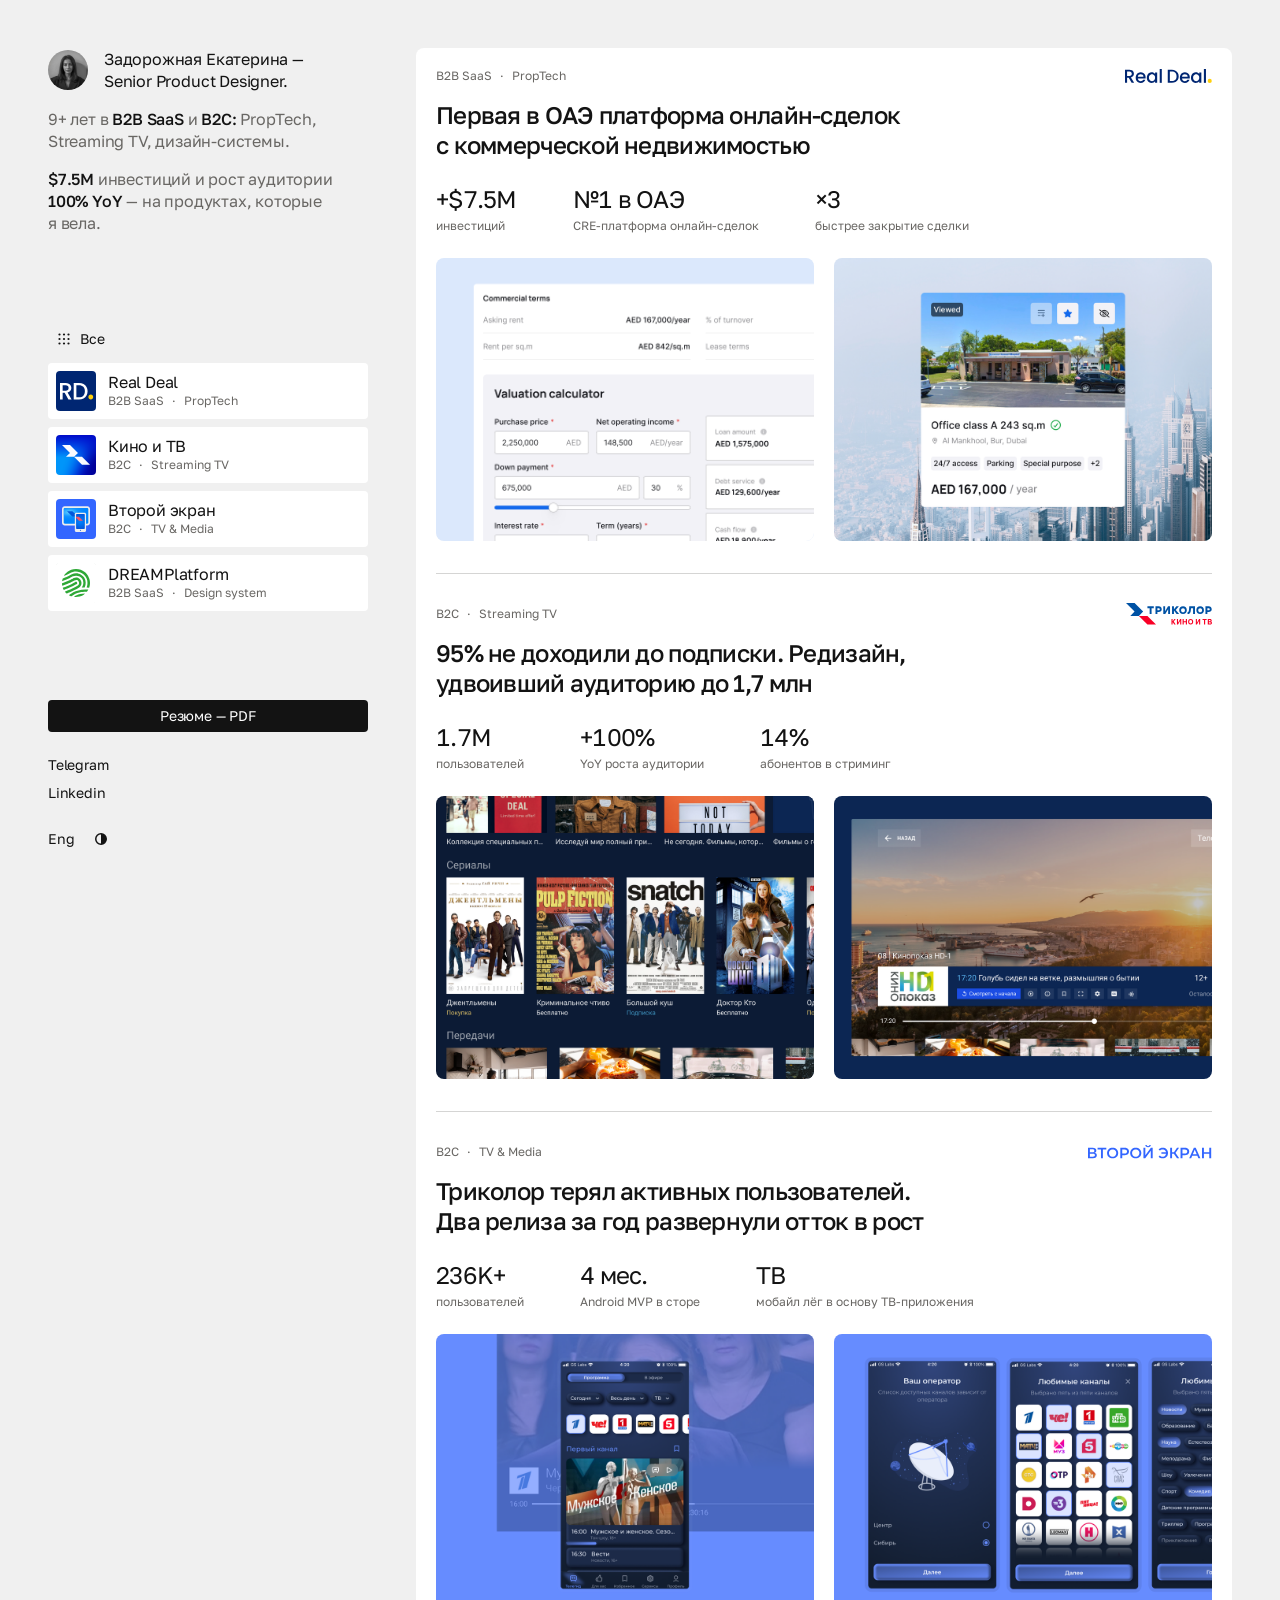
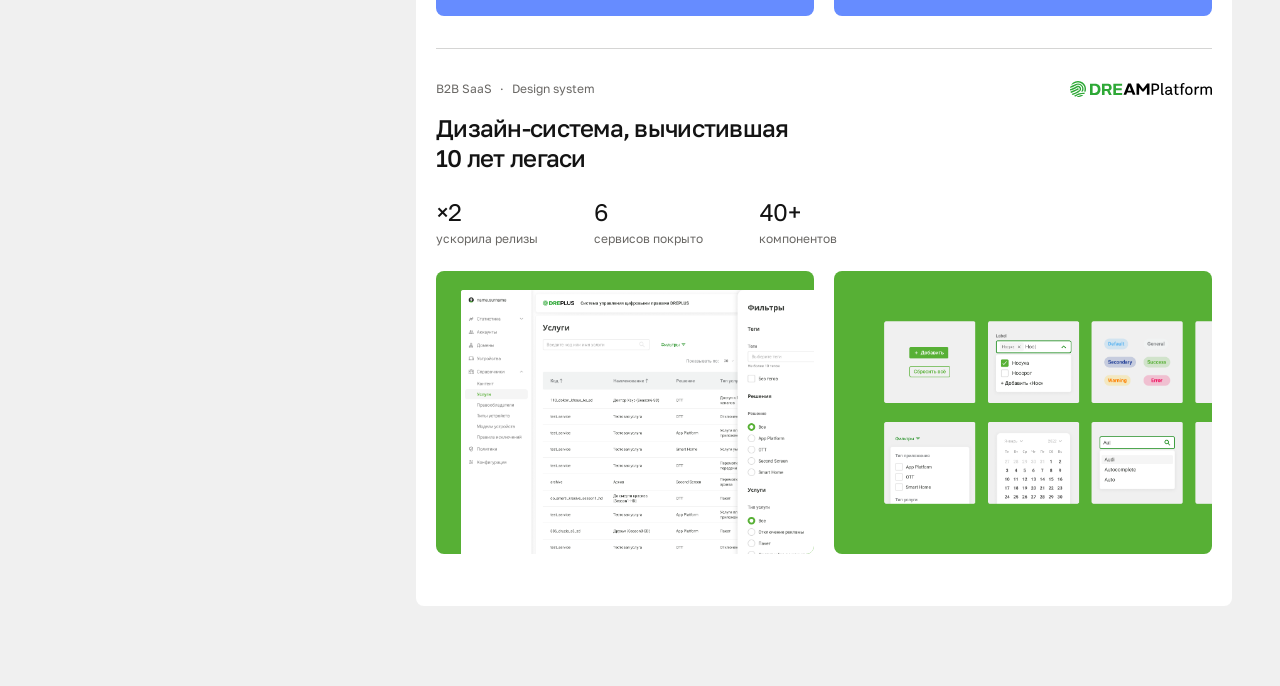
<file: index.html>
<!doctype html>
<html lang="ru">
<head>
<meta charset="utf-8">
<meta name="viewport" content="width=device-width, initial-scale=1">

<!-- <<HEAD>> -->
<title>Задорожная Екатерина — Senior Product Designer</title>
<meta name="description" content="Senior Product Designer, 9+ лет в B2B SaaS и B2C: PropTech, Streaming TV, дизайн-системы. $7.5M инвестиций и рост аудитории 100% YoY на продуктах, которые я вела.">
<link rel="canonical" href="https://codedesign.ru/">
<link rel="alternate" hreflang="ru" href="https://codedesign.ru/">
<link rel="alternate" hreflang="en" href="https://codedesign.ru/en/">
<link rel="alternate" hreflang="x-default" href="https://codedesign.ru/">

<meta property="og:type"         content="profile">
<meta property="og:url"          content="https://codedesign.ru/">
<meta property="og:title"        content="Задорожная Екатерина — Senior Product Designer">
<meta property="og:description"  content="9+ лет в B2B SaaS и B2C. Сложные интерфейсы, дизайн-системы, запуск продуктов с нуля. $7.5M на Демо + MVP, ×2 аудитории на редизайне.">
<meta property="og:image"        content="https://codedesign.ru/og/og.png">
<meta property="og:image:width"  content="1200">
<meta property="og:image:height" content="630">
<meta property="og:locale"       content="ru_RU">
<meta name="twitter:card"        content="summary_large_image">

<link rel="icon" href="/favicon.ico?v=3" sizes="any">
<link rel="apple-touch-icon" href="/apple-touch-icon.png?v=3">

<link rel="preconnect" href="https://fonts.googleapis.com">
<link rel="preconnect" href="https://fonts.gstatic.com" crossorigin>
<link rel="stylesheet" href="https://fonts.googleapis.com/css2?family=Golos+Text:wght@400;500&family=Literata:opsz,wght@7..72,400&display=swap">

<script>
(function(){try{var t=localStorage.getItem('theme');
if(t==='dark'||t==='light')document.documentElement.setAttribute('data-theme',t);}catch(e){}})();
</script>
<!-- <</HEAD>> -->

<style>
/* <<BASE>> */
/* ═══════════════════════════════════════════════════════════════
   ОБЩАЯ ОСНОВА ДВУХ СТРАНИЦ
   Вклеивается в index.html и realdeal.html скриптом build.py.
   Править её внутри самих страниц нельзя — перезапишется.

   Раскладка — с макетов 2026-10-12: колонка слева, белый лист справа
   (лента на главной, текст на странице кейса). Правки совета внесены
   поверх, каждая помечена в комментарии. Здесь только то, чем пользуются
   обе страницы; правила одной страницы лежат в её <style>.
   ═══════════════════════════════════════════════════════════════ */

:root{
  color-scheme: light;

  /* ИМЕНА: группа = свойство, которое токен задаёт;
     имя = значение (у примитивов) или роль (у семантики).
     Совпадают с переменными в Figma один в один — сверка макета
     с вёрсткой идёт по одному словарю. Подробно: спека-цвет.md. */

  /* ШКАЛА НЕЙТРАЛЬНЫХ, названа по воспринимаемой светлоте L*.
     Шкала расширяется вставкой без переименования соседей.
     neutral-6 и neutral-90 работают в обеих темах, меняясь ролями.
     Тёплая нота R ≥ G ≥ B на 8, 12, 22, 44, 63, 85;
     чистый серый на 6, 18, 78, 90, 95, 100. */

  /* примитивы светлой темы */
  --neutral-6:   #131313;   /* L*  5.9  текст, заливка кнопки          */
  --neutral-18:  #2C2C2C;   /* L* 18.0  кнопка в наведении             */
  --neutral-44:  #696764;   /* L* 43.7  вторичный и проза              */
  --neutral-85:  #D5D5D4;   /* L* 85.2  линейка                        */
  --neutral-90:  #E1E1E1;   /* L* 89.5  светлая: заглушка; тёмная: текст и светлая заливка */
  --neutral-95:  #F0F0F0;   /* L* 94.8  фон                            */
  --neutral-100: #FFFFFF;   /* L*100.0  лист, текст на кнопке          */

  /* примитивы тёмной темы (спека-цвет.md, 2026-10-21) */
  --neutral-8:   #1A1818;   /* L*  8.5  фон страницы                   */
  --neutral-12:  #20201E;   /* L* 12.2  подложка кадра                 */
  --neutral-22:  #343433;   /* L* 21.7  линейка                        */
  --neutral-63:  #999795;   /* L* 62.6  вторичный и проза              */
  --neutral-78:  #C0C0C0;   /* L* 77.7  заливка в наведении            */

  /* ЦВЕТА ПРОДУКТОВ — правка совета №4.
     Было: тёмно-синий, почти чёрно-синий, зелёный, голубой —
     три оттенка одного цвета из четырёх. При размытии
     различался только зелёный, то есть система работала
     на одном элементе из четырёх.

     Стало: четыре разных семейства, разведённые и по тону,
     и по светлоте — чтобы набор читался и в оттенках серого,
     и при дальтонизме, где цвет один не справляется.
     Светлота специально разная: 31 / 44 / 52 / 58.

     Одинаковы в обеих темах: это временные плашки под настоящие
     логотипы, которые от темы не зависят. В семантический слой
     не заводить — иначе их потянет развести по режимам. */
  --brand-realdeal:      #2F5AD9;   /* RealDeal      — синий,     L44 */
  --brand-kino-i-tv:     #B0308C;   /* Кино и ТВ     — маджента,  L52 */
  --brand-design-system: #14532D;   /* DREAMPlatform — зелёный,   L31 */
  --brand-second-screen: #DE5B1C;   /* Второй экран  — оранжевый, L58 */

  /* ПОЛЕ КАДРА С КАЛЬКУЛЯТОРОМ на главной — ТЗ вставки макетов, 2026-10-10:
     Accent/Info #1268EC на 15% поверх белого. Файл макета приходит
     с прозрачным полем, цвет даёт плашка. Один потребитель
     (.frame--field), от темы не зависит; в семантику не заводить. */
  --brand-realdeal-field: #DBE8FC;
  /* Сплошная подложка кадра с графиками на странице кейса — макет
     2026-10-10: Accent/Info #1268EC. Один потребитель (.shot__frame--accent). */
  --brand-realdeal-accent: #1268EC;
  /* Подложка кадров 16:9 на странице «Кино и ТВ» — тёмно-синий #0C2653,
     тон самого интерфейса ТВ-приложения (запрос автора 2026-10-12): поля
     вокруг кадров и шторок сливаются с экраном. Два потребителя
     (.shot__frame--navy, .cmpx), от темы не зависит; в семантику не заводить. */
  --brand-kino-i-tv-field: #0C2653;
  /* Подложка кадра «ленты» (kino_hero_lines) в карточке на главной — тот же
     синий, но темнее: #0C1B35 (запрос автора 2026-10-12). Один потребитель
     (.frame--navy-dark). */
  --brand-kino-i-tv-field-dark: #0C1B35;
  /* Подложка кадров DREAMPlatform — зелёный #57B035, акцентный цвет самой
     системы (запрос автора 2026-10-15). Сплошной: кадры главной
     (.frame--green) и DREPLUS на странице кейса (.shot__frame--green). От темы не зависит; в семантику
     не заводить. */
  --brand-design-system-field: #57B035;
  /* Подложки кадров «Второго экрана» (запрос автора 2026-10-20), сплошные,
     от темы не зависят; в семантику не заводить:
       -field      #668CFF — обложки (кейс и два кадра главной) и кадр тёмной темы;
       -field-soft #E9EEFB — светлые Android-экраны: MVP и «до» редизайна;
       -field-deep #3366FF — «после» редизайна и два кадра iOS-телегида. */
  --brand-second-screen-field: #668CFF;
  --brand-second-screen-field-soft: #E9EEFB;
  --brand-second-screen-field-deep: #3366FF;

  /* СЕМАНТИКА — десять ролей. Компонент обращается только к ним:
     примитив или литерал в правиле компонента не переключается темой.
     --text-primary и --bg-inverse сегодня совпадают по значению,
     но это два независимых решения: цвет текста и заливка кнопки.
     Наведение сдвигает заливку к середине шкалы: кнопка на 12
     пунктов L*, карточка на 2. */
  --text-primary:      var(--neutral-6);    /* заголовки, числа, активный якорь, выделение в прозе */
  --text-secondary:    var(--neutral-44);   /* проза, подписи, метастроки, шапки таблиц */
  --text-inverse:      var(--neutral-100);  /* текст на заливке --bg-inverse */
  --bg-page:           var(--neutral-95);   /* фон страницы */
  --bg-surface:        var(--neutral-100);  /* лист кейса, карточки кейсов в колонке */
  --bg-inverse:        var(--neutral-6);    /* заливка кнопки резюме */
  --bg-inverse-hover:  var(--neutral-18);   /* кнопка резюме при наведении */
  --bg-placeholder:    var(--neutral-90);   /* место под макет, аватар, чипы схемы пути */
  --border-default:    var(--neutral-85);   /* разделители, строки таблиц, рамка ленты */
  --shot-plate:        var(--neutral-95);   /* подложка кадра на странице кейса: в светлой совпадает с фоном, в тёмной нет */

  --sans: 'Golos Text', system-ui, -apple-system, 'Segoe UI', Roboto, sans-serif;
  --serif: 'Literata', Georgia, 'Times New Roman', serif;

  /* СКРУГЛЕНИЯ — четыре токена, все кратны четырём.
     Было восемь литералов (1, 3, 4, 6, 7, 8, 10, 50%): 3 против 4 —
     одно фокус-кольцо, 6 против 7 — соседние элементы с разницей
     в пиксель. Следы правок, а не решения.
     999px, а не 50%: на квадрате даёт круг, на узкой полосе —
     скруглённые торцы, и его можно хранить числом в Figma. */
  --radius-4:    4px;     /* марка 12×12, кольца :focus-visible */
  --radius-8:    8px;     /* кнопка, чип, skip-link, лист, кадры, врезка */
  --radius-full: 999px;   /* аватар, торцы рельса активного якоря */

  --width-cover: 760px;   /* полоса: обложка, метрики, макеты во всю ширину */
  /* Колонка прозы считается от знаков, а не от пикселей.
     Цель — 68–72 знака в строке. При Literata 16 это 570.
     (При Golos 16 то же правило давало 640 — поэтому при смене
     гарнитуры число пересчитывается, а не переносится.) */
  --width-prose: 640px;   /* было 570; макет кейса 2026-10-10 */
  --width-wide:  860px;   /* таблица и схема пути — по центру листа */
  --width-rail:  clamp(248px, 25vw, 360px);   /* левая колонка; резиновая (ТЗ адаптив 2026-10-10), 360 с 1440 */

  /* РИТМ СТРАНИЦЫ — четыре ступени, все кратны 16. Шкала закрыта.
     Внутренние поля компонентов ей не подчиняются и токенов
     не получают: токен с одним потребителем бесполезен. */
  --space-16: 16px;    /* 1×   между любыми соседними блоками */
  --space-24: 24px;    /* 1.5× после выноса и цитаты */
  --space-32: 32px;    /* 2×   до и после линейки между кейсами в ленте (2026-10-10) */
  --space-48: 48px;    /* 3×   внутри обложки и после лида */
  --space-64: 64px;    /* 4×   между разделами и между кейсами */

  /* ПОЛЯ СТРАНИЦЫ — плавные, а не ступенчатые.
     Модель снята с rafaelcespedes.com: там ширина контейнера —
     фиксированное число (800px), а всё, что вокруг, выведено
     из него через clamp(мин, доля, макс). Скачок поля с 30 на 16
     на пороге заметен глазом; clamp убирает сам скачок. */
  --page-gutter: clamp(16px, 3.75vw, 60px);   /* 60 с 1600 и шире (макет главной 2026-10-10) */
}

/* ═══ ТЁМНАЯ ТЕМА (включена 2026-10-21, спека-цвет.md) ═══
   Подобрана под светлую по отношениям, а не выведена зеркально: лист
   темнее фона (утоплен), текст на листе 14.21 вместо 18.58, проза
   6.38 вместо 5.64, шаг лист↔фон 1.05. Светлая — по умолчанию;
   системная настройка не учитывается (решение автора 2026-10-21), тёмная
   включается только кнопкой и запоминается. Скрипт
   переключателя — в parts/head.html (выбор до отрисовки) и в
   parts/rail_foot.html (кнопка). */
:root[data-theme="dark"]{
  --text-primary:      var(--neutral-90);
  --text-secondary:    var(--neutral-63);
  --text-inverse:      var(--neutral-6);
  --border-default:    var(--neutral-22);
  --bg-page:           var(--neutral-8);
  --bg-surface:        var(--neutral-6);
  --bg-placeholder:    var(--neutral-18);
  --bg-inverse:        var(--neutral-90);
  --bg-inverse-hover:  var(--neutral-78);
  --shot-plate:        var(--neutral-95);   /* решение автора 2026-10-21: как в светлой (#F0F0F0); в спеке neutral-12 */
  color-scheme: dark;
}
/* ВОРДМАРКИ В ТЁМНОЙ ТЕМЕ (2026-10-21): у RealDeal, Триколора и DREAMPlatform рядом
   со светлым файлом лежит белый *-dark.svg (RealDeal и DREAMPlatform — тёмные части
   белые, цветные остаются; Триколор — целиком белый). Переключает кнопка темы.
   Второй экран синий и остаётся как есть. */
.logo-dark{ display: none !important; }
:root[data-theme="dark"] .logo-light{ display: none !important; }
:root[data-theme="dark"] .logo-dark{ display: block !important; }
*{ box-sizing: border-box; }

body{
  margin: 0;
  background: var(--bg-page);
  color: var(--text-primary);
  font-family: var(--sans);
  font-size: 14px;
  line-height: 20px;   /* интерфейсная ступень; проза и заголовки задают свой */
  /* ТРЕКИНГА НА BODY НЕТ НАМЕРЕННО. -.012em здесь вычислялся от 14px
     в −0.168px и наследовался абсолютным числом: 18 элементов на 12px
     получали −1.4% там, где по правилу ноль. Трекинг задаётся
     на каждом элементе своим стилем, по наследству не приходит. */
  -webkit-font-smoothing: antialiased;
}

.app{
  /* Макет 2026-10-12 при 1600: поля 60, колонка 360, зазор 60, лист
     начинается с x=480. Зазор и верхнее поле плавные, как и поля
     страницы. */
  max-width: 1680px; margin: 0 auto;
  padding: max(24px, var(--page-gutter)) var(--page-gutter) 80px;
  display: grid; grid-template-columns: var(--width-rail) minmax(0,1fr);
  gap: 0 clamp(24px, 3.75vw, 60px);
  align-items: start;
}

.skip{
  position: absolute; left: -9999px; top: 0;
  background: var(--bg-inverse); color: var(--text-inverse);
  font-size: 14px; line-height: 16px; letter-spacing: -.012em;
  padding: 10px 16px; border-radius: var(--radius-8); z-index: 9; text-decoration: none;
}
.skip:focus{ left: 12px; top: 12px; }

/* ═══════════════════ ЛЕВАЯ КОЛОНКА ═══════════════════
   Порядок один на обеих страницах (макеты 2026-10-12):
     кто я  →  список кейсов (по центру)  →  резюме и контакты.
   Колонка липкая, занимает высоту экрана за вычетом полей; резюме
   и контакты прижаты к нижнему полю. Если контент выше экрана —
   прокрутка внутри колонки (см. сжатие по высоте в конце файла). */
.rail{
  position: sticky; top: max(24px, var(--page-gutter));
  height: calc(100vh - 2 * max(24px, var(--page-gutter)));
  height: calc(100dvh - 2 * max(24px, var(--page-gutter)));   /* 100vh на мобильных — не высота экрана */
  overflow-y: auto;
  display: flex; flex-direction: column; gap: 24px;
  padding: 0;   /* макеты 2026-10-12: аватар на верхнем поле страницы, контакты на нижнем */
  scrollbar-width: thin;
}

/* ── кто я ── */
/* Макеты 2026-10-12: на обеих страницах колонка одинакова — аватар слева,
   имя и роль справа 16/22 (вес 400), ниже серой строкой сфера и строка
   про инвестиции. Прежний вариант главной (аватар над именем 24/30) заменён. */
.me{
  display: grid; grid-template-columns: 40px minmax(0,1fr); gap: 0 16px;
  align-items: center; max-width: 320px;   /* ширина текста колонки по макету */
}
.me__ava{
  width: 40px; height: 40px; border-radius: var(--radius-full);
  background: var(--bg-placeholder); overflow: hidden;
  display: block;
}
.me__ava img{ width: 40px; height: 40px; display: block; object-fit: cover; }
.me__who{
  font-size: 16px; line-height: 22px; font-weight: 400; letter-spacing: -.012em;
  color: var(--text-primary); margin: 0;
}
.me__who a{ color: inherit; text-decoration: none; display: inline-block; transition: color .18s ease-out; }
/* наведение — цвет, без подчёркивания (2026-10-10) */
.me__who a:hover{ color: var(--text-secondary); }
/* Сфера и строка про инвестиции — 16/22, серым; акценты «B2B SaaS», «B2C:»,
   «$7.5M», «100% YoY» — вес 500 и чернила (правка 2026-10-10). */
.me__span, .me__sum{
  grid-column: 1 / -1; margin: 16px 0 0;
  font-size: 16px; line-height: 22px; font-weight: 400; letter-spacing: -.012em;
  color: var(--text-secondary);
}
.me__span b, .me__sum b{ font-weight: 500; color: var(--text-primary); }

/* ── действие (резюме) ──
   Правка совета №3 отменена, и вот почему.
   Совет исходил из холодного трафика: человек пришёл из поиска,
   у него нет твоих контактов, поэтому чёрное пятно обязано вести
   в переписку. Но портфолио уходит вместе с откликом — адресат
   уже может ответить одним нажатием в своей почте. Ему нужно
   не «написать», а быстро забрать резюме. Кнопка «Написать»
   при этом дублировала Telegram и LinkedIn внизу колонки.
   Поэтому чёрное пятно снова на резюме, а контакты внизу
   остаются единственным местом, где живут адреса. */
.act{ display: flex; flex-wrap: wrap; gap: 8px; max-width: 320px; }   /* ширина колонки текста, как у .me и списка кейсов */
/* кнопка стоит внизу колонки над контактами (макет 2026-10-12) */
.act a{
  display: inline-flex; align-items: center; gap: 6px;   /* зазор знака и слова — 6 везде */
  font-size: 14px; font-weight: 400; letter-spacing: -.012em; line-height: 16px;
  /* макет: высота 32 (8+16+8), радиус 4, поля по бокам 12, без значка */
  text-decoration: none; border-radius: var(--radius-4); padding: 8px 12px; min-height: 32px;
  transition: background .18s ease-out;
}
.act__cv{ background: var(--bg-inverse); color: var(--text-inverse); flex: 1 1 100%; justify-content: center; }   /* на всю ширину колонки, как интро */
.act__cv:hover{ background: var(--bg-inverse-hover); }
.act a:focus-visible{ outline: 2px solid var(--text-primary); outline-offset: 3px; }

/* ── низ: контакты ──
   Строки «Открыта к предложениям» нет: портфолио уходит вместе
   с откликом, и адресату это уже известно. Статус нужен сайту,
   который ищут сами; этот — приносят. */
/* Низ колонки (макеты 2026-10-12): кнопка резюме и контакты одной группой,
   прижатой к нижнему полю; список кейсов между «кто я» и этой группой
   стоит по центру (.rail .tree). */
.rail__foot{ display: grid; gap: 20px; }
/* ПЕРЕКЛЮЧАТЕЛЬ ТЕМЫ — внизу колонки под контактами (спека-цвет.md §6).
   Круг, залитый наполовину; в тёмной теме повёрнут на 180°. */
.prefs__theme{
  display: inline-flex; gap: 6px; align-items: center; width: fit-content; min-height: 26px; min-width: 26px;   /* без подписи цель касания не меньше 26×26 */
  padding: 0; border: 0; background: none; cursor: pointer; font: inherit;
  font-size: 14px; line-height: 16px; letter-spacing: -.012em;
  color: var(--text-primary); transition: color .18s ease-out;   /* как ссылки контактов: чернила, на наведение — приглушённый */
}
.prefs__theme:hover{ color: var(--text-secondary); }
.prefs__theme:focus-visible{ outline: 2px solid var(--text-primary); outline-offset: 3px; border-radius: var(--radius-4); }
.prefs__theme svg{ width: 12px; height: 12px; flex: none; transition: transform .18s ease-out; }
:root[data-theme="dark"] .prefs__theme svg{ transform: rotate(180deg); }
/* ЯЗЫК — «Eng» / «Рус» слева от темы, одной группой (.prefs). Ссылка на ту же страницу
   другой версии (/en/…). Начертание как у ссылок контактов. */
.prefs{ display: flex; align-items: center; gap: 20px; }
.prefs__lang{
  display: inline-flex; align-items: center; min-height: 26px;
  font-size: 14px; line-height: 16px; letter-spacing: -.012em;
  color: var(--text-primary); text-decoration: none; transition: color .18s ease-out;
}
.prefs__lang:hover{ color: var(--text-secondary); }
.prefs__lang:focus-visible{ outline: 2px solid var(--text-primary); outline-offset: 3px; border-radius: var(--radius-4); }
.hire{ display: grid; gap: 8px; }
.hire__links{ display: grid; gap: 2px; }
.hire__links a{
  font-size: 14px; line-height: 16px; letter-spacing: -.012em;   /* 14/16 (стиль «Link») по просьбе автора 2026-10-20; 2026-10-11 было 16/22 */
  color: var(--text-primary); text-decoration: none;
  display: inline-flex; gap: 6px; align-items: center; width: fit-content;
  min-height: 26px;
}
.hire__links a{ transition: color .18s ease-out; }
/* наведение — цвет, без подчёркивания (2026-10-11): чернила → приглушённый тон */
.hire__links a:hover{ color: var(--text-secondary); }
.hire__links a:focus-visible{ outline: 2px solid var(--text-primary); outline-offset: 3px; border-radius: var(--radius-4); }

/* перенос строки только на телефоне: переносы интро — как на макете iPhone 17 */
.br-m{ display: none; }

/* неразрывное сочетание в заголовках: «онлайн-сделок» не рвётся по дефису */
.nw{ white-space: nowrap; }
/* ЗНАК КЕЙСА В КОЛОНКЕ — квадрат из SVG (в колонке различить четыре кейса
   нужно до чтения, поэтому он крупный); цвет плашки остаётся запасным,
   пока файл не загрузился. Вордмарк на главной — `.mark` в index.html. */
.logo{
  width: 40px; height: 40px; border-radius: var(--radius-4); flex: none;   /* радиус 4 — макет 2026-10-10, было 12 */
  background: var(--brand, var(--bg-inverse)) var(--sign, none) center / cover no-repeat;
}

[data-brand="design-system"]{ --brand: var(--brand-design-system); --sign: url("/img/logo/DRM.svg"); }
[data-brand="realdeal"]{ --brand: var(--brand-realdeal); --sign: url("/img/logo/RD.svg"); }
[data-brand="kino-i-tv"]{ --brand: var(--brand-kino-i-tv); --sign: url("/img/logo/Cinema.svg"); }
[data-brand="second-screen"]{ --brand: var(--brand-second-screen); --sign: url("/img/logo/SS.svg"); }
[data-brand="smart-home"]{ --brand: var(--bg-placeholder); --sign: url("/img/logo/SH.svg"); }

/* ═══ СПИСОК КЕЙСОВ В КОЛОНКЕ (обе страницы) ═══
   ОДНО СОСТОЯНИЕ — ОДНА ПОДЛОЖКА (решение автора 2026-10-12).
   Карточки кейса и плашка «Все» в покое белые (--bg-surface). При наведении
   и у текущего пункта подложка — тон страницы (--bg-page, #F0F0F0): карточка
   «уходит» в фон. Цвет текста не меняется. Так «где я сейчас» и «куда
   нажму» читаются одним сигналом — подложкой, а не цветом строки. */
.tree{ display: grid; gap: 8px; }
/* «Все» — первый пункт списка (макеты 2026-10-12). Белая плашка; при наведении
   и на главной, где это текущая страница, — тон страницы. Как карточки кейсов. */
.all{
  display: inline-flex; align-items: center; gap: 10px; width: fit-content;
  min-height: 32px; padding: 0 9px 0 10px; border-radius: var(--radius-4);
  font-size: 14px; line-height: 16px; letter-spacing: -.012em;
  color: var(--text-primary); text-decoration: none;
  background: var(--bg-surface);
  transition: background .18s ease-out;
}
a.all:hover, .all[aria-current="page"]{ background: var(--bg-page); }
a.all:focus-visible{ outline: 2px solid var(--text-primary); outline-offset: 3px; }
.all svg{ width: 12px; height: 12px; flex: none; }

/* свёрнутые — карточки */
.row--flat{
  display: block; text-decoration: none;
  background: var(--bg-surface); border-radius: var(--radius-4); padding: 8px;   /* макет 2026-10-10: радиус 4, карточка 56 */
  transition: background .18s ease-out;
}
/* Четвёртый кейс «Умный дом» — в работе: та же карточка без ссылки,
   весь блок на 30% (макет 2026-10-10). Нажимать не на что. */
.row--soon{ opacity: .3; cursor: default; }
/* разделитель в строках «роль · сфера» — шире пробела, как на макете */
.sep{ margin: 0 5px; }

/* шапка строки: знак 40 слева, имя и сфера столбиком справа */
.row__id{
  display: grid; grid-template-columns: 40px minmax(0,1fr);
  align-items: center; gap: 12px;
}
.row__name{
  font-size: 16px; font-weight: 400; line-height: 18px;
  letter-spacing: -.012em; color: var(--text-primary);
}
.row--flat{ color: var(--text-primary); }
/* наведение на карточку — подложка в тон страницы (2026-10-12), текст не
   меняется. «В работе» не нажимается — подложка остаётся белой. */
.row--flat:hover{ background: var(--bg-page); }
.row--soon:hover{ background: var(--bg-surface); }
.row--flat:focus-visible{ outline: 2px solid var(--text-primary); outline-offset: 3px; }
.row em{
  display: block; font-style: normal; font-size: 12px; line-height: 16px;
  letter-spacing: 0; color: var(--text-secondary);
}

/* ═══ МЕТРИКИ — один компонент на обе страницы ═══ */
.metrics{
  display: flex; flex-wrap: wrap; gap: 16px 56px;
  margin: 0; padding: 0; list-style: none;
}
.metrics div{ display: grid; gap: 4px; min-width: 0; }
.metrics dt{
  font-size: 24px; font-weight: 400; line-height: 30px;
  letter-spacing: -.03em; color: var(--text-primary);
  font-variant-numeric: tabular-nums; white-space: nowrap;
}
.metrics dd{
  margin: 0; font-size: 12px; line-height: 16px; color: var(--text-secondary); letter-spacing: 0;
}

/* СПИСОК КЕЙСОВ — по центру между «кто я» и низом колонки, карточки до 320
   (на обеих страницах, макеты 2026-10-12). */
.rail .tree{ margin: auto -3px; padding: 3px; max-width: 326px; }
/* Интро и резюме с контактами не прячутся ни на какой высоте экрана:
   если колонка не помещается, прокручивается список кейсов между ними.
   Поля 3px — чтобы рамка фокуса карточек не обрезалась. */
@media (min-width: 801px){
  .rail .tree{ min-height: 0; overflow-y: auto; scrollbar-width: thin; }
}
/* «Умный дом» — карточка без ссылки; на невысоком экране она только отнимает
   место у настоящих кейсов и выглядит обрезанной, поэтому здесь её нет. */
@media (min-width: 801px) and (max-height: 940px){
  .rail .row--soon{ display: none; }
}

/* ПОРОГ СХЛОПЫВАНИЯ — 800 (ТЗ адаптив 2026-10-10; прежний 1140 заменён).
   Колонка резиновая, clamp(248, 25vw, 360), и отдаёт пиксели вместе
   с листом, поэтому сворачивать её раньше 800 незачем: ниже 800
   колонка оставляла бы листу меньше, чем он получает без неё.
   Четыре режима: 1141+ — колонка полная; 801–960 — сжатая;
   800 и ниже — шапка с меню, на главной под ней «кто я» с резюме. */
@media (min-width: 801px) and (max-width: 960px){
  :root{ --width-rail: clamp(200px, 22vw, 248px); }
  .app{ gap: 0 24px; }
  .rail .row__id em{ display: none; }   /* подзаголовки кейсов не влезают */
}
/* Колонка уже ~260 (до 1040): имя с ролью рядом с аватаром ломалось на 3–4 строки.
   Здесь аватар над именем, текст на всю ширину колонки. */
@media (min-width: 801px) and (max-width: 1040px){
  .me{ grid-template-columns: 1fr; }
  .me__ava{ margin-bottom: 16px; }
  .me__who{ grid-column: 1 / -1; }
}
@media (max-width: 800px){
  .app{ grid-template-columns: 1fr; gap: 24px; padding-top: 0; }
  /* Ниже 800 колонка сворачивается в «кто я» под липкой шапкой (.mbar):
     только на главной. На странице кейса её нет — имя и роль не повторяются
     над каждым кейсом, а кейсы, резюме и контакты лежат в меню (макеты
     iPhone 17, 2026-10-23). */
  .rail{ position: relative; top: auto; height: auto; max-height: none; overflow: visible;
         gap: 0; max-width: 760px; }
  .app--case .rail{ display: none; }
  .rail .tree, .rail .hire, .me__ava{ display: none; }   /* аватар живёт в шапке */
  /* ширина текста фиксирована (макет: 393 минус поля 16), переносы — по макету */
  .me{ grid-template-columns: 1fr; max-width: 361px; }
  .br-m{ display: inline; }
  .me__who{ grid-column: 1 / -1; }
  /* резюме слева, переключатель темы справа — одной строкой */
  .rail__foot{ display: flex; align-items: center; justify-content: space-between;
               gap: 16px; margin-top: 24px; }
  .rail__foot .act{ flex: none; max-width: none; }
  .rail__foot .act__cv{ flex: none; }
  /* переключатель темы — квадрат 32, как кнопки шапки */
  .prefs__theme{ width: 32px; height: 32px; min-width: 32px; min-height: 32px;
                 justify-content: center; border-radius: var(--radius-4);
                 background: var(--bg-placeholder); color: var(--text-primary); }
  .prefs__theme svg{ width: 14px; height: 14px; }
  /* язык — плашка той же высоты, слева от переключателя темы */
  .prefs{ gap: 8px; }
  .prefs__lang{ height: 32px; min-height: 32px; padding: 0 12px; justify-content: center;
                border-radius: var(--radius-4); background: var(--bg-placeholder); }
}

/* ШАПКА И МЕНЮ ТЕЛЕФОНА — 800 и ниже (макеты iPhone 17, 2026-10-23).
   Шапка липкая и всегда на экране: аватар слева, справа «CV» и меню.
   Меню — экран поверх страницы: кейсы карточками, резюме, контакты.
   В открытом меню в шапке остаётся одна кнопка (значок меняется). */
.mbar, .menu{ display: none; }
@media (max-width: 800px){
  .mbar{
    position: sticky; top: 0; z-index: 60; height: 72px;
    display: flex; align-items: center; justify-content: space-between;
    padding: 0 max(16px, var(--page-gutter)); background: var(--bg-page);
  }
  .mbar__ava{ display: block; width: 40px; height: 40px; border-radius: var(--radius-full);
              overflow: hidden; background: var(--bg-placeholder); }
  .mbar__ava img{ display: block; width: 40px; height: 40px; object-fit: cover; }
  .mbar__btns{ display: flex; gap: 8px; }
  .mbar__btn{
    box-sizing: border-box; width: 32px; height: 32px; padding: 0; border: 0;
    display: inline-flex; align-items: center; justify-content: center;
    border-radius: var(--radius-4); background: var(--bg-placeholder);
    color: var(--text-primary); font: inherit; font-size: 14px; line-height: 16px;
    letter-spacing: -.012em; text-decoration: none; cursor: pointer;
    transition: background .18s ease-out;
  }
  .mbar__btn:focus-visible{ outline: 2px solid var(--text-primary); outline-offset: 3px; }
  .mbar__btn svg{ width: 16px; height: 16px; }
  .mbar__menu .i-close{ display: none; }
  html.menu-open .mbar__menu .i-open{ display: none; }
  html.menu-open .mbar__menu .i-close{ display: block; }
  html.menu-open .mbar__ava, html.menu-open .mbar__cv{ visibility: hidden; }
  /* шапка 72, а кнопка меню кончается на 48: фон снимаем, чтобы первая карточка (отступ 62) не пряталась под ним */
  html.menu-open .mbar{ background: transparent; pointer-events: none; }
  html.menu-open .mbar__menu{ pointer-events: auto; }

  /* Меню — панель по высоте содержимого сверху, а не экран целиком:
     страница под ней видна, размыта и чуть осветлена. Нажатие мимо панели
     закрывает меню. */
  .menu{
    position: fixed; inset: 0; z-index: 59;
    background: color-mix(in srgb, var(--bg-page) 35%, transparent);
    backdrop-filter: blur(8px); -webkit-backdrop-filter: blur(8px);
  }
  .menu__panel{
    box-sizing: border-box; max-height: 100%; overflow-y: auto; overscroll-behavior: contain;
    display: flex; flex-direction: column;
    padding: 62px max(16px, var(--page-gutter)) 24px; background: var(--bg-page);
    border-radius: 0 0 var(--radius-8) var(--radius-8);
    box-shadow: 0 8px 24px rgba(0,0,0,.08);
  }
  html.menu-open{ overflow: hidden; }
  html.menu-open .menu{ display: block; animation: menu-in .18s ease-out; }
  @keyframes menu-in{ from{ opacity: 0; } to{ opacity: 1; } }
  .menu .tree{ gap: 8px; max-width: none; }
  .menu .logo{ width: 36px; height: 36px; }
  .menu .row__id{ grid-template-columns: 36px minmax(0,1fr); }
  /* текущий кейс — «в фоне страницы», как в колонке на десктопе */
  .menu .row--flat[aria-current="page"]{ background: transparent; }
  .menu__foot{ display: grid; gap: 24px; margin-top: 36px; }
  .menu .act{ max-width: none; }
  .menu .hire__links{ gap: 0; }
  .menu .hire__links a{ min-height: 32px; }
}
/* ТЕЛЕФОН — 480.
   Лист идёт во всю ширину экрана: поля страницы съедали 32px
   из 390, то есть десятую часть строки. Замер: с полями проза
   держит 38 знаков, без них — 44. Норма строки на телефоне
   35–45 знаков, и 38 — её нижний край.
   Приём снят с oimachi: на 390 у них боковое поле 7.2px. */
@media (max-width: 480px){
  .app{ padding-inline: 0; }
  /* поля страницы сняты ради ширины строки в листе — значит
     колонка обязана держать своё поле сама, иначе её карточки
     и контакты упираются в край экрана */
  .rail{ padding-inline: 16px; }
  /* метрики сеткой 2×2: три во flex-wrap ложились «две и одна» (ТЗ адаптив) */
  .metrics{ display: grid; grid-template-columns: repeat(2, minmax(0,1fr)); gap: 14px 20px; }
  .metrics dt{ white-space: normal; }   /* английские значения («#1 in the UAE») длиннее русских и в колонке 2×2 на 320 не помещались */
  /* Кегль метрики здесь не трогается: в ленте он изначально 24,
     а в кейсе спустился до 24 ещё на пороге 768. Правило, которое
     стояло на этом месте, ничего не меняло — осталось от прежней
     шкалы, где метрика была 28. */
}
/* КОЛОНКА ПО ВЫСОТЕ ЭКРАНА (2026-10-12). Макет рассчитан на экран ≈1084:
   «кто я» с интро, список кейсов (на странице кейса с якорями) и резюме
   с контактами занимают 680–760. Ниже колонка не помещается, и резюме
   с контактами уезжают за край — это главное действие, его не прячем.
   Поэтому сначала уходит строка про инвестиции, потом сфера; замер:
   главная помещается с 805, кейс — с 880 (со строкой сферы). */
/* порог по высоте — только с 801: ниже колонка уже не липкая */
@media (min-width: 801px) and (max-height: 720px){
  .rail{ gap: 18px; }   /* колонка плотнее: прокрутка внутри нужна реже */
  .rail__foot{ gap: 16px; }
  .row--flat{ padding-block: 4px; }   /* карточка 48 вместо 56 */
}
@media (prefers-reduced-motion: reduce){ *{ transition: none !important; animation: none !important; } }
/* <</BASE>> */

/* ═══════════════════════════════════════════════════════════════
   ТОЛЬКО ГЛАВНАЯ — то, чего нет на странице кейса
   Вордмарк продукта, плашки макетов, конец ленты. Общее лежит в BASE.
   ═══════════════════════════════════════════════════════════════ */

/* ВОРДМАРК ПРОДУКТА в метастроке кейса. Размер идёт от работы знака:
   рядом стоит заголовок-результат, различение делает он, а знак только
   отвечает на вопрос «что за продукт», поэтому мелкий. <img> внутри .mark,
   имя продукта — в alt; ширина по пропорции файла, высота — атрибутом.
   Высоты как в макете 2026-10-12: RealDeal 14, Триколор 16, DREAMPlatform 24
   (у файла поля, видимый знак ≈17), Второй экран 14. */
.mark{
  display: inline-flex; align-items: center; gap: 8px;
  font-size: 12px; line-height: 16px; font-weight: 400; letter-spacing: 0; color: var(--text-primary);
}
.mark img{ display: block; width: auto; }


/* ПЛАШКИ МАКЕТОВ. Пропорция плашки — из файла, инлайном на элементе. */
.frame{
  background: var(--bg-placeholder); border-radius: var(--radius-8); width: 100%;
  aspect-ratio: 16/9;          /* CLS = 0 ещё до загрузки картинки */
  min-width: 0;                /* width:100% + aspect-ratio внутри fr-колонки иначе даёт круговое вычисление ширины */
  overflow: hidden;
}
/* Поле макета — подложка плашки, которую даёт страница (файл приходит
   с прозрачным полем). */
.frame--field{ background: var(--brand-realdeal-field); }
/* подложка кадров Кино и ТВ — тёмно-синяя, как на макете главной 2026-10-12 и у кадров 16:9 на странице кейса */
.frame--navy{ background: var(--brand-kino-i-tv-field); }
.frame--navy-dark{ background: var(--brand-kino-i-tv-field-dark); }   /* кадр с лентами: #0C1B35 */
/* подложка кадров DREAMPlatform — сплошной #57B035 (запрос автора 2026-10-15) */
.frame--green{ background: var(--brand-design-system-field); }
/* подложка кадров «Второго экрана» на главной — #668CFF (запрос автора 2026-10-20) */
.frame--ss{ background: var(--brand-second-screen-field); }
/* Макет во всю плашку: ни поля, ни тени, ни своего радиуса, ни кадрирования.
   fill, а не contain/cover: пропорция плашки уже равна пропорции файла,
   а contain оставил бы щель в полпикселя по краю.
   WebP с запасным PNG: <picture> заполняет плашку, как сам <img>. */
.frame picture{ display: block; width: 100%; height: 100%; }
.frame img{ display: block; width: 100%; height: 100%; object-fit: fill; }

/* КОНЕЦ ЛЕНТЫ — контакты, только там, где колонка не липкая (≤800).
   На десктопе контакты всё время на экране, и повтор был бы шумом. */
.end{ display: none; }
@media (max-width: 800px){
  .end{
    display: block;
    border-top: 1px solid var(--border-default);
    padding-top: var(--space-64);
  }
  .end .hire__links{ display: flex; flex-wrap: wrap; gap: 8px 32px; }
}


/* ═══════════════════════════════════════════════════════════════
   ГЛАВНАЯ — раскладка с макета

   Лента кейсов, каждый разделён линейкой. В метастроке слева
   роль и сфера, справа — логотип продукта с его именем.
   Дальше заголовок-результат, три метрики, макеты.
   ═══════════════════════════════════════════════════════════════ */

/* ЛИСТ ЛЕНТЫ (макет 2026-10-12): лента лежит на белом листе, как текст
   кейса на внутренней странице, — поля 20. Линейки между колонкой
   и лентой больше нет: край даёт сам лист. Нижнее поле — 20 листа
   плюс 32 последнего кейса. */
.feed{
  display: grid; gap: 0;
  background: var(--bg-surface); border-radius: var(--radius-8);
  padding: 20px;
}
/* ТЕЛЕФОН. Ниже 480 страница снимает поля ради ширины строки —
   это правило писалось для листа кейса, где идёт проза. В ленте
   прозы нет, и лента осталась без поля: заголовок и метрики
   упирались в край экрана, пока колонка своё поле себе вернула.
   Лента возвращает его тем же числом. */
@media (max-width: 480px){
  .feed{ border-radius: 0; padding: 24px 16px 40px; }
}
/* лента кончается тем же разделителем, что делит кейсы */
.case{ padding: 0 0 var(--space-32); }
.case + .case{ border-top: 1px solid var(--border-default); padding-top: var(--space-32); }

/* метастрока: роль и сфера слева, логотип справа.
   Сетка, а не флекс: на узком экране левая часть переносится,
   а логотип остаётся прижатым к правому краю. */
.case__head{
  display: grid; grid-template-columns: minmax(0,1fr) auto;
  align-items: center; gap: 6px 16px; margin: 0 0 var(--space-16);   /* center, а не baseline: знак по центру строки, как на макете 2026-10-12 */
}
.case__role{
  margin: 0; font-size: 12px; line-height: 16px; color: var(--text-secondary); letter-spacing: 0;
}
/* У файла DREAMPlatform поля по 3–4 сверху и снизу (видимый знак ≈ 17 при 24):
   без этого строка метастроки выше макета на 8 (макет 2026-10-12). */
.mark[data-brand="design-system"] img{ margin-block: -4px; }
/* Знак Триколора двустрочный (слово + «КИНО И ТВ»), поэтому при ширине
   86 — как у вордмарка RealDeal (87) — он выше строки на 6: те же
   3 сверху и снизу уходят в отрицательный отступ, строка остаётся 16. */
.mark[data-brand="kino-i-tv"] img{ margin-block: -3px; }

.case__title{
  margin: 0 0 var(--space-24); max-width: 520px;   /* 2026-10-10: ширина заголовка по макету главной */
  /* 24, а не 34: в ленте четыре заголовка подряд. Замер — на 24
     каждый влезает в одну строку (120px на все четыре), на 32 они
     занимали две (288px). Кегль идёт от плотности контекста:
     в списке тише, на своей странице громче. */
  font-size: 24px; font-weight: 500; line-height: 30px;
  letter-spacing: -.03em; text-wrap: balance;
}
.case__title a{ color: var(--text-primary); text-decoration: none; }
.case__shots{ display: block; color: inherit; text-decoration: none; }
/* Наведение на заголовок или макеты кейса (2026-10-11): цвет заголовка не
   меняется, вместо этого у курсора облачко «Подробнее о …» — текст берётся
   из data-tip ссылки. Рука — от самой ссылки. Облачко ведёт скрипт ниже
   и только там, где есть наведение (мышь, тачпад). */
.tip{
  position: fixed; left: 0; top: 0; z-index: 70; pointer-events: none;
  opacity: 0; transform: translate3d(-200px, -200px, 0);
  padding: 6px 10px; border-radius: var(--radius-8);
  background: var(--bg-surface); color: var(--text-primary);
  font-size: 14px; line-height: 16px; letter-spacing: -.012em; white-space: nowrap;
  transition: opacity .12s ease-out;
}
.tip.is-on{ opacity: 1; }
@media (hover: none){ .tip{ display: none; } }
.case__title a:focus-visible{ outline: 2px solid var(--text-primary); outline-offset: 3px; border-radius: var(--radius-4); }

/* ПОДПИСЬ МЕТРИКИ ПЕРЕНОСИТСЯ, А НЕ РАСТЯГИВАЕТ РЯД.
   Лента набрана флексом, и длинная подпись раздувала ячейку
   до 383px — на 1200 ряд рвался на две строки, и три метрики
   переставали читаться как три. На внутренней странице это
   уже решено сеткой; здесь ту же работу делает потолок ширины. */
.case .metrics{ margin-bottom: var(--space-24); }
.case .metrics div{ max-width: 240px; }

/* макеты: пара кадров, зазор 20 (запрос автора 2026-10-16) */
.feed > *{ min-width: 0; }
.shots__pair{ display: grid; grid-template-columns: 1fr 1fr; gap: 20px; }

/* заголовок ленты и метрика уже на 24 — спускать нечего,
   на пороге меняется только плотность блока */
@media (max-width: 768px){
  .case .metrics{ gap: 20px 32px; }
}
/* [ИЗМЕНЕНО 2026-10-12] В ленте на 620 и ниже пара скрывалась — оставалась
   одна обложка на кейс (ТЗ адаптив 2026-10-10). Обложки в ленте больше нет,
   пара — единственное, что показывает кейс, поэтому теперь она встаёт
   в один столбец. ДОЛЖНО СТОЯТЬ ПОСЛЕДНИМ в таблице стилей:
   .shots__pair объявлен с display:grid выше, и медиазапрос, поставленный
   до него, проиграл бы по порядку каскада. */
@media (max-width: 620px){
  .shots__pair{ grid-template-columns: minmax(0,1fr); gap: 20px; }
}
</style>
</head>

<body>

<a class="skip" href="#feed">К кейсам</a>

<!-- <<MBAR>> -->
<header class="mbar">
  <a class="mbar__ava" href="/" aria-label="На главную"><img src="/img/avatar-120.jpg" width="40" height="40" alt=""></a>
  <div class="mbar__btns">
    <a class="mbar__btn mbar__cv" href="https://codedesign.ru/%D0%97%D0%B0%D0%B4%D0%BE%D1%80%D0%BE%D0%B6%D0%BD%D0%B0%D1%8F_%D0%95%D0%BA%D0%B0%D1%82%D0%B5%D1%80%D0%B8%D0%BD%D0%B0_Product_Designer.pdf" target="_blank" rel="noopener" aria-label="Резюме, PDF">CV</a>
    <button class="mbar__btn mbar__menu" type="button" aria-expanded="false" aria-controls="menu" aria-label="Меню">
      <svg class="i-open" viewBox="0 0 16 16" aria-hidden="true" fill="none" stroke="currentColor" stroke-width="1.5"><path d="M2 4h12M2 8h12M2 12h12"/></svg>
      <svg class="i-close" viewBox="0 0 16 16" aria-hidden="true" fill="none" stroke="currentColor" stroke-width="1.5"><path d="M4 2v12M8 2v12M12 2v12"/></svg>
    </button>
  </div>
</header>
<script>
(function(){
  var root = document.documentElement, btn = document.querySelector('.mbar__menu');
  if (!btn) return;
  function set(open){
    root.classList.toggle('menu-open', open);
    btn.setAttribute('aria-expanded', open ? 'true' : 'false');
    btn.setAttribute('aria-label', open ? 'Закрыть меню' : 'Меню');
  }
  btn.addEventListener('click', function(){ set(!root.classList.contains('menu-open')); });
  /* меню в разметке ниже скрипта — слушаем на документе: нажатие мимо панели закрывает */
  document.addEventListener('click', function(e){ if (e.target.id === 'menu') set(false); });
  document.addEventListener('keydown', function(e){ if (e.key === 'Escape') set(false); });
  window.matchMedia('(min-width: 801px)').addEventListener('change', function(e){ if (e.matches) set(false); });
})();
</script>
<!-- <</MBAR>> -->
<!-- <<MENU>> -->
<div class="menu menu--home" id="menu">
  <nav class="menu__panel" aria-label="Меню">
    <div class="tree">
      <a class="row row--flat" href="/realdeal" data-brand="realdeal"><span class="row__id"><span class="logo" aria-hidden="true"></span><span><span class="row__name">Real Deal</span><em>B2B SaaS <span class="sep">·</span> PropTech</em></span></span></a>
      <a class="row row--flat" href="/kino-i-tv" data-brand="kino-i-tv"><span class="row__id"><span class="logo" aria-hidden="true"></span><span><span class="row__name">Кино и ТВ</span><em>B2C <span class="sep">·</span> Streaming TV</em></span></span></a>
      <a class="row row--flat" href="/second-screen" data-brand="second-screen"><span class="row__id"><span class="logo" aria-hidden="true"></span><span><span class="row__name">Второй экран</span><em>B2C <span class="sep">·</span> TV &amp; Media</em></span></span></a>
      <a class="row row--flat" href="/design-system" data-brand="design-system"><span class="row__id"><span class="logo" aria-hidden="true"></span><span><span class="row__name">DREAMPlatform</span><em>B2B SaaS <span class="sep">·</span> Design system</em></span></span></a>
    </div>
    <div class="menu__foot">
      <div class="act">
        <a class="act__cv" href="https://codedesign.ru/%D0%97%D0%B0%D0%B4%D0%BE%D1%80%D0%BE%D0%B6%D0%BD%D0%B0%D1%8F_%D0%95%D0%BA%D0%B0%D1%82%D0%B5%D1%80%D0%B8%D0%BD%D0%B0_Product_Designer.pdf" target="_blank" rel="noopener">Резюме — PDF</a>
      </div>
      <div class="hire">
        <div class="hire__links">
          <a href="https://t.me/zador_ka" target="_blank" rel="noopener">Telegram</a>
          <a href="https://www.linkedin.com/in/zadorozhnayaekaterina/" target="_blank" rel="noopener">Linkedin</a>
          <a href="/en/" hreflang="en" lang="en" aria-label="English version">Eng</a>
        </div>
      </div>
      </div>
  </nav>
</div>
<!-- <</MENU>> -->

<div class="app">

  <aside class="rail">
<!-- <<RAIL_HEAD>> -->
    <!-- КТО Я — одинаково на главной и внутренней (макеты 2026-10-12) -->
    <div class="me">
      <span class="me__ava" aria-hidden="true"><img src="/img/avatar-120.jpg" width="40" height="40" alt=""></span>
      <p class="me__who">Задорожная Екатерина —<br>Senior Product Designer.</p>
      <p class="me__span">9+ лет в <b>B2B&nbsp;SaaS</b> и <b>B2C:</b> PropTech, <br class="br-m">Streaming&nbsp;TV, дизайн-системы.</p>
      <p class="me__sum"><b>$7.5M</b> инвестиций и рост аудитории <br class="br-m"><b>100%&nbsp;YoY</b> — на продуктах, которые я&nbsp;вела.</p>
    </div>
<!-- <</RAIL_HEAD>> -->

    <!-- КЕЙСЫ — с 2026-10-12 список есть и на главной: «Все» текущий. -->
<!-- <<CASE_TREE>> -->
    <nav class="tree" aria-label="Кейсы">
      <span class="all" aria-current="page"><svg viewBox="0 0 12 12" aria-hidden="true" fill="currentColor"><circle cx="1.5" cy="1.5" r="1.1"/><circle cx="6" cy="1.5" r="1.1"/><circle cx="10.5" cy="1.5" r="1.1"/><circle cx="1.5" cy="6" r="1.1"/><circle cx="6" cy="6" r="1.1"/><circle cx="10.5" cy="6" r="1.1"/><circle cx="1.5" cy="10.5" r="1.1"/><circle cx="6" cy="10.5" r="1.1"/><circle cx="10.5" cy="10.5" r="1.1"/></svg>Все</span>
      <a class="row row--flat" href="/realdeal" data-brand="realdeal"><span class="row__id"><span class="logo" aria-hidden="true"></span><span><span class="row__name">Real Deal</span><em>B2B SaaS <span class="sep">·</span> PropTech</em></span></span></a>
      <a class="row row--flat" href="/kino-i-tv" data-brand="kino-i-tv"><span class="row__id"><span class="logo" aria-hidden="true"></span><span><span class="row__name">Кино и ТВ</span><em>B2C <span class="sep">·</span> Streaming TV</em></span></span></a>
      <a class="row row--flat" href="/second-screen" data-brand="second-screen"><span class="row__id"><span class="logo" aria-hidden="true"></span><span><span class="row__name">Второй экран</span><em>B2C <span class="sep">·</span> TV &amp; Media</em></span></span></a>
      <a class="row row--flat" href="/design-system" data-brand="design-system"><span class="row__id"><span class="logo" aria-hidden="true"></span><span><span class="row__name">DREAMPlatform</span><em>B2B SaaS <span class="sep">·</span> Design system</em></span></span></a>
      <div class="row row--flat row--soon" data-brand="smart-home" aria-disabled="true"><span class="row__id"><span class="logo" aria-hidden="true"></span><span><span class="row__name">Умный дом</span><em>B2C <span class="sep">·</span> TV</em></span></span></div>
    </nav>
<!-- <</CASE_TREE>> -->

<!-- <<RAIL_FOOT>> -->
    <!-- НИЗ — резюме и контакты одной группой, одинаково на обеих страницах.
         Подпись «Linkedin» — как на макете 2026-10-12. -->
    <div class="rail__foot">
      <div class="act">
        <a class="act__cv" href="https://codedesign.ru/%D0%97%D0%B0%D0%B4%D0%BE%D1%80%D0%BE%D0%B6%D0%BD%D0%B0%D1%8F_%D0%95%D0%BA%D0%B0%D1%82%D0%B5%D1%80%D0%B8%D0%BD%D0%B0_Product_Designer.pdf" target="_blank" rel="noopener">Резюме — PDF</a>
      </div>
      <div class="hire">
        <div class="hire__links">
          <a href="https://t.me/zador_ka" target="_blank" rel="noopener">Telegram</a>
          <a href="https://www.linkedin.com/in/zadorozhnayaekaterina/" target="_blank" rel="noopener">Linkedin</a>
        </div>
      </div>
      <div class="prefs">
        <a class="prefs__lang" href="/en/" hreflang="en" lang="en" aria-label="English version">Eng</a>
        <button class="prefs__theme" type="button" aria-pressed="false" aria-label="Тёмная тема">
        <svg viewBox="0 0 12 12" aria-hidden="true"><circle cx="6" cy="6" r="5.25" fill="none" stroke="currentColor" stroke-width="1.5"/><path d="M6 .75a5.25 5.25 0 0 1 0 10.5z" fill="currentColor"/></svg>
        </button>
      </div>
    </div>
    <script>
    (function(){
      var root=document.documentElement, btns=document.querySelectorAll('.prefs__theme');
      if(!btns.length) return;
      function current(){ return root.getAttribute('data-theme')==='dark'?'dark':'light'; }
      function sync(){ var d=current()==='dark';
        btns.forEach(function(b){
          b.setAttribute('aria-pressed', d?'true':'false');
          b.setAttribute('aria-label', d?'Светлая тема':'Тёмная тема'); }); }
      sync();
      btns.forEach(function(b){ b.addEventListener('click', function(){
        var next = current()==='dark' ? 'light' : 'dark';
        root.setAttribute('data-theme', next);
        try{ localStorage.setItem('theme', next); }catch(e){}
        sync();
      }); });
    })();
    </script>
<!-- <</RAIL_FOOT>> -->
  </aside>

  <main class="feed" id="feed">

    <article class="case">
      <div class="case__head">
        <p class="case__role">B2B SaaS <span class="sep">·</span> PropTech</p>
        <span class="mark" data-brand="realdeal"><img class="logo-light" src="/img/logo/RD%202.svg" alt="Real Deal" width="88" height="14"><img class="logo-dark" src="/img/logo/RD%202%20dark.svg" alt="" width="88" height="14"></span>
      </div>
      <h2 class="case__title"><a href="/realdeal" data-tip="Подробнее о Real Deal">Первая в ОАЭ платформа <span class="nw">онлайн-сделок</span> с&nbsp;коммерческой недвижимостью</a></h2>
      <dl class="metrics">
        <div><dt>+$7.5M</dt><dd>инвестиций</dd></div>
        <div><dt>№1 в ОАЭ</dt><dd>CRE-платформа онлайн-сделок</dd></div>
        <div><dt>×3</dt><dd>быстрее закрытие сделки</dd></div>
      </dl>
      <!-- Макеты: файл приходит с собственной пропорцией, плашка берёт её
           из файла (aspect-ratio инлайном, width/height у <img> — те же числа).
           С 2026-10-12 на главной только пара: калькулятор и карточка; кадра
           с картой в ленте больше нет (он остался обложкой страницы кейса).
           Поля у карточки нет; у калькулятора поле прозрачное, цвет даёт .frame--field. -->
      <a class="case__shots" href="/realdeal" data-tip="Подробнее о Real Deal" aria-hidden="true" tabindex="-1">
      <div class="shots__pair">
        <div class="frame frame--field" style="aspect-ratio: 1604 / 1200"><picture><source srcset="/img/home/rd_hero_ROI.webp 1604w" sizes="(min-width: 1441px) 500px, (min-width: 801px) calc(32vw - 25px), (min-width: 621px) 50vw, 100vw" type="image/webp"><img src="/img/home/rd_hero_ROI.png" width="1604" height="1200" alt="Калькулятор доходности в карточке объекта" loading="lazy" decoding="async"></picture></div>
        <div class="frame" style="aspect-ratio: 1200 / 898"><picture><source srcset="/img/home/960/rd_hero_card.webp 960w, /img/home/rd_hero_card.webp 1200w" sizes="(min-width: 1441px) 500px, (min-width: 801px) calc(32vw - 25px), (min-width: 621px) 50vw, 100vw" type="image/webp"><img src="/img/home/rd_hero_card.png" width="1200" height="898" alt="Карточка объекта в каталоге на фоне панорамы города" loading="lazy" decoding="async"></picture></div>
      </div>
      </a>
    </article>

    <article class="case">
      <div class="case__head">
        <p class="case__role">B2C <span class="sep">·</span> Streaming TV</p>
        <span class="mark" data-brand="kino-i-tv"><img class="logo-light" src="/img/logo/Cinema%202.svg" alt="Триколор Кино и ТВ" width="86" height="22"><img class="logo-dark" src="/img/logo/Cinema%202%20dark.svg" alt="" width="86" height="22"></span>
      </div>
      <h2 class="case__title"><a href="/kino-i-tv" data-tip="Подробнее о Кино и ТВ">95% не доходили до подписки. Редизайн, удвоивший аудиторию до 1,7 млн</a></h2>
      <dl class="metrics">
        <div><dt>1.7M</dt><dd>пользователей</dd></div>
        <div><dt>+100%</dt><dd>YoY роста аудитории</dd></div>
        <div><dt>14%</dt><dd>абонентов в стриминг</dd></div>
      </dl>
      <a class="case__shots" href="/kino-i-tv" data-tip="Подробнее о Кино и ТВ" aria-hidden="true" tabindex="-1">
      <div class="shots__pair">
        <div class="frame frame--navy-dark" style="aspect-ratio: 2888 / 2160"><picture><source srcset="/img/home/960/kino_hero_lines.webp 960w, /img/home/1920/kino_hero_lines.webp 1920w, /img/home/kino_hero_lines.webp 2888w" sizes="(min-width: 1441px) 500px, (min-width: 801px) calc(32vw - 25px), (min-width: 621px) 50vw, 100vw" type="image/webp"><img src="/img/home/kino_hero_lines.png" width="2888" height="2160" alt="Раздел «Кино» в приложении: ленты «Продолжить просмотр» и «Передачи»" loading="lazy" decoding="async"></picture></div>
        <div class="frame frame--navy" style="aspect-ratio: 3444 / 2576"><picture><source srcset="/img/home/960/kino_hero_vod.webp 960w, /img/home/kino_hero_vod.webp 3444w" sizes="(min-width: 1441px) 500px, (min-width: 801px) calc(32vw - 25px), (min-width: 621px) 50vw, 100vw" type="image/webp"><img src="/img/home/kino_hero_vod.png" width="3444" height="2576" alt="Плеер телеканала «Кинопоказ HD-1»: программа передачи и кнопки управления" loading="lazy" decoding="async"></picture></div>
      </div>
      </a>
    </article>

    <article class="case">
      <div class="case__head">
        <p class="case__role">B2C <span class="sep">·</span> TV &amp; Media</p>
        <span class="mark" data-brand="second-screen"><img src="/img/logo/SS%202.svg" alt="Второй экран" width="124" height="14"></span>
      </div>
      <h2 class="case__title"><a href="/second-screen" data-tip="Подробнее о Втором экране">Триколор терял активных пользователей. Два релиза за&nbsp;год развернули отток в&nbsp;рост</a></h2>
      <dl class="metrics">
        <div><dt>236K+</dt><dd>пользователей</dd></div>
        <div><dt>4 мес.</dt><dd>Android MVP в сторе</dd></div>
        <div><dt>ТВ</dt><dd>мобайл лёг в основу ТВ-приложения</dd></div>
      </dl>
      <a class="case__shots" href="/second-screen" data-tip="Подробнее о Втором экране" aria-hidden="true" tabindex="-1">
      <div class="shots__pair">
        <div class="frame frame--ss" style="aspect-ratio: 2212 / 1654"><picture><source srcset="/img/home/960/ss_hero.webp 960w, /img/home/ss_hero.webp 2212w" sizes="(min-width: 1441px) 500px, (min-width: 801px) calc(32vw - 25px), (min-width: 621px) 50vw, 100vw" type="image/webp"><img src="/img/home/ss_hero.png" width="2212" height="1654" alt="Телегид «Второго экрана» на телефоне поверх трансляции на телевизоре" loading="lazy" decoding="async"></picture></div>
        <div class="frame frame--ss" style="aspect-ratio: 2212 / 1654"><picture><source srcset="/img/home/960/ss_hero_2.webp 960w, /img/home/ss_hero_2.webp 2212w" sizes="(min-width: 1441px) 500px, (min-width: 801px) calc(32vw - 25px), (min-width: 621px) 50vw, 100vw" type="image/webp"><img src="/img/home/ss_hero_2.png" width="2212" height="1654" alt="Выбор оператора и любимых каналов в приложении «Второй экран»" loading="lazy" decoding="async"></picture></div>
      </div>
      </a>
    </article>

    <article class="case">
      <div class="case__head">
        <p class="case__role">B2B SaaS <span class="sep">·</span> Design system</p>
        <span class="mark" data-brand="design-system"><img class="logo-light" src="/img/logo/DRM%202.svg" alt="DREAMPlatform" width="142" height="24"><img class="logo-dark" src="/img/logo/DRM%202%20dark.svg" alt="" width="142" height="24"></span>
      </div>
      <h2 class="case__title"><a href="/design-system" data-tip="Подробнее о Дизайн-системе">Дизайн-система, вычистившая<br>10 лет легаси</a></h2>
      <dl class="metrics">
        <div><dt>×2</dt><dd>ускорила релизы</dd></div>
        <div><dt>6</dt><dd>сервисов покрыто</dd></div>
        <div><dt>40+</dt><dd>компонентов</dd></div>
      </dl>
      <a class="case__shots" href="/design-system" data-tip="Подробнее о Дизайн-системе" aria-hidden="true" tabindex="-1">
      <div class="shots__pair">
        <div class="frame frame--green" style="aspect-ratio: 2406 / 1800"><picture><source srcset="/img/home/ds_hero_2.webp 2406w" sizes="(min-width: 1441px) 500px, (min-width: 801px) calc(32vw - 25px), (min-width: 621px) 50vw, 100vw" type="image/webp"><img src="/img/home/ds_hero_2.png" width="2406" height="1800" alt="Список услуг в админке DREPLUS с панелью фильтров" loading="lazy" decoding="async"></picture></div>
        <div class="frame frame--green" style="aspect-ratio: 2406 / 1800"><picture><source srcset="/img/home/ds_hero.webp 2406w" sizes="(min-width: 1441px) 500px, (min-width: 801px) calc(32vw - 25px), (min-width: 621px) 50vw, 100vw" type="image/webp"><img src="/img/home/ds_hero.png" width="2406" height="1800" alt="Сетка компонентов дизайн-системы: Button, Combobox, Status, Filter, Calendar, Search" loading="lazy" decoding="async"></picture></div>
      </div>
      </a>
    </article>

    <!-- КОНЕЦ ЛЕНТЫ — только там, где колонка не липкая.
         Ниже 800 колонка уходит наверх страницы: дочитавший
         упирается в конец ленты, а контакты остались за 5000px
         скролла. На десктопе блок не нужен — контакты всё время
         на экране. Статуса «открыта к предложениям» здесь нет по тому
         же правилу, что и в колонке: портфолио приносят вместе с откликом. -->
    <div class="end">
      <div class="hire__links">
        <a href="https://t.me/zador_ka" target="_blank" rel="noopener">Telegram</a>
        <a href="https://www.linkedin.com/in/zadorozhnayaekaterina/" target="_blank" rel="noopener">Linkedin</a>
        <a href="https://codedesign.ru/%D0%97%D0%B0%D0%B4%D0%BE%D1%80%D0%BE%D0%B6%D0%BD%D0%B0%D1%8F_%D0%95%D0%BA%D0%B0%D1%82%D0%B5%D1%80%D0%B8%D0%BD%D0%B0_Product_Designer.pdf" target="_blank" rel="noopener">Резюме — PDF</a>
      </div>
    </div>

  </main>
</div>

<div class="tip" aria-hidden="true"></div>
<script>
/* Облачко «Подробнее о …» ходит за курсором над заголовком и макетами кейса. */
(function(){
  var tip = document.querySelector('.tip');
  if (!tip || !window.matchMedia('(hover: hover)').matches) return;
  var x = 0, y = 0, queued = false;
  function draw(){ queued = false; tip.style.transform = 'translate3d(' + (x + 16) + 'px,' + (y + 18) + 'px,0)'; }
  document.addEventListener('mousemove', function(e){
    var el = e.target.closest && e.target.closest('[data-tip]');
    tip.classList.toggle('is-on', !!el);
    if (!el) return;
    if (tip.textContent !== el.getAttribute('data-tip')) tip.textContent = el.getAttribute('data-tip');
    x = e.clientX; y = e.clientY;
    if (!queued){ queued = true; requestAnimationFrame(draw); }
  });
  document.documentElement.addEventListener('mouseleave', function(){ tip.classList.remove('is-on'); });
})();
</script>

</body>
</html>
</file>
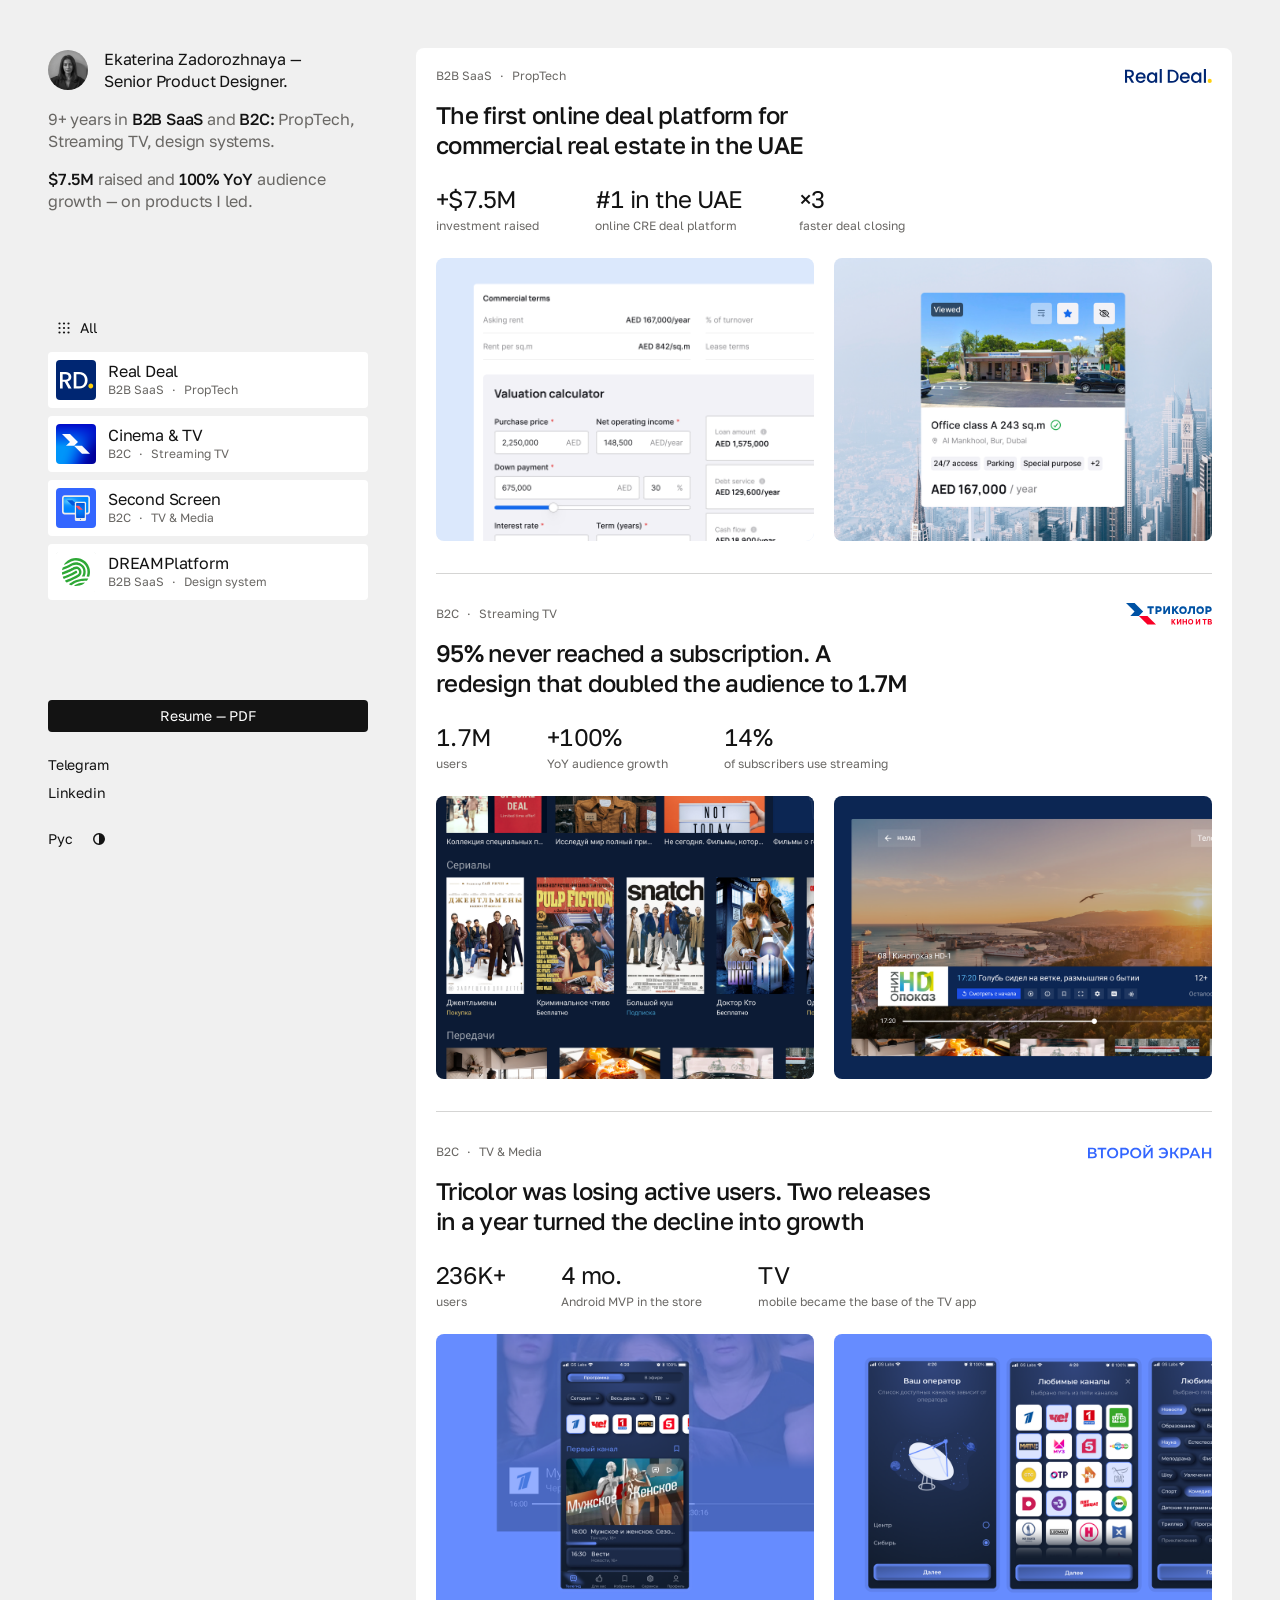
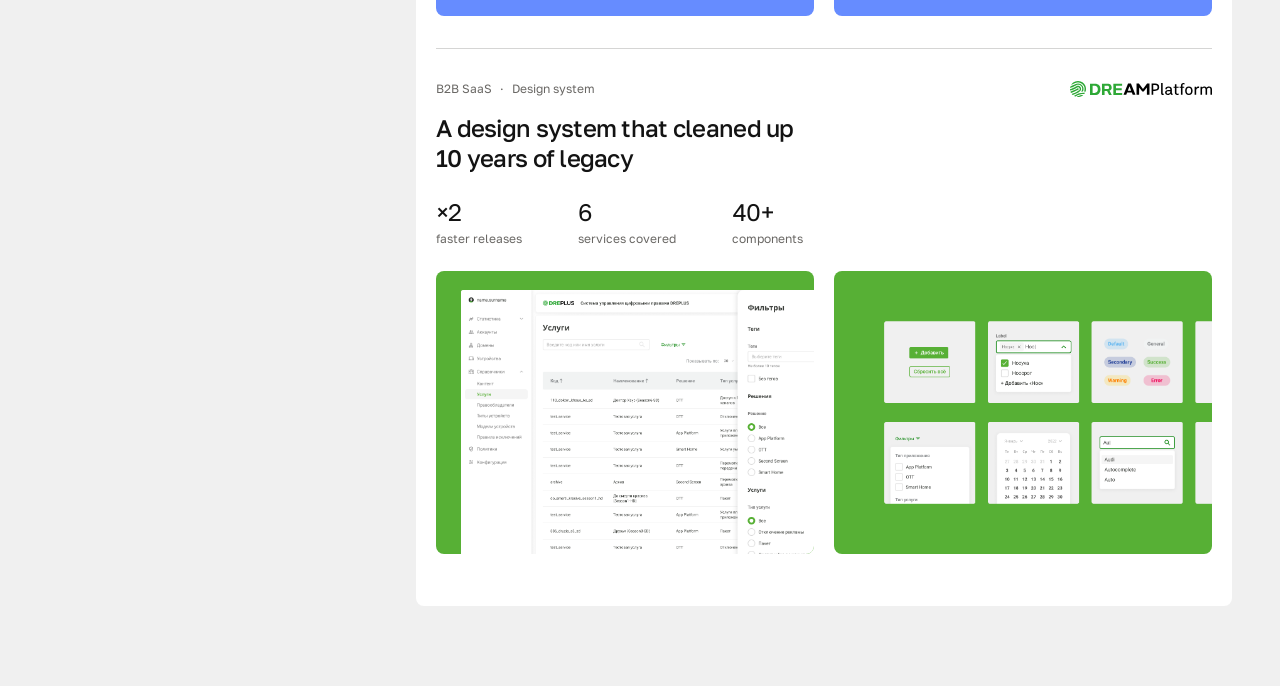
<file: en/index.html>
<!doctype html>
<html lang="en">
<head>
<meta charset="utf-8">
<meta name="viewport" content="width=device-width, initial-scale=1">

<!-- <<HEAD>> -->
<title>Ekaterina Zadorozhnaya — Senior Product Designer</title>
<meta name="description" content="Senior Product Designer with 9+ years in B2B SaaS and B2C: PropTech, Streaming TV, design systems. $7.5M raised and 100% YoY audience growth on products I led.">
<link rel="canonical" href="https://codedesign.ru/en/">
<link rel="alternate" hreflang="ru" href="https://codedesign.ru/">
<link rel="alternate" hreflang="en" href="https://codedesign.ru/en/">
<link rel="alternate" hreflang="x-default" href="https://codedesign.ru/">

<meta property="og:type"         content="profile">
<meta property="og:url"          content="https://codedesign.ru/en/">
<meta property="og:title"        content="Ekaterina Zadorozhnaya — Senior Product Designer">
<meta property="og:description"  content="9+ years in B2B SaaS and B2C. Complex interfaces, design systems, products from zero to launch. $7.5M raised on the Demo + MVP, 2× audience on the redesign.">
<meta property="og:image"        content="https://codedesign.ru/og/og_eng.png">
<meta property="og:image:width"  content="1200">
<meta property="og:image:height" content="630">
<meta property="og:locale"       content="en_US">
<meta name="twitter:card"        content="summary_large_image">

<link rel="icon" href="/favicon.ico?v=3" sizes="any">
<link rel="apple-touch-icon" href="/apple-touch-icon.png?v=3">

<link rel="preconnect" href="https://fonts.googleapis.com">
<link rel="preconnect" href="https://fonts.gstatic.com" crossorigin>
<link rel="stylesheet" href="https://fonts.googleapis.com/css2?family=Golos+Text:wght@400;500&family=Literata:opsz,wght@7..72,400&display=swap">

<script>
(function(){try{var t=localStorage.getItem('theme');
if(t==='dark'||t==='light')document.documentElement.setAttribute('data-theme',t);}catch(e){}})();
</script>
<!-- <</HEAD>> -->

<style>
/* <<BASE>> */
/* ═══════════════════════════════════════════════════════════════
   ОБЩАЯ ОСНОВА ДВУХ СТРАНИЦ
   Вклеивается в index.html и realdeal.html скриптом build.py.
   Править её внутри самих страниц нельзя — перезапишется.

   Раскладка — с макетов 2026-10-12: колонка слева, белый лист справа
   (лента на главной, текст на странице кейса). Правки совета внесены
   поверх, каждая помечена в комментарии. Здесь только то, чем пользуются
   обе страницы; правила одной страницы лежат в её <style>.
   ═══════════════════════════════════════════════════════════════ */

:root{
  color-scheme: light;

  /* ИМЕНА: группа = свойство, которое токен задаёт;
     имя = значение (у примитивов) или роль (у семантики).
     Совпадают с переменными в Figma один в один — сверка макета
     с вёрсткой идёт по одному словарю. Подробно: спека-цвет.md. */

  /* ШКАЛА НЕЙТРАЛЬНЫХ, названа по воспринимаемой светлоте L*.
     Шкала расширяется вставкой без переименования соседей.
     neutral-6 и neutral-90 работают в обеих темах, меняясь ролями.
     Тёплая нота R ≥ G ≥ B на 8, 12, 22, 44, 63, 85;
     чистый серый на 6, 18, 78, 90, 95, 100. */

  /* примитивы светлой темы */
  --neutral-6:   #131313;   /* L*  5.9  текст, заливка кнопки          */
  --neutral-18:  #2C2C2C;   /* L* 18.0  кнопка в наведении             */
  --neutral-44:  #696764;   /* L* 43.7  вторичный и проза              */
  --neutral-85:  #D5D5D4;   /* L* 85.2  линейка                        */
  --neutral-90:  #E1E1E1;   /* L* 89.5  светлая: заглушка; тёмная: текст и светлая заливка */
  --neutral-95:  #F0F0F0;   /* L* 94.8  фон                            */
  --neutral-100: #FFFFFF;   /* L*100.0  лист, текст на кнопке          */

  /* примитивы тёмной темы (спека-цвет.md, 2026-10-21) */
  --neutral-8:   #1A1818;   /* L*  8.5  фон страницы                   */
  --neutral-12:  #20201E;   /* L* 12.2  подложка кадра                 */
  --neutral-22:  #343433;   /* L* 21.7  линейка                        */
  --neutral-63:  #999795;   /* L* 62.6  вторичный и проза              */
  --neutral-78:  #C0C0C0;   /* L* 77.7  заливка в наведении            */

  /* ЦВЕТА ПРОДУКТОВ — правка совета №4.
     Было: тёмно-синий, почти чёрно-синий, зелёный, голубой —
     три оттенка одного цвета из четырёх. При размытии
     различался только зелёный, то есть система работала
     на одном элементе из четырёх.

     Стало: четыре разных семейства, разведённые и по тону,
     и по светлоте — чтобы набор читался и в оттенках серого,
     и при дальтонизме, где цвет один не справляется.
     Светлота специально разная: 31 / 44 / 52 / 58.

     Одинаковы в обеих темах: это временные плашки под настоящие
     логотипы, которые от темы не зависят. В семантический слой
     не заводить — иначе их потянет развести по режимам. */
  --brand-realdeal:      #2F5AD9;   /* RealDeal      — синий,     L44 */
  --brand-kino-i-tv:     #B0308C;   /* Кино и ТВ     — маджента,  L52 */
  --brand-design-system: #14532D;   /* DREAMPlatform — зелёный,   L31 */
  --brand-second-screen: #DE5B1C;   /* Второй экран  — оранжевый, L58 */

  /* ПОЛЕ КАДРА С КАЛЬКУЛЯТОРОМ на главной — ТЗ вставки макетов, 2026-10-10:
     Accent/Info #1268EC на 15% поверх белого. Файл макета приходит
     с прозрачным полем, цвет даёт плашка. Один потребитель
     (.frame--field), от темы не зависит; в семантику не заводить. */
  --brand-realdeal-field: #DBE8FC;
  /* Сплошная подложка кадра с графиками на странице кейса — макет
     2026-10-10: Accent/Info #1268EC. Один потребитель (.shot__frame--accent). */
  --brand-realdeal-accent: #1268EC;
  /* Подложка кадров 16:9 на странице «Кино и ТВ» — тёмно-синий #0C2653,
     тон самого интерфейса ТВ-приложения (запрос автора 2026-10-12): поля
     вокруг кадров и шторок сливаются с экраном. Два потребителя
     (.shot__frame--navy, .cmpx), от темы не зависит; в семантику не заводить. */
  --brand-kino-i-tv-field: #0C2653;
  /* Подложка кадра «ленты» (kino_hero_lines) в карточке на главной — тот же
     синий, но темнее: #0C1B35 (запрос автора 2026-10-12). Один потребитель
     (.frame--navy-dark). */
  --brand-kino-i-tv-field-dark: #0C1B35;
  /* Подложка кадров DREAMPlatform — зелёный #57B035, акцентный цвет самой
     системы (запрос автора 2026-10-15). Сплошной: кадры главной
     (.frame--green) и DREPLUS на странице кейса (.shot__frame--green). От темы не зависит; в семантику
     не заводить. */
  --brand-design-system-field: #57B035;
  /* Подложки кадров «Второго экрана» (запрос автора 2026-10-20), сплошные,
     от темы не зависят; в семантику не заводить:
       -field      #668CFF — обложки (кейс и два кадра главной) и кадр тёмной темы;
       -field-soft #E9EEFB — светлые Android-экраны: MVP и «до» редизайна;
       -field-deep #3366FF — «после» редизайна и два кадра iOS-телегида. */
  --brand-second-screen-field: #668CFF;
  --brand-second-screen-field-soft: #E9EEFB;
  --brand-second-screen-field-deep: #3366FF;

  /* СЕМАНТИКА — десять ролей. Компонент обращается только к ним:
     примитив или литерал в правиле компонента не переключается темой.
     --text-primary и --bg-inverse сегодня совпадают по значению,
     но это два независимых решения: цвет текста и заливка кнопки.
     Наведение сдвигает заливку к середине шкалы: кнопка на 12
     пунктов L*, карточка на 2. */
  --text-primary:      var(--neutral-6);    /* заголовки, числа, активный якорь, выделение в прозе */
  --text-secondary:    var(--neutral-44);   /* проза, подписи, метастроки, шапки таблиц */
  --text-inverse:      var(--neutral-100);  /* текст на заливке --bg-inverse */
  --bg-page:           var(--neutral-95);   /* фон страницы */
  --bg-surface:        var(--neutral-100);  /* лист кейса, карточки кейсов в колонке */
  --bg-inverse:        var(--neutral-6);    /* заливка кнопки резюме */
  --bg-inverse-hover:  var(--neutral-18);   /* кнопка резюме при наведении */
  --bg-placeholder:    var(--neutral-90);   /* место под макет, аватар, чипы схемы пути */
  --border-default:    var(--neutral-85);   /* разделители, строки таблиц, рамка ленты */
  --shot-plate:        var(--neutral-95);   /* подложка кадра на странице кейса: в светлой совпадает с фоном, в тёмной нет */

  --sans: 'Golos Text', system-ui, -apple-system, 'Segoe UI', Roboto, sans-serif;
  --serif: 'Literata', Georgia, 'Times New Roman', serif;

  /* СКРУГЛЕНИЯ — четыре токена, все кратны четырём.
     Было восемь литералов (1, 3, 4, 6, 7, 8, 10, 50%): 3 против 4 —
     одно фокус-кольцо, 6 против 7 — соседние элементы с разницей
     в пиксель. Следы правок, а не решения.
     999px, а не 50%: на квадрате даёт круг, на узкой полосе —
     скруглённые торцы, и его можно хранить числом в Figma. */
  --radius-4:    4px;     /* марка 12×12, кольца :focus-visible */
  --radius-8:    8px;     /* кнопка, чип, skip-link, лист, кадры, врезка */
  --radius-full: 999px;   /* аватар, торцы рельса активного якоря */

  --width-cover: 760px;   /* полоса: обложка, метрики, макеты во всю ширину */
  /* Колонка прозы считается от знаков, а не от пикселей.
     Цель — 68–72 знака в строке. При Literata 16 это 570.
     (При Golos 16 то же правило давало 640 — поэтому при смене
     гарнитуры число пересчитывается, а не переносится.) */
  --width-prose: 640px;   /* было 570; макет кейса 2026-10-10 */
  --width-wide:  860px;   /* таблица и схема пути — по центру листа */
  --width-rail:  clamp(248px, 25vw, 360px);   /* левая колонка; резиновая (ТЗ адаптив 2026-10-10), 360 с 1440 */

  /* РИТМ СТРАНИЦЫ — четыре ступени, все кратны 16. Шкала закрыта.
     Внутренние поля компонентов ей не подчиняются и токенов
     не получают: токен с одним потребителем бесполезен. */
  --space-16: 16px;    /* 1×   между любыми соседними блоками */
  --space-24: 24px;    /* 1.5× после выноса и цитаты */
  --space-32: 32px;    /* 2×   до и после линейки между кейсами в ленте (2026-10-10) */
  --space-48: 48px;    /* 3×   внутри обложки и после лида */
  --space-64: 64px;    /* 4×   между разделами и между кейсами */

  /* ПОЛЯ СТРАНИЦЫ — плавные, а не ступенчатые.
     Модель снята с rafaelcespedes.com: там ширина контейнера —
     фиксированное число (800px), а всё, что вокруг, выведено
     из него через clamp(мин, доля, макс). Скачок поля с 30 на 16
     на пороге заметен глазом; clamp убирает сам скачок. */
  --page-gutter: clamp(16px, 3.75vw, 60px);   /* 60 с 1600 и шире (макет главной 2026-10-10) */
}

/* ═══ ТЁМНАЯ ТЕМА (включена 2026-10-21, спека-цвет.md) ═══
   Подобрана под светлую по отношениям, а не выведена зеркально: лист
   темнее фона (утоплен), текст на листе 14.21 вместо 18.58, проза
   6.38 вместо 5.64, шаг лист↔фон 1.05. Светлая — по умолчанию;
   системная настройка не учитывается (решение автора 2026-10-21), тёмная
   включается только кнопкой и запоминается. Скрипт
   переключателя — в parts/head.html (выбор до отрисовки) и в
   parts/rail_foot.html (кнопка). */
:root[data-theme="dark"]{
  --text-primary:      var(--neutral-90);
  --text-secondary:    var(--neutral-63);
  --text-inverse:      var(--neutral-6);
  --border-default:    var(--neutral-22);
  --bg-page:           var(--neutral-8);
  --bg-surface:        var(--neutral-6);
  --bg-placeholder:    var(--neutral-18);
  --bg-inverse:        var(--neutral-90);
  --bg-inverse-hover:  var(--neutral-78);
  --shot-plate:        var(--neutral-95);   /* решение автора 2026-10-21: как в светлой (#F0F0F0); в спеке neutral-12 */
  color-scheme: dark;
}
/* ВОРДМАРКИ В ТЁМНОЙ ТЕМЕ (2026-10-21): у RealDeal, Триколора и DREAMPlatform рядом
   со светлым файлом лежит белый *-dark.svg (RealDeal и DREAMPlatform — тёмные части
   белые, цветные остаются; Триколор — целиком белый). Переключает кнопка темы.
   Второй экран синий и остаётся как есть. */
.logo-dark{ display: none !important; }
:root[data-theme="dark"] .logo-light{ display: none !important; }
:root[data-theme="dark"] .logo-dark{ display: block !important; }
*{ box-sizing: border-box; }

body{
  margin: 0;
  background: var(--bg-page);
  color: var(--text-primary);
  font-family: var(--sans);
  font-size: 14px;
  line-height: 20px;   /* интерфейсная ступень; проза и заголовки задают свой */
  /* ТРЕКИНГА НА BODY НЕТ НАМЕРЕННО. -.012em здесь вычислялся от 14px
     в −0.168px и наследовался абсолютным числом: 18 элементов на 12px
     получали −1.4% там, где по правилу ноль. Трекинг задаётся
     на каждом элементе своим стилем, по наследству не приходит. */
  -webkit-font-smoothing: antialiased;
}

.app{
  /* Макет 2026-10-12 при 1600: поля 60, колонка 360, зазор 60, лист
     начинается с x=480. Зазор и верхнее поле плавные, как и поля
     страницы. */
  max-width: 1680px; margin: 0 auto;
  padding: max(24px, var(--page-gutter)) var(--page-gutter) 80px;
  display: grid; grid-template-columns: var(--width-rail) minmax(0,1fr);
  gap: 0 clamp(24px, 3.75vw, 60px);
  align-items: start;
}

.skip{
  position: absolute; left: -9999px; top: 0;
  background: var(--bg-inverse); color: var(--text-inverse);
  font-size: 14px; line-height: 16px; letter-spacing: -.012em;
  padding: 10px 16px; border-radius: var(--radius-8); z-index: 9; text-decoration: none;
}
.skip:focus{ left: 12px; top: 12px; }

/* ═══════════════════ ЛЕВАЯ КОЛОНКА ═══════════════════
   Порядок один на обеих страницах (макеты 2026-10-12):
     кто я  →  список кейсов (по центру)  →  резюме и контакты.
   Колонка липкая, занимает высоту экрана за вычетом полей; резюме
   и контакты прижаты к нижнему полю. Если контент выше экрана —
   прокрутка внутри колонки (см. сжатие по высоте в конце файла). */
.rail{
  position: sticky; top: max(24px, var(--page-gutter));
  height: calc(100vh - 2 * max(24px, var(--page-gutter)));
  height: calc(100dvh - 2 * max(24px, var(--page-gutter)));   /* 100vh на мобильных — не высота экрана */
  overflow-y: auto;
  display: flex; flex-direction: column; gap: 24px;
  padding: 0;   /* макеты 2026-10-12: аватар на верхнем поле страницы, контакты на нижнем */
  scrollbar-width: thin;
}

/* ── кто я ── */
/* Макеты 2026-10-12: на обеих страницах колонка одинакова — аватар слева,
   имя и роль справа 16/22 (вес 400), ниже серой строкой сфера и строка
   про инвестиции. Прежний вариант главной (аватар над именем 24/30) заменён. */
.me{
  display: grid; grid-template-columns: 40px minmax(0,1fr); gap: 0 16px;
  align-items: center; max-width: 320px;   /* ширина текста колонки по макету */
}
.me__ava{
  width: 40px; height: 40px; border-radius: var(--radius-full);
  background: var(--bg-placeholder); overflow: hidden;
  display: block;
}
.me__ava img{ width: 40px; height: 40px; display: block; object-fit: cover; }
.me__who{
  font-size: 16px; line-height: 22px; font-weight: 400; letter-spacing: -.012em;
  color: var(--text-primary); margin: 0;
}
.me__who a{ color: inherit; text-decoration: none; display: inline-block; transition: color .18s ease-out; }
/* наведение — цвет, без подчёркивания (2026-10-10) */
.me__who a:hover{ color: var(--text-secondary); }
/* Сфера и строка про инвестиции — 16/22, серым; акценты «B2B SaaS», «B2C:»,
   «$7.5M», «100% YoY» — вес 500 и чернила (правка 2026-10-10). */
.me__span, .me__sum{
  grid-column: 1 / -1; margin: 16px 0 0;
  font-size: 16px; line-height: 22px; font-weight: 400; letter-spacing: -.012em;
  color: var(--text-secondary);
}
.me__span b, .me__sum b{ font-weight: 500; color: var(--text-primary); }

/* ── действие (резюме) ──
   Правка совета №3 отменена, и вот почему.
   Совет исходил из холодного трафика: человек пришёл из поиска,
   у него нет твоих контактов, поэтому чёрное пятно обязано вести
   в переписку. Но портфолио уходит вместе с откликом — адресат
   уже может ответить одним нажатием в своей почте. Ему нужно
   не «написать», а быстро забрать резюме. Кнопка «Написать»
   при этом дублировала Telegram и LinkedIn внизу колонки.
   Поэтому чёрное пятно снова на резюме, а контакты внизу
   остаются единственным местом, где живут адреса. */
.act{ display: flex; flex-wrap: wrap; gap: 8px; max-width: 320px; }   /* ширина колонки текста, как у .me и списка кейсов */
/* кнопка стоит внизу колонки над контактами (макет 2026-10-12) */
.act a{
  display: inline-flex; align-items: center; gap: 6px;   /* зазор знака и слова — 6 везде */
  font-size: 14px; font-weight: 400; letter-spacing: -.012em; line-height: 16px;
  /* макет: высота 32 (8+16+8), радиус 4, поля по бокам 12, без значка */
  text-decoration: none; border-radius: var(--radius-4); padding: 8px 12px; min-height: 32px;
  transition: background .18s ease-out;
}
.act__cv{ background: var(--bg-inverse); color: var(--text-inverse); flex: 1 1 100%; justify-content: center; }   /* на всю ширину колонки, как интро */
.act__cv:hover{ background: var(--bg-inverse-hover); }
.act a:focus-visible{ outline: 2px solid var(--text-primary); outline-offset: 3px; }

/* ── низ: контакты ──
   Строки «Открыта к предложениям» нет: портфолио уходит вместе
   с откликом, и адресату это уже известно. Статус нужен сайту,
   который ищут сами; этот — приносят. */
/* Низ колонки (макеты 2026-10-12): кнопка резюме и контакты одной группой,
   прижатой к нижнему полю; список кейсов между «кто я» и этой группой
   стоит по центру (.rail .tree). */
.rail__foot{ display: grid; gap: 20px; }
/* ПЕРЕКЛЮЧАТЕЛЬ ТЕМЫ — внизу колонки под контактами (спека-цвет.md §6).
   Круг, залитый наполовину; в тёмной теме повёрнут на 180°. */
.prefs__theme{
  display: inline-flex; gap: 6px; align-items: center; width: fit-content; min-height: 26px; min-width: 26px;   /* без подписи цель касания не меньше 26×26 */
  padding: 0; border: 0; background: none; cursor: pointer; font: inherit;
  font-size: 14px; line-height: 16px; letter-spacing: -.012em;
  color: var(--text-primary); transition: color .18s ease-out;   /* как ссылки контактов: чернила, на наведение — приглушённый */
}
.prefs__theme:hover{ color: var(--text-secondary); }
.prefs__theme:focus-visible{ outline: 2px solid var(--text-primary); outline-offset: 3px; border-radius: var(--radius-4); }
.prefs__theme svg{ width: 12px; height: 12px; flex: none; transition: transform .18s ease-out; }
:root[data-theme="dark"] .prefs__theme svg{ transform: rotate(180deg); }
/* ЯЗЫК — «Eng» / «Рус» слева от темы, одной группой (.prefs). Ссылка на ту же страницу
   другой версии (/en/…). Начертание как у ссылок контактов. */
.prefs{ display: flex; align-items: center; gap: 20px; }
.prefs__lang{
  display: inline-flex; align-items: center; min-height: 26px;
  font-size: 14px; line-height: 16px; letter-spacing: -.012em;
  color: var(--text-primary); text-decoration: none; transition: color .18s ease-out;
}
.prefs__lang:hover{ color: var(--text-secondary); }
.prefs__lang:focus-visible{ outline: 2px solid var(--text-primary); outline-offset: 3px; border-radius: var(--radius-4); }
.hire{ display: grid; gap: 8px; }
.hire__links{ display: grid; gap: 2px; }
.hire__links a{
  font-size: 14px; line-height: 16px; letter-spacing: -.012em;   /* 14/16 (стиль «Link») по просьбе автора 2026-10-20; 2026-10-11 было 16/22 */
  color: var(--text-primary); text-decoration: none;
  display: inline-flex; gap: 6px; align-items: center; width: fit-content;
  min-height: 26px;
}
.hire__links a{ transition: color .18s ease-out; }
/* наведение — цвет, без подчёркивания (2026-10-11): чернила → приглушённый тон */
.hire__links a:hover{ color: var(--text-secondary); }
.hire__links a:focus-visible{ outline: 2px solid var(--text-primary); outline-offset: 3px; border-radius: var(--radius-4); }

/* перенос строки только на телефоне: переносы интро — как на макете iPhone 17 */
.br-m{ display: none; }

/* неразрывное сочетание в заголовках: «онлайн-сделок» не рвётся по дефису */
.nw{ white-space: nowrap; }
/* ЗНАК КЕЙСА В КОЛОНКЕ — квадрат из SVG (в колонке различить четыре кейса
   нужно до чтения, поэтому он крупный); цвет плашки остаётся запасным,
   пока файл не загрузился. Вордмарк на главной — `.mark` в index.html. */
.logo{
  width: 40px; height: 40px; border-radius: var(--radius-4); flex: none;   /* радиус 4 — макет 2026-10-10, было 12 */
  background: var(--brand, var(--bg-inverse)) var(--sign, none) center / cover no-repeat;
}

[data-brand="design-system"]{ --brand: var(--brand-design-system); --sign: url("/img/logo/DRM.svg"); }
[data-brand="realdeal"]{ --brand: var(--brand-realdeal); --sign: url("/img/logo/RD.svg"); }
[data-brand="kino-i-tv"]{ --brand: var(--brand-kino-i-tv); --sign: url("/img/logo/Cinema.svg"); }
[data-brand="second-screen"]{ --brand: var(--brand-second-screen); --sign: url("/img/logo/SS.svg"); }
[data-brand="smart-home"]{ --brand: var(--bg-placeholder); --sign: url("/img/logo/SH.svg"); }

/* ═══ СПИСОК КЕЙСОВ В КОЛОНКЕ (обе страницы) ═══
   ОДНО СОСТОЯНИЕ — ОДНА ПОДЛОЖКА (решение автора 2026-10-12).
   Карточки кейса и плашка «Все» в покое белые (--bg-surface). При наведении
   и у текущего пункта подложка — тон страницы (--bg-page, #F0F0F0): карточка
   «уходит» в фон. Цвет текста не меняется. Так «где я сейчас» и «куда
   нажму» читаются одним сигналом — подложкой, а не цветом строки. */
.tree{ display: grid; gap: 8px; }
/* «Все» — первый пункт списка (макеты 2026-10-12). Белая плашка; при наведении
   и на главной, где это текущая страница, — тон страницы. Как карточки кейсов. */
.all{
  display: inline-flex; align-items: center; gap: 10px; width: fit-content;
  min-height: 32px; padding: 0 9px 0 10px; border-radius: var(--radius-4);
  font-size: 14px; line-height: 16px; letter-spacing: -.012em;
  color: var(--text-primary); text-decoration: none;
  background: var(--bg-surface);
  transition: background .18s ease-out;
}
a.all:hover, .all[aria-current="page"]{ background: var(--bg-page); }
a.all:focus-visible{ outline: 2px solid var(--text-primary); outline-offset: 3px; }
.all svg{ width: 12px; height: 12px; flex: none; }

/* свёрнутые — карточки */
.row--flat{
  display: block; text-decoration: none;
  background: var(--bg-surface); border-radius: var(--radius-4); padding: 8px;   /* макет 2026-10-10: радиус 4, карточка 56 */
  transition: background .18s ease-out;
}
/* Четвёртый кейс «Умный дом» — в работе: та же карточка без ссылки,
   весь блок на 30% (макет 2026-10-10). Нажимать не на что. */
.row--soon{ opacity: .3; cursor: default; }
/* разделитель в строках «роль · сфера» — шире пробела, как на макете */
.sep{ margin: 0 5px; }

/* шапка строки: знак 40 слева, имя и сфера столбиком справа */
.row__id{
  display: grid; grid-template-columns: 40px minmax(0,1fr);
  align-items: center; gap: 12px;
}
.row__name{
  font-size: 16px; font-weight: 400; line-height: 18px;
  letter-spacing: -.012em; color: var(--text-primary);
}
.row--flat{ color: var(--text-primary); }
/* наведение на карточку — подложка в тон страницы (2026-10-12), текст не
   меняется. «В работе» не нажимается — подложка остаётся белой. */
.row--flat:hover{ background: var(--bg-page); }
.row--soon:hover{ background: var(--bg-surface); }
.row--flat:focus-visible{ outline: 2px solid var(--text-primary); outline-offset: 3px; }
.row em{
  display: block; font-style: normal; font-size: 12px; line-height: 16px;
  letter-spacing: 0; color: var(--text-secondary);
}

/* ═══ МЕТРИКИ — один компонент на обе страницы ═══ */
.metrics{
  display: flex; flex-wrap: wrap; gap: 16px 56px;
  margin: 0; padding: 0; list-style: none;
}
.metrics div{ display: grid; gap: 4px; min-width: 0; }
.metrics dt{
  font-size: 24px; font-weight: 400; line-height: 30px;
  letter-spacing: -.03em; color: var(--text-primary);
  font-variant-numeric: tabular-nums; white-space: nowrap;
}
.metrics dd{
  margin: 0; font-size: 12px; line-height: 16px; color: var(--text-secondary); letter-spacing: 0;
}

/* СПИСОК КЕЙСОВ — по центру между «кто я» и низом колонки, карточки до 320
   (на обеих страницах, макеты 2026-10-12). */
.rail .tree{ margin: auto -3px; padding: 3px; max-width: 326px; }
/* Интро и резюме с контактами не прячутся ни на какой высоте экрана:
   если колонка не помещается, прокручивается список кейсов между ними.
   Поля 3px — чтобы рамка фокуса карточек не обрезалась. */
@media (min-width: 801px){
  .rail .tree{ min-height: 0; overflow-y: auto; scrollbar-width: thin; }
}
/* «Умный дом» — карточка без ссылки; на невысоком экране она только отнимает
   место у настоящих кейсов и выглядит обрезанной, поэтому здесь её нет. */
@media (min-width: 801px) and (max-height: 940px){
  .rail .row--soon{ display: none; }
}

/* ПОРОГ СХЛОПЫВАНИЯ — 800 (ТЗ адаптив 2026-10-10; прежний 1140 заменён).
   Колонка резиновая, clamp(248, 25vw, 360), и отдаёт пиксели вместе
   с листом, поэтому сворачивать её раньше 800 незачем: ниже 800
   колонка оставляла бы листу меньше, чем он получает без неё.
   Четыре режима: 1141+ — колонка полная; 801–960 — сжатая;
   800 и ниже — шапка с меню, на главной под ней «кто я» с резюме. */
@media (min-width: 801px) and (max-width: 960px){
  :root{ --width-rail: clamp(200px, 22vw, 248px); }
  .app{ gap: 0 24px; }
  .rail .row__id em{ display: none; }   /* подзаголовки кейсов не влезают */
}
/* Колонка уже ~260 (до 1040): имя с ролью рядом с аватаром ломалось на 3–4 строки.
   Здесь аватар над именем, текст на всю ширину колонки. */
@media (min-width: 801px) and (max-width: 1040px){
  .me{ grid-template-columns: 1fr; }
  .me__ava{ margin-bottom: 16px; }
  .me__who{ grid-column: 1 / -1; }
}
@media (max-width: 800px){
  .app{ grid-template-columns: 1fr; gap: 24px; padding-top: 0; }
  /* Ниже 800 колонка сворачивается в «кто я» под липкой шапкой (.mbar):
     только на главной. На странице кейса её нет — имя и роль не повторяются
     над каждым кейсом, а кейсы, резюме и контакты лежат в меню (макеты
     iPhone 17, 2026-10-23). */
  .rail{ position: relative; top: auto; height: auto; max-height: none; overflow: visible;
         gap: 0; max-width: 760px; }
  .app--case .rail{ display: none; }
  .rail .tree, .rail .hire, .me__ava{ display: none; }   /* аватар живёт в шапке */
  /* ширина текста фиксирована (макет: 393 минус поля 16), переносы — по макету */
  .me{ grid-template-columns: 1fr; max-width: 361px; }
  .br-m{ display: inline; }
  .me__who{ grid-column: 1 / -1; }
  /* резюме слева, переключатель темы справа — одной строкой */
  .rail__foot{ display: flex; align-items: center; justify-content: space-between;
               gap: 16px; margin-top: 24px; }
  .rail__foot .act{ flex: none; max-width: none; }
  .rail__foot .act__cv{ flex: none; }
  /* переключатель темы — квадрат 32, как кнопки шапки */
  .prefs__theme{ width: 32px; height: 32px; min-width: 32px; min-height: 32px;
                 justify-content: center; border-radius: var(--radius-4);
                 background: var(--bg-placeholder); color: var(--text-primary); }
  .prefs__theme svg{ width: 14px; height: 14px; }
  /* язык — плашка той же высоты, слева от переключателя темы */
  .prefs{ gap: 8px; }
  .prefs__lang{ height: 32px; min-height: 32px; padding: 0 12px; justify-content: center;
                border-radius: var(--radius-4); background: var(--bg-placeholder); }
}

/* ШАПКА И МЕНЮ ТЕЛЕФОНА — 800 и ниже (макеты iPhone 17, 2026-10-23).
   Шапка липкая и всегда на экране: аватар слева, справа «CV» и меню.
   Меню — экран поверх страницы: кейсы карточками, резюме, контакты.
   В открытом меню в шапке остаётся одна кнопка (значок меняется). */
.mbar, .menu{ display: none; }
@media (max-width: 800px){
  .mbar{
    position: sticky; top: 0; z-index: 60; height: 72px;
    display: flex; align-items: center; justify-content: space-between;
    padding: 0 max(16px, var(--page-gutter)); background: var(--bg-page);
  }
  .mbar__ava{ display: block; width: 40px; height: 40px; border-radius: var(--radius-full);
              overflow: hidden; background: var(--bg-placeholder); }
  .mbar__ava img{ display: block; width: 40px; height: 40px; object-fit: cover; }
  .mbar__btns{ display: flex; gap: 8px; }
  .mbar__btn{
    box-sizing: border-box; width: 32px; height: 32px; padding: 0; border: 0;
    display: inline-flex; align-items: center; justify-content: center;
    border-radius: var(--radius-4); background: var(--bg-placeholder);
    color: var(--text-primary); font: inherit; font-size: 14px; line-height: 16px;
    letter-spacing: -.012em; text-decoration: none; cursor: pointer;
    transition: background .18s ease-out;
  }
  .mbar__btn:focus-visible{ outline: 2px solid var(--text-primary); outline-offset: 3px; }
  .mbar__btn svg{ width: 16px; height: 16px; }
  .mbar__menu .i-close{ display: none; }
  html.menu-open .mbar__menu .i-open{ display: none; }
  html.menu-open .mbar__menu .i-close{ display: block; }
  html.menu-open .mbar__ava, html.menu-open .mbar__cv{ visibility: hidden; }
  /* шапка 72, а кнопка меню кончается на 48: фон снимаем, чтобы первая карточка (отступ 62) не пряталась под ним */
  html.menu-open .mbar{ background: transparent; pointer-events: none; }
  html.menu-open .mbar__menu{ pointer-events: auto; }

  /* Меню — панель по высоте содержимого сверху, а не экран целиком:
     страница под ней видна, размыта и чуть осветлена. Нажатие мимо панели
     закрывает меню. */
  .menu{
    position: fixed; inset: 0; z-index: 59;
    background: color-mix(in srgb, var(--bg-page) 35%, transparent);
    backdrop-filter: blur(8px); -webkit-backdrop-filter: blur(8px);
  }
  .menu__panel{
    box-sizing: border-box; max-height: 100%; overflow-y: auto; overscroll-behavior: contain;
    display: flex; flex-direction: column;
    padding: 62px max(16px, var(--page-gutter)) 24px; background: var(--bg-page);
    border-radius: 0 0 var(--radius-8) var(--radius-8);
    box-shadow: 0 8px 24px rgba(0,0,0,.08);
  }
  html.menu-open{ overflow: hidden; }
  html.menu-open .menu{ display: block; animation: menu-in .18s ease-out; }
  @keyframes menu-in{ from{ opacity: 0; } to{ opacity: 1; } }
  .menu .tree{ gap: 8px; max-width: none; }
  .menu .logo{ width: 36px; height: 36px; }
  .menu .row__id{ grid-template-columns: 36px minmax(0,1fr); }
  /* текущий кейс — «в фоне страницы», как в колонке на десктопе */
  .menu .row--flat[aria-current="page"]{ background: transparent; }
  .menu__foot{ display: grid; gap: 24px; margin-top: 36px; }
  .menu .act{ max-width: none; }
  .menu .hire__links{ gap: 0; }
  .menu .hire__links a{ min-height: 32px; }
}
/* ТЕЛЕФОН — 480.
   Лист идёт во всю ширину экрана: поля страницы съедали 32px
   из 390, то есть десятую часть строки. Замер: с полями проза
   держит 38 знаков, без них — 44. Норма строки на телефоне
   35–45 знаков, и 38 — её нижний край.
   Приём снят с oimachi: на 390 у них боковое поле 7.2px. */
@media (max-width: 480px){
  .app{ padding-inline: 0; }
  /* поля страницы сняты ради ширины строки в листе — значит
     колонка обязана держать своё поле сама, иначе её карточки
     и контакты упираются в край экрана */
  .rail{ padding-inline: 16px; }
  /* метрики сеткой 2×2: три во flex-wrap ложились «две и одна» (ТЗ адаптив) */
  .metrics{ display: grid; grid-template-columns: repeat(2, minmax(0,1fr)); gap: 14px 20px; }
  .metrics dt{ white-space: normal; }   /* английские значения («#1 in the UAE») длиннее русских и в колонке 2×2 на 320 не помещались */
  /* Кегль метрики здесь не трогается: в ленте он изначально 24,
     а в кейсе спустился до 24 ещё на пороге 768. Правило, которое
     стояло на этом месте, ничего не меняло — осталось от прежней
     шкалы, где метрика была 28. */
}
/* КОЛОНКА ПО ВЫСОТЕ ЭКРАНА (2026-10-12). Макет рассчитан на экран ≈1084:
   «кто я» с интро, список кейсов (на странице кейса с якорями) и резюме
   с контактами занимают 680–760. Ниже колонка не помещается, и резюме
   с контактами уезжают за край — это главное действие, его не прячем.
   Поэтому сначала уходит строка про инвестиции, потом сфера; замер:
   главная помещается с 805, кейс — с 880 (со строкой сферы). */
/* порог по высоте — только с 801: ниже колонка уже не липкая */
@media (min-width: 801px) and (max-height: 720px){
  .rail{ gap: 18px; }   /* колонка плотнее: прокрутка внутри нужна реже */
  .rail__foot{ gap: 16px; }
  .row--flat{ padding-block: 4px; }   /* карточка 48 вместо 56 */
}
@media (prefers-reduced-motion: reduce){ *{ transition: none !important; animation: none !important; } }
/* <</BASE>> */

/* ═══════════════════════════════════════════════════════════════
   ТОЛЬКО ГЛАВНАЯ — то, чего нет на странице кейса
   Вордмарк продукта, плашки макетов, конец ленты. Общее лежит в BASE.
   ═══════════════════════════════════════════════════════════════ */

/* ВОРДМАРК ПРОДУКТА в метастроке кейса. Размер идёт от работы знака:
   рядом стоит заголовок-результат, различение делает он, а знак только
   отвечает на вопрос «что за продукт», поэтому мелкий. <img> внутри .mark,
   имя продукта — в alt; ширина по пропорции файла, высота — атрибутом.
   Высоты как в макете 2026-10-12: RealDeal 14, Триколор 16, DREAMPlatform 24
   (у файла поля, видимый знак ≈17), Второй экран 14. */
.mark{
  display: inline-flex; align-items: center; gap: 8px;
  font-size: 12px; line-height: 16px; font-weight: 400; letter-spacing: 0; color: var(--text-primary);
}
.mark img{ display: block; width: auto; }


/* ПЛАШКИ МАКЕТОВ. Пропорция плашки — из файла, инлайном на элементе. */
.frame{
  background: var(--bg-placeholder); border-radius: var(--radius-8); width: 100%;
  aspect-ratio: 16/9;          /* CLS = 0 ещё до загрузки картинки */
  min-width: 0;                /* width:100% + aspect-ratio внутри fr-колонки иначе даёт круговое вычисление ширины */
  overflow: hidden;
}
/* Поле макета — подложка плашки, которую даёт страница (файл приходит
   с прозрачным полем). */
.frame--field{ background: var(--brand-realdeal-field); }
/* подложка кадров Кино и ТВ — тёмно-синяя, как на макете главной 2026-10-12 и у кадров 16:9 на странице кейса */
.frame--navy{ background: var(--brand-kino-i-tv-field); }
.frame--navy-dark{ background: var(--brand-kino-i-tv-field-dark); }   /* кадр с лентами: #0C1B35 */
/* подложка кадров DREAMPlatform — сплошной #57B035 (запрос автора 2026-10-15) */
.frame--green{ background: var(--brand-design-system-field); }
/* подложка кадров «Второго экрана» на главной — #668CFF (запрос автора 2026-10-20) */
.frame--ss{ background: var(--brand-second-screen-field); }
/* Макет во всю плашку: ни поля, ни тени, ни своего радиуса, ни кадрирования.
   fill, а не contain/cover: пропорция плашки уже равна пропорции файла,
   а contain оставил бы щель в полпикселя по краю.
   WebP с запасным PNG: <picture> заполняет плашку, как сам <img>. */
.frame picture{ display: block; width: 100%; height: 100%; }
.frame img{ display: block; width: 100%; height: 100%; object-fit: fill; }

/* КОНЕЦ ЛЕНТЫ — контакты, только там, где колонка не липкая (≤800).
   На десктопе контакты всё время на экране, и повтор был бы шумом. */
.end{ display: none; }
@media (max-width: 800px){
  .end{
    display: block;
    border-top: 1px solid var(--border-default);
    padding-top: var(--space-64);
  }
  .end .hire__links{ display: flex; flex-wrap: wrap; gap: 8px 32px; }
}


/* ═══════════════════════════════════════════════════════════════
   ГЛАВНАЯ — раскладка с макета

   Лента кейсов, каждый разделён линейкой. В метастроке слева
   роль и сфера, справа — логотип продукта с его именем.
   Дальше заголовок-результат, три метрики, макеты.
   ═══════════════════════════════════════════════════════════════ */

/* ЛИСТ ЛЕНТЫ (макет 2026-10-12): лента лежит на белом листе, как текст
   кейса на внутренней странице, — поля 20. Линейки между колонкой
   и лентой больше нет: край даёт сам лист. Нижнее поле — 20 листа
   плюс 32 последнего кейса. */
.feed{
  display: grid; gap: 0;
  background: var(--bg-surface); border-radius: var(--radius-8);
  padding: 20px;
}
/* ТЕЛЕФОН. Ниже 480 страница снимает поля ради ширины строки —
   это правило писалось для листа кейса, где идёт проза. В ленте
   прозы нет, и лента осталась без поля: заголовок и метрики
   упирались в край экрана, пока колонка своё поле себе вернула.
   Лента возвращает его тем же числом. */
@media (max-width: 480px){
  .feed{ border-radius: 0; padding: 24px 16px 40px; }
}
/* лента кончается тем же разделителем, что делит кейсы */
.case{ padding: 0 0 var(--space-32); }
.case + .case{ border-top: 1px solid var(--border-default); padding-top: var(--space-32); }

/* метастрока: роль и сфера слева, логотип справа.
   Сетка, а не флекс: на узком экране левая часть переносится,
   а логотип остаётся прижатым к правому краю. */
.case__head{
  display: grid; grid-template-columns: minmax(0,1fr) auto;
  align-items: center; gap: 6px 16px; margin: 0 0 var(--space-16);   /* center, а не baseline: знак по центру строки, как на макете 2026-10-12 */
}
.case__role{
  margin: 0; font-size: 12px; line-height: 16px; color: var(--text-secondary); letter-spacing: 0;
}
/* У файла DREAMPlatform поля по 3–4 сверху и снизу (видимый знак ≈ 17 при 24):
   без этого строка метастроки выше макета на 8 (макет 2026-10-12). */
.mark[data-brand="design-system"] img{ margin-block: -4px; }
/* Знак Триколора двустрочный (слово + «КИНО И ТВ»), поэтому при ширине
   86 — как у вордмарка RealDeal (87) — он выше строки на 6: те же
   3 сверху и снизу уходят в отрицательный отступ, строка остаётся 16. */
.mark[data-brand="kino-i-tv"] img{ margin-block: -3px; }

.case__title{
  margin: 0 0 var(--space-24); max-width: 520px;   /* 2026-10-10: ширина заголовка по макету главной */
  /* 24, а не 34: в ленте четыре заголовка подряд. Замер — на 24
     каждый влезает в одну строку (120px на все четыре), на 32 они
     занимали две (288px). Кегль идёт от плотности контекста:
     в списке тише, на своей странице громче. */
  font-size: 24px; font-weight: 500; line-height: 30px;
  letter-spacing: -.03em; text-wrap: balance;
}
.case__title a{ color: var(--text-primary); text-decoration: none; }
.case__shots{ display: block; color: inherit; text-decoration: none; }
/* Наведение на заголовок или макеты кейса (2026-10-11): цвет заголовка не
   меняется, вместо этого у курсора облачко «Подробнее о …» — текст берётся
   из data-tip ссылки. Рука — от самой ссылки. Облачко ведёт скрипт ниже
   и только там, где есть наведение (мышь, тачпад). */
.tip{
  position: fixed; left: 0; top: 0; z-index: 70; pointer-events: none;
  opacity: 0; transform: translate3d(-200px, -200px, 0);
  padding: 6px 10px; border-radius: var(--radius-8);
  background: var(--bg-surface); color: var(--text-primary);
  font-size: 14px; line-height: 16px; letter-spacing: -.012em; white-space: nowrap;
  transition: opacity .12s ease-out;
}
.tip.is-on{ opacity: 1; }
@media (hover: none){ .tip{ display: none; } }
.case__title a:focus-visible{ outline: 2px solid var(--text-primary); outline-offset: 3px; border-radius: var(--radius-4); }

/* ПОДПИСЬ МЕТРИКИ ПЕРЕНОСИТСЯ, А НЕ РАСТЯГИВАЕТ РЯД.
   Лента набрана флексом, и длинная подпись раздувала ячейку
   до 383px — на 1200 ряд рвался на две строки, и три метрики
   переставали читаться как три. На внутренней странице это
   уже решено сеткой; здесь ту же работу делает потолок ширины. */
.case .metrics{ margin-bottom: var(--space-24); }
.case .metrics div{ max-width: 240px; }

/* макеты: пара кадров, зазор 20 (запрос автора 2026-10-16) */
.feed > *{ min-width: 0; }
.shots__pair{ display: grid; grid-template-columns: 1fr 1fr; gap: 20px; }

/* заголовок ленты и метрика уже на 24 — спускать нечего,
   на пороге меняется только плотность блока */
@media (max-width: 768px){
  .case .metrics{ gap: 20px 32px; }
}
/* [ИЗМЕНЕНО 2026-10-12] В ленте на 620 и ниже пара скрывалась — оставалась
   одна обложка на кейс (ТЗ адаптив 2026-10-10). Обложки в ленте больше нет,
   пара — единственное, что показывает кейс, поэтому теперь она встаёт
   в один столбец. ДОЛЖНО СТОЯТЬ ПОСЛЕДНИМ в таблице стилей:
   .shots__pair объявлен с display:grid выше, и медиазапрос, поставленный
   до него, проиграл бы по порядку каскада. */
@media (max-width: 620px){
  .shots__pair{ grid-template-columns: minmax(0,1fr); gap: 20px; }
}
</style>
</head>

<body>

<a class="skip" href="#feed">Skip to cases</a>

<!-- <<MBAR>> -->
<header class="mbar">
  <a class="mbar__ava" href="/en/" aria-label="Home"><img src="/img/avatar-120.jpg" width="40" height="40" alt=""></a>
  <div class="mbar__btns">
    <a class="mbar__btn mbar__cv" href="https://codedesign.ru/Zadorozhnaya_Ekaterina_Product_Designer.pdf" target="_blank" rel="noopener" aria-label="Resume, PDF">CV</a>
    <button class="mbar__btn mbar__menu" type="button" aria-expanded="false" aria-controls="menu" aria-label="Menu">
      <svg class="i-open" viewBox="0 0 16 16" aria-hidden="true" fill="none" stroke="currentColor" stroke-width="1.5"><path d="M2 4h12M2 8h12M2 12h12"/></svg>
      <svg class="i-close" viewBox="0 0 16 16" aria-hidden="true" fill="none" stroke="currentColor" stroke-width="1.5"><path d="M4 2v12M8 2v12M12 2v12"/></svg>
    </button>
  </div>
</header>
<script>
(function(){
  var root = document.documentElement, btn = document.querySelector('.mbar__menu');
  if (!btn) return;
  function set(open){
    root.classList.toggle('menu-open', open);
    btn.setAttribute('aria-expanded', open ? 'true' : 'false');
    btn.setAttribute('aria-label', open ? 'Close menu' : 'Menu');
  }
  btn.addEventListener('click', function(){ set(!root.classList.contains('menu-open')); });
  /* меню в разметке ниже скрипта — слушаем на документе: нажатие мимо панели закрывает */
  document.addEventListener('click', function(e){ if (e.target.id === 'menu') set(false); });
  document.addEventListener('keydown', function(e){ if (e.key === 'Escape') set(false); });
  window.matchMedia('(min-width: 801px)').addEventListener('change', function(e){ if (e.matches) set(false); });
})();
</script>
<!-- <</MBAR>> -->
<!-- <<MENU>> -->
<div class="menu menu--home" id="menu">
  <nav class="menu__panel" aria-label="Menu">
    <div class="tree">
      <a class="row row--flat" href="/en/realdeal" data-brand="realdeal"><span class="row__id"><span class="logo" aria-hidden="true"></span><span><span class="row__name">Real Deal</span><em>B2B SaaS <span class="sep">·</span> PropTech</em></span></span></a>
      <a class="row row--flat" href="/en/kino-i-tv" data-brand="kino-i-tv"><span class="row__id"><span class="logo" aria-hidden="true"></span><span><span class="row__name">Cinema &amp; TV</span><em>B2C <span class="sep">·</span> Streaming TV</em></span></span></a>
      <a class="row row--flat" href="/en/second-screen" data-brand="second-screen"><span class="row__id"><span class="logo" aria-hidden="true"></span><span><span class="row__name">Second Screen</span><em>B2C <span class="sep">·</span> TV &amp; Media</em></span></span></a>
      <a class="row row--flat" href="/en/design-system" data-brand="design-system"><span class="row__id"><span class="logo" aria-hidden="true"></span><span><span class="row__name">DREAMPlatform</span><em>B2B SaaS <span class="sep">·</span> Design system</em></span></span></a>
    </div>
    <div class="menu__foot">
      <div class="act">
        <a class="act__cv" href="https://codedesign.ru/Zadorozhnaya_Ekaterina_Product_Designer.pdf" target="_blank" rel="noopener">Resume — PDF</a>
      </div>
      <div class="hire">
        <div class="hire__links">
          <a href="https://t.me/zador_ka" target="_blank" rel="noopener">Telegram</a>
          <a href="https://www.linkedin.com/in/zadorozhnayaekaterina/" target="_blank" rel="noopener">Linkedin</a>
          <a href="/" hreflang="ru" lang="ru" aria-label="Русская версия">Рус</a>
        </div>
      </div>
      </div>
  </nav>
</div>
<!-- <</MENU>> -->

<div class="app">

  <aside class="rail">
<!-- <<RAIL_HEAD>> -->
    <!-- КТО Я — одинаково на главной и внутренней (макеты 2026-10-12) -->
    <div class="me">
      <span class="me__ava" aria-hidden="true"><img src="/img/avatar-120.jpg" width="40" height="40" alt=""></span>
      <p class="me__who">Ekaterina Zadorozhnaya —<br>Senior Product Designer.</p>
      <p class="me__span">9+ years in <b>B2B&nbsp;SaaS</b> and <b>B2C:</b> PropTech, <br class="br-m">Streaming&nbsp;TV, design systems.</p>
      <p class="me__sum"><b>$7.5M</b> raised and <b>100%&nbsp;YoY</b> audience growth <br class="br-m">— on products I&nbsp;led.</p>
    </div>
<!-- <</RAIL_HEAD>> -->

    <!-- КЕЙСЫ — с 2026-10-12 список есть и на главной: «Все» текущий. -->
<!-- <<CASE_TREE>> -->
    <nav class="tree" aria-label="Cases">
      <span class="all" aria-current="page"><svg viewBox="0 0 12 12" aria-hidden="true" fill="currentColor"><circle cx="1.5" cy="1.5" r="1.1"/><circle cx="6" cy="1.5" r="1.1"/><circle cx="10.5" cy="1.5" r="1.1"/><circle cx="1.5" cy="6" r="1.1"/><circle cx="6" cy="6" r="1.1"/><circle cx="10.5" cy="6" r="1.1"/><circle cx="1.5" cy="10.5" r="1.1"/><circle cx="6" cy="10.5" r="1.1"/><circle cx="10.5" cy="10.5" r="1.1"/></svg>All</span>
      <a class="row row--flat" href="/en/realdeal" data-brand="realdeal"><span class="row__id"><span class="logo" aria-hidden="true"></span><span><span class="row__name">Real Deal</span><em>B2B SaaS <span class="sep">·</span> PropTech</em></span></span></a>
      <a class="row row--flat" href="/en/kino-i-tv" data-brand="kino-i-tv"><span class="row__id"><span class="logo" aria-hidden="true"></span><span><span class="row__name">Cinema &amp; TV</span><em>B2C <span class="sep">·</span> Streaming TV</em></span></span></a>
      <a class="row row--flat" href="/en/second-screen" data-brand="second-screen"><span class="row__id"><span class="logo" aria-hidden="true"></span><span><span class="row__name">Second Screen</span><em>B2C <span class="sep">·</span> TV &amp; Media</em></span></span></a>
      <a class="row row--flat" href="/en/design-system" data-brand="design-system"><span class="row__id"><span class="logo" aria-hidden="true"></span><span><span class="row__name">DREAMPlatform</span><em>B2B SaaS <span class="sep">·</span> Design system</em></span></span></a>
      <div class="row row--flat row--soon" data-brand="smart-home" aria-disabled="true"><span class="row__id"><span class="logo" aria-hidden="true"></span><span><span class="row__name">Smart Home</span><em>B2C <span class="sep">·</span> TV</em></span></span></div>
    </nav>
<!-- <</CASE_TREE>> -->

<!-- <<RAIL_FOOT>> -->
    <!-- НИЗ — резюме и контакты одной группой, одинаково на обеих страницах.
         Подпись «Linkedin» — как на макете 2026-10-12. -->
    <div class="rail__foot">
      <div class="act">
        <a class="act__cv" href="https://codedesign.ru/Zadorozhnaya_Ekaterina_Product_Designer.pdf" target="_blank" rel="noopener">Resume — PDF</a>
      </div>
      <div class="hire">
        <div class="hire__links">
          <a href="https://t.me/zador_ka" target="_blank" rel="noopener">Telegram</a>
          <a href="https://www.linkedin.com/in/zadorozhnayaekaterina/" target="_blank" rel="noopener">Linkedin</a>
        </div>
      </div>
      <div class="prefs">
        <a class="prefs__lang" href="/" hreflang="ru" lang="ru" aria-label="Русская версия">Рус</a>
        <button class="prefs__theme" type="button" aria-pressed="false" aria-label="Dark theme">
        <svg viewBox="0 0 12 12" aria-hidden="true"><circle cx="6" cy="6" r="5.25" fill="none" stroke="currentColor" stroke-width="1.5"/><path d="M6 .75a5.25 5.25 0 0 1 0 10.5z" fill="currentColor"/></svg>
        </button>
      </div>
    </div>
    <script>
    (function(){
      var root=document.documentElement, btns=document.querySelectorAll('.prefs__theme');
      if(!btns.length) return;
      function current(){ return root.getAttribute('data-theme')==='dark'?'dark':'light'; }
      function sync(){ var d=current()==='dark';
        btns.forEach(function(b){
          b.setAttribute('aria-pressed', d?'true':'false');
          b.setAttribute('aria-label', d?'Light theme':'Dark theme'); }); }
      sync();
      btns.forEach(function(b){ b.addEventListener('click', function(){
        var next = current()==='dark' ? 'light' : 'dark';
        root.setAttribute('data-theme', next);
        try{ localStorage.setItem('theme', next); }catch(e){}
        sync();
      }); });
    })();
    </script>
<!-- <</RAIL_FOOT>> -->
  </aside>

  <main class="feed" id="feed">

    <article class="case">
      <div class="case__head">
        <p class="case__role">B2B SaaS <span class="sep">·</span> PropTech</p>
        <span class="mark" data-brand="realdeal"><img class="logo-light" src="/img/logo/RD%202.svg" alt="Real Deal" width="88" height="14"><img class="logo-dark" src="/img/logo/RD%202%20dark.svg" alt="" width="88" height="14"></span>
      </div>
      <h2 class="case__title"><a href="/en/realdeal" data-tip="More about Real Deal">The first online deal platform for <span class="nw">commercial real estate</span> in the&nbsp;UAE</a></h2>
      <dl class="metrics">
        <div><dt>+$7.5M</dt><dd>investment raised</dd></div>
        <div><dt>#1 in the UAE</dt><dd>online CRE deal platform</dd></div>
        <div><dt>×3</dt><dd>faster deal closing</dd></div>
      </dl>
      <!-- Макеты: файл приходит с собственной пропорцией, плашка берёт её
           из файла (aspect-ratio инлайном, width/height у <img> — те же числа).
           С 2026-10-12 на главной только пара: калькулятор и карточка; кадра
           с картой в ленте больше нет (он остался обложкой страницы кейса).
           Поля у карточки нет; у калькулятора поле прозрачное, цвет даёт .frame--field. -->
      <a class="case__shots" href="/en/realdeal" data-tip="More about Real Deal" aria-hidden="true" tabindex="-1">
      <div class="shots__pair">
        <div class="frame frame--field" style="aspect-ratio: 1604 / 1200"><picture><source srcset="/img/home/rd_hero_ROI.webp 1604w" sizes="(min-width: 1441px) 500px, (min-width: 801px) calc(32vw - 25px), (min-width: 621px) 50vw, 100vw" type="image/webp"><img src="/img/home/rd_hero_ROI.png" width="1604" height="1200" alt="Калькулятор доходности в карточке объекта" loading="lazy" decoding="async"></picture></div>
        <div class="frame" style="aspect-ratio: 1200 / 898"><picture><source srcset="/img/home/960/rd_hero_card.webp 960w, /img/home/rd_hero_card.webp 1200w" sizes="(min-width: 1441px) 500px, (min-width: 801px) calc(32vw - 25px), (min-width: 621px) 50vw, 100vw" type="image/webp"><img src="/img/home/rd_hero_card.png" width="1200" height="898" alt="Карточка объекта в каталоге на фоне панорамы города" loading="lazy" decoding="async"></picture></div>
      </div>
      </a>
    </article>

    <article class="case">
      <div class="case__head">
        <p class="case__role">B2C <span class="sep">·</span> Streaming TV</p>
        <span class="mark" data-brand="kino-i-tv"><img class="logo-light" src="/img/logo/Cinema%202.svg" alt="Tricolor Cinema &amp; TV" width="86" height="22"><img class="logo-dark" src="/img/logo/Cinema%202%20dark.svg" alt="" width="86" height="22"></span>
      </div>
      <h2 class="case__title"><a href="/en/kino-i-tv" data-tip="More about Cinema &amp; TV">95% never reached a subscription. A redesign that doubled the audience to 1.7M</a></h2>
      <dl class="metrics">
        <div><dt>1.7M</dt><dd>users</dd></div>
        <div><dt>+100%</dt><dd>YoY audience growth</dd></div>
        <div><dt>14%</dt><dd>of subscribers use streaming</dd></div>
      </dl>
      <a class="case__shots" href="/en/kino-i-tv" data-tip="More about Cinema &amp; TV" aria-hidden="true" tabindex="-1">
      <div class="shots__pair">
        <div class="frame frame--navy-dark" style="aspect-ratio: 2888 / 2160"><picture><source srcset="/img/home/960/kino_hero_lines.webp 960w, /img/home/1920/kino_hero_lines.webp 1920w, /img/home/kino_hero_lines.webp 2888w" sizes="(min-width: 1441px) 500px, (min-width: 801px) calc(32vw - 25px), (min-width: 621px) 50vw, 100vw" type="image/webp"><img src="/img/home/kino_hero_lines.png" width="2888" height="2160" alt="Раздел «Кино» в приложении: ленты «Продолжить просмотр» и «Передачи»" loading="lazy" decoding="async"></picture></div>
        <div class="frame frame--navy" style="aspect-ratio: 3444 / 2576"><picture><source srcset="/img/home/960/kino_hero_vod.webp 960w, /img/home/kino_hero_vod.webp 3444w" sizes="(min-width: 1441px) 500px, (min-width: 801px) calc(32vw - 25px), (min-width: 621px) 50vw, 100vw" type="image/webp"><img src="/img/home/kino_hero_vod.png" width="3444" height="2576" alt="Плеер телеканала «Кинопоказ HD-1»: программа передачи и кнопки управления" loading="lazy" decoding="async"></picture></div>
      </div>
      </a>
    </article>

    <article class="case">
      <div class="case__head">
        <p class="case__role">B2C <span class="sep">·</span> TV &amp; Media</p>
        <span class="mark" data-brand="second-screen"><img src="/img/logo/SS%202.svg" alt="Second Screen" width="124" height="14"></span>
      </div>
      <h2 class="case__title"><a href="/en/second-screen" data-tip="More about Second Screen">Tricolor was losing active users. Two releases in a&nbsp;year turned the decline into growth</a></h2>
      <dl class="metrics">
        <div><dt>236K+</dt><dd>users</dd></div>
        <div><dt>4 mo.</dt><dd>Android MVP in the store</dd></div>
        <div><dt>TV</dt><dd>mobile became the base of the TV app</dd></div>
      </dl>
      <a class="case__shots" href="/en/second-screen" data-tip="More about Second Screen" aria-hidden="true" tabindex="-1">
      <div class="shots__pair">
        <div class="frame frame--ss" style="aspect-ratio: 2212 / 1654"><picture><source srcset="/img/home/960/ss_hero.webp 960w, /img/home/ss_hero.webp 2212w" sizes="(min-width: 1441px) 500px, (min-width: 801px) calc(32vw - 25px), (min-width: 621px) 50vw, 100vw" type="image/webp"><img src="/img/home/ss_hero.png" width="2212" height="1654" alt="Телегид «Второго экрана» на телефоне поверх трансляции на телевизоре" loading="lazy" decoding="async"></picture></div>
        <div class="frame frame--ss" style="aspect-ratio: 2212 / 1654"><picture><source srcset="/img/home/960/ss_hero_2.webp 960w, /img/home/ss_hero_2.webp 2212w" sizes="(min-width: 1441px) 500px, (min-width: 801px) calc(32vw - 25px), (min-width: 621px) 50vw, 100vw" type="image/webp"><img src="/img/home/ss_hero_2.png" width="2212" height="1654" alt="Выбор оператора и любимых каналов в приложении «Второй экран»" loading="lazy" decoding="async"></picture></div>
      </div>
      </a>
    </article>

    <article class="case">
      <div class="case__head">
        <p class="case__role">B2B SaaS <span class="sep">·</span> Design system</p>
        <span class="mark" data-brand="design-system"><img class="logo-light" src="/img/logo/DRM%202.svg" alt="DREAMPlatform" width="142" height="24"><img class="logo-dark" src="/img/logo/DRM%202%20dark.svg" alt="" width="142" height="24"></span>
      </div>
      <h2 class="case__title"><a href="/en/design-system" data-tip="More about the Design System">A design system that cleaned up<br>10 years of legacy</a></h2>
      <dl class="metrics">
        <div><dt>×2</dt><dd>faster releases</dd></div>
        <div><dt>6</dt><dd>services covered</dd></div>
        <div><dt>40+</dt><dd>components</dd></div>
      </dl>
      <a class="case__shots" href="/en/design-system" data-tip="More about the Design System" aria-hidden="true" tabindex="-1">
      <div class="shots__pair">
        <div class="frame frame--green" style="aspect-ratio: 2406 / 1800"><picture><source srcset="/img/home/ds_hero_2.webp 2406w" sizes="(min-width: 1441px) 500px, (min-width: 801px) calc(32vw - 25px), (min-width: 621px) 50vw, 100vw" type="image/webp"><img src="/img/home/ds_hero_2.png" width="2406" height="1800" alt="Список услуг в админке DREPLUS с панелью фильтров" loading="lazy" decoding="async"></picture></div>
        <div class="frame frame--green" style="aspect-ratio: 2406 / 1800"><picture><source srcset="/img/home/ds_hero.webp 2406w" sizes="(min-width: 1441px) 500px, (min-width: 801px) calc(32vw - 25px), (min-width: 621px) 50vw, 100vw" type="image/webp"><img src="/img/home/ds_hero.png" width="2406" height="1800" alt="Сетка компонентов дизайн-системы: Button, Combobox, Status, Filter, Calendar, Search" loading="lazy" decoding="async"></picture></div>
      </div>
      </a>
    </article>

    <!-- КОНЕЦ ЛЕНТЫ — только там, где колонка не липкая.
         Ниже 800 колонка уходит наверх страницы: дочитавший
         упирается в конец ленты, а контакты остались за 5000px
         скролла. На десктопе блок не нужен — контакты всё время
         на экране. Статуса «открыта к предложениям» здесь нет по тому
         же правилу, что и в колонке: портфолио приносят вместе с откликом. -->
    <div class="end">
      <div class="hire__links">
        <a href="https://t.me/zador_ka" target="_blank" rel="noopener">Telegram</a>
        <a href="https://www.linkedin.com/in/zadorozhnayaekaterina/" target="_blank" rel="noopener">Linkedin</a>
        <a href="https://codedesign.ru/Zadorozhnaya_Ekaterina_Product_Designer.pdf" target="_blank" rel="noopener">Resume — PDF</a>
      </div>
    </div>

  </main>
</div>

<div class="tip" aria-hidden="true"></div>
<script>
/* Облачко «Подробнее о …» ходит за курсором над заголовком и макетами кейса. */
(function(){
  var tip = document.querySelector('.tip');
  if (!tip || !window.matchMedia('(hover: hover)').matches) return;
  var x = 0, y = 0, queued = false;
  function draw(){ queued = false; tip.style.transform = 'translate3d(' + (x + 16) + 'px,' + (y + 18) + 'px,0)'; }
  document.addEventListener('mousemove', function(e){
    var el = e.target.closest && e.target.closest('[data-tip]');
    tip.classList.toggle('is-on', !!el);
    if (!el) return;
    if (tip.textContent !== el.getAttribute('data-tip')) tip.textContent = el.getAttribute('data-tip');
    x = e.clientX; y = e.clientY;
    if (!queued){ queued = true; requestAnimationFrame(draw); }
  });
  document.documentElement.addEventListener('mouseleave', function(){ tip.classList.remove('is-on'); });
})();
</script>

</body>
</html>
</file>
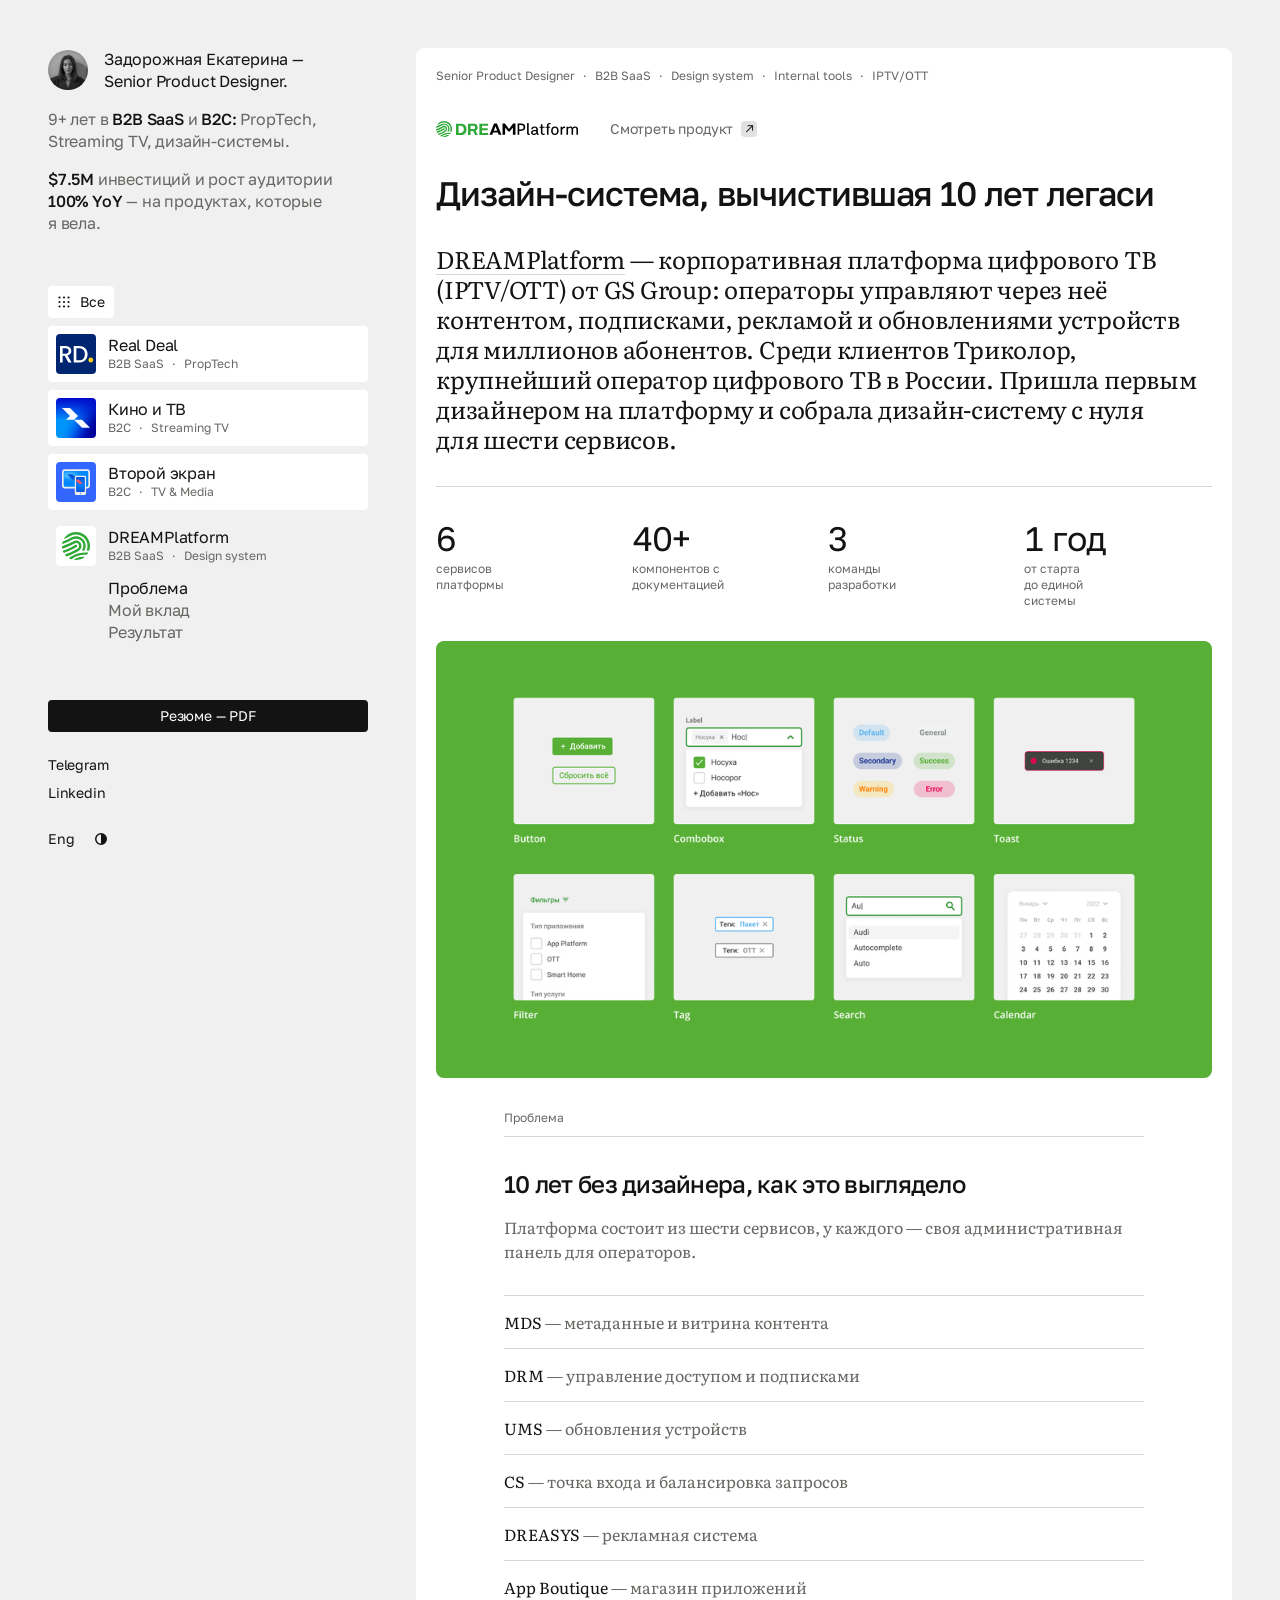
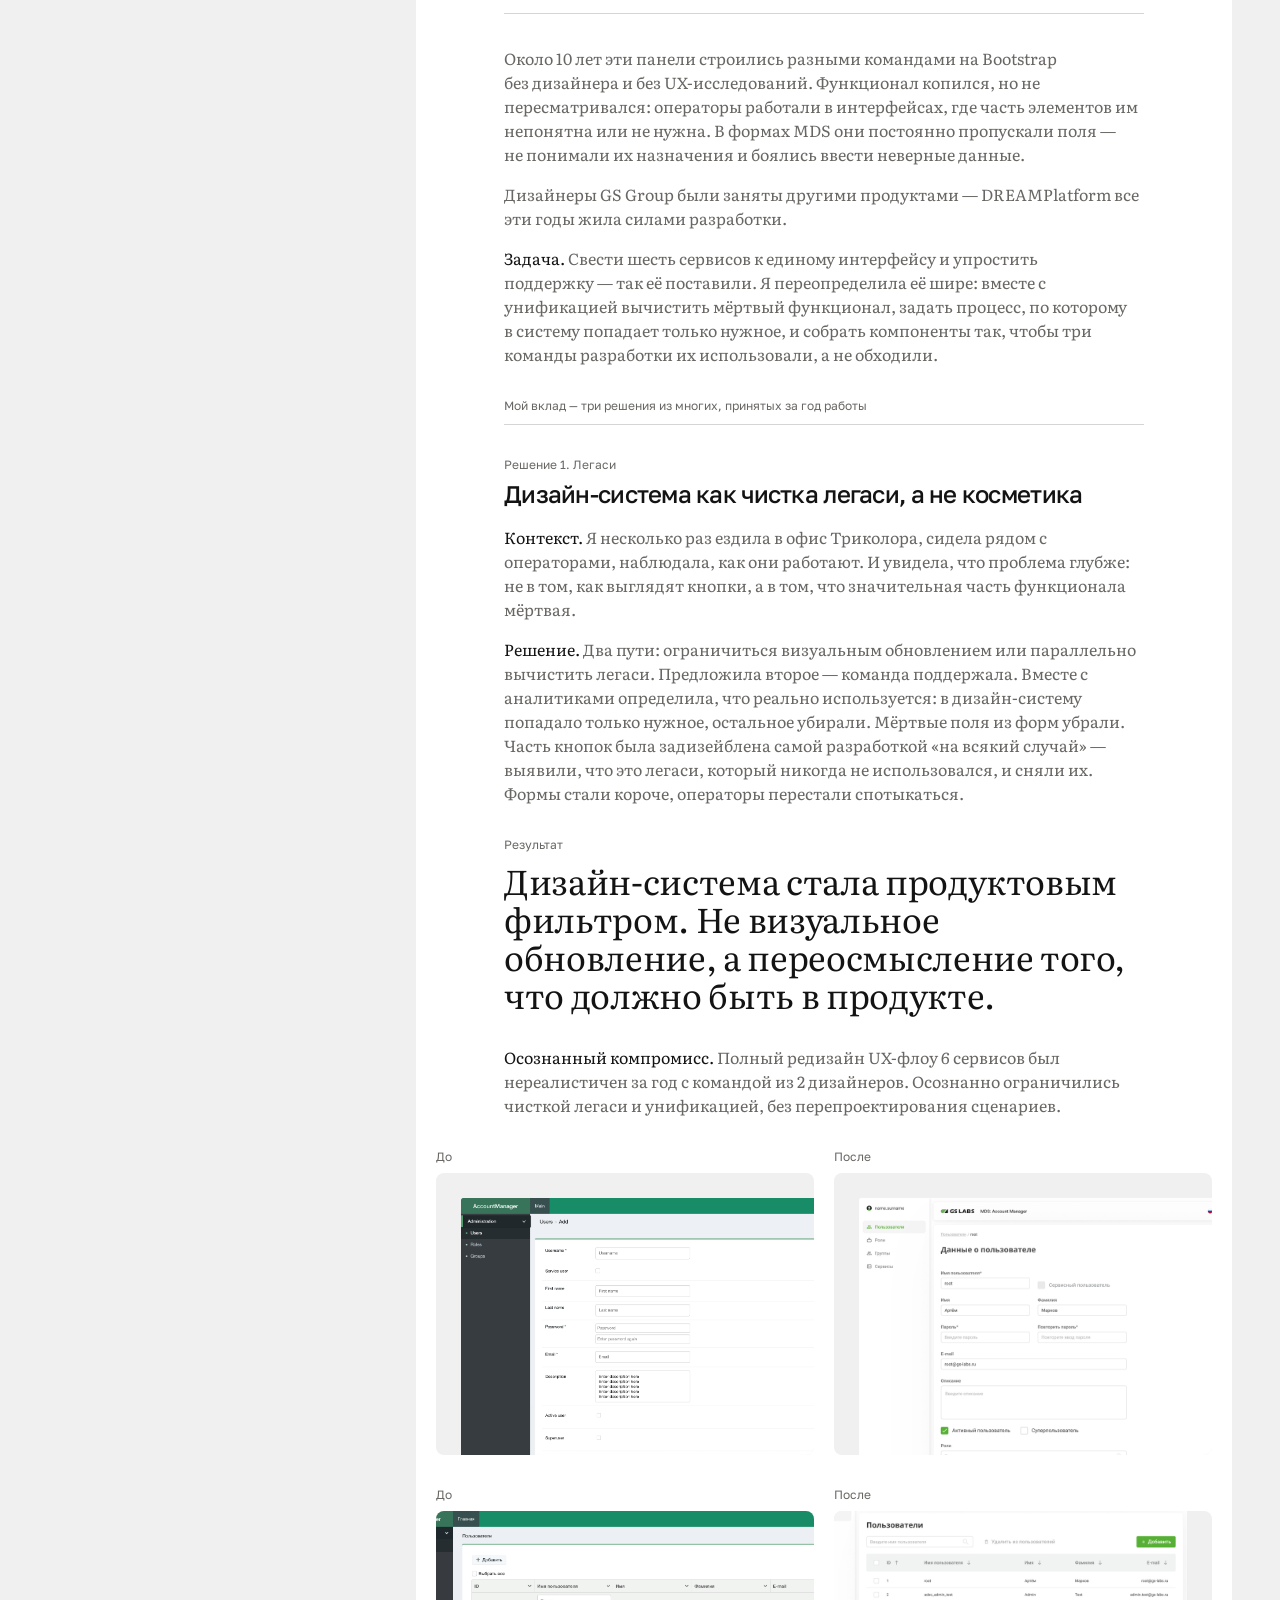
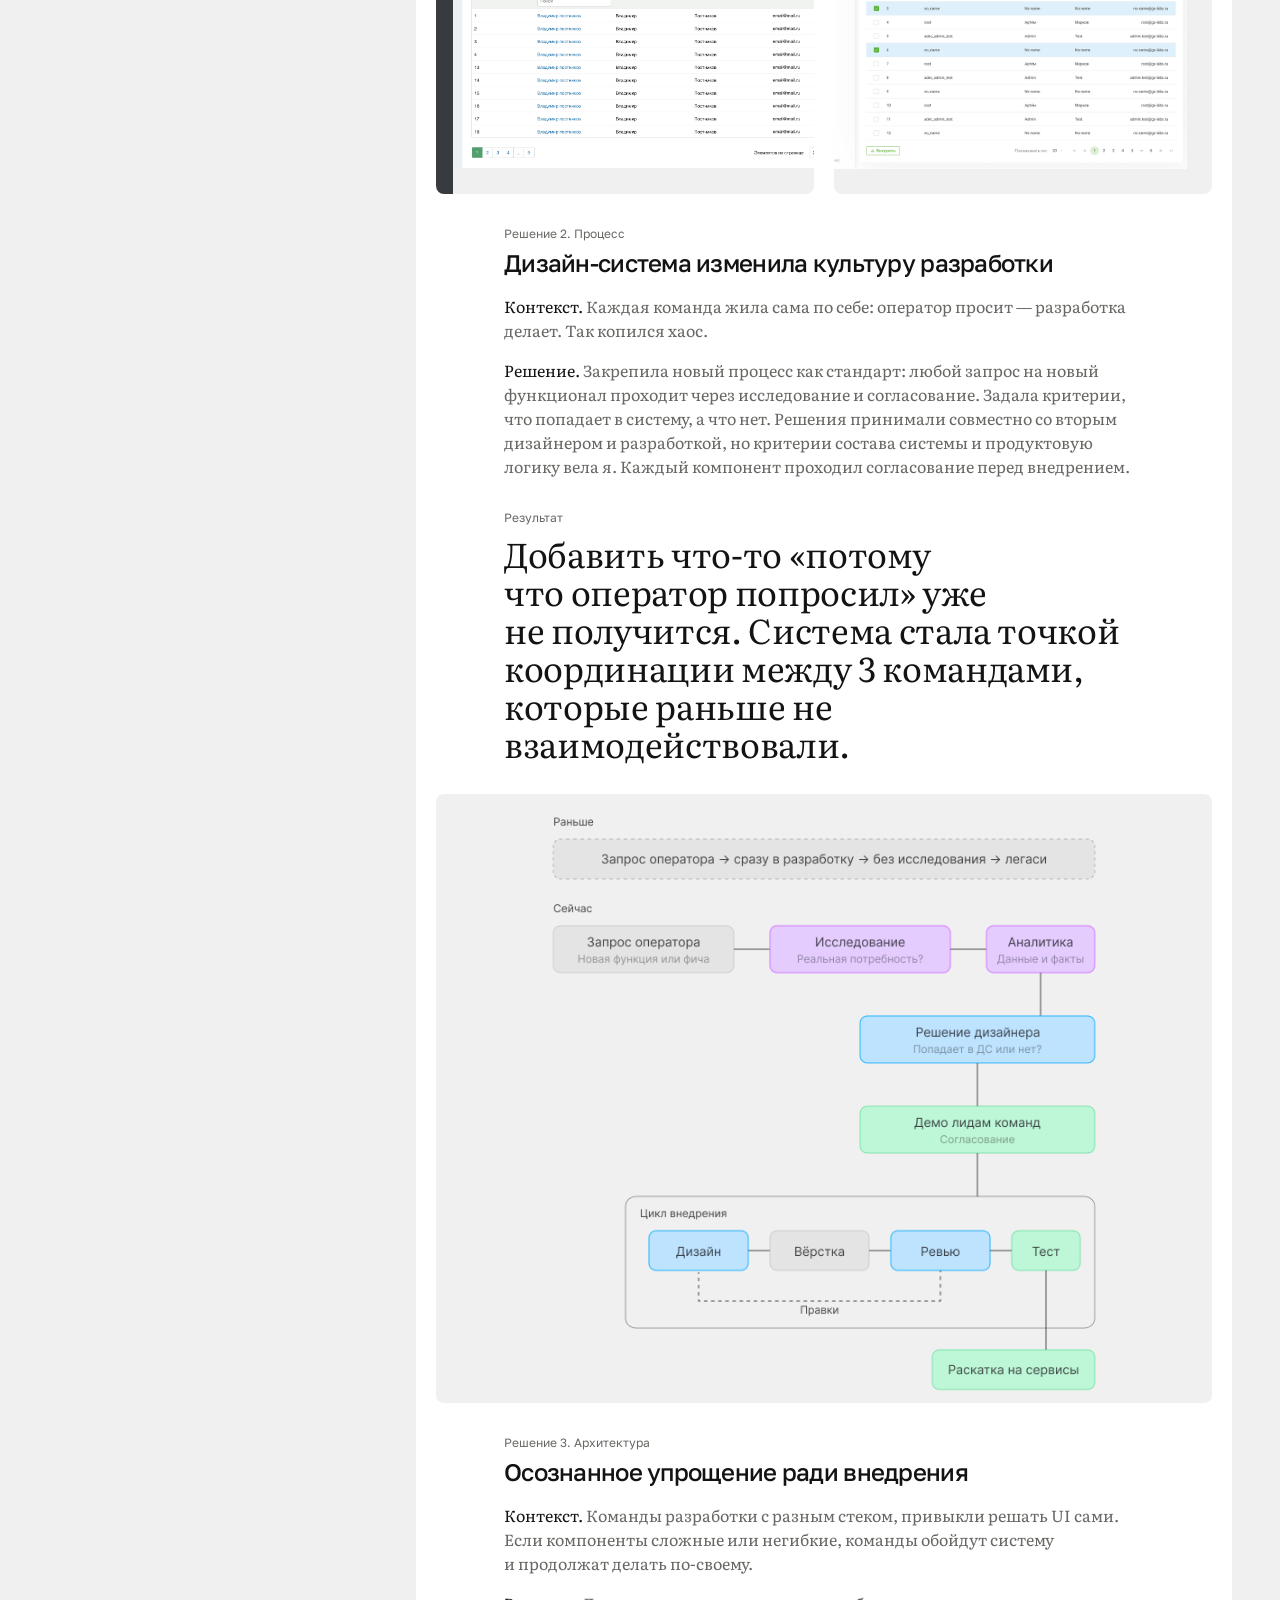
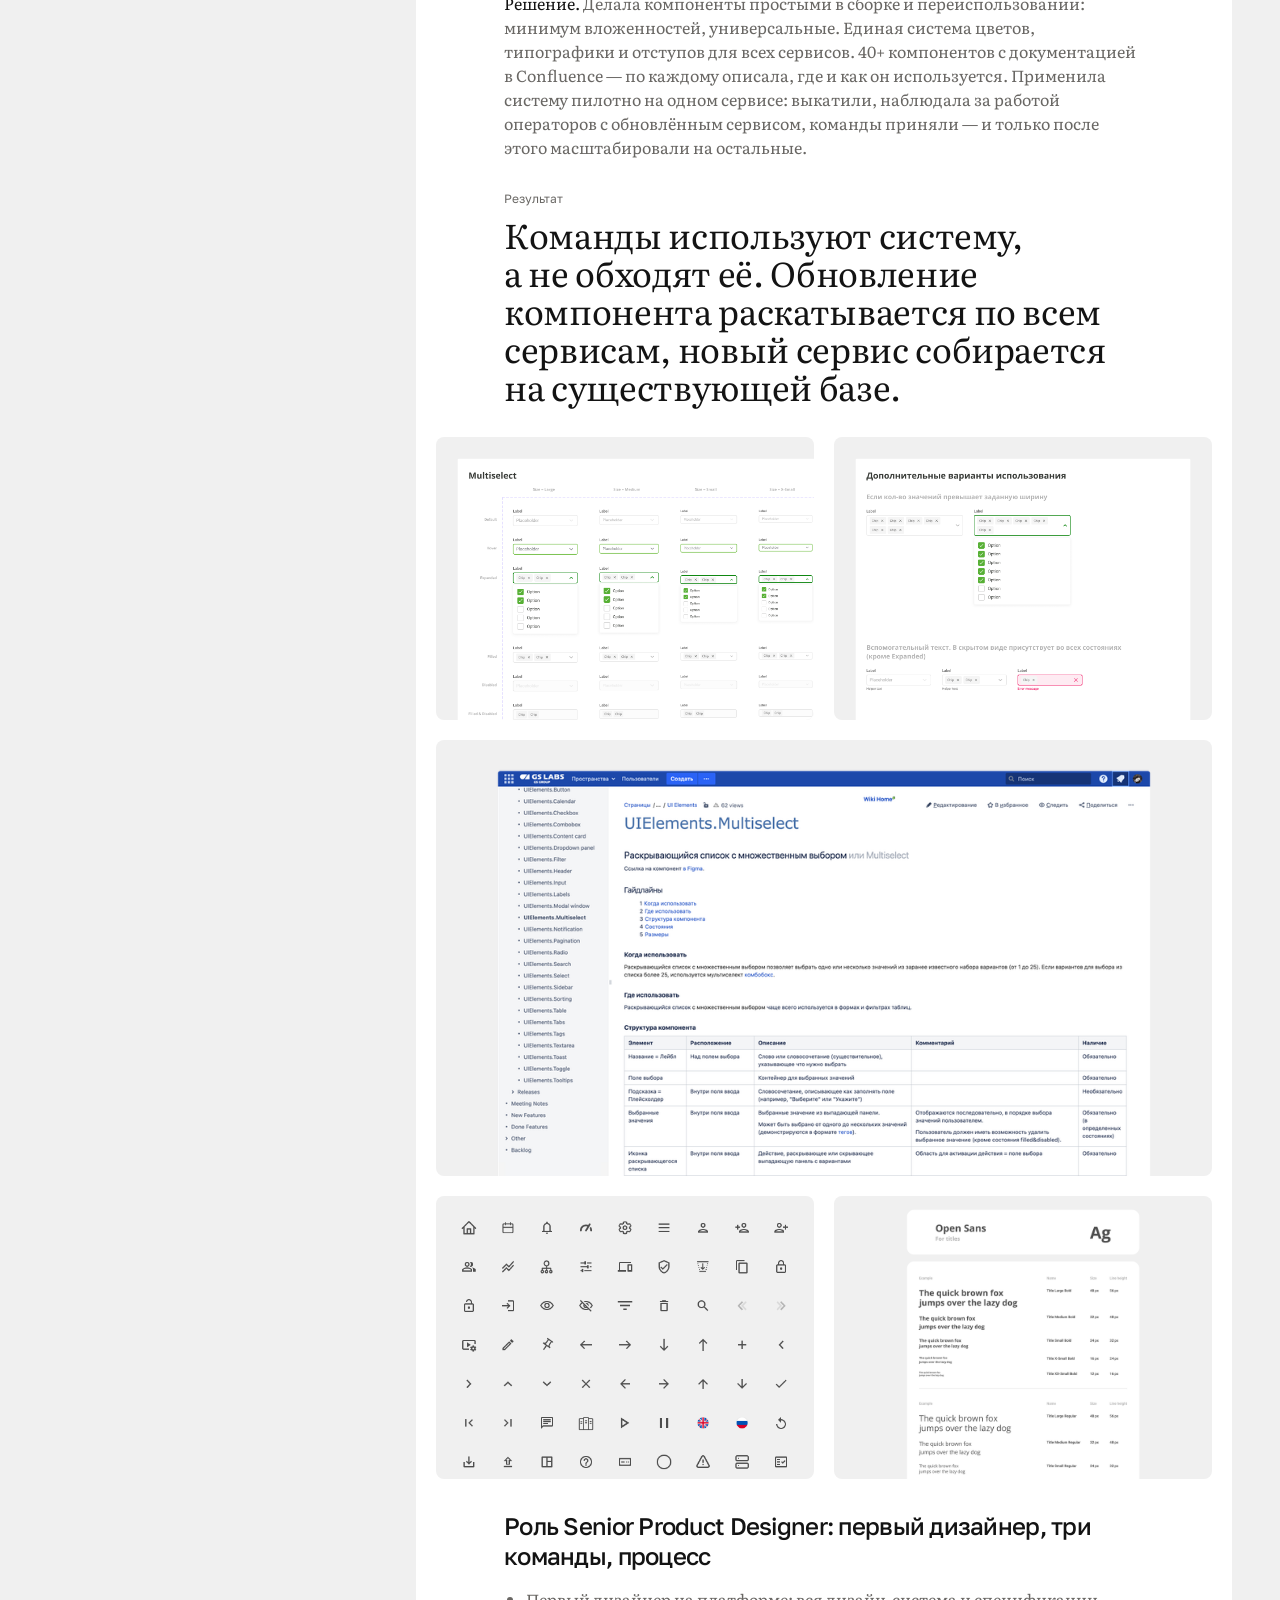
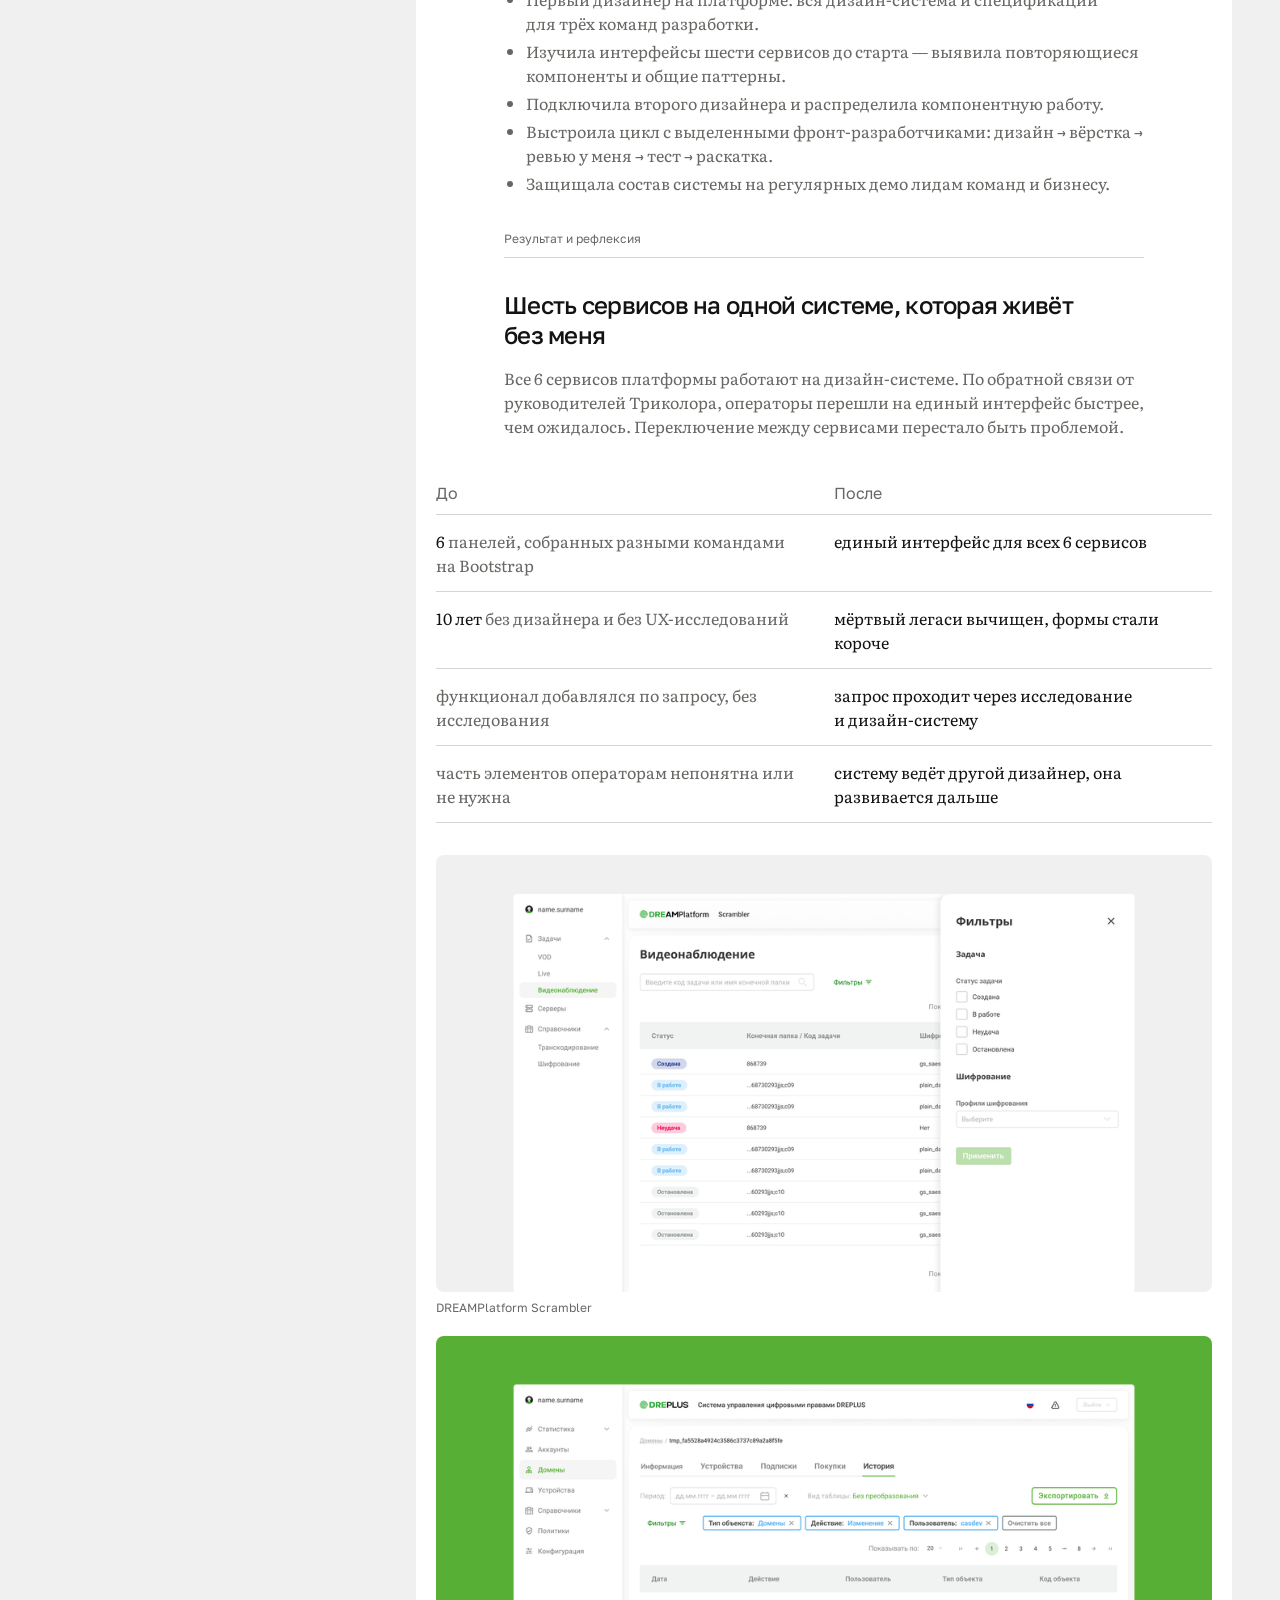
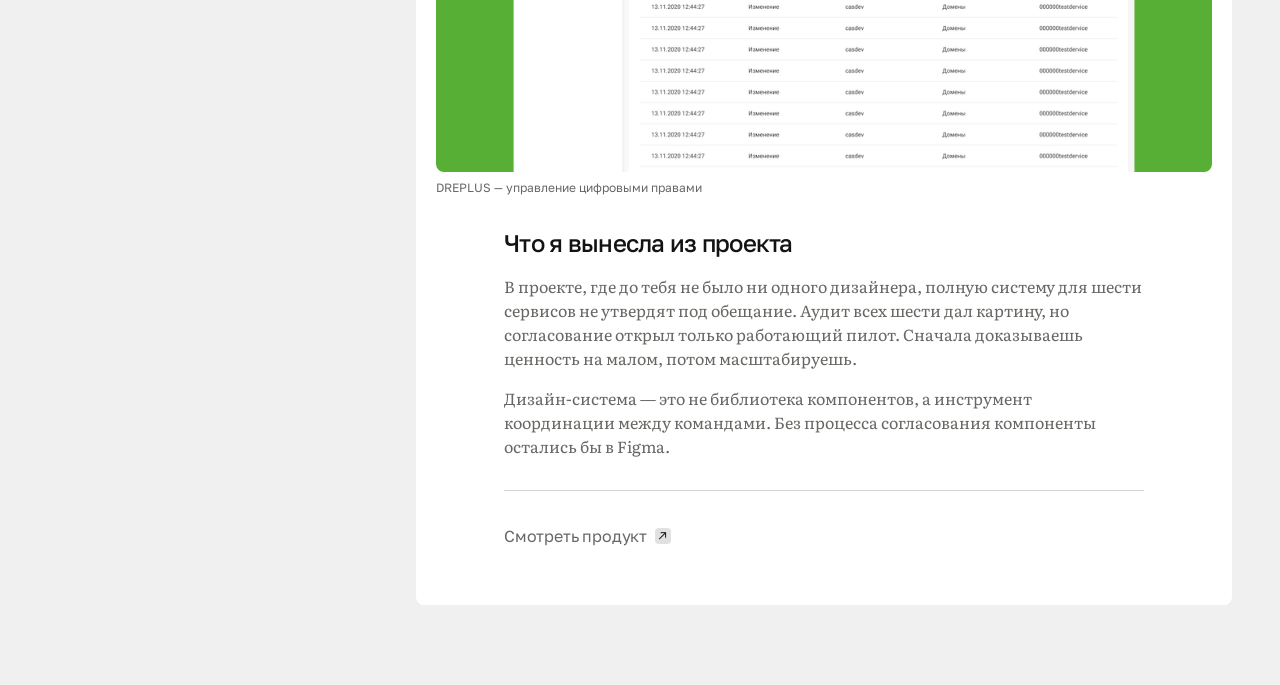
<file: design-system.html>
<!doctype html>
<html lang="ru">
<head>
<meta charset="utf-8">
<meta name="viewport" content="width=device-width, initial-scale=1">

<!-- <<HEAD>> -->
<title>Дизайн-система DREAMPlatform — Екатерина Задорожная</title>
<meta name="description" content="Кейс «Дизайн-система DREAMPlatform»: первая в платформе цифрового ТВ дизайн-система для шести сервисов. Senior Product Designer: чистка десятилетнего легаси, процесс согласования, 40+ компонентов с документацией.">
<link rel="canonical" href="https://codedesign.ru/design-system">
<link rel="alternate" hreflang="ru" href="https://codedesign.ru/design-system">
<link rel="alternate" hreflang="en" href="https://codedesign.ru/en/design-system">
<link rel="alternate" hreflang="x-default" href="https://codedesign.ru/design-system">

<meta property="og:type"         content="article">
<meta property="og:url"          content="https://codedesign.ru/design-system">
<meta property="og:title"        content="Дизайн-система для 6 сервисов">
<meta property="og:description"  content="Корпоративная дизайн-система для GS Group. 40+ компонентов, ускорила релизы ×2, работает без автора.">
<meta property="og:image"        content="https://codedesign.ru/og/og_ds.png">
<meta property="og:image:width"  content="1200">
<meta property="og:image:height" content="630">
<meta property="og:locale"       content="ru_RU">
<meta name="twitter:card"        content="summary_large_image">

<link rel="icon" href="/favicon.ico?v=3" sizes="any">
<link rel="apple-touch-icon" href="/apple-touch-icon.png?v=3">

<link rel="preconnect" href="https://fonts.googleapis.com">
<link rel="preconnect" href="https://fonts.gstatic.com" crossorigin>
<link rel="stylesheet" href="https://fonts.googleapis.com/css2?family=Golos+Text:wght@400;500&family=Literata:opsz,wght@7..72,400&display=swap">

<script>
(function(){try{var t=localStorage.getItem('theme');
if(t==='dark'||t==='light')document.documentElement.setAttribute('data-theme',t);}catch(e){}})();
</script>
<!-- <</HEAD>> -->


<style>
/* ═══════════════════════════════════════════════════════════════
   КЕЙС «ДИЗАЙН-СИСТЕМА DREAMPLATFORM»

   Каркас, типографика и ритм листа — общие для внутренних страниц:
   BASE (колонка, токены) и CASE (лист кейса) вклеивает build.py.
   Здесь только то, чего нет у соседних кейсов: справка по шести
   сервисам, рамка «осознанного компромисса», схема в колонке прозы,
   две карточки итога. Текст — по «дизайн-система-контент.md»,
   кадры — img/ds/ (PNG из Figma + WebP без потерь + 960).
   ═══════════════════════════════════════════════════════════════ */

/* <<BASE>> */
/* ═══════════════════════════════════════════════════════════════
   ОБЩАЯ ОСНОВА ДВУХ СТРАНИЦ
   Вклеивается в index.html и realdeal.html скриптом build.py.
   Править её внутри самих страниц нельзя — перезапишется.

   Раскладка — с макетов 2026-10-12: колонка слева, белый лист справа
   (лента на главной, текст на странице кейса). Правки совета внесены
   поверх, каждая помечена в комментарии. Здесь только то, чем пользуются
   обе страницы; правила одной страницы лежат в её <style>.
   ═══════════════════════════════════════════════════════════════ */

:root{
  color-scheme: light;

  /* ИМЕНА: группа = свойство, которое токен задаёт;
     имя = значение (у примитивов) или роль (у семантики).
     Совпадают с переменными в Figma один в один — сверка макета
     с вёрсткой идёт по одному словарю. Подробно: спека-цвет.md. */

  /* ШКАЛА НЕЙТРАЛЬНЫХ, названа по воспринимаемой светлоте L*.
     Шкала расширяется вставкой без переименования соседей.
     neutral-6 и neutral-90 работают в обеих темах, меняясь ролями.
     Тёплая нота R ≥ G ≥ B на 8, 12, 22, 44, 63, 85;
     чистый серый на 6, 18, 78, 90, 95, 100. */

  /* примитивы светлой темы */
  --neutral-6:   #131313;   /* L*  5.9  текст, заливка кнопки          */
  --neutral-18:  #2C2C2C;   /* L* 18.0  кнопка в наведении             */
  --neutral-44:  #696764;   /* L* 43.7  вторичный и проза              */
  --neutral-85:  #D5D5D4;   /* L* 85.2  линейка                        */
  --neutral-90:  #E1E1E1;   /* L* 89.5  светлая: заглушка; тёмная: текст и светлая заливка */
  --neutral-95:  #F0F0F0;   /* L* 94.8  фон                            */
  --neutral-100: #FFFFFF;   /* L*100.0  лист, текст на кнопке          */

  /* примитивы тёмной темы (спека-цвет.md, 2026-10-21) */
  --neutral-8:   #1A1818;   /* L*  8.5  фон страницы                   */
  --neutral-12:  #20201E;   /* L* 12.2  подложка кадра                 */
  --neutral-22:  #343433;   /* L* 21.7  линейка                        */
  --neutral-63:  #999795;   /* L* 62.6  вторичный и проза              */
  --neutral-78:  #C0C0C0;   /* L* 77.7  заливка в наведении            */

  /* ЦВЕТА ПРОДУКТОВ — правка совета №4.
     Было: тёмно-синий, почти чёрно-синий, зелёный, голубой —
     три оттенка одного цвета из четырёх. При размытии
     различался только зелёный, то есть система работала
     на одном элементе из четырёх.

     Стало: четыре разных семейства, разведённые и по тону,
     и по светлоте — чтобы набор читался и в оттенках серого,
     и при дальтонизме, где цвет один не справляется.
     Светлота специально разная: 31 / 44 / 52 / 58.

     Одинаковы в обеих темах: это временные плашки под настоящие
     логотипы, которые от темы не зависят. В семантический слой
     не заводить — иначе их потянет развести по режимам. */
  --brand-realdeal:      #2F5AD9;   /* RealDeal      — синий,     L44 */
  --brand-kino-i-tv:     #B0308C;   /* Кино и ТВ     — маджента,  L52 */
  --brand-design-system: #14532D;   /* DREAMPlatform — зелёный,   L31 */
  --brand-second-screen: #DE5B1C;   /* Второй экран  — оранжевый, L58 */

  /* ПОЛЕ КАДРА С КАЛЬКУЛЯТОРОМ на главной — ТЗ вставки макетов, 2026-10-10:
     Accent/Info #1268EC на 15% поверх белого. Файл макета приходит
     с прозрачным полем, цвет даёт плашка. Один потребитель
     (.frame--field), от темы не зависит; в семантику не заводить. */
  --brand-realdeal-field: #DBE8FC;
  /* Сплошная подложка кадра с графиками на странице кейса — макет
     2026-10-10: Accent/Info #1268EC. Один потребитель (.shot__frame--accent). */
  --brand-realdeal-accent: #1268EC;
  /* Подложка кадров 16:9 на странице «Кино и ТВ» — тёмно-синий #0C2653,
     тон самого интерфейса ТВ-приложения (запрос автора 2026-10-12): поля
     вокруг кадров и шторок сливаются с экраном. Два потребителя
     (.shot__frame--navy, .cmpx), от темы не зависит; в семантику не заводить. */
  --brand-kino-i-tv-field: #0C2653;
  /* Подложка кадра «ленты» (kino_hero_lines) в карточке на главной — тот же
     синий, но темнее: #0C1B35 (запрос автора 2026-10-12). Один потребитель
     (.frame--navy-dark). */
  --brand-kino-i-tv-field-dark: #0C1B35;
  /* Подложка кадров DREAMPlatform — зелёный #57B035, акцентный цвет самой
     системы (запрос автора 2026-10-15). Сплошной: кадры главной
     (.frame--green) и DREPLUS на странице кейса (.shot__frame--green). От темы не зависит; в семантику
     не заводить. */
  --brand-design-system-field: #57B035;
  /* Подложки кадров «Второго экрана» (запрос автора 2026-10-20), сплошные,
     от темы не зависят; в семантику не заводить:
       -field      #668CFF — обложки (кейс и два кадра главной) и кадр тёмной темы;
       -field-soft #E9EEFB — светлые Android-экраны: MVP и «до» редизайна;
       -field-deep #3366FF — «после» редизайна и два кадра iOS-телегида. */
  --brand-second-screen-field: #668CFF;
  --brand-second-screen-field-soft: #E9EEFB;
  --brand-second-screen-field-deep: #3366FF;

  /* СЕМАНТИКА — десять ролей. Компонент обращается только к ним:
     примитив или литерал в правиле компонента не переключается темой.
     --text-primary и --bg-inverse сегодня совпадают по значению,
     но это два независимых решения: цвет текста и заливка кнопки.
     Наведение сдвигает заливку к середине шкалы: кнопка на 12
     пунктов L*, карточка на 2. */
  --text-primary:      var(--neutral-6);    /* заголовки, числа, активный якорь, выделение в прозе */
  --text-secondary:    var(--neutral-44);   /* проза, подписи, метастроки, шапки таблиц */
  --text-inverse:      var(--neutral-100);  /* текст на заливке --bg-inverse */
  --bg-page:           var(--neutral-95);   /* фон страницы */
  --bg-surface:        var(--neutral-100);  /* лист кейса, карточки кейсов в колонке */
  --bg-inverse:        var(--neutral-6);    /* заливка кнопки резюме */
  --bg-inverse-hover:  var(--neutral-18);   /* кнопка резюме при наведении */
  --bg-placeholder:    var(--neutral-90);   /* место под макет, аватар, чипы схемы пути */
  --border-default:    var(--neutral-85);   /* разделители, строки таблиц, рамка ленты */
  --shot-plate:        var(--neutral-95);   /* подложка кадра на странице кейса: в светлой совпадает с фоном, в тёмной нет */

  --sans: 'Golos Text', system-ui, -apple-system, 'Segoe UI', Roboto, sans-serif;
  --serif: 'Literata', Georgia, 'Times New Roman', serif;

  /* СКРУГЛЕНИЯ — четыре токена, все кратны четырём.
     Было восемь литералов (1, 3, 4, 6, 7, 8, 10, 50%): 3 против 4 —
     одно фокус-кольцо, 6 против 7 — соседние элементы с разницей
     в пиксель. Следы правок, а не решения.
     999px, а не 50%: на квадрате даёт круг, на узкой полосе —
     скруглённые торцы, и его можно хранить числом в Figma. */
  --radius-4:    4px;     /* марка 12×12, кольца :focus-visible */
  --radius-8:    8px;     /* кнопка, чип, skip-link, лист, кадры, врезка */
  --radius-full: 999px;   /* аватар, торцы рельса активного якоря */

  --width-cover: 760px;   /* полоса: обложка, метрики, макеты во всю ширину */
  /* Колонка прозы считается от знаков, а не от пикселей.
     Цель — 68–72 знака в строке. При Literata 16 это 570.
     (При Golos 16 то же правило давало 640 — поэтому при смене
     гарнитуры число пересчитывается, а не переносится.) */
  --width-prose: 640px;   /* было 570; макет кейса 2026-10-10 */
  --width-wide:  860px;   /* таблица и схема пути — по центру листа */
  --width-rail:  clamp(248px, 25vw, 360px);   /* левая колонка; резиновая (ТЗ адаптив 2026-10-10), 360 с 1440 */

  /* РИТМ СТРАНИЦЫ — четыре ступени, все кратны 16. Шкала закрыта.
     Внутренние поля компонентов ей не подчиняются и токенов
     не получают: токен с одним потребителем бесполезен. */
  --space-16: 16px;    /* 1×   между любыми соседними блоками */
  --space-24: 24px;    /* 1.5× после выноса и цитаты */
  --space-32: 32px;    /* 2×   до и после линейки между кейсами в ленте (2026-10-10) */
  --space-48: 48px;    /* 3×   внутри обложки и после лида */
  --space-64: 64px;    /* 4×   между разделами и между кейсами */

  /* ПОЛЯ СТРАНИЦЫ — плавные, а не ступенчатые.
     Модель снята с rafaelcespedes.com: там ширина контейнера —
     фиксированное число (800px), а всё, что вокруг, выведено
     из него через clamp(мин, доля, макс). Скачок поля с 30 на 16
     на пороге заметен глазом; clamp убирает сам скачок. */
  --page-gutter: clamp(16px, 3.75vw, 60px);   /* 60 с 1600 и шире (макет главной 2026-10-10) */
}

/* ═══ ТЁМНАЯ ТЕМА (включена 2026-10-21, спека-цвет.md) ═══
   Подобрана под светлую по отношениям, а не выведена зеркально: лист
   темнее фона (утоплен), текст на листе 14.21 вместо 18.58, проза
   6.38 вместо 5.64, шаг лист↔фон 1.05. Светлая — по умолчанию;
   системная настройка не учитывается (решение автора 2026-10-21), тёмная
   включается только кнопкой и запоминается. Скрипт
   переключателя — в parts/head.html (выбор до отрисовки) и в
   parts/rail_foot.html (кнопка). */
:root[data-theme="dark"]{
  --text-primary:      var(--neutral-90);
  --text-secondary:    var(--neutral-63);
  --text-inverse:      var(--neutral-6);
  --border-default:    var(--neutral-22);
  --bg-page:           var(--neutral-8);
  --bg-surface:        var(--neutral-6);
  --bg-placeholder:    var(--neutral-18);
  --bg-inverse:        var(--neutral-90);
  --bg-inverse-hover:  var(--neutral-78);
  --shot-plate:        var(--neutral-95);   /* решение автора 2026-10-21: как в светлой (#F0F0F0); в спеке neutral-12 */
  color-scheme: dark;
}
/* ВОРДМАРКИ В ТЁМНОЙ ТЕМЕ (2026-10-21): у RealDeal, Триколора и DREAMPlatform рядом
   со светлым файлом лежит белый *-dark.svg (RealDeal и DREAMPlatform — тёмные части
   белые, цветные остаются; Триколор — целиком белый). Переключает кнопка темы.
   Второй экран синий и остаётся как есть. */
.logo-dark{ display: none !important; }
:root[data-theme="dark"] .logo-light{ display: none !important; }
:root[data-theme="dark"] .logo-dark{ display: block !important; }
*{ box-sizing: border-box; }

body{
  margin: 0;
  background: var(--bg-page);
  color: var(--text-primary);
  font-family: var(--sans);
  font-size: 14px;
  line-height: 20px;   /* интерфейсная ступень; проза и заголовки задают свой */
  /* ТРЕКИНГА НА BODY НЕТ НАМЕРЕННО. -.012em здесь вычислялся от 14px
     в −0.168px и наследовался абсолютным числом: 18 элементов на 12px
     получали −1.4% там, где по правилу ноль. Трекинг задаётся
     на каждом элементе своим стилем, по наследству не приходит. */
  -webkit-font-smoothing: antialiased;
}

.app{
  /* Макет 2026-10-12 при 1600: поля 60, колонка 360, зазор 60, лист
     начинается с x=480. Зазор и верхнее поле плавные, как и поля
     страницы. */
  max-width: 1680px; margin: 0 auto;
  padding: max(24px, var(--page-gutter)) var(--page-gutter) 80px;
  display: grid; grid-template-columns: var(--width-rail) minmax(0,1fr);
  gap: 0 clamp(24px, 3.75vw, 60px);
  align-items: start;
}

.skip{
  position: absolute; left: -9999px; top: 0;
  background: var(--bg-inverse); color: var(--text-inverse);
  font-size: 14px; line-height: 16px; letter-spacing: -.012em;
  padding: 10px 16px; border-radius: var(--radius-8); z-index: 9; text-decoration: none;
}
.skip:focus{ left: 12px; top: 12px; }

/* ═══════════════════ ЛЕВАЯ КОЛОНКА ═══════════════════
   Порядок один на обеих страницах (макеты 2026-10-12):
     кто я  →  список кейсов (по центру)  →  резюме и контакты.
   Колонка липкая, занимает высоту экрана за вычетом полей; резюме
   и контакты прижаты к нижнему полю. Если контент выше экрана —
   прокрутка внутри колонки (см. сжатие по высоте в конце файла). */
.rail{
  position: sticky; top: max(24px, var(--page-gutter));
  height: calc(100vh - 2 * max(24px, var(--page-gutter)));
  height: calc(100dvh - 2 * max(24px, var(--page-gutter)));   /* 100vh на мобильных — не высота экрана */
  overflow-y: auto;
  display: flex; flex-direction: column; gap: 24px;
  padding: 0;   /* макеты 2026-10-12: аватар на верхнем поле страницы, контакты на нижнем */
  scrollbar-width: thin;
}

/* ── кто я ── */
/* Макеты 2026-10-12: на обеих страницах колонка одинакова — аватар слева,
   имя и роль справа 16/22 (вес 400), ниже серой строкой сфера и строка
   про инвестиции. Прежний вариант главной (аватар над именем 24/30) заменён. */
.me{
  display: grid; grid-template-columns: 40px minmax(0,1fr); gap: 0 16px;
  align-items: center; max-width: 320px;   /* ширина текста колонки по макету */
}
.me__ava{
  width: 40px; height: 40px; border-radius: var(--radius-full);
  background: var(--bg-placeholder); overflow: hidden;
  display: block;
}
.me__ava img{ width: 40px; height: 40px; display: block; object-fit: cover; }
.me__who{
  font-size: 16px; line-height: 22px; font-weight: 400; letter-spacing: -.012em;
  color: var(--text-primary); margin: 0;
}
.me__who a{ color: inherit; text-decoration: none; display: inline-block; transition: color .18s ease-out; }
/* наведение — цвет, без подчёркивания (2026-10-10) */
.me__who a:hover{ color: var(--text-secondary); }
/* Сфера и строка про инвестиции — 16/22, серым; акценты «B2B SaaS», «B2C:»,
   «$7.5M», «100% YoY» — вес 500 и чернила (правка 2026-10-10). */
.me__span, .me__sum{
  grid-column: 1 / -1; margin: 16px 0 0;
  font-size: 16px; line-height: 22px; font-weight: 400; letter-spacing: -.012em;
  color: var(--text-secondary);
}
.me__span b, .me__sum b{ font-weight: 500; color: var(--text-primary); }

/* ── действие (резюме) ──
   Правка совета №3 отменена, и вот почему.
   Совет исходил из холодного трафика: человек пришёл из поиска,
   у него нет твоих контактов, поэтому чёрное пятно обязано вести
   в переписку. Но портфолио уходит вместе с откликом — адресат
   уже может ответить одним нажатием в своей почте. Ему нужно
   не «написать», а быстро забрать резюме. Кнопка «Написать»
   при этом дублировала Telegram и LinkedIn внизу колонки.
   Поэтому чёрное пятно снова на резюме, а контакты внизу
   остаются единственным местом, где живут адреса. */
.act{ display: flex; flex-wrap: wrap; gap: 8px; max-width: 320px; }   /* ширина колонки текста, как у .me и списка кейсов */
/* кнопка стоит внизу колонки над контактами (макет 2026-10-12) */
.act a{
  display: inline-flex; align-items: center; gap: 6px;   /* зазор знака и слова — 6 везде */
  font-size: 14px; font-weight: 400; letter-spacing: -.012em; line-height: 16px;
  /* макет: высота 32 (8+16+8), радиус 4, поля по бокам 12, без значка */
  text-decoration: none; border-radius: var(--radius-4); padding: 8px 12px; min-height: 32px;
  transition: background .18s ease-out;
}
.act__cv{ background: var(--bg-inverse); color: var(--text-inverse); flex: 1 1 100%; justify-content: center; }   /* на всю ширину колонки, как интро */
.act__cv:hover{ background: var(--bg-inverse-hover); }
.act a:focus-visible{ outline: 2px solid var(--text-primary); outline-offset: 3px; }

/* ── низ: контакты ──
   Строки «Открыта к предложениям» нет: портфолио уходит вместе
   с откликом, и адресату это уже известно. Статус нужен сайту,
   который ищут сами; этот — приносят. */
/* Низ колонки (макеты 2026-10-12): кнопка резюме и контакты одной группой,
   прижатой к нижнему полю; список кейсов между «кто я» и этой группой
   стоит по центру (.rail .tree). */
.rail__foot{ display: grid; gap: 20px; }
/* ПЕРЕКЛЮЧАТЕЛЬ ТЕМЫ — внизу колонки под контактами (спека-цвет.md §6).
   Круг, залитый наполовину; в тёмной теме повёрнут на 180°. */
.prefs__theme{
  display: inline-flex; gap: 6px; align-items: center; width: fit-content; min-height: 26px; min-width: 26px;   /* без подписи цель касания не меньше 26×26 */
  padding: 0; border: 0; background: none; cursor: pointer; font: inherit;
  font-size: 14px; line-height: 16px; letter-spacing: -.012em;
  color: var(--text-primary); transition: color .18s ease-out;   /* как ссылки контактов: чернила, на наведение — приглушённый */
}
.prefs__theme:hover{ color: var(--text-secondary); }
.prefs__theme:focus-visible{ outline: 2px solid var(--text-primary); outline-offset: 3px; border-radius: var(--radius-4); }
.prefs__theme svg{ width: 12px; height: 12px; flex: none; transition: transform .18s ease-out; }
:root[data-theme="dark"] .prefs__theme svg{ transform: rotate(180deg); }
/* ЯЗЫК — «Eng» / «Рус» слева от темы, одной группой (.prefs). Ссылка на ту же страницу
   другой версии (/en/…). Начертание как у ссылок контактов. */
.prefs{ display: flex; align-items: center; gap: 20px; }
.prefs__lang{
  display: inline-flex; align-items: center; min-height: 26px;
  font-size: 14px; line-height: 16px; letter-spacing: -.012em;
  color: var(--text-primary); text-decoration: none; transition: color .18s ease-out;
}
.prefs__lang:hover{ color: var(--text-secondary); }
.prefs__lang:focus-visible{ outline: 2px solid var(--text-primary); outline-offset: 3px; border-radius: var(--radius-4); }
.hire{ display: grid; gap: 8px; }
.hire__links{ display: grid; gap: 2px; }
.hire__links a{
  font-size: 14px; line-height: 16px; letter-spacing: -.012em;   /* 14/16 (стиль «Link») по просьбе автора 2026-10-20; 2026-10-11 было 16/22 */
  color: var(--text-primary); text-decoration: none;
  display: inline-flex; gap: 6px; align-items: center; width: fit-content;
  min-height: 26px;
}
.hire__links a{ transition: color .18s ease-out; }
/* наведение — цвет, без подчёркивания (2026-10-11): чернила → приглушённый тон */
.hire__links a:hover{ color: var(--text-secondary); }
.hire__links a:focus-visible{ outline: 2px solid var(--text-primary); outline-offset: 3px; border-radius: var(--radius-4); }

/* перенос строки только на телефоне: переносы интро — как на макете iPhone 17 */
.br-m{ display: none; }

/* неразрывное сочетание в заголовках: «онлайн-сделок» не рвётся по дефису */
.nw{ white-space: nowrap; }
/* ЗНАК КЕЙСА В КОЛОНКЕ — квадрат из SVG (в колонке различить четыре кейса
   нужно до чтения, поэтому он крупный); цвет плашки остаётся запасным,
   пока файл не загрузился. Вордмарк на главной — `.mark` в index.html. */
.logo{
  width: 40px; height: 40px; border-radius: var(--radius-4); flex: none;   /* радиус 4 — макет 2026-10-10, было 12 */
  background: var(--brand, var(--bg-inverse)) var(--sign, none) center / cover no-repeat;
}

[data-brand="design-system"]{ --brand: var(--brand-design-system); --sign: url("/img/logo/DRM.svg"); }
[data-brand="realdeal"]{ --brand: var(--brand-realdeal); --sign: url("/img/logo/RD.svg"); }
[data-brand="kino-i-tv"]{ --brand: var(--brand-kino-i-tv); --sign: url("/img/logo/Cinema.svg"); }
[data-brand="second-screen"]{ --brand: var(--brand-second-screen); --sign: url("/img/logo/SS.svg"); }
[data-brand="smart-home"]{ --brand: var(--bg-placeholder); --sign: url("/img/logo/SH.svg"); }

/* ═══ СПИСОК КЕЙСОВ В КОЛОНКЕ (обе страницы) ═══
   ОДНО СОСТОЯНИЕ — ОДНА ПОДЛОЖКА (решение автора 2026-10-12).
   Карточки кейса и плашка «Все» в покое белые (--bg-surface). При наведении
   и у текущего пункта подложка — тон страницы (--bg-page, #F0F0F0): карточка
   «уходит» в фон. Цвет текста не меняется. Так «где я сейчас» и «куда
   нажму» читаются одним сигналом — подложкой, а не цветом строки. */
.tree{ display: grid; gap: 8px; }
/* «Все» — первый пункт списка (макеты 2026-10-12). Белая плашка; при наведении
   и на главной, где это текущая страница, — тон страницы. Как карточки кейсов. */
.all{
  display: inline-flex; align-items: center; gap: 10px; width: fit-content;
  min-height: 32px; padding: 0 9px 0 10px; border-radius: var(--radius-4);
  font-size: 14px; line-height: 16px; letter-spacing: -.012em;
  color: var(--text-primary); text-decoration: none;
  background: var(--bg-surface);
  transition: background .18s ease-out;
}
a.all:hover, .all[aria-current="page"]{ background: var(--bg-page); }
a.all:focus-visible{ outline: 2px solid var(--text-primary); outline-offset: 3px; }
.all svg{ width: 12px; height: 12px; flex: none; }

/* свёрнутые — карточки */
.row--flat{
  display: block; text-decoration: none;
  background: var(--bg-surface); border-radius: var(--radius-4); padding: 8px;   /* макет 2026-10-10: радиус 4, карточка 56 */
  transition: background .18s ease-out;
}
/* Четвёртый кейс «Умный дом» — в работе: та же карточка без ссылки,
   весь блок на 30% (макет 2026-10-10). Нажимать не на что. */
.row--soon{ opacity: .3; cursor: default; }
/* разделитель в строках «роль · сфера» — шире пробела, как на макете */
.sep{ margin: 0 5px; }

/* шапка строки: знак 40 слева, имя и сфера столбиком справа */
.row__id{
  display: grid; grid-template-columns: 40px minmax(0,1fr);
  align-items: center; gap: 12px;
}
.row__name{
  font-size: 16px; font-weight: 400; line-height: 18px;
  letter-spacing: -.012em; color: var(--text-primary);
}
.row--flat{ color: var(--text-primary); }
/* наведение на карточку — подложка в тон страницы (2026-10-12), текст не
   меняется. «В работе» не нажимается — подложка остаётся белой. */
.row--flat:hover{ background: var(--bg-page); }
.row--soon:hover{ background: var(--bg-surface); }
.row--flat:focus-visible{ outline: 2px solid var(--text-primary); outline-offset: 3px; }
.row em{
  display: block; font-style: normal; font-size: 12px; line-height: 16px;
  letter-spacing: 0; color: var(--text-secondary);
}

/* ═══ МЕТРИКИ — один компонент на обе страницы ═══ */
.metrics{
  display: flex; flex-wrap: wrap; gap: 16px 56px;
  margin: 0; padding: 0; list-style: none;
}
.metrics div{ display: grid; gap: 4px; min-width: 0; }
.metrics dt{
  font-size: 24px; font-weight: 400; line-height: 30px;
  letter-spacing: -.03em; color: var(--text-primary);
  font-variant-numeric: tabular-nums; white-space: nowrap;
}
.metrics dd{
  margin: 0; font-size: 12px; line-height: 16px; color: var(--text-secondary); letter-spacing: 0;
}

/* СПИСОК КЕЙСОВ — по центру между «кто я» и низом колонки, карточки до 320
   (на обеих страницах, макеты 2026-10-12). */
.rail .tree{ margin: auto -3px; padding: 3px; max-width: 326px; }
/* Интро и резюме с контактами не прячутся ни на какой высоте экрана:
   если колонка не помещается, прокручивается список кейсов между ними.
   Поля 3px — чтобы рамка фокуса карточек не обрезалась. */
@media (min-width: 801px){
  .rail .tree{ min-height: 0; overflow-y: auto; scrollbar-width: thin; }
}
/* «Умный дом» — карточка без ссылки; на невысоком экране она только отнимает
   место у настоящих кейсов и выглядит обрезанной, поэтому здесь её нет. */
@media (min-width: 801px) and (max-height: 940px){
  .rail .row--soon{ display: none; }
}

/* ПОРОГ СХЛОПЫВАНИЯ — 800 (ТЗ адаптив 2026-10-10; прежний 1140 заменён).
   Колонка резиновая, clamp(248, 25vw, 360), и отдаёт пиксели вместе
   с листом, поэтому сворачивать её раньше 800 незачем: ниже 800
   колонка оставляла бы листу меньше, чем он получает без неё.
   Четыре режима: 1141+ — колонка полная; 801–960 — сжатая;
   800 и ниже — шапка с меню, на главной под ней «кто я» с резюме. */
@media (min-width: 801px) and (max-width: 960px){
  :root{ --width-rail: clamp(200px, 22vw, 248px); }
  .app{ gap: 0 24px; }
  .rail .row__id em{ display: none; }   /* подзаголовки кейсов не влезают */
}
/* Колонка уже ~260 (до 1040): имя с ролью рядом с аватаром ломалось на 3–4 строки.
   Здесь аватар над именем, текст на всю ширину колонки. */
@media (min-width: 801px) and (max-width: 1040px){
  .me{ grid-template-columns: 1fr; }
  .me__ava{ margin-bottom: 16px; }
  .me__who{ grid-column: 1 / -1; }
}
@media (max-width: 800px){
  .app{ grid-template-columns: 1fr; gap: 24px; padding-top: 0; }
  /* Ниже 800 колонка сворачивается в «кто я» под липкой шапкой (.mbar):
     только на главной. На странице кейса её нет — имя и роль не повторяются
     над каждым кейсом, а кейсы, резюме и контакты лежат в меню (макеты
     iPhone 17, 2026-10-23). */
  .rail{ position: relative; top: auto; height: auto; max-height: none; overflow: visible;
         gap: 0; max-width: 760px; }
  .app--case .rail{ display: none; }
  .rail .tree, .rail .hire, .me__ava{ display: none; }   /* аватар живёт в шапке */
  /* ширина текста фиксирована (макет: 393 минус поля 16), переносы — по макету */
  .me{ grid-template-columns: 1fr; max-width: 361px; }
  .br-m{ display: inline; }
  .me__who{ grid-column: 1 / -1; }
  /* резюме слева, переключатель темы справа — одной строкой */
  .rail__foot{ display: flex; align-items: center; justify-content: space-between;
               gap: 16px; margin-top: 24px; }
  .rail__foot .act{ flex: none; max-width: none; }
  .rail__foot .act__cv{ flex: none; }
  /* переключатель темы — квадрат 32, как кнопки шапки */
  .prefs__theme{ width: 32px; height: 32px; min-width: 32px; min-height: 32px;
                 justify-content: center; border-radius: var(--radius-4);
                 background: var(--bg-placeholder); color: var(--text-primary); }
  .prefs__theme svg{ width: 14px; height: 14px; }
  /* язык — плашка той же высоты, слева от переключателя темы */
  .prefs{ gap: 8px; }
  .prefs__lang{ height: 32px; min-height: 32px; padding: 0 12px; justify-content: center;
                border-radius: var(--radius-4); background: var(--bg-placeholder); }
}

/* ШАПКА И МЕНЮ ТЕЛЕФОНА — 800 и ниже (макеты iPhone 17, 2026-10-23).
   Шапка липкая и всегда на экране: аватар слева, справа «CV» и меню.
   Меню — экран поверх страницы: кейсы карточками, резюме, контакты.
   В открытом меню в шапке остаётся одна кнопка (значок меняется). */
.mbar, .menu{ display: none; }
@media (max-width: 800px){
  .mbar{
    position: sticky; top: 0; z-index: 60; height: 72px;
    display: flex; align-items: center; justify-content: space-between;
    padding: 0 max(16px, var(--page-gutter)); background: var(--bg-page);
  }
  .mbar__ava{ display: block; width: 40px; height: 40px; border-radius: var(--radius-full);
              overflow: hidden; background: var(--bg-placeholder); }
  .mbar__ava img{ display: block; width: 40px; height: 40px; object-fit: cover; }
  .mbar__btns{ display: flex; gap: 8px; }
  .mbar__btn{
    box-sizing: border-box; width: 32px; height: 32px; padding: 0; border: 0;
    display: inline-flex; align-items: center; justify-content: center;
    border-radius: var(--radius-4); background: var(--bg-placeholder);
    color: var(--text-primary); font: inherit; font-size: 14px; line-height: 16px;
    letter-spacing: -.012em; text-decoration: none; cursor: pointer;
    transition: background .18s ease-out;
  }
  .mbar__btn:focus-visible{ outline: 2px solid var(--text-primary); outline-offset: 3px; }
  .mbar__btn svg{ width: 16px; height: 16px; }
  .mbar__menu .i-close{ display: none; }
  html.menu-open .mbar__menu .i-open{ display: none; }
  html.menu-open .mbar__menu .i-close{ display: block; }
  html.menu-open .mbar__ava, html.menu-open .mbar__cv{ visibility: hidden; }
  /* шапка 72, а кнопка меню кончается на 48: фон снимаем, чтобы первая карточка (отступ 62) не пряталась под ним */
  html.menu-open .mbar{ background: transparent; pointer-events: none; }
  html.menu-open .mbar__menu{ pointer-events: auto; }

  /* Меню — панель по высоте содержимого сверху, а не экран целиком:
     страница под ней видна, размыта и чуть осветлена. Нажатие мимо панели
     закрывает меню. */
  .menu{
    position: fixed; inset: 0; z-index: 59;
    background: color-mix(in srgb, var(--bg-page) 35%, transparent);
    backdrop-filter: blur(8px); -webkit-backdrop-filter: blur(8px);
  }
  .menu__panel{
    box-sizing: border-box; max-height: 100%; overflow-y: auto; overscroll-behavior: contain;
    display: flex; flex-direction: column;
    padding: 62px max(16px, var(--page-gutter)) 24px; background: var(--bg-page);
    border-radius: 0 0 var(--radius-8) var(--radius-8);
    box-shadow: 0 8px 24px rgba(0,0,0,.08);
  }
  html.menu-open{ overflow: hidden; }
  html.menu-open .menu{ display: block; animation: menu-in .18s ease-out; }
  @keyframes menu-in{ from{ opacity: 0; } to{ opacity: 1; } }
  .menu .tree{ gap: 8px; max-width: none; }
  .menu .logo{ width: 36px; height: 36px; }
  .menu .row__id{ grid-template-columns: 36px minmax(0,1fr); }
  /* текущий кейс — «в фоне страницы», как в колонке на десктопе */
  .menu .row--flat[aria-current="page"]{ background: transparent; }
  .menu__foot{ display: grid; gap: 24px; margin-top: 36px; }
  .menu .act{ max-width: none; }
  .menu .hire__links{ gap: 0; }
  .menu .hire__links a{ min-height: 32px; }
}
/* ТЕЛЕФОН — 480.
   Лист идёт во всю ширину экрана: поля страницы съедали 32px
   из 390, то есть десятую часть строки. Замер: с полями проза
   держит 38 знаков, без них — 44. Норма строки на телефоне
   35–45 знаков, и 38 — её нижний край.
   Приём снят с oimachi: на 390 у них боковое поле 7.2px. */
@media (max-width: 480px){
  .app{ padding-inline: 0; }
  /* поля страницы сняты ради ширины строки в листе — значит
     колонка обязана держать своё поле сама, иначе её карточки
     и контакты упираются в край экрана */
  .rail{ padding-inline: 16px; }
  /* метрики сеткой 2×2: три во flex-wrap ложились «две и одна» (ТЗ адаптив) */
  .metrics{ display: grid; grid-template-columns: repeat(2, minmax(0,1fr)); gap: 14px 20px; }
  .metrics dt{ white-space: normal; }   /* английские значения («#1 in the UAE») длиннее русских и в колонке 2×2 на 320 не помещались */
  /* Кегль метрики здесь не трогается: в ленте он изначально 24,
     а в кейсе спустился до 24 ещё на пороге 768. Правило, которое
     стояло на этом месте, ничего не меняло — осталось от прежней
     шкалы, где метрика была 28. */
}
/* КОЛОНКА ПО ВЫСОТЕ ЭКРАНА (2026-10-12). Макет рассчитан на экран ≈1084:
   «кто я» с интро, список кейсов (на странице кейса с якорями) и резюме
   с контактами занимают 680–760. Ниже колонка не помещается, и резюме
   с контактами уезжают за край — это главное действие, его не прячем.
   Поэтому сначала уходит строка про инвестиции, потом сфера; замер:
   главная помещается с 805, кейс — с 880 (со строкой сферы). */
/* порог по высоте — только с 801: ниже колонка уже не липкая */
@media (min-width: 801px) and (max-height: 720px){
  .rail{ gap: 18px; }   /* колонка плотнее: прокрутка внутри нужна реже */
  .rail__foot{ gap: 16px; }
  .row--flat{ padding-block: 4px; }   /* карточка 48 вместо 56 */
}
@media (prefers-reduced-motion: reduce){ *{ transition: none !important; animation: none !important; } }
/* <</BASE>> */

/* <<CASE>> */
/* ═══════════════════════════════════════════════════════════════
   ТОЛЬКО СТРАНИЦА КЕЙСА — якоря в колонке и зачёркнутые метрики
   Общее лежит в BASE.
   ═══════════════════════════════════════════════════════════════ */

/* ТЕКУЩИЙ КЕЙС В СПИСКЕ — карточка в тоне страницы (--bg-page), как при
   наведении на соседние, и с якорями разделов под именем (решение автора
   2026-10-12). Сверху 8: от плашки «Все» до знака 16; снизу 5 — до следующей
   карточки ≈ 20 от текста последнего якоря (макет 2026-10-12). */
.row--open{ padding: 8px 8px 5px; background: var(--bg-page); border-radius: var(--radius-4); }

/* ЯКОРИ ТЕКУЩЕГО КЕЙСА.
   ПРАВКА СОВЕТА №1: порядок 01 → 02 → 03 — как на странице. На макете
   2026-10-12 «Мой вклад» стоит первым; оставлен порядок страницы
   (решение автора). */
.toc{
  margin-top: 11px; padding-left: 52px;   /* 40 знак + 12 отбивка = по имени */
  display: grid; gap: 0;
}
.toc a{
  position: relative; min-height: 22px;   /* шаг 22 по макету 2026-10-12 */
  display: flex; align-items: center;
  font-size: 16px; line-height: 22px; letter-spacing: -.012em;
  color: var(--text-secondary); text-decoration: none;
  transition: color .18s ease-out;
}
/* область нажатия 26, а шаг строк 22: невидимое поле по 2 сверху и снизу */
.toc a::after{ content: ''; position: absolute; inset: -2px -8px; }
/* наведение — цвет, без подчёркивания (2026-10-11): серый якорь темнеет */
.toc a:hover{ color: var(--text-primary); }
/* активный якорь метится тоном, не весом: весов на сайте два, и 500 занят
   двумя заголовками. Рельса слева нет (макеты 2026-10-12): активный —
   чернила, остальные серые. */
.toc a[aria-current="true"]{ color: var(--text-primary); }
.toc a[aria-current="true"]:hover{ color: var(--text-secondary); }   /* активный — наоборот, как все чернильные ссылки */
.toc a:focus-visible{ outline: 2px solid var(--text-primary); outline-offset: 3px; border-radius: var(--radius-4); }

/* ПРАВКА СОВЕТА №1. На главной зачёркивание пропало, и метрика
   читалась как «60 18» — два числа без отношения между ними. */
.metrics s{ color: var(--text-secondary); text-decoration-thickness: 2px; margin-right: 10px; font-weight: 400; }
/* зачёркнутое число в текстовом слое читалось слитно:
   стрелка есть для скринридера и для копирования, но не видна */
.sr{
  position: absolute; width: 1px; height: 1px; padding: 0; margin: -1px;
  overflow: hidden; clip-path: inset(50%); white-space: nowrap; border: 0;
}

/* ═══ ПОВЕРХНОСТЬ КЕЙСА ═══ */
.paper{
  background: var(--bg-surface); border-radius: var(--radius-8);
  /* поля листа выведены из ширины экрана так же, как поля страницы */
  /* макет кейса 2026-10-10: поля листа 20 (было до 40), кадры во всю ширину */
  padding: 20px 20px 56px;
}

/* метастрока — самая верхняя строка листа */
.meta{
  margin: 0 0 var(--space-32); font-size: 12px; line-height: 16px;
  letter-spacing: 0; color: var(--text-secondary);
}

/* логотип продукта и выход к нему.
   ПРАВКА СОВЕТА №6: до этого в шапке стоял только текст «RealDeal»,
   и переход по цветному квадрату приводил на страницу без цвета. */
.top{
  display: flex; flex-wrap: wrap; align-items: center; gap: 8px 32px;
  margin: 0 0 var(--space-32);
}
/* вордмарк продукта вместо набранного имени (макет 2026-10-10) */
.top__logo{ display: block; height: 16px; width: auto; }
.top__link{
  font-size: 14px; line-height: 16px; letter-spacing: -.012em; color: var(--text-secondary); text-decoration: none;
  display: inline-flex; align-items: center; gap: 8px; min-height: 26px;
}
/* стрелка — в сером квадрате 16×16, как на макете */
.top__link i{
  font-style: normal; font-size: 12px; line-height: 16px; letter-spacing: 0;
  width: 16px; height: 16px; display: inline-grid; place-items: center;
  background: var(--bg-placeholder); border-radius: var(--radius-4); color: var(--text-primary);
}
.top__link{ transition: color .18s ease-out; }
/* наведение — цвет, без подчёркивания (2026-10-10) */
.top__link:hover{ color: var(--text-primary); }

h1.title{
  font-size: 34px; font-weight: 500; letter-spacing: -.03em; line-height: 38px;
  color: var(--text-primary); margin: 0 0 var(--space-32); max-width: 620px; text-wrap: balance;
}

/* ЛИД — АНТИКВА. Засечки в шапке ставятся сюда, а не в заголовок:
   заголовок обязан совпадать с заголовком того же кейса на главной,
   иначе один объект получает два лица. Лид в паре с ним свободен
   и по референсу именно он несёт первую засечку страницы.
   24 кегль, а не 30: он стоит под заголовком и не должен его перекричать. */
/* ═══ ВЫДЕЛЕНИЕ В ПРОЗЕ ═══
   ЧЕРНИЛА, а не цвет продукта. В своде записано: два тона текста и
   ни одного третьего — чернила для того, что должно выскочить,
   приглушённый для прозы. Синий был бы третьим тоном и сломал бы
   правило, которое держит всю страницу.

   У цвета продукта уже есть работа: он метит сам продукт — знак
   в колонке и подсветку активного якоря. Если тем же цветом метить
   ещё и результаты, один цвет получает два значения.

   Выделяется только РЕЗУЛЬТАТ — то, что изменилось благодаря решению.
   Не объём работы (11 интервью, 20+ презентаций, 25+ компонентов),
   не параметры системы (5 слоёв, 3D, 15 инвесторов) и не «было»
   (45–60 дней). Иначе выделение перестаёт что-либо значить.

   Жирного нет: вес держит структуру (заголовки, ключи), тон держит
   смысл. Подчёркивание остаётся признаком ссылки — поэтому выделение
   никогда не подчёркнуто. */
.hl{ color: var(--text-primary); }

.lede a{
  color: inherit; text-decoration: underline; text-decoration-thickness: 1px;
  text-underline-offset: 5px; text-decoration-color: var(--border-default);
}
.lede a:hover{ text-decoration-color: currentColor; }
.lede{
  font-family: var(--serif); font-size: 24px; font-weight: 400;
  line-height: 30px; letter-spacing: -.01em; color: var(--text-primary);
  margin: 0 0 var(--space-32); text-wrap: pretty;
}

.paper .metrics{
  margin: 0 0 var(--space-32); padding: var(--space-32) 0 0;
  border-top: 1px solid var(--border-default);
}
/* РАЗДЕЛЕНИЕ МЕТРИК ПО ТОМУ, НУЖЕН ЛИ ИМ КОНТЕКСТ.
   Наверху — то, что понятно без чтения: сумма раунда и «первая
   в стране». Внизу — то, что понятно только после кейса: срок,
   комиссии, физические шаги. «12+ → 0 шагов» в шапке занимала
   четверть самого дорогого места и ничего не сообщала.

   Срок повторяется намеренно: наверху сжат до «×3», внизу
   развёрнут в «45–60 → 12–18». Наверху обещание, внизу откуда оно.
   ×3 защищается при любой паре: 45→12 это ×3,75, 60→18 это ×3,33.

   Три колонки по 240, а не четыре по 172: на 172 подпись «первая
   онлайн-сделка с коммерческой недвижимостью в ОАЭ» занимала три
   строки против двух у соседей, и ряд был рваным по низу. */
.metrics--top{
  /* макет 2026-10-10: колонки по содержимому, зазор 84, подпись уже числа */
  display: flex; flex-wrap: wrap; gap: 20px 84px;
}
/* Число и подпись — столбик от верхней линии. Ячейка метрики растягивается
   на высоту ряда, и без align-content строки сетки делили лишнюю высоту
   поровну: однострочная подпись уезжала ниже двухстрочных соседей. */
.paper .metrics > div{ align-content: start; }
.metrics--top dt{ white-space: nowrap; }
.metrics--top dd{ max-width: 112px; }
/* Внутри кейса число крупнее, чем в ленте: на главной метрика стоит
   в списке из четырёх, здесь — одна. Тот же принцип, по которому
   заголовок кейса в ленте 24, а на своей странице 34. */
.paper .metrics dt{ font-size: 34px; line-height: 38px; }

.paper .shot--cover{ margin: 0; }   /* 32 до следующего раздела даёт сам раздел */

/* ИТОГОВЫЕ МЕТРИКИ — тот же компонент, что в шапке.
   Кейс открывается результатом и закрывается результатом:
   наверху — чем всё кончилось для бизнеса, внизу — что
   изменилось в самой сделке. Пересечение одно (срок),
   и внизу оно дано полным диапазоном.
   Два в ряд, а не четыре: «45–60 → 12–18» на 26 кегле
   в четверти полосы разрывается по строкам. */
.metrics--out{
  /* макет кейса 2026-10-10: четыре в ряд на 860, колонки по содержимому */
  display: grid; grid-template-columns: repeat(4, auto); justify-content: space-between;
  gap: 28px 32px;
  padding: var(--space-24) 0 0; border-top: 1px solid var(--border-default);
}
.metrics--out dt{ white-space: nowrap; }   /* четыре в ряд: число не рвётся (макет 2026-10-10) */
.metrics--out dd{ max-width: 150px; }
.metrics--out div:first-child dd{ max-width: none; }

/* ═══ РАСКЛАДКА КОНТЕНТА (мерка снята с oimachi/posts) ═══
   Два класса блоков, без третьего:
     проза — колонка 570, выровнена по центру полосы;
     медиа — во всю ширину полосы.
   Центрирование, а не прижатие влево: тогда кадр и текст
   делят одну ось, а не два разных правых края. */
.paper h2, .paper h3, .paper .t, .paper ul.list, .paper .quote, .paper .flow, .paper .sec__label, .paper .tag, .paper .res{
  max-width: var(--width-prose);
  margin-left: auto; margin-right: auto;
}

/* ОБЛОЖКА — по левому краю и шире колонки.
   Две оси на странице не случайность: верх — это витрина,
   её читают сканируя слева; всё, что ниже кадра, читают
   подряд — и там включается центрированная колонка. */
.paper .top, .paper .meta, .paper .metrics, .paper .metrics--top, .paper .metrics--out, .paper .title{
  max-width: var(--width-cover); margin-left: 0; margin-right: 0;
}
/* макет кейса 2026-10-10: линия и метрики шапки — на всю ширину листа,
   таблица — 860 по центру */
.paper .metrics.metrics--top{ max-width: none; }
.paper .metrics.metrics--out{
  max-width: var(--width-wide); margin-left: auto; margin-right: auto;
  /* линии над итоговыми метриками на макете нет — над ними уже линия
     последней строки таблицы (макет кейса 2026-10-10) */
  border-top: 0; padding-top: var(--space-16);
}
.paper .tbl{ max-width: var(--width-wide); margin-left: auto; margin-right: auto; }
/* ВЫНОС ЖИВЁТ В КОЛОНКЕ ПРОЗЫ, а не в полосе.
   Пробовали полосу 760: там Literata 34 даёт 37 знаков в строке
   против 28 в колонке. Но вынос при этом заводил третий левый
   край на странице и вопрос «почему этот блок шире соседних».
   Решение: вынос — тот же текст, набранный крупнее, а не другой
   блок. Одна ширина с прозой, отличие несёт только кегль. */
/* лид держит ширину полосы: на 24 кегле Literata это 56 знаков
   в строке — внутри нормы для крупного кегля. Отдельного числа
   под лид нет, ширин на странице три, а не четыре. */
.paper .lede{ max-width: 800px; margin-left: 0; margin-right: 0; }   .paper .lede{ margin-left: 0; margin-right: 0; }
.paper .top{ max-width: none; }

/* единый ритм: один и тот же промежуток между всеми блоками.
   Над заголовком не больше, чем под ним — иерархию держат
   кегль, вес и цвет, а не пустота. */
.paper h2, .paper h3, .paper .t, .paper ul.list, .paper .quote, .paper .flow, .paper .res, .paper .shot, .paper .shots2, .paper .shots-lead, .paper .tbl{
  margin-top: 0; margin-bottom: var(--space-16);
}
/* 1.5r после выноса — единственное исключение в ритме */
.paper .quote, .paper .res{ margin-bottom: var(--space-24); }

/* ВЫНОСНОЕ УТВЕРЖДЕНИЕ
   Замер oimachi: 54 блока, антиквой набраны 7 — 13%.
   Акцент работает потому, что это чужая гарнитура среди своей:
   крупная антиква посреди антиквы остаётся той же фактурой.
   Здесь вынос несёт суждение — фразу, где принято решение;
   результаты уже стоят в заголовках. */

.paper .sec > *:last-child{ margin-bottom: 0; }

/* РИТМ ВНУТРИ ЛИСТА — правило автора 2026-10-10:
   между блоками 32, внутри текста 16. Делается отступом сверху от
   предыдущего соседа, а не снизу у каждого блока: так не бывает
   двойных промежутков и не надо помнить исключения.
   Исключения только два: ярлык «Решение N» и его заголовок — одна
   пара (6), и заголовок с его текстом — 16, как строки внутри текста. */
.paper .shot--cover{ margin-bottom: 0; }   /* до первого раздела 32 даёт сам раздел */
.paper .sec > *{ margin-top: 0; margin-bottom: 0; }
.paper .sec > * + *{ margin-top: var(--space-32); }
.paper .sec > .tag + h3{ margin-top: 6px; }
.paper .sec > h3 + .t, .paper .sec > h3 + ul.list, .paper .sec > .t + .t{ margin-top: var(--space-16); }

/* ═══ РАЗДЕЛЫ ═══ */
.sec{ padding-top: var(--space-32); scroll-margin-top: 24px; }   /* макет 2026-10-10: между разделами 32, было 64 */
.sec__label{
  font-size: 12px; font-weight: 400; letter-spacing: 0; line-height: 16px;
  color: var(--text-secondary); margin: 0 auto var(--space-16);
  padding-bottom: 10px; border-bottom: 1px solid var(--border-default);
}
/* Метка раздела — теперь <h2>: структура документа должна
   совпадать с тем, что видит глаз. Общий стиль h2 перебиваем. */
.paper h2.sec__label{
  font-size: 12px; line-height: 16px; font-weight: 400;
  letter-spacing: 0; color: var(--text-secondary); text-wrap: wrap;
}

/* Ярлык решения — та же ступень, что метка раздела, но без линейки:
   четыре слова дают структуру раздела с одного взгляда.
   В оригинале это была нумерация «1. Стратегия», и она работала. */
.paper .tag{ margin-bottom: 6px; }
.tag{
  font-size: 12px; font-weight: 400; letter-spacing: 0; line-height: 16px;
  color: var(--text-secondary); margin: 0 auto 6px;
}

h2{
  font-size: 24px; font-weight: 500; letter-spacing: -.03em; line-height: 30px;
  text-wrap: balance;
}
h3{
  /* вес и тон на одном кегле с прозой не держат разницу:
     заголовки решений стоят на 24 — ступень выше тела */
  font-family: var(--sans); font-size: 24px; font-weight: 500;
  letter-spacing: -.03em; line-height: 30px; color: var(--text-primary);
}

.t{
  /* ТЕЛО — АНТИКВА. Замер rafaelcespedes.com/Nucleus:
     тело модалки Newsreader 15.12/19.66 вес 300, сто процентов
     блоков антиквой; гротеск живёт только на главной.
     То есть у него не «антиква как акцент», а два регистра:
     главная сканируется гротеском, кейс читается антиквой.

     Здесь взят тот же принцип, но проза и структура разведены:
     всё, на что падает глаз при сканировании — заголовки, метки,
     метрики, подписи, трейдоффы — осталось гротеском. Антиквой
     набрано только то, что читают подряд. Рекрутер сканирует
     гротеск, дизайн-лид читает антикву, и им не мешает друг другу. */
  font-family: var(--serif); font-size: 16px; font-weight: 400;
  line-height: 24px; letter-spacing: 0; color: var(--text-secondary);
}
.t:last-child{ margin-bottom: 0; }
/* «Контекст.», «Решение.», «Результат.» и выводы в списках —
   это структура внутри прозы, а не сама проза. Поэтому гротеск
   и вес 500, а не заливка: маркер поверх строки резал верхние
   выносные и читался как след маркера на бумаге. */
/* выделение внутри антиквенной прозы — той же гарнитурой:
   гротеск в 15 кегле посреди антиквы читался как вставка из
   другого документа, а это просто ударное слово. */
.t b, ul.list b{
  font-family: var(--serif); font-weight: 400; color: var(--text-primary);
}

ul.list{
  font-family: var(--serif); font-size: 16px; line-height: 24px; letter-spacing: 0; color: var(--text-secondary);
  padding-left: 22px;
}
ul.list li{ margin-bottom: 4px; }
ul.list li::marker{ color: var(--text-secondary); }


/* цитата */
/* ВЫНОСНОЕ УТВЕРЖДЕНИЕ
   У oimachi крупная антиква — не один лид, а приём, который
   возвращается по тексту. Здесь он несёт суждение — фразу,
   где принято решение. Результаты уже стоят в заголовках,
   поэтому вынос не дублирует их, а добавляет то, что может
   сказать только автор. */
.quote{
  font-family: var(--serif); font-size: 34px; font-style: normal; line-height: 38px;
  letter-spacing: -.01em; color: var(--text-primary); padding: 8px 0; border: 0; text-wrap: pretty;
}
.quote footer{
  font-family: var(--sans); font-style: normal; font-size: 12px; line-height: 16px;
  color: var(--text-secondary); margin-top: 12px; letter-spacing: 0;
}

/* путь пользователя */
.flow{
  display: flex; flex-wrap: wrap; align-items: center; gap: 8px 10px;
  font-size: 14px; line-height: 16px; letter-spacing: -.012em;
}
.flow span{
  /* чип 8+16+8 = 32: ровно 4× и 25% к --radius-8. Поле по горизонтали
     12, а не 16: пять чипов со стрелками держатся в колонке 570 одной
     строкой, 16 добавляет 40px и ломает строку */
  padding: 8px 12px; background: var(--bg-placeholder); border-radius: var(--radius-8); white-space: nowrap;
}
.flow i{ font-style: normal; color: var(--text-secondary); font-size: 12px; line-height: 16px; letter-spacing: 0; }

/* ДРУГИЕ КЕЙСЫ В КОНЦЕ — только там, где колонка не липкая.
   Ниже 800 список кейсов уезжает на самый верх страницы (и из колонки
   убирается совсем): дочитавший до рефлексии оказывается в 11 000
   пикселей от него. Пока колонка сбоку, блок не нужен. */
.more{ display: none; }
@media (max-width: 800px){
  .more{ display: block; margin-top: var(--space-64); }
  .more__t{
    margin: 0 0 12px; font-size: 12px; line-height: 16px;
    letter-spacing: 0; color: var(--text-secondary);
  }
  .more .tree{ grid-template-columns: repeat(auto-fit, minmax(230px, 1fr)); }
}

/* ═══ МАКЕТЫ ═══ */
.shot{ margin: 0; }
.shot__frame{
  /* СОСТОЯНИЕ ЗАГРУЗКИ — полноценное состояние, его видит каждый.
     Заливка без рамки: два сигнала одной границы — грязь.
     Тон 90, а не 95: на белом листе 95 читается как пустота,
     а место под картинку должно читаться как занятое. */
  border-radius: var(--radius-8); aspect-ratio: 16/9;
  width: 100%;
  /* МАКЕТЫ ПОСТАВЛЕНЫ (ТЗ вставки, 2026-10-10). Файл приходит с прозрачным
     полем нужной пропорции, и цвет поля даёт плашка: --bg-page = #F0F0F0.
     Поэтому состояние загрузки теперь тот же тон, что поле готового
     кадра — вспышки другого серого при загрузке нет. Пропорция —
     из файла, инлайном на элементе; класс-модификаторы остались
     запасными. Ни поля страницы, ни тени, ни кадрирования. */
  background: var(--shot-plate); overflow: hidden;   /* светлая: neutral-95 = прежний --bg-page; тёмная: neutral-12 */
}
/* Подпись «Демо» / «MVP» стоит НАД кадром (2026-10-11), не под ним. */
.shot__cap.shot__cap--top{ margin: 0 0 8px; }   /* 8, как от схемы до её подписи; .shot__cap объявлен ниже — поэтому двойной класс */
.shot__frame picture{ display: block; width: 100%; height: 100%; }
.shot__frame img{ display: block; width: 100%; height: 100%; object-fit: fill; }
/* сплошная подложка кадров-полос с графиками, запросом на сделку и
   дашбордом — #1268EC по макету кейса 2026-10-10; карты и пары — серые */
.shot__frame--accent{ background: var(--brand-realdeal-accent); }

/* схема пути: 860 по центру листа (макет 2026-10-10) */
.paper .shot--wide{ max-width: var(--width-wide); margin-left: auto; margin-right: auto; }
.paper .shot--wide .shot__cap{ margin-left: 0; }
.flow--text{ display: none; }
.flow span small{
  display: block; font-size: 12px; line-height: 16px; letter-spacing: 0; color: var(--text-secondary);
}
@media (max-width: 620px){
  .flow-img{ display: none; }
  .flow--text{ display: flex; }
}
/* Подписи несут смысл, а не служебную роль: когда макеты станут
   настоящими, подпись — единственное, что объясняет кадр.
   Кегль 12 — общий для всех служебных строк страницы; отличие
   подписи несут отбивка 8px и положение под кадром, а не свой размер. */
.shot__cap{
  font-size: 12px; font-weight: 400; line-height: 16px; color: var(--text-secondary);
  margin: 8px 0 0; letter-spacing: 0;
}
.shots2{ display: grid; grid-template-columns: 1fr 1fr; gap: 20px; }

/* ТРИ ЭКРАНА В РЯД — по 293px на штуку: десктопный интерфейс
   в таком размере превращается в пятно. Стало: главный экран
   во всю полосу, два сопутствующих парой под ним. */
.shots-lead{ display: grid; gap: 20px; }
.shots-lead__pair{ display: grid; grid-template-columns: 1fr 1fr; gap: 20px; }
.shots-lead .shot{ margin: 0; }
.shots-lead > .shot .shot__frame{ aspect-ratio: 16/9; }
.shots-lead__pair .shot__frame{ aspect-ratio: 4/3; }

.shots2 .shot__frame{ aspect-ratio: 4/3; }


/* ВЫНОС НЕСЁТ РЕЗУЛЬТАТ
   Прежде крупной антиквой был набран трейдофф. Теперь — результат
   решения, и это смена адресата: трейдофф читает дизайн-лид,
   результат читают оба. Самое крупное в прозе достаётся тому,
   что должно дойти и до того, кто не дочитает.

   Трейдофф при этом не исчез — он стал рядовым абзацем
   с чернильным ярлыком. Это честно: он остаётся в тексте
   для того, кто читает подряд, и не отнимает внимания у того,
   кто сканирует.

   Ярлык набран как метка раздела: структура гротеском,
   высказывание антиквой. Кавычек нет — они признак цитаты. */
.res{
  display: grid; grid-template-columns: minmax(0,1fr); gap: 8px;
  align-items: start; padding: 0; border: 0;
}
.res b{
  font-family: var(--sans); font-size: 12px; font-weight: 400;
  line-height: 16px; letter-spacing: 0; color: var(--text-secondary);
  text-transform: none; white-space: normal;
}
.res span{
  font-family: var(--serif); font-size: 34px; font-weight: 400;
  line-height: 38px; letter-spacing: -.01em; color: var(--text-primary);
  text-wrap: pretty;
}

/* Зачёркивание — визуальный слой. В текстовом слое метрика
   читалась как «6018»: так её получал скринридер, поисковик
   и любой, кто копирует цифру в письмо. Стрелка живёт рядом,
   но не видна глазу. */
/* .sr объявлен в общей основе — здесь не повторяется */


/* ═══ ТАБЛИЦА ЭТАПОВ ═══
   Три колонки в строку, как в оригинале на codedesign.ru.
   Карточками было хуже: три равных прямоугольника читаются как
   три равнозначных блока, а здесь есть порядок — демо, раунд A,
   сейчас. Строка задаёт последовательность, карточка нет.
   Живёт в полосе 760: три колонки в 570 не помещаются. */
.tbl{ display: grid; gap: 0; border-top: 1px solid var(--border-default); }
.tbl > div{
  display: grid; grid-template-columns: 116px 84px minmax(0,1fr); gap: 20px;
  padding: 14px 0; border-bottom: 1px solid var(--border-default); align-items: baseline;
}
.tbl__head{ color: var(--text-secondary); font-size: 16px; line-height: 18px; letter-spacing: -.012em;
            padding-bottom: 12px !important; }   /* макет 2026-10-10: линия под шапкой — обычная, шапка 16 */
.tbl{ border-top: 0; }
.tbl .k{ font-family: var(--serif); font-size: 16px; line-height: 24px; letter-spacing: 0; color: var(--text-primary); }
.tbl .v{ font-family: var(--serif); font-size: 16px; line-height: 24px; letter-spacing: 0; color: var(--text-primary);
         font-variant-numeric: tabular-nums; white-space: nowrap; }
/* таблица результата: 860 = 140+20+220+20+460, макет кейса 2026-10-10.
   Колонки в долях, а не в пикселях (2026-10-12): с зазорами 20 доли 140:220:460
   дают ровно эти числа на 860, а на узком листе сжимаются все три вместе —
   раньше сжималась одна «резиновая», фиксированные стояли как были. */
.tbl:not(.tbl--find) > div{ grid-template-columns: minmax(0,140fr) minmax(136px,220fr) minmax(0,460fr); }   /* 136 — ширина «Спроектировано» (nowrap): общий пол одинаков во всех строках, колонки не расходятся */
.tbl p{ font-family: var(--serif); font-size: 16px; line-height: 24px;
        letter-spacing: 0; color: var(--text-secondary); margin: 0; }
/* Находки: три шага пути, что мешает, что я сделала.
   Две колонки прозы равны — барьер и ответ читаются парой. */
.tbl--find{ border-top: 0; }
.tbl--find > div{ grid-template-columns: minmax(0,150fr) minmax(0,370fr) minmax(0,300fr); }   /* 860 = 150+20+370+20+300, макет 2026-10-10; доли — см. выше */
.tbl--find p + p{ color: var(--text-primary); }
@media (max-width: 620px){
  .tbl > div, .tbl:not(.tbl--find) > div{ grid-template-columns: minmax(0,1fr) auto; gap: 4px 16px; }
  .tbl p{ grid-column: 1 / -1; }
  .tbl > .tbl__head{ display: none; }
  .tbl--find > div{ grid-template-columns: minmax(0,1fr); }
  .tbl--find p + p::before{ content: '→ '; color: var(--text-secondary); }
}


/* ═══ ОБЩЕЕ ДЛЯ КЕЙСОВ С «ДО / ПОСЛЕ» (из kino-i-tv.html, 2026-10-13) ═══ */

/* ДО И ПОСЛЕ — таблица, как у RealDeal («Шаг / Боль / Гипотеза»): общий
   компонент .tbl (860 по центру, шапка, линии между строками), здесь две
   равные колонки без ключевого столбца. Правая («после») — чернила, левая
   серая: как «Гипотеза» против «Боли». Числа внутри — гарнитура прозы,
   вес 400, чернила. На ≤620 шапка скрыта, и каждая ячейка получает свою
   метку (data-l) над текстом: колонки встают друг под друга. */
.tbl--cmp > div, .tbl.tbl--cmp > div{ grid-template-columns: minmax(0, 1fr) minmax(0, 1fr); }
.tbl--cmp p + p{ color: var(--text-primary); }
.tbl--cmp p b{ font-weight: 400; color: var(--text-primary); }
@media (max-width: 620px){
  .tbl--cmp > div, .tbl.tbl--cmp > div{ grid-template-columns: minmax(0, 1fr); gap: 8px; }
  .tbl--cmp p::before{
    content: attr(data-l); display: block; margin-bottom: 2px;
    font-family: var(--sans); font-size: 12px; line-height: 16px; letter-spacing: 0;
    color: var(--text-secondary);
  }
}

/* ГРУППА С ОДНОЙ МЕТКОЙ — «До» / «После» в блоке «Регистрация и вход».
   Группа — один блок ритма листа (32 до и после); внутри метка отстоит
   от кадров на 8, как у одиночных кадров, а лишних 16 в конце нет. */
.paper .grp > *:last-child{ margin-bottom: 0; }



/* низ */
/* ═══ КОНЕЦ КЕЙСА ═══
   ПОКАЗЫВАЕТСЯ ТОЛЬКО ТАМ, ГДЕ КОЛОНКА НЕ ЛИПКАЯ.
   На широком экране Telegram и LinkedIn видны в левой колонке
   ровно в тот момент, когда человек дочитал, — блок внизу был
   бы их точной копией. На узком колонка статична и давно уехала
   вверх, и тогда это единственный выход со страницы.
   Один и тот же блок бывает дубликатом и единственным выходом —
   зависит не от него, а от того, виден ли сейчас сайдбар.

   ССЫЛКА НА ПРОДУКТ видна всегда: кто дочитал до конца, не должен
   возвращаться за ней в шапку. Это не дубликат, а второй вход
   в один продукт с разных концов текста.

   КОНТАКТЫ показываются только там, где колонка не липкая.
   На широком экране Telegram и LinkedIn видны слева ровно в тот
   момент, когда человек дочитал, — блок внизу был бы их копией.
   На узком колонка статична и давно уехала вверх, и тогда это
   единственный выход со страницы. */
.foot{
  display: grid;
  margin-top: var(--space-32); padding-top: var(--space-32);   /* 32 до линии и после (правило ритма 2026-10-10) */
  border-top: 1px solid var(--border-default);
  max-width: var(--width-prose); margin-left: auto; margin-right: auto;
  gap: var(--space-16);
}
.foot__site{
  font-size: 16px; line-height: 18px; font-weight: 400; letter-spacing: -.012em;
  color: var(--text-secondary); text-decoration: none;   /* в покое серая, как в шапке: так велела автор 2026-10-11 (на макете была чёрной) */
  display: inline-flex; gap: 8px; align-items: center;
  min-height: 26px; width: fit-content;
}
.foot__site{ transition: color .18s ease-out; }
.foot__site:hover{ color: var(--text-primary); }   /* серый → чёрный, как «Сайт продукта» в шапке (2026-10-11) */
.foot__site i{
  font-style: normal; font-size: 12px; line-height: 16px; letter-spacing: 0; color: var(--text-primary);
  width: 16px; height: 16px; display: inline-grid; place-items: center;
  background: var(--bg-placeholder); border-radius: var(--radius-4);   /* как в шапке, макет 2026-10-10 */
}
.foot--hire{ display: none; margin-top: var(--space-48); }
/* порог см. ниже: 1140 */
.foot__ask{ margin: 0; font-size: 24px; font-weight: 500; line-height: 30px;
            letter-spacing: -.03em; color: var(--text-primary); max-width: 22ch; }
.foot__row{ display: flex; flex-wrap: wrap; align-items: baseline; gap: 10px 24px; }
.foot__row a{
  font-size: 14px; line-height: 16px; font-weight: 400; letter-spacing: -.012em;   /* контакты 14/16, как в колонке (2026-10-20; было 16/22) */
  color: var(--text-primary); text-decoration: none;
  display: inline-flex; gap: 6px; align-items: baseline; min-height: 26px;
}
.foot__row a{ transition: color .18s ease-out; }
.foot__row a:hover{ color: var(--text-secondary); }   /* цвет вместо подчёркивания (2026-10-11) */
.foot__row .muted{ font-weight: 400; color: var(--text-secondary); }

a:focus-visible{ outline: 2px solid var(--text-primary); outline-offset: 3px; border-radius: var(--radius-4); }

/* С клавиатуры до текста кейса было десять табов по сайдбару */


/* Контакты внизу появляются ровно там, где колонка перестаёт
   быть липкой, — на 1140, а не на 1080. Прежний разрыв в 60px
   оставлял полосу, где сайдбар уже уехал вверх, а выхода
   со страницы внизу ещё не было. */
@media (max-width: 800px){
  .foot--hire{ display: grid; }
}
/* ═══ УЗКИЙ ЭКРАН — 768 ═══
   Здесь меняются кегли, а не раскладка. На узкой полосе заголовок
   на 34 кегле занимает три строки, а вынос даёт рваные 19–24 знака
   в строке. Одно правило на весь порог: всё, что набрано 34,
   спускается на 24 — следующую ступень той же шкалы. Новых чисел нет. */
@media (max-width: 768px){
  h1.title{ font-size: 24px; line-height: 30px; }
  .quote, .res span{ font-size: 24px; line-height: 30px; }
  .paper .metrics dt{ font-size: 24px; line-height: 30px; }
  .metrics--top{ grid-template-columns: repeat(2, minmax(0,1fr)); }
  .sec{ scroll-margin-top: 60px; }   /* ниже 768 сверху липкая шапка 48 — якорь не уезжает под неё */
}

/* ═══ ТЕЛЕФОН — 480 ═══
   Здесь меняется раскладка: всё, что стояло в два и три столбца,
   встаёт в один. Лист теряет поля страницы и радиус: на 390
   рамка вокруг листа съедала десятую часть строки и ничего
   не сообщала. */
@media (max-width: 480px){
  .paper{ border-radius: 0; padding: 24px 16px 40px; }
  /* balance выравнивает строки по длине и на узком экране растягивает
     заголовок с трёх строк до четырёх по 16 знаков. Здесь важнее
     набить строки, чем выровнять их. */
  h1.title{ text-wrap: pretty; }
  /* метрики 2×2 (ТЗ адаптив): три во flex-wrap ложились «две и одна» */
  .metrics--top, .metrics--out{ display: grid; grid-template-columns: repeat(2, minmax(0,1fr)); gap: 14px 20px; }
    }

/* Пары кадров — в столбец с 620 (ТЗ адаптив 2026-10-10); полосы остаются полосами. */
@media (max-width: 620px){
  .shots2, .shots-lead__pair{ grid-template-columns: 1fr; }
}

@media (prefers-reduced-motion: reduce){ *{ transition: none !important; } }
/* <</CASE>> */

/* ═══ ТОЛЬКО ДИЗАЙН-СИСТЕМА ═══ */

/* ВОРДМАРК В ШАПКЕ. Файл DREAMPlatform с полями по 3–4 сверху и снизу:
   при высоте 24 видимый знак ≈ 17 — столько же, сколько у вордмарка
   RealDeal (16). Поля гасим отрицательным отступом, строка шапки
   не растёт (тот же приём, что в ленте на главной). */
.top__logo{ height: 24px; margin-block: -4px; }

/* СПРАВКА ПО ШЕСТИ СЕРВИСАМ — общий компонент .tbl (линии между строками,
   гарнитура прозы 16/24), без шапки и без колонок (запрос автора
   2026-10-15): одна строка — «имя — расшифровка». Имя — чернила, как
   числа в таблицах «до / после», расшифровка серая. Ширина колонки
   прозы 640, чтобы таблица стояла на одной оси с абзацами вокруг;
   линия сверху есть, шапки нет. */
.paper .tbl--refs{ max-width: var(--width-prose); border-top: 1px solid var(--border-default); }
.tbl--refs > div, .tbl.tbl--refs > div{ grid-template-columns: minmax(0, 1fr); }
.tbl--refs p b{ font-weight: 400; color: var(--text-primary); }

/* ПОДЛОЖКА КАДРОВ — сплошная, от темы не зависит: прозрачное поле в
   файлах окрашивает плашка. Зелёная #57B035 (токен) — DREPLUS и обложка;
   серая F0F0F0 — мультиселект, мультиселект 2 и scrambler; зелёная
   #57B035 — и обложка (запрос автора 2026-10-21; до этого белая с рамкой 2px F0F0F0, запрос 2026-10-16).
   Остальные кадры кейса на --bg-page. */
.shot__frame--green{ background: var(--brand-design-system-field); }
.shot__frame--gray{ background: var(--shot-plate); }

/* Слово с дефисом не рвётся на «дизайн-» / «система» (то же, что .nw у RealDeal). */
.nw{ white-space: nowrap; }

/* Кадры внутри пары, стопки и сетки не несут своего нижнего отступа:
   зазор между ними задаёт сетка (20), иначе ряды разъезжаются на 16. */
.shots2 .shot, .shots-lead .shot{ margin: 0; }
/* Внутри группы кадры стоят друг под другом с тем же зазором 20, что
   между кадрами пары; нижний отступ группе даёт ритм листа. */
.paper .grp > .shots2, .paper .grp > .shots-lead{ margin-bottom: 0; }
.paper .grp > .shots2 + .shot, .paper .grp > .shot + .shots2{ margin-top: 20px; }

/* ЧЕТЫРЕ МЕТРИКИ — как у «Кино и ТВ»: на ≤768 сетка 2×2, а не «три и одна».
   Ширина подписи общая, 112 из общего CSS (запрос автора 2026-10-15:
   «сервисов платформы» и «команды разработки» — в две строки, как
   остальные подписи): шире 128 они вставали в одну. balance выравнивает
   строки по длине. */
.metrics--top dd{ text-wrap: balance; }
@media (max-width: 768px){
  .metrics--top{
    display: grid; grid-template-columns: repeat(2, minmax(0, 1fr)); gap: 14px 20px;
  }
}
</style>
</head>


<body>

<a class="skip" href="#case">К тексту кейса</a>

<!-- <<MBAR>> -->
<header class="mbar">
  <a class="mbar__ava" href="/" aria-label="На главную"><img src="/img/avatar-120.jpg" width="40" height="40" alt=""></a>
  <div class="mbar__btns">
    <a class="mbar__btn mbar__cv" href="https://codedesign.ru/%D0%97%D0%B0%D0%B4%D0%BE%D1%80%D0%BE%D0%B6%D0%BD%D0%B0%D1%8F_%D0%95%D0%BA%D0%B0%D1%82%D0%B5%D1%80%D0%B8%D0%BD%D0%B0_Product_Designer.pdf" target="_blank" rel="noopener" aria-label="Резюме, PDF">CV</a>
    <button class="mbar__btn mbar__menu" type="button" aria-expanded="false" aria-controls="menu" aria-label="Меню">
      <svg class="i-open" viewBox="0 0 16 16" aria-hidden="true" fill="none" stroke="currentColor" stroke-width="1.5"><path d="M2 4h12M2 8h12M2 12h12"/></svg>
      <svg class="i-close" viewBox="0 0 16 16" aria-hidden="true" fill="none" stroke="currentColor" stroke-width="1.5"><path d="M4 2v12M8 2v12M12 2v12"/></svg>
    </button>
  </div>
</header>
<script>
(function(){
  var root = document.documentElement, btn = document.querySelector('.mbar__menu');
  if (!btn) return;
  function set(open){
    root.classList.toggle('menu-open', open);
    btn.setAttribute('aria-expanded', open ? 'true' : 'false');
    btn.setAttribute('aria-label', open ? 'Закрыть меню' : 'Меню');
  }
  btn.addEventListener('click', function(){ set(!root.classList.contains('menu-open')); });
  /* меню в разметке ниже скрипта — слушаем на документе: нажатие мимо панели закрывает */
  document.addEventListener('click', function(e){ if (e.target.id === 'menu') set(false); });
  document.addEventListener('keydown', function(e){ if (e.key === 'Escape') set(false); });
  window.matchMedia('(min-width: 801px)').addEventListener('change', function(e){ if (e.matches) set(false); });
})();
</script>
<!-- <</MBAR>> -->
<!-- <<MENU>> -->
<div class="menu" id="menu">
  <nav class="menu__panel" aria-label="Меню">
    <div class="tree">
      <a class="row row--flat" href="/realdeal" data-brand="realdeal"><span class="row__id"><span class="logo" aria-hidden="true"></span><span><span class="row__name">Real Deal</span><em>B2B SaaS <span class="sep">·</span> PropTech</em></span></span></a>
      <a class="row row--flat" href="/kino-i-tv" data-brand="kino-i-tv"><span class="row__id"><span class="logo" aria-hidden="true"></span><span><span class="row__name">Кино и ТВ</span><em>B2C <span class="sep">·</span> Streaming TV</em></span></span></a>
      <a class="row row--flat" href="/second-screen" data-brand="second-screen"><span class="row__id"><span class="logo" aria-hidden="true"></span><span><span class="row__name">Второй экран</span><em>B2C <span class="sep">·</span> TV &amp; Media</em></span></span></a>
      <a class="row row--flat" aria-current="page" href="/design-system" data-brand="design-system"><span class="row__id"><span class="logo" aria-hidden="true"></span><span><span class="row__name">DREAMPlatform</span><em>B2B SaaS <span class="sep">·</span> Design system</em></span></span></a>
    </div>
    <div class="menu__foot">
      <div class="act">
        <a class="act__cv" href="https://codedesign.ru/%D0%97%D0%B0%D0%B4%D0%BE%D1%80%D0%BE%D0%B6%D0%BD%D0%B0%D1%8F_%D0%95%D0%BA%D0%B0%D1%82%D0%B5%D1%80%D0%B8%D0%BD%D0%B0_Product_Designer.pdf" target="_blank" rel="noopener">Резюме — PDF</a>
      </div>
      <div class="hire">
        <div class="hire__links">
          <a href="https://t.me/zador_ka" target="_blank" rel="noopener">Telegram</a>
          <a href="https://www.linkedin.com/in/zadorozhnayaekaterina/" target="_blank" rel="noopener">Linkedin</a>
          <a href="/en/design-system" hreflang="en" lang="en" aria-label="English version">Eng</a>
        </div>
      </div>
      </div>
  </nav>
</div>
<!-- <</MENU>> -->

<div class="app app--case">

  <!-- ═══ ЛИПКАЯ КОЛОНКА ═══ -->
  <aside class="rail">
<!-- <<RAIL_HEAD>> -->
    <!-- КТО Я — одинаково на главной и внутренней (макеты 2026-10-12) -->
    <div class="me">
      <span class="me__ava" aria-hidden="true"><img src="/img/avatar-120.jpg" width="40" height="40" alt=""></span>
      <p class="me__who"><a href="/">Задорожная Екатерина —<br>Senior Product Designer.</a></p>
      <p class="me__span">9+ лет в <b>B2B&nbsp;SaaS</b> и <b>B2C:</b> PropTech, <br class="br-m">Streaming&nbsp;TV, дизайн-системы.</p>
      <p class="me__sum"><b>$7.5M</b> инвестиций и рост аудитории <br class="br-m"><b>100%&nbsp;YoY</b> — на продуктах, которые я&nbsp;вела.</p>
    </div>
<!-- <</RAIL_HEAD>> -->

<!-- <<CASE_TREE>> -->
    <nav class="tree" aria-label="Кейсы">
      <a class="all" href="/"><svg viewBox="0 0 12 12" aria-hidden="true" fill="currentColor"><circle cx="1.5" cy="1.5" r="1.1"/><circle cx="6" cy="1.5" r="1.1"/><circle cx="10.5" cy="1.5" r="1.1"/><circle cx="1.5" cy="6" r="1.1"/><circle cx="6" cy="6" r="1.1"/><circle cx="10.5" cy="6" r="1.1"/><circle cx="1.5" cy="10.5" r="1.1"/><circle cx="6" cy="10.5" r="1.1"/><circle cx="10.5" cy="10.5" r="1.1"/></svg>Все</a>
      <a class="row row--flat" href="/realdeal" data-brand="realdeal"><span class="row__id"><span class="logo" aria-hidden="true"></span><span><span class="row__name">Real Deal</span><em>B2B SaaS <span class="sep">·</span> PropTech</em></span></span></a>
      <a class="row row--flat" href="/kino-i-tv" data-brand="kino-i-tv"><span class="row__id"><span class="logo" aria-hidden="true"></span><span><span class="row__name">Кино и ТВ</span><em>B2C <span class="sep">·</span> Streaming TV</em></span></span></a>
      <a class="row row--flat" href="/second-screen" data-brand="second-screen"><span class="row__id"><span class="logo" aria-hidden="true"></span><span><span class="row__name">Второй экран</span><em>B2C <span class="sep">·</span> TV &amp; Media</em></span></span></a>
      <div class="row row--open" data-brand="design-system" aria-current="page">
        <span class="row__id"><span class="logo" aria-hidden="true"></span>
        <span><span class="row__name">DREAMPlatform</span><em>B2B SaaS <span class="sep">·</span> Design system</em></span></span>
        <span class="toc"><a href="#problem">Проблема</a><a href="#work">Мой вклад</a><a href="#result">Результат</a></span>
      </div>
      <div class="row row--flat row--soon" data-brand="smart-home" aria-disabled="true"><span class="row__id"><span class="logo" aria-hidden="true"></span><span><span class="row__name">Умный дом</span><em>B2C <span class="sep">·</span> TV</em></span></span></div>
    </nav>
<!-- <</CASE_TREE>> -->

<!-- <<RAIL_FOOT>> -->
    <!-- НИЗ — резюме и контакты одной группой, одинаково на обеих страницах.
         Подпись «Linkedin» — как на макете 2026-10-12. -->
    <div class="rail__foot">
      <div class="act">
        <a class="act__cv" href="https://codedesign.ru/%D0%97%D0%B0%D0%B4%D0%BE%D1%80%D0%BE%D0%B6%D0%BD%D0%B0%D1%8F_%D0%95%D0%BA%D0%B0%D1%82%D0%B5%D1%80%D0%B8%D0%BD%D0%B0_Product_Designer.pdf" target="_blank" rel="noopener">Резюме — PDF</a>
      </div>
      <div class="hire">
        <div class="hire__links">
          <a href="https://t.me/zador_ka" target="_blank" rel="noopener">Telegram</a>
          <a href="https://www.linkedin.com/in/zadorozhnayaekaterina/" target="_blank" rel="noopener">Linkedin</a>
        </div>
      </div>
      <div class="prefs">
        <a class="prefs__lang" href="/en/design-system" hreflang="en" lang="en" aria-label="English version">Eng</a>
        <button class="prefs__theme" type="button" aria-pressed="false" aria-label="Тёмная тема">
        <svg viewBox="0 0 12 12" aria-hidden="true"><circle cx="6" cy="6" r="5.25" fill="none" stroke="currentColor" stroke-width="1.5"/><path d="M6 .75a5.25 5.25 0 0 1 0 10.5z" fill="currentColor"/></svg>
        </button>
      </div>
    </div>
    <script>
    (function(){
      var root=document.documentElement, btns=document.querySelectorAll('.prefs__theme');
      if(!btns.length) return;
      function current(){ return root.getAttribute('data-theme')==='dark'?'dark':'light'; }
      function sync(){ var d=current()==='dark';
        btns.forEach(function(b){
          b.setAttribute('aria-pressed', d?'true':'false');
          b.setAttribute('aria-label', d?'Светлая тема':'Тёмная тема'); }); }
      sync();
      btns.forEach(function(b){ b.addEventListener('click', function(){
        var next = current()==='dark' ? 'light' : 'dark';
        root.setAttribute('data-theme', next);
        try{ localStorage.setItem('theme', next); }catch(e){}
        sync();
      }); });
    })();
    </script>
<!-- <</RAIL_FOOT>> -->
  </aside>

  <!-- ═══ ПОВЕРХНОСТЬ КЕЙСА ═══ -->
  <main class="paper" id="case" tabindex="-1">

    <p class="meta">Senior Product Designer <span class="sep">·</span> B2B SaaS <span class="sep">·</span> Design system <span class="sep">·</span> Internal tools <span class="sep">·</span> IPTV/OTT</p>

    <div class="top">
      <img class="top__logo logo-light" src="/img/logo/DRM%202.svg" alt="DREAMPlatform" width="142" height="24"><img class="top__logo logo-dark" src="/img/logo/DRM%202%20dark.svg" alt="" width="142" height="24">
      <a class="top__link" href="https://gs-labs.ru/dreamplatform/" target="_blank" rel="noopener">Смотреть продукт <i>↗</i></a>
    </div>

    <h1 class="title"><span class="nw">Дизайн-система</span>, вычистившая 10&nbsp;лет легаси</h1>

    <p class="lede"><a href="https://gs-labs.ru/dreamplatform/" target="_blank" rel="noopener">DREAMPlatform</a> — корпоративная платформа цифрового ТВ (IPTV/OTT) от GS&nbsp;Group: операторы управляют через неё контентом, подписками, рекламой и обновлениями устройств для миллионов абонентов. Среди клиентов Триколор, крупнейший оператор цифрового ТВ в России. Пришла первым дизайнером на платформу и собрала <span class="nw">дизайн-систему</span> с нуля для шести сервисов.</p>

    <dl class="metrics metrics--top">
      <div><dt>6</dt><dd>сервисов платформы</dd></div>
      <div><dt>40+</dt><dd>компонентов с документацией</dd></div>
      <div><dt>3</dt><dd>команды разработки</dd></div>
      <div><dt>1 год</dt><dd>от старта до единой системы</dd></div>
    </dl>

    <!-- КАДРЫ — img/ds/ (PNG из Figma + WebP без потерь + 960). Пропорция
         — по файлу, инлайном на плашке; поле в файлах прозрачное, цвет
         даёт плашка (--bg-page). Подпись обложке не нужна: она
         показывает, а не доказывает. -->
    <figure class="shot shot--cover">
      <div class="shot__frame shot__frame--green" style="aspect-ratio: 3200 / 1800"><picture><source srcset="/img/ds/960/ds_cover.webp 960w, /img/ds/ds_cover.webp 3200w" sizes="(min-width: 1441px) 1000px, (min-width: 801px) calc(64vw - 40px), 100vw" type="image/webp"><img src="/img/ds/ds_cover.png" width="3200" height="1800" alt="Сетка компонентов библиотеки DREAMPlatform: Button, Combobox, Status, Toast, Filter, Tag, Search, Calendar" fetchpriority="high"></picture></div>
    </figure>

    <!-- ── ПРОБЛЕМА И КОНТЕКСТ ── -->
    <section class="sec" id="problem">
      <h2 class="sec__label">Проблема</h2>

      <h3>10 лет без дизайнера, как это выглядело</h3>

      <p class="t">Платформа состоит из шести сервисов, у каждого — своя административная панель для операторов.</p>

      <!-- СПРАВКА — таблицей, как «Шаг / Боль / Гипотеза» у RealDeal: шесть
           расшифровок в скобках внутри предложения не читаются, их сканируют.
           Заодно перебивка: кадров в блоке нет. Ширина колонки прозы. -->
      <div class="tbl tbl--refs">
        <div><p><b>MDS</b> — метаданные и витрина контента</p></div>
        <div><p><b>DRM</b> — управление доступом и подписками</p></div>
        <div><p><b>UMS</b> — обновления устройств</p></div>
        <div><p><b>CS</b> — точка входа и балансировка запросов</p></div>
        <div><p><b>DREASYS</b> — рекламная система</p></div>
        <div><p><b>App Boutique</b> — магазин приложений</p></div>
      </div>

      <p class="t">Около 10 лет эти панели строились разными командами на Bootstrap без дизайнера и без UX-исследований. Функционал копился, но не пересматривался: операторы работали в интерфейсах, где часть элементов им непонятна или не нужна. В формах MDS они постоянно пропускали поля — не понимали их назначения и боялись ввести неверные данные.</p>

      <p class="t">Дизайнеры GS&nbsp;Group были заняты другими продуктами — DREAMPlatform все эти годы жила силами разработки.</p>

      <p class="t"><b>Задача.</b> Свести шесть сервисов к единому интерфейсу и упростить поддержку — так её поставили. Я переопределила её шире: вместе с унификацией вычистить мёртвый функционал, задать процесс, по которому в систему попадает только нужное, и собрать компоненты так, чтобы три команды разработки их использовали, а не обходили.</p>
    </section>

    <!-- ── МОЙ ВКЛАД ── -->
    <section class="sec" id="work">
      <h2 class="sec__label">Мой вклад — три решения из многих, принятых за год работы</h2>

      <!-- 1. ЛЕГАСИ -->
      <p class="tag">Решение 1. Легаси</p>
      <h3><span class="nw">Дизайн-система</span> как чистка легаси, а не косметика</h3>
      <p class="t"><b>Контекст.</b> Я несколько раз ездила в офис Триколора, сидела рядом с операторами, наблюдала, как они работают. И увидела, что проблема глубже: не в том, как выглядят кнопки, а в том, что значительная часть функционала мёртвая.</p>
      <p class="t"><b>Решение.</b> Два пути: ограничиться визуальным обновлением или параллельно вычистить легаси. Предложила второе — команда поддержала. Вместе с аналитиками определила, что реально используется: в <span class="nw">дизайн-систему</span> попадало только нужное, остальное убирали. Мёртвые поля из форм убрали. Часть кнопок была задизейблена самой разработкой «на всякий случай» — выявили, что это легаси, который никогда не использовался, и сняли их. Формы стали короче, операторы перестали спотыкаться.</p>
      <p class="res"><b>Результат</b><span><span class="nw">Дизайн-система</span> стала продуктовым фильтром. Не визуальное обновление, а переосмысление того, что должно быть в продукте.</span></p>
      <p class="t"><b>Осознанный компромисс.</b> Полный редизайн UX-флоу 6 сервисов был нереалистичен за год с командой из 2 дизайнеров. Осознанно ограничились чисткой легаси и унификацией, без перепроектирования сценариев.</p>

      <!-- ПАРЫ 4:3 — один и тот же участок формы, один масштаб. Порядок не
           случайный: «редактирование» доказывает чистку легаси (заголовок
           кейса), «список» — унификацию. Обе стороны одной пропорции: иначе
           разница в полях смешалась бы с разницей в кадрировании.
           Подписей под кадрами нет (решение автора 2026-10-14): только
           метки «До» / «После» над кадрами. -->
      <div class="grp">
        <div class="shots2">
          <figure class="shot">
            <figcaption class="shot__cap shot__cap--top">До</figcaption>
            <div class="shot__frame" style="aspect-ratio: 2406 / 1800"><picture><source srcset="/img/ds/mds_edit_before.webp 2406w" sizes="(min-width: 1441px) 500px, (min-width: 801px) calc(32vw - 25px), (min-width: 621px) 50vw, 100vw" type="image/webp"><img src="/img/ds/mds_edit_before.png" width="2406" height="1800" alt="До: MDS Account Manager, редактирование пользователя — полная форма с лишними полями" loading="lazy" decoding="async"></picture></div>
          </figure>
          <figure class="shot">
            <figcaption class="shot__cap shot__cap--top">После</figcaption>
            <div class="shot__frame" style="aspect-ratio: 2406 / 1800"><picture><source srcset="/img/ds/960/mds-edit-after.webp 960w, /img/ds/mds-edit-after.webp 2406w" sizes="(min-width: 1441px) 500px, (min-width: 801px) calc(32vw - 25px), (min-width: 621px) 50vw, 100vw" type="image/webp"><img src="/img/ds/mds-edit-after.png" width="2406" height="1800" alt="После: MDS Account Manager, редактирование пользователя — часть полей убрана" loading="lazy" decoding="async"></picture></div>
          </figure>
        </div>
      </div>

      <div class="grp">
        <div class="shots2">
          <figure class="shot">
            <figcaption class="shot__cap shot__cap--top">До</figcaption>
            <div class="shot__frame" style="aspect-ratio: 2406 / 1800"><picture><source srcset="/img/ds/mds-users-before.webp 2406w" sizes="(min-width: 1441px) 500px, (min-width: 801px) calc(32vw - 25px), (min-width: 621px) 50vw, 100vw" type="image/webp"><img src="/img/ds/mds-users-before.png" width="2406" height="1800" alt="До: MDS Account Manager, список пользователей" loading="lazy" decoding="async"></picture></div>
          </figure>
          <figure class="shot">
            <figcaption class="shot__cap shot__cap--top">После</figcaption>
            <div class="shot__frame" style="aspect-ratio: 2406 / 1800"><picture><source srcset="/img/ds/960/mds-users-after.webp 960w, /img/ds/mds-users-after.webp 2406w" sizes="(min-width: 1441px) 500px, (min-width: 801px) calc(32vw - 25px), (min-width: 621px) 50vw, 100vw" type="image/webp"><img src="/img/ds/mds-users-after.png" width="2406" height="1800" alt="После: MDS Account Manager, список пользователей в единой системе" loading="lazy" decoding="async"></picture></div>
          </figure>
        </div>
      </div>

      <!-- 2. ПРОЦЕСС -->
      <p class="tag">Решение 2. Процесс</p>
      <h3><span class="nw">Дизайн-система</span> изменила культуру разработки</h3>
      <p class="t"><b>Контекст.</b> Каждая команда жила сама по себе: оператор просит — разработка делает. Так копился хаос.</p>
      <p class="t"><b>Решение.</b> Закрепила новый процесс как стандарт: любой запрос на новый функционал проходит через исследование и согласование. Задала критерии, что попадает в систему, а что нет. Решения принимали совместно со вторым дизайнером и разработкой, но критерии состава системы и продуктовую логику вела я. Каждый компонент проходил согласование перед внедрением.</p>
      <p class="res"><b>Результат</b><span>Добавить что-то «потому что оператор попросил» уже не получится. Система стала точкой координации между 3 командами, которые раньше не взаимодействовали.</span></p>

      <figure class="shot shot--wide">
        <div class="shot__frame" style="aspect-ratio: 1720 / 1350"><picture><source srcset="/img/ds/ds_process.webp 1720w" sizes="(min-width: 1441px) 860px, (min-width: 801px) calc(64vw - 40px), 100vw" type="image/webp"><img src="/img/ds/ds_process.png" width="1720" height="1350" alt="Схема процесса: запрос оператора проходит исследование, аналитику, решение дизайнера, демо лидам команд и цикл внедрения — дизайн, вёрстка, ревью, тест, раскатка" loading="lazy" decoding="async"></picture></div>
      </figure>

      <!-- 3. АРХИТЕКТУРА -->
      <p class="tag">Решение 3. Архитектура</p>
      <h3>Осознанное упрощение ради внедрения</h3>
      <p class="t"><b>Контекст.</b> Команды разработки с разным стеком, привыкли решать UI сами. Если компоненты сложные или негибкие, команды обойдут систему и продолжат делать по-своему.</p>
      <p class="t"><b>Решение.</b> Делала компоненты простыми в сборке и переиспользовании: минимум вложенностей, универсальные. Единая система цветов, типографики и отступов для всех сервисов. 40+ компонентов с документацией в Confluence — по каждому описала, где и как он используется. Применила систему пилотно на одном сервисе: выкатили, наблюдала за работой операторов с обновлённым сервисом, команды приняли — и только после этого масштабировали на остальные.</p>
      <p class="res"><b>Результат</b><span>Команды используют систему, а не обходят её. Обновление компонента раскатывается по всем сервисам, новый сервис собирается на существующей базе.</span></p>

      <!-- Главное доказательство первым: один компонент сквозняком, от
           библиотеки до документации для разработки. Состояния и варианты
           применения — парой 4:3 (фрагмент листа), спецификация под ними
           16:9 во всю ширину: на половине листа она нечитаема. Метка одна
           на группу. -->
      <div class="grp">
        <div class="shots2">
          <figure class="shot">
            <div class="shot__frame shot__frame--gray" style="aspect-ratio: 2800 / 2094"><picture><source srcset="/img/ds/multiselect.webp 2800w" sizes="(min-width: 1441px) 500px, (min-width: 801px) calc(32vw - 25px), (min-width: 621px) 50vw, 100vw" type="image/webp"><img src="/img/ds/multiselect.png" width="2800" height="2094" alt="Multiselect: четыре размера компонента в состояниях Default, Hover, Expanded, Filled и Disabled" loading="lazy" decoding="async"></picture></div>
          </figure>
          <figure class="shot">
            <div class="shot__frame shot__frame--gray" style="aspect-ratio: 2800 / 2094"><picture><source srcset="/img/ds/multiselect_2.webp 2800w" sizes="(min-width: 1441px) 500px, (min-width: 801px) calc(32vw - 25px), (min-width: 621px) 50vw, 100vw" type="image/webp"><img src="/img/ds/multiselect_2.png" width="2800" height="2094" alt="Multiselect: дополнительные варианты использования — много значений, вспомогательный текст, ошибка" loading="lazy" decoding="async"></picture></div>
          </figure>
        </div>
        <figure class="shot">
          <div class="shot__frame" style="aspect-ratio: 4000 / 2250"><picture><source srcset="/img/ds/960/doc_multiselect.webp 960w, /img/ds/doc_multiselect.webp 4000w" sizes="(min-width: 1441px) 1000px, (min-width: 801px) calc(64vw - 40px), 100vw" type="image/webp"><img src="/img/ds/doc_multiselect.png" width="4000" height="2250" alt="Multiselect: страница спецификации в Confluence" loading="lazy" decoding="async"></picture></div>
        </figure>

        <!-- Пара 4:3: фрагменты листа ДС. -->
        <div class="shots2">
          <figure class="shot">
            <div class="shot__frame" style="aspect-ratio: 1240 / 928"><picture><source srcset="/img/ds/icons.webp 1240w" sizes="(min-width: 1441px) 500px, (min-width: 801px) calc(32vw - 25px), (min-width: 621px) 50vw, 100vw" type="image/webp"><img src="/img/ds/icons.png" width="1240" height="928" alt="Иконки дизайн-системы одной сеткой" loading="lazy" decoding="async"></picture></div>
          </figure>
          <figure class="shot">
            <div class="shot__frame" style="aspect-ratio: 4370 / 3268"><picture><source srcset="/img/ds/960/typography.webp 960w, /img/ds/typography.webp 4370w" sizes="(min-width: 1441px) 500px, (min-width: 801px) calc(32vw - 25px), (min-width: 621px) 50vw, 100vw" type="image/webp"><img src="/img/ds/typography.png" width="4370" height="3268" alt="Типографика: шрифт Open Sans, шкала Title от 48 до 12 пикселей с высотой строки" loading="lazy" decoding="async"></picture></div>
          </figure>
        </div>
      </div>

      <!-- РОЛЬ — кадра в блоке нет -->
      <h3>Роль Senior Product Designer: первый дизайнер, три команды, процесс</h3>
      <ul class="list">
        <li>Первый дизайнер на платформе: вся <span class="nw">дизайн-система</span> и спецификации для трёх команд разработки.</li>
        <li>Изучила интерфейсы шести сервисов до старта — выявила повторяющиеся компоненты и общие паттерны.</li>
        <li>Подключила второго дизайнера и распределила компонентную работу.</li>
        <li>Выстроила цикл с выделенными фронт-разработчиками: дизайн → вёрстка → ревью у меня → тест → раскатка.</li>
        <li>Защищала состав системы на регулярных демо лидам команд и бизнесу.</li>
      </ul>
    </section>

    <!-- ── РЕЗУЛЬТАТ И РЕФЛЕКСИЯ ── -->
    <section class="sec" id="result">
      <h2 class="sec__label">Результат и рефлексия</h2>

      <h3>Шесть сервисов на одной системе, которая живёт без&nbsp;меня</h3>

      <p class="t">Все 6 сервисов платформы работают на <span class="nw">дизайн-системе</span>. По обратной связи от руководителей Триколора, операторы перешли на единый интерфейс быстрее, чем ожидалось. Переключение между сервисами перестало быть проблемой.</p>

      <!-- ДО / ПОСЛЕ — таблицей, как у «Кино и ТВ»: 860 по центру, шапка,
           линии между строками. Строки повторяют сказанное выше сознательно:
           проверяемых метрик в проекте нет, а после трёх решений нужна
           сводка. Повтор в конце работает как резюме. -->
      <div class="tbl tbl--cmp">
        <div class="tbl__head"><span>До</span><span>После</span></div>
        <div>
          <p data-l="До"><b>6</b> панелей, собранных разными командами на Bootstrap</p>
          <p data-l="После">единый интерфейс для всех <b>6</b> сервисов</p>
        </div>
        <div>
          <p data-l="До"><b>10 лет</b> без дизайнера и без UX-исследований</p>
          <p data-l="После">мёртвый легаси вычищен, формы стали короче</p>
        </div>
        <div>
          <p data-l="До">функционал добавлялся по запросу, без исследования</p>
          <p data-l="После">запрос проходит через исследование и <span class="nw">дизайн-систему</span></p>
        </div>
        <div>
          <p data-l="До">часть элементов операторам непонятна или не нужна</p>
          <p data-l="После">систему ведёт другой дизайнер, она развивается дальше</p>
        </div>
      </div>

      <!-- Друг под другом, каждый во всю ширину листа: админки с плотными
           таблицами на половине листа превращаются в кашу, и тезис
           «единый интерфейс» декларировался бы под нечитаемыми картинками.
           Подписи оставлены (2026-10-15): DREPLUS — это DRM из справки,
           без подписи читатель не найдёт соответствия. -->
      <div class="grp">
        <div class="shots-lead">
          <figure class="shot">
            <div class="shot__frame shot__frame--gray" style="aspect-ratio: 3200 / 1800"><picture><source srcset="/img/ds/960/scrambler.webp 960w, /img/ds/scrambler.webp 3200w" sizes="(min-width: 1441px) 1000px, (min-width: 801px) calc(64vw - 40px), 100vw" type="image/webp"><img src="/img/ds/scrambler.png" width="3200" height="1800" alt="DREAMPlatform Scrambler в интерфейсе платформы" loading="lazy" decoding="async"></picture></div>
            <figcaption class="shot__cap">DREAMPlatform Scrambler</figcaption>
          </figure>
          <figure class="shot">
            <div class="shot__frame shot__frame--green" style="aspect-ratio: 3200 / 1800"><picture><source srcset="/img/ds/960/dreplus.webp 960w, /img/ds/dreplus.webp 3200w" sizes="(min-width: 1441px) 1000px, (min-width: 801px) calc(64vw - 40px), 100vw" type="image/webp"><img src="/img/ds/dreplus.png" width="3200" height="1800" alt="DREPLUS — управление цифровыми правами в интерфейсе платформы" loading="lazy" decoding="async"></picture></div>
            <figcaption class="shot__cap">DREPLUS — управление цифровыми правами</figcaption>
          </figure>
        </div>
      </div>

      <h3>Что я вынесла из проекта</h3>
      <p class="t">В проекте, где до тебя не было ни одного дизайнера, полную систему для шести сервисов не утвердят под обещание. Аудит всех шести дал картину, но согласование открыл только работающий пилот. Сначала доказываешь ценность на малом, потом масштабируешь.</p>
      <p class="t"><span class="nw">Дизайн-система</span> — это не библиотека компонентов, а инструмент координации между командами. Без процесса согласования компоненты остались бы в Figma.</p>
    </section>

    <div class="foot">
      <a class="foot__site" href="https://gs-labs.ru/dreamplatform/" target="_blank" rel="noopener">Смотреть продукт <i>↗</i></a>
    </div>

<!-- <<CASE_MORE>> -->
    <nav class="more" aria-label="Другие кейсы">
      <p class="more__t">Другие кейсы</p>
      <div class="tree">
        <a class="row row--flat" href="/realdeal" data-brand="realdeal"><span class="row__id"><span class="logo" aria-hidden="true"></span><span><span class="row__name">Real Deal</span><em>B2B SaaS <span class="sep">·</span> PropTech</em></span></span></a>
        <a class="row row--flat" href="/kino-i-tv" data-brand="kino-i-tv"><span class="row__id"><span class="logo" aria-hidden="true"></span><span><span class="row__name">Кино и ТВ</span><em>B2C <span class="sep">·</span> Streaming TV</em></span></span></a>
        <a class="row row--flat" href="/second-screen" data-brand="second-screen"><span class="row__id"><span class="logo" aria-hidden="true"></span><span><span class="row__name">Второй экран</span><em>B2C <span class="sep">·</span> TV &amp; Media</em></span></span></a>
        <div class="row row--flat row--soon" data-brand="smart-home" aria-disabled="true"><span class="row__id"><span class="logo" aria-hidden="true"></span><span><span class="row__name">Умный дом</span><em>B2C <span class="sep">·</span> TV</em></span></span></div>
      </div>
    </nav>
<!-- <</CASE_MORE>> -->

    <div class="foot foot--hire">
      <p class="foot__ask">Написать мне</p>
      <div class="foot__row">
        <a href="https://t.me/zador_ka" target="_blank" rel="noopener">Telegram</a>
        <a href="https://www.linkedin.com/in/zadorozhnayaekaterina/" target="_blank" rel="noopener">Linkedin</a>
        <a class="muted" href="https://codedesign.ru/%D0%97%D0%B0%D0%B4%D0%BE%D1%80%D0%BE%D0%B6%D0%BD%D0%B0%D1%8F_%D0%95%D0%BA%D0%B0%D1%82%D0%B5%D1%80%D0%B8%D0%BD%D0%B0_Product_Designer.pdf" target="_blank" rel="noopener">Резюме — PDF</a>
      </div>
    </div>

  </main>
</div>

<!-- <<CASE_JS>> -->
<script>
/* ПОДСВЕТКА АКТИВНОГО РАЗДЕЛА — слушатель прокрутки, а не
   IntersectionObserver. Наблюдатель стоял здесь первым, и у него
   был изъян: когда ни одна секция не попадала в полосу наблюдения,
   последнее состояние замирало — на самом верху страницы оставался
   подсвечен последний раздел. Слушатель считает положение явно
   и знает края: выше первой секции активна первая, у низа страницы —
   последняя. Расчёт убран в requestAnimationFrame, поэтому на кадр
   приходится одно вычисление, а не одно на событие. */
(function(){
  var links = Array.prototype.slice.call(document.querySelectorAll('.toc a'));
  var secs  = links.map(function(a){ return document.querySelector(a.getAttribute('href')); });
  if (!secs.length || !secs[0]) return;

  function setCurrent(i){
    links.forEach(function(a, n){
      if (n === i) a.setAttribute('aria-current', 'true');
      else a.removeAttribute('aria-current');
    });
  }

  function recalc(){
    var y = window.scrollY + window.innerHeight * 0.18;
    var best = 0;
    for (var i = 0; i < secs.length; i++){
      if (!secs[i]) continue;
      if (secs[i].getBoundingClientRect().top + window.scrollY <= y) best = i;
    }
    if (window.scrollY + window.innerHeight >= document.body.scrollHeight - 4) best = secs.length - 1;
    setCurrent(best);
  }

  var ticking = false;
  function onScroll(){
    if (ticking) return;
    ticking = true;
    requestAnimationFrame(function(){ recalc(); ticking = false; });
  }
  window.addEventListener('scroll', onScroll, { passive: true });
  window.addEventListener('resize', onScroll, { passive: true });
  recalc();

  links.forEach(function(a){
    a.addEventListener('click', function(e){
      var t = document.querySelector(a.getAttribute('href'));
      if (!t) return;
      e.preventDefault();
      t.scrollIntoView({ behavior: window.matchMedia('(prefers-reduced-motion: reduce)').matches ? 'auto' : 'smooth', block: 'start' });
      history.replaceState(null, '', a.getAttribute('href'));
    });
  });
})();
</script>
<!-- <</CASE_JS>> -->

</body>
</html>
</file>
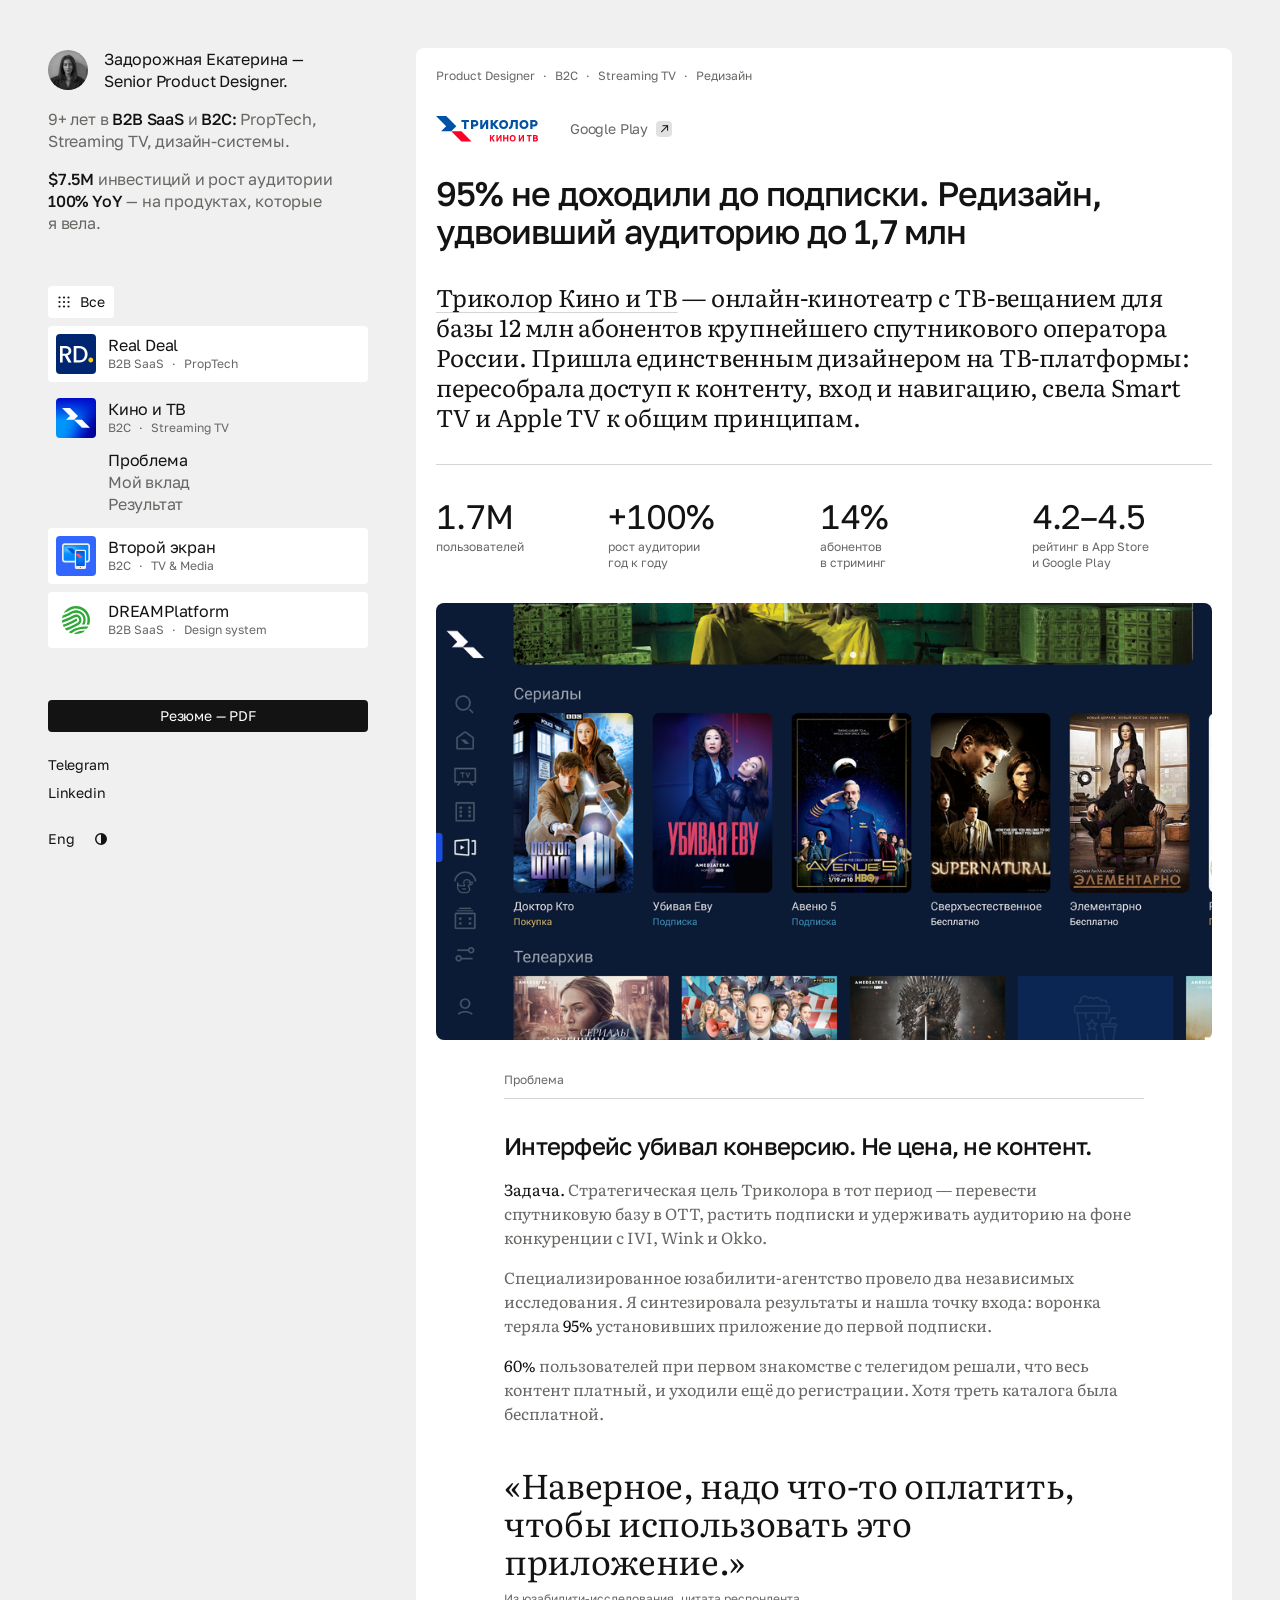
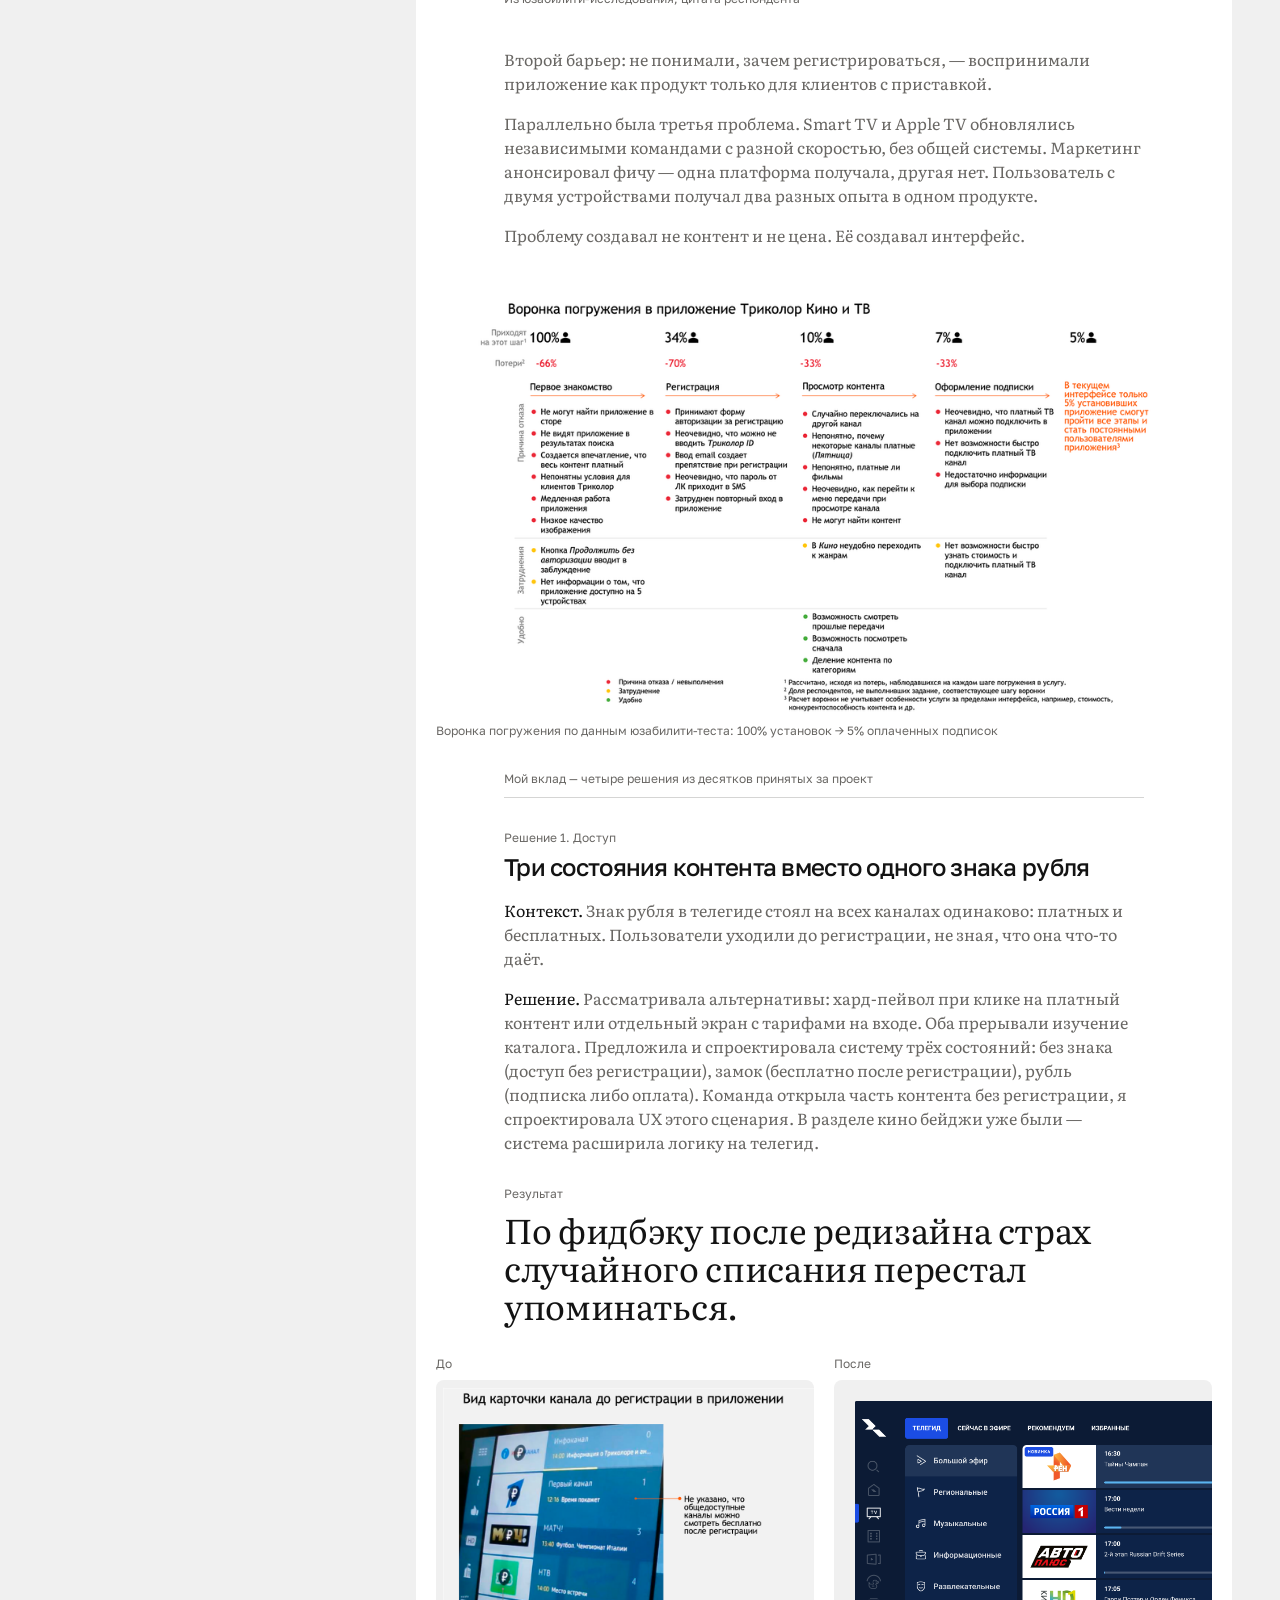
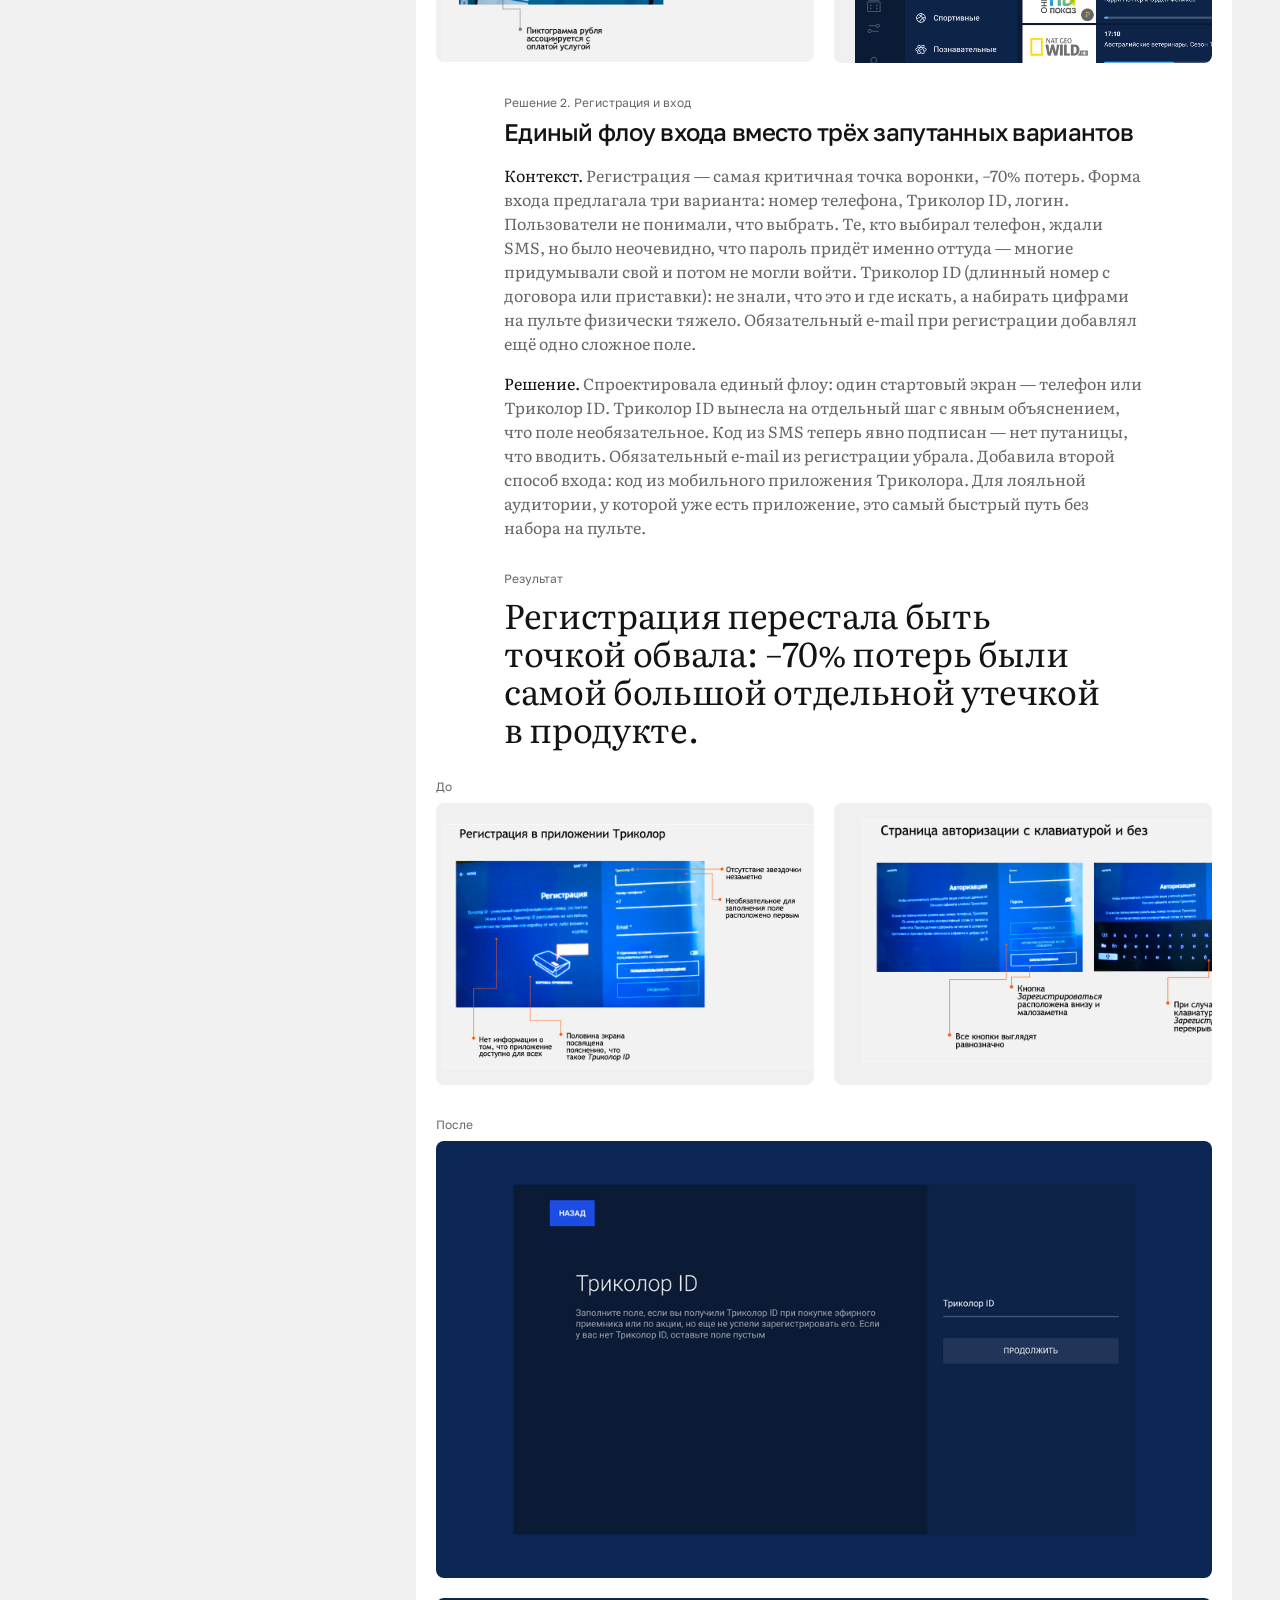
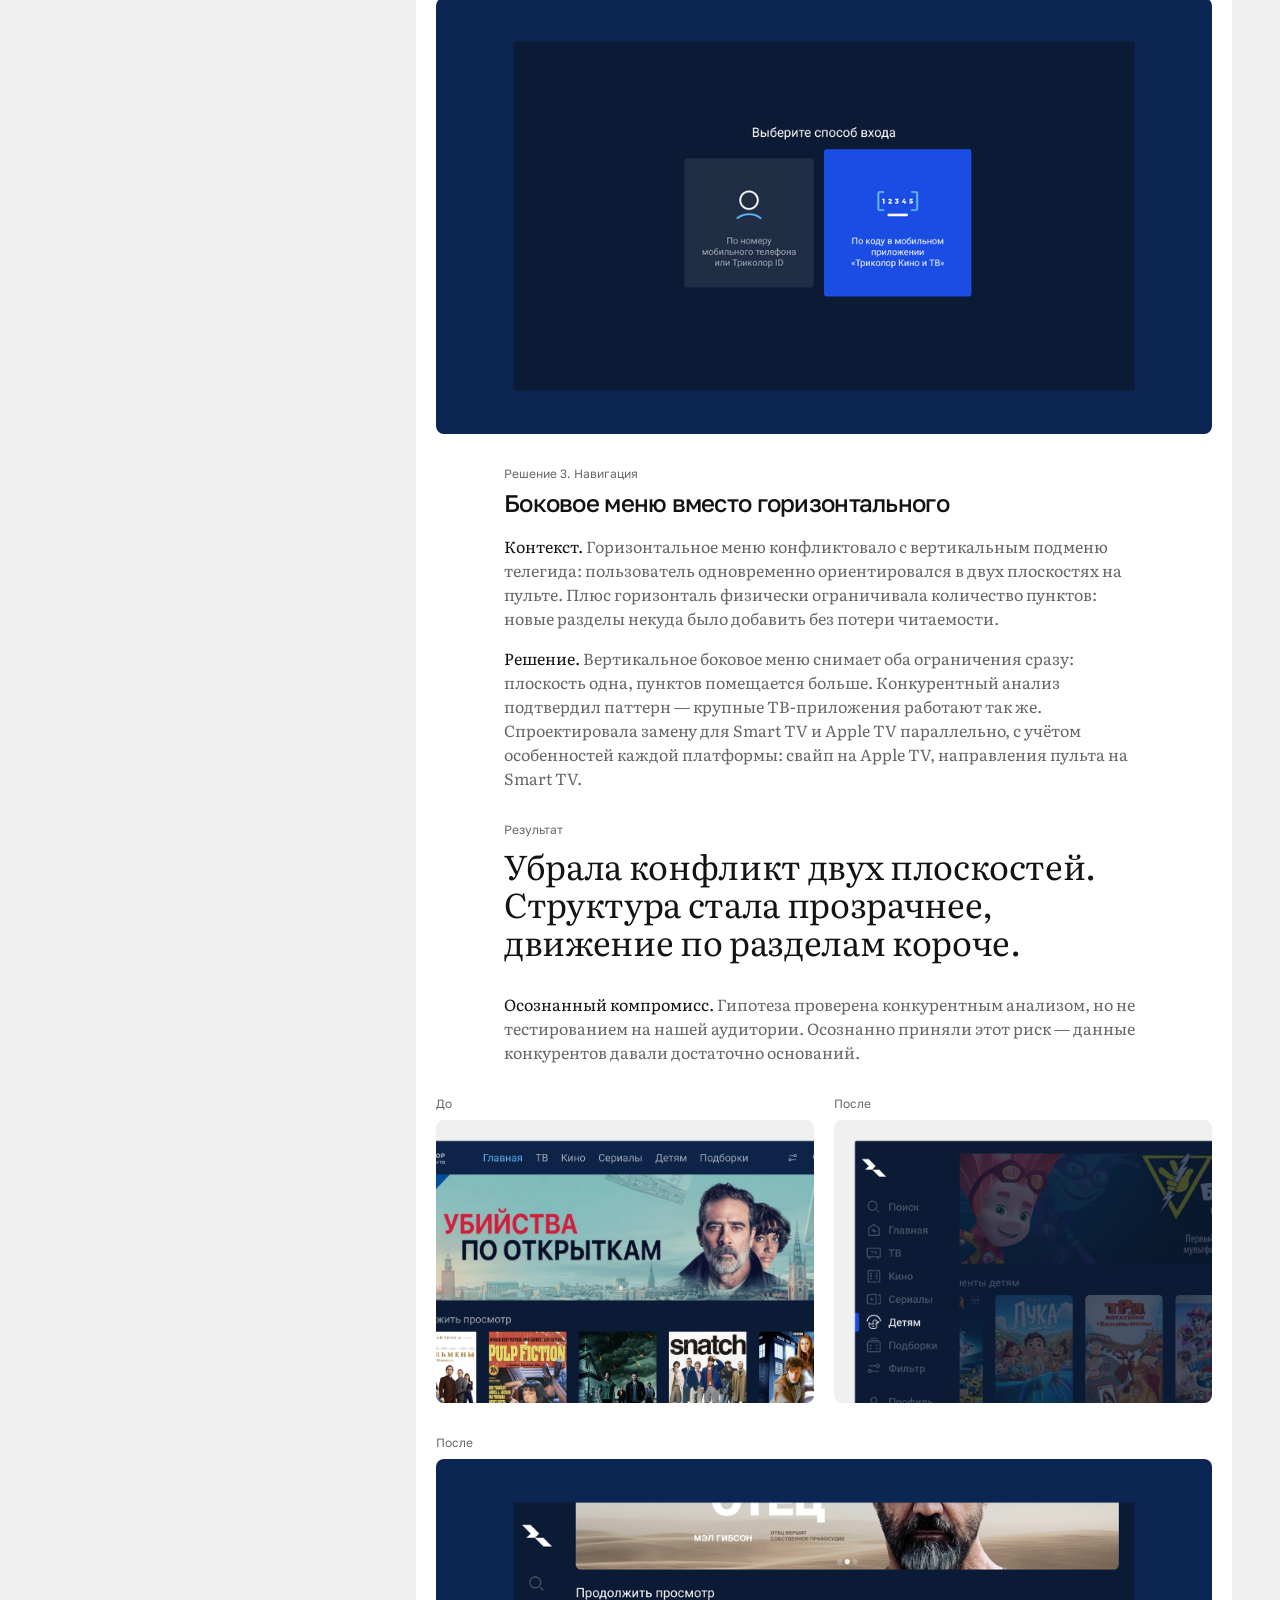
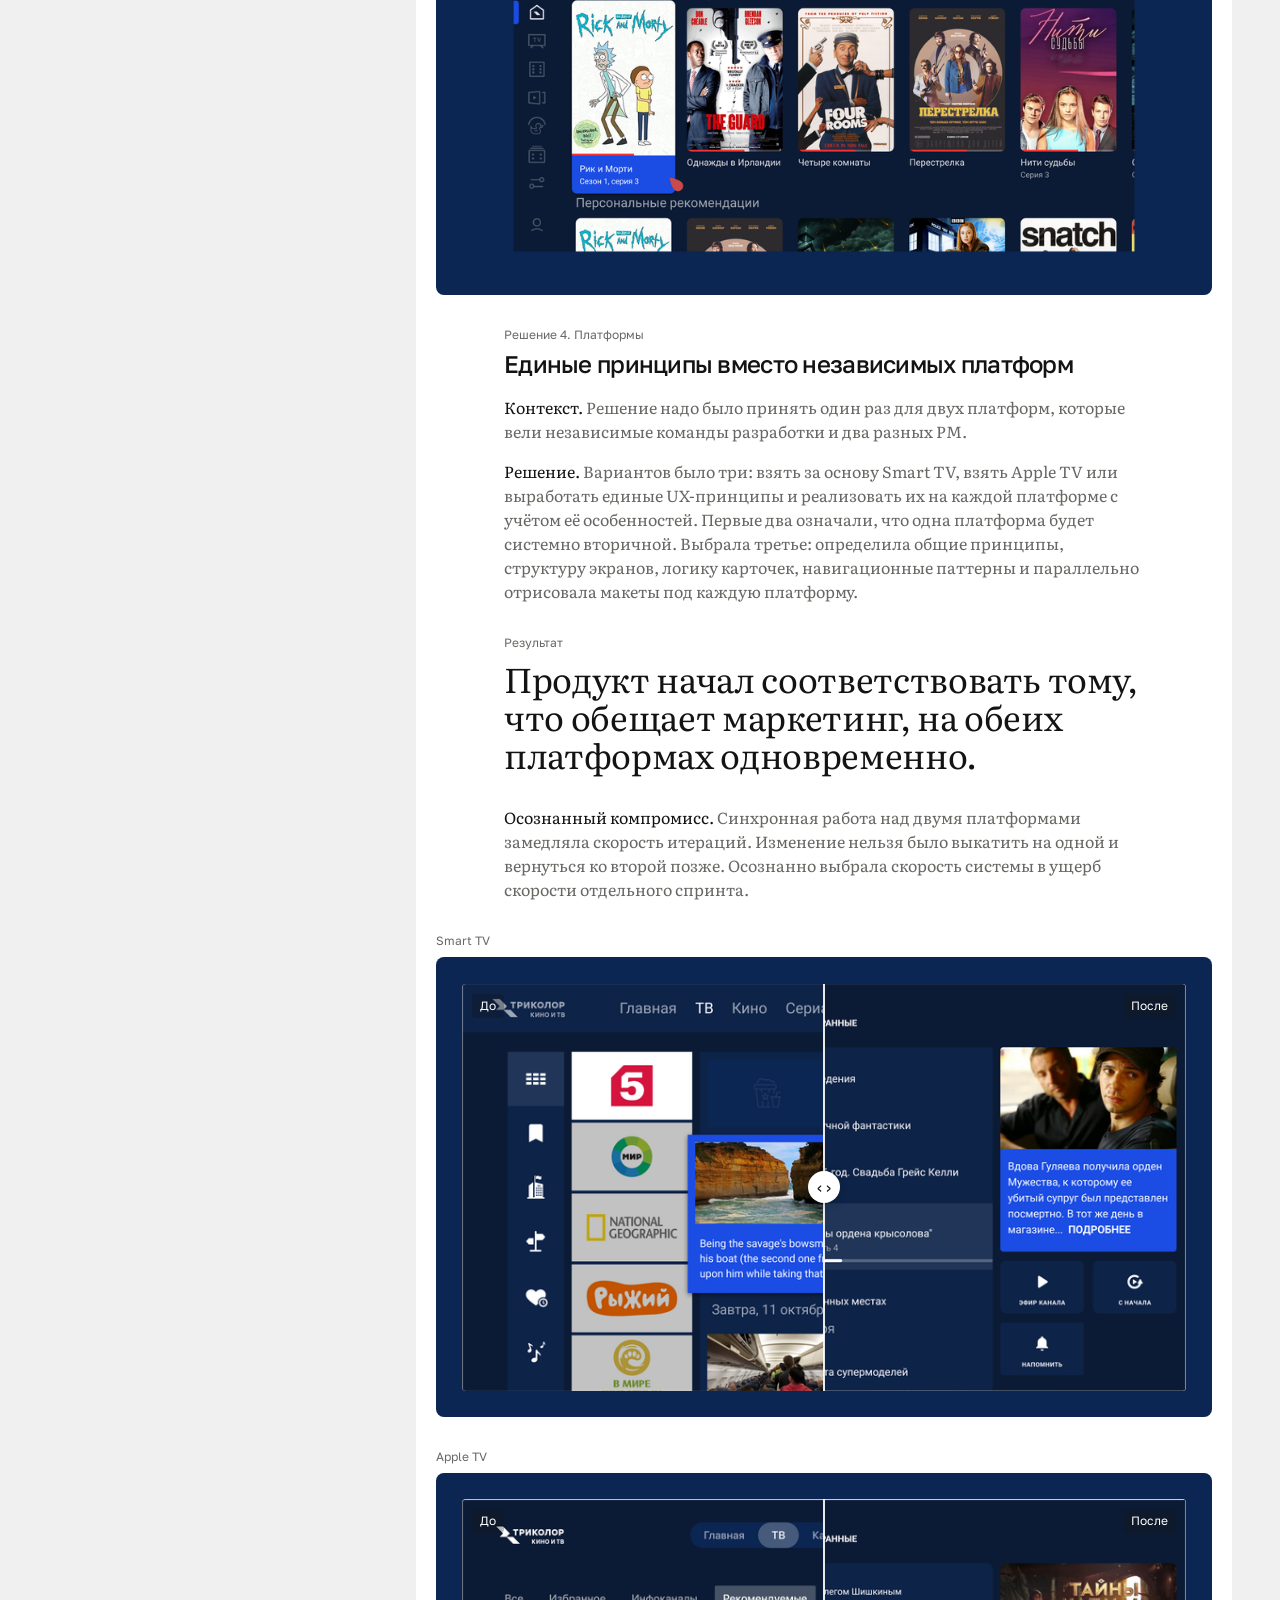
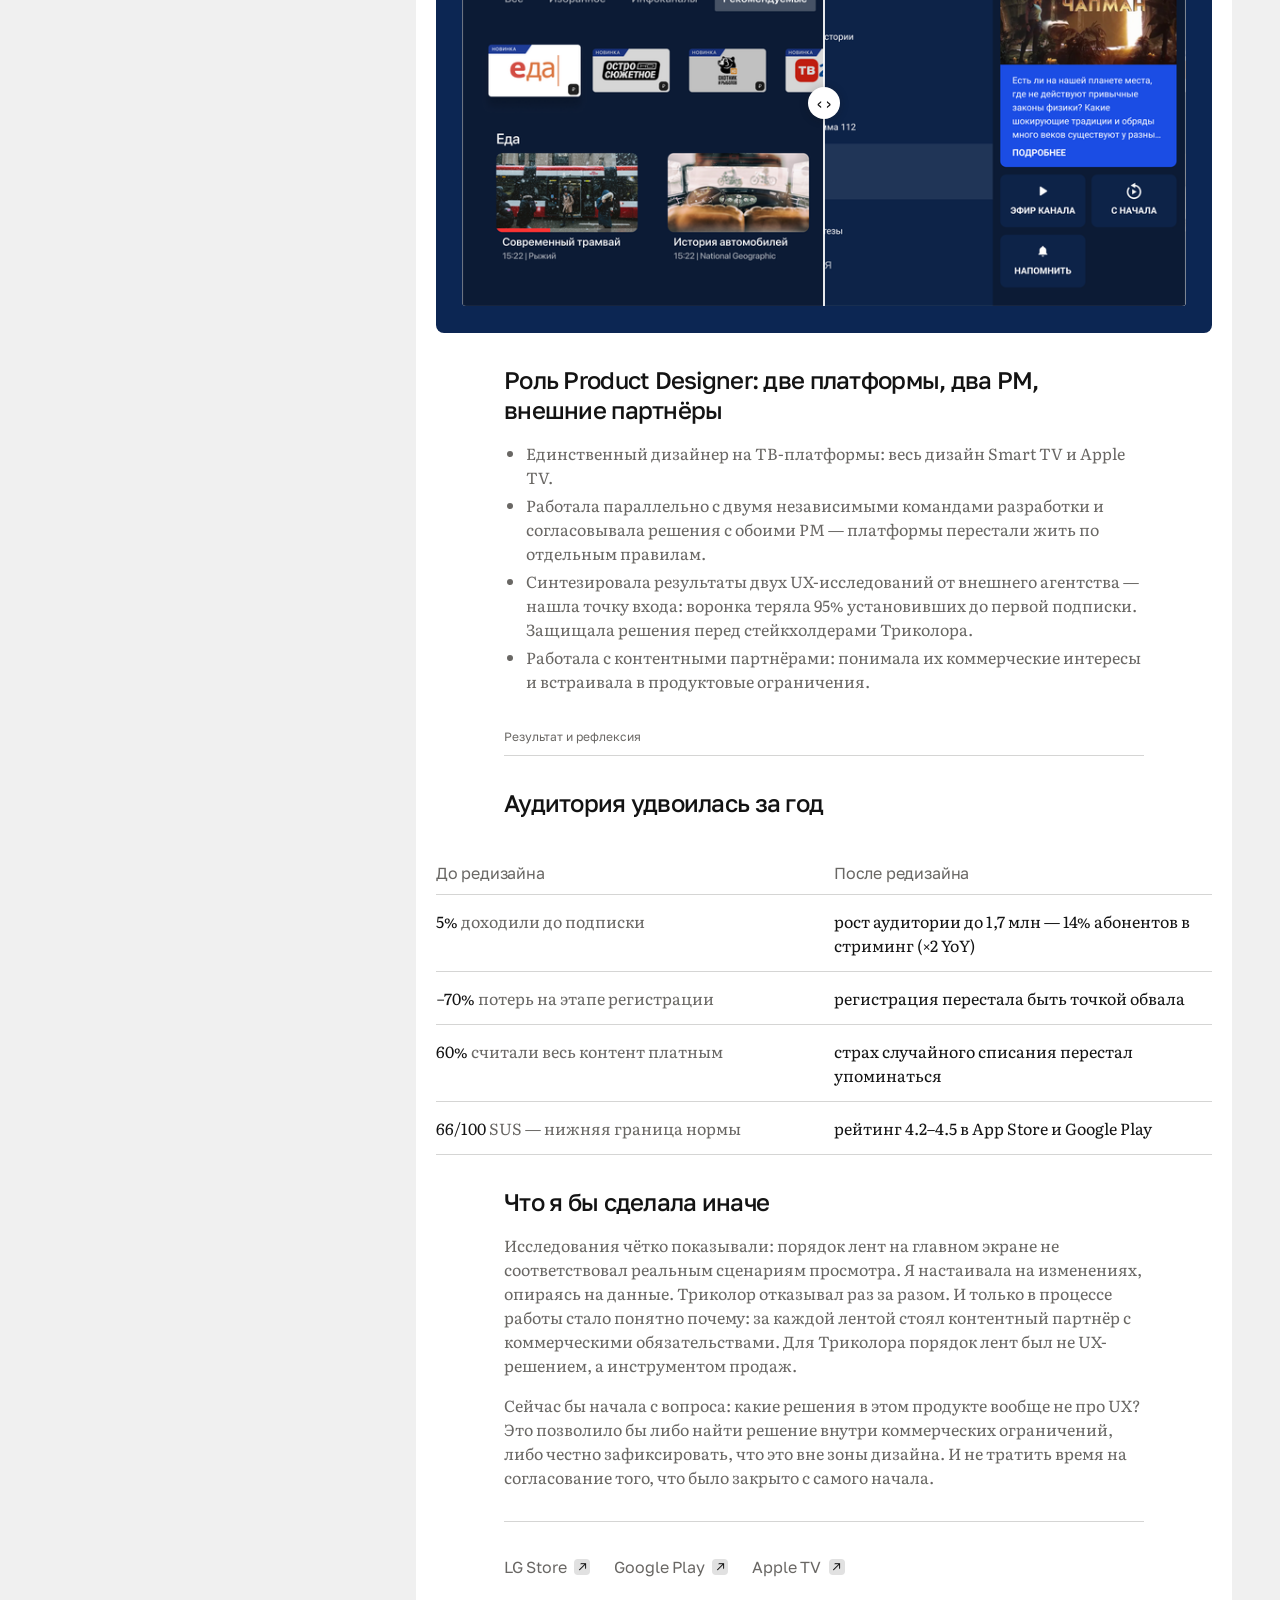
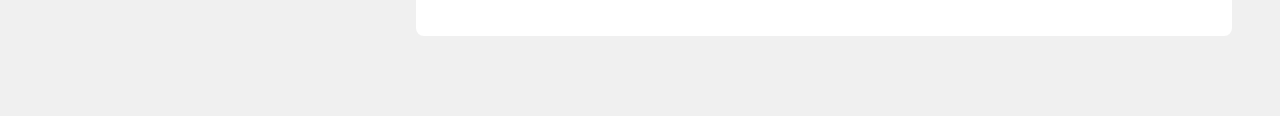
<file: kino-i-tv.html>
<!doctype html>
<html lang="ru">
<head>
<meta charset="utf-8">
<meta name="viewport" content="width=device-width, initial-scale=1">

<!-- <<HEAD>> -->
<title>Триколор Кино и ТВ — Екатерина Задорожная</title>
<meta name="description" content="Кейс «Триколор Кино и ТВ»: редизайн онлайн-кинотеатра для базы 12 млн абонентов. Product Designer: доступ к контенту, вход, навигация, единые принципы Smart TV и Apple TV. Аудитория выросла до 1,7 млн.">
<link rel="canonical" href="https://codedesign.ru/kino-i-tv">
<link rel="alternate" hreflang="ru" href="https://codedesign.ru/kino-i-tv">
<link rel="alternate" hreflang="en" href="https://codedesign.ru/en/kino-i-tv">
<link rel="alternate" hreflang="x-default" href="https://codedesign.ru/kino-i-tv">

<meta property="og:type"         content="article">
<meta property="og:url"          content="https://codedesign.ru/kino-i-tv">
<meta property="og:title"        content="×2 аудитории до 1,7 млн">
<meta property="og:description"  content="Онлайн-кинотеатр для базы 12 млн абонентов. 95% не доходили до подписки — аудитория удвоилась за год.">
<meta property="og:image"        content="https://codedesign.ru/og/og_kino.png">
<meta property="og:image:width"  content="1200">
<meta property="og:image:height" content="630">
<meta property="og:locale"       content="ru_RU">
<meta name="twitter:card"        content="summary_large_image">

<link rel="icon" href="/favicon.ico?v=3" sizes="any">
<link rel="apple-touch-icon" href="/apple-touch-icon.png?v=3">

<link rel="preconnect" href="https://fonts.googleapis.com">
<link rel="preconnect" href="https://fonts.gstatic.com" crossorigin>
<link rel="stylesheet" href="https://fonts.googleapis.com/css2?family=Golos+Text:wght@400;500&family=Literata:opsz,wght@7..72,400&display=swap">

<script>
(function(){try{var t=localStorage.getItem('theme');
if(t==='dark'||t==='light')document.documentElement.setAttribute('data-theme',t);}catch(e){}})();
</script>
<!-- <</HEAD>> -->

<style>
/* ═══════════════════════════════════════════════════════════════
   КЕЙС «ТРИКОЛОР КИНО И ТВ»

   Каркас, типографика и ритм листа — общие для внутренних страниц:
   BASE (колонка, токены) и CASE (лист кейса) вклеивает build.py.
   Здесь только то, чего нет у RealDeal: четыре метрики в шапке,
   два списка «до / после» и строка-итог под ними, ряд ссылок
   в конце. Текст — по kino-i-tv spec («кино-и-тв-контент_1.md»),
   кадры — серые заглушки с пропорцией из спеки; файлы придут позже.
   ═══════════════════════════════════════════════════════════════ */

/* <<BASE>> */
/* ═══════════════════════════════════════════════════════════════
   ОБЩАЯ ОСНОВА ДВУХ СТРАНИЦ
   Вклеивается в index.html и realdeal.html скриптом build.py.
   Править её внутри самих страниц нельзя — перезапишется.

   Раскладка — с макетов 2026-10-12: колонка слева, белый лист справа
   (лента на главной, текст на странице кейса). Правки совета внесены
   поверх, каждая помечена в комментарии. Здесь только то, чем пользуются
   обе страницы; правила одной страницы лежат в её <style>.
   ═══════════════════════════════════════════════════════════════ */

:root{
  color-scheme: light;

  /* ИМЕНА: группа = свойство, которое токен задаёт;
     имя = значение (у примитивов) или роль (у семантики).
     Совпадают с переменными в Figma один в один — сверка макета
     с вёрсткой идёт по одному словарю. Подробно: спека-цвет.md. */

  /* ШКАЛА НЕЙТРАЛЬНЫХ, названа по воспринимаемой светлоте L*.
     Шкала расширяется вставкой без переименования соседей.
     neutral-6 и neutral-90 работают в обеих темах, меняясь ролями.
     Тёплая нота R ≥ G ≥ B на 8, 12, 22, 44, 63, 85;
     чистый серый на 6, 18, 78, 90, 95, 100. */

  /* примитивы светлой темы */
  --neutral-6:   #131313;   /* L*  5.9  текст, заливка кнопки          */
  --neutral-18:  #2C2C2C;   /* L* 18.0  кнопка в наведении             */
  --neutral-44:  #696764;   /* L* 43.7  вторичный и проза              */
  --neutral-85:  #D5D5D4;   /* L* 85.2  линейка                        */
  --neutral-90:  #E1E1E1;   /* L* 89.5  светлая: заглушка; тёмная: текст и светлая заливка */
  --neutral-95:  #F0F0F0;   /* L* 94.8  фон                            */
  --neutral-100: #FFFFFF;   /* L*100.0  лист, текст на кнопке          */

  /* примитивы тёмной темы (спека-цвет.md, 2026-10-21) */
  --neutral-8:   #1A1818;   /* L*  8.5  фон страницы                   */
  --neutral-12:  #20201E;   /* L* 12.2  подложка кадра                 */
  --neutral-22:  #343433;   /* L* 21.7  линейка                        */
  --neutral-63:  #999795;   /* L* 62.6  вторичный и проза              */
  --neutral-78:  #C0C0C0;   /* L* 77.7  заливка в наведении            */

  /* ЦВЕТА ПРОДУКТОВ — правка совета №4.
     Было: тёмно-синий, почти чёрно-синий, зелёный, голубой —
     три оттенка одного цвета из четырёх. При размытии
     различался только зелёный, то есть система работала
     на одном элементе из четырёх.

     Стало: четыре разных семейства, разведённые и по тону,
     и по светлоте — чтобы набор читался и в оттенках серого,
     и при дальтонизме, где цвет один не справляется.
     Светлота специально разная: 31 / 44 / 52 / 58.

     Одинаковы в обеих темах: это временные плашки под настоящие
     логотипы, которые от темы не зависят. В семантический слой
     не заводить — иначе их потянет развести по режимам. */
  --brand-realdeal:      #2F5AD9;   /* RealDeal      — синий,     L44 */
  --brand-kino-i-tv:     #B0308C;   /* Кино и ТВ     — маджента,  L52 */
  --brand-design-system: #14532D;   /* DREAMPlatform — зелёный,   L31 */
  --brand-second-screen: #DE5B1C;   /* Второй экран  — оранжевый, L58 */

  /* ПОЛЕ КАДРА С КАЛЬКУЛЯТОРОМ на главной — ТЗ вставки макетов, 2026-10-10:
     Accent/Info #1268EC на 15% поверх белого. Файл макета приходит
     с прозрачным полем, цвет даёт плашка. Один потребитель
     (.frame--field), от темы не зависит; в семантику не заводить. */
  --brand-realdeal-field: #DBE8FC;
  /* Сплошная подложка кадра с графиками на странице кейса — макет
     2026-10-10: Accent/Info #1268EC. Один потребитель (.shot__frame--accent). */
  --brand-realdeal-accent: #1268EC;
  /* Подложка кадров 16:9 на странице «Кино и ТВ» — тёмно-синий #0C2653,
     тон самого интерфейса ТВ-приложения (запрос автора 2026-10-12): поля
     вокруг кадров и шторок сливаются с экраном. Два потребителя
     (.shot__frame--navy, .cmpx), от темы не зависит; в семантику не заводить. */
  --brand-kino-i-tv-field: #0C2653;
  /* Подложка кадра «ленты» (kino_hero_lines) в карточке на главной — тот же
     синий, но темнее: #0C1B35 (запрос автора 2026-10-12). Один потребитель
     (.frame--navy-dark). */
  --brand-kino-i-tv-field-dark: #0C1B35;
  /* Подложка кадров DREAMPlatform — зелёный #57B035, акцентный цвет самой
     системы (запрос автора 2026-10-15). Сплошной: кадры главной
     (.frame--green) и DREPLUS на странице кейса (.shot__frame--green). От темы не зависит; в семантику
     не заводить. */
  --brand-design-system-field: #57B035;
  /* Подложки кадров «Второго экрана» (запрос автора 2026-10-20), сплошные,
     от темы не зависят; в семантику не заводить:
       -field      #668CFF — обложки (кейс и два кадра главной) и кадр тёмной темы;
       -field-soft #E9EEFB — светлые Android-экраны: MVP и «до» редизайна;
       -field-deep #3366FF — «после» редизайна и два кадра iOS-телегида. */
  --brand-second-screen-field: #668CFF;
  --brand-second-screen-field-soft: #E9EEFB;
  --brand-second-screen-field-deep: #3366FF;

  /* СЕМАНТИКА — десять ролей. Компонент обращается только к ним:
     примитив или литерал в правиле компонента не переключается темой.
     --text-primary и --bg-inverse сегодня совпадают по значению,
     но это два независимых решения: цвет текста и заливка кнопки.
     Наведение сдвигает заливку к середине шкалы: кнопка на 12
     пунктов L*, карточка на 2. */
  --text-primary:      var(--neutral-6);    /* заголовки, числа, активный якорь, выделение в прозе */
  --text-secondary:    var(--neutral-44);   /* проза, подписи, метастроки, шапки таблиц */
  --text-inverse:      var(--neutral-100);  /* текст на заливке --bg-inverse */
  --bg-page:           var(--neutral-95);   /* фон страницы */
  --bg-surface:        var(--neutral-100);  /* лист кейса, карточки кейсов в колонке */
  --bg-inverse:        var(--neutral-6);    /* заливка кнопки резюме */
  --bg-inverse-hover:  var(--neutral-18);   /* кнопка резюме при наведении */
  --bg-placeholder:    var(--neutral-90);   /* место под макет, аватар, чипы схемы пути */
  --border-default:    var(--neutral-85);   /* разделители, строки таблиц, рамка ленты */
  --shot-plate:        var(--neutral-95);   /* подложка кадра на странице кейса: в светлой совпадает с фоном, в тёмной нет */

  --sans: 'Golos Text', system-ui, -apple-system, 'Segoe UI', Roboto, sans-serif;
  --serif: 'Literata', Georgia, 'Times New Roman', serif;

  /* СКРУГЛЕНИЯ — четыре токена, все кратны четырём.
     Было восемь литералов (1, 3, 4, 6, 7, 8, 10, 50%): 3 против 4 —
     одно фокус-кольцо, 6 против 7 — соседние элементы с разницей
     в пиксель. Следы правок, а не решения.
     999px, а не 50%: на квадрате даёт круг, на узкой полосе —
     скруглённые торцы, и его можно хранить числом в Figma. */
  --radius-4:    4px;     /* марка 12×12, кольца :focus-visible */
  --radius-8:    8px;     /* кнопка, чип, skip-link, лист, кадры, врезка */
  --radius-full: 999px;   /* аватар, торцы рельса активного якоря */

  --width-cover: 760px;   /* полоса: обложка, метрики, макеты во всю ширину */
  /* Колонка прозы считается от знаков, а не от пикселей.
     Цель — 68–72 знака в строке. При Literata 16 это 570.
     (При Golos 16 то же правило давало 640 — поэтому при смене
     гарнитуры число пересчитывается, а не переносится.) */
  --width-prose: 640px;   /* было 570; макет кейса 2026-10-10 */
  --width-wide:  860px;   /* таблица и схема пути — по центру листа */
  --width-rail:  clamp(248px, 25vw, 360px);   /* левая колонка; резиновая (ТЗ адаптив 2026-10-10), 360 с 1440 */

  /* РИТМ СТРАНИЦЫ — четыре ступени, все кратны 16. Шкала закрыта.
     Внутренние поля компонентов ей не подчиняются и токенов
     не получают: токен с одним потребителем бесполезен. */
  --space-16: 16px;    /* 1×   между любыми соседними блоками */
  --space-24: 24px;    /* 1.5× после выноса и цитаты */
  --space-32: 32px;    /* 2×   до и после линейки между кейсами в ленте (2026-10-10) */
  --space-48: 48px;    /* 3×   внутри обложки и после лида */
  --space-64: 64px;    /* 4×   между разделами и между кейсами */

  /* ПОЛЯ СТРАНИЦЫ — плавные, а не ступенчатые.
     Модель снята с rafaelcespedes.com: там ширина контейнера —
     фиксированное число (800px), а всё, что вокруг, выведено
     из него через clamp(мин, доля, макс). Скачок поля с 30 на 16
     на пороге заметен глазом; clamp убирает сам скачок. */
  --page-gutter: clamp(16px, 3.75vw, 60px);   /* 60 с 1600 и шире (макет главной 2026-10-10) */
}

/* ═══ ТЁМНАЯ ТЕМА (включена 2026-10-21, спека-цвет.md) ═══
   Подобрана под светлую по отношениям, а не выведена зеркально: лист
   темнее фона (утоплен), текст на листе 14.21 вместо 18.58, проза
   6.38 вместо 5.64, шаг лист↔фон 1.05. Светлая — по умолчанию;
   системная настройка не учитывается (решение автора 2026-10-21), тёмная
   включается только кнопкой и запоминается. Скрипт
   переключателя — в parts/head.html (выбор до отрисовки) и в
   parts/rail_foot.html (кнопка). */
:root[data-theme="dark"]{
  --text-primary:      var(--neutral-90);
  --text-secondary:    var(--neutral-63);
  --text-inverse:      var(--neutral-6);
  --border-default:    var(--neutral-22);
  --bg-page:           var(--neutral-8);
  --bg-surface:        var(--neutral-6);
  --bg-placeholder:    var(--neutral-18);
  --bg-inverse:        var(--neutral-90);
  --bg-inverse-hover:  var(--neutral-78);
  --shot-plate:        var(--neutral-95);   /* решение автора 2026-10-21: как в светлой (#F0F0F0); в спеке neutral-12 */
  color-scheme: dark;
}
/* ВОРДМАРКИ В ТЁМНОЙ ТЕМЕ (2026-10-21): у RealDeal, Триколора и DREAMPlatform рядом
   со светлым файлом лежит белый *-dark.svg (RealDeal и DREAMPlatform — тёмные части
   белые, цветные остаются; Триколор — целиком белый). Переключает кнопка темы.
   Второй экран синий и остаётся как есть. */
.logo-dark{ display: none !important; }
:root[data-theme="dark"] .logo-light{ display: none !important; }
:root[data-theme="dark"] .logo-dark{ display: block !important; }
*{ box-sizing: border-box; }

body{
  margin: 0;
  background: var(--bg-page);
  color: var(--text-primary);
  font-family: var(--sans);
  font-size: 14px;
  line-height: 20px;   /* интерфейсная ступень; проза и заголовки задают свой */
  /* ТРЕКИНГА НА BODY НЕТ НАМЕРЕННО. -.012em здесь вычислялся от 14px
     в −0.168px и наследовался абсолютным числом: 18 элементов на 12px
     получали −1.4% там, где по правилу ноль. Трекинг задаётся
     на каждом элементе своим стилем, по наследству не приходит. */
  -webkit-font-smoothing: antialiased;
}

.app{
  /* Макет 2026-10-12 при 1600: поля 60, колонка 360, зазор 60, лист
     начинается с x=480. Зазор и верхнее поле плавные, как и поля
     страницы. */
  max-width: 1680px; margin: 0 auto;
  padding: max(24px, var(--page-gutter)) var(--page-gutter) 80px;
  display: grid; grid-template-columns: var(--width-rail) minmax(0,1fr);
  gap: 0 clamp(24px, 3.75vw, 60px);
  align-items: start;
}

.skip{
  position: absolute; left: -9999px; top: 0;
  background: var(--bg-inverse); color: var(--text-inverse);
  font-size: 14px; line-height: 16px; letter-spacing: -.012em;
  padding: 10px 16px; border-radius: var(--radius-8); z-index: 9; text-decoration: none;
}
.skip:focus{ left: 12px; top: 12px; }

/* ═══════════════════ ЛЕВАЯ КОЛОНКА ═══════════════════
   Порядок один на обеих страницах (макеты 2026-10-12):
     кто я  →  список кейсов (по центру)  →  резюме и контакты.
   Колонка липкая, занимает высоту экрана за вычетом полей; резюме
   и контакты прижаты к нижнему полю. Если контент выше экрана —
   прокрутка внутри колонки (см. сжатие по высоте в конце файла). */
.rail{
  position: sticky; top: max(24px, var(--page-gutter));
  height: calc(100vh - 2 * max(24px, var(--page-gutter)));
  height: calc(100dvh - 2 * max(24px, var(--page-gutter)));   /* 100vh на мобильных — не высота экрана */
  overflow-y: auto;
  display: flex; flex-direction: column; gap: 24px;
  padding: 0;   /* макеты 2026-10-12: аватар на верхнем поле страницы, контакты на нижнем */
  scrollbar-width: thin;
}

/* ── кто я ── */
/* Макеты 2026-10-12: на обеих страницах колонка одинакова — аватар слева,
   имя и роль справа 16/22 (вес 400), ниже серой строкой сфера и строка
   про инвестиции. Прежний вариант главной (аватар над именем 24/30) заменён. */
.me{
  display: grid; grid-template-columns: 40px minmax(0,1fr); gap: 0 16px;
  align-items: center; max-width: 320px;   /* ширина текста колонки по макету */
}
.me__ava{
  width: 40px; height: 40px; border-radius: var(--radius-full);
  background: var(--bg-placeholder); overflow: hidden;
  display: block;
}
.me__ava img{ width: 40px; height: 40px; display: block; object-fit: cover; }
.me__who{
  font-size: 16px; line-height: 22px; font-weight: 400; letter-spacing: -.012em;
  color: var(--text-primary); margin: 0;
}
.me__who a{ color: inherit; text-decoration: none; display: inline-block; transition: color .18s ease-out; }
/* наведение — цвет, без подчёркивания (2026-10-10) */
.me__who a:hover{ color: var(--text-secondary); }
/* Сфера и строка про инвестиции — 16/22, серым; акценты «B2B SaaS», «B2C:»,
   «$7.5M», «100% YoY» — вес 500 и чернила (правка 2026-10-10). */
.me__span, .me__sum{
  grid-column: 1 / -1; margin: 16px 0 0;
  font-size: 16px; line-height: 22px; font-weight: 400; letter-spacing: -.012em;
  color: var(--text-secondary);
}
.me__span b, .me__sum b{ font-weight: 500; color: var(--text-primary); }

/* ── действие (резюме) ──
   Правка совета №3 отменена, и вот почему.
   Совет исходил из холодного трафика: человек пришёл из поиска,
   у него нет твоих контактов, поэтому чёрное пятно обязано вести
   в переписку. Но портфолио уходит вместе с откликом — адресат
   уже может ответить одним нажатием в своей почте. Ему нужно
   не «написать», а быстро забрать резюме. Кнопка «Написать»
   при этом дублировала Telegram и LinkedIn внизу колонки.
   Поэтому чёрное пятно снова на резюме, а контакты внизу
   остаются единственным местом, где живут адреса. */
.act{ display: flex; flex-wrap: wrap; gap: 8px; max-width: 320px; }   /* ширина колонки текста, как у .me и списка кейсов */
/* кнопка стоит внизу колонки над контактами (макет 2026-10-12) */
.act a{
  display: inline-flex; align-items: center; gap: 6px;   /* зазор знака и слова — 6 везде */
  font-size: 14px; font-weight: 400; letter-spacing: -.012em; line-height: 16px;
  /* макет: высота 32 (8+16+8), радиус 4, поля по бокам 12, без значка */
  text-decoration: none; border-radius: var(--radius-4); padding: 8px 12px; min-height: 32px;
  transition: background .18s ease-out;
}
.act__cv{ background: var(--bg-inverse); color: var(--text-inverse); flex: 1 1 100%; justify-content: center; }   /* на всю ширину колонки, как интро */
.act__cv:hover{ background: var(--bg-inverse-hover); }
.act a:focus-visible{ outline: 2px solid var(--text-primary); outline-offset: 3px; }

/* ── низ: контакты ──
   Строки «Открыта к предложениям» нет: портфолио уходит вместе
   с откликом, и адресату это уже известно. Статус нужен сайту,
   который ищут сами; этот — приносят. */
/* Низ колонки (макеты 2026-10-12): кнопка резюме и контакты одной группой,
   прижатой к нижнему полю; список кейсов между «кто я» и этой группой
   стоит по центру (.rail .tree). */
.rail__foot{ display: grid; gap: 20px; }
/* ПЕРЕКЛЮЧАТЕЛЬ ТЕМЫ — внизу колонки под контактами (спека-цвет.md §6).
   Круг, залитый наполовину; в тёмной теме повёрнут на 180°. */
.prefs__theme{
  display: inline-flex; gap: 6px; align-items: center; width: fit-content; min-height: 26px; min-width: 26px;   /* без подписи цель касания не меньше 26×26 */
  padding: 0; border: 0; background: none; cursor: pointer; font: inherit;
  font-size: 14px; line-height: 16px; letter-spacing: -.012em;
  color: var(--text-primary); transition: color .18s ease-out;   /* как ссылки контактов: чернила, на наведение — приглушённый */
}
.prefs__theme:hover{ color: var(--text-secondary); }
.prefs__theme:focus-visible{ outline: 2px solid var(--text-primary); outline-offset: 3px; border-radius: var(--radius-4); }
.prefs__theme svg{ width: 12px; height: 12px; flex: none; transition: transform .18s ease-out; }
:root[data-theme="dark"] .prefs__theme svg{ transform: rotate(180deg); }
/* ЯЗЫК — «Eng» / «Рус» слева от темы, одной группой (.prefs). Ссылка на ту же страницу
   другой версии (/en/…). Начертание как у ссылок контактов. */
.prefs{ display: flex; align-items: center; gap: 20px; }
.prefs__lang{
  display: inline-flex; align-items: center; min-height: 26px;
  font-size: 14px; line-height: 16px; letter-spacing: -.012em;
  color: var(--text-primary); text-decoration: none; transition: color .18s ease-out;
}
.prefs__lang:hover{ color: var(--text-secondary); }
.prefs__lang:focus-visible{ outline: 2px solid var(--text-primary); outline-offset: 3px; border-radius: var(--radius-4); }
.hire{ display: grid; gap: 8px; }
.hire__links{ display: grid; gap: 2px; }
.hire__links a{
  font-size: 14px; line-height: 16px; letter-spacing: -.012em;   /* 14/16 (стиль «Link») по просьбе автора 2026-10-20; 2026-10-11 было 16/22 */
  color: var(--text-primary); text-decoration: none;
  display: inline-flex; gap: 6px; align-items: center; width: fit-content;
  min-height: 26px;
}
.hire__links a{ transition: color .18s ease-out; }
/* наведение — цвет, без подчёркивания (2026-10-11): чернила → приглушённый тон */
.hire__links a:hover{ color: var(--text-secondary); }
.hire__links a:focus-visible{ outline: 2px solid var(--text-primary); outline-offset: 3px; border-radius: var(--radius-4); }

/* перенос строки только на телефоне: переносы интро — как на макете iPhone 17 */
.br-m{ display: none; }

/* неразрывное сочетание в заголовках: «онлайн-сделок» не рвётся по дефису */
.nw{ white-space: nowrap; }
/* ЗНАК КЕЙСА В КОЛОНКЕ — квадрат из SVG (в колонке различить четыре кейса
   нужно до чтения, поэтому он крупный); цвет плашки остаётся запасным,
   пока файл не загрузился. Вордмарк на главной — `.mark` в index.html. */
.logo{
  width: 40px; height: 40px; border-radius: var(--radius-4); flex: none;   /* радиус 4 — макет 2026-10-10, было 12 */
  background: var(--brand, var(--bg-inverse)) var(--sign, none) center / cover no-repeat;
}

[data-brand="design-system"]{ --brand: var(--brand-design-system); --sign: url("/img/logo/DRM.svg"); }
[data-brand="realdeal"]{ --brand: var(--brand-realdeal); --sign: url("/img/logo/RD.svg"); }
[data-brand="kino-i-tv"]{ --brand: var(--brand-kino-i-tv); --sign: url("/img/logo/Cinema.svg"); }
[data-brand="second-screen"]{ --brand: var(--brand-second-screen); --sign: url("/img/logo/SS.svg"); }
[data-brand="smart-home"]{ --brand: var(--bg-placeholder); --sign: url("/img/logo/SH.svg"); }

/* ═══ СПИСОК КЕЙСОВ В КОЛОНКЕ (обе страницы) ═══
   ОДНО СОСТОЯНИЕ — ОДНА ПОДЛОЖКА (решение автора 2026-10-12).
   Карточки кейса и плашка «Все» в покое белые (--bg-surface). При наведении
   и у текущего пункта подложка — тон страницы (--bg-page, #F0F0F0): карточка
   «уходит» в фон. Цвет текста не меняется. Так «где я сейчас» и «куда
   нажму» читаются одним сигналом — подложкой, а не цветом строки. */
.tree{ display: grid; gap: 8px; }
/* «Все» — первый пункт списка (макеты 2026-10-12). Белая плашка; при наведении
   и на главной, где это текущая страница, — тон страницы. Как карточки кейсов. */
.all{
  display: inline-flex; align-items: center; gap: 10px; width: fit-content;
  min-height: 32px; padding: 0 9px 0 10px; border-radius: var(--radius-4);
  font-size: 14px; line-height: 16px; letter-spacing: -.012em;
  color: var(--text-primary); text-decoration: none;
  background: var(--bg-surface);
  transition: background .18s ease-out;
}
a.all:hover, .all[aria-current="page"]{ background: var(--bg-page); }
a.all:focus-visible{ outline: 2px solid var(--text-primary); outline-offset: 3px; }
.all svg{ width: 12px; height: 12px; flex: none; }

/* свёрнутые — карточки */
.row--flat{
  display: block; text-decoration: none;
  background: var(--bg-surface); border-radius: var(--radius-4); padding: 8px;   /* макет 2026-10-10: радиус 4, карточка 56 */
  transition: background .18s ease-out;
}
/* Четвёртый кейс «Умный дом» — в работе: та же карточка без ссылки,
   весь блок на 30% (макет 2026-10-10). Нажимать не на что. */
.row--soon{ opacity: .3; cursor: default; }
/* разделитель в строках «роль · сфера» — шире пробела, как на макете */
.sep{ margin: 0 5px; }

/* шапка строки: знак 40 слева, имя и сфера столбиком справа */
.row__id{
  display: grid; grid-template-columns: 40px minmax(0,1fr);
  align-items: center; gap: 12px;
}
.row__name{
  font-size: 16px; font-weight: 400; line-height: 18px;
  letter-spacing: -.012em; color: var(--text-primary);
}
.row--flat{ color: var(--text-primary); }
/* наведение на карточку — подложка в тон страницы (2026-10-12), текст не
   меняется. «В работе» не нажимается — подложка остаётся белой. */
.row--flat:hover{ background: var(--bg-page); }
.row--soon:hover{ background: var(--bg-surface); }
.row--flat:focus-visible{ outline: 2px solid var(--text-primary); outline-offset: 3px; }
.row em{
  display: block; font-style: normal; font-size: 12px; line-height: 16px;
  letter-spacing: 0; color: var(--text-secondary);
}

/* ═══ МЕТРИКИ — один компонент на обе страницы ═══ */
.metrics{
  display: flex; flex-wrap: wrap; gap: 16px 56px;
  margin: 0; padding: 0; list-style: none;
}
.metrics div{ display: grid; gap: 4px; min-width: 0; }
.metrics dt{
  font-size: 24px; font-weight: 400; line-height: 30px;
  letter-spacing: -.03em; color: var(--text-primary);
  font-variant-numeric: tabular-nums; white-space: nowrap;
}
.metrics dd{
  margin: 0; font-size: 12px; line-height: 16px; color: var(--text-secondary); letter-spacing: 0;
}

/* СПИСОК КЕЙСОВ — по центру между «кто я» и низом колонки, карточки до 320
   (на обеих страницах, макеты 2026-10-12). */
.rail .tree{ margin: auto -3px; padding: 3px; max-width: 326px; }
/* Интро и резюме с контактами не прячутся ни на какой высоте экрана:
   если колонка не помещается, прокручивается список кейсов между ними.
   Поля 3px — чтобы рамка фокуса карточек не обрезалась. */
@media (min-width: 801px){
  .rail .tree{ min-height: 0; overflow-y: auto; scrollbar-width: thin; }
}
/* «Умный дом» — карточка без ссылки; на невысоком экране она только отнимает
   место у настоящих кейсов и выглядит обрезанной, поэтому здесь её нет. */
@media (min-width: 801px) and (max-height: 940px){
  .rail .row--soon{ display: none; }
}

/* ПОРОГ СХЛОПЫВАНИЯ — 800 (ТЗ адаптив 2026-10-10; прежний 1140 заменён).
   Колонка резиновая, clamp(248, 25vw, 360), и отдаёт пиксели вместе
   с листом, поэтому сворачивать её раньше 800 незачем: ниже 800
   колонка оставляла бы листу меньше, чем он получает без неё.
   Четыре режима: 1141+ — колонка полная; 801–960 — сжатая;
   800 и ниже — шапка с меню, на главной под ней «кто я» с резюме. */
@media (min-width: 801px) and (max-width: 960px){
  :root{ --width-rail: clamp(200px, 22vw, 248px); }
  .app{ gap: 0 24px; }
  .rail .row__id em{ display: none; }   /* подзаголовки кейсов не влезают */
}
/* Колонка уже ~260 (до 1040): имя с ролью рядом с аватаром ломалось на 3–4 строки.
   Здесь аватар над именем, текст на всю ширину колонки. */
@media (min-width: 801px) and (max-width: 1040px){
  .me{ grid-template-columns: 1fr; }
  .me__ava{ margin-bottom: 16px; }
  .me__who{ grid-column: 1 / -1; }
}
@media (max-width: 800px){
  .app{ grid-template-columns: 1fr; gap: 24px; padding-top: 0; }
  /* Ниже 800 колонка сворачивается в «кто я» под липкой шапкой (.mbar):
     только на главной. На странице кейса её нет — имя и роль не повторяются
     над каждым кейсом, а кейсы, резюме и контакты лежат в меню (макеты
     iPhone 17, 2026-10-23). */
  .rail{ position: relative; top: auto; height: auto; max-height: none; overflow: visible;
         gap: 0; max-width: 760px; }
  .app--case .rail{ display: none; }
  .rail .tree, .rail .hire, .me__ava{ display: none; }   /* аватар живёт в шапке */
  /* ширина текста фиксирована (макет: 393 минус поля 16), переносы — по макету */
  .me{ grid-template-columns: 1fr; max-width: 361px; }
  .br-m{ display: inline; }
  .me__who{ grid-column: 1 / -1; }
  /* резюме слева, переключатель темы справа — одной строкой */
  .rail__foot{ display: flex; align-items: center; justify-content: space-between;
               gap: 16px; margin-top: 24px; }
  .rail__foot .act{ flex: none; max-width: none; }
  .rail__foot .act__cv{ flex: none; }
  /* переключатель темы — квадрат 32, как кнопки шапки */
  .prefs__theme{ width: 32px; height: 32px; min-width: 32px; min-height: 32px;
                 justify-content: center; border-radius: var(--radius-4);
                 background: var(--bg-placeholder); color: var(--text-primary); }
  .prefs__theme svg{ width: 14px; height: 14px; }
  /* язык — плашка той же высоты, слева от переключателя темы */
  .prefs{ gap: 8px; }
  .prefs__lang{ height: 32px; min-height: 32px; padding: 0 12px; justify-content: center;
                border-radius: var(--radius-4); background: var(--bg-placeholder); }
}

/* ШАПКА И МЕНЮ ТЕЛЕФОНА — 800 и ниже (макеты iPhone 17, 2026-10-23).
   Шапка липкая и всегда на экране: аватар слева, справа «CV» и меню.
   Меню — экран поверх страницы: кейсы карточками, резюме, контакты.
   В открытом меню в шапке остаётся одна кнопка (значок меняется). */
.mbar, .menu{ display: none; }
@media (max-width: 800px){
  .mbar{
    position: sticky; top: 0; z-index: 60; height: 72px;
    display: flex; align-items: center; justify-content: space-between;
    padding: 0 max(16px, var(--page-gutter)); background: var(--bg-page);
  }
  .mbar__ava{ display: block; width: 40px; height: 40px; border-radius: var(--radius-full);
              overflow: hidden; background: var(--bg-placeholder); }
  .mbar__ava img{ display: block; width: 40px; height: 40px; object-fit: cover; }
  .mbar__btns{ display: flex; gap: 8px; }
  .mbar__btn{
    box-sizing: border-box; width: 32px; height: 32px; padding: 0; border: 0;
    display: inline-flex; align-items: center; justify-content: center;
    border-radius: var(--radius-4); background: var(--bg-placeholder);
    color: var(--text-primary); font: inherit; font-size: 14px; line-height: 16px;
    letter-spacing: -.012em; text-decoration: none; cursor: pointer;
    transition: background .18s ease-out;
  }
  .mbar__btn:focus-visible{ outline: 2px solid var(--text-primary); outline-offset: 3px; }
  .mbar__btn svg{ width: 16px; height: 16px; }
  .mbar__menu .i-close{ display: none; }
  html.menu-open .mbar__menu .i-open{ display: none; }
  html.menu-open .mbar__menu .i-close{ display: block; }
  html.menu-open .mbar__ava, html.menu-open .mbar__cv{ visibility: hidden; }
  /* шапка 72, а кнопка меню кончается на 48: фон снимаем, чтобы первая карточка (отступ 62) не пряталась под ним */
  html.menu-open .mbar{ background: transparent; pointer-events: none; }
  html.menu-open .mbar__menu{ pointer-events: auto; }

  /* Меню — панель по высоте содержимого сверху, а не экран целиком:
     страница под ней видна, размыта и чуть осветлена. Нажатие мимо панели
     закрывает меню. */
  .menu{
    position: fixed; inset: 0; z-index: 59;
    background: color-mix(in srgb, var(--bg-page) 35%, transparent);
    backdrop-filter: blur(8px); -webkit-backdrop-filter: blur(8px);
  }
  .menu__panel{
    box-sizing: border-box; max-height: 100%; overflow-y: auto; overscroll-behavior: contain;
    display: flex; flex-direction: column;
    padding: 62px max(16px, var(--page-gutter)) 24px; background: var(--bg-page);
    border-radius: 0 0 var(--radius-8) var(--radius-8);
    box-shadow: 0 8px 24px rgba(0,0,0,.08);
  }
  html.menu-open{ overflow: hidden; }
  html.menu-open .menu{ display: block; animation: menu-in .18s ease-out; }
  @keyframes menu-in{ from{ opacity: 0; } to{ opacity: 1; } }
  .menu .tree{ gap: 8px; max-width: none; }
  .menu .logo{ width: 36px; height: 36px; }
  .menu .row__id{ grid-template-columns: 36px minmax(0,1fr); }
  /* текущий кейс — «в фоне страницы», как в колонке на десктопе */
  .menu .row--flat[aria-current="page"]{ background: transparent; }
  .menu__foot{ display: grid; gap: 24px; margin-top: 36px; }
  .menu .act{ max-width: none; }
  .menu .hire__links{ gap: 0; }
  .menu .hire__links a{ min-height: 32px; }
}
/* ТЕЛЕФОН — 480.
   Лист идёт во всю ширину экрана: поля страницы съедали 32px
   из 390, то есть десятую часть строки. Замер: с полями проза
   держит 38 знаков, без них — 44. Норма строки на телефоне
   35–45 знаков, и 38 — её нижний край.
   Приём снят с oimachi: на 390 у них боковое поле 7.2px. */
@media (max-width: 480px){
  .app{ padding-inline: 0; }
  /* поля страницы сняты ради ширины строки в листе — значит
     колонка обязана держать своё поле сама, иначе её карточки
     и контакты упираются в край экрана */
  .rail{ padding-inline: 16px; }
  /* метрики сеткой 2×2: три во flex-wrap ложились «две и одна» (ТЗ адаптив) */
  .metrics{ display: grid; grid-template-columns: repeat(2, minmax(0,1fr)); gap: 14px 20px; }
  .metrics dt{ white-space: normal; }   /* английские значения («#1 in the UAE») длиннее русских и в колонке 2×2 на 320 не помещались */
  /* Кегль метрики здесь не трогается: в ленте он изначально 24,
     а в кейсе спустился до 24 ещё на пороге 768. Правило, которое
     стояло на этом месте, ничего не меняло — осталось от прежней
     шкалы, где метрика была 28. */
}
/* КОЛОНКА ПО ВЫСОТЕ ЭКРАНА (2026-10-12). Макет рассчитан на экран ≈1084:
   «кто я» с интро, список кейсов (на странице кейса с якорями) и резюме
   с контактами занимают 680–760. Ниже колонка не помещается, и резюме
   с контактами уезжают за край — это главное действие, его не прячем.
   Поэтому сначала уходит строка про инвестиции, потом сфера; замер:
   главная помещается с 805, кейс — с 880 (со строкой сферы). */
/* порог по высоте — только с 801: ниже колонка уже не липкая */
@media (min-width: 801px) and (max-height: 720px){
  .rail{ gap: 18px; }   /* колонка плотнее: прокрутка внутри нужна реже */
  .rail__foot{ gap: 16px; }
  .row--flat{ padding-block: 4px; }   /* карточка 48 вместо 56 */
}
@media (prefers-reduced-motion: reduce){ *{ transition: none !important; animation: none !important; } }
/* <</BASE>> */

/* <<CASE>> */
/* ═══════════════════════════════════════════════════════════════
   ТОЛЬКО СТРАНИЦА КЕЙСА — якоря в колонке и зачёркнутые метрики
   Общее лежит в BASE.
   ═══════════════════════════════════════════════════════════════ */

/* ТЕКУЩИЙ КЕЙС В СПИСКЕ — карточка в тоне страницы (--bg-page), как при
   наведении на соседние, и с якорями разделов под именем (решение автора
   2026-10-12). Сверху 8: от плашки «Все» до знака 16; снизу 5 — до следующей
   карточки ≈ 20 от текста последнего якоря (макет 2026-10-12). */
.row--open{ padding: 8px 8px 5px; background: var(--bg-page); border-radius: var(--radius-4); }

/* ЯКОРИ ТЕКУЩЕГО КЕЙСА.
   ПРАВКА СОВЕТА №1: порядок 01 → 02 → 03 — как на странице. На макете
   2026-10-12 «Мой вклад» стоит первым; оставлен порядок страницы
   (решение автора). */
.toc{
  margin-top: 11px; padding-left: 52px;   /* 40 знак + 12 отбивка = по имени */
  display: grid; gap: 0;
}
.toc a{
  position: relative; min-height: 22px;   /* шаг 22 по макету 2026-10-12 */
  display: flex; align-items: center;
  font-size: 16px; line-height: 22px; letter-spacing: -.012em;
  color: var(--text-secondary); text-decoration: none;
  transition: color .18s ease-out;
}
/* область нажатия 26, а шаг строк 22: невидимое поле по 2 сверху и снизу */
.toc a::after{ content: ''; position: absolute; inset: -2px -8px; }
/* наведение — цвет, без подчёркивания (2026-10-11): серый якорь темнеет */
.toc a:hover{ color: var(--text-primary); }
/* активный якорь метится тоном, не весом: весов на сайте два, и 500 занят
   двумя заголовками. Рельса слева нет (макеты 2026-10-12): активный —
   чернила, остальные серые. */
.toc a[aria-current="true"]{ color: var(--text-primary); }
.toc a[aria-current="true"]:hover{ color: var(--text-secondary); }   /* активный — наоборот, как все чернильные ссылки */
.toc a:focus-visible{ outline: 2px solid var(--text-primary); outline-offset: 3px; border-radius: var(--radius-4); }

/* ПРАВКА СОВЕТА №1. На главной зачёркивание пропало, и метрика
   читалась как «60 18» — два числа без отношения между ними. */
.metrics s{ color: var(--text-secondary); text-decoration-thickness: 2px; margin-right: 10px; font-weight: 400; }
/* зачёркнутое число в текстовом слое читалось слитно:
   стрелка есть для скринридера и для копирования, но не видна */
.sr{
  position: absolute; width: 1px; height: 1px; padding: 0; margin: -1px;
  overflow: hidden; clip-path: inset(50%); white-space: nowrap; border: 0;
}

/* ═══ ПОВЕРХНОСТЬ КЕЙСА ═══ */
.paper{
  background: var(--bg-surface); border-radius: var(--radius-8);
  /* поля листа выведены из ширины экрана так же, как поля страницы */
  /* макет кейса 2026-10-10: поля листа 20 (было до 40), кадры во всю ширину */
  padding: 20px 20px 56px;
}

/* метастрока — самая верхняя строка листа */
.meta{
  margin: 0 0 var(--space-32); font-size: 12px; line-height: 16px;
  letter-spacing: 0; color: var(--text-secondary);
}

/* логотип продукта и выход к нему.
   ПРАВКА СОВЕТА №6: до этого в шапке стоял только текст «RealDeal»,
   и переход по цветному квадрату приводил на страницу без цвета. */
.top{
  display: flex; flex-wrap: wrap; align-items: center; gap: 8px 32px;
  margin: 0 0 var(--space-32);
}
/* вордмарк продукта вместо набранного имени (макет 2026-10-10) */
.top__logo{ display: block; height: 16px; width: auto; }
.top__link{
  font-size: 14px; line-height: 16px; letter-spacing: -.012em; color: var(--text-secondary); text-decoration: none;
  display: inline-flex; align-items: center; gap: 8px; min-height: 26px;
}
/* стрелка — в сером квадрате 16×16, как на макете */
.top__link i{
  font-style: normal; font-size: 12px; line-height: 16px; letter-spacing: 0;
  width: 16px; height: 16px; display: inline-grid; place-items: center;
  background: var(--bg-placeholder); border-radius: var(--radius-4); color: var(--text-primary);
}
.top__link{ transition: color .18s ease-out; }
/* наведение — цвет, без подчёркивания (2026-10-10) */
.top__link:hover{ color: var(--text-primary); }

h1.title{
  font-size: 34px; font-weight: 500; letter-spacing: -.03em; line-height: 38px;
  color: var(--text-primary); margin: 0 0 var(--space-32); max-width: 620px; text-wrap: balance;
}

/* ЛИД — АНТИКВА. Засечки в шапке ставятся сюда, а не в заголовок:
   заголовок обязан совпадать с заголовком того же кейса на главной,
   иначе один объект получает два лица. Лид в паре с ним свободен
   и по референсу именно он несёт первую засечку страницы.
   24 кегль, а не 30: он стоит под заголовком и не должен его перекричать. */
/* ═══ ВЫДЕЛЕНИЕ В ПРОЗЕ ═══
   ЧЕРНИЛА, а не цвет продукта. В своде записано: два тона текста и
   ни одного третьего — чернила для того, что должно выскочить,
   приглушённый для прозы. Синий был бы третьим тоном и сломал бы
   правило, которое держит всю страницу.

   У цвета продукта уже есть работа: он метит сам продукт — знак
   в колонке и подсветку активного якоря. Если тем же цветом метить
   ещё и результаты, один цвет получает два значения.

   Выделяется только РЕЗУЛЬТАТ — то, что изменилось благодаря решению.
   Не объём работы (11 интервью, 20+ презентаций, 25+ компонентов),
   не параметры системы (5 слоёв, 3D, 15 инвесторов) и не «было»
   (45–60 дней). Иначе выделение перестаёт что-либо значить.

   Жирного нет: вес держит структуру (заголовки, ключи), тон держит
   смысл. Подчёркивание остаётся признаком ссылки — поэтому выделение
   никогда не подчёркнуто. */
.hl{ color: var(--text-primary); }

.lede a{
  color: inherit; text-decoration: underline; text-decoration-thickness: 1px;
  text-underline-offset: 5px; text-decoration-color: var(--border-default);
}
.lede a:hover{ text-decoration-color: currentColor; }
.lede{
  font-family: var(--serif); font-size: 24px; font-weight: 400;
  line-height: 30px; letter-spacing: -.01em; color: var(--text-primary);
  margin: 0 0 var(--space-32); text-wrap: pretty;
}

.paper .metrics{
  margin: 0 0 var(--space-32); padding: var(--space-32) 0 0;
  border-top: 1px solid var(--border-default);
}
/* РАЗДЕЛЕНИЕ МЕТРИК ПО ТОМУ, НУЖЕН ЛИ ИМ КОНТЕКСТ.
   Наверху — то, что понятно без чтения: сумма раунда и «первая
   в стране». Внизу — то, что понятно только после кейса: срок,
   комиссии, физические шаги. «12+ → 0 шагов» в шапке занимала
   четверть самого дорогого места и ничего не сообщала.

   Срок повторяется намеренно: наверху сжат до «×3», внизу
   развёрнут в «45–60 → 12–18». Наверху обещание, внизу откуда оно.
   ×3 защищается при любой паре: 45→12 это ×3,75, 60→18 это ×3,33.

   Три колонки по 240, а не четыре по 172: на 172 подпись «первая
   онлайн-сделка с коммерческой недвижимостью в ОАЭ» занимала три
   строки против двух у соседей, и ряд был рваным по низу. */
.metrics--top{
  /* макет 2026-10-10: колонки по содержимому, зазор 84, подпись уже числа */
  display: flex; flex-wrap: wrap; gap: 20px 84px;
}
/* Число и подпись — столбик от верхней линии. Ячейка метрики растягивается
   на высоту ряда, и без align-content строки сетки делили лишнюю высоту
   поровну: однострочная подпись уезжала ниже двухстрочных соседей. */
.paper .metrics > div{ align-content: start; }
.metrics--top dt{ white-space: nowrap; }
.metrics--top dd{ max-width: 112px; }
/* Внутри кейса число крупнее, чем в ленте: на главной метрика стоит
   в списке из четырёх, здесь — одна. Тот же принцип, по которому
   заголовок кейса в ленте 24, а на своей странице 34. */
.paper .metrics dt{ font-size: 34px; line-height: 38px; }

.paper .shot--cover{ margin: 0; }   /* 32 до следующего раздела даёт сам раздел */

/* ИТОГОВЫЕ МЕТРИКИ — тот же компонент, что в шапке.
   Кейс открывается результатом и закрывается результатом:
   наверху — чем всё кончилось для бизнеса, внизу — что
   изменилось в самой сделке. Пересечение одно (срок),
   и внизу оно дано полным диапазоном.
   Два в ряд, а не четыре: «45–60 → 12–18» на 26 кегле
   в четверти полосы разрывается по строкам. */
.metrics--out{
  /* макет кейса 2026-10-10: четыре в ряд на 860, колонки по содержимому */
  display: grid; grid-template-columns: repeat(4, auto); justify-content: space-between;
  gap: 28px 32px;
  padding: var(--space-24) 0 0; border-top: 1px solid var(--border-default);
}
.metrics--out dt{ white-space: nowrap; }   /* четыре в ряд: число не рвётся (макет 2026-10-10) */
.metrics--out dd{ max-width: 150px; }
.metrics--out div:first-child dd{ max-width: none; }

/* ═══ РАСКЛАДКА КОНТЕНТА (мерка снята с oimachi/posts) ═══
   Два класса блоков, без третьего:
     проза — колонка 570, выровнена по центру полосы;
     медиа — во всю ширину полосы.
   Центрирование, а не прижатие влево: тогда кадр и текст
   делят одну ось, а не два разных правых края. */
.paper h2, .paper h3, .paper .t, .paper ul.list, .paper .quote, .paper .flow, .paper .sec__label, .paper .tag, .paper .res{
  max-width: var(--width-prose);
  margin-left: auto; margin-right: auto;
}

/* ОБЛОЖКА — по левому краю и шире колонки.
   Две оси на странице не случайность: верх — это витрина,
   её читают сканируя слева; всё, что ниже кадра, читают
   подряд — и там включается центрированная колонка. */
.paper .top, .paper .meta, .paper .metrics, .paper .metrics--top, .paper .metrics--out, .paper .title{
  max-width: var(--width-cover); margin-left: 0; margin-right: 0;
}
/* макет кейса 2026-10-10: линия и метрики шапки — на всю ширину листа,
   таблица — 860 по центру */
.paper .metrics.metrics--top{ max-width: none; }
.paper .metrics.metrics--out{
  max-width: var(--width-wide); margin-left: auto; margin-right: auto;
  /* линии над итоговыми метриками на макете нет — над ними уже линия
     последней строки таблицы (макет кейса 2026-10-10) */
  border-top: 0; padding-top: var(--space-16);
}
.paper .tbl{ max-width: var(--width-wide); margin-left: auto; margin-right: auto; }
/* ВЫНОС ЖИВЁТ В КОЛОНКЕ ПРОЗЫ, а не в полосе.
   Пробовали полосу 760: там Literata 34 даёт 37 знаков в строке
   против 28 в колонке. Но вынос при этом заводил третий левый
   край на странице и вопрос «почему этот блок шире соседних».
   Решение: вынос — тот же текст, набранный крупнее, а не другой
   блок. Одна ширина с прозой, отличие несёт только кегль. */
/* лид держит ширину полосы: на 24 кегле Literata это 56 знаков
   в строке — внутри нормы для крупного кегля. Отдельного числа
   под лид нет, ширин на странице три, а не четыре. */
.paper .lede{ max-width: 800px; margin-left: 0; margin-right: 0; }   .paper .lede{ margin-left: 0; margin-right: 0; }
.paper .top{ max-width: none; }

/* единый ритм: один и тот же промежуток между всеми блоками.
   Над заголовком не больше, чем под ним — иерархию держат
   кегль, вес и цвет, а не пустота. */
.paper h2, .paper h3, .paper .t, .paper ul.list, .paper .quote, .paper .flow, .paper .res, .paper .shot, .paper .shots2, .paper .shots-lead, .paper .tbl{
  margin-top: 0; margin-bottom: var(--space-16);
}
/* 1.5r после выноса — единственное исключение в ритме */
.paper .quote, .paper .res{ margin-bottom: var(--space-24); }

/* ВЫНОСНОЕ УТВЕРЖДЕНИЕ
   Замер oimachi: 54 блока, антиквой набраны 7 — 13%.
   Акцент работает потому, что это чужая гарнитура среди своей:
   крупная антиква посреди антиквы остаётся той же фактурой.
   Здесь вынос несёт суждение — фразу, где принято решение;
   результаты уже стоят в заголовках. */

.paper .sec > *:last-child{ margin-bottom: 0; }

/* РИТМ ВНУТРИ ЛИСТА — правило автора 2026-10-10:
   между блоками 32, внутри текста 16. Делается отступом сверху от
   предыдущего соседа, а не снизу у каждого блока: так не бывает
   двойных промежутков и не надо помнить исключения.
   Исключения только два: ярлык «Решение N» и его заголовок — одна
   пара (6), и заголовок с его текстом — 16, как строки внутри текста. */
.paper .shot--cover{ margin-bottom: 0; }   /* до первого раздела 32 даёт сам раздел */
.paper .sec > *{ margin-top: 0; margin-bottom: 0; }
.paper .sec > * + *{ margin-top: var(--space-32); }
.paper .sec > .tag + h3{ margin-top: 6px; }
.paper .sec > h3 + .t, .paper .sec > h3 + ul.list, .paper .sec > .t + .t{ margin-top: var(--space-16); }

/* ═══ РАЗДЕЛЫ ═══ */
.sec{ padding-top: var(--space-32); scroll-margin-top: 24px; }   /* макет 2026-10-10: между разделами 32, было 64 */
.sec__label{
  font-size: 12px; font-weight: 400; letter-spacing: 0; line-height: 16px;
  color: var(--text-secondary); margin: 0 auto var(--space-16);
  padding-bottom: 10px; border-bottom: 1px solid var(--border-default);
}
/* Метка раздела — теперь <h2>: структура документа должна
   совпадать с тем, что видит глаз. Общий стиль h2 перебиваем. */
.paper h2.sec__label{
  font-size: 12px; line-height: 16px; font-weight: 400;
  letter-spacing: 0; color: var(--text-secondary); text-wrap: wrap;
}

/* Ярлык решения — та же ступень, что метка раздела, но без линейки:
   четыре слова дают структуру раздела с одного взгляда.
   В оригинале это была нумерация «1. Стратегия», и она работала. */
.paper .tag{ margin-bottom: 6px; }
.tag{
  font-size: 12px; font-weight: 400; letter-spacing: 0; line-height: 16px;
  color: var(--text-secondary); margin: 0 auto 6px;
}

h2{
  font-size: 24px; font-weight: 500; letter-spacing: -.03em; line-height: 30px;
  text-wrap: balance;
}
h3{
  /* вес и тон на одном кегле с прозой не держат разницу:
     заголовки решений стоят на 24 — ступень выше тела */
  font-family: var(--sans); font-size: 24px; font-weight: 500;
  letter-spacing: -.03em; line-height: 30px; color: var(--text-primary);
}

.t{
  /* ТЕЛО — АНТИКВА. Замер rafaelcespedes.com/Nucleus:
     тело модалки Newsreader 15.12/19.66 вес 300, сто процентов
     блоков антиквой; гротеск живёт только на главной.
     То есть у него не «антиква как акцент», а два регистра:
     главная сканируется гротеском, кейс читается антиквой.

     Здесь взят тот же принцип, но проза и структура разведены:
     всё, на что падает глаз при сканировании — заголовки, метки,
     метрики, подписи, трейдоффы — осталось гротеском. Антиквой
     набрано только то, что читают подряд. Рекрутер сканирует
     гротеск, дизайн-лид читает антикву, и им не мешает друг другу. */
  font-family: var(--serif); font-size: 16px; font-weight: 400;
  line-height: 24px; letter-spacing: 0; color: var(--text-secondary);
}
.t:last-child{ margin-bottom: 0; }
/* «Контекст.», «Решение.», «Результат.» и выводы в списках —
   это структура внутри прозы, а не сама проза. Поэтому гротеск
   и вес 500, а не заливка: маркер поверх строки резал верхние
   выносные и читался как след маркера на бумаге. */
/* выделение внутри антиквенной прозы — той же гарнитурой:
   гротеск в 15 кегле посреди антиквы читался как вставка из
   другого документа, а это просто ударное слово. */
.t b, ul.list b{
  font-family: var(--serif); font-weight: 400; color: var(--text-primary);
}

ul.list{
  font-family: var(--serif); font-size: 16px; line-height: 24px; letter-spacing: 0; color: var(--text-secondary);
  padding-left: 22px;
}
ul.list li{ margin-bottom: 4px; }
ul.list li::marker{ color: var(--text-secondary); }


/* цитата */
/* ВЫНОСНОЕ УТВЕРЖДЕНИЕ
   У oimachi крупная антиква — не один лид, а приём, который
   возвращается по тексту. Здесь он несёт суждение — фразу,
   где принято решение. Результаты уже стоят в заголовках,
   поэтому вынос не дублирует их, а добавляет то, что может
   сказать только автор. */
.quote{
  font-family: var(--serif); font-size: 34px; font-style: normal; line-height: 38px;
  letter-spacing: -.01em; color: var(--text-primary); padding: 8px 0; border: 0; text-wrap: pretty;
}
.quote footer{
  font-family: var(--sans); font-style: normal; font-size: 12px; line-height: 16px;
  color: var(--text-secondary); margin-top: 12px; letter-spacing: 0;
}

/* путь пользователя */
.flow{
  display: flex; flex-wrap: wrap; align-items: center; gap: 8px 10px;
  font-size: 14px; line-height: 16px; letter-spacing: -.012em;
}
.flow span{
  /* чип 8+16+8 = 32: ровно 4× и 25% к --radius-8. Поле по горизонтали
     12, а не 16: пять чипов со стрелками держатся в колонке 570 одной
     строкой, 16 добавляет 40px и ломает строку */
  padding: 8px 12px; background: var(--bg-placeholder); border-radius: var(--radius-8); white-space: nowrap;
}
.flow i{ font-style: normal; color: var(--text-secondary); font-size: 12px; line-height: 16px; letter-spacing: 0; }

/* ДРУГИЕ КЕЙСЫ В КОНЦЕ — только там, где колонка не липкая.
   Ниже 800 список кейсов уезжает на самый верх страницы (и из колонки
   убирается совсем): дочитавший до рефлексии оказывается в 11 000
   пикселей от него. Пока колонка сбоку, блок не нужен. */
.more{ display: none; }
@media (max-width: 800px){
  .more{ display: block; margin-top: var(--space-64); }
  .more__t{
    margin: 0 0 12px; font-size: 12px; line-height: 16px;
    letter-spacing: 0; color: var(--text-secondary);
  }
  .more .tree{ grid-template-columns: repeat(auto-fit, minmax(230px, 1fr)); }
}

/* ═══ МАКЕТЫ ═══ */
.shot{ margin: 0; }
.shot__frame{
  /* СОСТОЯНИЕ ЗАГРУЗКИ — полноценное состояние, его видит каждый.
     Заливка без рамки: два сигнала одной границы — грязь.
     Тон 90, а не 95: на белом листе 95 читается как пустота,
     а место под картинку должно читаться как занятое. */
  border-radius: var(--radius-8); aspect-ratio: 16/9;
  width: 100%;
  /* МАКЕТЫ ПОСТАВЛЕНЫ (ТЗ вставки, 2026-10-10). Файл приходит с прозрачным
     полем нужной пропорции, и цвет поля даёт плашка: --bg-page = #F0F0F0.
     Поэтому состояние загрузки теперь тот же тон, что поле готового
     кадра — вспышки другого серого при загрузке нет. Пропорция —
     из файла, инлайном на элементе; класс-модификаторы остались
     запасными. Ни поля страницы, ни тени, ни кадрирования. */
  background: var(--shot-plate); overflow: hidden;   /* светлая: neutral-95 = прежний --bg-page; тёмная: neutral-12 */
}
/* Подпись «Демо» / «MVP» стоит НАД кадром (2026-10-11), не под ним. */
.shot__cap.shot__cap--top{ margin: 0 0 8px; }   /* 8, как от схемы до её подписи; .shot__cap объявлен ниже — поэтому двойной класс */
.shot__frame picture{ display: block; width: 100%; height: 100%; }
.shot__frame img{ display: block; width: 100%; height: 100%; object-fit: fill; }
/* сплошная подложка кадров-полос с графиками, запросом на сделку и
   дашбордом — #1268EC по макету кейса 2026-10-10; карты и пары — серые */
.shot__frame--accent{ background: var(--brand-realdeal-accent); }

/* схема пути: 860 по центру листа (макет 2026-10-10) */
.paper .shot--wide{ max-width: var(--width-wide); margin-left: auto; margin-right: auto; }
.paper .shot--wide .shot__cap{ margin-left: 0; }
.flow--text{ display: none; }
.flow span small{
  display: block; font-size: 12px; line-height: 16px; letter-spacing: 0; color: var(--text-secondary);
}
@media (max-width: 620px){
  .flow-img{ display: none; }
  .flow--text{ display: flex; }
}
/* Подписи несут смысл, а не служебную роль: когда макеты станут
   настоящими, подпись — единственное, что объясняет кадр.
   Кегль 12 — общий для всех служебных строк страницы; отличие
   подписи несут отбивка 8px и положение под кадром, а не свой размер. */
.shot__cap{
  font-size: 12px; font-weight: 400; line-height: 16px; color: var(--text-secondary);
  margin: 8px 0 0; letter-spacing: 0;
}
.shots2{ display: grid; grid-template-columns: 1fr 1fr; gap: 20px; }

/* ТРИ ЭКРАНА В РЯД — по 293px на штуку: десктопный интерфейс
   в таком размере превращается в пятно. Стало: главный экран
   во всю полосу, два сопутствующих парой под ним. */
.shots-lead{ display: grid; gap: 20px; }
.shots-lead__pair{ display: grid; grid-template-columns: 1fr 1fr; gap: 20px; }
.shots-lead .shot{ margin: 0; }
.shots-lead > .shot .shot__frame{ aspect-ratio: 16/9; }
.shots-lead__pair .shot__frame{ aspect-ratio: 4/3; }

.shots2 .shot__frame{ aspect-ratio: 4/3; }


/* ВЫНОС НЕСЁТ РЕЗУЛЬТАТ
   Прежде крупной антиквой был набран трейдофф. Теперь — результат
   решения, и это смена адресата: трейдофф читает дизайн-лид,
   результат читают оба. Самое крупное в прозе достаётся тому,
   что должно дойти и до того, кто не дочитает.

   Трейдофф при этом не исчез — он стал рядовым абзацем
   с чернильным ярлыком. Это честно: он остаётся в тексте
   для того, кто читает подряд, и не отнимает внимания у того,
   кто сканирует.

   Ярлык набран как метка раздела: структура гротеском,
   высказывание антиквой. Кавычек нет — они признак цитаты. */
.res{
  display: grid; grid-template-columns: minmax(0,1fr); gap: 8px;
  align-items: start; padding: 0; border: 0;
}
.res b{
  font-family: var(--sans); font-size: 12px; font-weight: 400;
  line-height: 16px; letter-spacing: 0; color: var(--text-secondary);
  text-transform: none; white-space: normal;
}
.res span{
  font-family: var(--serif); font-size: 34px; font-weight: 400;
  line-height: 38px; letter-spacing: -.01em; color: var(--text-primary);
  text-wrap: pretty;
}

/* Зачёркивание — визуальный слой. В текстовом слое метрика
   читалась как «6018»: так её получал скринридер, поисковик
   и любой, кто копирует цифру в письмо. Стрелка живёт рядом,
   но не видна глазу. */
/* .sr объявлен в общей основе — здесь не повторяется */


/* ═══ ТАБЛИЦА ЭТАПОВ ═══
   Три колонки в строку, как в оригинале на codedesign.ru.
   Карточками было хуже: три равных прямоугольника читаются как
   три равнозначных блока, а здесь есть порядок — демо, раунд A,
   сейчас. Строка задаёт последовательность, карточка нет.
   Живёт в полосе 760: три колонки в 570 не помещаются. */
.tbl{ display: grid; gap: 0; border-top: 1px solid var(--border-default); }
.tbl > div{
  display: grid; grid-template-columns: 116px 84px minmax(0,1fr); gap: 20px;
  padding: 14px 0; border-bottom: 1px solid var(--border-default); align-items: baseline;
}
.tbl__head{ color: var(--text-secondary); font-size: 16px; line-height: 18px; letter-spacing: -.012em;
            padding-bottom: 12px !important; }   /* макет 2026-10-10: линия под шапкой — обычная, шапка 16 */
.tbl{ border-top: 0; }
.tbl .k{ font-family: var(--serif); font-size: 16px; line-height: 24px; letter-spacing: 0; color: var(--text-primary); }
.tbl .v{ font-family: var(--serif); font-size: 16px; line-height: 24px; letter-spacing: 0; color: var(--text-primary);
         font-variant-numeric: tabular-nums; white-space: nowrap; }
/* таблица результата: 860 = 140+20+220+20+460, макет кейса 2026-10-10.
   Колонки в долях, а не в пикселях (2026-10-12): с зазорами 20 доли 140:220:460
   дают ровно эти числа на 860, а на узком листе сжимаются все три вместе —
   раньше сжималась одна «резиновая», фиксированные стояли как были. */
.tbl:not(.tbl--find) > div{ grid-template-columns: minmax(0,140fr) minmax(136px,220fr) minmax(0,460fr); }   /* 136 — ширина «Спроектировано» (nowrap): общий пол одинаков во всех строках, колонки не расходятся */
.tbl p{ font-family: var(--serif); font-size: 16px; line-height: 24px;
        letter-spacing: 0; color: var(--text-secondary); margin: 0; }
/* Находки: три шага пути, что мешает, что я сделала.
   Две колонки прозы равны — барьер и ответ читаются парой. */
.tbl--find{ border-top: 0; }
.tbl--find > div{ grid-template-columns: minmax(0,150fr) minmax(0,370fr) minmax(0,300fr); }   /* 860 = 150+20+370+20+300, макет 2026-10-10; доли — см. выше */
.tbl--find p + p{ color: var(--text-primary); }
@media (max-width: 620px){
  .tbl > div, .tbl:not(.tbl--find) > div{ grid-template-columns: minmax(0,1fr) auto; gap: 4px 16px; }
  .tbl p{ grid-column: 1 / -1; }
  .tbl > .tbl__head{ display: none; }
  .tbl--find > div{ grid-template-columns: minmax(0,1fr); }
  .tbl--find p + p::before{ content: '→ '; color: var(--text-secondary); }
}


/* ═══ ОБЩЕЕ ДЛЯ КЕЙСОВ С «ДО / ПОСЛЕ» (из kino-i-tv.html, 2026-10-13) ═══ */

/* ДО И ПОСЛЕ — таблица, как у RealDeal («Шаг / Боль / Гипотеза»): общий
   компонент .tbl (860 по центру, шапка, линии между строками), здесь две
   равные колонки без ключевого столбца. Правая («после») — чернила, левая
   серая: как «Гипотеза» против «Боли». Числа внутри — гарнитура прозы,
   вес 400, чернила. На ≤620 шапка скрыта, и каждая ячейка получает свою
   метку (data-l) над текстом: колонки встают друг под друга. */
.tbl--cmp > div, .tbl.tbl--cmp > div{ grid-template-columns: minmax(0, 1fr) minmax(0, 1fr); }
.tbl--cmp p + p{ color: var(--text-primary); }
.tbl--cmp p b{ font-weight: 400; color: var(--text-primary); }
@media (max-width: 620px){
  .tbl--cmp > div, .tbl.tbl--cmp > div{ grid-template-columns: minmax(0, 1fr); gap: 8px; }
  .tbl--cmp p::before{
    content: attr(data-l); display: block; margin-bottom: 2px;
    font-family: var(--sans); font-size: 12px; line-height: 16px; letter-spacing: 0;
    color: var(--text-secondary);
  }
}

/* ГРУППА С ОДНОЙ МЕТКОЙ — «До» / «После» в блоке «Регистрация и вход».
   Группа — один блок ритма листа (32 до и после); внутри метка отстоит
   от кадров на 8, как у одиночных кадров, а лишних 16 в конце нет. */
.paper .grp > *:last-child{ margin-bottom: 0; }



/* низ */
/* ═══ КОНЕЦ КЕЙСА ═══
   ПОКАЗЫВАЕТСЯ ТОЛЬКО ТАМ, ГДЕ КОЛОНКА НЕ ЛИПКАЯ.
   На широком экране Telegram и LinkedIn видны в левой колонке
   ровно в тот момент, когда человек дочитал, — блок внизу был
   бы их точной копией. На узком колонка статична и давно уехала
   вверх, и тогда это единственный выход со страницы.
   Один и тот же блок бывает дубликатом и единственным выходом —
   зависит не от него, а от того, виден ли сейчас сайдбар.

   ССЫЛКА НА ПРОДУКТ видна всегда: кто дочитал до конца, не должен
   возвращаться за ней в шапку. Это не дубликат, а второй вход
   в один продукт с разных концов текста.

   КОНТАКТЫ показываются только там, где колонка не липкая.
   На широком экране Telegram и LinkedIn видны слева ровно в тот
   момент, когда человек дочитал, — блок внизу был бы их копией.
   На узком колонка статична и давно уехала вверх, и тогда это
   единственный выход со страницы. */
.foot{
  display: grid;
  margin-top: var(--space-32); padding-top: var(--space-32);   /* 32 до линии и после (правило ритма 2026-10-10) */
  border-top: 1px solid var(--border-default);
  max-width: var(--width-prose); margin-left: auto; margin-right: auto;
  gap: var(--space-16);
}
.foot__site{
  font-size: 16px; line-height: 18px; font-weight: 400; letter-spacing: -.012em;
  color: var(--text-secondary); text-decoration: none;   /* в покое серая, как в шапке: так велела автор 2026-10-11 (на макете была чёрной) */
  display: inline-flex; gap: 8px; align-items: center;
  min-height: 26px; width: fit-content;
}
.foot__site{ transition: color .18s ease-out; }
.foot__site:hover{ color: var(--text-primary); }   /* серый → чёрный, как «Сайт продукта» в шапке (2026-10-11) */
.foot__site i{
  font-style: normal; font-size: 12px; line-height: 16px; letter-spacing: 0; color: var(--text-primary);
  width: 16px; height: 16px; display: inline-grid; place-items: center;
  background: var(--bg-placeholder); border-radius: var(--radius-4);   /* как в шапке, макет 2026-10-10 */
}
.foot--hire{ display: none; margin-top: var(--space-48); }
/* порог см. ниже: 1140 */
.foot__ask{ margin: 0; font-size: 24px; font-weight: 500; line-height: 30px;
            letter-spacing: -.03em; color: var(--text-primary); max-width: 22ch; }
.foot__row{ display: flex; flex-wrap: wrap; align-items: baseline; gap: 10px 24px; }
.foot__row a{
  font-size: 14px; line-height: 16px; font-weight: 400; letter-spacing: -.012em;   /* контакты 14/16, как в колонке (2026-10-20; было 16/22) */
  color: var(--text-primary); text-decoration: none;
  display: inline-flex; gap: 6px; align-items: baseline; min-height: 26px;
}
.foot__row a{ transition: color .18s ease-out; }
.foot__row a:hover{ color: var(--text-secondary); }   /* цвет вместо подчёркивания (2026-10-11) */
.foot__row .muted{ font-weight: 400; color: var(--text-secondary); }

a:focus-visible{ outline: 2px solid var(--text-primary); outline-offset: 3px; border-radius: var(--radius-4); }

/* С клавиатуры до текста кейса было десять табов по сайдбару */


/* Контакты внизу появляются ровно там, где колонка перестаёт
   быть липкой, — на 1140, а не на 1080. Прежний разрыв в 60px
   оставлял полосу, где сайдбар уже уехал вверх, а выхода
   со страницы внизу ещё не было. */
@media (max-width: 800px){
  .foot--hire{ display: grid; }
}
/* ═══ УЗКИЙ ЭКРАН — 768 ═══
   Здесь меняются кегли, а не раскладка. На узкой полосе заголовок
   на 34 кегле занимает три строки, а вынос даёт рваные 19–24 знака
   в строке. Одно правило на весь порог: всё, что набрано 34,
   спускается на 24 — следующую ступень той же шкалы. Новых чисел нет. */
@media (max-width: 768px){
  h1.title{ font-size: 24px; line-height: 30px; }
  .quote, .res span{ font-size: 24px; line-height: 30px; }
  .paper .metrics dt{ font-size: 24px; line-height: 30px; }
  .metrics--top{ grid-template-columns: repeat(2, minmax(0,1fr)); }
  .sec{ scroll-margin-top: 60px; }   /* ниже 768 сверху липкая шапка 48 — якорь не уезжает под неё */
}

/* ═══ ТЕЛЕФОН — 480 ═══
   Здесь меняется раскладка: всё, что стояло в два и три столбца,
   встаёт в один. Лист теряет поля страницы и радиус: на 390
   рамка вокруг листа съедала десятую часть строки и ничего
   не сообщала. */
@media (max-width: 480px){
  .paper{ border-radius: 0; padding: 24px 16px 40px; }
  /* balance выравнивает строки по длине и на узком экране растягивает
     заголовок с трёх строк до четырёх по 16 знаков. Здесь важнее
     набить строки, чем выровнять их. */
  h1.title{ text-wrap: pretty; }
  /* метрики 2×2 (ТЗ адаптив): три во flex-wrap ложились «две и одна» */
  .metrics--top, .metrics--out{ display: grid; grid-template-columns: repeat(2, minmax(0,1fr)); gap: 14px 20px; }
    }

/* Пары кадров — в столбец с 620 (ТЗ адаптив 2026-10-10); полосы остаются полосами. */
@media (max-width: 620px){
  .shots2, .shots-lead__pair{ grid-template-columns: 1fr; }
}

@media (prefers-reduced-motion: reduce){ *{ transition: none !important; } }
/* <</CASE>> */

/* ═══ ТОЛЬКО КИНО И ТВ ═══ */

/* ЗНАК ТРИКОЛОРА В ШАПКЕ. Двустрочный знак (слово + «КИНО И ТВ») при высоте 16
   выглядел вдвое мельче вордмарка RealDeal (100×16). Выравнивание по ширине:
   26 высоты дают ≈100 по ширине — те же, что у вордмарка. Строка шапки
   не растёт: ссылку «Google Play» держит min-height 26. */
.top__logo{ height: 26px; }

/* Подписи метрик шапки — не больше двух строк (запрос автора 2026-10-12).
   «рейтинг в App Store и Google Play» при общих 112 уходил в три; 128 — две.
   balance делает обе строки близкими по длине, без одинокого слова. */
.metrics--top dd{ max-width: 128px; text-wrap: balance; }

/* ЧЕТЫРЕ МЕТРИКИ В ОДИН РЯД. У RealDeal их три, и в flex-wrap «сирота»
   на узком листе принят. Здесь четыре — на ≤768 они встают сеткой 2×2
   (спека: «на ≤768 встают сеткой 2×2, на ≤480 остаются 2×2»), а не
   «три и одна». Зазоры 14/20 — те же, что в правиле ≤480 общего CSS. */
@media (max-width: 768px){
  .metrics--top{
    display: grid; grid-template-columns: repeat(2, minmax(0, 1fr)); gap: 14px 20px;
  }
}

/* Выделение числа внутри списка — тот же приём, что .t b: гарнитура
   прозы, вес 400, чернила. Жирного в проекте нет. */
ul.list b{ font-family: var(--serif); font-weight: 400; color: var(--text-primary); }

/* ССЫЛКИ В КОНЦЕ — три строкой, не списком. Тот же .foot__site, что
   «Сайт продукта» у RealDeal, но рядом: переносятся целиком. */
.foot--links{ display: flex; flex-wrap: wrap; gap: 10px 24px; }   /* как .foot__row */

/* ПОДЛОЖКА КАДРОВ 16:9 — тёмно-синяя, #0C2653 (токен): прозрачное поле
   в файлах окрашивает плашка. Кадры 4:3 и схема остаются серыми. */
.shot__frame--navy{ background: var(--brand-kino-i-tv-field); }

/* Кадры внутри пары и стопки не несут своего нижнего отступа: зазор между
   ними задаёт сетка (10), иначе ряды разъезжаются на 16. */
.shots2 .shot{ margin: 0; }

/* ═══ ШТОРКА «ДО / ПОСЛЕ» ═══
   Нижний слой — «до» и задаёт размер, верхний — «после», обрезан слева
   до границы. Старт 50%. Файлы без поля одного размера: поле — плашка
   с padding 3.4% и остаётся на месте, пока ходит граница (единственное
   место на сайте, где поле даёт CSS, а не файл — иначе ручка первую и
   последнюю седьмую часть хода едет по пустоте).
   Цвета — токены: белое 90% и чёрное 28% собраны через color-mix. */
.cmpx{
  display: grid; width: 100%; padding: 3.4%;
  background: var(--brand-kino-i-tv-field); border-radius: var(--radius-8); overflow: hidden;
}
.cmpx__stage{
  --p: 50%;
  position: relative; overflow: hidden; border-radius: var(--radius-4);
  cursor: ew-resize; user-select: none; touch-action: pan-y;   /* вертикальный скролл страницы не ломается */
}
.cmpx__layer{ position: absolute; inset: 0; }
/* В файлах шторки прозрачное поле по 10% с каждой стороны (480 из 4800,
   270 из 2700): без поправки ручка ехала бы по пустоте — ровно то, от чего
   правило «без поля». Увеличиваем картинку до 125% и сдвигаем на −12.5%:
   видны только 3840×2160 самого интерфейса. Когда файлы придут без поля,
   правило убрать — ширина и высота снова 100%. */
.cmpx__layer{ overflow: hidden; }
.cmpx__layer picture{ display: block; }
.cmpx__layer img{
  position: absolute; left: -12.5%; top: -12.5%; width: 125%; height: 125%;
  max-width: none; object-fit: fill;
}
.cmpx__layer--before{ background: var(--bg-placeholder); }
.cmpx__layer--after{ background: var(--bg-surface); clip-path: inset(0 0 0 var(--p)); }
.cmpx__tag{
  position: absolute; top: 10px; padding: 4px 8px; pointer-events: none;
  font-size: 12px; font-weight: 400; line-height: 16px; letter-spacing: 0;
  color: var(--neutral-100); border-radius: var(--radius-4);
  background: color-mix(in srgb, var(--neutral-6) 28%, transparent);   /* хром поверх кадра на синей подложке: от темы не зависит (2026-10-21), как .ba2 в спеке */
}
.cmpx__tag--l{ left: 10px; }
.cmpx__tag--r{ right: 10px; }
.cmpx__handle{
  position: absolute; top: 0; bottom: 0; left: var(--p); width: 32px; margin-left: -16px;
  display: grid; place-items: center; touch-action: pan-y; outline: 0;
}
.cmpx__handle::before{
  content: ''; position: absolute; top: 0; bottom: 0; left: 50%; width: 2px; margin-left: -1px;
  background: color-mix(in srgb, var(--neutral-100) 90%, transparent);   /* поверх кадра — белая в обеих темах */
}
.cmpx__handle i{
  position: relative; width: 32px; height: 32px; border-radius: var(--radius-full);
  background: var(--neutral-100); color: var(--neutral-6);   /* ручка поверх кадра: белая с тёмной стрелкой в обеих темах */
  box-shadow: 0 1px 8px color-mix(in srgb, var(--neutral-6) 25%, transparent);
  display: grid; place-items: center; font-style: normal;
  font-size: 16px; line-height: 16px; letter-spacing: 0;
}
.cmpx__handle i::before{ content: '‹ ›'; white-space: pre; }
.cmpx__handle:focus-visible i{ outline: 2px solid var(--text-primary); outline-offset: 3px; }
</style>
</head>

<body>

<a class="skip" href="#case">К тексту кейса</a>

<!-- <<MBAR>> -->
<header class="mbar">
  <a class="mbar__ava" href="/" aria-label="На главную"><img src="/img/avatar-120.jpg" width="40" height="40" alt=""></a>
  <div class="mbar__btns">
    <a class="mbar__btn mbar__cv" href="https://codedesign.ru/%D0%97%D0%B0%D0%B4%D0%BE%D1%80%D0%BE%D0%B6%D0%BD%D0%B0%D1%8F_%D0%95%D0%BA%D0%B0%D1%82%D0%B5%D1%80%D0%B8%D0%BD%D0%B0_Product_Designer.pdf" target="_blank" rel="noopener" aria-label="Резюме, PDF">CV</a>
    <button class="mbar__btn mbar__menu" type="button" aria-expanded="false" aria-controls="menu" aria-label="Меню">
      <svg class="i-open" viewBox="0 0 16 16" aria-hidden="true" fill="none" stroke="currentColor" stroke-width="1.5"><path d="M2 4h12M2 8h12M2 12h12"/></svg>
      <svg class="i-close" viewBox="0 0 16 16" aria-hidden="true" fill="none" stroke="currentColor" stroke-width="1.5"><path d="M4 2v12M8 2v12M12 2v12"/></svg>
    </button>
  </div>
</header>
<script>
(function(){
  var root = document.documentElement, btn = document.querySelector('.mbar__menu');
  if (!btn) return;
  function set(open){
    root.classList.toggle('menu-open', open);
    btn.setAttribute('aria-expanded', open ? 'true' : 'false');
    btn.setAttribute('aria-label', open ? 'Закрыть меню' : 'Меню');
  }
  btn.addEventListener('click', function(){ set(!root.classList.contains('menu-open')); });
  /* меню в разметке ниже скрипта — слушаем на документе: нажатие мимо панели закрывает */
  document.addEventListener('click', function(e){ if (e.target.id === 'menu') set(false); });
  document.addEventListener('keydown', function(e){ if (e.key === 'Escape') set(false); });
  window.matchMedia('(min-width: 801px)').addEventListener('change', function(e){ if (e.matches) set(false); });
})();
</script>
<!-- <</MBAR>> -->
<!-- <<MENU>> -->
<div class="menu" id="menu">
  <nav class="menu__panel" aria-label="Меню">
    <div class="tree">
      <a class="row row--flat" href="/realdeal" data-brand="realdeal"><span class="row__id"><span class="logo" aria-hidden="true"></span><span><span class="row__name">Real Deal</span><em>B2B SaaS <span class="sep">·</span> PropTech</em></span></span></a>
      <a class="row row--flat" aria-current="page" href="/kino-i-tv" data-brand="kino-i-tv"><span class="row__id"><span class="logo" aria-hidden="true"></span><span><span class="row__name">Кино и ТВ</span><em>B2C <span class="sep">·</span> Streaming TV</em></span></span></a>
      <a class="row row--flat" href="/second-screen" data-brand="second-screen"><span class="row__id"><span class="logo" aria-hidden="true"></span><span><span class="row__name">Второй экран</span><em>B2C <span class="sep">·</span> TV &amp; Media</em></span></span></a>
      <a class="row row--flat" href="/design-system" data-brand="design-system"><span class="row__id"><span class="logo" aria-hidden="true"></span><span><span class="row__name">DREAMPlatform</span><em>B2B SaaS <span class="sep">·</span> Design system</em></span></span></a>
    </div>
    <div class="menu__foot">
      <div class="act">
        <a class="act__cv" href="https://codedesign.ru/%D0%97%D0%B0%D0%B4%D0%BE%D1%80%D0%BE%D0%B6%D0%BD%D0%B0%D1%8F_%D0%95%D0%BA%D0%B0%D1%82%D0%B5%D1%80%D0%B8%D0%BD%D0%B0_Product_Designer.pdf" target="_blank" rel="noopener">Резюме — PDF</a>
      </div>
      <div class="hire">
        <div class="hire__links">
          <a href="https://t.me/zador_ka" target="_blank" rel="noopener">Telegram</a>
          <a href="https://www.linkedin.com/in/zadorozhnayaekaterina/" target="_blank" rel="noopener">Linkedin</a>
          <a href="/en/kino-i-tv" hreflang="en" lang="en" aria-label="English version">Eng</a>
        </div>
      </div>
      </div>
  </nav>
</div>
<!-- <</MENU>> -->

<div class="app app--case">

  <!-- ═══ ЛИПКАЯ КОЛОНКА ═══ -->
  <aside class="rail">
<!-- <<RAIL_HEAD>> -->
    <!-- КТО Я — одинаково на главной и внутренней (макеты 2026-10-12) -->
    <div class="me">
      <span class="me__ava" aria-hidden="true"><img src="/img/avatar-120.jpg" width="40" height="40" alt=""></span>
      <p class="me__who"><a href="/">Задорожная Екатерина —<br>Senior Product Designer.</a></p>
      <p class="me__span">9+ лет в <b>B2B&nbsp;SaaS</b> и <b>B2C:</b> PropTech, <br class="br-m">Streaming&nbsp;TV, дизайн-системы.</p>
      <p class="me__sum"><b>$7.5M</b> инвестиций и рост аудитории <br class="br-m"><b>100%&nbsp;YoY</b> — на продуктах, которые я&nbsp;вела.</p>
    </div>
<!-- <</RAIL_HEAD>> -->

<!-- <<CASE_TREE>> -->
    <nav class="tree" aria-label="Кейсы">
      <a class="all" href="/"><svg viewBox="0 0 12 12" aria-hidden="true" fill="currentColor"><circle cx="1.5" cy="1.5" r="1.1"/><circle cx="6" cy="1.5" r="1.1"/><circle cx="10.5" cy="1.5" r="1.1"/><circle cx="1.5" cy="6" r="1.1"/><circle cx="6" cy="6" r="1.1"/><circle cx="10.5" cy="6" r="1.1"/><circle cx="1.5" cy="10.5" r="1.1"/><circle cx="6" cy="10.5" r="1.1"/><circle cx="10.5" cy="10.5" r="1.1"/></svg>Все</a>
      <a class="row row--flat" href="/realdeal" data-brand="realdeal"><span class="row__id"><span class="logo" aria-hidden="true"></span><span><span class="row__name">Real Deal</span><em>B2B SaaS <span class="sep">·</span> PropTech</em></span></span></a>
      <div class="row row--open" data-brand="kino-i-tv" aria-current="page">
        <span class="row__id"><span class="logo" aria-hidden="true"></span>
        <span><span class="row__name">Кино и ТВ</span><em>B2C <span class="sep">·</span> Streaming TV</em></span></span>
        <span class="toc"><a href="#problem">Проблема</a><a href="#work">Мой вклад</a><a href="#result">Результат</a></span>
      </div>
      <a class="row row--flat" href="/second-screen" data-brand="second-screen"><span class="row__id"><span class="logo" aria-hidden="true"></span><span><span class="row__name">Второй экран</span><em>B2C <span class="sep">·</span> TV &amp; Media</em></span></span></a>
      <a class="row row--flat" href="/design-system" data-brand="design-system"><span class="row__id"><span class="logo" aria-hidden="true"></span><span><span class="row__name">DREAMPlatform</span><em>B2B SaaS <span class="sep">·</span> Design system</em></span></span></a>
      <div class="row row--flat row--soon" data-brand="smart-home" aria-disabled="true"><span class="row__id"><span class="logo" aria-hidden="true"></span><span><span class="row__name">Умный дом</span><em>B2C <span class="sep">·</span> TV</em></span></span></div>
    </nav>
<!-- <</CASE_TREE>> -->

<!-- <<RAIL_FOOT>> -->
    <!-- НИЗ — резюме и контакты одной группой, одинаково на обеих страницах.
         Подпись «Linkedin» — как на макете 2026-10-12. -->
    <div class="rail__foot">
      <div class="act">
        <a class="act__cv" href="https://codedesign.ru/%D0%97%D0%B0%D0%B4%D0%BE%D1%80%D0%BE%D0%B6%D0%BD%D0%B0%D1%8F_%D0%95%D0%BA%D0%B0%D1%82%D0%B5%D1%80%D0%B8%D0%BD%D0%B0_Product_Designer.pdf" target="_blank" rel="noopener">Резюме — PDF</a>
      </div>
      <div class="hire">
        <div class="hire__links">
          <a href="https://t.me/zador_ka" target="_blank" rel="noopener">Telegram</a>
          <a href="https://www.linkedin.com/in/zadorozhnayaekaterina/" target="_blank" rel="noopener">Linkedin</a>
        </div>
      </div>
      <div class="prefs">
        <a class="prefs__lang" href="/en/kino-i-tv" hreflang="en" lang="en" aria-label="English version">Eng</a>
        <button class="prefs__theme" type="button" aria-pressed="false" aria-label="Тёмная тема">
        <svg viewBox="0 0 12 12" aria-hidden="true"><circle cx="6" cy="6" r="5.25" fill="none" stroke="currentColor" stroke-width="1.5"/><path d="M6 .75a5.25 5.25 0 0 1 0 10.5z" fill="currentColor"/></svg>
        </button>
      </div>
    </div>
    <script>
    (function(){
      var root=document.documentElement, btns=document.querySelectorAll('.prefs__theme');
      if(!btns.length) return;
      function current(){ return root.getAttribute('data-theme')==='dark'?'dark':'light'; }
      function sync(){ var d=current()==='dark';
        btns.forEach(function(b){
          b.setAttribute('aria-pressed', d?'true':'false');
          b.setAttribute('aria-label', d?'Светлая тема':'Тёмная тема'); }); }
      sync();
      btns.forEach(function(b){ b.addEventListener('click', function(){
        var next = current()==='dark' ? 'light' : 'dark';
        root.setAttribute('data-theme', next);
        try{ localStorage.setItem('theme', next); }catch(e){}
        sync();
      }); });
    })();
    </script>
<!-- <</RAIL_FOOT>> -->
  </aside>

  <!-- ═══ ПОВЕРХНОСТЬ КЕЙСА ═══ -->
  <main class="paper" id="case" tabindex="-1">

    <p class="meta">Product Designer <span class="sep">·</span> B2C <span class="sep">·</span> Streaming TV <span class="sep">·</span> Редизайн</p>

    <div class="top">
      <img class="top__logo logo-light" src="/img/logo/Cinema%202.svg" alt="Триколор Кино и ТВ" width="102" height="26"><img class="top__logo logo-dark" src="/img/logo/Cinema%202%20dark.svg" alt="" width="102" height="26">
      <a class="top__link" href="https://play.google.com/store/apps/details?id=com.gsgroup.tricoloronline&amp;hl=ru" target="_blank" rel="noopener">Google Play <i>↗</i></a>
    </div>

    <h1 class="title">95% не доходили до подписки. Редизайн, удвоивший аудиторию до&nbsp;1,7&nbsp;млн</h1>

    <p class="lede"><a href="https://ru.lgappstv.com/main/tvapp/detail?appId=985096&amp;catCode1=&amp;moreYn=N&amp;cateYn=N&amp;orderType=0&amp;headerName=&amp;appRankCode=&amp;sellrUsrNo=" target="_blank" rel="noopener">Триколор Кино и&nbsp;ТВ</a> — онлайн-кинотеатр с ТВ-вещанием для базы 12 млн абонентов крупнейшего спутникового оператора России. Пришла единственным дизайнером на ТВ-платформы: пересобрала доступ к контенту, вход и навигацию, свела Smart TV и Apple TV к общим принципам.</p>

    <dl class="metrics metrics--top">
      <div><dt>1.7M</dt><dd>пользователей</dd></div>
      <div><dt>+100%</dt><dd>рост аудитории год к году</dd></div>
      <div><dt>14%</dt><dd>абонентов в стриминг</dd></div>
      <div><dt>4.2–4.5</dt><dd>рейтинг в App&nbsp;Store и&nbsp;Google&nbsp;Play</dd></div>
    </dl>

    <!-- КАДРЫ — img/kino-i-tv/ (PNG из Figma + WebP без потерь + 960/1920).
         Пропорция — по файлу, инлайном на плашке; поле в файлах прозрачное,
         цвет даёт плашка (--bg-page). Подпись обложке не нужна: она
         показывает, а не доказывает. -->
    <figure class="shot shot--cover">
      <div class="shot__frame shot__frame--navy" style="aspect-ratio: 3840 / 2160"><picture><source srcset="/img/kino-i-tv/960/cinema_cover.webp 960w, /img/kino-i-tv/1920/cinema_cover.webp 1920w, /img/kino-i-tv/cinema_cover.webp 3840w" sizes="(min-width: 1441px) 1000px, (min-width: 801px) calc(64vw - 40px), 100vw" type="image/webp"><img src="/img/kino-i-tv/cinema_cover.png" width="3840" height="2160" alt="Экран приложения Триколор Кино и ТВ: слева боковое меню, ленты с сериалами" fetchpriority="high"></picture></div>
    </figure>

    <!-- ── ПРОБЛЕМА ── -->
    <section class="sec" id="problem">
      <h2 class="sec__label">Проблема</h2>

      <h3>Интерфейс убивал конверсию. Не цена, не контент.</h3>

      <p class="t"><b>Задача.</b> Стратегическая цель Триколора в тот период — перевести спутниковую базу в OTT, растить подписки и удерживать аудиторию на фоне конкуренции с IVI, Wink и Okko.</p>

      <p class="t">Специализированное юзабилити-агентство провело два независимых исследования. Я синтезировала результаты и нашла точку входа: воронка теряла <b>95%</b> установивших приложение до первой подписки.</p>

      <p class="t"><b>60%</b> пользователей при первом знакомстве с телегидом решали, что весь контент платный, и уходили ещё до регистрации. Хотя треть каталога была бесплатной.</p>

      <blockquote class="quote">
        «Наверное, надо что-то оплатить, чтобы использовать это приложение.»
        <footer>Из юзабилити-исследования, цитата респондента</footer>
      </blockquote>

      <p class="t">Второй барьер: не понимали, зачем регистрироваться, — воспринимали приложение как продукт только для клиентов с приставкой.</p>

      <p class="t">Параллельно была третья проблема. Smart TV и Apple TV обновлялись независимыми командами с разной скоростью, без общей системы. Маркетинг анонсировал фичу — одна платформа получала, другая нет. Пользователь с двумя устройствами получал два разных опыта в одном продукте.</p>


      <p class="t">Проблему создавал не контент и не цена. Её создавал интерфейс.</p>

      <!-- СХЕМА ВОРОНКИ — рисованная, своя пропорция 1867 × 1150 (не снимок
           интерфейса). Подпись объясняет обозначения, которых в тексте нет. -->
      <figure class="shot shot--wide">
        <div class="shot__frame" style="aspect-ratio: 4296 / 2416"><picture><source srcset="/img/kino-i-tv/960/funnel.webp 960w, /img/kino-i-tv/funnel.webp 4296w" sizes="(min-width: 1441px) 1000px, (min-width: 801px) calc(64vw - 40px), 100vw" type="image/webp"><img src="/img/kino-i-tv/funnel.png" width="4296" height="2416" alt="Воронка погружения: 100% установок, 34% доходят до регистрации, 10% до просмотра контента, 7% до оформления подписки, 5% оплачивают; под каждым шагом причины потерь" loading="lazy" decoding="async"></picture></div>
        <figcaption class="shot__cap">Воронка погружения по данным юзабилити-теста: 100% установок → 5% оплаченных подписок</figcaption>
      </figure>
    </section>

    <!-- ── МОЙ ВКЛАД ── -->
    <section class="sec" id="work">
      <h2 class="sec__label">Мой вклад — четыре решения из десятков принятых за проект</h2>

      <!-- 1. ДОСТУП -->
      <p class="tag">Решение 1. Доступ</p>
      <h3>Три состояния контента вместо одного знака рубля</h3>
      <p class="t"><b>Контекст.</b> Знак рубля в телегиде стоял на всех каналах одинаково: платных и бесплатных. Пользователи уходили до регистрации, не зная, что она что-то даёт.</p>
      <p class="t"><b>Решение.</b> Рассматривала альтернативы: хард-пейвол при клике на платный контент или отдельный экран с тарифами на входе. Оба прерывали изучение каталога. Предложила и спроектировала систему трёх состояний: без знака (доступ без регистрации), замок (бесплатно после регистрации), рубль (подписка либо оплата). Команда открыла часть контента без регистрации, я спроектировала UX этого сценария. В разделе кино бейджи уже были — система расширила логику на телегид.</p>
      <p class="res"><b>Результат</b><span>По фидбэку после редизайна страх случайного списания перестал упоминаться.</span></p>

      <div class="shots2">
        <figure class="shot">
          <figcaption class="shot__cap shot__cap--top">До</figcaption>
          <div class="shot__frame" style="aspect-ratio: 1600 / 1196"><picture><source srcset="/img/kino-i-tv/960/access_before.webp 960w, /img/kino-i-tv/access_before.webp 1600w" sizes="(min-width: 1441px) 500px, (min-width: 801px) calc(32vw - 25px), (min-width: 621px) 50vw, 100vw" type="image/webp"><img src="/img/kino-i-tv/access_before.png" width="1600" height="1196" alt="До: карточка канала до регистрации — знак рубля у всех каналов, не указано, что часть каналов бесплатна после регистрации" loading="lazy" decoding="async"></picture></div>
        </figure>
        <figure class="shot">
          <figcaption class="shot__cap shot__cap--top">После</figcaption>
          <div class="shot__frame" style="aspect-ratio: 2888 / 2160"><picture><source srcset="/img/kino-i-tv/access_after.webp 2888w" sizes="(min-width: 1441px) 500px, (min-width: 801px) calc(32vw - 25px), (min-width: 621px) 50vw, 100vw" type="image/webp"><img src="/img/kino-i-tv/access_after.png" width="2888" height="2160" alt="После: телегид с тремя состояниями контента — без знака, замок и рубль" loading="lazy" decoding="async"></picture></div>
        </figure>
      </div>

      <!-- 2. РЕГИСТРАЦИЯ И ВХОД -->
      <p class="tag">Решение 2. Регистрация и вход</p>
      <h3>Единый флоу входа вместо трёх запутанных вариантов</h3>
      <p class="t"><b>Контекст.</b> Регистрация — самая критичная точка воронки, −70% потерь. Форма входа предлагала три варианта: номер телефона, Триколор ID, логин. Пользователи не понимали, что выбрать. Те, кто выбирал телефон, ждали SMS, но было неочевидно, что пароль придёт именно оттуда — многие придумывали свой и потом не могли войти. Триколор ID (длинный номер с договора или приставки): не знали, что это и где искать, а набирать цифрами на пульте физически тяжело. Обязательный e-mail при регистрации добавлял ещё одно сложное поле.</p>
      <p class="t"><b>Решение.</b> Спроектировала единый флоу: один стартовый экран — телефон или Триколор ID. Триколор ID вынесла на отдельный шаг с явным объяснением, что поле необязательное. Код из SMS теперь явно подписан — нет путаницы, что вводить. Обязательный e-mail из регистрации убрала. Добавила второй способ входа: код из мобильного приложения Триколора. Для лояльной аудитории, у которой уже есть приложение, это самый быстрый путь без набора на пульте.</p>
      <p class="res"><b>Результат</b><span>Регистрация перестала быть точкой обвала: −70% потерь были самой большой отдельной утечкой в продукте.</span></p>

      <!-- Состояние против состояния: метка одна на группу, не на каждый кадр
           (два одинаковых слова подряд читаются как сбой вёрстки).
           «До» — пара фрагментов 4:3, «После» — две полосы 16:9 друг под другом. -->
      <div class="grp">
        <p class="shot__cap shot__cap--top">До</p>
        <div class="shots2">
          <figure class="shot">
            <div class="shot__frame" style="aspect-ratio: 1800 / 1346"><picture><source srcset="/img/kino-i-tv/960/reg_before.webp 960w, /img/kino-i-tv/reg_before.webp 1800w" sizes="(min-width: 1441px) 500px, (min-width: 801px) calc(32vw - 25px), (min-width: 621px) 50vw, 100vw" type="image/webp"><img src="/img/kino-i-tv/reg_before.png" width="1800" height="1346" alt="До: регистрация в приложении — обязательный e-mail, пояснение к Триколор ID на половине экрана" loading="lazy" decoding="async"></picture></div>
          </figure>
          <figure class="shot">
            <div class="shot__frame" style="aspect-ratio: 1600 / 1196"><picture><source srcset="/img/kino-i-tv/960/auth_before.webp 960w, /img/kino-i-tv/auth_before.webp 1600w" sizes="(min-width: 1441px) 500px, (min-width: 801px) calc(32vw - 25px), (min-width: 621px) 50vw, 100vw" type="image/webp"><img src="/img/kino-i-tv/auth_before.png" width="1600" height="1196" alt="До: страница авторизации с клавиатурой и без — кнопка «Зарегистрироваться» внизу и малозаметна" loading="lazy" decoding="async"></picture></div>
          </figure>
        </div>
      </div>

      <div class="grp">
        <p class="shot__cap shot__cap--top">После</p>
        <div class="shots-lead">
          <figure class="shot">
            <div class="shot__frame shot__frame--navy" style="aspect-ratio: 4800 / 2700"><picture><source srcset="/img/kino-i-tv/960/reg_after.webp 960w, /img/kino-i-tv/reg_after.webp 4800w" sizes="(min-width: 1441px) 1000px, (min-width: 801px) calc(64vw - 40px), 100vw" type="image/webp"><img src="/img/kino-i-tv/reg_after.png" width="4800" height="2700" alt="После: отдельный шаг «Триколор ID» с пояснением, что поле необязательное" loading="lazy" decoding="async"></picture></div>
          </figure>
          <figure class="shot">
            <div class="shot__frame shot__frame--navy" style="aspect-ratio: 4800 / 2700"><picture><source srcset="/img/kino-i-tv/960/auth_after.webp 960w, /img/kino-i-tv/auth_after.webp 4800w" sizes="(min-width: 1441px) 1000px, (min-width: 801px) calc(64vw - 40px), 100vw" type="image/webp"><img src="/img/kino-i-tv/auth_after.png" width="4800" height="2700" alt="После: «Выберите способ входа» — по номеру телефона или Триколор ID, по коду в мобильном приложении" loading="lazy" decoding="async"></picture></div>
          </figure>
        </div>
      </div>

      <!-- 3. НАВИГАЦИЯ -->
      <p class="tag">Решение 3. Навигация</p>
      <h3>Боковое меню вместо горизонтального</h3>
      <p class="t"><b>Контекст.</b> Горизонтальное меню конфликтовало с вертикальным подменю телегида: пользователь одновременно ориентировался в двух плоскостях на пульте. Плюс горизонталь физически ограничивала количество пунктов: новые разделы некуда было добавить без потери читаемости.</p>
      <p class="t"><b>Решение.</b> Вертикальное боковое меню снимает оба ограничения сразу: плоскость одна, пунктов помещается больше. Конкурентный анализ подтвердил паттерн — крупные ТВ-приложения работают так же. Спроектировала замену для Smart TV и Apple TV параллельно, с учётом особенностей каждой платформы: свайп на Apple TV, направления пульта на Smart TV.</p>
      <p class="res"><b>Результат</b><span>Убрала конфликт двух плоскостей. Структура стала прозрачнее, движение по разделам короче.</span></p>
      <p class="t"><b>Осознанный компромисс.</b> Гипотеза проверена конкурентным анализом, но не тестированием на нашей аудитории. Осознанно приняли этот риск — данные конкурентов давали достаточно оснований.</p>

      <!-- Пара 4:3 сравнивает деталь, полоса 16:9 под ней возвращает её в целый экран. -->
      <div class="shots2">
        <figure class="shot">
          <figcaption class="shot__cap shot__cap--top">До</figcaption>
          <div class="shot__frame" style="aspect-ratio: 2888 / 2160"><picture><source srcset="/img/kino-i-tv/960/nav_before.webp 960w, /img/kino-i-tv/1920/nav_before.webp 1920w, /img/kino-i-tv/nav_before.webp 2888w" sizes="(min-width: 1441px) 500px, (min-width: 801px) calc(32vw - 25px), (min-width: 621px) 50vw, 100vw" type="image/webp"><img src="/img/kino-i-tv/nav_before.png" width="2888" height="2160" alt="До: горизонтальное меню — Главная, ТВ, Кино, Сериалы, Детям, Подборки" loading="lazy" decoding="async"></picture></div>
        </figure>
        <figure class="shot">
          <figcaption class="shot__cap shot__cap--top">После</figcaption>
          <div class="shot__frame" style="aspect-ratio: 2888 / 2160"><picture><source srcset="/img/kino-i-tv/960/nav_after.webp 960w, /img/kino-i-tv/nav_after.webp 2888w" sizes="(min-width: 1441px) 500px, (min-width: 801px) calc(32vw - 25px), (min-width: 621px) 50vw, 100vw" type="image/webp"><img src="/img/kino-i-tv/nav_after.png" width="2888" height="2160" alt="После: вертикальное боковое меню — Поиск, Главная, ТВ, Кино, Сериалы, Детям, Подборки, Фильтр" loading="lazy" decoding="async"></picture></div>
        </figure>
      </div>

      <figure class="shot">
        <figcaption class="shot__cap shot__cap--top">После</figcaption>
        <div class="shot__frame shot__frame--navy" style="aspect-ratio: 4800 / 2700"><picture><source srcset="/img/kino-i-tv/960/nav_after_2.webp 960w, /img/kino-i-tv/1920/nav_after_2.webp 1920w, /img/kino-i-tv/nav_after_2.webp 4800w" sizes="(min-width: 1441px) 1000px, (min-width: 801px) calc(64vw - 40px), 100vw" type="image/webp"><img src="/img/kino-i-tv/nav_after_2.png" width="4800" height="2700" alt="После: главный экран с боковым меню слева и лентами «Продолжить просмотр» и «Персональные рекомендации»" loading="lazy" decoding="async"></picture></div>
      </figure>

      <!-- 4. ПЛАТФОРМЫ -->
      <p class="tag">Решение 4. Платформы</p>
      <h3>Единые принципы вместо независимых платформ</h3>
      <p class="t"><b>Контекст.</b> Решение надо было принять один раз для двух платформ, которые вели независимые команды разработки и два разных PM.</p>
      <p class="t"><b>Решение.</b> Вариантов было три: взять за основу Smart TV, взять Apple TV или выработать единые UX-принципы и реализовать их на каждой платформе с учётом её особенностей. Первые два означали, что одна платформа будет системно вторичной. Выбрала третье: определила общие принципы, структуру экранов, логику карточек, навигационные паттерны и параллельно отрисовала макеты под каждую платформу.</p>
      <p class="res"><b>Результат</b><span>Продукт начал соответствовать тому, что обещает маркетинг, на обеих платформах одновременно.</span></p>
      <p class="t"><b>Осознанный компромисс.</b> Синхронная работа над двумя платформами замедляла скорость итераций. Изменение нельзя было выкатить на одной и вернуться ко второй позже. Осознанно выбрала скорость системы в ущерб скорости отдельного спринта.</p>

      <!-- ШТОРКИ «ДО / ПОСЛЕ» — две, по одной на платформу. Ось времени несёт
           сама шторка (метки внутри кадра), ось платформы — метка над ней.
           Файлы без поля, одного размера; поле даёт плашка (.cmpx). -->
      <figure class="shot">
        <figcaption class="shot__cap shot__cap--top">Smart TV</figcaption>
        <div class="cmpx" data-cmpx aria-label="Smart TV: до и после">
          <div class="cmpx__stage" style="aspect-ratio: 16 / 9">
            <div class="cmpx__layer cmpx__layer--before"><picture><source srcset="/img/kino-i-tv/960/smarttv_before.webp 960w, /img/kino-i-tv/1920/smarttv_before.webp 1920w, /img/kino-i-tv/smarttv_before.webp 4800w" sizes="(min-width: 1441px) 1000px, (min-width: 801px) calc(64vw - 40px), 100vw" type="image/webp"><img src="/img/kino-i-tv/smarttv_before.png" width="4800" height="2700" alt="Smart TV, до: горизонтальное меню вверху и вертикальное подменю телегида слева" loading="lazy" decoding="async"></picture></div>
            <div class="cmpx__layer cmpx__layer--after"><picture><source srcset="/img/kino-i-tv/960/smarttv_after.webp 960w, /img/kino-i-tv/1920/smarttv_after.webp 1920w, /img/kino-i-tv/smarttv_after.webp 4800w" sizes="(min-width: 1441px) 1000px, (min-width: 801px) calc(64vw - 40px), 100vw" type="image/webp"><img src="/img/kino-i-tv/smarttv_after.png" width="4800" height="2700" alt="Smart TV, после: одно вертикальное боковое меню, телегид справа от него" loading="lazy" decoding="async"></picture></div>
            <span class="cmpx__tag cmpx__tag--l">До</span>
            <span class="cmpx__tag cmpx__tag--r">После</span>
            <div class="cmpx__handle" role="slider" tabindex="0" aria-orientation="horizontal" aria-label="Граница «до / после», Smart TV" aria-valuemin="0" aria-valuemax="100" aria-valuenow="50"><i aria-hidden="true"></i></div>
          </div>
        </div>
      </figure>

      <figure class="shot">
        <figcaption class="shot__cap shot__cap--top">Apple TV</figcaption>
        <div class="cmpx" data-cmpx aria-label="Apple TV: до и после">
          <div class="cmpx__stage" style="aspect-ratio: 16 / 9">
            <div class="cmpx__layer cmpx__layer--before"><picture><source srcset="/img/kino-i-tv/960/appletv_before.webp 960w, /img/kino-i-tv/1920/appletv_before.webp 1920w, /img/kino-i-tv/appletv_before.webp 4800w" sizes="(min-width: 1441px) 1000px, (min-width: 801px) calc(64vw - 40px), 100vw" type="image/webp"><img src="/img/kino-i-tv/appletv_before.png" width="4800" height="2700" alt="Apple TV, до: горизонтальное меню вверху, под ним разделы телегида" loading="lazy" decoding="async"></picture></div>
            <div class="cmpx__layer cmpx__layer--after"><picture><source srcset="/img/kino-i-tv/960/appletv_after.webp 960w, /img/kino-i-tv/1920/appletv_after.webp 1920w, /img/kino-i-tv/appletv_after.webp 4800w" sizes="(min-width: 1441px) 1000px, (min-width: 801px) calc(64vw - 40px), 100vw" type="image/webp"><img src="/img/kino-i-tv/appletv_after.png" width="4800" height="2700" alt="Apple TV, после: вертикальное боковое меню слева и телегид" loading="lazy" decoding="async"></picture></div>
            <span class="cmpx__tag cmpx__tag--l">До</span>
            <span class="cmpx__tag cmpx__tag--r">После</span>
            <div class="cmpx__handle" role="slider" tabindex="0" aria-orientation="horizontal" aria-label="Граница «до / после», Apple TV" aria-valuemin="0" aria-valuemax="100" aria-valuenow="50"><i aria-hidden="true"></i></div>
          </div>
        </div>
      </figure>

      <!-- РОЛЬ — кадра в блоке нет -->
      <h3>Роль Product Designer: две платформы, два PM, внешние партнёры</h3>
      <ul class="list">
        <li>Единственный дизайнер на ТВ-платформы: весь дизайн Smart TV и Apple TV.</li>
        <li>Работала параллельно с двумя независимыми командами разработки и согласовывала решения с обоими PM — платформы перестали жить по отдельным правилам.</li>
        <li>Синтезировала результаты двух UX-исследований от внешнего агентства — нашла точку входа: воронка теряла 95% установивших до первой подписки. Защищала решения перед стейкхолдерами Триколора.</li>
        <li>Работала с контентными партнёрами: понимала их коммерческие интересы и встраивала в продуктовые ограничения.</li>
      </ul>
    </section>

    <!-- ── РЕЗУЛЬТАТ И РЕФЛЕКСИЯ ── -->
    <section class="sec" id="result">
      <h2 class="sec__label">Результат и рефлексия</h2>

      <h3>Аудитория удвоилась за год</h3>

      <!-- До / после — таблицей, как «Шаг / Боль / Гипотеза» у RealDeal: 860 по
           центру, шапка 16, линии между строками. Строки не сопоставлены один
           к одному: связь «число → число» таблица не заявляет, это два списка
           на общей сетке. -->
      <div class="tbl tbl--cmp">
        <div class="tbl__head"><span>До редизайна</span><span>После редизайна</span></div>
        <div>
          <p data-l="До редизайна"><b>5%</b> доходили до подписки</p>
          <p data-l="После редизайна">рост аудитории до <b>1,7 млн</b> — <b>14%</b> абонентов в стриминг (×2 YoY)</p>
        </div>
        <div>
          <p data-l="До редизайна"><b>−70%</b> потерь на этапе регистрации</p>
          <p data-l="После редизайна">регистрация перестала быть точкой обвала</p>
        </div>
        <div>
          <p data-l="До редизайна"><b>60%</b> считали весь контент платным</p>
          <p data-l="После редизайна">страх случайного списания перестал упоминаться</p>
        </div>
        <div>
          <p data-l="До редизайна"><b>66/100</b> SUS — нижняя граница нормы</p>
          <p data-l="После редизайна">рейтинг <b>4.2–4.5</b> в App Store и Google Play</p>
        </div>
      </div>

      <h3>Что я бы сделала иначе</h3>
      <p class="t">Исследования чётко показывали: порядок лент на главном экране не соответствовал реальным сценариям просмотра. Я настаивала на изменениях, опираясь на данные. Триколор отказывал раз за разом. И только в процессе работы стало понятно почему: за каждой лентой стоял контентный партнёр с коммерческими обязательствами. Для Триколора порядок лент был не UX-решением, а инструментом продаж.</p>
      <p class="t">Сейчас бы начала с вопроса: какие решения в этом продукте вообще не про UX? Это позволило бы либо найти решение внутри коммерческих ограничений, либо честно зафиксировать, что это вне зоны дизайна. И не тратить время на согласование того, что было закрыто с самого начала.</p>
    </section>

    <div class="foot foot--links">
      <a class="foot__site" href="https://ru.lgappstv.com/main/tvapp/detail?appId=985096&amp;catCode1=&amp;moreYn=N&amp;cateYn=N&amp;orderType=0&amp;headerName=&amp;appRankCode=&amp;sellrUsrNo=" target="_blank" rel="noopener">LG Store <i>↗</i></a>
      <a class="foot__site" href="https://play.google.com/store/apps/details?id=com.gsgroup.tricoloronline&amp;hl=ru" target="_blank" rel="noopener">Google Play <i>↗</i></a>
      <a class="foot__site" href="https://apps.apple.com/ru/app/%D1%82%D1%80%D0%B8%D0%BA%D0%BE%D0%BB%D0%BE%D1%80-%D0%BA%D0%B8%D0%BD%D0%BE-%D0%B8-%D1%82%D0%B2-%D0%BE%D0%BD%D0%BB%D0%B0%D0%B9%D0%BD/id1412797916?platform=tv" target="_blank" rel="noopener">Apple TV <i>↗</i></a>
    </div>

<!-- <<CASE_MORE>> -->
    <nav class="more" aria-label="Другие кейсы">
      <p class="more__t">Другие кейсы</p>
      <div class="tree">
        <a class="row row--flat" href="/realdeal" data-brand="realdeal"><span class="row__id"><span class="logo" aria-hidden="true"></span><span><span class="row__name">Real Deal</span><em>B2B SaaS <span class="sep">·</span> PropTech</em></span></span></a>
        <a class="row row--flat" href="/second-screen" data-brand="second-screen"><span class="row__id"><span class="logo" aria-hidden="true"></span><span><span class="row__name">Второй экран</span><em>B2C <span class="sep">·</span> TV &amp; Media</em></span></span></a>
        <a class="row row--flat" href="/design-system" data-brand="design-system"><span class="row__id"><span class="logo" aria-hidden="true"></span><span><span class="row__name">DREAMPlatform</span><em>B2B SaaS <span class="sep">·</span> Design system</em></span></span></a>
        <div class="row row--flat row--soon" data-brand="smart-home" aria-disabled="true"><span class="row__id"><span class="logo" aria-hidden="true"></span><span><span class="row__name">Умный дом</span><em>B2C <span class="sep">·</span> TV</em></span></span></div>
      </div>
    </nav>
<!-- <</CASE_MORE>> -->

    <div class="foot foot--hire">
      <p class="foot__ask">Написать мне</p>
      <div class="foot__row">
        <a href="https://t.me/zador_ka" target="_blank" rel="noopener">Telegram</a>
        <a href="https://www.linkedin.com/in/zadorozhnayaekaterina/" target="_blank" rel="noopener">Linkedin</a>
        <a class="muted" href="https://codedesign.ru/%D0%97%D0%B0%D0%B4%D0%BE%D1%80%D0%BE%D0%B6%D0%BD%D0%B0%D1%8F_%D0%95%D0%BA%D0%B0%D1%82%D0%B5%D1%80%D0%B8%D0%BD%D0%B0_Product_Designer.pdf" target="_blank" rel="noopener">Резюме — PDF</a>
      </div>
    </div>

  </main>
</div>

<!-- <<CASE_JS>> -->
<script>
/* ПОДСВЕТКА АКТИВНОГО РАЗДЕЛА — слушатель прокрутки, а не
   IntersectionObserver. Наблюдатель стоял здесь первым, и у него
   был изъян: когда ни одна секция не попадала в полосу наблюдения,
   последнее состояние замирало — на самом верху страницы оставался
   подсвечен последний раздел. Слушатель считает положение явно
   и знает края: выше первой секции активна первая, у низа страницы —
   последняя. Расчёт убран в requestAnimationFrame, поэтому на кадр
   приходится одно вычисление, а не одно на событие. */
(function(){
  var links = Array.prototype.slice.call(document.querySelectorAll('.toc a'));
  var secs  = links.map(function(a){ return document.querySelector(a.getAttribute('href')); });
  if (!secs.length || !secs[0]) return;

  function setCurrent(i){
    links.forEach(function(a, n){
      if (n === i) a.setAttribute('aria-current', 'true');
      else a.removeAttribute('aria-current');
    });
  }

  function recalc(){
    var y = window.scrollY + window.innerHeight * 0.18;
    var best = 0;
    for (var i = 0; i < secs.length; i++){
      if (!secs[i]) continue;
      if (secs[i].getBoundingClientRect().top + window.scrollY <= y) best = i;
    }
    if (window.scrollY + window.innerHeight >= document.body.scrollHeight - 4) best = secs.length - 1;
    setCurrent(best);
  }

  var ticking = false;
  function onScroll(){
    if (ticking) return;
    ticking = true;
    requestAnimationFrame(function(){ recalc(); ticking = false; });
  }
  window.addEventListener('scroll', onScroll, { passive: true });
  window.addEventListener('resize', onScroll, { passive: true });
  recalc();

  links.forEach(function(a){
    a.addEventListener('click', function(e){
      var t = document.querySelector(a.getAttribute('href'));
      if (!t) return;
      e.preventDefault();
      t.scrollIntoView({ behavior: window.matchMedia('(prefers-reduced-motion: reduce)').matches ? 'auto' : 'smooth', block: 'start' });
      history.replaceState(null, '', a.getAttribute('href'));
    });
  });
})();
</script>
<!-- <</CASE_JS>> -->


<script>
/* ШТОРКА «ДО / ПОСЛЕ»: перетаскивание мышью и пальцем, клик по кадру ставит
   границу, стрелки шагают по 4%, Home/End — края. Без скрипта шторка стоит
   на 50% и остаётся читаемой. */
(function(){
  Array.prototype.forEach.call(document.querySelectorAll('[data-cmpx]'), function(box){
    var stage = box.querySelector('.cmpx__stage'), h = box.querySelector('.cmpx__handle');
    var pos = 50, drag = false;
    function set(v){
      pos = Math.max(0, Math.min(100, v));
      stage.style.setProperty('--p', pos + '%');
      h.setAttribute('aria-valuenow', String(Math.round(pos)));
    }
    function at(e){
      var r = stage.getBoundingClientRect();
      if (r.width) set((e.clientX - r.left) / r.width * 100);
    }
    stage.addEventListener('pointerdown', function(e){
      drag = true;
      try { stage.setPointerCapture(e.pointerId); } catch (_) {}
      at(e);
    });
    stage.addEventListener('pointermove', function(e){ if (drag) at(e); });
    ['pointerup', 'pointercancel', 'lostpointercapture'].forEach(function(n){
      stage.addEventListener(n, function(){ drag = false; });
    });
    h.addEventListener('keydown', function(e){
      var d = e.key === 'ArrowLeft' ? -4 : e.key === 'ArrowRight' ? 4 : null;
      if (d !== null) set(pos + d);
      else if (e.key === 'Home') set(0);
      else if (e.key === 'End') set(100);
      else return;
      e.preventDefault();
    });
  });
})();
</script>

</body>
</html>
</file>
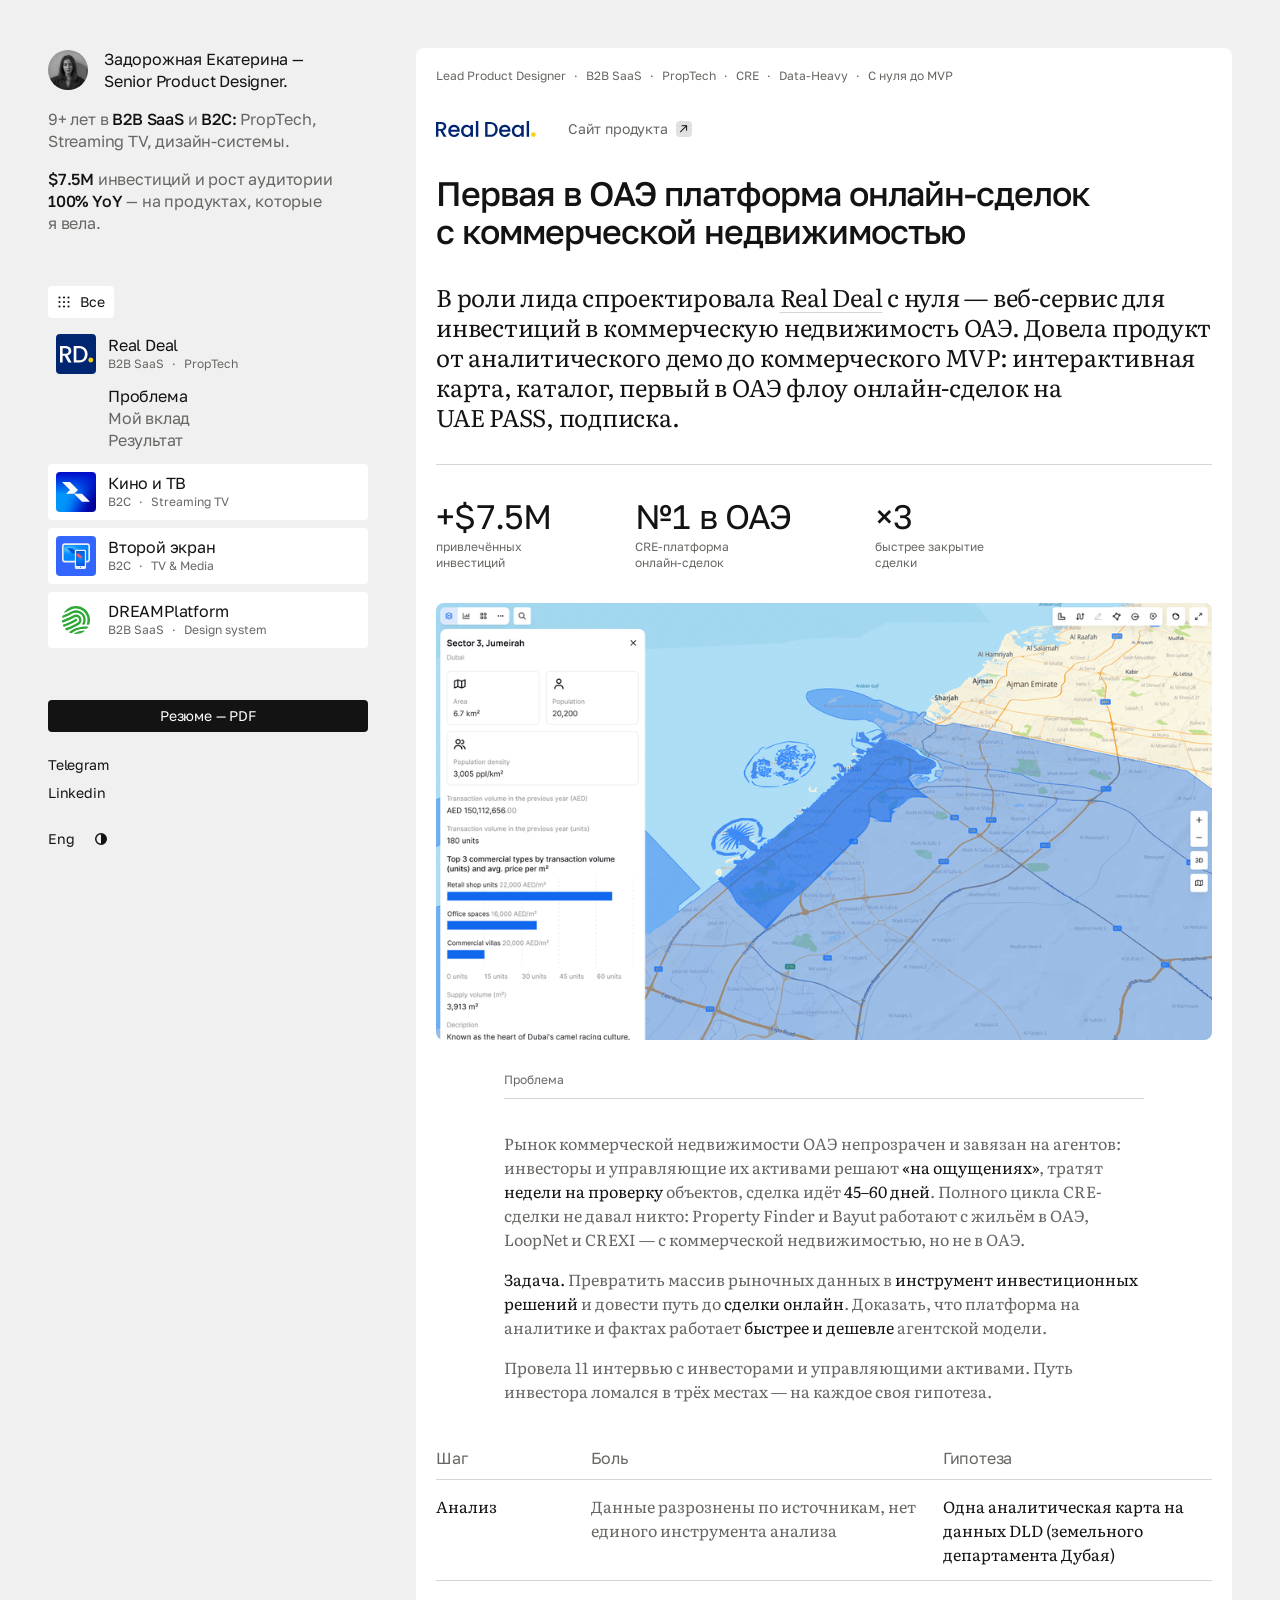
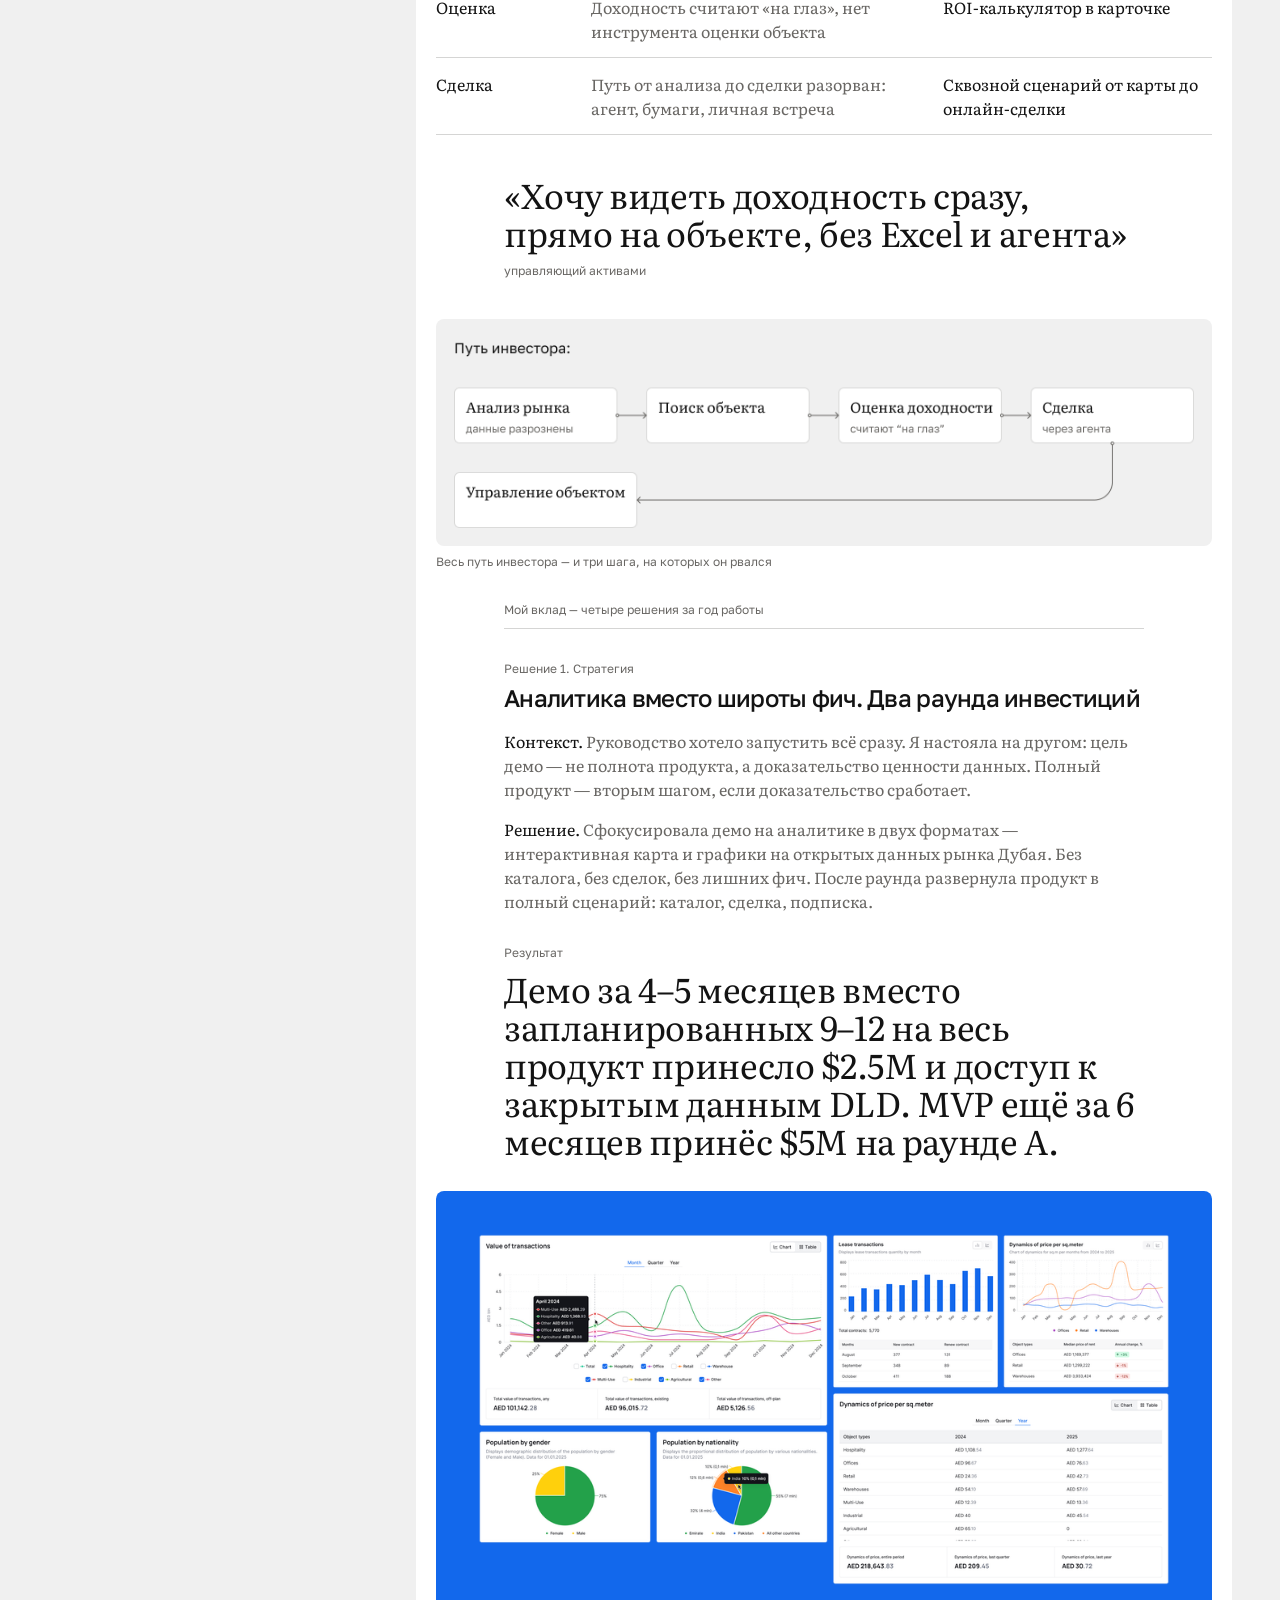
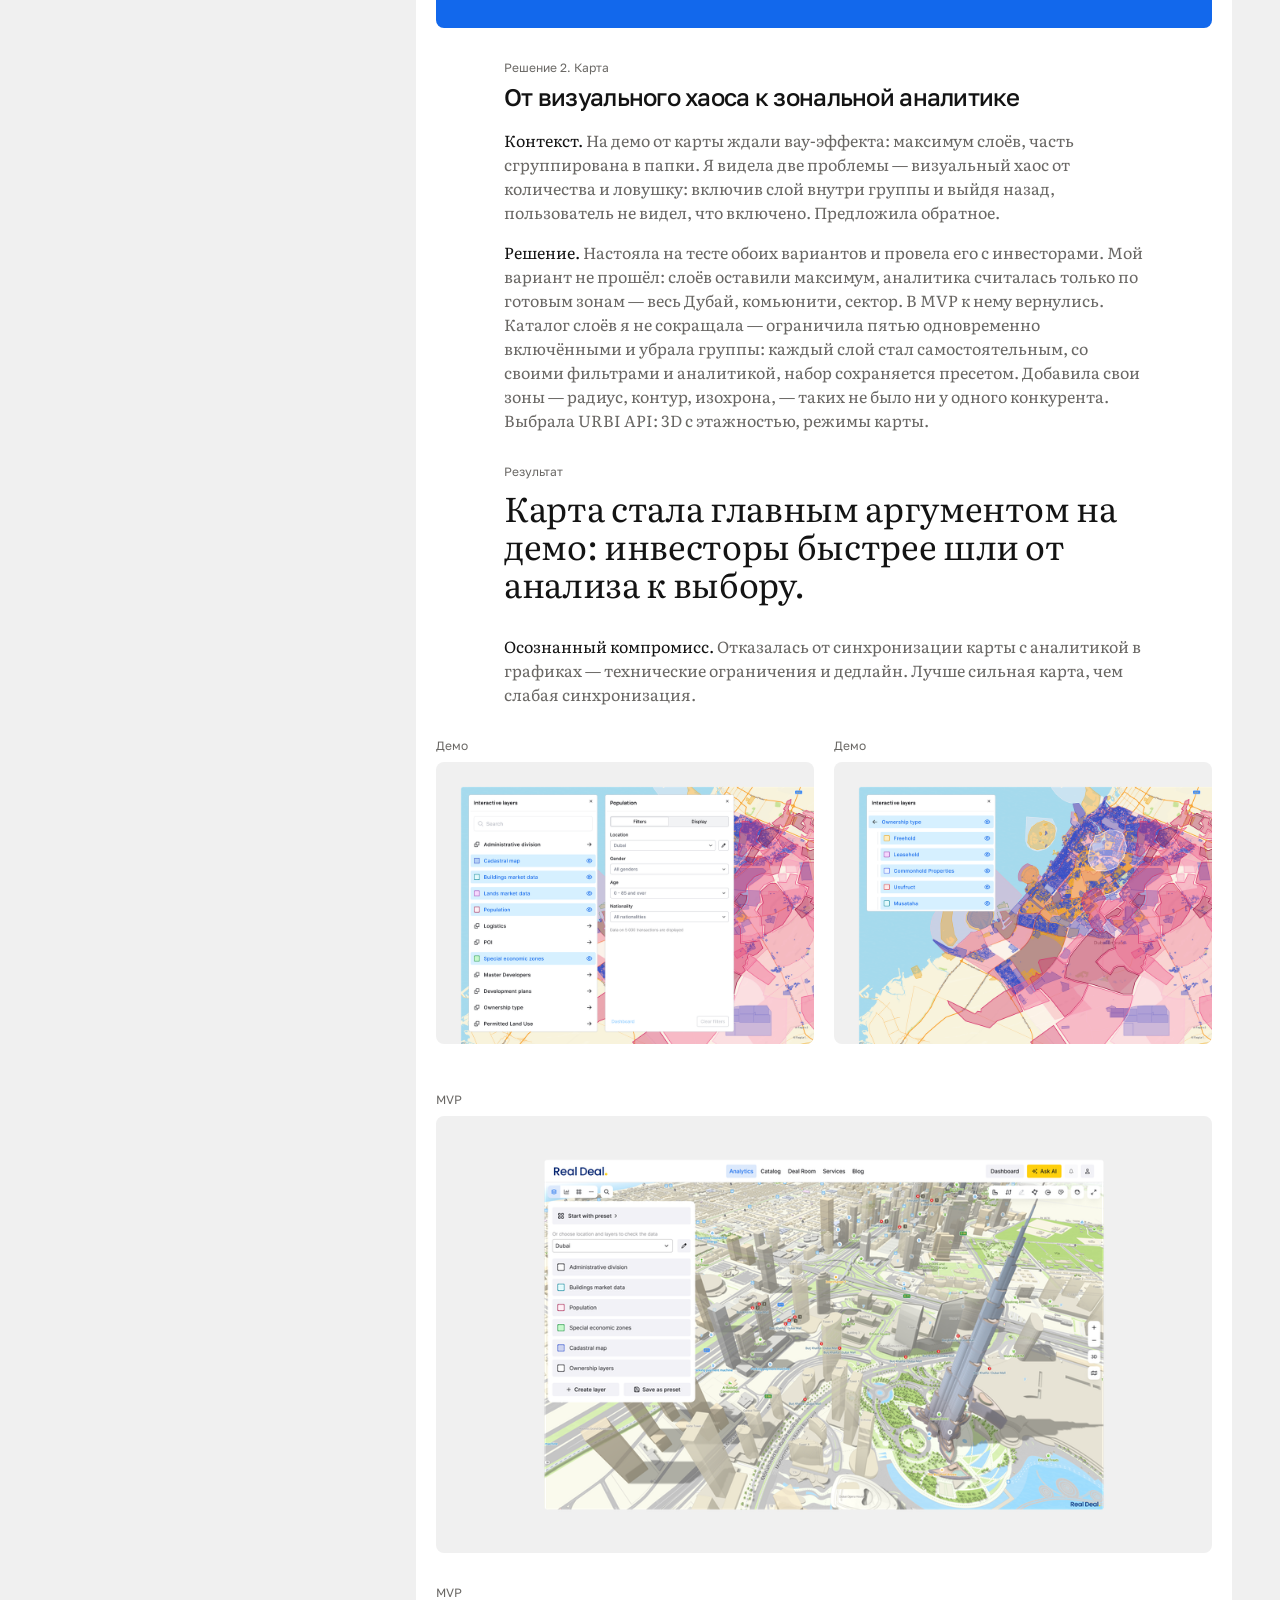
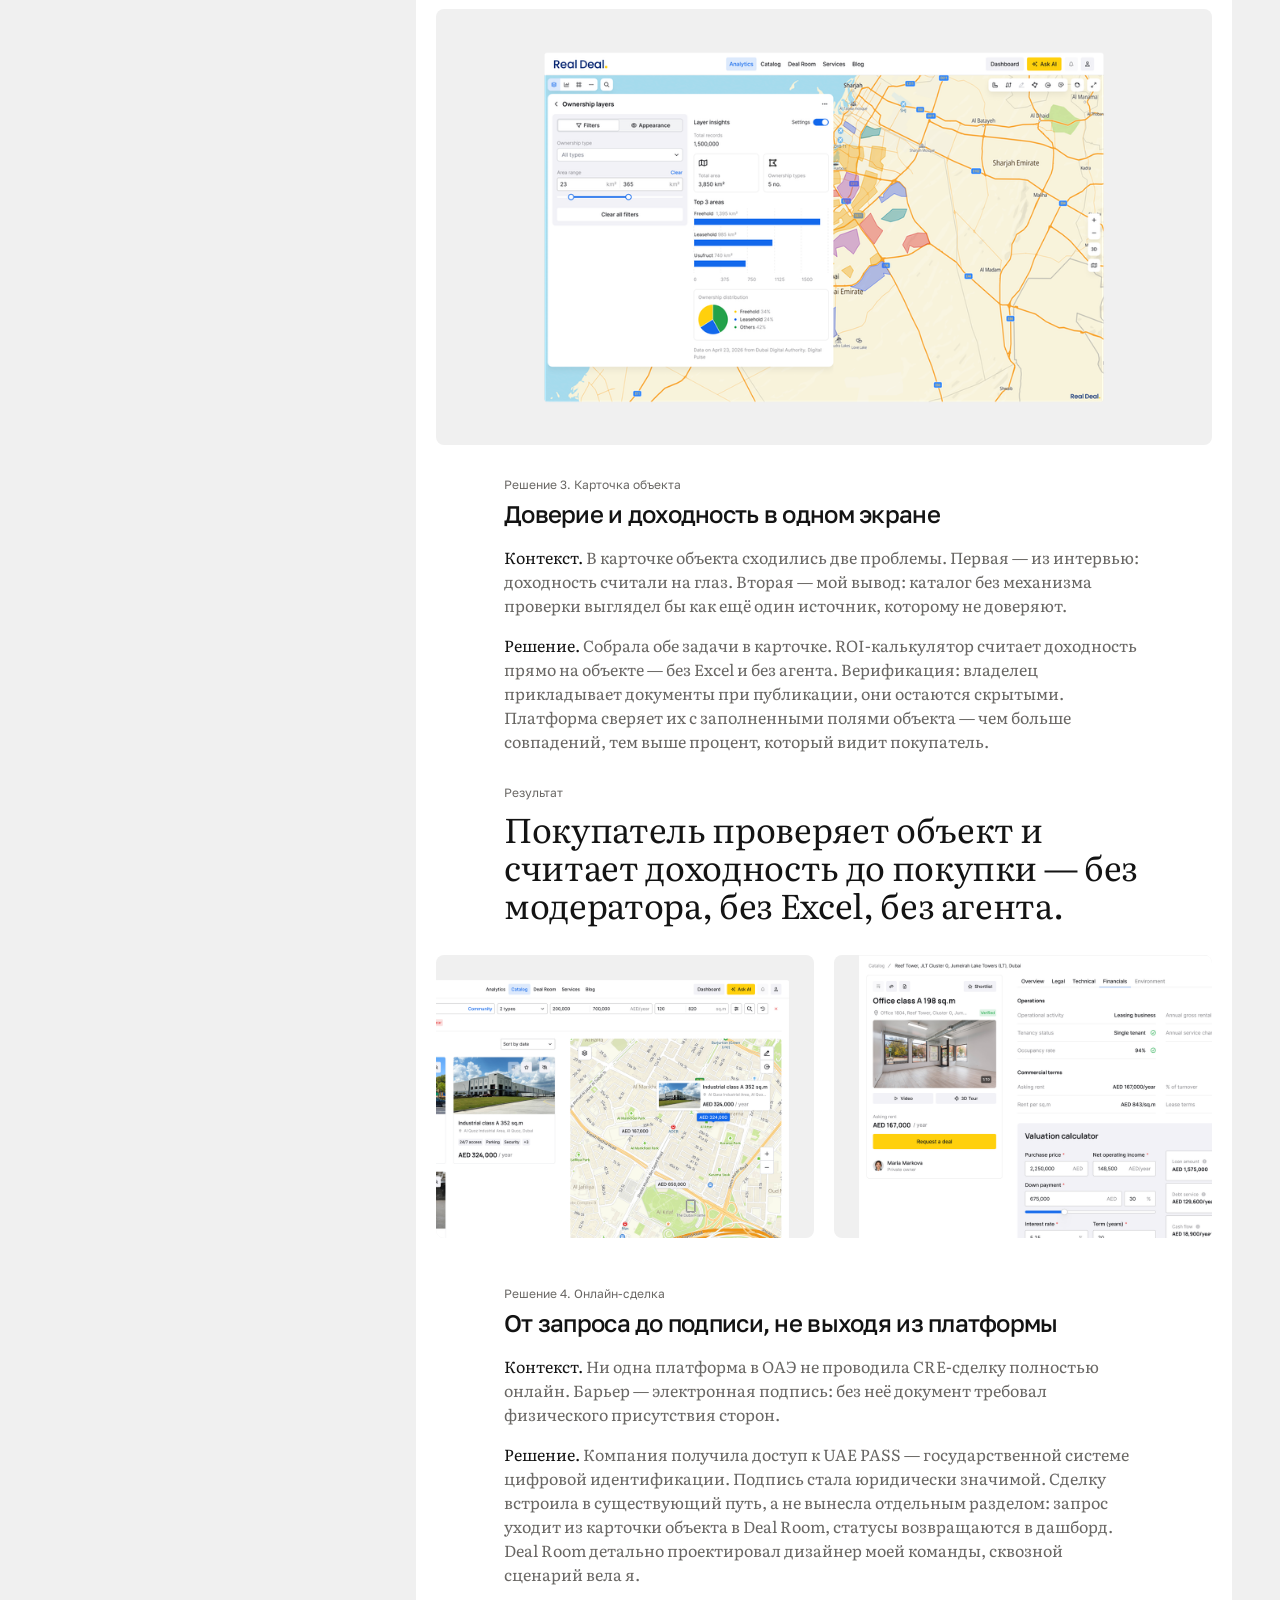
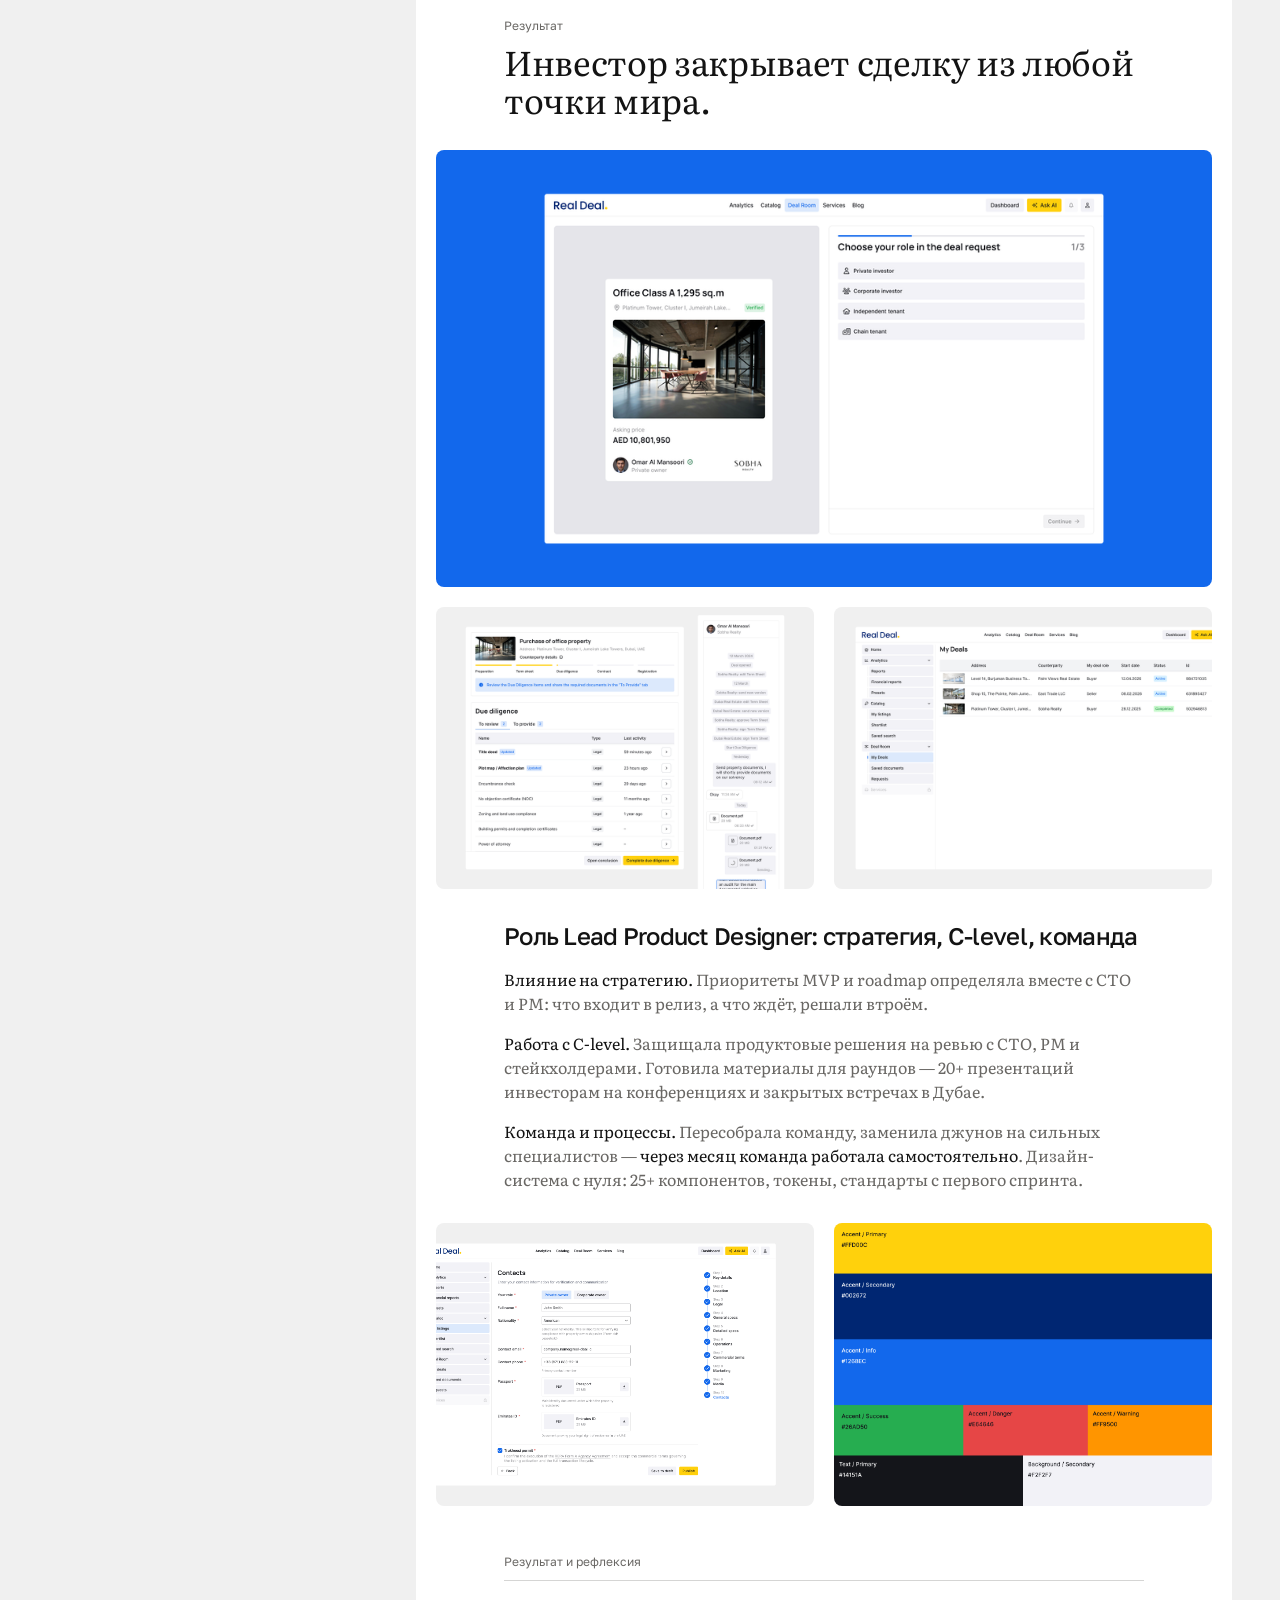
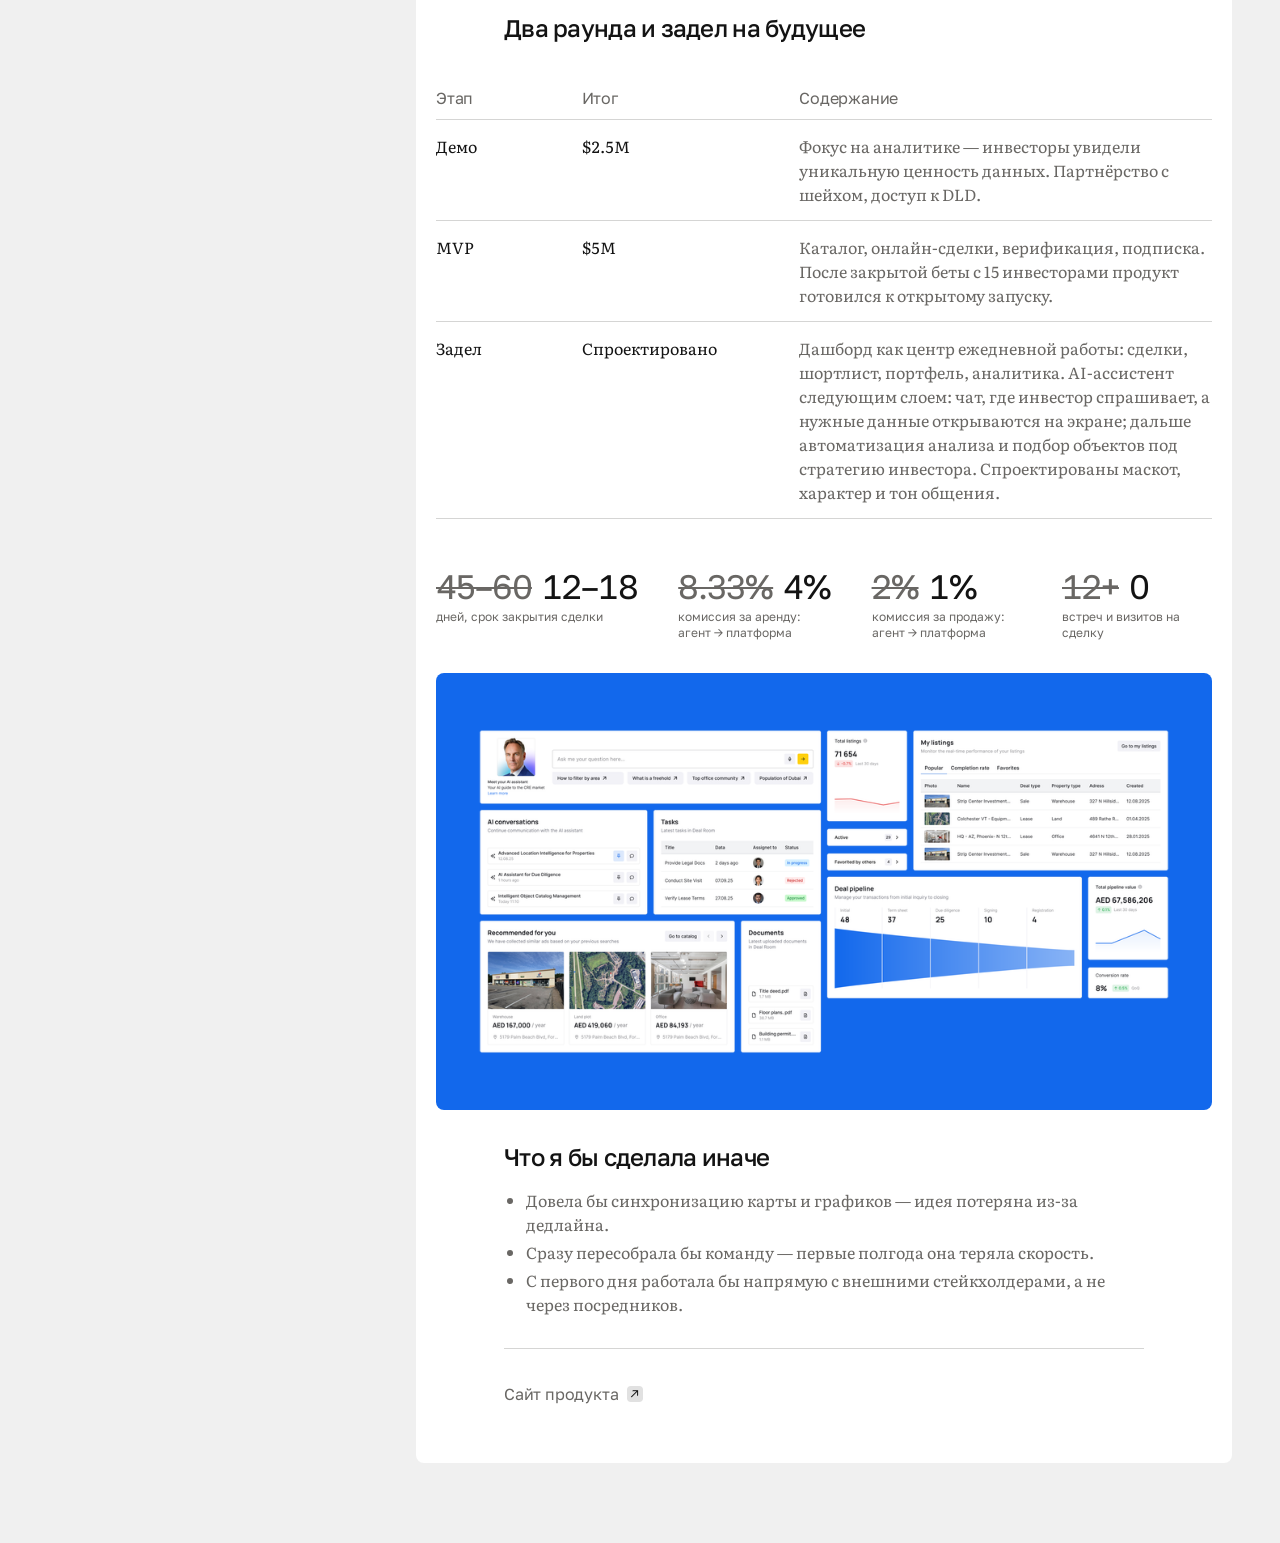
<file: realdeal.html>
<!doctype html>
<html lang="ru">
<head>
<meta charset="utf-8">
<meta name="viewport" content="width=device-width, initial-scale=1">

<!-- <<HEAD>> -->
<title>Real Deal — Екатерина Задорожная</title>
<meta name="description" content="Кейс Real Deal: первая в ОАЭ платформа онлайн-сделок с коммерческой недвижимостью. Роль Lead Product Designer, путь от аналитического демо до коммерческого MVP.">
<link rel="canonical" href="https://codedesign.ru/realdeal">
<link rel="alternate" hreflang="ru" href="https://codedesign.ru/realdeal">
<link rel="alternate" hreflang="en" href="https://codedesign.ru/en/realdeal">
<link rel="alternate" hreflang="x-default" href="https://codedesign.ru/realdeal">

<meta property="og:type"         content="article">
<meta property="og:url"          content="https://codedesign.ru/realdeal">
<meta property="og:title"        content="Демо + MVP, поднявшие $7.5M">
<meta property="og:description"  content="Первая в ОАЭ платформа онлайн-сделок с коммерческой недвижимостью. Аналитика на данных земельного департамента Дубая.">
<meta property="og:image"        content="https://codedesign.ru/og/og_realdeal.png">
<meta property="og:image:width"  content="1200">
<meta property="og:image:height" content="630">
<meta property="og:locale"       content="ru_RU">
<meta name="twitter:card"        content="summary_large_image">

<link rel="icon" href="/favicon.ico?v=3" sizes="any">
<link rel="apple-touch-icon" href="/apple-touch-icon.png?v=3">

<link rel="preconnect" href="https://fonts.googleapis.com">
<link rel="preconnect" href="https://fonts.gstatic.com" crossorigin>
<link rel="stylesheet" href="https://fonts.googleapis.com/css2?family=Golos+Text:wght@400;500&family=Literata:opsz,wght@7..72,400&display=swap">

<script>
(function(){try{var t=localStorage.getItem('theme');
if(t==='dark'||t==='light')document.documentElement.setAttribute('data-theme',t);}catch(e){}})();
</script>
<!-- <</HEAD>> -->

<style>
/* ═══════════════════════════════════════════════════════════════
   ВНУТРЕННЯЯ СТРАНИЦА КЕЙСА

   Роли 95 и 100 меняются местами: кейс лежит на белой поверхности
   поверх серой страницы, контейнеры под макеты внутри него — серые.
   Текст всегда на более светлом, изображение — на более тёмном.

   ДВА РЕГИСТРА ГАРНИТУР.
   Golos Text — структура и интерфейс: заголовки, метастроки, подписи,
   навигация, метрики, ключи таблиц, кнопки.
   Literata — проза: лид, абзацы решений, цитаты, выносы результатов,
   списки, значения таблиц.

   Решение пересматривалось. Первая версия шла по замеру oimachi —
   тело гротеском, антиква только на выносное утверждение, 13% блоков.
   От него отказались: кейс читают подряд, а не сканируют, и на длинном
   чтении антиква в теле работает лучше. Акцент внутри прозы теперь
   несут кегль и тон, а не смена гарнитуры.
   ═══════════════════════════════════════════════════════════════ */

/* <<BASE>> */
/* ═══════════════════════════════════════════════════════════════
   ОБЩАЯ ОСНОВА ДВУХ СТРАНИЦ
   Вклеивается в index.html и realdeal.html скриптом build.py.
   Править её внутри самих страниц нельзя — перезапишется.

   Раскладка — с макетов 2026-10-12: колонка слева, белый лист справа
   (лента на главной, текст на странице кейса). Правки совета внесены
   поверх, каждая помечена в комментарии. Здесь только то, чем пользуются
   обе страницы; правила одной страницы лежат в её <style>.
   ═══════════════════════════════════════════════════════════════ */

:root{
  color-scheme: light;

  /* ИМЕНА: группа = свойство, которое токен задаёт;
     имя = значение (у примитивов) или роль (у семантики).
     Совпадают с переменными в Figma один в один — сверка макета
     с вёрсткой идёт по одному словарю. Подробно: спека-цвет.md. */

  /* ШКАЛА НЕЙТРАЛЬНЫХ, названа по воспринимаемой светлоте L*.
     Шкала расширяется вставкой без переименования соседей.
     neutral-6 и neutral-90 работают в обеих темах, меняясь ролями.
     Тёплая нота R ≥ G ≥ B на 8, 12, 22, 44, 63, 85;
     чистый серый на 6, 18, 78, 90, 95, 100. */

  /* примитивы светлой темы */
  --neutral-6:   #131313;   /* L*  5.9  текст, заливка кнопки          */
  --neutral-18:  #2C2C2C;   /* L* 18.0  кнопка в наведении             */
  --neutral-44:  #696764;   /* L* 43.7  вторичный и проза              */
  --neutral-85:  #D5D5D4;   /* L* 85.2  линейка                        */
  --neutral-90:  #E1E1E1;   /* L* 89.5  светлая: заглушка; тёмная: текст и светлая заливка */
  --neutral-95:  #F0F0F0;   /* L* 94.8  фон                            */
  --neutral-100: #FFFFFF;   /* L*100.0  лист, текст на кнопке          */

  /* примитивы тёмной темы (спека-цвет.md, 2026-10-21) */
  --neutral-8:   #1A1818;   /* L*  8.5  фон страницы                   */
  --neutral-12:  #20201E;   /* L* 12.2  подложка кадра                 */
  --neutral-22:  #343433;   /* L* 21.7  линейка                        */
  --neutral-63:  #999795;   /* L* 62.6  вторичный и проза              */
  --neutral-78:  #C0C0C0;   /* L* 77.7  заливка в наведении            */

  /* ЦВЕТА ПРОДУКТОВ — правка совета №4.
     Было: тёмно-синий, почти чёрно-синий, зелёный, голубой —
     три оттенка одного цвета из четырёх. При размытии
     различался только зелёный, то есть система работала
     на одном элементе из четырёх.

     Стало: четыре разных семейства, разведённые и по тону,
     и по светлоте — чтобы набор читался и в оттенках серого,
     и при дальтонизме, где цвет один не справляется.
     Светлота специально разная: 31 / 44 / 52 / 58.

     Одинаковы в обеих темах: это временные плашки под настоящие
     логотипы, которые от темы не зависят. В семантический слой
     не заводить — иначе их потянет развести по режимам. */
  --brand-realdeal:      #2F5AD9;   /* RealDeal      — синий,     L44 */
  --brand-kino-i-tv:     #B0308C;   /* Кино и ТВ     — маджента,  L52 */
  --brand-design-system: #14532D;   /* DREAMPlatform — зелёный,   L31 */
  --brand-second-screen: #DE5B1C;   /* Второй экран  — оранжевый, L58 */

  /* ПОЛЕ КАДРА С КАЛЬКУЛЯТОРОМ на главной — ТЗ вставки макетов, 2026-10-10:
     Accent/Info #1268EC на 15% поверх белого. Файл макета приходит
     с прозрачным полем, цвет даёт плашка. Один потребитель
     (.frame--field), от темы не зависит; в семантику не заводить. */
  --brand-realdeal-field: #DBE8FC;
  /* Сплошная подложка кадра с графиками на странице кейса — макет
     2026-10-10: Accent/Info #1268EC. Один потребитель (.shot__frame--accent). */
  --brand-realdeal-accent: #1268EC;
  /* Подложка кадров 16:9 на странице «Кино и ТВ» — тёмно-синий #0C2653,
     тон самого интерфейса ТВ-приложения (запрос автора 2026-10-12): поля
     вокруг кадров и шторок сливаются с экраном. Два потребителя
     (.shot__frame--navy, .cmpx), от темы не зависит; в семантику не заводить. */
  --brand-kino-i-tv-field: #0C2653;
  /* Подложка кадра «ленты» (kino_hero_lines) в карточке на главной — тот же
     синий, но темнее: #0C1B35 (запрос автора 2026-10-12). Один потребитель
     (.frame--navy-dark). */
  --brand-kino-i-tv-field-dark: #0C1B35;
  /* Подложка кадров DREAMPlatform — зелёный #57B035, акцентный цвет самой
     системы (запрос автора 2026-10-15). Сплошной: кадры главной
     (.frame--green) и DREPLUS на странице кейса (.shot__frame--green). От темы не зависит; в семантику
     не заводить. */
  --brand-design-system-field: #57B035;
  /* Подложки кадров «Второго экрана» (запрос автора 2026-10-20), сплошные,
     от темы не зависят; в семантику не заводить:
       -field      #668CFF — обложки (кейс и два кадра главной) и кадр тёмной темы;
       -field-soft #E9EEFB — светлые Android-экраны: MVP и «до» редизайна;
       -field-deep #3366FF — «после» редизайна и два кадра iOS-телегида. */
  --brand-second-screen-field: #668CFF;
  --brand-second-screen-field-soft: #E9EEFB;
  --brand-second-screen-field-deep: #3366FF;

  /* СЕМАНТИКА — десять ролей. Компонент обращается только к ним:
     примитив или литерал в правиле компонента не переключается темой.
     --text-primary и --bg-inverse сегодня совпадают по значению,
     но это два независимых решения: цвет текста и заливка кнопки.
     Наведение сдвигает заливку к середине шкалы: кнопка на 12
     пунктов L*, карточка на 2. */
  --text-primary:      var(--neutral-6);    /* заголовки, числа, активный якорь, выделение в прозе */
  --text-secondary:    var(--neutral-44);   /* проза, подписи, метастроки, шапки таблиц */
  --text-inverse:      var(--neutral-100);  /* текст на заливке --bg-inverse */
  --bg-page:           var(--neutral-95);   /* фон страницы */
  --bg-surface:        var(--neutral-100);  /* лист кейса, карточки кейсов в колонке */
  --bg-inverse:        var(--neutral-6);    /* заливка кнопки резюме */
  --bg-inverse-hover:  var(--neutral-18);   /* кнопка резюме при наведении */
  --bg-placeholder:    var(--neutral-90);   /* место под макет, аватар, чипы схемы пути */
  --border-default:    var(--neutral-85);   /* разделители, строки таблиц, рамка ленты */
  --shot-plate:        var(--neutral-95);   /* подложка кадра на странице кейса: в светлой совпадает с фоном, в тёмной нет */

  --sans: 'Golos Text', system-ui, -apple-system, 'Segoe UI', Roboto, sans-serif;
  --serif: 'Literata', Georgia, 'Times New Roman', serif;

  /* СКРУГЛЕНИЯ — четыре токена, все кратны четырём.
     Было восемь литералов (1, 3, 4, 6, 7, 8, 10, 50%): 3 против 4 —
     одно фокус-кольцо, 6 против 7 — соседние элементы с разницей
     в пиксель. Следы правок, а не решения.
     999px, а не 50%: на квадрате даёт круг, на узкой полосе —
     скруглённые торцы, и его можно хранить числом в Figma. */
  --radius-4:    4px;     /* марка 12×12, кольца :focus-visible */
  --radius-8:    8px;     /* кнопка, чип, skip-link, лист, кадры, врезка */
  --radius-full: 999px;   /* аватар, торцы рельса активного якоря */

  --width-cover: 760px;   /* полоса: обложка, метрики, макеты во всю ширину */
  /* Колонка прозы считается от знаков, а не от пикселей.
     Цель — 68–72 знака в строке. При Literata 16 это 570.
     (При Golos 16 то же правило давало 640 — поэтому при смене
     гарнитуры число пересчитывается, а не переносится.) */
  --width-prose: 640px;   /* было 570; макет кейса 2026-10-10 */
  --width-wide:  860px;   /* таблица и схема пути — по центру листа */
  --width-rail:  clamp(248px, 25vw, 360px);   /* левая колонка; резиновая (ТЗ адаптив 2026-10-10), 360 с 1440 */

  /* РИТМ СТРАНИЦЫ — четыре ступени, все кратны 16. Шкала закрыта.
     Внутренние поля компонентов ей не подчиняются и токенов
     не получают: токен с одним потребителем бесполезен. */
  --space-16: 16px;    /* 1×   между любыми соседними блоками */
  --space-24: 24px;    /* 1.5× после выноса и цитаты */
  --space-32: 32px;    /* 2×   до и после линейки между кейсами в ленте (2026-10-10) */
  --space-48: 48px;    /* 3×   внутри обложки и после лида */
  --space-64: 64px;    /* 4×   между разделами и между кейсами */

  /* ПОЛЯ СТРАНИЦЫ — плавные, а не ступенчатые.
     Модель снята с rafaelcespedes.com: там ширина контейнера —
     фиксированное число (800px), а всё, что вокруг, выведено
     из него через clamp(мин, доля, макс). Скачок поля с 30 на 16
     на пороге заметен глазом; clamp убирает сам скачок. */
  --page-gutter: clamp(16px, 3.75vw, 60px);   /* 60 с 1600 и шире (макет главной 2026-10-10) */
}

/* ═══ ТЁМНАЯ ТЕМА (включена 2026-10-21, спека-цвет.md) ═══
   Подобрана под светлую по отношениям, а не выведена зеркально: лист
   темнее фона (утоплен), текст на листе 14.21 вместо 18.58, проза
   6.38 вместо 5.64, шаг лист↔фон 1.05. Светлая — по умолчанию;
   системная настройка не учитывается (решение автора 2026-10-21), тёмная
   включается только кнопкой и запоминается. Скрипт
   переключателя — в parts/head.html (выбор до отрисовки) и в
   parts/rail_foot.html (кнопка). */
:root[data-theme="dark"]{
  --text-primary:      var(--neutral-90);
  --text-secondary:    var(--neutral-63);
  --text-inverse:      var(--neutral-6);
  --border-default:    var(--neutral-22);
  --bg-page:           var(--neutral-8);
  --bg-surface:        var(--neutral-6);
  --bg-placeholder:    var(--neutral-18);
  --bg-inverse:        var(--neutral-90);
  --bg-inverse-hover:  var(--neutral-78);
  --shot-plate:        var(--neutral-95);   /* решение автора 2026-10-21: как в светлой (#F0F0F0); в спеке neutral-12 */
  color-scheme: dark;
}
/* ВОРДМАРКИ В ТЁМНОЙ ТЕМЕ (2026-10-21): у RealDeal, Триколора и DREAMPlatform рядом
   со светлым файлом лежит белый *-dark.svg (RealDeal и DREAMPlatform — тёмные части
   белые, цветные остаются; Триколор — целиком белый). Переключает кнопка темы.
   Второй экран синий и остаётся как есть. */
.logo-dark{ display: none !important; }
:root[data-theme="dark"] .logo-light{ display: none !important; }
:root[data-theme="dark"] .logo-dark{ display: block !important; }
*{ box-sizing: border-box; }

body{
  margin: 0;
  background: var(--bg-page);
  color: var(--text-primary);
  font-family: var(--sans);
  font-size: 14px;
  line-height: 20px;   /* интерфейсная ступень; проза и заголовки задают свой */
  /* ТРЕКИНГА НА BODY НЕТ НАМЕРЕННО. -.012em здесь вычислялся от 14px
     в −0.168px и наследовался абсолютным числом: 18 элементов на 12px
     получали −1.4% там, где по правилу ноль. Трекинг задаётся
     на каждом элементе своим стилем, по наследству не приходит. */
  -webkit-font-smoothing: antialiased;
}

.app{
  /* Макет 2026-10-12 при 1600: поля 60, колонка 360, зазор 60, лист
     начинается с x=480. Зазор и верхнее поле плавные, как и поля
     страницы. */
  max-width: 1680px; margin: 0 auto;
  padding: max(24px, var(--page-gutter)) var(--page-gutter) 80px;
  display: grid; grid-template-columns: var(--width-rail) minmax(0,1fr);
  gap: 0 clamp(24px, 3.75vw, 60px);
  align-items: start;
}

.skip{
  position: absolute; left: -9999px; top: 0;
  background: var(--bg-inverse); color: var(--text-inverse);
  font-size: 14px; line-height: 16px; letter-spacing: -.012em;
  padding: 10px 16px; border-radius: var(--radius-8); z-index: 9; text-decoration: none;
}
.skip:focus{ left: 12px; top: 12px; }

/* ═══════════════════ ЛЕВАЯ КОЛОНКА ═══════════════════
   Порядок один на обеих страницах (макеты 2026-10-12):
     кто я  →  список кейсов (по центру)  →  резюме и контакты.
   Колонка липкая, занимает высоту экрана за вычетом полей; резюме
   и контакты прижаты к нижнему полю. Если контент выше экрана —
   прокрутка внутри колонки (см. сжатие по высоте в конце файла). */
.rail{
  position: sticky; top: max(24px, var(--page-gutter));
  height: calc(100vh - 2 * max(24px, var(--page-gutter)));
  height: calc(100dvh - 2 * max(24px, var(--page-gutter)));   /* 100vh на мобильных — не высота экрана */
  overflow-y: auto;
  display: flex; flex-direction: column; gap: 24px;
  padding: 0;   /* макеты 2026-10-12: аватар на верхнем поле страницы, контакты на нижнем */
  scrollbar-width: thin;
}

/* ── кто я ── */
/* Макеты 2026-10-12: на обеих страницах колонка одинакова — аватар слева,
   имя и роль справа 16/22 (вес 400), ниже серой строкой сфера и строка
   про инвестиции. Прежний вариант главной (аватар над именем 24/30) заменён. */
.me{
  display: grid; grid-template-columns: 40px minmax(0,1fr); gap: 0 16px;
  align-items: center; max-width: 320px;   /* ширина текста колонки по макету */
}
.me__ava{
  width: 40px; height: 40px; border-radius: var(--radius-full);
  background: var(--bg-placeholder); overflow: hidden;
  display: block;
}
.me__ava img{ width: 40px; height: 40px; display: block; object-fit: cover; }
.me__who{
  font-size: 16px; line-height: 22px; font-weight: 400; letter-spacing: -.012em;
  color: var(--text-primary); margin: 0;
}
.me__who a{ color: inherit; text-decoration: none; display: inline-block; transition: color .18s ease-out; }
/* наведение — цвет, без подчёркивания (2026-10-10) */
.me__who a:hover{ color: var(--text-secondary); }
/* Сфера и строка про инвестиции — 16/22, серым; акценты «B2B SaaS», «B2C:»,
   «$7.5M», «100% YoY» — вес 500 и чернила (правка 2026-10-10). */
.me__span, .me__sum{
  grid-column: 1 / -1; margin: 16px 0 0;
  font-size: 16px; line-height: 22px; font-weight: 400; letter-spacing: -.012em;
  color: var(--text-secondary);
}
.me__span b, .me__sum b{ font-weight: 500; color: var(--text-primary); }

/* ── действие (резюме) ──
   Правка совета №3 отменена, и вот почему.
   Совет исходил из холодного трафика: человек пришёл из поиска,
   у него нет твоих контактов, поэтому чёрное пятно обязано вести
   в переписку. Но портфолио уходит вместе с откликом — адресат
   уже может ответить одним нажатием в своей почте. Ему нужно
   не «написать», а быстро забрать резюме. Кнопка «Написать»
   при этом дублировала Telegram и LinkedIn внизу колонки.
   Поэтому чёрное пятно снова на резюме, а контакты внизу
   остаются единственным местом, где живут адреса. */
.act{ display: flex; flex-wrap: wrap; gap: 8px; max-width: 320px; }   /* ширина колонки текста, как у .me и списка кейсов */
/* кнопка стоит внизу колонки над контактами (макет 2026-10-12) */
.act a{
  display: inline-flex; align-items: center; gap: 6px;   /* зазор знака и слова — 6 везде */
  font-size: 14px; font-weight: 400; letter-spacing: -.012em; line-height: 16px;
  /* макет: высота 32 (8+16+8), радиус 4, поля по бокам 12, без значка */
  text-decoration: none; border-radius: var(--radius-4); padding: 8px 12px; min-height: 32px;
  transition: background .18s ease-out;
}
.act__cv{ background: var(--bg-inverse); color: var(--text-inverse); flex: 1 1 100%; justify-content: center; }   /* на всю ширину колонки, как интро */
.act__cv:hover{ background: var(--bg-inverse-hover); }
.act a:focus-visible{ outline: 2px solid var(--text-primary); outline-offset: 3px; }

/* ── низ: контакты ──
   Строки «Открыта к предложениям» нет: портфолио уходит вместе
   с откликом, и адресату это уже известно. Статус нужен сайту,
   который ищут сами; этот — приносят. */
/* Низ колонки (макеты 2026-10-12): кнопка резюме и контакты одной группой,
   прижатой к нижнему полю; список кейсов между «кто я» и этой группой
   стоит по центру (.rail .tree). */
.rail__foot{ display: grid; gap: 20px; }
/* ПЕРЕКЛЮЧАТЕЛЬ ТЕМЫ — внизу колонки под контактами (спека-цвет.md §6).
   Круг, залитый наполовину; в тёмной теме повёрнут на 180°. */
.prefs__theme{
  display: inline-flex; gap: 6px; align-items: center; width: fit-content; min-height: 26px; min-width: 26px;   /* без подписи цель касания не меньше 26×26 */
  padding: 0; border: 0; background: none; cursor: pointer; font: inherit;
  font-size: 14px; line-height: 16px; letter-spacing: -.012em;
  color: var(--text-primary); transition: color .18s ease-out;   /* как ссылки контактов: чернила, на наведение — приглушённый */
}
.prefs__theme:hover{ color: var(--text-secondary); }
.prefs__theme:focus-visible{ outline: 2px solid var(--text-primary); outline-offset: 3px; border-radius: var(--radius-4); }
.prefs__theme svg{ width: 12px; height: 12px; flex: none; transition: transform .18s ease-out; }
:root[data-theme="dark"] .prefs__theme svg{ transform: rotate(180deg); }
/* ЯЗЫК — «Eng» / «Рус» слева от темы, одной группой (.prefs). Ссылка на ту же страницу
   другой версии (/en/…). Начертание как у ссылок контактов. */
.prefs{ display: flex; align-items: center; gap: 20px; }
.prefs__lang{
  display: inline-flex; align-items: center; min-height: 26px;
  font-size: 14px; line-height: 16px; letter-spacing: -.012em;
  color: var(--text-primary); text-decoration: none; transition: color .18s ease-out;
}
.prefs__lang:hover{ color: var(--text-secondary); }
.prefs__lang:focus-visible{ outline: 2px solid var(--text-primary); outline-offset: 3px; border-radius: var(--radius-4); }
.hire{ display: grid; gap: 8px; }
.hire__links{ display: grid; gap: 2px; }
.hire__links a{
  font-size: 14px; line-height: 16px; letter-spacing: -.012em;   /* 14/16 (стиль «Link») по просьбе автора 2026-10-20; 2026-10-11 было 16/22 */
  color: var(--text-primary); text-decoration: none;
  display: inline-flex; gap: 6px; align-items: center; width: fit-content;
  min-height: 26px;
}
.hire__links a{ transition: color .18s ease-out; }
/* наведение — цвет, без подчёркивания (2026-10-11): чернила → приглушённый тон */
.hire__links a:hover{ color: var(--text-secondary); }
.hire__links a:focus-visible{ outline: 2px solid var(--text-primary); outline-offset: 3px; border-radius: var(--radius-4); }

/* перенос строки только на телефоне: переносы интро — как на макете iPhone 17 */
.br-m{ display: none; }

/* неразрывное сочетание в заголовках: «онлайн-сделок» не рвётся по дефису */
.nw{ white-space: nowrap; }
/* ЗНАК КЕЙСА В КОЛОНКЕ — квадрат из SVG (в колонке различить четыре кейса
   нужно до чтения, поэтому он крупный); цвет плашки остаётся запасным,
   пока файл не загрузился. Вордмарк на главной — `.mark` в index.html. */
.logo{
  width: 40px; height: 40px; border-radius: var(--radius-4); flex: none;   /* радиус 4 — макет 2026-10-10, было 12 */
  background: var(--brand, var(--bg-inverse)) var(--sign, none) center / cover no-repeat;
}

[data-brand="design-system"]{ --brand: var(--brand-design-system); --sign: url("/img/logo/DRM.svg"); }
[data-brand="realdeal"]{ --brand: var(--brand-realdeal); --sign: url("/img/logo/RD.svg"); }
[data-brand="kino-i-tv"]{ --brand: var(--brand-kino-i-tv); --sign: url("/img/logo/Cinema.svg"); }
[data-brand="second-screen"]{ --brand: var(--brand-second-screen); --sign: url("/img/logo/SS.svg"); }
[data-brand="smart-home"]{ --brand: var(--bg-placeholder); --sign: url("/img/logo/SH.svg"); }

/* ═══ СПИСОК КЕЙСОВ В КОЛОНКЕ (обе страницы) ═══
   ОДНО СОСТОЯНИЕ — ОДНА ПОДЛОЖКА (решение автора 2026-10-12).
   Карточки кейса и плашка «Все» в покое белые (--bg-surface). При наведении
   и у текущего пункта подложка — тон страницы (--bg-page, #F0F0F0): карточка
   «уходит» в фон. Цвет текста не меняется. Так «где я сейчас» и «куда
   нажму» читаются одним сигналом — подложкой, а не цветом строки. */
.tree{ display: grid; gap: 8px; }
/* «Все» — первый пункт списка (макеты 2026-10-12). Белая плашка; при наведении
   и на главной, где это текущая страница, — тон страницы. Как карточки кейсов. */
.all{
  display: inline-flex; align-items: center; gap: 10px; width: fit-content;
  min-height: 32px; padding: 0 9px 0 10px; border-radius: var(--radius-4);
  font-size: 14px; line-height: 16px; letter-spacing: -.012em;
  color: var(--text-primary); text-decoration: none;
  background: var(--bg-surface);
  transition: background .18s ease-out;
}
a.all:hover, .all[aria-current="page"]{ background: var(--bg-page); }
a.all:focus-visible{ outline: 2px solid var(--text-primary); outline-offset: 3px; }
.all svg{ width: 12px; height: 12px; flex: none; }

/* свёрнутые — карточки */
.row--flat{
  display: block; text-decoration: none;
  background: var(--bg-surface); border-radius: var(--radius-4); padding: 8px;   /* макет 2026-10-10: радиус 4, карточка 56 */
  transition: background .18s ease-out;
}
/* Четвёртый кейс «Умный дом» — в работе: та же карточка без ссылки,
   весь блок на 30% (макет 2026-10-10). Нажимать не на что. */
.row--soon{ opacity: .3; cursor: default; }
/* разделитель в строках «роль · сфера» — шире пробела, как на макете */
.sep{ margin: 0 5px; }

/* шапка строки: знак 40 слева, имя и сфера столбиком справа */
.row__id{
  display: grid; grid-template-columns: 40px minmax(0,1fr);
  align-items: center; gap: 12px;
}
.row__name{
  font-size: 16px; font-weight: 400; line-height: 18px;
  letter-spacing: -.012em; color: var(--text-primary);
}
.row--flat{ color: var(--text-primary); }
/* наведение на карточку — подложка в тон страницы (2026-10-12), текст не
   меняется. «В работе» не нажимается — подложка остаётся белой. */
.row--flat:hover{ background: var(--bg-page); }
.row--soon:hover{ background: var(--bg-surface); }
.row--flat:focus-visible{ outline: 2px solid var(--text-primary); outline-offset: 3px; }
.row em{
  display: block; font-style: normal; font-size: 12px; line-height: 16px;
  letter-spacing: 0; color: var(--text-secondary);
}

/* ═══ МЕТРИКИ — один компонент на обе страницы ═══ */
.metrics{
  display: flex; flex-wrap: wrap; gap: 16px 56px;
  margin: 0; padding: 0; list-style: none;
}
.metrics div{ display: grid; gap: 4px; min-width: 0; }
.metrics dt{
  font-size: 24px; font-weight: 400; line-height: 30px;
  letter-spacing: -.03em; color: var(--text-primary);
  font-variant-numeric: tabular-nums; white-space: nowrap;
}
.metrics dd{
  margin: 0; font-size: 12px; line-height: 16px; color: var(--text-secondary); letter-spacing: 0;
}

/* СПИСОК КЕЙСОВ — по центру между «кто я» и низом колонки, карточки до 320
   (на обеих страницах, макеты 2026-10-12). */
.rail .tree{ margin: auto -3px; padding: 3px; max-width: 326px; }
/* Интро и резюме с контактами не прячутся ни на какой высоте экрана:
   если колонка не помещается, прокручивается список кейсов между ними.
   Поля 3px — чтобы рамка фокуса карточек не обрезалась. */
@media (min-width: 801px){
  .rail .tree{ min-height: 0; overflow-y: auto; scrollbar-width: thin; }
}
/* «Умный дом» — карточка без ссылки; на невысоком экране она только отнимает
   место у настоящих кейсов и выглядит обрезанной, поэтому здесь её нет. */
@media (min-width: 801px) and (max-height: 940px){
  .rail .row--soon{ display: none; }
}

/* ПОРОГ СХЛОПЫВАНИЯ — 800 (ТЗ адаптив 2026-10-10; прежний 1140 заменён).
   Колонка резиновая, clamp(248, 25vw, 360), и отдаёт пиксели вместе
   с листом, поэтому сворачивать её раньше 800 незачем: ниже 800
   колонка оставляла бы листу меньше, чем он получает без неё.
   Четыре режима: 1141+ — колонка полная; 801–960 — сжатая;
   800 и ниже — шапка с меню, на главной под ней «кто я» с резюме. */
@media (min-width: 801px) and (max-width: 960px){
  :root{ --width-rail: clamp(200px, 22vw, 248px); }
  .app{ gap: 0 24px; }
  .rail .row__id em{ display: none; }   /* подзаголовки кейсов не влезают */
}
/* Колонка уже ~260 (до 1040): имя с ролью рядом с аватаром ломалось на 3–4 строки.
   Здесь аватар над именем, текст на всю ширину колонки. */
@media (min-width: 801px) and (max-width: 1040px){
  .me{ grid-template-columns: 1fr; }
  .me__ava{ margin-bottom: 16px; }
  .me__who{ grid-column: 1 / -1; }
}
@media (max-width: 800px){
  .app{ grid-template-columns: 1fr; gap: 24px; padding-top: 0; }
  /* Ниже 800 колонка сворачивается в «кто я» под липкой шапкой (.mbar):
     только на главной. На странице кейса её нет — имя и роль не повторяются
     над каждым кейсом, а кейсы, резюме и контакты лежат в меню (макеты
     iPhone 17, 2026-10-23). */
  .rail{ position: relative; top: auto; height: auto; max-height: none; overflow: visible;
         gap: 0; max-width: 760px; }
  .app--case .rail{ display: none; }
  .rail .tree, .rail .hire, .me__ava{ display: none; }   /* аватар живёт в шапке */
  /* ширина текста фиксирована (макет: 393 минус поля 16), переносы — по макету */
  .me{ grid-template-columns: 1fr; max-width: 361px; }
  .br-m{ display: inline; }
  .me__who{ grid-column: 1 / -1; }
  /* резюме слева, переключатель темы справа — одной строкой */
  .rail__foot{ display: flex; align-items: center; justify-content: space-between;
               gap: 16px; margin-top: 24px; }
  .rail__foot .act{ flex: none; max-width: none; }
  .rail__foot .act__cv{ flex: none; }
  /* переключатель темы — квадрат 32, как кнопки шапки */
  .prefs__theme{ width: 32px; height: 32px; min-width: 32px; min-height: 32px;
                 justify-content: center; border-radius: var(--radius-4);
                 background: var(--bg-placeholder); color: var(--text-primary); }
  .prefs__theme svg{ width: 14px; height: 14px; }
  /* язык — плашка той же высоты, слева от переключателя темы */
  .prefs{ gap: 8px; }
  .prefs__lang{ height: 32px; min-height: 32px; padding: 0 12px; justify-content: center;
                border-radius: var(--radius-4); background: var(--bg-placeholder); }
}

/* ШАПКА И МЕНЮ ТЕЛЕФОНА — 800 и ниже (макеты iPhone 17, 2026-10-23).
   Шапка липкая и всегда на экране: аватар слева, справа «CV» и меню.
   Меню — экран поверх страницы: кейсы карточками, резюме, контакты.
   В открытом меню в шапке остаётся одна кнопка (значок меняется). */
.mbar, .menu{ display: none; }
@media (max-width: 800px){
  .mbar{
    position: sticky; top: 0; z-index: 60; height: 72px;
    display: flex; align-items: center; justify-content: space-between;
    padding: 0 max(16px, var(--page-gutter)); background: var(--bg-page);
  }
  .mbar__ava{ display: block; width: 40px; height: 40px; border-radius: var(--radius-full);
              overflow: hidden; background: var(--bg-placeholder); }
  .mbar__ava img{ display: block; width: 40px; height: 40px; object-fit: cover; }
  .mbar__btns{ display: flex; gap: 8px; }
  .mbar__btn{
    box-sizing: border-box; width: 32px; height: 32px; padding: 0; border: 0;
    display: inline-flex; align-items: center; justify-content: center;
    border-radius: var(--radius-4); background: var(--bg-placeholder);
    color: var(--text-primary); font: inherit; font-size: 14px; line-height: 16px;
    letter-spacing: -.012em; text-decoration: none; cursor: pointer;
    transition: background .18s ease-out;
  }
  .mbar__btn:focus-visible{ outline: 2px solid var(--text-primary); outline-offset: 3px; }
  .mbar__btn svg{ width: 16px; height: 16px; }
  .mbar__menu .i-close{ display: none; }
  html.menu-open .mbar__menu .i-open{ display: none; }
  html.menu-open .mbar__menu .i-close{ display: block; }
  html.menu-open .mbar__ava, html.menu-open .mbar__cv{ visibility: hidden; }
  /* шапка 72, а кнопка меню кончается на 48: фон снимаем, чтобы первая карточка (отступ 62) не пряталась под ним */
  html.menu-open .mbar{ background: transparent; pointer-events: none; }
  html.menu-open .mbar__menu{ pointer-events: auto; }

  /* Меню — панель по высоте содержимого сверху, а не экран целиком:
     страница под ней видна, размыта и чуть осветлена. Нажатие мимо панели
     закрывает меню. */
  .menu{
    position: fixed; inset: 0; z-index: 59;
    background: color-mix(in srgb, var(--bg-page) 35%, transparent);
    backdrop-filter: blur(8px); -webkit-backdrop-filter: blur(8px);
  }
  .menu__panel{
    box-sizing: border-box; max-height: 100%; overflow-y: auto; overscroll-behavior: contain;
    display: flex; flex-direction: column;
    padding: 62px max(16px, var(--page-gutter)) 24px; background: var(--bg-page);
    border-radius: 0 0 var(--radius-8) var(--radius-8);
    box-shadow: 0 8px 24px rgba(0,0,0,.08);
  }
  html.menu-open{ overflow: hidden; }
  html.menu-open .menu{ display: block; animation: menu-in .18s ease-out; }
  @keyframes menu-in{ from{ opacity: 0; } to{ opacity: 1; } }
  .menu .tree{ gap: 8px; max-width: none; }
  .menu .logo{ width: 36px; height: 36px; }
  .menu .row__id{ grid-template-columns: 36px minmax(0,1fr); }
  /* текущий кейс — «в фоне страницы», как в колонке на десктопе */
  .menu .row--flat[aria-current="page"]{ background: transparent; }
  .menu__foot{ display: grid; gap: 24px; margin-top: 36px; }
  .menu .act{ max-width: none; }
  .menu .hire__links{ gap: 0; }
  .menu .hire__links a{ min-height: 32px; }
}
/* ТЕЛЕФОН — 480.
   Лист идёт во всю ширину экрана: поля страницы съедали 32px
   из 390, то есть десятую часть строки. Замер: с полями проза
   держит 38 знаков, без них — 44. Норма строки на телефоне
   35–45 знаков, и 38 — её нижний край.
   Приём снят с oimachi: на 390 у них боковое поле 7.2px. */
@media (max-width: 480px){
  .app{ padding-inline: 0; }
  /* поля страницы сняты ради ширины строки в листе — значит
     колонка обязана держать своё поле сама, иначе её карточки
     и контакты упираются в край экрана */
  .rail{ padding-inline: 16px; }
  /* метрики сеткой 2×2: три во flex-wrap ложились «две и одна» (ТЗ адаптив) */
  .metrics{ display: grid; grid-template-columns: repeat(2, minmax(0,1fr)); gap: 14px 20px; }
  .metrics dt{ white-space: normal; }   /* английские значения («#1 in the UAE») длиннее русских и в колонке 2×2 на 320 не помещались */
  /* Кегль метрики здесь не трогается: в ленте он изначально 24,
     а в кейсе спустился до 24 ещё на пороге 768. Правило, которое
     стояло на этом месте, ничего не меняло — осталось от прежней
     шкалы, где метрика была 28. */
}
/* КОЛОНКА ПО ВЫСОТЕ ЭКРАНА (2026-10-12). Макет рассчитан на экран ≈1084:
   «кто я» с интро, список кейсов (на странице кейса с якорями) и резюме
   с контактами занимают 680–760. Ниже колонка не помещается, и резюме
   с контактами уезжают за край — это главное действие, его не прячем.
   Поэтому сначала уходит строка про инвестиции, потом сфера; замер:
   главная помещается с 805, кейс — с 880 (со строкой сферы). */
/* порог по высоте — только с 801: ниже колонка уже не липкая */
@media (min-width: 801px) and (max-height: 720px){
  .rail{ gap: 18px; }   /* колонка плотнее: прокрутка внутри нужна реже */
  .rail__foot{ gap: 16px; }
  .row--flat{ padding-block: 4px; }   /* карточка 48 вместо 56 */
}
@media (prefers-reduced-motion: reduce){ *{ transition: none !important; animation: none !important; } }
/* <</BASE>> */

/* <<CASE>> */
/* ═══════════════════════════════════════════════════════════════
   ТОЛЬКО СТРАНИЦА КЕЙСА — якоря в колонке и зачёркнутые метрики
   Общее лежит в BASE.
   ═══════════════════════════════════════════════════════════════ */

/* ТЕКУЩИЙ КЕЙС В СПИСКЕ — карточка в тоне страницы (--bg-page), как при
   наведении на соседние, и с якорями разделов под именем (решение автора
   2026-10-12). Сверху 8: от плашки «Все» до знака 16; снизу 5 — до следующей
   карточки ≈ 20 от текста последнего якоря (макет 2026-10-12). */
.row--open{ padding: 8px 8px 5px; background: var(--bg-page); border-radius: var(--radius-4); }

/* ЯКОРИ ТЕКУЩЕГО КЕЙСА.
   ПРАВКА СОВЕТА №1: порядок 01 → 02 → 03 — как на странице. На макете
   2026-10-12 «Мой вклад» стоит первым; оставлен порядок страницы
   (решение автора). */
.toc{
  margin-top: 11px; padding-left: 52px;   /* 40 знак + 12 отбивка = по имени */
  display: grid; gap: 0;
}
.toc a{
  position: relative; min-height: 22px;   /* шаг 22 по макету 2026-10-12 */
  display: flex; align-items: center;
  font-size: 16px; line-height: 22px; letter-spacing: -.012em;
  color: var(--text-secondary); text-decoration: none;
  transition: color .18s ease-out;
}
/* область нажатия 26, а шаг строк 22: невидимое поле по 2 сверху и снизу */
.toc a::after{ content: ''; position: absolute; inset: -2px -8px; }
/* наведение — цвет, без подчёркивания (2026-10-11): серый якорь темнеет */
.toc a:hover{ color: var(--text-primary); }
/* активный якорь метится тоном, не весом: весов на сайте два, и 500 занят
   двумя заголовками. Рельса слева нет (макеты 2026-10-12): активный —
   чернила, остальные серые. */
.toc a[aria-current="true"]{ color: var(--text-primary); }
.toc a[aria-current="true"]:hover{ color: var(--text-secondary); }   /* активный — наоборот, как все чернильные ссылки */
.toc a:focus-visible{ outline: 2px solid var(--text-primary); outline-offset: 3px; border-radius: var(--radius-4); }

/* ПРАВКА СОВЕТА №1. На главной зачёркивание пропало, и метрика
   читалась как «60 18» — два числа без отношения между ними. */
.metrics s{ color: var(--text-secondary); text-decoration-thickness: 2px; margin-right: 10px; font-weight: 400; }
/* зачёркнутое число в текстовом слое читалось слитно:
   стрелка есть для скринридера и для копирования, но не видна */
.sr{
  position: absolute; width: 1px; height: 1px; padding: 0; margin: -1px;
  overflow: hidden; clip-path: inset(50%); white-space: nowrap; border: 0;
}

/* ═══ ПОВЕРХНОСТЬ КЕЙСА ═══ */
.paper{
  background: var(--bg-surface); border-radius: var(--radius-8);
  /* поля листа выведены из ширины экрана так же, как поля страницы */
  /* макет кейса 2026-10-10: поля листа 20 (было до 40), кадры во всю ширину */
  padding: 20px 20px 56px;
}

/* метастрока — самая верхняя строка листа */
.meta{
  margin: 0 0 var(--space-32); font-size: 12px; line-height: 16px;
  letter-spacing: 0; color: var(--text-secondary);
}

/* логотип продукта и выход к нему.
   ПРАВКА СОВЕТА №6: до этого в шапке стоял только текст «RealDeal»,
   и переход по цветному квадрату приводил на страницу без цвета. */
.top{
  display: flex; flex-wrap: wrap; align-items: center; gap: 8px 32px;
  margin: 0 0 var(--space-32);
}
/* вордмарк продукта вместо набранного имени (макет 2026-10-10) */
.top__logo{ display: block; height: 16px; width: auto; }
.top__link{
  font-size: 14px; line-height: 16px; letter-spacing: -.012em; color: var(--text-secondary); text-decoration: none;
  display: inline-flex; align-items: center; gap: 8px; min-height: 26px;
}
/* стрелка — в сером квадрате 16×16, как на макете */
.top__link i{
  font-style: normal; font-size: 12px; line-height: 16px; letter-spacing: 0;
  width: 16px; height: 16px; display: inline-grid; place-items: center;
  background: var(--bg-placeholder); border-radius: var(--radius-4); color: var(--text-primary);
}
.top__link{ transition: color .18s ease-out; }
/* наведение — цвет, без подчёркивания (2026-10-10) */
.top__link:hover{ color: var(--text-primary); }

h1.title{
  font-size: 34px; font-weight: 500; letter-spacing: -.03em; line-height: 38px;
  color: var(--text-primary); margin: 0 0 var(--space-32); max-width: 620px; text-wrap: balance;
}

/* ЛИД — АНТИКВА. Засечки в шапке ставятся сюда, а не в заголовок:
   заголовок обязан совпадать с заголовком того же кейса на главной,
   иначе один объект получает два лица. Лид в паре с ним свободен
   и по референсу именно он несёт первую засечку страницы.
   24 кегль, а не 30: он стоит под заголовком и не должен его перекричать. */
/* ═══ ВЫДЕЛЕНИЕ В ПРОЗЕ ═══
   ЧЕРНИЛА, а не цвет продукта. В своде записано: два тона текста и
   ни одного третьего — чернила для того, что должно выскочить,
   приглушённый для прозы. Синий был бы третьим тоном и сломал бы
   правило, которое держит всю страницу.

   У цвета продукта уже есть работа: он метит сам продукт — знак
   в колонке и подсветку активного якоря. Если тем же цветом метить
   ещё и результаты, один цвет получает два значения.

   Выделяется только РЕЗУЛЬТАТ — то, что изменилось благодаря решению.
   Не объём работы (11 интервью, 20+ презентаций, 25+ компонентов),
   не параметры системы (5 слоёв, 3D, 15 инвесторов) и не «было»
   (45–60 дней). Иначе выделение перестаёт что-либо значить.

   Жирного нет: вес держит структуру (заголовки, ключи), тон держит
   смысл. Подчёркивание остаётся признаком ссылки — поэтому выделение
   никогда не подчёркнуто. */
.hl{ color: var(--text-primary); }

.lede a{
  color: inherit; text-decoration: underline; text-decoration-thickness: 1px;
  text-underline-offset: 5px; text-decoration-color: var(--border-default);
}
.lede a:hover{ text-decoration-color: currentColor; }
.lede{
  font-family: var(--serif); font-size: 24px; font-weight: 400;
  line-height: 30px; letter-spacing: -.01em; color: var(--text-primary);
  margin: 0 0 var(--space-32); text-wrap: pretty;
}

.paper .metrics{
  margin: 0 0 var(--space-32); padding: var(--space-32) 0 0;
  border-top: 1px solid var(--border-default);
}
/* РАЗДЕЛЕНИЕ МЕТРИК ПО ТОМУ, НУЖЕН ЛИ ИМ КОНТЕКСТ.
   Наверху — то, что понятно без чтения: сумма раунда и «первая
   в стране». Внизу — то, что понятно только после кейса: срок,
   комиссии, физические шаги. «12+ → 0 шагов» в шапке занимала
   четверть самого дорогого места и ничего не сообщала.

   Срок повторяется намеренно: наверху сжат до «×3», внизу
   развёрнут в «45–60 → 12–18». Наверху обещание, внизу откуда оно.
   ×3 защищается при любой паре: 45→12 это ×3,75, 60→18 это ×3,33.

   Три колонки по 240, а не четыре по 172: на 172 подпись «первая
   онлайн-сделка с коммерческой недвижимостью в ОАЭ» занимала три
   строки против двух у соседей, и ряд был рваным по низу. */
.metrics--top{
  /* макет 2026-10-10: колонки по содержимому, зазор 84, подпись уже числа */
  display: flex; flex-wrap: wrap; gap: 20px 84px;
}
/* Число и подпись — столбик от верхней линии. Ячейка метрики растягивается
   на высоту ряда, и без align-content строки сетки делили лишнюю высоту
   поровну: однострочная подпись уезжала ниже двухстрочных соседей. */
.paper .metrics > div{ align-content: start; }
.metrics--top dt{ white-space: nowrap; }
.metrics--top dd{ max-width: 112px; }
/* Внутри кейса число крупнее, чем в ленте: на главной метрика стоит
   в списке из четырёх, здесь — одна. Тот же принцип, по которому
   заголовок кейса в ленте 24, а на своей странице 34. */
.paper .metrics dt{ font-size: 34px; line-height: 38px; }

.paper .shot--cover{ margin: 0; }   /* 32 до следующего раздела даёт сам раздел */

/* ИТОГОВЫЕ МЕТРИКИ — тот же компонент, что в шапке.
   Кейс открывается результатом и закрывается результатом:
   наверху — чем всё кончилось для бизнеса, внизу — что
   изменилось в самой сделке. Пересечение одно (срок),
   и внизу оно дано полным диапазоном.
   Два в ряд, а не четыре: «45–60 → 12–18» на 26 кегле
   в четверти полосы разрывается по строкам. */
.metrics--out{
  /* макет кейса 2026-10-10: четыре в ряд на 860, колонки по содержимому */
  display: grid; grid-template-columns: repeat(4, auto); justify-content: space-between;
  gap: 28px 32px;
  padding: var(--space-24) 0 0; border-top: 1px solid var(--border-default);
}
.metrics--out dt{ white-space: nowrap; }   /* четыре в ряд: число не рвётся (макет 2026-10-10) */
.metrics--out dd{ max-width: 150px; }
.metrics--out div:first-child dd{ max-width: none; }

/* ═══ РАСКЛАДКА КОНТЕНТА (мерка снята с oimachi/posts) ═══
   Два класса блоков, без третьего:
     проза — колонка 570, выровнена по центру полосы;
     медиа — во всю ширину полосы.
   Центрирование, а не прижатие влево: тогда кадр и текст
   делят одну ось, а не два разных правых края. */
.paper h2, .paper h3, .paper .t, .paper ul.list, .paper .quote, .paper .flow, .paper .sec__label, .paper .tag, .paper .res{
  max-width: var(--width-prose);
  margin-left: auto; margin-right: auto;
}

/* ОБЛОЖКА — по левому краю и шире колонки.
   Две оси на странице не случайность: верх — это витрина,
   её читают сканируя слева; всё, что ниже кадра, читают
   подряд — и там включается центрированная колонка. */
.paper .top, .paper .meta, .paper .metrics, .paper .metrics--top, .paper .metrics--out, .paper .title{
  max-width: var(--width-cover); margin-left: 0; margin-right: 0;
}
/* макет кейса 2026-10-10: линия и метрики шапки — на всю ширину листа,
   таблица — 860 по центру */
.paper .metrics.metrics--top{ max-width: none; }
.paper .metrics.metrics--out{
  max-width: var(--width-wide); margin-left: auto; margin-right: auto;
  /* линии над итоговыми метриками на макете нет — над ними уже линия
     последней строки таблицы (макет кейса 2026-10-10) */
  border-top: 0; padding-top: var(--space-16);
}
.paper .tbl{ max-width: var(--width-wide); margin-left: auto; margin-right: auto; }
/* ВЫНОС ЖИВЁТ В КОЛОНКЕ ПРОЗЫ, а не в полосе.
   Пробовали полосу 760: там Literata 34 даёт 37 знаков в строке
   против 28 в колонке. Но вынос при этом заводил третий левый
   край на странице и вопрос «почему этот блок шире соседних».
   Решение: вынос — тот же текст, набранный крупнее, а не другой
   блок. Одна ширина с прозой, отличие несёт только кегль. */
/* лид держит ширину полосы: на 24 кегле Literata это 56 знаков
   в строке — внутри нормы для крупного кегля. Отдельного числа
   под лид нет, ширин на странице три, а не четыре. */
.paper .lede{ max-width: 800px; margin-left: 0; margin-right: 0; }   .paper .lede{ margin-left: 0; margin-right: 0; }
.paper .top{ max-width: none; }

/* единый ритм: один и тот же промежуток между всеми блоками.
   Над заголовком не больше, чем под ним — иерархию держат
   кегль, вес и цвет, а не пустота. */
.paper h2, .paper h3, .paper .t, .paper ul.list, .paper .quote, .paper .flow, .paper .res, .paper .shot, .paper .shots2, .paper .shots-lead, .paper .tbl{
  margin-top: 0; margin-bottom: var(--space-16);
}
/* 1.5r после выноса — единственное исключение в ритме */
.paper .quote, .paper .res{ margin-bottom: var(--space-24); }

/* ВЫНОСНОЕ УТВЕРЖДЕНИЕ
   Замер oimachi: 54 блока, антиквой набраны 7 — 13%.
   Акцент работает потому, что это чужая гарнитура среди своей:
   крупная антиква посреди антиквы остаётся той же фактурой.
   Здесь вынос несёт суждение — фразу, где принято решение;
   результаты уже стоят в заголовках. */

.paper .sec > *:last-child{ margin-bottom: 0; }

/* РИТМ ВНУТРИ ЛИСТА — правило автора 2026-10-10:
   между блоками 32, внутри текста 16. Делается отступом сверху от
   предыдущего соседа, а не снизу у каждого блока: так не бывает
   двойных промежутков и не надо помнить исключения.
   Исключения только два: ярлык «Решение N» и его заголовок — одна
   пара (6), и заголовок с его текстом — 16, как строки внутри текста. */
.paper .shot--cover{ margin-bottom: 0; }   /* до первого раздела 32 даёт сам раздел */
.paper .sec > *{ margin-top: 0; margin-bottom: 0; }
.paper .sec > * + *{ margin-top: var(--space-32); }
.paper .sec > .tag + h3{ margin-top: 6px; }
.paper .sec > h3 + .t, .paper .sec > h3 + ul.list, .paper .sec > .t + .t{ margin-top: var(--space-16); }

/* ═══ РАЗДЕЛЫ ═══ */
.sec{ padding-top: var(--space-32); scroll-margin-top: 24px; }   /* макет 2026-10-10: между разделами 32, было 64 */
.sec__label{
  font-size: 12px; font-weight: 400; letter-spacing: 0; line-height: 16px;
  color: var(--text-secondary); margin: 0 auto var(--space-16);
  padding-bottom: 10px; border-bottom: 1px solid var(--border-default);
}
/* Метка раздела — теперь <h2>: структура документа должна
   совпадать с тем, что видит глаз. Общий стиль h2 перебиваем. */
.paper h2.sec__label{
  font-size: 12px; line-height: 16px; font-weight: 400;
  letter-spacing: 0; color: var(--text-secondary); text-wrap: wrap;
}

/* Ярлык решения — та же ступень, что метка раздела, но без линейки:
   четыре слова дают структуру раздела с одного взгляда.
   В оригинале это была нумерация «1. Стратегия», и она работала. */
.paper .tag{ margin-bottom: 6px; }
.tag{
  font-size: 12px; font-weight: 400; letter-spacing: 0; line-height: 16px;
  color: var(--text-secondary); margin: 0 auto 6px;
}

h2{
  font-size: 24px; font-weight: 500; letter-spacing: -.03em; line-height: 30px;
  text-wrap: balance;
}
h3{
  /* вес и тон на одном кегле с прозой не держат разницу:
     заголовки решений стоят на 24 — ступень выше тела */
  font-family: var(--sans); font-size: 24px; font-weight: 500;
  letter-spacing: -.03em; line-height: 30px; color: var(--text-primary);
}

.t{
  /* ТЕЛО — АНТИКВА. Замер rafaelcespedes.com/Nucleus:
     тело модалки Newsreader 15.12/19.66 вес 300, сто процентов
     блоков антиквой; гротеск живёт только на главной.
     То есть у него не «антиква как акцент», а два регистра:
     главная сканируется гротеском, кейс читается антиквой.

     Здесь взят тот же принцип, но проза и структура разведены:
     всё, на что падает глаз при сканировании — заголовки, метки,
     метрики, подписи, трейдоффы — осталось гротеском. Антиквой
     набрано только то, что читают подряд. Рекрутер сканирует
     гротеск, дизайн-лид читает антикву, и им не мешает друг другу. */
  font-family: var(--serif); font-size: 16px; font-weight: 400;
  line-height: 24px; letter-spacing: 0; color: var(--text-secondary);
}
.t:last-child{ margin-bottom: 0; }
/* «Контекст.», «Решение.», «Результат.» и выводы в списках —
   это структура внутри прозы, а не сама проза. Поэтому гротеск
   и вес 500, а не заливка: маркер поверх строки резал верхние
   выносные и читался как след маркера на бумаге. */
/* выделение внутри антиквенной прозы — той же гарнитурой:
   гротеск в 15 кегле посреди антиквы читался как вставка из
   другого документа, а это просто ударное слово. */
.t b, ul.list b{
  font-family: var(--serif); font-weight: 400; color: var(--text-primary);
}

ul.list{
  font-family: var(--serif); font-size: 16px; line-height: 24px; letter-spacing: 0; color: var(--text-secondary);
  padding-left: 22px;
}
ul.list li{ margin-bottom: 4px; }
ul.list li::marker{ color: var(--text-secondary); }


/* цитата */
/* ВЫНОСНОЕ УТВЕРЖДЕНИЕ
   У oimachi крупная антиква — не один лид, а приём, который
   возвращается по тексту. Здесь он несёт суждение — фразу,
   где принято решение. Результаты уже стоят в заголовках,
   поэтому вынос не дублирует их, а добавляет то, что может
   сказать только автор. */
.quote{
  font-family: var(--serif); font-size: 34px; font-style: normal; line-height: 38px;
  letter-spacing: -.01em; color: var(--text-primary); padding: 8px 0; border: 0; text-wrap: pretty;
}
.quote footer{
  font-family: var(--sans); font-style: normal; font-size: 12px; line-height: 16px;
  color: var(--text-secondary); margin-top: 12px; letter-spacing: 0;
}

/* путь пользователя */
.flow{
  display: flex; flex-wrap: wrap; align-items: center; gap: 8px 10px;
  font-size: 14px; line-height: 16px; letter-spacing: -.012em;
}
.flow span{
  /* чип 8+16+8 = 32: ровно 4× и 25% к --radius-8. Поле по горизонтали
     12, а не 16: пять чипов со стрелками держатся в колонке 570 одной
     строкой, 16 добавляет 40px и ломает строку */
  padding: 8px 12px; background: var(--bg-placeholder); border-radius: var(--radius-8); white-space: nowrap;
}
.flow i{ font-style: normal; color: var(--text-secondary); font-size: 12px; line-height: 16px; letter-spacing: 0; }

/* ДРУГИЕ КЕЙСЫ В КОНЦЕ — только там, где колонка не липкая.
   Ниже 800 список кейсов уезжает на самый верх страницы (и из колонки
   убирается совсем): дочитавший до рефлексии оказывается в 11 000
   пикселей от него. Пока колонка сбоку, блок не нужен. */
.more{ display: none; }
@media (max-width: 800px){
  .more{ display: block; margin-top: var(--space-64); }
  .more__t{
    margin: 0 0 12px; font-size: 12px; line-height: 16px;
    letter-spacing: 0; color: var(--text-secondary);
  }
  .more .tree{ grid-template-columns: repeat(auto-fit, minmax(230px, 1fr)); }
}

/* ═══ МАКЕТЫ ═══ */
.shot{ margin: 0; }
.shot__frame{
  /* СОСТОЯНИЕ ЗАГРУЗКИ — полноценное состояние, его видит каждый.
     Заливка без рамки: два сигнала одной границы — грязь.
     Тон 90, а не 95: на белом листе 95 читается как пустота,
     а место под картинку должно читаться как занятое. */
  border-radius: var(--radius-8); aspect-ratio: 16/9;
  width: 100%;
  /* МАКЕТЫ ПОСТАВЛЕНЫ (ТЗ вставки, 2026-10-10). Файл приходит с прозрачным
     полем нужной пропорции, и цвет поля даёт плашка: --bg-page = #F0F0F0.
     Поэтому состояние загрузки теперь тот же тон, что поле готового
     кадра — вспышки другого серого при загрузке нет. Пропорция —
     из файла, инлайном на элементе; класс-модификаторы остались
     запасными. Ни поля страницы, ни тени, ни кадрирования. */
  background: var(--shot-plate); overflow: hidden;   /* светлая: neutral-95 = прежний --bg-page; тёмная: neutral-12 */
}
/* Подпись «Демо» / «MVP» стоит НАД кадром (2026-10-11), не под ним. */
.shot__cap.shot__cap--top{ margin: 0 0 8px; }   /* 8, как от схемы до её подписи; .shot__cap объявлен ниже — поэтому двойной класс */
.shot__frame picture{ display: block; width: 100%; height: 100%; }
.shot__frame img{ display: block; width: 100%; height: 100%; object-fit: fill; }
/* сплошная подложка кадров-полос с графиками, запросом на сделку и
   дашбордом — #1268EC по макету кейса 2026-10-10; карты и пары — серые */
.shot__frame--accent{ background: var(--brand-realdeal-accent); }

/* схема пути: 860 по центру листа (макет 2026-10-10) */
.paper .shot--wide{ max-width: var(--width-wide); margin-left: auto; margin-right: auto; }
.paper .shot--wide .shot__cap{ margin-left: 0; }
.flow--text{ display: none; }
.flow span small{
  display: block; font-size: 12px; line-height: 16px; letter-spacing: 0; color: var(--text-secondary);
}
@media (max-width: 620px){
  .flow-img{ display: none; }
  .flow--text{ display: flex; }
}
/* Подписи несут смысл, а не служебную роль: когда макеты станут
   настоящими, подпись — единственное, что объясняет кадр.
   Кегль 12 — общий для всех служебных строк страницы; отличие
   подписи несут отбивка 8px и положение под кадром, а не свой размер. */
.shot__cap{
  font-size: 12px; font-weight: 400; line-height: 16px; color: var(--text-secondary);
  margin: 8px 0 0; letter-spacing: 0;
}
.shots2{ display: grid; grid-template-columns: 1fr 1fr; gap: 20px; }

/* ТРИ ЭКРАНА В РЯД — по 293px на штуку: десктопный интерфейс
   в таком размере превращается в пятно. Стало: главный экран
   во всю полосу, два сопутствующих парой под ним. */
.shots-lead{ display: grid; gap: 20px; }
.shots-lead__pair{ display: grid; grid-template-columns: 1fr 1fr; gap: 20px; }
.shots-lead .shot{ margin: 0; }
.shots-lead > .shot .shot__frame{ aspect-ratio: 16/9; }
.shots-lead__pair .shot__frame{ aspect-ratio: 4/3; }

.shots2 .shot__frame{ aspect-ratio: 4/3; }


/* ВЫНОС НЕСЁТ РЕЗУЛЬТАТ
   Прежде крупной антиквой был набран трейдофф. Теперь — результат
   решения, и это смена адресата: трейдофф читает дизайн-лид,
   результат читают оба. Самое крупное в прозе достаётся тому,
   что должно дойти и до того, кто не дочитает.

   Трейдофф при этом не исчез — он стал рядовым абзацем
   с чернильным ярлыком. Это честно: он остаётся в тексте
   для того, кто читает подряд, и не отнимает внимания у того,
   кто сканирует.

   Ярлык набран как метка раздела: структура гротеском,
   высказывание антиквой. Кавычек нет — они признак цитаты. */
.res{
  display: grid; grid-template-columns: minmax(0,1fr); gap: 8px;
  align-items: start; padding: 0; border: 0;
}
.res b{
  font-family: var(--sans); font-size: 12px; font-weight: 400;
  line-height: 16px; letter-spacing: 0; color: var(--text-secondary);
  text-transform: none; white-space: normal;
}
.res span{
  font-family: var(--serif); font-size: 34px; font-weight: 400;
  line-height: 38px; letter-spacing: -.01em; color: var(--text-primary);
  text-wrap: pretty;
}

/* Зачёркивание — визуальный слой. В текстовом слое метрика
   читалась как «6018»: так её получал скринридер, поисковик
   и любой, кто копирует цифру в письмо. Стрелка живёт рядом,
   но не видна глазу. */
/* .sr объявлен в общей основе — здесь не повторяется */


/* ═══ ТАБЛИЦА ЭТАПОВ ═══
   Три колонки в строку, как в оригинале на codedesign.ru.
   Карточками было хуже: три равных прямоугольника читаются как
   три равнозначных блока, а здесь есть порядок — демо, раунд A,
   сейчас. Строка задаёт последовательность, карточка нет.
   Живёт в полосе 760: три колонки в 570 не помещаются. */
.tbl{ display: grid; gap: 0; border-top: 1px solid var(--border-default); }
.tbl > div{
  display: grid; grid-template-columns: 116px 84px minmax(0,1fr); gap: 20px;
  padding: 14px 0; border-bottom: 1px solid var(--border-default); align-items: baseline;
}
.tbl__head{ color: var(--text-secondary); font-size: 16px; line-height: 18px; letter-spacing: -.012em;
            padding-bottom: 12px !important; }   /* макет 2026-10-10: линия под шапкой — обычная, шапка 16 */
.tbl{ border-top: 0; }
.tbl .k{ font-family: var(--serif); font-size: 16px; line-height: 24px; letter-spacing: 0; color: var(--text-primary); }
.tbl .v{ font-family: var(--serif); font-size: 16px; line-height: 24px; letter-spacing: 0; color: var(--text-primary);
         font-variant-numeric: tabular-nums; white-space: nowrap; }
/* таблица результата: 860 = 140+20+220+20+460, макет кейса 2026-10-10.
   Колонки в долях, а не в пикселях (2026-10-12): с зазорами 20 доли 140:220:460
   дают ровно эти числа на 860, а на узком листе сжимаются все три вместе —
   раньше сжималась одна «резиновая», фиксированные стояли как были. */
.tbl:not(.tbl--find) > div{ grid-template-columns: minmax(0,140fr) minmax(136px,220fr) minmax(0,460fr); }   /* 136 — ширина «Спроектировано» (nowrap): общий пол одинаков во всех строках, колонки не расходятся */
.tbl p{ font-family: var(--serif); font-size: 16px; line-height: 24px;
        letter-spacing: 0; color: var(--text-secondary); margin: 0; }
/* Находки: три шага пути, что мешает, что я сделала.
   Две колонки прозы равны — барьер и ответ читаются парой. */
.tbl--find{ border-top: 0; }
.tbl--find > div{ grid-template-columns: minmax(0,150fr) minmax(0,370fr) minmax(0,300fr); }   /* 860 = 150+20+370+20+300, макет 2026-10-10; доли — см. выше */
.tbl--find p + p{ color: var(--text-primary); }
@media (max-width: 620px){
  .tbl > div, .tbl:not(.tbl--find) > div{ grid-template-columns: minmax(0,1fr) auto; gap: 4px 16px; }
  .tbl p{ grid-column: 1 / -1; }
  .tbl > .tbl__head{ display: none; }
  .tbl--find > div{ grid-template-columns: minmax(0,1fr); }
  .tbl--find p + p::before{ content: '→ '; color: var(--text-secondary); }
}


/* ═══ ОБЩЕЕ ДЛЯ КЕЙСОВ С «ДО / ПОСЛЕ» (из kino-i-tv.html, 2026-10-13) ═══ */

/* ДО И ПОСЛЕ — таблица, как у RealDeal («Шаг / Боль / Гипотеза»): общий
   компонент .tbl (860 по центру, шапка, линии между строками), здесь две
   равные колонки без ключевого столбца. Правая («после») — чернила, левая
   серая: как «Гипотеза» против «Боли». Числа внутри — гарнитура прозы,
   вес 400, чернила. На ≤620 шапка скрыта, и каждая ячейка получает свою
   метку (data-l) над текстом: колонки встают друг под друга. */
.tbl--cmp > div, .tbl.tbl--cmp > div{ grid-template-columns: minmax(0, 1fr) minmax(0, 1fr); }
.tbl--cmp p + p{ color: var(--text-primary); }
.tbl--cmp p b{ font-weight: 400; color: var(--text-primary); }
@media (max-width: 620px){
  .tbl--cmp > div, .tbl.tbl--cmp > div{ grid-template-columns: minmax(0, 1fr); gap: 8px; }
  .tbl--cmp p::before{
    content: attr(data-l); display: block; margin-bottom: 2px;
    font-family: var(--sans); font-size: 12px; line-height: 16px; letter-spacing: 0;
    color: var(--text-secondary);
  }
}

/* ГРУППА С ОДНОЙ МЕТКОЙ — «До» / «После» в блоке «Регистрация и вход».
   Группа — один блок ритма листа (32 до и после); внутри метка отстоит
   от кадров на 8, как у одиночных кадров, а лишних 16 в конце нет. */
.paper .grp > *:last-child{ margin-bottom: 0; }



/* низ */
/* ═══ КОНЕЦ КЕЙСА ═══
   ПОКАЗЫВАЕТСЯ ТОЛЬКО ТАМ, ГДЕ КОЛОНКА НЕ ЛИПКАЯ.
   На широком экране Telegram и LinkedIn видны в левой колонке
   ровно в тот момент, когда человек дочитал, — блок внизу был
   бы их точной копией. На узком колонка статична и давно уехала
   вверх, и тогда это единственный выход со страницы.
   Один и тот же блок бывает дубликатом и единственным выходом —
   зависит не от него, а от того, виден ли сейчас сайдбар.

   ССЫЛКА НА ПРОДУКТ видна всегда: кто дочитал до конца, не должен
   возвращаться за ней в шапку. Это не дубликат, а второй вход
   в один продукт с разных концов текста.

   КОНТАКТЫ показываются только там, где колонка не липкая.
   На широком экране Telegram и LinkedIn видны слева ровно в тот
   момент, когда человек дочитал, — блок внизу был бы их копией.
   На узком колонка статична и давно уехала вверх, и тогда это
   единственный выход со страницы. */
.foot{
  display: grid;
  margin-top: var(--space-32); padding-top: var(--space-32);   /* 32 до линии и после (правило ритма 2026-10-10) */
  border-top: 1px solid var(--border-default);
  max-width: var(--width-prose); margin-left: auto; margin-right: auto;
  gap: var(--space-16);
}
.foot__site{
  font-size: 16px; line-height: 18px; font-weight: 400; letter-spacing: -.012em;
  color: var(--text-secondary); text-decoration: none;   /* в покое серая, как в шапке: так велела автор 2026-10-11 (на макете была чёрной) */
  display: inline-flex; gap: 8px; align-items: center;
  min-height: 26px; width: fit-content;
}
.foot__site{ transition: color .18s ease-out; }
.foot__site:hover{ color: var(--text-primary); }   /* серый → чёрный, как «Сайт продукта» в шапке (2026-10-11) */
.foot__site i{
  font-style: normal; font-size: 12px; line-height: 16px; letter-spacing: 0; color: var(--text-primary);
  width: 16px; height: 16px; display: inline-grid; place-items: center;
  background: var(--bg-placeholder); border-radius: var(--radius-4);   /* как в шапке, макет 2026-10-10 */
}
.foot--hire{ display: none; margin-top: var(--space-48); }
/* порог см. ниже: 1140 */
.foot__ask{ margin: 0; font-size: 24px; font-weight: 500; line-height: 30px;
            letter-spacing: -.03em; color: var(--text-primary); max-width: 22ch; }
.foot__row{ display: flex; flex-wrap: wrap; align-items: baseline; gap: 10px 24px; }
.foot__row a{
  font-size: 14px; line-height: 16px; font-weight: 400; letter-spacing: -.012em;   /* контакты 14/16, как в колонке (2026-10-20; было 16/22) */
  color: var(--text-primary); text-decoration: none;
  display: inline-flex; gap: 6px; align-items: baseline; min-height: 26px;
}
.foot__row a{ transition: color .18s ease-out; }
.foot__row a:hover{ color: var(--text-secondary); }   /* цвет вместо подчёркивания (2026-10-11) */
.foot__row .muted{ font-weight: 400; color: var(--text-secondary); }

a:focus-visible{ outline: 2px solid var(--text-primary); outline-offset: 3px; border-radius: var(--radius-4); }

/* С клавиатуры до текста кейса было десять табов по сайдбару */


/* Контакты внизу появляются ровно там, где колонка перестаёт
   быть липкой, — на 1140, а не на 1080. Прежний разрыв в 60px
   оставлял полосу, где сайдбар уже уехал вверх, а выхода
   со страницы внизу ещё не было. */
@media (max-width: 800px){
  .foot--hire{ display: grid; }
}
/* ═══ УЗКИЙ ЭКРАН — 768 ═══
   Здесь меняются кегли, а не раскладка. На узкой полосе заголовок
   на 34 кегле занимает три строки, а вынос даёт рваные 19–24 знака
   в строке. Одно правило на весь порог: всё, что набрано 34,
   спускается на 24 — следующую ступень той же шкалы. Новых чисел нет. */
@media (max-width: 768px){
  h1.title{ font-size: 24px; line-height: 30px; }
  .quote, .res span{ font-size: 24px; line-height: 30px; }
  .paper .metrics dt{ font-size: 24px; line-height: 30px; }
  .metrics--top{ grid-template-columns: repeat(2, minmax(0,1fr)); }
  .sec{ scroll-margin-top: 60px; }   /* ниже 768 сверху липкая шапка 48 — якорь не уезжает под неё */
}

/* ═══ ТЕЛЕФОН — 480 ═══
   Здесь меняется раскладка: всё, что стояло в два и три столбца,
   встаёт в один. Лист теряет поля страницы и радиус: на 390
   рамка вокруг листа съедала десятую часть строки и ничего
   не сообщала. */
@media (max-width: 480px){
  .paper{ border-radius: 0; padding: 24px 16px 40px; }
  /* balance выравнивает строки по длине и на узком экране растягивает
     заголовок с трёх строк до четырёх по 16 знаков. Здесь важнее
     набить строки, чем выровнять их. */
  h1.title{ text-wrap: pretty; }
  /* метрики 2×2 (ТЗ адаптив): три во flex-wrap ложились «две и одна» */
  .metrics--top, .metrics--out{ display: grid; grid-template-columns: repeat(2, minmax(0,1fr)); gap: 14px 20px; }
    }

/* Пары кадров — в столбец с 620 (ТЗ адаптив 2026-10-10); полосы остаются полосами. */
@media (max-width: 620px){
  .shots2, .shots-lead__pair{ grid-template-columns: 1fr; }
}

@media (prefers-reduced-motion: reduce){ *{ transition: none !important; } }
/* <</CASE>> */
</style>
</head>

<body>

<a class="skip" href="#case">К тексту кейса</a>

<!-- <<MBAR>> -->
<header class="mbar">
  <a class="mbar__ava" href="/" aria-label="На главную"><img src="/img/avatar-120.jpg" width="40" height="40" alt=""></a>
  <div class="mbar__btns">
    <a class="mbar__btn mbar__cv" href="https://codedesign.ru/%D0%97%D0%B0%D0%B4%D0%BE%D1%80%D0%BE%D0%B6%D0%BD%D0%B0%D1%8F_%D0%95%D0%BA%D0%B0%D1%82%D0%B5%D1%80%D0%B8%D0%BD%D0%B0_Product_Designer.pdf" target="_blank" rel="noopener" aria-label="Резюме, PDF">CV</a>
    <button class="mbar__btn mbar__menu" type="button" aria-expanded="false" aria-controls="menu" aria-label="Меню">
      <svg class="i-open" viewBox="0 0 16 16" aria-hidden="true" fill="none" stroke="currentColor" stroke-width="1.5"><path d="M2 4h12M2 8h12M2 12h12"/></svg>
      <svg class="i-close" viewBox="0 0 16 16" aria-hidden="true" fill="none" stroke="currentColor" stroke-width="1.5"><path d="M4 2v12M8 2v12M12 2v12"/></svg>
    </button>
  </div>
</header>
<script>
(function(){
  var root = document.documentElement, btn = document.querySelector('.mbar__menu');
  if (!btn) return;
  function set(open){
    root.classList.toggle('menu-open', open);
    btn.setAttribute('aria-expanded', open ? 'true' : 'false');
    btn.setAttribute('aria-label', open ? 'Закрыть меню' : 'Меню');
  }
  btn.addEventListener('click', function(){ set(!root.classList.contains('menu-open')); });
  /* меню в разметке ниже скрипта — слушаем на документе: нажатие мимо панели закрывает */
  document.addEventListener('click', function(e){ if (e.target.id === 'menu') set(false); });
  document.addEventListener('keydown', function(e){ if (e.key === 'Escape') set(false); });
  window.matchMedia('(min-width: 801px)').addEventListener('change', function(e){ if (e.matches) set(false); });
})();
</script>
<!-- <</MBAR>> -->
<!-- <<MENU>> -->
<div class="menu" id="menu">
  <nav class="menu__panel" aria-label="Меню">
    <div class="tree">
      <a class="row row--flat" aria-current="page" href="/realdeal" data-brand="realdeal"><span class="row__id"><span class="logo" aria-hidden="true"></span><span><span class="row__name">Real Deal</span><em>B2B SaaS <span class="sep">·</span> PropTech</em></span></span></a>
      <a class="row row--flat" href="/kino-i-tv" data-brand="kino-i-tv"><span class="row__id"><span class="logo" aria-hidden="true"></span><span><span class="row__name">Кино и ТВ</span><em>B2C <span class="sep">·</span> Streaming TV</em></span></span></a>
      <a class="row row--flat" href="/second-screen" data-brand="second-screen"><span class="row__id"><span class="logo" aria-hidden="true"></span><span><span class="row__name">Второй экран</span><em>B2C <span class="sep">·</span> TV &amp; Media</em></span></span></a>
      <a class="row row--flat" href="/design-system" data-brand="design-system"><span class="row__id"><span class="logo" aria-hidden="true"></span><span><span class="row__name">DREAMPlatform</span><em>B2B SaaS <span class="sep">·</span> Design system</em></span></span></a>
    </div>
    <div class="menu__foot">
      <div class="act">
        <a class="act__cv" href="https://codedesign.ru/%D0%97%D0%B0%D0%B4%D0%BE%D1%80%D0%BE%D0%B6%D0%BD%D0%B0%D1%8F_%D0%95%D0%BA%D0%B0%D1%82%D0%B5%D1%80%D0%B8%D0%BD%D0%B0_Product_Designer.pdf" target="_blank" rel="noopener">Резюме — PDF</a>
      </div>
      <div class="hire">
        <div class="hire__links">
          <a href="https://t.me/zador_ka" target="_blank" rel="noopener">Telegram</a>
          <a href="https://www.linkedin.com/in/zadorozhnayaekaterina/" target="_blank" rel="noopener">Linkedin</a>
          <a href="/en/realdeal" hreflang="en" lang="en" aria-label="English version">Eng</a>
        </div>
      </div>
      </div>
  </nav>
</div>
<!-- <</MENU>> -->

<div class="app app--case">

  <!-- ═══ ЛИПКАЯ КОЛОНКА ═══ -->
  <aside class="rail">
<!-- <<RAIL_HEAD>> -->
    <!-- КТО Я — одинаково на главной и внутренней (макеты 2026-10-12) -->
    <div class="me">
      <span class="me__ava" aria-hidden="true"><img src="/img/avatar-120.jpg" width="40" height="40" alt=""></span>
      <p class="me__who"><a href="/">Задорожная Екатерина —<br>Senior Product Designer.</a></p>
      <p class="me__span">9+ лет в <b>B2B&nbsp;SaaS</b> и <b>B2C:</b> PropTech, <br class="br-m">Streaming&nbsp;TV, дизайн-системы.</p>
      <p class="me__sum"><b>$7.5M</b> инвестиций и рост аудитории <br class="br-m"><b>100%&nbsp;YoY</b> — на продуктах, которые я&nbsp;вела.</p>
    </div>
<!-- <</RAIL_HEAD>> -->

    <!-- КЕЙСЫ. На главной здесь ничего нет: там лента и есть список. -->
<!-- <<CASE_TREE>> -->
    <nav class="tree" aria-label="Кейсы">
      <a class="all" href="/"><svg viewBox="0 0 12 12" aria-hidden="true" fill="currentColor"><circle cx="1.5" cy="1.5" r="1.1"/><circle cx="6" cy="1.5" r="1.1"/><circle cx="10.5" cy="1.5" r="1.1"/><circle cx="1.5" cy="6" r="1.1"/><circle cx="6" cy="6" r="1.1"/><circle cx="10.5" cy="6" r="1.1"/><circle cx="1.5" cy="10.5" r="1.1"/><circle cx="6" cy="10.5" r="1.1"/><circle cx="10.5" cy="10.5" r="1.1"/></svg>Все</a>
      <div class="row row--open" data-brand="realdeal" aria-current="page">
        <span class="row__id"><span class="logo" aria-hidden="true"></span>
        <span><span class="row__name">Real Deal</span><em>B2B SaaS <span class="sep">·</span> PropTech</em></span></span>
        <span class="toc"><a href="#problem">Проблема</a><a href="#work">Мой вклад</a><a href="#result">Результат</a></span>
      </div>
      <a class="row row--flat" href="/kino-i-tv" data-brand="kino-i-tv"><span class="row__id"><span class="logo" aria-hidden="true"></span><span><span class="row__name">Кино и ТВ</span><em>B2C <span class="sep">·</span> Streaming TV</em></span></span></a>
      <a class="row row--flat" href="/second-screen" data-brand="second-screen"><span class="row__id"><span class="logo" aria-hidden="true"></span><span><span class="row__name">Второй экран</span><em>B2C <span class="sep">·</span> TV &amp; Media</em></span></span></a>
      <a class="row row--flat" href="/design-system" data-brand="design-system"><span class="row__id"><span class="logo" aria-hidden="true"></span><span><span class="row__name">DREAMPlatform</span><em>B2B SaaS <span class="sep">·</span> Design system</em></span></span></a>
      <div class="row row--flat row--soon" data-brand="smart-home" aria-disabled="true"><span class="row__id"><span class="logo" aria-hidden="true"></span><span><span class="row__name">Умный дом</span><em>B2C <span class="sep">·</span> TV</em></span></span></div>
    </nav>
<!-- <</CASE_TREE>> -->

<!-- <<RAIL_FOOT>> -->
    <!-- НИЗ — резюме и контакты одной группой, одинаково на обеих страницах.
         Подпись «Linkedin» — как на макете 2026-10-12. -->
    <div class="rail__foot">
      <div class="act">
        <a class="act__cv" href="https://codedesign.ru/%D0%97%D0%B0%D0%B4%D0%BE%D1%80%D0%BE%D0%B6%D0%BD%D0%B0%D1%8F_%D0%95%D0%BA%D0%B0%D1%82%D0%B5%D1%80%D0%B8%D0%BD%D0%B0_Product_Designer.pdf" target="_blank" rel="noopener">Резюме — PDF</a>
      </div>
      <div class="hire">
        <div class="hire__links">
          <a href="https://t.me/zador_ka" target="_blank" rel="noopener">Telegram</a>
          <a href="https://www.linkedin.com/in/zadorozhnayaekaterina/" target="_blank" rel="noopener">Linkedin</a>
        </div>
      </div>
      <div class="prefs">
        <a class="prefs__lang" href="/en/realdeal" hreflang="en" lang="en" aria-label="English version">Eng</a>
        <button class="prefs__theme" type="button" aria-pressed="false" aria-label="Тёмная тема">
        <svg viewBox="0 0 12 12" aria-hidden="true"><circle cx="6" cy="6" r="5.25" fill="none" stroke="currentColor" stroke-width="1.5"/><path d="M6 .75a5.25 5.25 0 0 1 0 10.5z" fill="currentColor"/></svg>
        </button>
      </div>
    </div>
    <script>
    (function(){
      var root=document.documentElement, btns=document.querySelectorAll('.prefs__theme');
      if(!btns.length) return;
      function current(){ return root.getAttribute('data-theme')==='dark'?'dark':'light'; }
      function sync(){ var d=current()==='dark';
        btns.forEach(function(b){
          b.setAttribute('aria-pressed', d?'true':'false');
          b.setAttribute('aria-label', d?'Светлая тема':'Тёмная тема'); }); }
      sync();
      btns.forEach(function(b){ b.addEventListener('click', function(){
        var next = current()==='dark' ? 'light' : 'dark';
        root.setAttribute('data-theme', next);
        try{ localStorage.setItem('theme', next); }catch(e){}
        sync();
      }); });
    })();
    </script>
<!-- <</RAIL_FOOT>> -->
  </aside>

  <!-- ═══ ПОВЕРХНОСТЬ КЕЙСА ═══ -->
  <main class="paper" id="case" tabindex="-1">

    <p class="meta">Lead Product Designer <span class="sep">·</span> B2B SaaS <span class="sep">·</span> PropTech <span class="sep">·</span> CRE <span class="sep">·</span> Data-Heavy <span class="sep">·</span> С нуля до MVP</p>

    <div class="top">
      <img class="top__logo logo-light" src="/img/logo/RD%202.svg" alt="Real Deal" width="100" height="16"><img class="top__logo logo-dark" src="/img/logo/RD%202%20dark.svg" alt="" width="100" height="16">
      <a class="top__link" href="https://real-deal.ae/" target="_blank" rel="noopener">Сайт продукта <i>↗</i></a>
    </div>

    <h1 class="title">Первая в ОАЭ платформа <span class="nw">онлайн-сделок</span> с&nbsp;коммерческой недвижимостью</h1>

    <p class="lede">В роли лида спроектировала <a href="https://real-deal.ae/" target="_blank" rel="noopener">Real Deal</a> с нуля — веб-сервис для инвестиций в коммерческую недвижимость ОАЭ. Довела продукт от аналитического демо до коммерческого MVP: интерактивная карта, каталог, первый в ОАЭ флоу онлайн-сделок на UAE&nbsp;PASS, подписка.</p>

    <dl class="metrics metrics--top">
      <div><dt>+$7.5M</dt><dd>привлечённых инвестиций</dd></div>
      <div><dt>№1 в ОАЭ</dt><dd>CRE-платформа онлайн-сделок</dd></div>
      <div><dt>×3</dt><dd>быстрее закрытие сделки</dd></div>
    </dl>

    <!-- ОБЛОЖКА БЕЗ ПОДПИСИ.
         Подпись есть у кадра, который что-то доказывает. Обложке
         доказывать нечего — она показывает. Любая подпись здесь
         либо повторяет заголовок, либо вводит деталь, которую
         читатель ещё не может оценить: про данные DLD он узнает
         только через полторы тысячи пикселей. -->
    <figure class="shot shot--cover">
      <!-- Обложка 16:9, файл 16:10 (2880×1800): единственное место, где
           макет кадрируется — срезается только низ (180px), верх виден
           целиком. На главной тот же файл показан целиком в 16:10.
           Чтобы убрать кадрирование, выгрузить файл 16:9 и вернуть fill. -->
      <div class="shot__frame" style="aspect-ratio: 16 / 9"><picture><source srcset="/img/home/960/rd_hero_map.webp 960w, /img/home/1920/rd_hero_map.webp 1920w, /img/home/rd_hero_map.webp 2880w" sizes="(min-width: 1441px) 1000px, (min-width: 801px) calc(64vw - 40px), 100vw" type="image/webp"><img src="/img/home/rd_hero_map.png" width="2880" height="1800" alt="Аналитическая карта Дубая на данных DLD: выбран сектор, рядом панель показателей" fetchpriority="high" style="object-fit: cover; object-position: top"></picture></div>
    </figure>

    <!-- ── ПРОБЛЕМА И КОНТЕКСТ ── -->
    <section class="sec" id="problem">
      <h2 class="sec__label">Проблема</h2>

      <p class="t">Рынок коммерческой недвижимости ОАЭ непрозрачен и завязан на агентов: инвесторы и управляющие их активами решают <b>«на ощущениях»</b>, тратят <b>недели на проверку</b> объектов, сделка идёт <b>45–60 дней</b>. Полного цикла CRE-сделки не давал никто: Property&nbsp;Finder и Bayut работают с жильём в ОАЭ, LoopNet и CREXI — с коммерческой недвижимостью, но не в ОАЭ.</p>

      <p class="t"><b>Задача.</b> Превратить массив рыночных данных в <b>инструмент инвестиционных решений</b> и довести путь до <b>сделки онлайн</b>. Доказать, что платформа на аналитике и фактах работает <b>быстрее и дешевле</b> агентской модели.</p>

      <p class="t">Провела 11 интервью с инвесторами и управляющими активами. Путь инвестора ломался в трёх местах — на каждое своя гипотеза.</p>

      <div class="tbl tbl--find">
        <div class="tbl__head"><span>Шаг</span><span>Боль</span><span>Гипотеза</span></div>
        <div>
          <span class="k">Анализ</span>
          <p>Данные разрознены по источникам, нет единого инструмента анализа</p>
          <p>Одна аналитическая карта на данных DLD (земельного департамента Дубая)</p>
        </div>
        <div>
          <span class="k">Оценка</span>
          <p>Доходность считают «на глаз», нет инструмента оценки объекта</p>
          <p>ROI-калькулятор в карточке</p>
        </div>
        <div>
          <span class="k">Сделка</span>
          <p>Путь от анализа до сделки разорван: агент, бумаги, личная встреча</p>
          <p>Сквозной сценарий от карты до онлайн-сделки</p>
        </div>
      </div>

      <blockquote class="quote">
        «Хочу видеть доходность сразу, прямо на объекте, без Excel и агента»
        <footer>управляющий активами</footer>
      </blockquote>

      <!-- СХЕМА ПУТИ — файл Flow.png из макета 2026-10-10: прозрачное поле,
           плашку #F0F0F0 с радиусом 8 даёт страница; 860 по центру листа.
           Подпись остаётся по ТЗ. На 620 и ниже текст в схеме мельче 5px,
           поэтому вместо файла показывается тот же путь чипами. -->
      <figure class="shot shot--wide">
        <div class="shot__frame flow-img" style="aspect-ratio: 1720 / 504"><picture><source srcset="/img/realdeal/Flow.webp" type="image/webp"><img src="/img/realdeal/Flow.png" width="1720" height="504" alt="Путь инвестора: анализ рынка (данные разрознены), поиск объекта, оценка доходности (считают «на глаз»), сделка (через агента), управление объектом" loading="lazy" decoding="async"></picture></div>
        <div class="flow flow--text" aria-hidden="true">
          <span>Анализ рынка<small>данные разрознены</small></span><i>→</i><span>Поиск объекта</span><i>→</i><span>Оценка доходности<small>считают «на глаз»</small></span><i>→</i><span>Сделка<small>через агента</small></span><i>→</i><span>Управление объектом</span>
        </div>
        <figcaption class="shot__cap">Весь путь инвестора — и три шага, на которых он рвался</figcaption>
      </figure>
    </section>

    <!-- ── МОЙ ВКЛАД ── -->
    <section class="sec" id="work">
      <h2 class="sec__label">Мой вклад — четыре решения за год работы</h2>

      <p class="tag">Решение 1. Стратегия</p>
      <h3>Аналитика вместо широты фич. Два раунда инвестиций</h3>
      <p class="t"><b>Контекст.</b> Руководство хотело запустить всё сразу. Я настояла на другом: цель демо — не полнота продукта, а доказательство ценности данных. Полный продукт — вторым шагом, если доказательство сработает.</p>
      <p class="t"><b>Решение.</b> Сфокусировала демо на аналитике в двух форматах — интерактивная карта и графики на открытых данных рынка Дубая. Без каталога, без сделок, без лишних фич. После раунда развернула продукт в полный сценарий: каталог, сделка, подписка.</p>
      <p class="res"><b>Результат</b><span>Демо за 4–5 месяцев вместо запланированных 9–12 на весь продукт принесло $2.5M и доступ к закрытым данным DLD. MVP ещё за 6 месяцев принёс $5M на раунде A.</span></p>

      <figure class="shot">
        <div class="shot__frame shot__frame--accent" style="aspect-ratio: 4968 / 2796"><picture><source srcset="/img/realdeal/960/analytic.webp 960w, /img/realdeal/analytic.webp 4968w" sizes="(min-width: 1441px) 1000px, (min-width: 801px) calc(64vw - 40px), 100vw" type="image/webp"><img src="/img/realdeal/analytic.png" width="4968" height="2796" alt="Аналитика в графиках: объём сделок, аренда, динамика цены, демография" loading="lazy" decoding="async"></picture></div>
      </figure>

      <p class="tag">Решение 2. Карта</p>
      <h3>От визуального хаоса к зональной аналитике</h3>
      <p class="t"><b>Контекст.</b> На демо от карты ждали вау-эффекта: максимум слоёв, часть сгруппирована в папки. Я видела две проблемы — визуальный хаос от количества и ловушку: включив слой внутри группы и выйдя назад, пользователь не видел, что включено. Предложила обратное.</p>
      <p class="t"><b>Решение.</b> Настояла на тесте обоих вариантов и провела его с инвесторами. Мой вариант не прошёл: слоёв оставили максимум, аналитика считалась только по готовым зонам — весь Дубай, комьюнити, сектор. В MVP к нему вернулись. Каталог слоёв я не сокращала — ограничила пятью одновременно включёнными и убрала группы: каждый слой стал самостоятельным, со своими фильтрами и аналитикой, набор сохраняется пресетом. Добавила свои зоны — радиус, контур, изохрона, — таких не было ни у одного конкурента. Выбрала URBI&nbsp;API: 3D с этажностью, режимы карты.</p>
      <p class="res"><b>Результат</b><span>Карта стала главным аргументом на демо: инвесторы быстрее шли от анализа к выбору.</span></p>
      <p class="t"><b>Осознанный компромисс.</b> Отказалась от синхронизации карты с аналитикой в графиках — технические ограничения и дедлайн. Лучше сильная карта, чем слабая синхронизация.</p>

      <!-- РАСКЛАДКА ПО ТЗ ВСТАВКИ МАКЕТОВ: пара «демо» — слои включены
           разом и слой внутри группы; затем две полосы одна под другой —
           объёмная карта с пресетом и слой Ownership отдельной панелью.
           Две полосы, не пара: на половине колонки панель фильтров
           превращается в пятно. Подписи несут «Демо:» и «MVP:» сами. -->
      <div class="shots2">
        <figure class="shot">
            <figcaption class="shot__cap shot__cap--top">Демо</figcaption>
            <div class="shot__frame" style="aspect-ratio: 2406 / 1800"><picture><source srcset="/img/realdeal/960/map_before.webp 960w, /img/realdeal/map_before.webp 2406w" sizes="(min-width: 1441px) 500px, (min-width: 801px) calc(32vw - 25px), (min-width: 621px) 50vw, 100vw" type="image/webp"><img src="/img/realdeal/map_before.png" width="2406" height="1800" alt="Демо: несколько слоёв включены разом, поверх панель фильтров" loading="lazy" decoding="async"></picture></div>
          </figure>
        <figure class="shot">
            <figcaption class="shot__cap shot__cap--top">Демо</figcaption>
            <div class="shot__frame" style="aspect-ratio: 2406 / 1800"><picture><source srcset="/img/realdeal/960/map_before2.webp 960w, /img/realdeal/map_before2.webp 2406w" sizes="(min-width: 1441px) 500px, (min-width: 801px) calc(32vw - 25px), (min-width: 621px) 50vw, 100vw" type="image/webp"><img src="/img/realdeal/map_before2.png" width="2406" height="1800" alt="Демо: слой Ownership раскрыт внутри группы" loading="lazy" decoding="async"></picture></div>
          </figure>
      </div>

      <figure class="shot">
        <figcaption class="shot__cap shot__cap--top">MVP</figcaption>
        <div class="shot__frame" style="aspect-ratio: 4000 / 2250"><picture><source srcset="/img/realdeal/960/map_after.webp 960w, /img/realdeal/1920/map_after.webp 1920w, /img/realdeal/map_after.webp 4000w" sizes="(min-width: 1441px) 1000px, (min-width: 801px) calc(64vw - 40px), 100vw" type="image/webp"><img src="/img/realdeal/map_after.png" width="4000" height="2250" alt="MVP: карта в объёмном режиме, панель слоёв с сохранением пресета" loading="lazy" decoding="async"></picture></div>
      </figure>

      <figure class="shot">
        <figcaption class="shot__cap shot__cap--top">MVP</figcaption>
        <div class="shot__frame" style="aspect-ratio: 4000 / 2250"><picture><source srcset="/img/realdeal/960/map_after2.webp 960w, /img/realdeal/1920/map_after2.webp 1920w, /img/realdeal/map_after2.webp 4000w" sizes="(min-width: 1441px) 1000px, (min-width: 801px) calc(64vw - 40px), 100vw" type="image/webp"><img src="/img/realdeal/map_after2.png" width="4000" height="2250" alt="MVP: слой Ownership отдельной панелью — фильтры и аналитика по слою" loading="lazy" decoding="async"></picture></div>
      </figure>

      <p class="tag">Решение 3. Карточка объекта</p>
      <h3>Доверие и доходность в одном экране</h3>

      <!-- СВЯЗКА МЕЖДУ РАЗДЕЛАМИ. Кейс заявляет сквозной сценарий
           «от карты до сделки», но до сих пор показывал карту,
           карточку и сделку как три отдельных экрана. Этот кадр —
           единственное место, где видно переход. -->
      <p class="t"><b>Контекст.</b> В карточке объекта сходились две проблемы. Первая — из интервью: доходность считали на глаз. Вторая — мой вывод: каталог без механизма проверки выглядел бы как ещё один источник, которому не доверяют.</p>
      <p class="t"><b>Решение.</b> Собрала обе задачи в карточке. ROI-калькулятор считает доходность прямо на объекте — без Excel и без агента. Верификация: владелец прикладывает документы при публикации, они остаются скрытыми. Платформа сверяет их с заполненными полями объекта — чем больше совпадений, тем выше процент, который видит покупатель.</p>
      <p class="res"><b>Результат</b><span>Покупатель проверяет объект и считает доходность до покупки — без модератора, без Excel, без агента.</span></p>

      <div class="shots2">
        <figure class="shot">
            <div class="shot__frame" style="aspect-ratio: 2406 / 1800"><picture><source srcset="/img/realdeal/960/catalog.webp 960w, /img/realdeal/catalog.webp 2406w" sizes="(min-width: 1441px) 500px, (min-width: 801px) calc(32vw - 25px), (min-width: 621px) 50vw, 100vw" type="image/webp"><img src="/img/realdeal/catalog.png" width="2406" height="1800" alt="Каталог: список объектов и карта с ценниками, на точке открыта карточка" loading="lazy" decoding="async"></picture></div>
          </figure>
        <figure class="shot">
            <div class="shot__frame" style="aspect-ratio: 2406 / 1800"><picture><source srcset="/img/realdeal/960/object_card.webp 960w, /img/realdeal/object_card.webp 2406w" sizes="(min-width: 1441px) 500px, (min-width: 801px) calc(32vw - 25px), (min-width: 621px) 50vw, 100vw" type="image/webp"><img src="/img/realdeal/object_card.png" width="2406" height="1800" alt="Карточка объекта: проверка, условия, калькулятор доходности" loading="lazy" decoding="async"></picture></div>
          </figure>
      </div>

      <p class="tag">Решение 4. Онлайн-сделка</p>
      <h3>От запроса до подписи, не выходя из платформы</h3>
      <p class="t"><b>Контекст.</b> Ни одна платформа в ОАЭ не проводила CRE-сделку полностью онлайн. Барьер — электронная подпись: без неё документ требовал физического присутствия сторон.</p>
      <p class="t"><b>Решение.</b> Компания получила доступ к UAE&nbsp;PASS — государственной системе цифровой идентификации. Подпись стала юридически значимой. Сделку встроила в существующий путь, а не вынесла отдельным разделом: запрос уходит из карточки объекта в Deal&nbsp;Room, статусы возвращаются в дашборд. Deal&nbsp;Room детально проектировал дизайнер моей команды, сквозной сценарий вела я.</p>
      <p class="res"><b>Результат</b><span>Инвестор закрывает сделку из любой точки мира.</span></p>

      <div class="shots-lead">
        <figure class="shot">
          <div class="shot__frame shot__frame--accent" style="aspect-ratio: 4000 / 2250"><picture><source srcset="/img/realdeal/960/dealroom.webp 960w, /img/realdeal/1920/dealroom.webp 1920w, /img/realdeal/dealroom.webp 4000w" sizes="(min-width: 1441px) 1000px, (min-width: 801px) calc(64vw - 40px), 100vw" type="image/webp"><img src="/img/realdeal/dealroom.png" width="4000" height="2250" alt="Запрос на сделку: выбор роли, шаг 1 из 3" loading="lazy" decoding="async"></picture></div>
        </figure>
        <div class="shots-lead__pair">
          <figure class="shot">
            <div class="shot__frame" style="aspect-ratio: 2800 / 2094"><picture><source srcset="/img/realdeal/960/dealroom2.webp 960w, /img/realdeal/dealroom2.webp 2800w" sizes="(min-width: 1441px) 500px, (min-width: 801px) calc(32vw - 25px), (min-width: 621px) 50vw, 100vw" type="image/webp"><img src="/img/realdeal/dealroom2.png" width="2800" height="2094" alt="Deal Room: этапы сделки, due diligence, переписка сторон" loading="lazy" decoding="async"></picture></div>
          </figure>
          <figure class="shot">
            <div class="shot__frame" style="aspect-ratio: 2800 / 2094"><picture><source srcset="/img/realdeal/960/dealroom3.webp 960w, /img/realdeal/dealroom3.webp 2800w" sizes="(min-width: 1441px) 500px, (min-width: 801px) calc(32vw - 25px), (min-width: 621px) 50vw, 100vw" type="image/webp"><img src="/img/realdeal/dealroom3.png" width="2800" height="2094" alt="Мои сделки: таблица с контрагентом, ролью и статусом" loading="lazy" decoding="async"></picture></div>
          </figure>
        </div>
      </div>

      <h3>Роль Lead Product Designer: стратегия, C-level, команда</h3>
      <p class="t"><b>Влияние на стратегию.</b> Приоритеты MVP и roadmap определяла вместе с CTO и PM: что входит в релиз, а что ждёт, решали втроём.</p>
      <p class="t"><b>Работа с C-level.</b> Защищала продуктовые решения на ревью с CTO, PM и стейкхолдерами. Готовила материалы для раундов — 20+ презентаций инвесторам на конференциях и закрытых встречах в Дубае.</p>
      <p class="t"><b>Команда и процессы.</b> Пересобрала команду, заменила джунов на сильных специалистов — <span class="hl">через месяц команда работала самостоятельно</span>. Дизайн-система с нуля: 25+ компонентов, токены, стандарты с первого спринта.</p>

      <div class="shots2">
        <figure class="shot">
            <div class="shot__frame" style="aspect-ratio: 2958 / 2212"><picture><source srcset="/img/realdeal/add_object.webp 2958w" sizes="(min-width: 1441px) 500px, (min-width: 801px) calc(32vw - 25px), (min-width: 621px) 50vw, 100vw" type="image/webp"><img src="/img/realdeal/add_object.png" width="2958" height="2212" alt="Форма публикации объекта: контакты, паспорт, Emirates ID, Trakheesi permit" loading="lazy" decoding="async"></picture></div>
          </figure>
        <figure class="shot">
            <div class="shot__frame" style="aspect-ratio: 2406 / 1800"><picture><source srcset="/img/realdeal/color.webp 2406w" sizes="(min-width: 1441px) 500px, (min-width: 801px) calc(32vw - 25px), (min-width: 621px) 50vw, 100vw" type="image/webp"><img src="/img/realdeal/color.png" width="2406" height="1800" alt="Палитра дизайн-системы со значениями" loading="lazy" decoding="async"></picture></div>
          </figure>
      </div>
    </section>

    <!-- ── РЕЗУЛЬТАТ И РЕФЛЕКСИЯ ── -->
    <section class="sec" id="result">
      <h2 class="sec__label">Результат и рефлексия</h2>

      <h3>Два раунда и задел на будущее</h3>
      <div class="tbl">
        <div class="tbl__head"><span>Этап</span><span>Итог</span><span>Содержание</span></div>
        <div>
          <span class="k">Демо</span><span class="v">$2.5M</span>
          <p>Фокус на аналитике — инвесторы увидели уникальную ценность данных. Партнёрство с шейхом, доступ к DLD.</p>
        </div>
        <div>
          <span class="k">MVP</span><span class="v">$5M</span>
          <p>Каталог, онлайн-сделки, верификация, подписка. После закрытой беты с 15 инвесторами продукт готовился к открытому запуску.</p>
        </div>
        <div>
          <span class="k">Задел</span><span class="v">Спроектировано</span>
          <p>Дашборд как центр ежедневной работы: сделки, шортлист, портфель, аналитика. AI-ассистент следующим слоем: чат, где инвестор спрашивает, а нужные данные открываются на экране; дальше автоматизация анализа и подбор объектов под стратегию инвестора. Спроектированы маскот, характер и тон общения.</p>
        </div>
      </div>

      <dl class="metrics metrics--out">
        <div><dt><s>45–60</s><span class="sr"> → </span>12–18</dt><dd>дней, срок закрытия сделки</dd></div>
        <div><dt><s>8.33%</s><span class="sr"> → </span>4%</dt><dd>комиссия за аренду: агент → платформа</dd></div>
        <div><dt><s>2%</s><span class="sr"> → </span>1%</dt><dd>комиссия за продажу: агент → платформа</dd></div>
        <div><dt><s>12+</s><span class="sr"> → </span>0</dt><dd>встреч и визитов на сделку</dd></div>
      </dl>

      <figure class="shot">
        <div class="shot__frame shot__frame--accent" style="aspect-ratio: 4936 / 2776"><picture><source srcset="/img/realdeal/960/dashboard.webp 960w, /img/realdeal/1920/dashboard.webp 1920w, /img/realdeal/dashboard.webp 4936w" sizes="(min-width: 1441px) 1000px, (min-width: 801px) calc(64vw - 40px), 100vw" type="image/webp"><img src="/img/realdeal/dashboard.png" width="4936" height="2776" alt="Дашборд инвестора: AI-ассистент, задачи, объекты, воронка сделок" loading="lazy" decoding="async"></picture></div>
      </figure>

      <h3>Что я бы сделала иначе</h3>
      <ul class="list">
        <li>Довела бы синхронизацию карты и графиков — идея потеряна из-за дедлайна.</li>
        <li>Сразу пересобрала бы команду — первые полгода она теряла скорость.</li>
        <li>С первого дня работала бы напрямую с внешними стейкхолдерами, а не через посредников.</li>
      </ul>
    </section>

    <div class="foot">
      <a class="foot__site" href="https://real-deal.ae/" target="_blank" rel="noopener">Сайт продукта <i>↗</i></a>
    </div>

<!-- <<CASE_MORE>> -->
    <nav class="more" aria-label="Другие кейсы">
      <p class="more__t">Другие кейсы</p>
      <div class="tree">
        <a class="row row--flat" href="/kino-i-tv" data-brand="kino-i-tv"><span class="row__id"><span class="logo" aria-hidden="true"></span><span><span class="row__name">Кино и ТВ</span><em>B2C <span class="sep">·</span> Streaming TV</em></span></span></a>
        <a class="row row--flat" href="/second-screen" data-brand="second-screen"><span class="row__id"><span class="logo" aria-hidden="true"></span><span><span class="row__name">Второй экран</span><em>B2C <span class="sep">·</span> TV &amp; Media</em></span></span></a>
        <a class="row row--flat" href="/design-system" data-brand="design-system"><span class="row__id"><span class="logo" aria-hidden="true"></span><span><span class="row__name">DREAMPlatform</span><em>B2B SaaS <span class="sep">·</span> Design system</em></span></span></a>
        <div class="row row--flat row--soon" data-brand="smart-home" aria-disabled="true"><span class="row__id"><span class="logo" aria-hidden="true"></span><span><span class="row__name">Умный дом</span><em>B2C <span class="sep">·</span> TV</em></span></span></div>
      </div>
    </nav>
<!-- <</CASE_MORE>> -->

    <div class="foot foot--hire">
      <p class="foot__ask">Написать мне</p>
      <div class="foot__row">
        <a href="https://t.me/zador_ka" target="_blank" rel="noopener">Telegram</a>
        <a href="https://www.linkedin.com/in/zadorozhnayaekaterina/" target="_blank" rel="noopener">Linkedin</a>
        <a class="muted" href="https://codedesign.ru/%D0%97%D0%B0%D0%B4%D0%BE%D1%80%D0%BE%D0%B6%D0%BD%D0%B0%D1%8F_%D0%95%D0%BA%D0%B0%D1%82%D0%B5%D1%80%D0%B8%D0%BD%D0%B0_Product_Designer.pdf" target="_blank" rel="noopener">Резюме — PDF</a>
      </div>
    </div>

  </main>
</div>

<!-- <<CASE_JS>> -->
<script>
/* ПОДСВЕТКА АКТИВНОГО РАЗДЕЛА — слушатель прокрутки, а не
   IntersectionObserver. Наблюдатель стоял здесь первым, и у него
   был изъян: когда ни одна секция не попадала в полосу наблюдения,
   последнее состояние замирало — на самом верху страницы оставался
   подсвечен последний раздел. Слушатель считает положение явно
   и знает края: выше первой секции активна первая, у низа страницы —
   последняя. Расчёт убран в requestAnimationFrame, поэтому на кадр
   приходится одно вычисление, а не одно на событие. */
(function(){
  var links = Array.prototype.slice.call(document.querySelectorAll('.toc a'));
  var secs  = links.map(function(a){ return document.querySelector(a.getAttribute('href')); });
  if (!secs.length || !secs[0]) return;

  function setCurrent(i){
    links.forEach(function(a, n){
      if (n === i) a.setAttribute('aria-current', 'true');
      else a.removeAttribute('aria-current');
    });
  }

  function recalc(){
    var y = window.scrollY + window.innerHeight * 0.18;
    var best = 0;
    for (var i = 0; i < secs.length; i++){
      if (!secs[i]) continue;
      if (secs[i].getBoundingClientRect().top + window.scrollY <= y) best = i;
    }
    if (window.scrollY + window.innerHeight >= document.body.scrollHeight - 4) best = secs.length - 1;
    setCurrent(best);
  }

  var ticking = false;
  function onScroll(){
    if (ticking) return;
    ticking = true;
    requestAnimationFrame(function(){ recalc(); ticking = false; });
  }
  window.addEventListener('scroll', onScroll, { passive: true });
  window.addEventListener('resize', onScroll, { passive: true });
  recalc();

  links.forEach(function(a){
    a.addEventListener('click', function(e){
      var t = document.querySelector(a.getAttribute('href'));
      if (!t) return;
      e.preventDefault();
      t.scrollIntoView({ behavior: window.matchMedia('(prefers-reduced-motion: reduce)').matches ? 'auto' : 'smooth', block: 'start' });
      history.replaceState(null, '', a.getAttribute('href'));
    });
  });
})();
</script>
<!-- <</CASE_JS>> -->

</body>
</html>
</file>
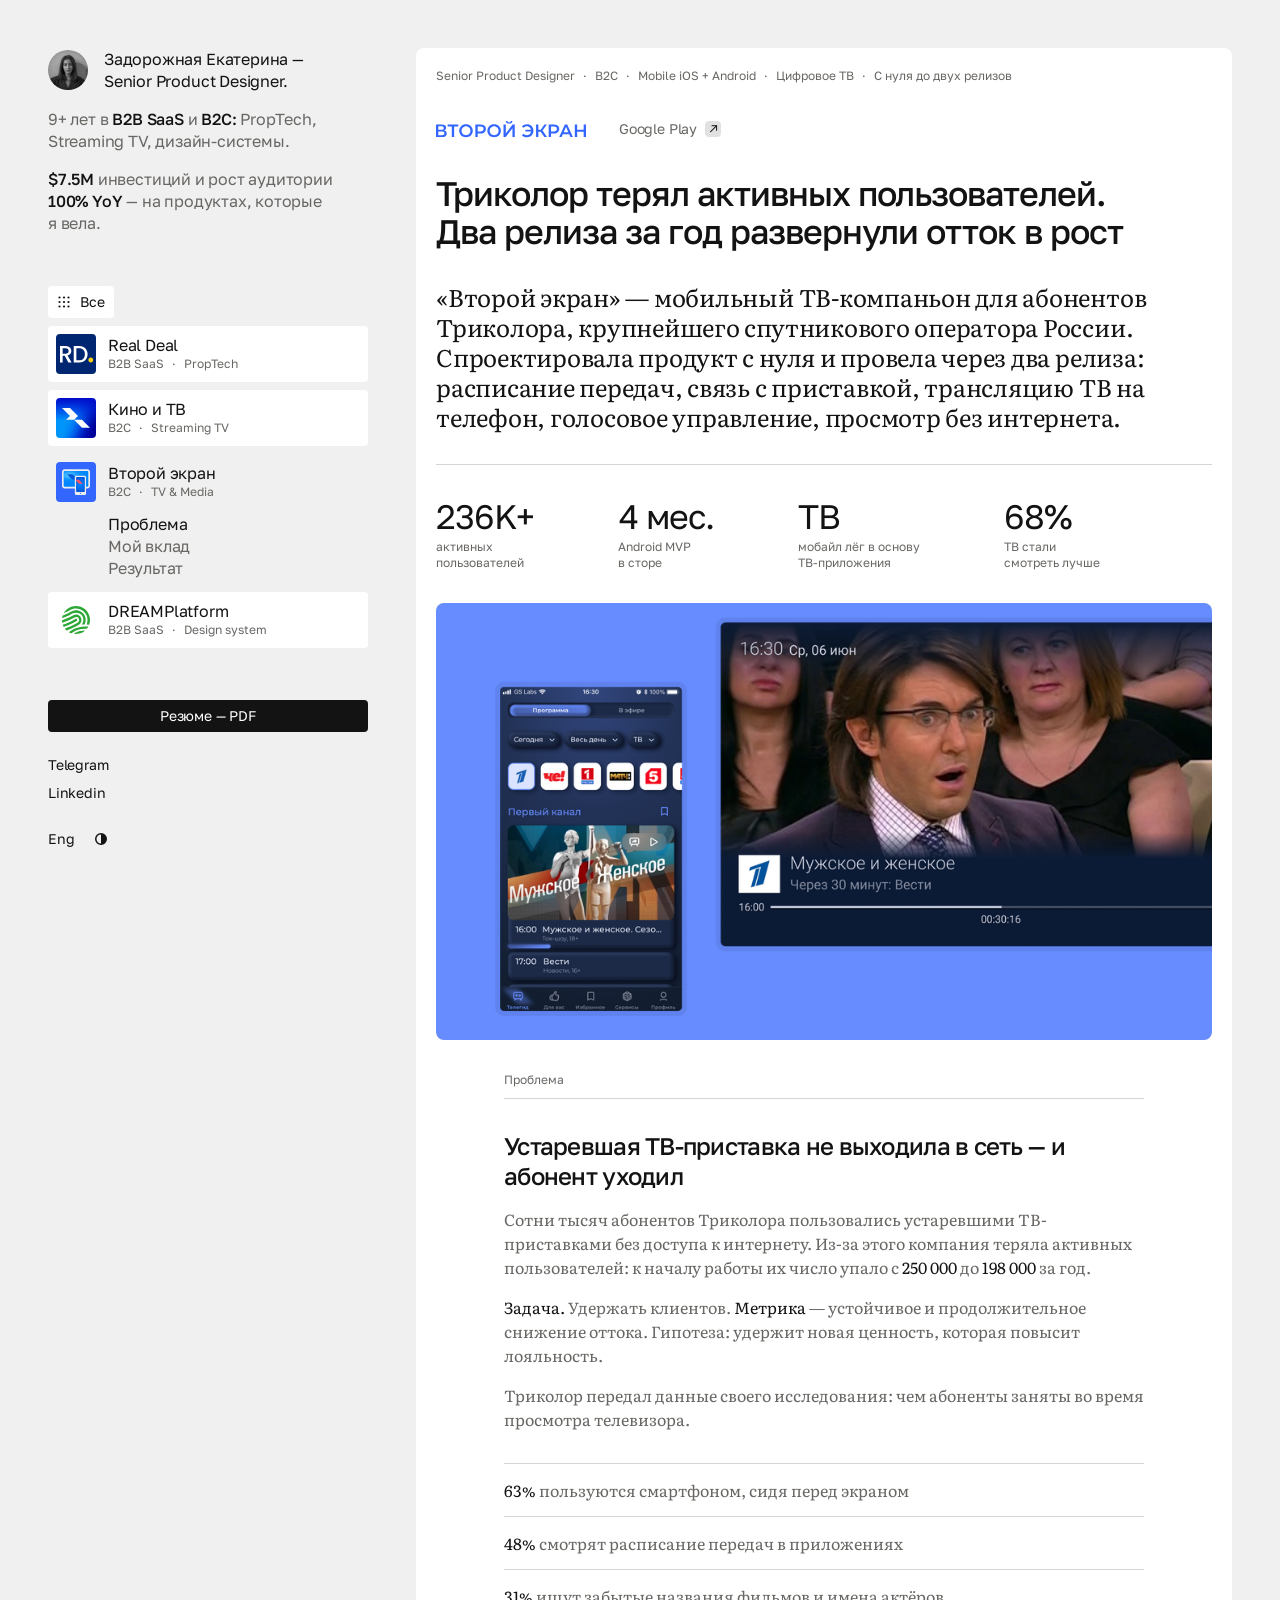
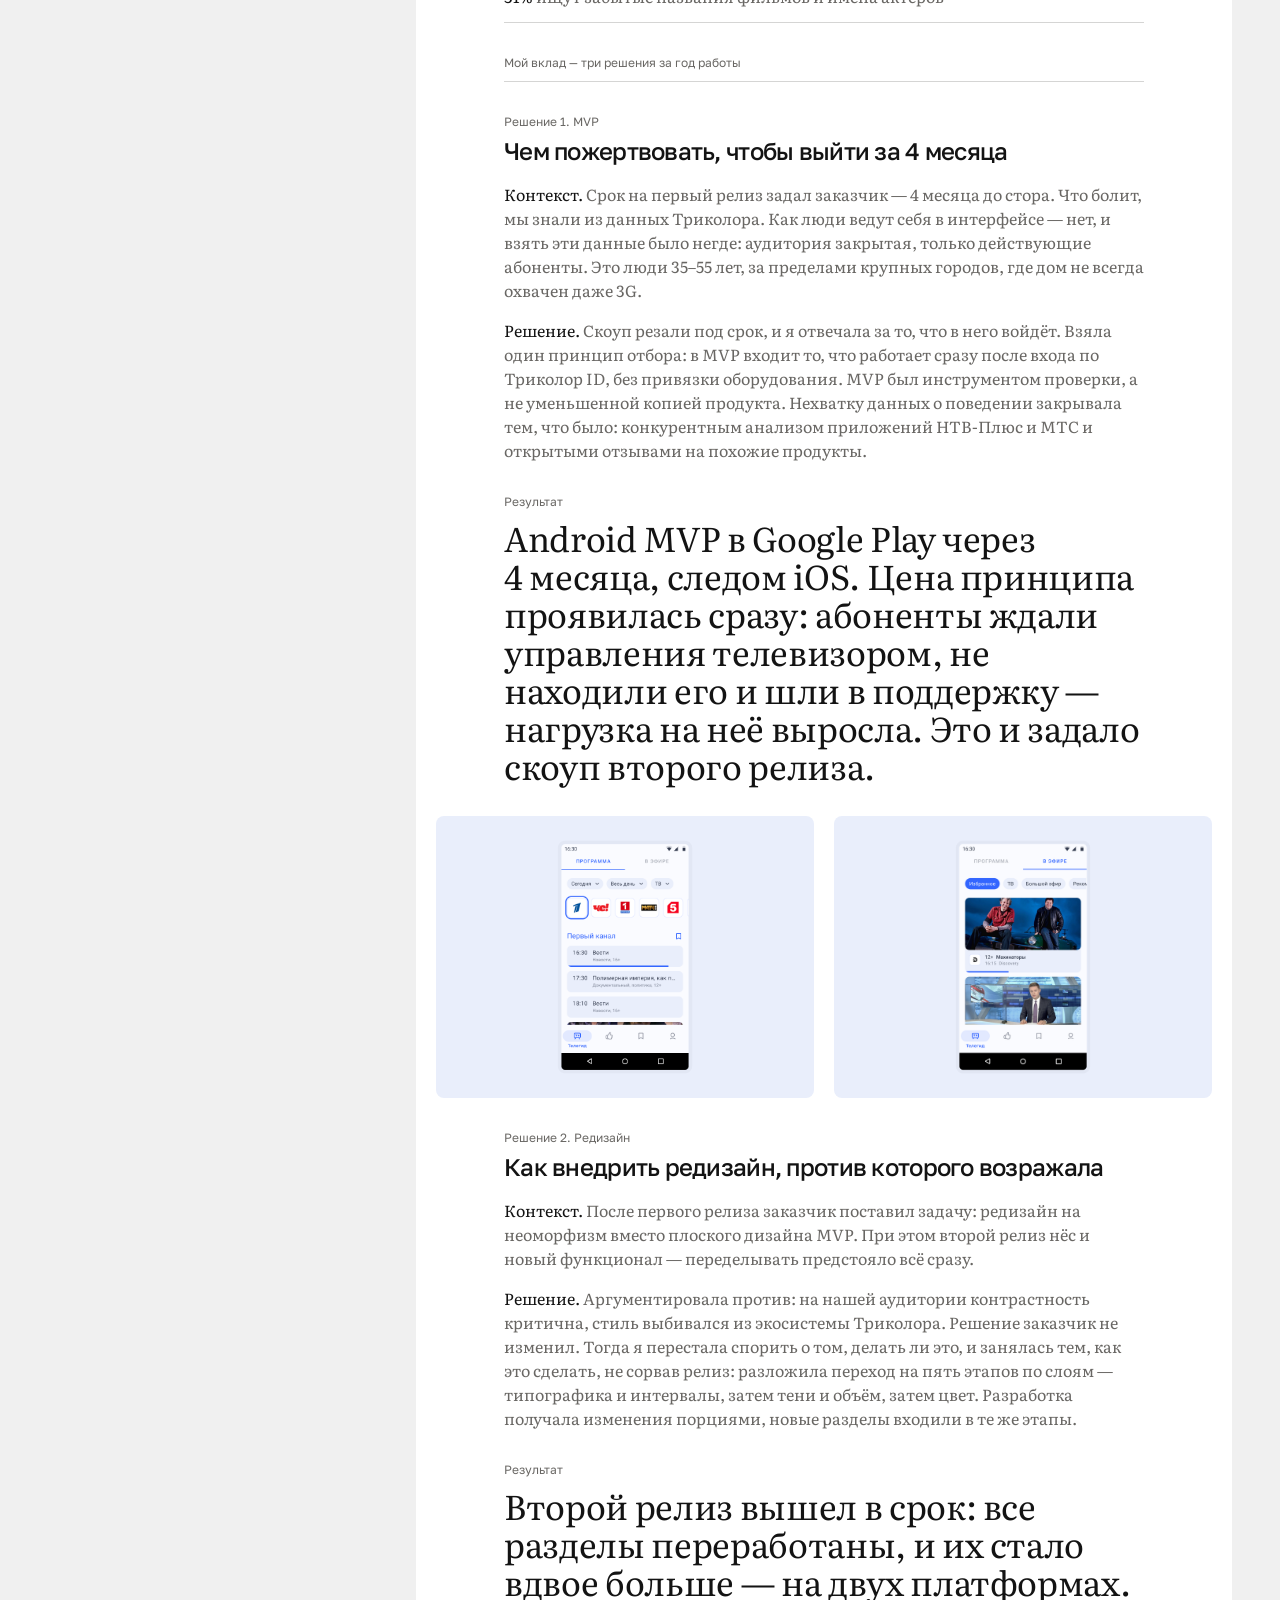
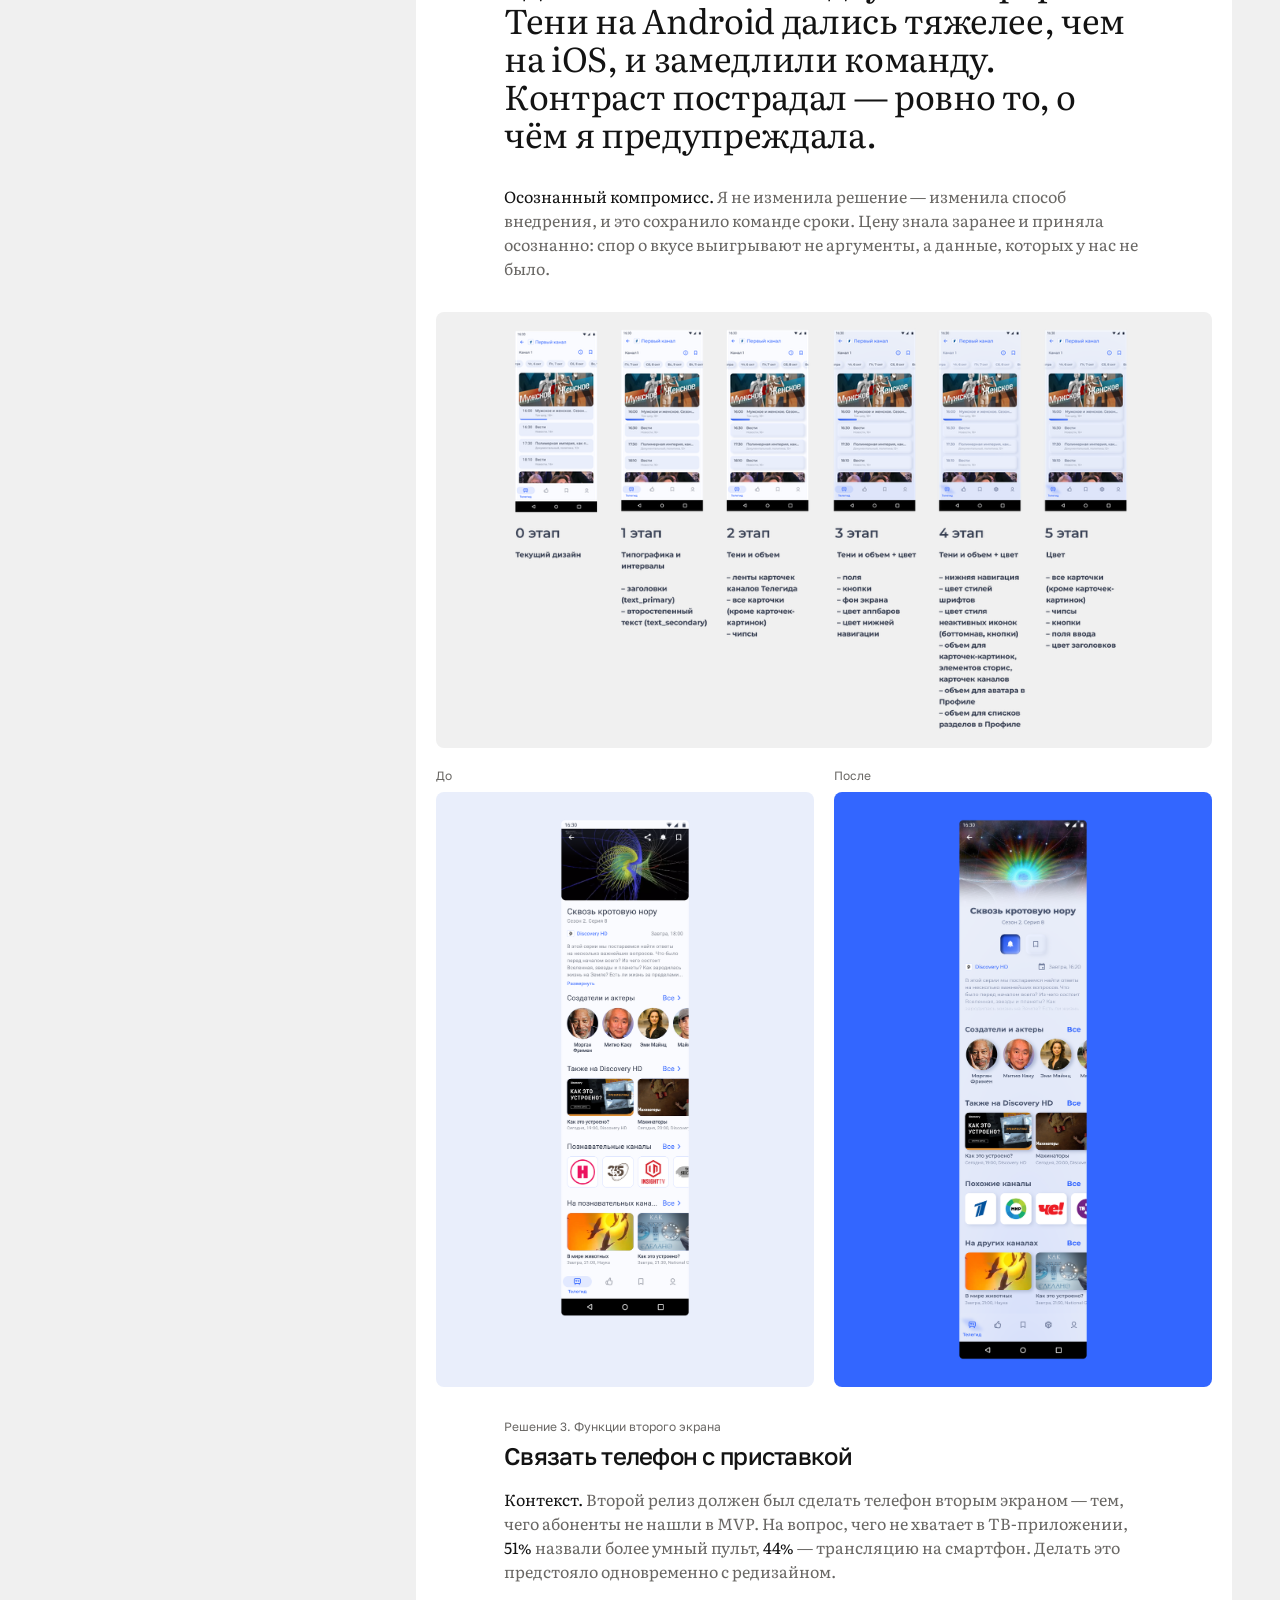
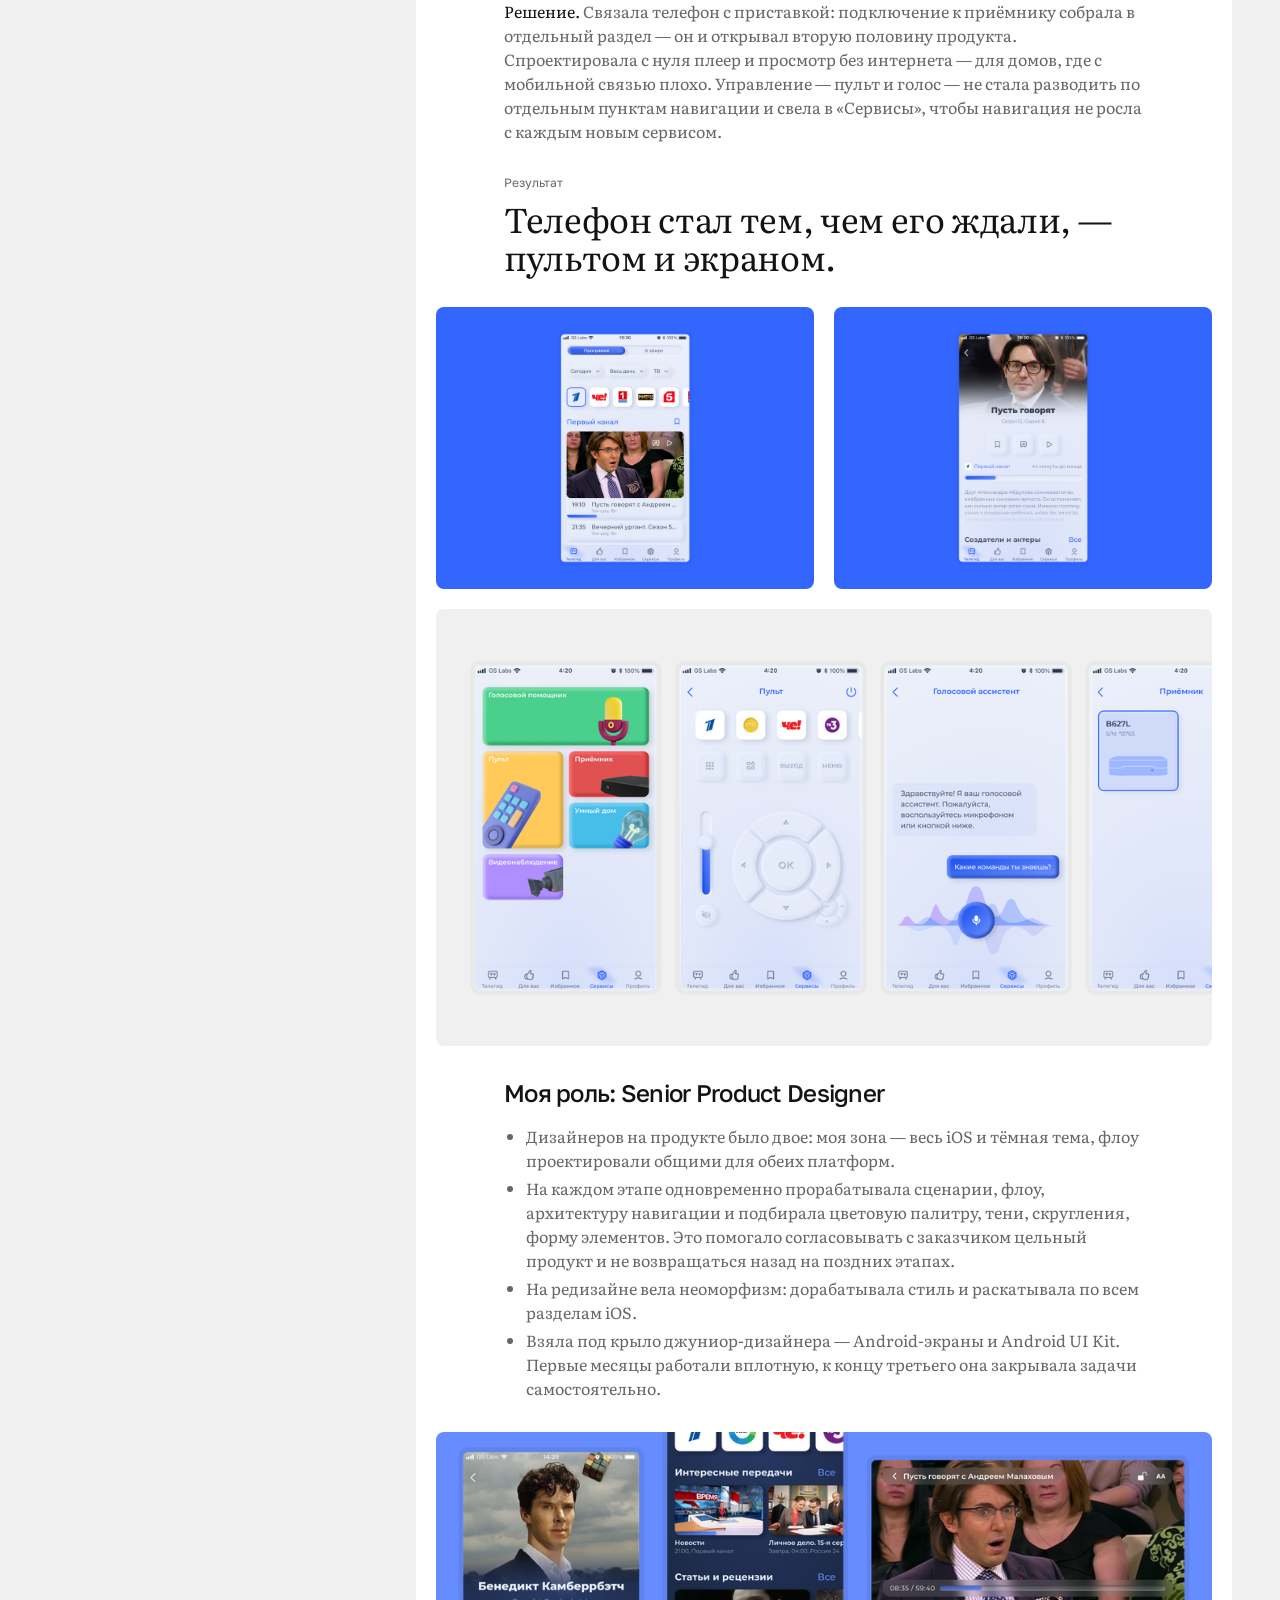
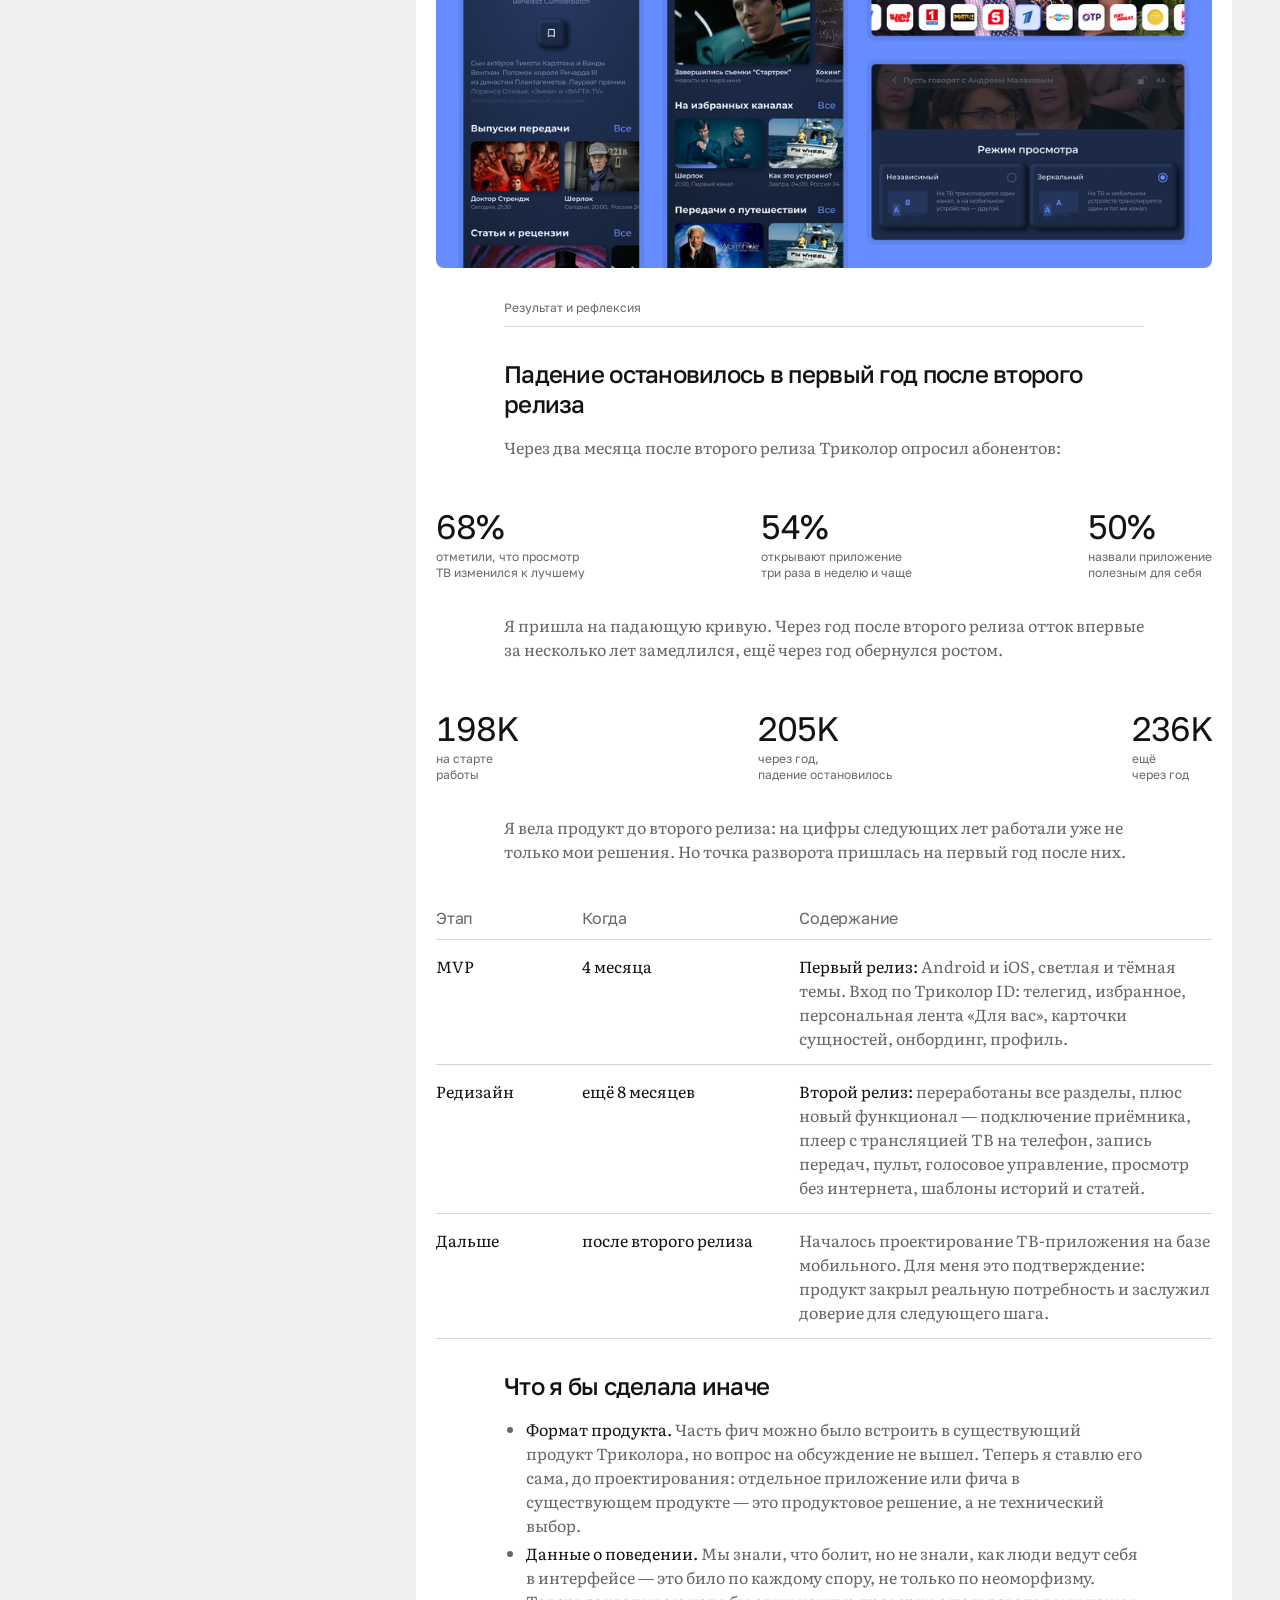
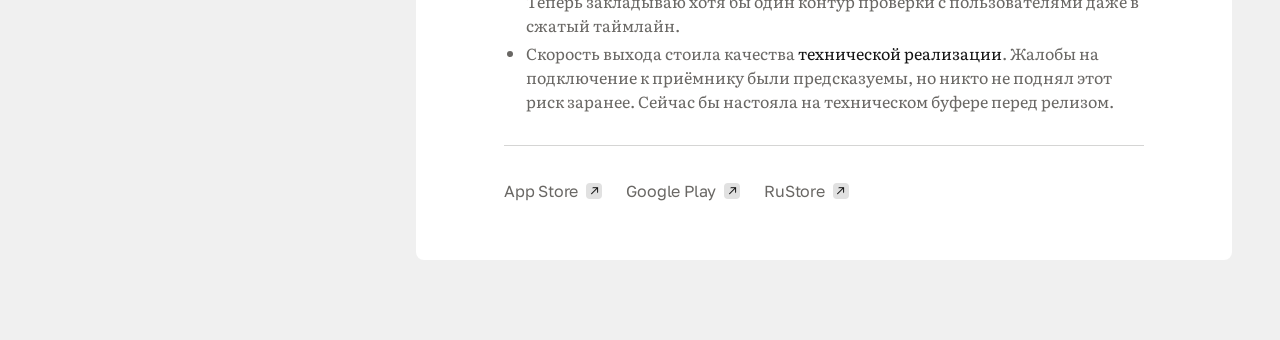
<file: second-screen.html>
<!doctype html>
<html lang="ru">
<head>
<meta charset="utf-8">
<meta name="viewport" content="width=device-width, initial-scale=1">

<!-- <<HEAD>> -->
<title>Второй экран — Екатерина Задорожная</title>
<meta name="description" content="Кейс «Второй экран» для Триколора: MVP за 4 месяца, два релиза за год, разворот оттока с 198K до 236K активных пользователей.">
<link rel="canonical" href="https://codedesign.ru/second-screen">
<link rel="alternate" hreflang="ru" href="https://codedesign.ru/second-screen">
<link rel="alternate" hreflang="en" href="https://codedesign.ru/en/second-screen">
<link rel="alternate" hreflang="x-default" href="https://codedesign.ru/second-screen">

<meta property="og:type"         content="article">
<meta property="og:url"          content="https://codedesign.ru/second-screen">
<meta property="og:title"        content="Триколор терял активных пользователей. Два релиза за год развернули отток в рост">
<meta property="og:description"  content="Кейс «Второй экран». Senior Product Designer: MVP на двух платформах, связь телефона с приставкой, 198K → 236K активных пользователей.">
<meta property="og:image"        content="https://codedesign.ru/og/og_ss.png">
<meta property="og:image:width"  content="1200">
<meta property="og:image:height" content="630">
<meta property="og:locale"       content="ru_RU">
<meta name="twitter:card"        content="summary_large_image">

<link rel="icon" href="/favicon.ico?v=3" sizes="any">
<link rel="apple-touch-icon" href="/apple-touch-icon.png?v=3">

<link rel="preconnect" href="https://fonts.googleapis.com">
<link rel="preconnect" href="https://fonts.gstatic.com" crossorigin>
<link rel="stylesheet" href="https://fonts.googleapis.com/css2?family=Golos+Text:wght@400;500&family=Literata:opsz,wght@7..72,400&display=swap">

<script>
(function(){try{var t=localStorage.getItem('theme');
if(t==='dark'||t==='light')document.documentElement.setAttribute('data-theme',t);}catch(e){}})();
</script>
<!-- <</HEAD>> -->


<style>
/* ═══════════════════════════════════════════════════════════════
   КЕЙС «ВТОРОЙ ЭКРАН»

   Каркас, типографика и ритм листа — общие для внутренних страниц:
   BASE (колонка, токены) и CASE (лист кейса) вклеивает build.py.
   Здесь только то, чего нет у соседних кейсов: два ряда итоговых
   метрик, справка по опросу, пара «До / После» разной высоты. Текст — по
   «второй-экран-контент.md», кадры — img/ss/ и img/home/ss_cover.
   ═══════════════════════════════════════════════════════════════ */

/* <<BASE>> */
/* ═══════════════════════════════════════════════════════════════
   ОБЩАЯ ОСНОВА ДВУХ СТРАНИЦ
   Вклеивается в index.html и realdeal.html скриптом build.py.
   Править её внутри самих страниц нельзя — перезапишется.

   Раскладка — с макетов 2026-10-12: колонка слева, белый лист справа
   (лента на главной, текст на странице кейса). Правки совета внесены
   поверх, каждая помечена в комментарии. Здесь только то, чем пользуются
   обе страницы; правила одной страницы лежат в её <style>.
   ═══════════════════════════════════════════════════════════════ */

:root{
  color-scheme: light;

  /* ИМЕНА: группа = свойство, которое токен задаёт;
     имя = значение (у примитивов) или роль (у семантики).
     Совпадают с переменными в Figma один в один — сверка макета
     с вёрсткой идёт по одному словарю. Подробно: спека-цвет.md. */

  /* ШКАЛА НЕЙТРАЛЬНЫХ, названа по воспринимаемой светлоте L*.
     Шкала расширяется вставкой без переименования соседей.
     neutral-6 и neutral-90 работают в обеих темах, меняясь ролями.
     Тёплая нота R ≥ G ≥ B на 8, 12, 22, 44, 63, 85;
     чистый серый на 6, 18, 78, 90, 95, 100. */

  /* примитивы светлой темы */
  --neutral-6:   #131313;   /* L*  5.9  текст, заливка кнопки          */
  --neutral-18:  #2C2C2C;   /* L* 18.0  кнопка в наведении             */
  --neutral-44:  #696764;   /* L* 43.7  вторичный и проза              */
  --neutral-85:  #D5D5D4;   /* L* 85.2  линейка                        */
  --neutral-90:  #E1E1E1;   /* L* 89.5  светлая: заглушка; тёмная: текст и светлая заливка */
  --neutral-95:  #F0F0F0;   /* L* 94.8  фон                            */
  --neutral-100: #FFFFFF;   /* L*100.0  лист, текст на кнопке          */

  /* примитивы тёмной темы (спека-цвет.md, 2026-10-21) */
  --neutral-8:   #1A1818;   /* L*  8.5  фон страницы                   */
  --neutral-12:  #20201E;   /* L* 12.2  подложка кадра                 */
  --neutral-22:  #343433;   /* L* 21.7  линейка                        */
  --neutral-63:  #999795;   /* L* 62.6  вторичный и проза              */
  --neutral-78:  #C0C0C0;   /* L* 77.7  заливка в наведении            */

  /* ЦВЕТА ПРОДУКТОВ — правка совета №4.
     Было: тёмно-синий, почти чёрно-синий, зелёный, голубой —
     три оттенка одного цвета из четырёх. При размытии
     различался только зелёный, то есть система работала
     на одном элементе из четырёх.

     Стало: четыре разных семейства, разведённые и по тону,
     и по светлоте — чтобы набор читался и в оттенках серого,
     и при дальтонизме, где цвет один не справляется.
     Светлота специально разная: 31 / 44 / 52 / 58.

     Одинаковы в обеих темах: это временные плашки под настоящие
     логотипы, которые от темы не зависят. В семантический слой
     не заводить — иначе их потянет развести по режимам. */
  --brand-realdeal:      #2F5AD9;   /* RealDeal      — синий,     L44 */
  --brand-kino-i-tv:     #B0308C;   /* Кино и ТВ     — маджента,  L52 */
  --brand-design-system: #14532D;   /* DREAMPlatform — зелёный,   L31 */
  --brand-second-screen: #DE5B1C;   /* Второй экран  — оранжевый, L58 */

  /* ПОЛЕ КАДРА С КАЛЬКУЛЯТОРОМ на главной — ТЗ вставки макетов, 2026-10-10:
     Accent/Info #1268EC на 15% поверх белого. Файл макета приходит
     с прозрачным полем, цвет даёт плашка. Один потребитель
     (.frame--field), от темы не зависит; в семантику не заводить. */
  --brand-realdeal-field: #DBE8FC;
  /* Сплошная подложка кадра с графиками на странице кейса — макет
     2026-10-10: Accent/Info #1268EC. Один потребитель (.shot__frame--accent). */
  --brand-realdeal-accent: #1268EC;
  /* Подложка кадров 16:9 на странице «Кино и ТВ» — тёмно-синий #0C2653,
     тон самого интерфейса ТВ-приложения (запрос автора 2026-10-12): поля
     вокруг кадров и шторок сливаются с экраном. Два потребителя
     (.shot__frame--navy, .cmpx), от темы не зависит; в семантику не заводить. */
  --brand-kino-i-tv-field: #0C2653;
  /* Подложка кадра «ленты» (kino_hero_lines) в карточке на главной — тот же
     синий, но темнее: #0C1B35 (запрос автора 2026-10-12). Один потребитель
     (.frame--navy-dark). */
  --brand-kino-i-tv-field-dark: #0C1B35;
  /* Подложка кадров DREAMPlatform — зелёный #57B035, акцентный цвет самой
     системы (запрос автора 2026-10-15). Сплошной: кадры главной
     (.frame--green) и DREPLUS на странице кейса (.shot__frame--green). От темы не зависит; в семантику
     не заводить. */
  --brand-design-system-field: #57B035;
  /* Подложки кадров «Второго экрана» (запрос автора 2026-10-20), сплошные,
     от темы не зависят; в семантику не заводить:
       -field      #668CFF — обложки (кейс и два кадра главной) и кадр тёмной темы;
       -field-soft #E9EEFB — светлые Android-экраны: MVP и «до» редизайна;
       -field-deep #3366FF — «после» редизайна и два кадра iOS-телегида. */
  --brand-second-screen-field: #668CFF;
  --brand-second-screen-field-soft: #E9EEFB;
  --brand-second-screen-field-deep: #3366FF;

  /* СЕМАНТИКА — десять ролей. Компонент обращается только к ним:
     примитив или литерал в правиле компонента не переключается темой.
     --text-primary и --bg-inverse сегодня совпадают по значению,
     но это два независимых решения: цвет текста и заливка кнопки.
     Наведение сдвигает заливку к середине шкалы: кнопка на 12
     пунктов L*, карточка на 2. */
  --text-primary:      var(--neutral-6);    /* заголовки, числа, активный якорь, выделение в прозе */
  --text-secondary:    var(--neutral-44);   /* проза, подписи, метастроки, шапки таблиц */
  --text-inverse:      var(--neutral-100);  /* текст на заливке --bg-inverse */
  --bg-page:           var(--neutral-95);   /* фон страницы */
  --bg-surface:        var(--neutral-100);  /* лист кейса, карточки кейсов в колонке */
  --bg-inverse:        var(--neutral-6);    /* заливка кнопки резюме */
  --bg-inverse-hover:  var(--neutral-18);   /* кнопка резюме при наведении */
  --bg-placeholder:    var(--neutral-90);   /* место под макет, аватар, чипы схемы пути */
  --border-default:    var(--neutral-85);   /* разделители, строки таблиц, рамка ленты */
  --shot-plate:        var(--neutral-95);   /* подложка кадра на странице кейса: в светлой совпадает с фоном, в тёмной нет */

  --sans: 'Golos Text', system-ui, -apple-system, 'Segoe UI', Roboto, sans-serif;
  --serif: 'Literata', Georgia, 'Times New Roman', serif;

  /* СКРУГЛЕНИЯ — четыре токена, все кратны четырём.
     Было восемь литералов (1, 3, 4, 6, 7, 8, 10, 50%): 3 против 4 —
     одно фокус-кольцо, 6 против 7 — соседние элементы с разницей
     в пиксель. Следы правок, а не решения.
     999px, а не 50%: на квадрате даёт круг, на узкой полосе —
     скруглённые торцы, и его можно хранить числом в Figma. */
  --radius-4:    4px;     /* марка 12×12, кольца :focus-visible */
  --radius-8:    8px;     /* кнопка, чип, skip-link, лист, кадры, врезка */
  --radius-full: 999px;   /* аватар, торцы рельса активного якоря */

  --width-cover: 760px;   /* полоса: обложка, метрики, макеты во всю ширину */
  /* Колонка прозы считается от знаков, а не от пикселей.
     Цель — 68–72 знака в строке. При Literata 16 это 570.
     (При Golos 16 то же правило давало 640 — поэтому при смене
     гарнитуры число пересчитывается, а не переносится.) */
  --width-prose: 640px;   /* было 570; макет кейса 2026-10-10 */
  --width-wide:  860px;   /* таблица и схема пути — по центру листа */
  --width-rail:  clamp(248px, 25vw, 360px);   /* левая колонка; резиновая (ТЗ адаптив 2026-10-10), 360 с 1440 */

  /* РИТМ СТРАНИЦЫ — четыре ступени, все кратны 16. Шкала закрыта.
     Внутренние поля компонентов ей не подчиняются и токенов
     не получают: токен с одним потребителем бесполезен. */
  --space-16: 16px;    /* 1×   между любыми соседними блоками */
  --space-24: 24px;    /* 1.5× после выноса и цитаты */
  --space-32: 32px;    /* 2×   до и после линейки между кейсами в ленте (2026-10-10) */
  --space-48: 48px;    /* 3×   внутри обложки и после лида */
  --space-64: 64px;    /* 4×   между разделами и между кейсами */

  /* ПОЛЯ СТРАНИЦЫ — плавные, а не ступенчатые.
     Модель снята с rafaelcespedes.com: там ширина контейнера —
     фиксированное число (800px), а всё, что вокруг, выведено
     из него через clamp(мин, доля, макс). Скачок поля с 30 на 16
     на пороге заметен глазом; clamp убирает сам скачок. */
  --page-gutter: clamp(16px, 3.75vw, 60px);   /* 60 с 1600 и шире (макет главной 2026-10-10) */
}

/* ═══ ТЁМНАЯ ТЕМА (включена 2026-10-21, спека-цвет.md) ═══
   Подобрана под светлую по отношениям, а не выведена зеркально: лист
   темнее фона (утоплен), текст на листе 14.21 вместо 18.58, проза
   6.38 вместо 5.64, шаг лист↔фон 1.05. Светлая — по умолчанию;
   системная настройка не учитывается (решение автора 2026-10-21), тёмная
   включается только кнопкой и запоминается. Скрипт
   переключателя — в parts/head.html (выбор до отрисовки) и в
   parts/rail_foot.html (кнопка). */
:root[data-theme="dark"]{
  --text-primary:      var(--neutral-90);
  --text-secondary:    var(--neutral-63);
  --text-inverse:      var(--neutral-6);
  --border-default:    var(--neutral-22);
  --bg-page:           var(--neutral-8);
  --bg-surface:        var(--neutral-6);
  --bg-placeholder:    var(--neutral-18);
  --bg-inverse:        var(--neutral-90);
  --bg-inverse-hover:  var(--neutral-78);
  --shot-plate:        var(--neutral-95);   /* решение автора 2026-10-21: как в светлой (#F0F0F0); в спеке neutral-12 */
  color-scheme: dark;
}
/* ВОРДМАРКИ В ТЁМНОЙ ТЕМЕ (2026-10-21): у RealDeal, Триколора и DREAMPlatform рядом
   со светлым файлом лежит белый *-dark.svg (RealDeal и DREAMPlatform — тёмные части
   белые, цветные остаются; Триколор — целиком белый). Переключает кнопка темы.
   Второй экран синий и остаётся как есть. */
.logo-dark{ display: none !important; }
:root[data-theme="dark"] .logo-light{ display: none !important; }
:root[data-theme="dark"] .logo-dark{ display: block !important; }
*{ box-sizing: border-box; }

body{
  margin: 0;
  background: var(--bg-page);
  color: var(--text-primary);
  font-family: var(--sans);
  font-size: 14px;
  line-height: 20px;   /* интерфейсная ступень; проза и заголовки задают свой */
  /* ТРЕКИНГА НА BODY НЕТ НАМЕРЕННО. -.012em здесь вычислялся от 14px
     в −0.168px и наследовался абсолютным числом: 18 элементов на 12px
     получали −1.4% там, где по правилу ноль. Трекинг задаётся
     на каждом элементе своим стилем, по наследству не приходит. */
  -webkit-font-smoothing: antialiased;
}

.app{
  /* Макет 2026-10-12 при 1600: поля 60, колонка 360, зазор 60, лист
     начинается с x=480. Зазор и верхнее поле плавные, как и поля
     страницы. */
  max-width: 1680px; margin: 0 auto;
  padding: max(24px, var(--page-gutter)) var(--page-gutter) 80px;
  display: grid; grid-template-columns: var(--width-rail) minmax(0,1fr);
  gap: 0 clamp(24px, 3.75vw, 60px);
  align-items: start;
}

.skip{
  position: absolute; left: -9999px; top: 0;
  background: var(--bg-inverse); color: var(--text-inverse);
  font-size: 14px; line-height: 16px; letter-spacing: -.012em;
  padding: 10px 16px; border-radius: var(--radius-8); z-index: 9; text-decoration: none;
}
.skip:focus{ left: 12px; top: 12px; }

/* ═══════════════════ ЛЕВАЯ КОЛОНКА ═══════════════════
   Порядок один на обеих страницах (макеты 2026-10-12):
     кто я  →  список кейсов (по центру)  →  резюме и контакты.
   Колонка липкая, занимает высоту экрана за вычетом полей; резюме
   и контакты прижаты к нижнему полю. Если контент выше экрана —
   прокрутка внутри колонки (см. сжатие по высоте в конце файла). */
.rail{
  position: sticky; top: max(24px, var(--page-gutter));
  height: calc(100vh - 2 * max(24px, var(--page-gutter)));
  height: calc(100dvh - 2 * max(24px, var(--page-gutter)));   /* 100vh на мобильных — не высота экрана */
  overflow-y: auto;
  display: flex; flex-direction: column; gap: 24px;
  padding: 0;   /* макеты 2026-10-12: аватар на верхнем поле страницы, контакты на нижнем */
  scrollbar-width: thin;
}

/* ── кто я ── */
/* Макеты 2026-10-12: на обеих страницах колонка одинакова — аватар слева,
   имя и роль справа 16/22 (вес 400), ниже серой строкой сфера и строка
   про инвестиции. Прежний вариант главной (аватар над именем 24/30) заменён. */
.me{
  display: grid; grid-template-columns: 40px minmax(0,1fr); gap: 0 16px;
  align-items: center; max-width: 320px;   /* ширина текста колонки по макету */
}
.me__ava{
  width: 40px; height: 40px; border-radius: var(--radius-full);
  background: var(--bg-placeholder); overflow: hidden;
  display: block;
}
.me__ava img{ width: 40px; height: 40px; display: block; object-fit: cover; }
.me__who{
  font-size: 16px; line-height: 22px; font-weight: 400; letter-spacing: -.012em;
  color: var(--text-primary); margin: 0;
}
.me__who a{ color: inherit; text-decoration: none; display: inline-block; transition: color .18s ease-out; }
/* наведение — цвет, без подчёркивания (2026-10-10) */
.me__who a:hover{ color: var(--text-secondary); }
/* Сфера и строка про инвестиции — 16/22, серым; акценты «B2B SaaS», «B2C:»,
   «$7.5M», «100% YoY» — вес 500 и чернила (правка 2026-10-10). */
.me__span, .me__sum{
  grid-column: 1 / -1; margin: 16px 0 0;
  font-size: 16px; line-height: 22px; font-weight: 400; letter-spacing: -.012em;
  color: var(--text-secondary);
}
.me__span b, .me__sum b{ font-weight: 500; color: var(--text-primary); }

/* ── действие (резюме) ──
   Правка совета №3 отменена, и вот почему.
   Совет исходил из холодного трафика: человек пришёл из поиска,
   у него нет твоих контактов, поэтому чёрное пятно обязано вести
   в переписку. Но портфолио уходит вместе с откликом — адресат
   уже может ответить одним нажатием в своей почте. Ему нужно
   не «написать», а быстро забрать резюме. Кнопка «Написать»
   при этом дублировала Telegram и LinkedIn внизу колонки.
   Поэтому чёрное пятно снова на резюме, а контакты внизу
   остаются единственным местом, где живут адреса. */
.act{ display: flex; flex-wrap: wrap; gap: 8px; max-width: 320px; }   /* ширина колонки текста, как у .me и списка кейсов */
/* кнопка стоит внизу колонки над контактами (макет 2026-10-12) */
.act a{
  display: inline-flex; align-items: center; gap: 6px;   /* зазор знака и слова — 6 везде */
  font-size: 14px; font-weight: 400; letter-spacing: -.012em; line-height: 16px;
  /* макет: высота 32 (8+16+8), радиус 4, поля по бокам 12, без значка */
  text-decoration: none; border-radius: var(--radius-4); padding: 8px 12px; min-height: 32px;
  transition: background .18s ease-out;
}
.act__cv{ background: var(--bg-inverse); color: var(--text-inverse); flex: 1 1 100%; justify-content: center; }   /* на всю ширину колонки, как интро */
.act__cv:hover{ background: var(--bg-inverse-hover); }
.act a:focus-visible{ outline: 2px solid var(--text-primary); outline-offset: 3px; }

/* ── низ: контакты ──
   Строки «Открыта к предложениям» нет: портфолио уходит вместе
   с откликом, и адресату это уже известно. Статус нужен сайту,
   который ищут сами; этот — приносят. */
/* Низ колонки (макеты 2026-10-12): кнопка резюме и контакты одной группой,
   прижатой к нижнему полю; список кейсов между «кто я» и этой группой
   стоит по центру (.rail .tree). */
.rail__foot{ display: grid; gap: 20px; }
/* ПЕРЕКЛЮЧАТЕЛЬ ТЕМЫ — внизу колонки под контактами (спека-цвет.md §6).
   Круг, залитый наполовину; в тёмной теме повёрнут на 180°. */
.prefs__theme{
  display: inline-flex; gap: 6px; align-items: center; width: fit-content; min-height: 26px; min-width: 26px;   /* без подписи цель касания не меньше 26×26 */
  padding: 0; border: 0; background: none; cursor: pointer; font: inherit;
  font-size: 14px; line-height: 16px; letter-spacing: -.012em;
  color: var(--text-primary); transition: color .18s ease-out;   /* как ссылки контактов: чернила, на наведение — приглушённый */
}
.prefs__theme:hover{ color: var(--text-secondary); }
.prefs__theme:focus-visible{ outline: 2px solid var(--text-primary); outline-offset: 3px; border-radius: var(--radius-4); }
.prefs__theme svg{ width: 12px; height: 12px; flex: none; transition: transform .18s ease-out; }
:root[data-theme="dark"] .prefs__theme svg{ transform: rotate(180deg); }
/* ЯЗЫК — «Eng» / «Рус» слева от темы, одной группой (.prefs). Ссылка на ту же страницу
   другой версии (/en/…). Начертание как у ссылок контактов. */
.prefs{ display: flex; align-items: center; gap: 20px; }
.prefs__lang{
  display: inline-flex; align-items: center; min-height: 26px;
  font-size: 14px; line-height: 16px; letter-spacing: -.012em;
  color: var(--text-primary); text-decoration: none; transition: color .18s ease-out;
}
.prefs__lang:hover{ color: var(--text-secondary); }
.prefs__lang:focus-visible{ outline: 2px solid var(--text-primary); outline-offset: 3px; border-radius: var(--radius-4); }
.hire{ display: grid; gap: 8px; }
.hire__links{ display: grid; gap: 2px; }
.hire__links a{
  font-size: 14px; line-height: 16px; letter-spacing: -.012em;   /* 14/16 (стиль «Link») по просьбе автора 2026-10-20; 2026-10-11 было 16/22 */
  color: var(--text-primary); text-decoration: none;
  display: inline-flex; gap: 6px; align-items: center; width: fit-content;
  min-height: 26px;
}
.hire__links a{ transition: color .18s ease-out; }
/* наведение — цвет, без подчёркивания (2026-10-11): чернила → приглушённый тон */
.hire__links a:hover{ color: var(--text-secondary); }
.hire__links a:focus-visible{ outline: 2px solid var(--text-primary); outline-offset: 3px; border-radius: var(--radius-4); }

/* перенос строки только на телефоне: переносы интро — как на макете iPhone 17 */
.br-m{ display: none; }

/* неразрывное сочетание в заголовках: «онлайн-сделок» не рвётся по дефису */
.nw{ white-space: nowrap; }
/* ЗНАК КЕЙСА В КОЛОНКЕ — квадрат из SVG (в колонке различить четыре кейса
   нужно до чтения, поэтому он крупный); цвет плашки остаётся запасным,
   пока файл не загрузился. Вордмарк на главной — `.mark` в index.html. */
.logo{
  width: 40px; height: 40px; border-radius: var(--radius-4); flex: none;   /* радиус 4 — макет 2026-10-10, было 12 */
  background: var(--brand, var(--bg-inverse)) var(--sign, none) center / cover no-repeat;
}

[data-brand="design-system"]{ --brand: var(--brand-design-system); --sign: url("/img/logo/DRM.svg"); }
[data-brand="realdeal"]{ --brand: var(--brand-realdeal); --sign: url("/img/logo/RD.svg"); }
[data-brand="kino-i-tv"]{ --brand: var(--brand-kino-i-tv); --sign: url("/img/logo/Cinema.svg"); }
[data-brand="second-screen"]{ --brand: var(--brand-second-screen); --sign: url("/img/logo/SS.svg"); }
[data-brand="smart-home"]{ --brand: var(--bg-placeholder); --sign: url("/img/logo/SH.svg"); }

/* ═══ СПИСОК КЕЙСОВ В КОЛОНКЕ (обе страницы) ═══
   ОДНО СОСТОЯНИЕ — ОДНА ПОДЛОЖКА (решение автора 2026-10-12).
   Карточки кейса и плашка «Все» в покое белые (--bg-surface). При наведении
   и у текущего пункта подложка — тон страницы (--bg-page, #F0F0F0): карточка
   «уходит» в фон. Цвет текста не меняется. Так «где я сейчас» и «куда
   нажму» читаются одним сигналом — подложкой, а не цветом строки. */
.tree{ display: grid; gap: 8px; }
/* «Все» — первый пункт списка (макеты 2026-10-12). Белая плашка; при наведении
   и на главной, где это текущая страница, — тон страницы. Как карточки кейсов. */
.all{
  display: inline-flex; align-items: center; gap: 10px; width: fit-content;
  min-height: 32px; padding: 0 9px 0 10px; border-radius: var(--radius-4);
  font-size: 14px; line-height: 16px; letter-spacing: -.012em;
  color: var(--text-primary); text-decoration: none;
  background: var(--bg-surface);
  transition: background .18s ease-out;
}
a.all:hover, .all[aria-current="page"]{ background: var(--bg-page); }
a.all:focus-visible{ outline: 2px solid var(--text-primary); outline-offset: 3px; }
.all svg{ width: 12px; height: 12px; flex: none; }

/* свёрнутые — карточки */
.row--flat{
  display: block; text-decoration: none;
  background: var(--bg-surface); border-radius: var(--radius-4); padding: 8px;   /* макет 2026-10-10: радиус 4, карточка 56 */
  transition: background .18s ease-out;
}
/* Четвёртый кейс «Умный дом» — в работе: та же карточка без ссылки,
   весь блок на 30% (макет 2026-10-10). Нажимать не на что. */
.row--soon{ opacity: .3; cursor: default; }
/* разделитель в строках «роль · сфера» — шире пробела, как на макете */
.sep{ margin: 0 5px; }

/* шапка строки: знак 40 слева, имя и сфера столбиком справа */
.row__id{
  display: grid; grid-template-columns: 40px minmax(0,1fr);
  align-items: center; gap: 12px;
}
.row__name{
  font-size: 16px; font-weight: 400; line-height: 18px;
  letter-spacing: -.012em; color: var(--text-primary);
}
.row--flat{ color: var(--text-primary); }
/* наведение на карточку — подложка в тон страницы (2026-10-12), текст не
   меняется. «В работе» не нажимается — подложка остаётся белой. */
.row--flat:hover{ background: var(--bg-page); }
.row--soon:hover{ background: var(--bg-surface); }
.row--flat:focus-visible{ outline: 2px solid var(--text-primary); outline-offset: 3px; }
.row em{
  display: block; font-style: normal; font-size: 12px; line-height: 16px;
  letter-spacing: 0; color: var(--text-secondary);
}

/* ═══ МЕТРИКИ — один компонент на обе страницы ═══ */
.metrics{
  display: flex; flex-wrap: wrap; gap: 16px 56px;
  margin: 0; padding: 0; list-style: none;
}
.metrics div{ display: grid; gap: 4px; min-width: 0; }
.metrics dt{
  font-size: 24px; font-weight: 400; line-height: 30px;
  letter-spacing: -.03em; color: var(--text-primary);
  font-variant-numeric: tabular-nums; white-space: nowrap;
}
.metrics dd{
  margin: 0; font-size: 12px; line-height: 16px; color: var(--text-secondary); letter-spacing: 0;
}

/* СПИСОК КЕЙСОВ — по центру между «кто я» и низом колонки, карточки до 320
   (на обеих страницах, макеты 2026-10-12). */
.rail .tree{ margin: auto -3px; padding: 3px; max-width: 326px; }
/* Интро и резюме с контактами не прячутся ни на какой высоте экрана:
   если колонка не помещается, прокручивается список кейсов между ними.
   Поля 3px — чтобы рамка фокуса карточек не обрезалась. */
@media (min-width: 801px){
  .rail .tree{ min-height: 0; overflow-y: auto; scrollbar-width: thin; }
}
/* «Умный дом» — карточка без ссылки; на невысоком экране она только отнимает
   место у настоящих кейсов и выглядит обрезанной, поэтому здесь её нет. */
@media (min-width: 801px) and (max-height: 940px){
  .rail .row--soon{ display: none; }
}

/* ПОРОГ СХЛОПЫВАНИЯ — 800 (ТЗ адаптив 2026-10-10; прежний 1140 заменён).
   Колонка резиновая, clamp(248, 25vw, 360), и отдаёт пиксели вместе
   с листом, поэтому сворачивать её раньше 800 незачем: ниже 800
   колонка оставляла бы листу меньше, чем он получает без неё.
   Четыре режима: 1141+ — колонка полная; 801–960 — сжатая;
   800 и ниже — шапка с меню, на главной под ней «кто я» с резюме. */
@media (min-width: 801px) and (max-width: 960px){
  :root{ --width-rail: clamp(200px, 22vw, 248px); }
  .app{ gap: 0 24px; }
  .rail .row__id em{ display: none; }   /* подзаголовки кейсов не влезают */
}
/* Колонка уже ~260 (до 1040): имя с ролью рядом с аватаром ломалось на 3–4 строки.
   Здесь аватар над именем, текст на всю ширину колонки. */
@media (min-width: 801px) and (max-width: 1040px){
  .me{ grid-template-columns: 1fr; }
  .me__ava{ margin-bottom: 16px; }
  .me__who{ grid-column: 1 / -1; }
}
@media (max-width: 800px){
  .app{ grid-template-columns: 1fr; gap: 24px; padding-top: 0; }
  /* Ниже 800 колонка сворачивается в «кто я» под липкой шапкой (.mbar):
     только на главной. На странице кейса её нет — имя и роль не повторяются
     над каждым кейсом, а кейсы, резюме и контакты лежат в меню (макеты
     iPhone 17, 2026-10-23). */
  .rail{ position: relative; top: auto; height: auto; max-height: none; overflow: visible;
         gap: 0; max-width: 760px; }
  .app--case .rail{ display: none; }
  .rail .tree, .rail .hire, .me__ava{ display: none; }   /* аватар живёт в шапке */
  /* ширина текста фиксирована (макет: 393 минус поля 16), переносы — по макету */
  .me{ grid-template-columns: 1fr; max-width: 361px; }
  .br-m{ display: inline; }
  .me__who{ grid-column: 1 / -1; }
  /* резюме слева, переключатель темы справа — одной строкой */
  .rail__foot{ display: flex; align-items: center; justify-content: space-between;
               gap: 16px; margin-top: 24px; }
  .rail__foot .act{ flex: none; max-width: none; }
  .rail__foot .act__cv{ flex: none; }
  /* переключатель темы — квадрат 32, как кнопки шапки */
  .prefs__theme{ width: 32px; height: 32px; min-width: 32px; min-height: 32px;
                 justify-content: center; border-radius: var(--radius-4);
                 background: var(--bg-placeholder); color: var(--text-primary); }
  .prefs__theme svg{ width: 14px; height: 14px; }
  /* язык — плашка той же высоты, слева от переключателя темы */
  .prefs{ gap: 8px; }
  .prefs__lang{ height: 32px; min-height: 32px; padding: 0 12px; justify-content: center;
                border-radius: var(--radius-4); background: var(--bg-placeholder); }
}

/* ШАПКА И МЕНЮ ТЕЛЕФОНА — 800 и ниже (макеты iPhone 17, 2026-10-23).
   Шапка липкая и всегда на экране: аватар слева, справа «CV» и меню.
   Меню — экран поверх страницы: кейсы карточками, резюме, контакты.
   В открытом меню в шапке остаётся одна кнопка (значок меняется). */
.mbar, .menu{ display: none; }
@media (max-width: 800px){
  .mbar{
    position: sticky; top: 0; z-index: 60; height: 72px;
    display: flex; align-items: center; justify-content: space-between;
    padding: 0 max(16px, var(--page-gutter)); background: var(--bg-page);
  }
  .mbar__ava{ display: block; width: 40px; height: 40px; border-radius: var(--radius-full);
              overflow: hidden; background: var(--bg-placeholder); }
  .mbar__ava img{ display: block; width: 40px; height: 40px; object-fit: cover; }
  .mbar__btns{ display: flex; gap: 8px; }
  .mbar__btn{
    box-sizing: border-box; width: 32px; height: 32px; padding: 0; border: 0;
    display: inline-flex; align-items: center; justify-content: center;
    border-radius: var(--radius-4); background: var(--bg-placeholder);
    color: var(--text-primary); font: inherit; font-size: 14px; line-height: 16px;
    letter-spacing: -.012em; text-decoration: none; cursor: pointer;
    transition: background .18s ease-out;
  }
  .mbar__btn:focus-visible{ outline: 2px solid var(--text-primary); outline-offset: 3px; }
  .mbar__btn svg{ width: 16px; height: 16px; }
  .mbar__menu .i-close{ display: none; }
  html.menu-open .mbar__menu .i-open{ display: none; }
  html.menu-open .mbar__menu .i-close{ display: block; }
  html.menu-open .mbar__ava, html.menu-open .mbar__cv{ visibility: hidden; }
  /* шапка 72, а кнопка меню кончается на 48: фон снимаем, чтобы первая карточка (отступ 62) не пряталась под ним */
  html.menu-open .mbar{ background: transparent; pointer-events: none; }
  html.menu-open .mbar__menu{ pointer-events: auto; }

  /* Меню — панель по высоте содержимого сверху, а не экран целиком:
     страница под ней видна, размыта и чуть осветлена. Нажатие мимо панели
     закрывает меню. */
  .menu{
    position: fixed; inset: 0; z-index: 59;
    background: color-mix(in srgb, var(--bg-page) 35%, transparent);
    backdrop-filter: blur(8px); -webkit-backdrop-filter: blur(8px);
  }
  .menu__panel{
    box-sizing: border-box; max-height: 100%; overflow-y: auto; overscroll-behavior: contain;
    display: flex; flex-direction: column;
    padding: 62px max(16px, var(--page-gutter)) 24px; background: var(--bg-page);
    border-radius: 0 0 var(--radius-8) var(--radius-8);
    box-shadow: 0 8px 24px rgba(0,0,0,.08);
  }
  html.menu-open{ overflow: hidden; }
  html.menu-open .menu{ display: block; animation: menu-in .18s ease-out; }
  @keyframes menu-in{ from{ opacity: 0; } to{ opacity: 1; } }
  .menu .tree{ gap: 8px; max-width: none; }
  .menu .logo{ width: 36px; height: 36px; }
  .menu .row__id{ grid-template-columns: 36px minmax(0,1fr); }
  /* текущий кейс — «в фоне страницы», как в колонке на десктопе */
  .menu .row--flat[aria-current="page"]{ background: transparent; }
  .menu__foot{ display: grid; gap: 24px; margin-top: 36px; }
  .menu .act{ max-width: none; }
  .menu .hire__links{ gap: 0; }
  .menu .hire__links a{ min-height: 32px; }
}
/* ТЕЛЕФОН — 480.
   Лист идёт во всю ширину экрана: поля страницы съедали 32px
   из 390, то есть десятую часть строки. Замер: с полями проза
   держит 38 знаков, без них — 44. Норма строки на телефоне
   35–45 знаков, и 38 — её нижний край.
   Приём снят с oimachi: на 390 у них боковое поле 7.2px. */
@media (max-width: 480px){
  .app{ padding-inline: 0; }
  /* поля страницы сняты ради ширины строки в листе — значит
     колонка обязана держать своё поле сама, иначе её карточки
     и контакты упираются в край экрана */
  .rail{ padding-inline: 16px; }
  /* метрики сеткой 2×2: три во flex-wrap ложились «две и одна» (ТЗ адаптив) */
  .metrics{ display: grid; grid-template-columns: repeat(2, minmax(0,1fr)); gap: 14px 20px; }
  .metrics dt{ white-space: normal; }   /* английские значения («#1 in the UAE») длиннее русских и в колонке 2×2 на 320 не помещались */
  /* Кегль метрики здесь не трогается: в ленте он изначально 24,
     а в кейсе спустился до 24 ещё на пороге 768. Правило, которое
     стояло на этом месте, ничего не меняло — осталось от прежней
     шкалы, где метрика была 28. */
}
/* КОЛОНКА ПО ВЫСОТЕ ЭКРАНА (2026-10-12). Макет рассчитан на экран ≈1084:
   «кто я» с интро, список кейсов (на странице кейса с якорями) и резюме
   с контактами занимают 680–760. Ниже колонка не помещается, и резюме
   с контактами уезжают за край — это главное действие, его не прячем.
   Поэтому сначала уходит строка про инвестиции, потом сфера; замер:
   главная помещается с 805, кейс — с 880 (со строкой сферы). */
/* порог по высоте — только с 801: ниже колонка уже не липкая */
@media (min-width: 801px) and (max-height: 720px){
  .rail{ gap: 18px; }   /* колонка плотнее: прокрутка внутри нужна реже */
  .rail__foot{ gap: 16px; }
  .row--flat{ padding-block: 4px; }   /* карточка 48 вместо 56 */
}
@media (prefers-reduced-motion: reduce){ *{ transition: none !important; animation: none !important; } }
/* <</BASE>> */

/* <<CASE>> */
/* ═══════════════════════════════════════════════════════════════
   ТОЛЬКО СТРАНИЦА КЕЙСА — якоря в колонке и зачёркнутые метрики
   Общее лежит в BASE.
   ═══════════════════════════════════════════════════════════════ */

/* ТЕКУЩИЙ КЕЙС В СПИСКЕ — карточка в тоне страницы (--bg-page), как при
   наведении на соседние, и с якорями разделов под именем (решение автора
   2026-10-12). Сверху 8: от плашки «Все» до знака 16; снизу 5 — до следующей
   карточки ≈ 20 от текста последнего якоря (макет 2026-10-12). */
.row--open{ padding: 8px 8px 5px; background: var(--bg-page); border-radius: var(--radius-4); }

/* ЯКОРИ ТЕКУЩЕГО КЕЙСА.
   ПРАВКА СОВЕТА №1: порядок 01 → 02 → 03 — как на странице. На макете
   2026-10-12 «Мой вклад» стоит первым; оставлен порядок страницы
   (решение автора). */
.toc{
  margin-top: 11px; padding-left: 52px;   /* 40 знак + 12 отбивка = по имени */
  display: grid; gap: 0;
}
.toc a{
  position: relative; min-height: 22px;   /* шаг 22 по макету 2026-10-12 */
  display: flex; align-items: center;
  font-size: 16px; line-height: 22px; letter-spacing: -.012em;
  color: var(--text-secondary); text-decoration: none;
  transition: color .18s ease-out;
}
/* область нажатия 26, а шаг строк 22: невидимое поле по 2 сверху и снизу */
.toc a::after{ content: ''; position: absolute; inset: -2px -8px; }
/* наведение — цвет, без подчёркивания (2026-10-11): серый якорь темнеет */
.toc a:hover{ color: var(--text-primary); }
/* активный якорь метится тоном, не весом: весов на сайте два, и 500 занят
   двумя заголовками. Рельса слева нет (макеты 2026-10-12): активный —
   чернила, остальные серые. */
.toc a[aria-current="true"]{ color: var(--text-primary); }
.toc a[aria-current="true"]:hover{ color: var(--text-secondary); }   /* активный — наоборот, как все чернильные ссылки */
.toc a:focus-visible{ outline: 2px solid var(--text-primary); outline-offset: 3px; border-radius: var(--radius-4); }

/* ПРАВКА СОВЕТА №1. На главной зачёркивание пропало, и метрика
   читалась как «60 18» — два числа без отношения между ними. */
.metrics s{ color: var(--text-secondary); text-decoration-thickness: 2px; margin-right: 10px; font-weight: 400; }
/* зачёркнутое число в текстовом слое читалось слитно:
   стрелка есть для скринридера и для копирования, но не видна */
.sr{
  position: absolute; width: 1px; height: 1px; padding: 0; margin: -1px;
  overflow: hidden; clip-path: inset(50%); white-space: nowrap; border: 0;
}

/* ═══ ПОВЕРХНОСТЬ КЕЙСА ═══ */
.paper{
  background: var(--bg-surface); border-radius: var(--radius-8);
  /* поля листа выведены из ширины экрана так же, как поля страницы */
  /* макет кейса 2026-10-10: поля листа 20 (было до 40), кадры во всю ширину */
  padding: 20px 20px 56px;
}

/* метастрока — самая верхняя строка листа */
.meta{
  margin: 0 0 var(--space-32); font-size: 12px; line-height: 16px;
  letter-spacing: 0; color: var(--text-secondary);
}

/* логотип продукта и выход к нему.
   ПРАВКА СОВЕТА №6: до этого в шапке стоял только текст «RealDeal»,
   и переход по цветному квадрату приводил на страницу без цвета. */
.top{
  display: flex; flex-wrap: wrap; align-items: center; gap: 8px 32px;
  margin: 0 0 var(--space-32);
}
/* вордмарк продукта вместо набранного имени (макет 2026-10-10) */
.top__logo{ display: block; height: 16px; width: auto; }
.top__link{
  font-size: 14px; line-height: 16px; letter-spacing: -.012em; color: var(--text-secondary); text-decoration: none;
  display: inline-flex; align-items: center; gap: 8px; min-height: 26px;
}
/* стрелка — в сером квадрате 16×16, как на макете */
.top__link i{
  font-style: normal; font-size: 12px; line-height: 16px; letter-spacing: 0;
  width: 16px; height: 16px; display: inline-grid; place-items: center;
  background: var(--bg-placeholder); border-radius: var(--radius-4); color: var(--text-primary);
}
.top__link{ transition: color .18s ease-out; }
/* наведение — цвет, без подчёркивания (2026-10-10) */
.top__link:hover{ color: var(--text-primary); }

h1.title{
  font-size: 34px; font-weight: 500; letter-spacing: -.03em; line-height: 38px;
  color: var(--text-primary); margin: 0 0 var(--space-32); max-width: 620px; text-wrap: balance;
}

/* ЛИД — АНТИКВА. Засечки в шапке ставятся сюда, а не в заголовок:
   заголовок обязан совпадать с заголовком того же кейса на главной,
   иначе один объект получает два лица. Лид в паре с ним свободен
   и по референсу именно он несёт первую засечку страницы.
   24 кегль, а не 30: он стоит под заголовком и не должен его перекричать. */
/* ═══ ВЫДЕЛЕНИЕ В ПРОЗЕ ═══
   ЧЕРНИЛА, а не цвет продукта. В своде записано: два тона текста и
   ни одного третьего — чернила для того, что должно выскочить,
   приглушённый для прозы. Синий был бы третьим тоном и сломал бы
   правило, которое держит всю страницу.

   У цвета продукта уже есть работа: он метит сам продукт — знак
   в колонке и подсветку активного якоря. Если тем же цветом метить
   ещё и результаты, один цвет получает два значения.

   Выделяется только РЕЗУЛЬТАТ — то, что изменилось благодаря решению.
   Не объём работы (11 интервью, 20+ презентаций, 25+ компонентов),
   не параметры системы (5 слоёв, 3D, 15 инвесторов) и не «было»
   (45–60 дней). Иначе выделение перестаёт что-либо значить.

   Жирного нет: вес держит структуру (заголовки, ключи), тон держит
   смысл. Подчёркивание остаётся признаком ссылки — поэтому выделение
   никогда не подчёркнуто. */
.hl{ color: var(--text-primary); }

.lede a{
  color: inherit; text-decoration: underline; text-decoration-thickness: 1px;
  text-underline-offset: 5px; text-decoration-color: var(--border-default);
}
.lede a:hover{ text-decoration-color: currentColor; }
.lede{
  font-family: var(--serif); font-size: 24px; font-weight: 400;
  line-height: 30px; letter-spacing: -.01em; color: var(--text-primary);
  margin: 0 0 var(--space-32); text-wrap: pretty;
}

.paper .metrics{
  margin: 0 0 var(--space-32); padding: var(--space-32) 0 0;
  border-top: 1px solid var(--border-default);
}
/* РАЗДЕЛЕНИЕ МЕТРИК ПО ТОМУ, НУЖЕН ЛИ ИМ КОНТЕКСТ.
   Наверху — то, что понятно без чтения: сумма раунда и «первая
   в стране». Внизу — то, что понятно только после кейса: срок,
   комиссии, физические шаги. «12+ → 0 шагов» в шапке занимала
   четверть самого дорогого места и ничего не сообщала.

   Срок повторяется намеренно: наверху сжат до «×3», внизу
   развёрнут в «45–60 → 12–18». Наверху обещание, внизу откуда оно.
   ×3 защищается при любой паре: 45→12 это ×3,75, 60→18 это ×3,33.

   Три колонки по 240, а не четыре по 172: на 172 подпись «первая
   онлайн-сделка с коммерческой недвижимостью в ОАЭ» занимала три
   строки против двух у соседей, и ряд был рваным по низу. */
.metrics--top{
  /* макет 2026-10-10: колонки по содержимому, зазор 84, подпись уже числа */
  display: flex; flex-wrap: wrap; gap: 20px 84px;
}
/* Число и подпись — столбик от верхней линии. Ячейка метрики растягивается
   на высоту ряда, и без align-content строки сетки делили лишнюю высоту
   поровну: однострочная подпись уезжала ниже двухстрочных соседей. */
.paper .metrics > div{ align-content: start; }
.metrics--top dt{ white-space: nowrap; }
.metrics--top dd{ max-width: 112px; }
/* Внутри кейса число крупнее, чем в ленте: на главной метрика стоит
   в списке из четырёх, здесь — одна. Тот же принцип, по которому
   заголовок кейса в ленте 24, а на своей странице 34. */
.paper .metrics dt{ font-size: 34px; line-height: 38px; }

.paper .shot--cover{ margin: 0; }   /* 32 до следующего раздела даёт сам раздел */

/* ИТОГОВЫЕ МЕТРИКИ — тот же компонент, что в шапке.
   Кейс открывается результатом и закрывается результатом:
   наверху — чем всё кончилось для бизнеса, внизу — что
   изменилось в самой сделке. Пересечение одно (срок),
   и внизу оно дано полным диапазоном.
   Два в ряд, а не четыре: «45–60 → 12–18» на 26 кегле
   в четверти полосы разрывается по строкам. */
.metrics--out{
  /* макет кейса 2026-10-10: четыре в ряд на 860, колонки по содержимому */
  display: grid; grid-template-columns: repeat(4, auto); justify-content: space-between;
  gap: 28px 32px;
  padding: var(--space-24) 0 0; border-top: 1px solid var(--border-default);
}
.metrics--out dt{ white-space: nowrap; }   /* четыре в ряд: число не рвётся (макет 2026-10-10) */
.metrics--out dd{ max-width: 150px; }
.metrics--out div:first-child dd{ max-width: none; }

/* ═══ РАСКЛАДКА КОНТЕНТА (мерка снята с oimachi/posts) ═══
   Два класса блоков, без третьего:
     проза — колонка 570, выровнена по центру полосы;
     медиа — во всю ширину полосы.
   Центрирование, а не прижатие влево: тогда кадр и текст
   делят одну ось, а не два разных правых края. */
.paper h2, .paper h3, .paper .t, .paper ul.list, .paper .quote, .paper .flow, .paper .sec__label, .paper .tag, .paper .res{
  max-width: var(--width-prose);
  margin-left: auto; margin-right: auto;
}

/* ОБЛОЖКА — по левому краю и шире колонки.
   Две оси на странице не случайность: верх — это витрина,
   её читают сканируя слева; всё, что ниже кадра, читают
   подряд — и там включается центрированная колонка. */
.paper .top, .paper .meta, .paper .metrics, .paper .metrics--top, .paper .metrics--out, .paper .title{
  max-width: var(--width-cover); margin-left: 0; margin-right: 0;
}
/* макет кейса 2026-10-10: линия и метрики шапки — на всю ширину листа,
   таблица — 860 по центру */
.paper .metrics.metrics--top{ max-width: none; }
.paper .metrics.metrics--out{
  max-width: var(--width-wide); margin-left: auto; margin-right: auto;
  /* линии над итоговыми метриками на макете нет — над ними уже линия
     последней строки таблицы (макет кейса 2026-10-10) */
  border-top: 0; padding-top: var(--space-16);
}
.paper .tbl{ max-width: var(--width-wide); margin-left: auto; margin-right: auto; }
/* ВЫНОС ЖИВЁТ В КОЛОНКЕ ПРОЗЫ, а не в полосе.
   Пробовали полосу 760: там Literata 34 даёт 37 знаков в строке
   против 28 в колонке. Но вынос при этом заводил третий левый
   край на странице и вопрос «почему этот блок шире соседних».
   Решение: вынос — тот же текст, набранный крупнее, а не другой
   блок. Одна ширина с прозой, отличие несёт только кегль. */
/* лид держит ширину полосы: на 24 кегле Literata это 56 знаков
   в строке — внутри нормы для крупного кегля. Отдельного числа
   под лид нет, ширин на странице три, а не четыре. */
.paper .lede{ max-width: 800px; margin-left: 0; margin-right: 0; }   .paper .lede{ margin-left: 0; margin-right: 0; }
.paper .top{ max-width: none; }

/* единый ритм: один и тот же промежуток между всеми блоками.
   Над заголовком не больше, чем под ним — иерархию держат
   кегль, вес и цвет, а не пустота. */
.paper h2, .paper h3, .paper .t, .paper ul.list, .paper .quote, .paper .flow, .paper .res, .paper .shot, .paper .shots2, .paper .shots-lead, .paper .tbl{
  margin-top: 0; margin-bottom: var(--space-16);
}
/* 1.5r после выноса — единственное исключение в ритме */
.paper .quote, .paper .res{ margin-bottom: var(--space-24); }

/* ВЫНОСНОЕ УТВЕРЖДЕНИЕ
   Замер oimachi: 54 блока, антиквой набраны 7 — 13%.
   Акцент работает потому, что это чужая гарнитура среди своей:
   крупная антиква посреди антиквы остаётся той же фактурой.
   Здесь вынос несёт суждение — фразу, где принято решение;
   результаты уже стоят в заголовках. */

.paper .sec > *:last-child{ margin-bottom: 0; }

/* РИТМ ВНУТРИ ЛИСТА — правило автора 2026-10-10:
   между блоками 32, внутри текста 16. Делается отступом сверху от
   предыдущего соседа, а не снизу у каждого блока: так не бывает
   двойных промежутков и не надо помнить исключения.
   Исключения только два: ярлык «Решение N» и его заголовок — одна
   пара (6), и заголовок с его текстом — 16, как строки внутри текста. */
.paper .shot--cover{ margin-bottom: 0; }   /* до первого раздела 32 даёт сам раздел */
.paper .sec > *{ margin-top: 0; margin-bottom: 0; }
.paper .sec > * + *{ margin-top: var(--space-32); }
.paper .sec > .tag + h3{ margin-top: 6px; }
.paper .sec > h3 + .t, .paper .sec > h3 + ul.list, .paper .sec > .t + .t{ margin-top: var(--space-16); }

/* ═══ РАЗДЕЛЫ ═══ */
.sec{ padding-top: var(--space-32); scroll-margin-top: 24px; }   /* макет 2026-10-10: между разделами 32, было 64 */
.sec__label{
  font-size: 12px; font-weight: 400; letter-spacing: 0; line-height: 16px;
  color: var(--text-secondary); margin: 0 auto var(--space-16);
  padding-bottom: 10px; border-bottom: 1px solid var(--border-default);
}
/* Метка раздела — теперь <h2>: структура документа должна
   совпадать с тем, что видит глаз. Общий стиль h2 перебиваем. */
.paper h2.sec__label{
  font-size: 12px; line-height: 16px; font-weight: 400;
  letter-spacing: 0; color: var(--text-secondary); text-wrap: wrap;
}

/* Ярлык решения — та же ступень, что метка раздела, но без линейки:
   четыре слова дают структуру раздела с одного взгляда.
   В оригинале это была нумерация «1. Стратегия», и она работала. */
.paper .tag{ margin-bottom: 6px; }
.tag{
  font-size: 12px; font-weight: 400; letter-spacing: 0; line-height: 16px;
  color: var(--text-secondary); margin: 0 auto 6px;
}

h2{
  font-size: 24px; font-weight: 500; letter-spacing: -.03em; line-height: 30px;
  text-wrap: balance;
}
h3{
  /* вес и тон на одном кегле с прозой не держат разницу:
     заголовки решений стоят на 24 — ступень выше тела */
  font-family: var(--sans); font-size: 24px; font-weight: 500;
  letter-spacing: -.03em; line-height: 30px; color: var(--text-primary);
}

.t{
  /* ТЕЛО — АНТИКВА. Замер rafaelcespedes.com/Nucleus:
     тело модалки Newsreader 15.12/19.66 вес 300, сто процентов
     блоков антиквой; гротеск живёт только на главной.
     То есть у него не «антиква как акцент», а два регистра:
     главная сканируется гротеском, кейс читается антиквой.

     Здесь взят тот же принцип, но проза и структура разведены:
     всё, на что падает глаз при сканировании — заголовки, метки,
     метрики, подписи, трейдоффы — осталось гротеском. Антиквой
     набрано только то, что читают подряд. Рекрутер сканирует
     гротеск, дизайн-лид читает антикву, и им не мешает друг другу. */
  font-family: var(--serif); font-size: 16px; font-weight: 400;
  line-height: 24px; letter-spacing: 0; color: var(--text-secondary);
}
.t:last-child{ margin-bottom: 0; }
/* «Контекст.», «Решение.», «Результат.» и выводы в списках —
   это структура внутри прозы, а не сама проза. Поэтому гротеск
   и вес 500, а не заливка: маркер поверх строки резал верхние
   выносные и читался как след маркера на бумаге. */
/* выделение внутри антиквенной прозы — той же гарнитурой:
   гротеск в 15 кегле посреди антиквы читался как вставка из
   другого документа, а это просто ударное слово. */
.t b, ul.list b{
  font-family: var(--serif); font-weight: 400; color: var(--text-primary);
}

ul.list{
  font-family: var(--serif); font-size: 16px; line-height: 24px; letter-spacing: 0; color: var(--text-secondary);
  padding-left: 22px;
}
ul.list li{ margin-bottom: 4px; }
ul.list li::marker{ color: var(--text-secondary); }


/* цитата */
/* ВЫНОСНОЕ УТВЕРЖДЕНИЕ
   У oimachi крупная антиква — не один лид, а приём, который
   возвращается по тексту. Здесь он несёт суждение — фразу,
   где принято решение. Результаты уже стоят в заголовках,
   поэтому вынос не дублирует их, а добавляет то, что может
   сказать только автор. */
.quote{
  font-family: var(--serif); font-size: 34px; font-style: normal; line-height: 38px;
  letter-spacing: -.01em; color: var(--text-primary); padding: 8px 0; border: 0; text-wrap: pretty;
}
.quote footer{
  font-family: var(--sans); font-style: normal; font-size: 12px; line-height: 16px;
  color: var(--text-secondary); margin-top: 12px; letter-spacing: 0;
}

/* путь пользователя */
.flow{
  display: flex; flex-wrap: wrap; align-items: center; gap: 8px 10px;
  font-size: 14px; line-height: 16px; letter-spacing: -.012em;
}
.flow span{
  /* чип 8+16+8 = 32: ровно 4× и 25% к --radius-8. Поле по горизонтали
     12, а не 16: пять чипов со стрелками держатся в колонке 570 одной
     строкой, 16 добавляет 40px и ломает строку */
  padding: 8px 12px; background: var(--bg-placeholder); border-radius: var(--radius-8); white-space: nowrap;
}
.flow i{ font-style: normal; color: var(--text-secondary); font-size: 12px; line-height: 16px; letter-spacing: 0; }

/* ДРУГИЕ КЕЙСЫ В КОНЦЕ — только там, где колонка не липкая.
   Ниже 800 список кейсов уезжает на самый верх страницы (и из колонки
   убирается совсем): дочитавший до рефлексии оказывается в 11 000
   пикселей от него. Пока колонка сбоку, блок не нужен. */
.more{ display: none; }
@media (max-width: 800px){
  .more{ display: block; margin-top: var(--space-64); }
  .more__t{
    margin: 0 0 12px; font-size: 12px; line-height: 16px;
    letter-spacing: 0; color: var(--text-secondary);
  }
  .more .tree{ grid-template-columns: repeat(auto-fit, minmax(230px, 1fr)); }
}

/* ═══ МАКЕТЫ ═══ */
.shot{ margin: 0; }
.shot__frame{
  /* СОСТОЯНИЕ ЗАГРУЗКИ — полноценное состояние, его видит каждый.
     Заливка без рамки: два сигнала одной границы — грязь.
     Тон 90, а не 95: на белом листе 95 читается как пустота,
     а место под картинку должно читаться как занятое. */
  border-radius: var(--radius-8); aspect-ratio: 16/9;
  width: 100%;
  /* МАКЕТЫ ПОСТАВЛЕНЫ (ТЗ вставки, 2026-10-10). Файл приходит с прозрачным
     полем нужной пропорции, и цвет поля даёт плашка: --bg-page = #F0F0F0.
     Поэтому состояние загрузки теперь тот же тон, что поле готового
     кадра — вспышки другого серого при загрузке нет. Пропорция —
     из файла, инлайном на элементе; класс-модификаторы остались
     запасными. Ни поля страницы, ни тени, ни кадрирования. */
  background: var(--shot-plate); overflow: hidden;   /* светлая: neutral-95 = прежний --bg-page; тёмная: neutral-12 */
}
/* Подпись «Демо» / «MVP» стоит НАД кадром (2026-10-11), не под ним. */
.shot__cap.shot__cap--top{ margin: 0 0 8px; }   /* 8, как от схемы до её подписи; .shot__cap объявлен ниже — поэтому двойной класс */
.shot__frame picture{ display: block; width: 100%; height: 100%; }
.shot__frame img{ display: block; width: 100%; height: 100%; object-fit: fill; }
/* сплошная подложка кадров-полос с графиками, запросом на сделку и
   дашбордом — #1268EC по макету кейса 2026-10-10; карты и пары — серые */
.shot__frame--accent{ background: var(--brand-realdeal-accent); }

/* схема пути: 860 по центру листа (макет 2026-10-10) */
.paper .shot--wide{ max-width: var(--width-wide); margin-left: auto; margin-right: auto; }
.paper .shot--wide .shot__cap{ margin-left: 0; }
.flow--text{ display: none; }
.flow span small{
  display: block; font-size: 12px; line-height: 16px; letter-spacing: 0; color: var(--text-secondary);
}
@media (max-width: 620px){
  .flow-img{ display: none; }
  .flow--text{ display: flex; }
}
/* Подписи несут смысл, а не служебную роль: когда макеты станут
   настоящими, подпись — единственное, что объясняет кадр.
   Кегль 12 — общий для всех служебных строк страницы; отличие
   подписи несут отбивка 8px и положение под кадром, а не свой размер. */
.shot__cap{
  font-size: 12px; font-weight: 400; line-height: 16px; color: var(--text-secondary);
  margin: 8px 0 0; letter-spacing: 0;
}
.shots2{ display: grid; grid-template-columns: 1fr 1fr; gap: 20px; }

/* ТРИ ЭКРАНА В РЯД — по 293px на штуку: десктопный интерфейс
   в таком размере превращается в пятно. Стало: главный экран
   во всю полосу, два сопутствующих парой под ним. */
.shots-lead{ display: grid; gap: 20px; }
.shots-lead__pair{ display: grid; grid-template-columns: 1fr 1fr; gap: 20px; }
.shots-lead .shot{ margin: 0; }
.shots-lead > .shot .shot__frame{ aspect-ratio: 16/9; }
.shots-lead__pair .shot__frame{ aspect-ratio: 4/3; }

.shots2 .shot__frame{ aspect-ratio: 4/3; }


/* ВЫНОС НЕСЁТ РЕЗУЛЬТАТ
   Прежде крупной антиквой был набран трейдофф. Теперь — результат
   решения, и это смена адресата: трейдофф читает дизайн-лид,
   результат читают оба. Самое крупное в прозе достаётся тому,
   что должно дойти и до того, кто не дочитает.

   Трейдофф при этом не исчез — он стал рядовым абзацем
   с чернильным ярлыком. Это честно: он остаётся в тексте
   для того, кто читает подряд, и не отнимает внимания у того,
   кто сканирует.

   Ярлык набран как метка раздела: структура гротеском,
   высказывание антиквой. Кавычек нет — они признак цитаты. */
.res{
  display: grid; grid-template-columns: minmax(0,1fr); gap: 8px;
  align-items: start; padding: 0; border: 0;
}
.res b{
  font-family: var(--sans); font-size: 12px; font-weight: 400;
  line-height: 16px; letter-spacing: 0; color: var(--text-secondary);
  text-transform: none; white-space: normal;
}
.res span{
  font-family: var(--serif); font-size: 34px; font-weight: 400;
  line-height: 38px; letter-spacing: -.01em; color: var(--text-primary);
  text-wrap: pretty;
}

/* Зачёркивание — визуальный слой. В текстовом слое метрика
   читалась как «6018»: так её получал скринридер, поисковик
   и любой, кто копирует цифру в письмо. Стрелка живёт рядом,
   но не видна глазу. */
/* .sr объявлен в общей основе — здесь не повторяется */


/* ═══ ТАБЛИЦА ЭТАПОВ ═══
   Три колонки в строку, как в оригинале на codedesign.ru.
   Карточками было хуже: три равных прямоугольника читаются как
   три равнозначных блока, а здесь есть порядок — демо, раунд A,
   сейчас. Строка задаёт последовательность, карточка нет.
   Живёт в полосе 760: три колонки в 570 не помещаются. */
.tbl{ display: grid; gap: 0; border-top: 1px solid var(--border-default); }
.tbl > div{
  display: grid; grid-template-columns: 116px 84px minmax(0,1fr); gap: 20px;
  padding: 14px 0; border-bottom: 1px solid var(--border-default); align-items: baseline;
}
.tbl__head{ color: var(--text-secondary); font-size: 16px; line-height: 18px; letter-spacing: -.012em;
            padding-bottom: 12px !important; }   /* макет 2026-10-10: линия под шапкой — обычная, шапка 16 */
.tbl{ border-top: 0; }
.tbl .k{ font-family: var(--serif); font-size: 16px; line-height: 24px; letter-spacing: 0; color: var(--text-primary); }
.tbl .v{ font-family: var(--serif); font-size: 16px; line-height: 24px; letter-spacing: 0; color: var(--text-primary);
         font-variant-numeric: tabular-nums; white-space: nowrap; }
/* таблица результата: 860 = 140+20+220+20+460, макет кейса 2026-10-10.
   Колонки в долях, а не в пикселях (2026-10-12): с зазорами 20 доли 140:220:460
   дают ровно эти числа на 860, а на узком листе сжимаются все три вместе —
   раньше сжималась одна «резиновая», фиксированные стояли как были. */
.tbl:not(.tbl--find) > div{ grid-template-columns: minmax(0,140fr) minmax(136px,220fr) minmax(0,460fr); }   /* 136 — ширина «Спроектировано» (nowrap): общий пол одинаков во всех строках, колонки не расходятся */
.tbl p{ font-family: var(--serif); font-size: 16px; line-height: 24px;
        letter-spacing: 0; color: var(--text-secondary); margin: 0; }
/* Находки: три шага пути, что мешает, что я сделала.
   Две колонки прозы равны — барьер и ответ читаются парой. */
.tbl--find{ border-top: 0; }
.tbl--find > div{ grid-template-columns: minmax(0,150fr) minmax(0,370fr) minmax(0,300fr); }   /* 860 = 150+20+370+20+300, макет 2026-10-10; доли — см. выше */
.tbl--find p + p{ color: var(--text-primary); }
@media (max-width: 620px){
  .tbl > div, .tbl:not(.tbl--find) > div{ grid-template-columns: minmax(0,1fr) auto; gap: 4px 16px; }
  .tbl p{ grid-column: 1 / -1; }
  .tbl > .tbl__head{ display: none; }
  .tbl--find > div{ grid-template-columns: minmax(0,1fr); }
  .tbl--find p + p::before{ content: '→ '; color: var(--text-secondary); }
}


/* ═══ ОБЩЕЕ ДЛЯ КЕЙСОВ С «ДО / ПОСЛЕ» (из kino-i-tv.html, 2026-10-13) ═══ */

/* ДО И ПОСЛЕ — таблица, как у RealDeal («Шаг / Боль / Гипотеза»): общий
   компонент .tbl (860 по центру, шапка, линии между строками), здесь две
   равные колонки без ключевого столбца. Правая («после») — чернила, левая
   серая: как «Гипотеза» против «Боли». Числа внутри — гарнитура прозы,
   вес 400, чернила. На ≤620 шапка скрыта, и каждая ячейка получает свою
   метку (data-l) над текстом: колонки встают друг под друга. */
.tbl--cmp > div, .tbl.tbl--cmp > div{ grid-template-columns: minmax(0, 1fr) minmax(0, 1fr); }
.tbl--cmp p + p{ color: var(--text-primary); }
.tbl--cmp p b{ font-weight: 400; color: var(--text-primary); }
@media (max-width: 620px){
  .tbl--cmp > div, .tbl.tbl--cmp > div{ grid-template-columns: minmax(0, 1fr); gap: 8px; }
  .tbl--cmp p::before{
    content: attr(data-l); display: block; margin-bottom: 2px;
    font-family: var(--sans); font-size: 12px; line-height: 16px; letter-spacing: 0;
    color: var(--text-secondary);
  }
}

/* ГРУППА С ОДНОЙ МЕТКОЙ — «До» / «После» в блоке «Регистрация и вход».
   Группа — один блок ритма листа (32 до и после); внутри метка отстоит
   от кадров на 8, как у одиночных кадров, а лишних 16 в конце нет. */
.paper .grp > *:last-child{ margin-bottom: 0; }



/* низ */
/* ═══ КОНЕЦ КЕЙСА ═══
   ПОКАЗЫВАЕТСЯ ТОЛЬКО ТАМ, ГДЕ КОЛОНКА НЕ ЛИПКАЯ.
   На широком экране Telegram и LinkedIn видны в левой колонке
   ровно в тот момент, когда человек дочитал, — блок внизу был
   бы их точной копией. На узком колонка статична и давно уехала
   вверх, и тогда это единственный выход со страницы.
   Один и тот же блок бывает дубликатом и единственным выходом —
   зависит не от него, а от того, виден ли сейчас сайдбар.

   ССЫЛКА НА ПРОДУКТ видна всегда: кто дочитал до конца, не должен
   возвращаться за ней в шапку. Это не дубликат, а второй вход
   в один продукт с разных концов текста.

   КОНТАКТЫ показываются только там, где колонка не липкая.
   На широком экране Telegram и LinkedIn видны слева ровно в тот
   момент, когда человек дочитал, — блок внизу был бы их копией.
   На узком колонка статична и давно уехала вверх, и тогда это
   единственный выход со страницы. */
.foot{
  display: grid;
  margin-top: var(--space-32); padding-top: var(--space-32);   /* 32 до линии и после (правило ритма 2026-10-10) */
  border-top: 1px solid var(--border-default);
  max-width: var(--width-prose); margin-left: auto; margin-right: auto;
  gap: var(--space-16);
}
.foot__site{
  font-size: 16px; line-height: 18px; font-weight: 400; letter-spacing: -.012em;
  color: var(--text-secondary); text-decoration: none;   /* в покое серая, как в шапке: так велела автор 2026-10-11 (на макете была чёрной) */
  display: inline-flex; gap: 8px; align-items: center;
  min-height: 26px; width: fit-content;
}
.foot__site{ transition: color .18s ease-out; }
.foot__site:hover{ color: var(--text-primary); }   /* серый → чёрный, как «Сайт продукта» в шапке (2026-10-11) */
.foot__site i{
  font-style: normal; font-size: 12px; line-height: 16px; letter-spacing: 0; color: var(--text-primary);
  width: 16px; height: 16px; display: inline-grid; place-items: center;
  background: var(--bg-placeholder); border-radius: var(--radius-4);   /* как в шапке, макет 2026-10-10 */
}
.foot--hire{ display: none; margin-top: var(--space-48); }
/* порог см. ниже: 1140 */
.foot__ask{ margin: 0; font-size: 24px; font-weight: 500; line-height: 30px;
            letter-spacing: -.03em; color: var(--text-primary); max-width: 22ch; }
.foot__row{ display: flex; flex-wrap: wrap; align-items: baseline; gap: 10px 24px; }
.foot__row a{
  font-size: 14px; line-height: 16px; font-weight: 400; letter-spacing: -.012em;   /* контакты 14/16, как в колонке (2026-10-20; было 16/22) */
  color: var(--text-primary); text-decoration: none;
  display: inline-flex; gap: 6px; align-items: baseline; min-height: 26px;
}
.foot__row a{ transition: color .18s ease-out; }
.foot__row a:hover{ color: var(--text-secondary); }   /* цвет вместо подчёркивания (2026-10-11) */
.foot__row .muted{ font-weight: 400; color: var(--text-secondary); }

a:focus-visible{ outline: 2px solid var(--text-primary); outline-offset: 3px; border-radius: var(--radius-4); }

/* С клавиатуры до текста кейса было десять табов по сайдбару */


/* Контакты внизу появляются ровно там, где колонка перестаёт
   быть липкой, — на 1140, а не на 1080. Прежний разрыв в 60px
   оставлял полосу, где сайдбар уже уехал вверх, а выхода
   со страницы внизу ещё не было. */
@media (max-width: 800px){
  .foot--hire{ display: grid; }
}
/* ═══ УЗКИЙ ЭКРАН — 768 ═══
   Здесь меняются кегли, а не раскладка. На узкой полосе заголовок
   на 34 кегле занимает три строки, а вынос даёт рваные 19–24 знака
   в строке. Одно правило на весь порог: всё, что набрано 34,
   спускается на 24 — следующую ступень той же шкалы. Новых чисел нет. */
@media (max-width: 768px){
  h1.title{ font-size: 24px; line-height: 30px; }
  .quote, .res span{ font-size: 24px; line-height: 30px; }
  .paper .metrics dt{ font-size: 24px; line-height: 30px; }
  .metrics--top{ grid-template-columns: repeat(2, minmax(0,1fr)); }
  .sec{ scroll-margin-top: 60px; }   /* ниже 768 сверху липкая шапка 48 — якорь не уезжает под неё */
}

/* ═══ ТЕЛЕФОН — 480 ═══
   Здесь меняется раскладка: всё, что стояло в два и три столбца,
   встаёт в один. Лист теряет поля страницы и радиус: на 390
   рамка вокруг листа съедала десятую часть строки и ничего
   не сообщала. */
@media (max-width: 480px){
  .paper{ border-radius: 0; padding: 24px 16px 40px; }
  /* balance выравнивает строки по длине и на узком экране растягивает
     заголовок с трёх строк до четырёх по 16 знаков. Здесь важнее
     набить строки, чем выровнять их. */
  h1.title{ text-wrap: pretty; }
  /* метрики 2×2 (ТЗ адаптив): три во flex-wrap ложились «две и одна» */
  .metrics--top, .metrics--out{ display: grid; grid-template-columns: repeat(2, minmax(0,1fr)); gap: 14px 20px; }
    }

/* Пары кадров — в столбец с 620 (ТЗ адаптив 2026-10-10); полосы остаются полосами. */
@media (max-width: 620px){
  .shots2, .shots-lead__pair{ grid-template-columns: 1fr; }
}

@media (prefers-reduced-motion: reduce){ *{ transition: none !important; } }
/* <</CASE>> */

/* ═══ ТОЛЬКО ВТОРОЙ ЭКРАН ═══ */

/* ВОРДМАРК В ШАПКЕ. Файл SS 2.svg 151×17 без полей: высота 17 даёт
   видимый знак ≈ 16–17, как у вордмарка RealDeal; полей гасить не нужно. */
.top__logo{ height: 17px; width: auto; }

/* СПРАВКА ПО ОПРОСУ — общий компонент .tbl--refs из кейса дизайн-системы:
   одна строка — «число — расшифровка», без шапки. Число — чернила, как
   имя сервиса там. */
.paper .tbl--refs{ max-width: var(--width-prose); border-top: 1px solid var(--border-default); }
.tbl--refs > div, .tbl.tbl--refs > div{ grid-template-columns: minmax(0, 1fr); }
.tbl--refs p b{ font-weight: 400; color: var(--text-primary); }
.tbl p b{ font-weight: 400; color: var(--text-primary); }   /* «Первый релиз:» в таймлайне — чёрным, без жирности */

/* Слово с дефисом не рвётся. */
.nw{ white-space: nowrap; }

/* Кадры внутри пары и группы не несут своего нижнего отступа: зазор
   между ними задаёт сетка (20), нижний отступ группе даёт ритм листа. */
.shots2 .shot, .shots-lead .shot{ margin: 0; }
.paper .grp > .shots2, .paper .grp > .shots-lead{ margin-bottom: 0; }
.paper .grp > .shots2 + .shot, .paper .grp > .shot + .shots2{ margin-top: 20px; }

/* ПОДЛОЖКА КАДРОВ — сплошная, от темы не зависит: прозрачное поле в файлах
   окрашивает плашка (запрос автора 2026-10-20). #668CFF — обложка и тёмная
   тема; #E9EEFB — светлые Android-экраны (MVP, «до»); #3366FF — «после»
   и два кадра iOS-телегида. Остальные (в т.ч. «Сервисы») — на --bg-page, #F0F0F0. */
.shot__frame--ss{ background: var(--brand-second-screen-field); }
.shot__frame--ss-soft{ background: var(--brand-second-screen-field-soft); }
.shot__frame--ss-deep{ background: var(--brand-second-screen-field-deep); }

/* ДО / ПОСЛЕ — файлы разной высоты (2140×3120 и 2140×3364): каждая плашка
   держит пропорцию своего файла, пара стоит по верхней линии. */
.shots2--ba{ align-items: start; }

/* ЧЕТЫРЕ МЕТРИКИ В ШАПКЕ — как у «Кино и ТВ»: на ≤768 сетка 2×2. */
.metrics--top dd{ text-wrap: balance; }
.metrics--top dd{ max-width: 160px; }        /* подписи в две строки */
.metrics--top > div{ flex: 0 0 auto; }   /* четыре плитки не сжимают друг друга */
@media (max-width: 768px){
  .metrics--top{
    display: grid; grid-template-columns: repeat(2, minmax(0, 1fr)); gap: 14px 20px;
  }
}

/* ИТОГОВЫЕ МЕТРИКИ — два ряда: бизнес и опрос. Общий .metrics--out
   рассчитан на четыре колонки; два и три значения занимают столько
   колонок, сколько есть. Ниже 608 общая сетка 2×N уже подходит. */
.metrics--n2{ grid-template-columns: repeat(2, auto); justify-content: start; gap: 28px 84px; }
.metrics--n3{ grid-template-columns: repeat(3, auto); }
/* Подписи опроса — в две строки (запрос автора 2026-10-20): у первой общий
   .metrics--out не ограничивает ширину, у остальных 150 даёт три строки. */
.metrics--out.metrics--n3 dd, .metrics--out.metrics--n3 div:first-child dd{ max-width: 176px; text-wrap: balance; }
.metrics--out + .t{ margin-top: var(--space-32); }
.metrics--out + .tbl{ margin-top: var(--space-32); }
@media (max-width: 608px){
  .metrics--n2, .metrics--n3{ grid-template-columns: repeat(2, minmax(0,1fr)); gap: 14px 20px; }
}

/* ПОДВАЛ — три ссылки на сторы в строку, как у «Кино и ТВ». */
.foot--links{ display: flex; flex-wrap: wrap; gap: 10px 24px; }
</style>
</head>


<body>

<a class="skip" href="#case">К тексту кейса</a>

<!-- <<MBAR>> -->
<header class="mbar">
  <a class="mbar__ava" href="/" aria-label="На главную"><img src="/img/avatar-120.jpg" width="40" height="40" alt=""></a>
  <div class="mbar__btns">
    <a class="mbar__btn mbar__cv" href="https://codedesign.ru/%D0%97%D0%B0%D0%B4%D0%BE%D1%80%D0%BE%D0%B6%D0%BD%D0%B0%D1%8F_%D0%95%D0%BA%D0%B0%D1%82%D0%B5%D1%80%D0%B8%D0%BD%D0%B0_Product_Designer.pdf" target="_blank" rel="noopener" aria-label="Резюме, PDF">CV</a>
    <button class="mbar__btn mbar__menu" type="button" aria-expanded="false" aria-controls="menu" aria-label="Меню">
      <svg class="i-open" viewBox="0 0 16 16" aria-hidden="true" fill="none" stroke="currentColor" stroke-width="1.5"><path d="M2 4h12M2 8h12M2 12h12"/></svg>
      <svg class="i-close" viewBox="0 0 16 16" aria-hidden="true" fill="none" stroke="currentColor" stroke-width="1.5"><path d="M4 2v12M8 2v12M12 2v12"/></svg>
    </button>
  </div>
</header>
<script>
(function(){
  var root = document.documentElement, btn = document.querySelector('.mbar__menu');
  if (!btn) return;
  function set(open){
    root.classList.toggle('menu-open', open);
    btn.setAttribute('aria-expanded', open ? 'true' : 'false');
    btn.setAttribute('aria-label', open ? 'Закрыть меню' : 'Меню');
  }
  btn.addEventListener('click', function(){ set(!root.classList.contains('menu-open')); });
  /* меню в разметке ниже скрипта — слушаем на документе: нажатие мимо панели закрывает */
  document.addEventListener('click', function(e){ if (e.target.id === 'menu') set(false); });
  document.addEventListener('keydown', function(e){ if (e.key === 'Escape') set(false); });
  window.matchMedia('(min-width: 801px)').addEventListener('change', function(e){ if (e.matches) set(false); });
})();
</script>
<!-- <</MBAR>> -->
<!-- <<MENU>> -->
<div class="menu" id="menu">
  <nav class="menu__panel" aria-label="Меню">
    <div class="tree">
      <a class="row row--flat" href="/realdeal" data-brand="realdeal"><span class="row__id"><span class="logo" aria-hidden="true"></span><span><span class="row__name">Real Deal</span><em>B2B SaaS <span class="sep">·</span> PropTech</em></span></span></a>
      <a class="row row--flat" href="/kino-i-tv" data-brand="kino-i-tv"><span class="row__id"><span class="logo" aria-hidden="true"></span><span><span class="row__name">Кино и ТВ</span><em>B2C <span class="sep">·</span> Streaming TV</em></span></span></a>
      <a class="row row--flat" aria-current="page" href="/second-screen" data-brand="second-screen"><span class="row__id"><span class="logo" aria-hidden="true"></span><span><span class="row__name">Второй экран</span><em>B2C <span class="sep">·</span> TV &amp; Media</em></span></span></a>
      <a class="row row--flat" href="/design-system" data-brand="design-system"><span class="row__id"><span class="logo" aria-hidden="true"></span><span><span class="row__name">DREAMPlatform</span><em>B2B SaaS <span class="sep">·</span> Design system</em></span></span></a>
    </div>
    <div class="menu__foot">
      <div class="act">
        <a class="act__cv" href="https://codedesign.ru/%D0%97%D0%B0%D0%B4%D0%BE%D1%80%D0%BE%D0%B6%D0%BD%D0%B0%D1%8F_%D0%95%D0%BA%D0%B0%D1%82%D0%B5%D1%80%D0%B8%D0%BD%D0%B0_Product_Designer.pdf" target="_blank" rel="noopener">Резюме — PDF</a>
      </div>
      <div class="hire">
        <div class="hire__links">
          <a href="https://t.me/zador_ka" target="_blank" rel="noopener">Telegram</a>
          <a href="https://www.linkedin.com/in/zadorozhnayaekaterina/" target="_blank" rel="noopener">Linkedin</a>
          <a href="/en/second-screen" hreflang="en" lang="en" aria-label="English version">Eng</a>
        </div>
      </div>
      </div>
  </nav>
</div>
<!-- <</MENU>> -->

<div class="app app--case">

  <!-- ═══ ЛИПКАЯ КОЛОНКА ═══ -->
  <aside class="rail">
<!-- <<RAIL_HEAD>> -->
    <!-- КТО Я — одинаково на главной и внутренней (макеты 2026-10-12) -->
    <div class="me">
      <span class="me__ava" aria-hidden="true"><img src="/img/avatar-120.jpg" width="40" height="40" alt=""></span>
      <p class="me__who"><a href="/">Задорожная Екатерина —<br>Senior Product Designer.</a></p>
      <p class="me__span">9+ лет в <b>B2B&nbsp;SaaS</b> и <b>B2C:</b> PropTech, <br class="br-m">Streaming&nbsp;TV, дизайн-системы.</p>
      <p class="me__sum"><b>$7.5M</b> инвестиций и рост аудитории <br class="br-m"><b>100%&nbsp;YoY</b> — на продуктах, которые я&nbsp;вела.</p>
    </div>
<!-- <</RAIL_HEAD>> -->

<!-- <<CASE_TREE>> -->
    <nav class="tree" aria-label="Кейсы">
      <a class="all" href="/"><svg viewBox="0 0 12 12" aria-hidden="true" fill="currentColor"><circle cx="1.5" cy="1.5" r="1.1"/><circle cx="6" cy="1.5" r="1.1"/><circle cx="10.5" cy="1.5" r="1.1"/><circle cx="1.5" cy="6" r="1.1"/><circle cx="6" cy="6" r="1.1"/><circle cx="10.5" cy="6" r="1.1"/><circle cx="1.5" cy="10.5" r="1.1"/><circle cx="6" cy="10.5" r="1.1"/><circle cx="10.5" cy="10.5" r="1.1"/></svg>Все</a>
      <a class="row row--flat" href="/realdeal" data-brand="realdeal"><span class="row__id"><span class="logo" aria-hidden="true"></span><span><span class="row__name">Real Deal</span><em>B2B SaaS <span class="sep">·</span> PropTech</em></span></span></a>
      <a class="row row--flat" href="/kino-i-tv" data-brand="kino-i-tv"><span class="row__id"><span class="logo" aria-hidden="true"></span><span><span class="row__name">Кино и ТВ</span><em>B2C <span class="sep">·</span> Streaming TV</em></span></span></a>
      <div class="row row--open" data-brand="second-screen" aria-current="page">
        <span class="row__id"><span class="logo" aria-hidden="true"></span>
        <span><span class="row__name">Второй экран</span><em>B2C <span class="sep">·</span> TV &amp; Media</em></span></span>
        <span class="toc"><a href="#problem">Проблема</a><a href="#work">Мой вклад</a><a href="#result">Результат</a></span>
      </div>
      <a class="row row--flat" href="/design-system" data-brand="design-system"><span class="row__id"><span class="logo" aria-hidden="true"></span><span><span class="row__name">DREAMPlatform</span><em>B2B SaaS <span class="sep">·</span> Design system</em></span></span></a>
      <div class="row row--flat row--soon" data-brand="smart-home" aria-disabled="true"><span class="row__id"><span class="logo" aria-hidden="true"></span><span><span class="row__name">Умный дом</span><em>B2C <span class="sep">·</span> TV</em></span></span></div>
    </nav>
<!-- <</CASE_TREE>> -->

<!-- <<RAIL_FOOT>> -->
    <!-- НИЗ — резюме и контакты одной группой, одинаково на обеих страницах.
         Подпись «Linkedin» — как на макете 2026-10-12. -->
    <div class="rail__foot">
      <div class="act">
        <a class="act__cv" href="https://codedesign.ru/%D0%97%D0%B0%D0%B4%D0%BE%D1%80%D0%BE%D0%B6%D0%BD%D0%B0%D1%8F_%D0%95%D0%BA%D0%B0%D1%82%D0%B5%D1%80%D0%B8%D0%BD%D0%B0_Product_Designer.pdf" target="_blank" rel="noopener">Резюме — PDF</a>
      </div>
      <div class="hire">
        <div class="hire__links">
          <a href="https://t.me/zador_ka" target="_blank" rel="noopener">Telegram</a>
          <a href="https://www.linkedin.com/in/zadorozhnayaekaterina/" target="_blank" rel="noopener">Linkedin</a>
        </div>
      </div>
      <div class="prefs">
        <a class="prefs__lang" href="/en/second-screen" hreflang="en" lang="en" aria-label="English version">Eng</a>
        <button class="prefs__theme" type="button" aria-pressed="false" aria-label="Тёмная тема">
        <svg viewBox="0 0 12 12" aria-hidden="true"><circle cx="6" cy="6" r="5.25" fill="none" stroke="currentColor" stroke-width="1.5"/><path d="M6 .75a5.25 5.25 0 0 1 0 10.5z" fill="currentColor"/></svg>
        </button>
      </div>
    </div>
    <script>
    (function(){
      var root=document.documentElement, btns=document.querySelectorAll('.prefs__theme');
      if(!btns.length) return;
      function current(){ return root.getAttribute('data-theme')==='dark'?'dark':'light'; }
      function sync(){ var d=current()==='dark';
        btns.forEach(function(b){
          b.setAttribute('aria-pressed', d?'true':'false');
          b.setAttribute('aria-label', d?'Светлая тема':'Тёмная тема'); }); }
      sync();
      btns.forEach(function(b){ b.addEventListener('click', function(){
        var next = current()==='dark' ? 'light' : 'dark';
        root.setAttribute('data-theme', next);
        try{ localStorage.setItem('theme', next); }catch(e){}
        sync();
      }); });
    })();
    </script>
<!-- <</RAIL_FOOT>> -->
  </aside>

  <!-- ═══ ПОВЕРХНОСТЬ КЕЙСА ═══ -->
  <main class="paper" id="case" tabindex="-1">

    <p class="meta">Senior Product Designer <span class="sep">·</span> B2C <span class="sep">·</span> Mobile iOS + Android <span class="sep">·</span> Цифровое ТВ <span class="sep">·</span> С нуля до двух релизов</p>

    <div class="top">
      <img class="top__logo" src="/img/logo/SS%202.svg" alt="Второй экран" width="151" height="17">
      <a class="top__link" href="https://play.google.com/store/apps/details?id=com.gsgroup.secondscreen&amp;hl=ru" target="_blank" rel="noopener">Google Play <i>↗</i></a>
    </div>

    <h1 class="title">Триколор терял активных пользователей. Два релиза за&nbsp;год развернули отток в&nbsp;рост</h1>

    <p class="lede">«Второй экран» — мобильный ТВ-компаньон для абонентов Триколора, крупнейшего спутникового оператора России. Спроектировала продукт с нуля и провела через два релиза: расписание передач, связь с приставкой, трансляцию ТВ на телефон, голосовое управление, просмотр без интернета.</p>

    <dl class="metrics metrics--top">
      <div><dt>236K+</dt><dd>активных<br>пользователей</dd></div>
      <div><dt>4 мес.</dt><dd>Android MVP<br>в сторе</dd></div>
      <div><dt>ТВ</dt><dd>мобайл лёг в основу<br>ТВ-приложения</dd></div>
      <div><dt>68%</dt><dd>ТВ стали<br>смотреть лучше</dd></div>
    </dl>

    <!-- КАДРЫ — img/ss/ и img/home/ss_cover (PNG из Figma + WebP без потерь + 960/1920).
         Пропорция — по файлу, инлайном на плашке; поле в файлах прозрачное,
         цвет даёт плашка (--bg-page). Подпись обложке не нужна: она
         показывает, а не доказывает. -->
    <figure class="shot shot--cover">
      <div class="shot__frame shot__frame--ss" style="aspect-ratio: 3200 / 1800"><picture><source srcset="/img/home/960/ss_cover.webp 960w, /img/home/1920/ss_cover.webp 1920w, /img/home/ss_cover.webp 3200w" sizes="(min-width: 1441px) 1000px, (min-width: 801px) calc(64vw - 40px), 100vw" type="image/webp"><img src="/img/home/ss_cover.png" width="3200" height="1800" alt="Телевизор с идущей передачей и телефон с карточкой той же передачи" fetchpriority="high"></picture></div>
    </figure>

    <!-- ── ПРОБЛЕМА И КОНТЕКСТ ── -->
    <section class="sec" id="problem">
      <h2 class="sec__label">Проблема</h2>

      <h3>Устаревшая ТВ-приставка не выходила в сеть — и абонент уходил</h3>

      <p class="t">Сотни тысяч абонентов Триколора пользовались устаревшими ТВ-приставками без доступа к интернету. Из-за этого компания теряла активных пользователей: к началу работы их число упало с <b>250&nbsp;000</b> до <b>198&nbsp;000</b> за год.</p>

      <p class="t"><b>Задача.</b> Удержать клиентов. <b>Метрика</b> — устойчивое и продолжительное снижение оттока. Гипотеза: удержит новая ценность, которая повысит лояльность.</p>

      <p class="t">Триколор передал данные своего исследования: чем абоненты заняты во время просмотра телевизора.</p>

      <!-- СПРАВКА — тот же компонент, что список сервисов в кейсе
           дизайн-системы: три числа сканируют, а не читают. -->
      <div class="tbl tbl--refs">
        <div><p><b>63%</b> пользуются смартфоном, сидя перед экраном</p></div>
        <div><p><b>48%</b> смотрят расписание передач в приложениях</p></div>
        <div><p><b>31%</b> ищут забытые названия фильмов и имена актёров</p></div>
      </div>
    </section>

    <!-- ── МОЙ ВКЛАД ── -->
    <section class="sec" id="work">
      <h2 class="sec__label">Мой вклад — три решения за год работы</h2>

      <!-- 1. MVP -->
      <p class="tag">Решение 1. MVP</p>
      <h3>Чем пожертвовать, чтобы выйти за 4&nbsp;месяца</h3>
      <p class="t"><b>Контекст.</b> Срок на первый релиз задал заказчик — 4&nbsp;месяца до стора. Что болит, мы знали из данных Триколора. Как люди ведут себя в интерфейсе — нет, и взять эти данные было негде: аудитория закрытая, только действующие абоненты. Это люди 35–55 лет, за пределами крупных городов, где дом не всегда охвачен даже 3G.</p>
      <p class="t"><b>Решение.</b> Скоуп резали под срок, и я отвечала за то, что в него войдёт. Взяла один принцип отбора: в MVP входит то, что работает сразу после входа по Триколор&nbsp;ID, без привязки оборудования. MVP был инструментом проверки, а не уменьшенной копией продукта. Нехватку данных о поведении закрывала тем, что было: конкурентным анализом приложений НТВ-Плюс и МТС и открытыми отзывами на похожие продукты.</p>
      <p class="res"><b>Результат</b><span>Android MVP в Google&nbsp;Play через 4&nbsp;месяца, следом iOS. Цена принципа проявилась сразу: абоненты ждали управления телевизором, не находили его и шли в поддержку — нагрузка на неё выросла. Это и задало скоуп второго релиза.</span></p>

      <!-- Пара 4:3 — Android: в тексте «Android MVP в Google Play, следом iOS». -->
      <div class="shots2">
          <figure class="shot">
            <div class="shot__frame shot__frame--ss-soft" style="aspect-ratio: 2140 / 1600"><picture><source srcset="/img/ss/mvp_telegid.webp 2140w" sizes="(min-width: 1441px) 500px, (min-width: 801px) calc(32vw - 25px), (min-width: 621px) 50vw, 100vw" type="image/webp"><img src="/img/ss/mvp_telegid.png" width="2140" height="1600" alt="Телегид, MVP на Android" loading="lazy" decoding="async"></picture></div>
          </figure>
          <figure class="shot">
            <div class="shot__frame shot__frame--ss-soft" style="aspect-ratio: 2140 / 1600"><picture><source srcset="/img/ss/960/mvp_on_air.webp 960w, /img/ss/mvp_on_air.webp 2140w" sizes="(min-width: 1441px) 500px, (min-width: 801px) calc(32vw - 25px), (min-width: 621px) 50vw, 100vw" type="image/webp"><img src="/img/ss/mvp_on_air.png" width="2140" height="1600" alt="Раздел «В эфире», MVP на Android" loading="lazy" decoding="async"></picture></div>
          </figure>
      </div>

      <!-- 2. РЕДИЗАЙН -->
      <p class="tag">Решение 2. Редизайн</p>
      <h3>Как внедрить редизайн, против которого возражала</h3>
      <p class="t"><b>Контекст.</b> После первого релиза заказчик поставил задачу: редизайн на неоморфизм вместо плоского дизайна MVP. При этом второй релиз нёс и новый функционал — переделывать предстояло всё сразу.</p>
      <p class="t"><b>Решение.</b> Аргументировала против: на нашей аудитории контрастность критична, стиль выбивался из экосистемы Триколора. Решение заказчик не изменил. Тогда я перестала спорить о том, делать ли это, и занялась тем, как это сделать, не сорвав релиз: разложила переход на пять этапов по слоям — типографика и интервалы, затем тени и объём, затем цвет. Разработка получала изменения порциями, новые разделы входили в те же этапы.</p>
      <p class="res"><b>Результат</b><span>Второй релиз вышел в срок: все разделы переработаны, и их стало вдвое больше — на двух платформах. Тени на Android дались тяжелее, чем на iOS, и замедлили команду. Контраст пострадал — ровно то, о чём я предупреждала.</span></p>
      <p class="t"><b>Осознанный компромисс.</b> Я не изменила решение — изменила способ внедрения, и это сохранило команде сроки. Цену знала заранее и приняла осознанно: спор о вкусе выигрывают не аргументы, а данные, которых у нас не было.</p>

      <!-- Порядок в группе: сначала метод (этапы), потом результат (до/после).
           Подписей нет (решение автора 2026-10-20), как у других кейсов:
           остались только метки «До» / «После» над кадрами. -->
      <div class="grp">
        <figure class="shot">
          <div class="shot__frame" style="aspect-ratio: 6858 / 3856"><picture><source srcset="/img/ss/960/redesign_stages.webp 960w, /img/ss/1920/redesign_stages.webp 1920w, /img/ss/redesign_stages.webp 6858w" sizes="(min-width: 1441px) 1000px, (min-width: 801px) calc(64vw - 40px), 100vw" type="image/webp"><img src="/img/ss/redesign_stages.png" width="6858" height="3856" alt="Пять этапов миграции на неоморфизм на примере телегида" loading="lazy" decoding="async"></picture></div>
        </figure>
        <div class="shots2 shots2--ba">
          <figure class="shot">
            <figcaption class="shot__cap shot__cap--top">До</figcaption>
            <div class="shot__frame shot__frame--ss-soft" style="aspect-ratio: 2140 / 3364"><picture><source srcset="/img/ss/960/redesign_before.webp 960w, /img/ss/redesign_before.webp 2140w" sizes="(min-width: 1441px) 500px, (min-width: 801px) calc(32vw - 25px), (min-width: 621px) 50vw, 100vw" type="image/webp"><img src="/img/ss/redesign_before.png" width="2140" height="3364" alt="До: плоский дизайн, Android" loading="lazy" decoding="async"></picture></div>
          </figure>
          <figure class="shot">
            <figcaption class="shot__cap shot__cap--top">После</figcaption>
            <div class="shot__frame shot__frame--ss-deep" style="aspect-ratio: 2140 / 3364"><picture><source srcset="/img/ss/960/redesign_after.webp 960w, /img/ss/redesign_after.webp 2140w" sizes="(min-width: 1441px) 500px, (min-width: 801px) calc(32vw - 25px), (min-width: 621px) 50vw, 100vw" type="image/webp"><img src="/img/ss/redesign_after.png" width="2140" height="3364" alt="После: неоморфизм, Android" loading="lazy" decoding="async"></picture></div>
          </figure>
        </div>
      </div>

      <!-- 3. ФУНКЦИИ ВТОРОГО ЭКРАНА -->
      <p class="tag">Решение 3. Функции второго экрана</p>
      <h3>Связать телефон с приставкой</h3>
      <p class="t"><b>Контекст.</b> Второй релиз должен был сделать телефон вторым экраном — тем, чего абоненты не нашли в MVP. На вопрос, чего не хватает в ТВ-приложении, <b>51%</b> назвали более умный пульт, <b>44%</b> — трансляцию на смартфон. Делать это предстояло одновременно с редизайном.</p>
      <p class="t"><b>Решение.</b> Связала телефон с приставкой: подключение к приёмнику собрала в отдельный раздел — он и открывал вторую половину продукта. Спроектировала с нуля плеер и просмотр без интернета — для домов, где с мобильной связью плохо. Управление — пульт и голос — не стала разводить по отдельным пунктам навигации и свела в «Сервисы», чтобы навигация не росла с каждым новым сервисом.</p>
      <p class="res"><b>Результат</b><span>Телефон стал тем, чем его ждали, — пультом и экраном.</span></p>

      <div class="grp">
        <div class="shots2">
          <figure class="shot">
            <div class="shot__frame shot__frame--ss-deep" style="aspect-ratio: 2212 / 1654"><picture><source srcset="/img/ss/960/r2_telegid.webp 960w, /img/ss/r2_telegid.webp 2212w" sizes="(min-width: 1441px) 500px, (min-width: 801px) calc(32vw - 25px), (min-width: 621px) 50vw, 100vw" type="image/webp"><img src="/img/ss/r2_telegid.png" width="2212" height="1654" alt="Телегид после переработки навигации, iOS" loading="lazy" decoding="async"></picture></div>
          </figure>
          <figure class="shot">
            <div class="shot__frame shot__frame--ss-deep" style="aspect-ratio: 2212 / 1654"><picture><source srcset="/img/ss/960/r2_program_card.webp 960w, /img/ss/r2_program_card.webp 2212w" sizes="(min-width: 1441px) 500px, (min-width: 801px) calc(32vw - 25px), (min-width: 621px) 50vw, 100vw" type="image/webp"><img src="/img/ss/r2_program_card.png" width="2212" height="1654" alt="Карточка передачи и фильтры, iOS" loading="lazy" decoding="async"></picture></div>
          </figure>
        </div>
        <figure class="shot">
          <div class="shot__frame" style="aspect-ratio: 3200 / 1800"><picture><source srcset="/img/ss/960/r2_services.webp 960w, /img/ss/1920/r2_services.webp 1920w, /img/ss/r2_services.webp 3200w" sizes="(min-width: 1441px) 1000px, (min-width: 801px) calc(64vw - 40px), 100vw" type="image/webp"><img src="/img/ss/r2_services.png" width="3200" height="1800" alt="Раздел «Сервисы», пульт и голосовое управление, iOS" loading="lazy" decoding="async"></picture></div>
        </figure>
      </div>

      <!-- РОЛЬ -->
      <h3>Моя роль: Senior Product Designer</h3>
      <ul class="list">
        <li>Дизайнеров на продукте было двое: моя зона — весь iOS и тёмная тема, флоу проектировали общими для обеих платформ.</li>
        <li>На каждом этапе одновременно прорабатывала сценарии, флоу, архитектуру навигации и подбирала цветовую палитру, тени, скругления, форму элементов. Это помогало согласовывать с заказчиком цельный продукт и не возвращаться назад на поздних этапах.</li>
        <li>На редизайне вела неоморфизм: дорабатывала стиль и раскатывала по всем разделам iOS.</li>
        <li>Взяла под крыло джуниор-дизайнера — Android-экраны и Android UI&nbsp;Kit. Первые месяцы работали вплотную, к концу третьего она закрывала задачи самостоятельно.</li>
      </ul>
      <figure class="shot">
        <div class="shot__frame shot__frame--ss" style="aspect-ratio: 3308 / 1860"><picture><source srcset="/img/ss/960/dark_theme.webp 960w, /img/ss/1920/dark_theme.webp 1920w, /img/ss/dark_theme.webp 3308w" sizes="(min-width: 1441px) 1000px, (min-width: 801px) calc(64vw - 40px), 100vw" type="image/webp"><img src="/img/ss/dark_theme.png" width="3308" height="1860" alt="Разделы iOS в тёмной теме" loading="lazy" decoding="async"></picture></div>
      </figure>
    </section>

    <!-- ── РЕЗУЛЬТАТ И РЕФЛЕКСИЯ ── -->
    <section class="sec" id="result">
      <h2 class="sec__label">Результат и рефлексия</h2>

      <h3>Падение остановилось в первый год после второго релиза</h3>

      <p class="t">Через два месяца после второго релиза Триколор опросил абонентов:</p>

      <dl class="metrics metrics--out metrics--n3">
        <div><dt>68%</dt><dd>отметили, что просмотр<br>ТВ изменился к лучшему</dd></div>
        <div><dt>54%</dt><dd>открывают приложение<br>три раза в неделю и чаще</dd></div>
        <div><dt>50%</dt><dd>назвали приложение<br>полезным для себя</dd></div>
      </dl>

      <p class="t">Я пришла на падающую кривую. Через год после второго релиза отток впервые за несколько лет замедлился, ещё через год обернулся ростом.</p>

      <dl class="metrics metrics--out metrics--n3">
        <div><dt>198K</dt><dd>на старте<br>работы</dd></div>
        <div><dt>205K</dt><dd>через год,<br>падение остановилось</dd></div>
        <div><dt>236K</dt><dd>ещё<br>через год</dd></div>
      </dl>

      <p class="t">Я вела продукт до второго релиза: на цифры следующих лет работали уже не только мои решения. Но точка разворота пришлась на первый год после них.</p>

      <div class="tbl">
        <div class="tbl__head"><span>Этап</span><span>Когда</span><span>Содержание</span></div>
        <div>
          <span class="k">MVP</span><span class="v">4 месяца</span>
          <p><b>Первый релиз:</b> Android и iOS, светлая и тёмная темы. Вход по Триколор&nbsp;ID: телегид, избранное, персональная лента «Для вас», карточки сущностей, онбординг, профиль.</p>
        </div>
        <div>
          <span class="k">Редизайн</span><span class="v">ещё 8 месяцев</span>
          <p><b>Второй релиз:</b> переработаны все разделы, плюс новый функционал — подключение приёмника, плеер с трансляцией ТВ на телефон, запись передач, пульт, голосовое управление, просмотр без интернета, шаблоны историй и статей.</p>
        </div>
        <div>
          <span class="k">Дальше</span><span class="v">после второго релиза</span>
          <p>Началось проектирование ТВ-приложения на базе мобильного. Для меня это подтверждение: продукт закрыл реальную потребность и заслужил доверие для следующего шага.</p>
        </div>
      </div>

      <h3>Что я бы сделала иначе</h3>
      <ul class="list">
        <li><b>Формат продукта.</b> Часть фич можно было встроить в существующий продукт Триколора, но вопрос на обсуждение не вышел. Теперь я ставлю его сама, до проектирования: отдельное приложение или фича в существующем продукте — это продуктовое решение, а не технический выбор.</li>
        <li><b>Данные о поведении.</b> Мы знали, что болит, но не знали, как люди ведут себя в интерфейсе — это било по каждому спору, не только по неоморфизму. Теперь закладываю хотя бы один контур проверки с пользователями даже в сжатый таймлайн.</li>
        <li>Скорость выхода стоила качества <b>технической реализации</b>. Жалобы на подключение к приёмнику были предсказуемы, но никто не поднял этот риск заранее. Сейчас бы настояла на техническом буфере перед релизом.</li>
      </ul>
    </section>

    <div class="foot foot--links">
      <a class="foot__site" href="https://apps.apple.com/ru/app/%D1%82%D1%80%D0%B8%D0%BA%D0%BE%D0%BB%D0%BE%D1%80-%D0%B2%D1%82%D0%BE%D1%80%D0%BE%D0%B9-%D1%8D%D0%BA%D1%80%D0%B0%D0%BD/id6444063415" target="_blank" rel="noopener">App Store <i>↗</i></a>
      <a class="foot__site" href="https://play.google.com/store/apps/details?id=com.gsgroup.secondscreen&amp;hl=ru" target="_blank" rel="noopener">Google Play <i>↗</i></a>
      <a class="foot__site" href="https://www.rustore.ru/catalog/app/com.gsgroup.secondscreen" target="_blank" rel="noopener">RuStore <i>↗</i></a>
    </div>

<!-- <<CASE_MORE>> -->
    <nav class="more" aria-label="Другие кейсы">
      <p class="more__t">Другие кейсы</p>
      <div class="tree">
        <a class="row row--flat" href="/realdeal" data-brand="realdeal"><span class="row__id"><span class="logo" aria-hidden="true"></span><span><span class="row__name">Real Deal</span><em>B2B SaaS <span class="sep">·</span> PropTech</em></span></span></a>
        <a class="row row--flat" href="/kino-i-tv" data-brand="kino-i-tv"><span class="row__id"><span class="logo" aria-hidden="true"></span><span><span class="row__name">Кино и ТВ</span><em>B2C <span class="sep">·</span> Streaming TV</em></span></span></a>
        <a class="row row--flat" href="/design-system" data-brand="design-system"><span class="row__id"><span class="logo" aria-hidden="true"></span><span><span class="row__name">DREAMPlatform</span><em>B2B SaaS <span class="sep">·</span> Design system</em></span></span></a>
        <div class="row row--flat row--soon" data-brand="smart-home" aria-disabled="true"><span class="row__id"><span class="logo" aria-hidden="true"></span><span><span class="row__name">Умный дом</span><em>B2C <span class="sep">·</span> TV</em></span></span></div>
      </div>
    </nav>
<!-- <</CASE_MORE>> -->

    <div class="foot foot--hire">
      <p class="foot__ask">Написать мне</p>
      <div class="foot__row">
        <a href="https://t.me/zador_ka" target="_blank" rel="noopener">Telegram</a>
        <a href="https://www.linkedin.com/in/zadorozhnayaekaterina/" target="_blank" rel="noopener">Linkedin</a>
        <a class="muted" href="https://codedesign.ru/%D0%97%D0%B0%D0%B4%D0%BE%D1%80%D0%BE%D0%B6%D0%BD%D0%B0%D1%8F_%D0%95%D0%BA%D0%B0%D1%82%D0%B5%D1%80%D0%B8%D0%BD%D0%B0_Product_Designer.pdf" target="_blank" rel="noopener">Резюме — PDF</a>
      </div>
    </div>

  </main>
</div>

<!-- <<CASE_JS>> -->
<script>
/* ПОДСВЕТКА АКТИВНОГО РАЗДЕЛА — слушатель прокрутки, а не
   IntersectionObserver. Наблюдатель стоял здесь первым, и у него
   был изъян: когда ни одна секция не попадала в полосу наблюдения,
   последнее состояние замирало — на самом верху страницы оставался
   подсвечен последний раздел. Слушатель считает положение явно
   и знает края: выше первой секции активна первая, у низа страницы —
   последняя. Расчёт убран в requestAnimationFrame, поэтому на кадр
   приходится одно вычисление, а не одно на событие. */
(function(){
  var links = Array.prototype.slice.call(document.querySelectorAll('.toc a'));
  var secs  = links.map(function(a){ return document.querySelector(a.getAttribute('href')); });
  if (!secs.length || !secs[0]) return;

  function setCurrent(i){
    links.forEach(function(a, n){
      if (n === i) a.setAttribute('aria-current', 'true');
      else a.removeAttribute('aria-current');
    });
  }

  function recalc(){
    var y = window.scrollY + window.innerHeight * 0.18;
    var best = 0;
    for (var i = 0; i < secs.length; i++){
      if (!secs[i]) continue;
      if (secs[i].getBoundingClientRect().top + window.scrollY <= y) best = i;
    }
    if (window.scrollY + window.innerHeight >= document.body.scrollHeight - 4) best = secs.length - 1;
    setCurrent(best);
  }

  var ticking = false;
  function onScroll(){
    if (ticking) return;
    ticking = true;
    requestAnimationFrame(function(){ recalc(); ticking = false; });
  }
  window.addEventListener('scroll', onScroll, { passive: true });
  window.addEventListener('resize', onScroll, { passive: true });
  recalc();

  links.forEach(function(a){
    a.addEventListener('click', function(e){
      var t = document.querySelector(a.getAttribute('href'));
      if (!t) return;
      e.preventDefault();
      t.scrollIntoView({ behavior: window.matchMedia('(prefers-reduced-motion: reduce)').matches ? 'auto' : 'smooth', block: 'start' });
      history.replaceState(null, '', a.getAttribute('href'));
    });
  });
})();
</script>
<!-- <</CASE_JS>> -->

</body>
</html>
</file>
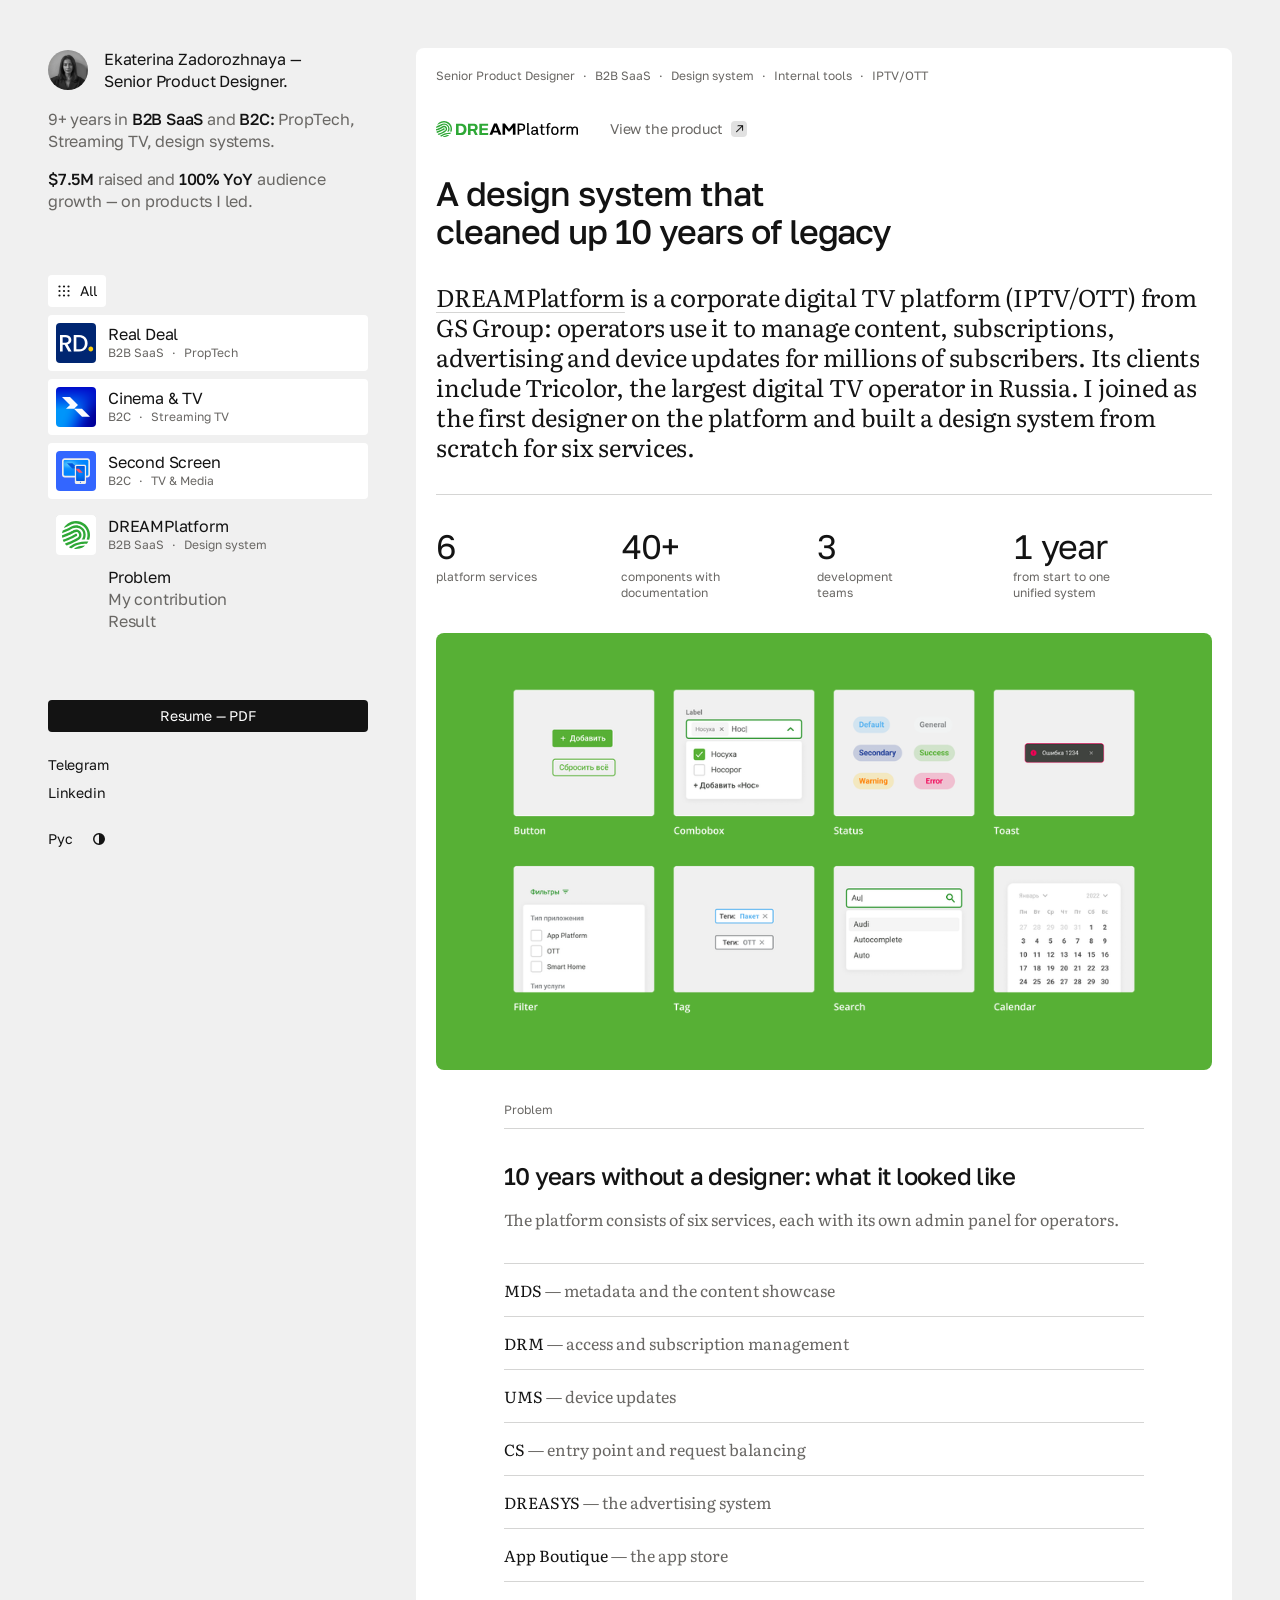
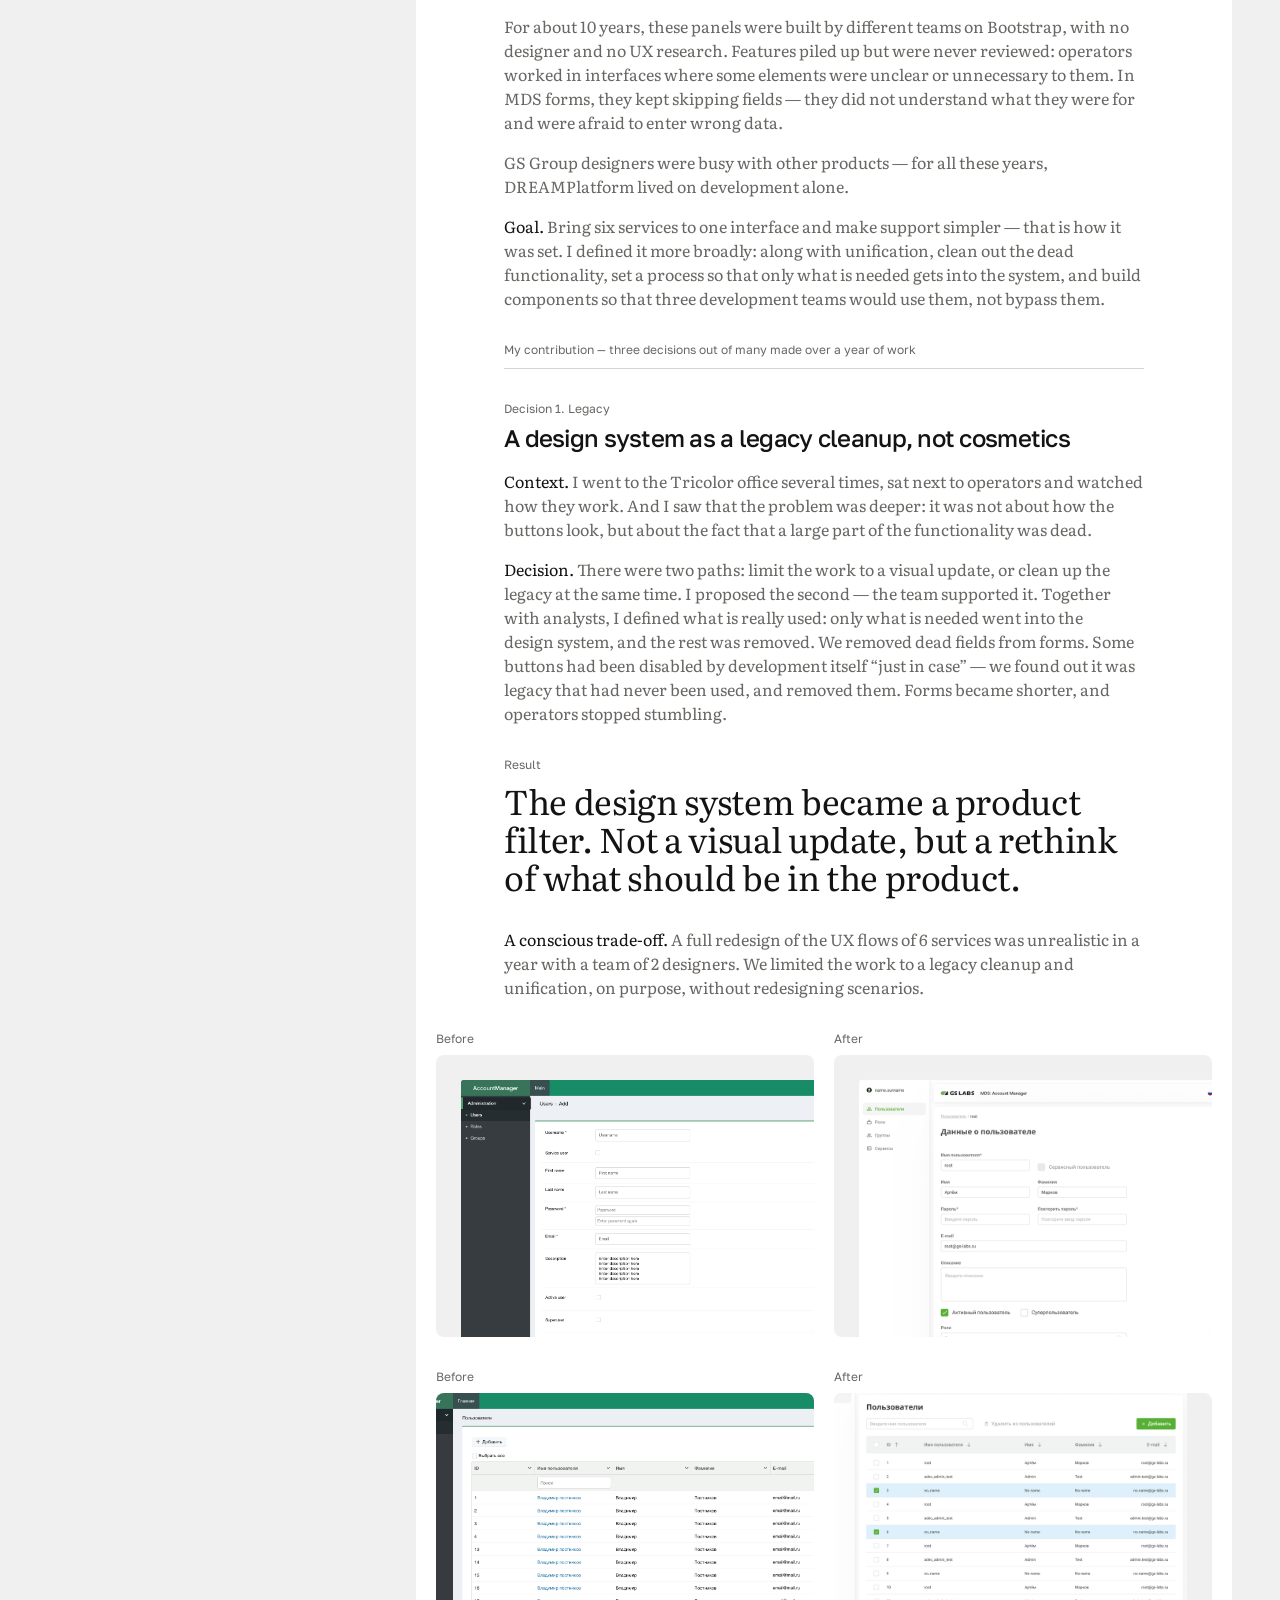
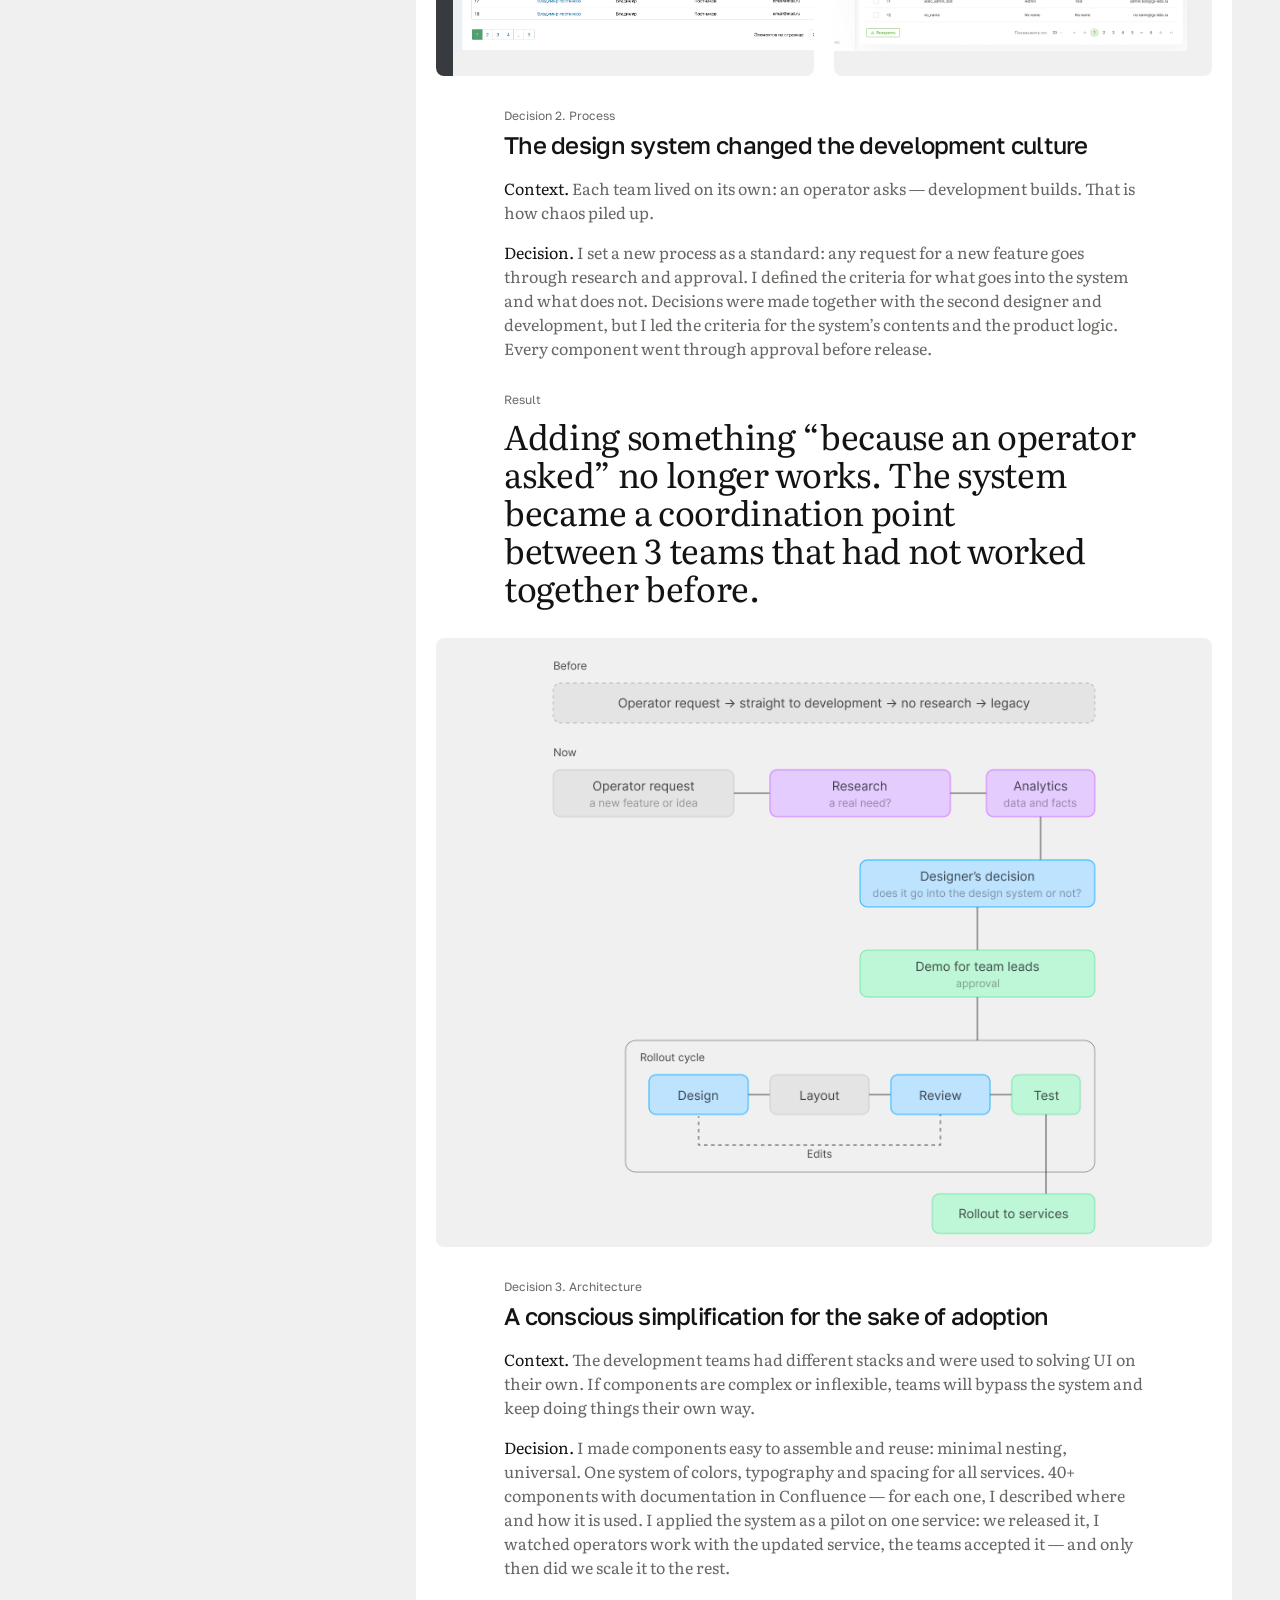
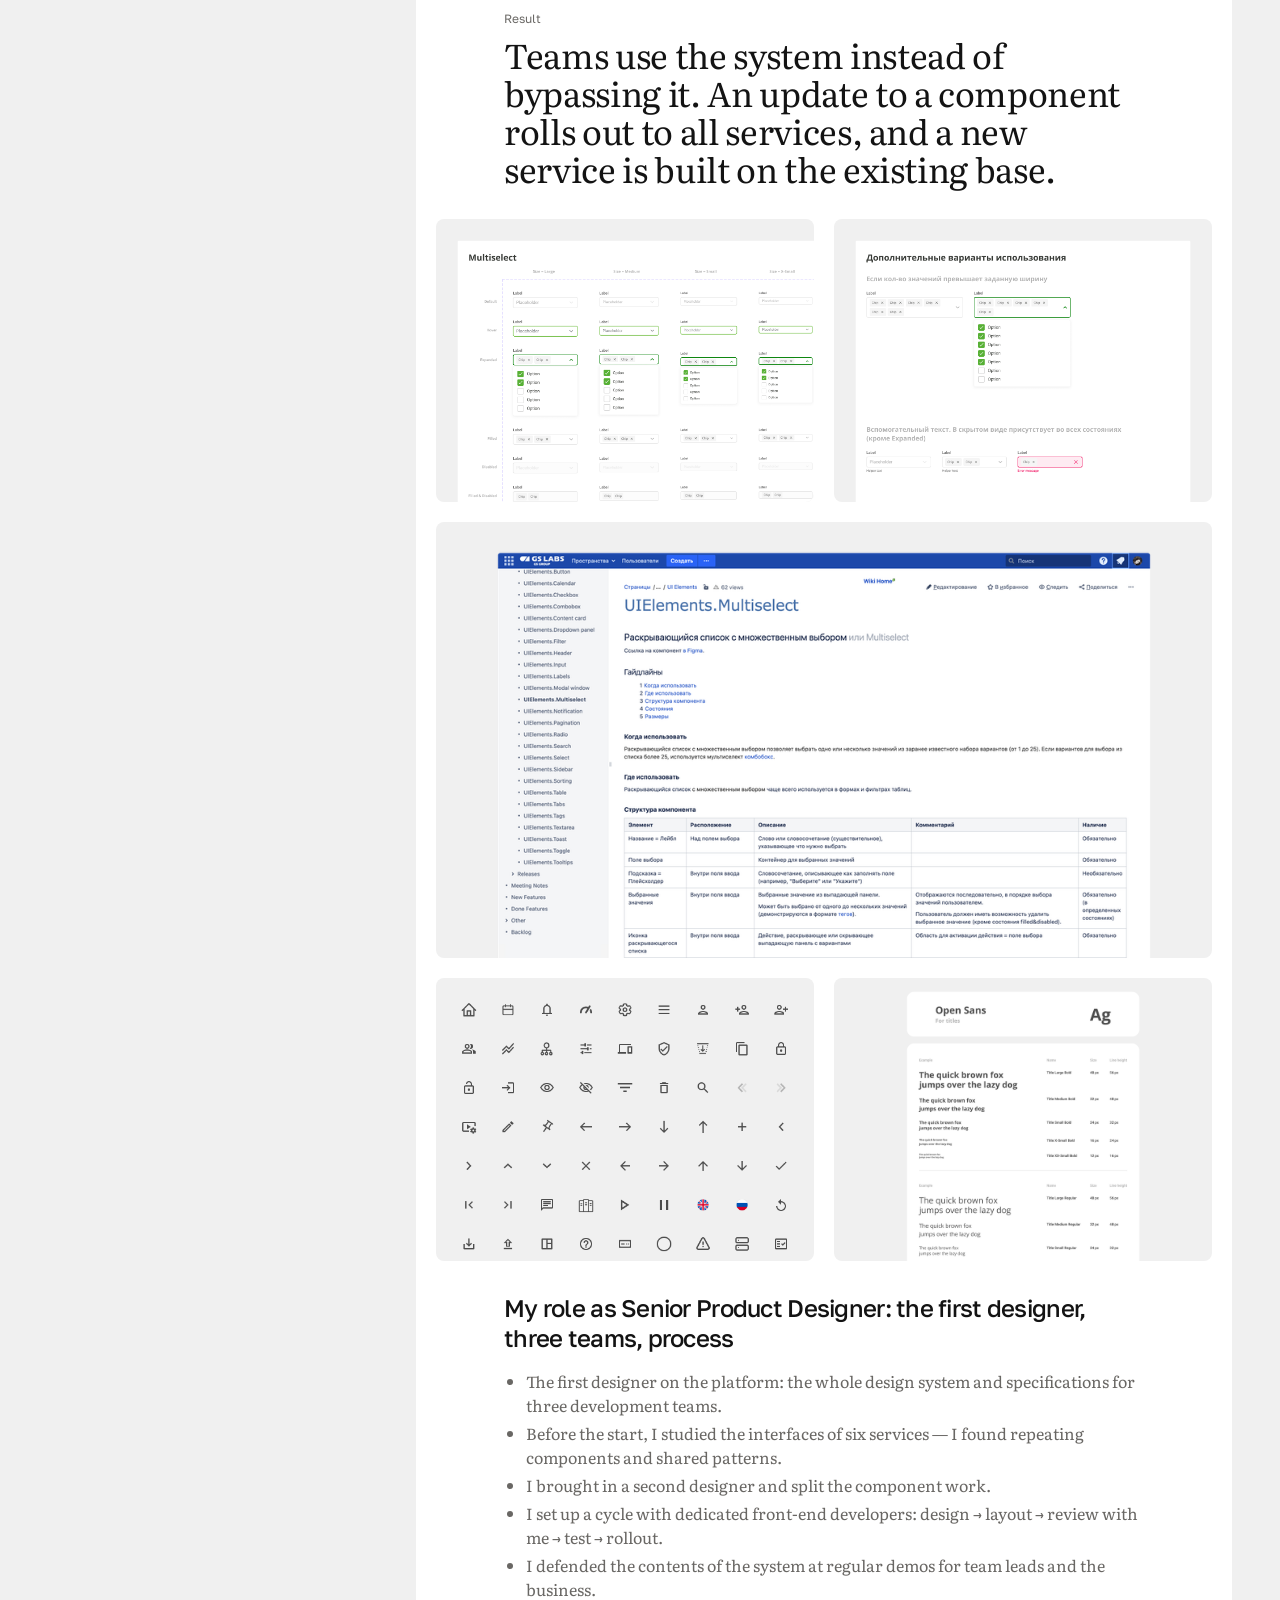
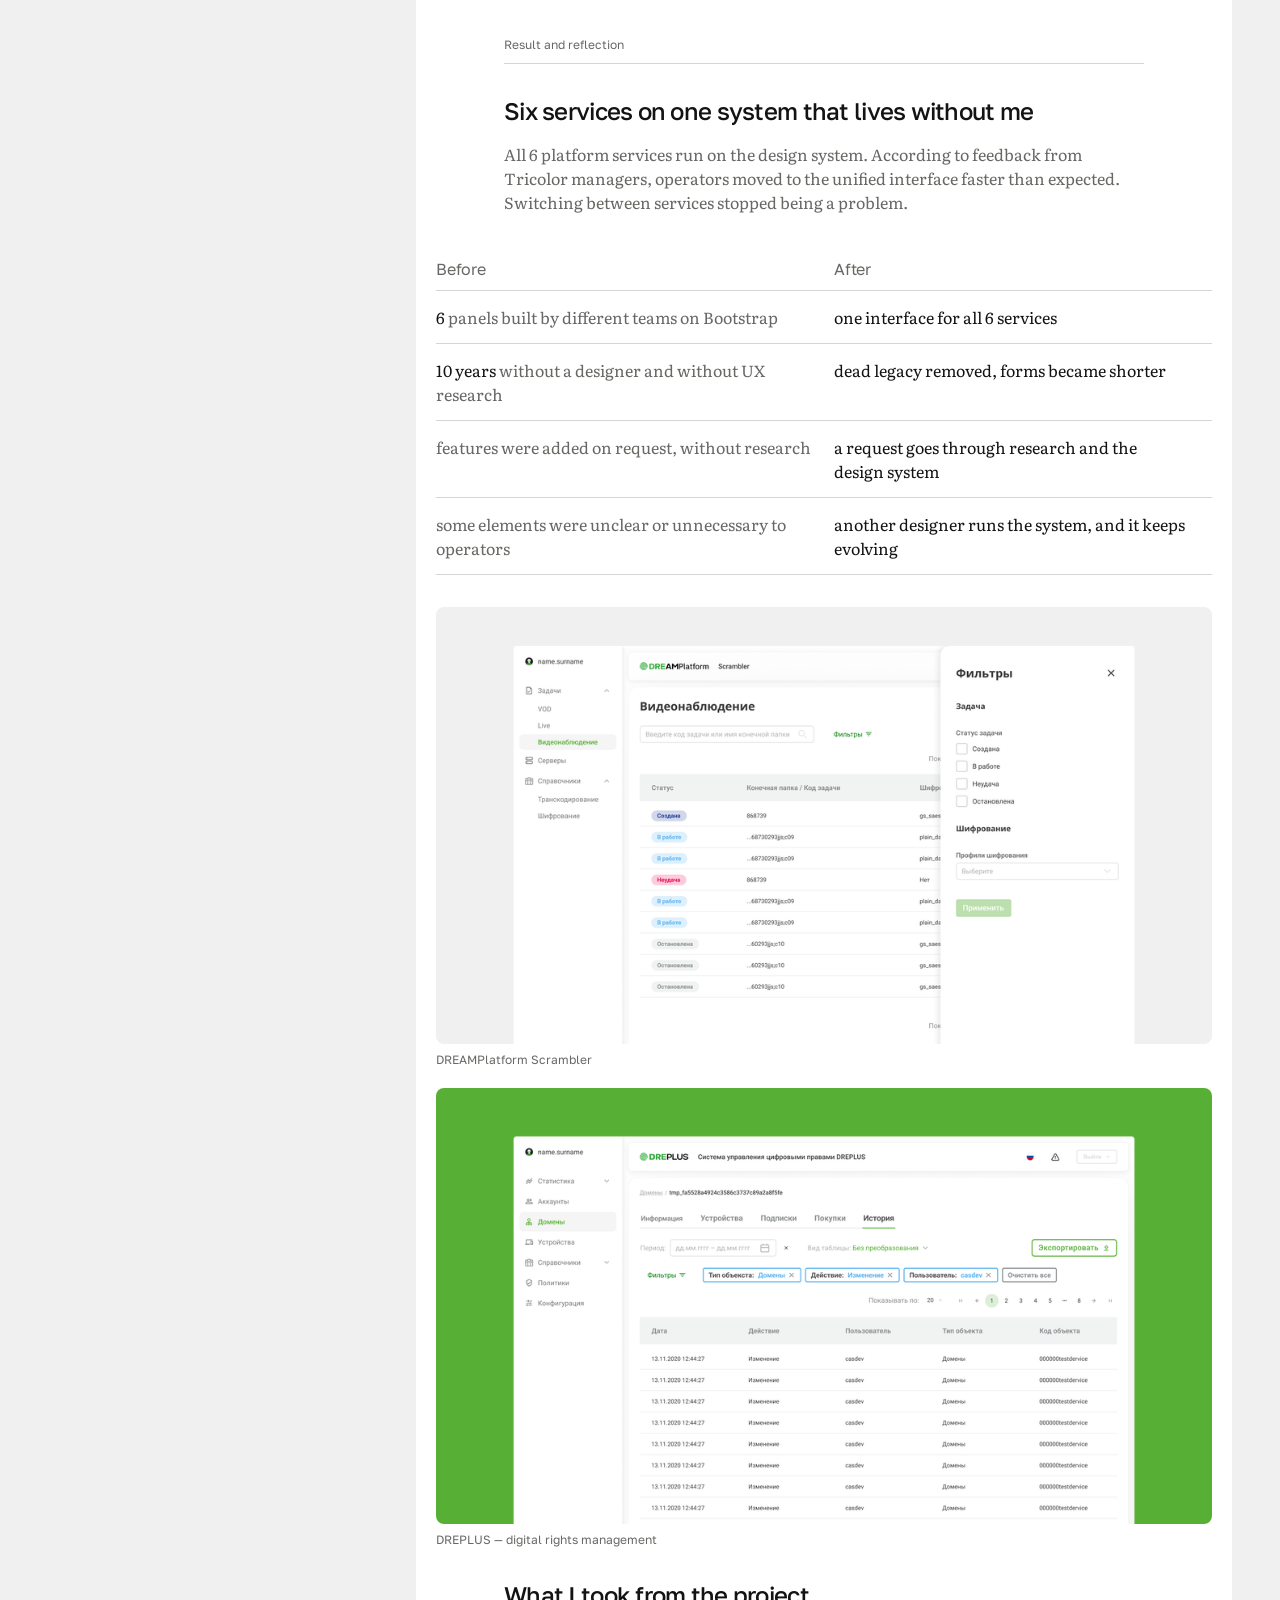
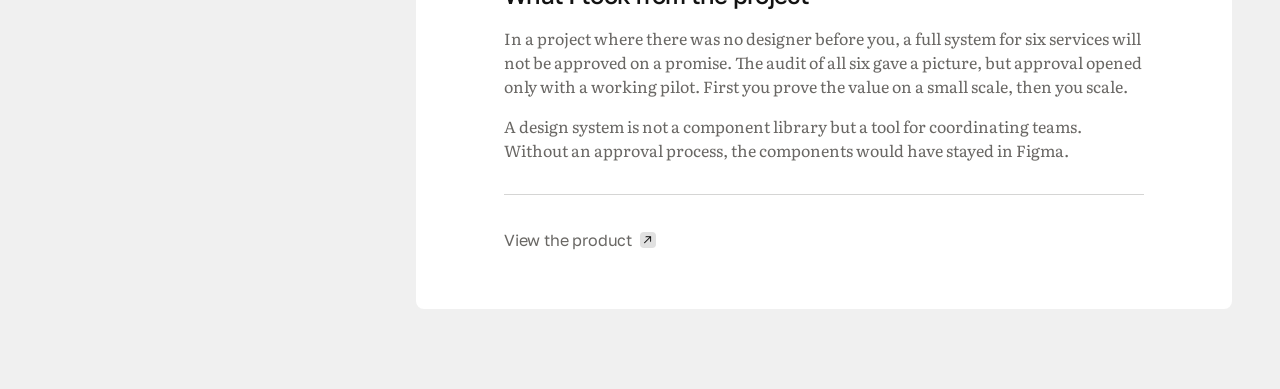
<file: en/design-system.html>
<!doctype html>
<html lang="en">
<head>
<meta charset="utf-8">
<meta name="viewport" content="width=device-width, initial-scale=1">

<!-- <<HEAD>> -->
<title>DREAMPlatform Design System — Ekaterina Zadorozhnaya</title>
<meta name="description" content="DREAMPlatform design system case study: the first design system for six services of a digital TV platform. Senior Product Designer: cleaning up ten years of legacy, an approval process, 40+ documented components.">
<link rel="canonical" href="https://codedesign.ru/en/design-system">
<link rel="alternate" hreflang="ru" href="https://codedesign.ru/design-system">
<link rel="alternate" hreflang="en" href="https://codedesign.ru/en/design-system">
<link rel="alternate" hreflang="x-default" href="https://codedesign.ru/design-system">

<meta property="og:type"         content="article">
<meta property="og:url"          content="https://codedesign.ru/en/design-system">
<meta property="og:title"        content="A design system for 6 services">
<meta property="og:description"  content="A corporate design system for GS Group. 40+ components, releases 2× faster, runs without its author.">
<meta property="og:image"        content="https://codedesign.ru/og/og_ds.png">
<meta property="og:image:width"  content="1200">
<meta property="og:image:height" content="630">
<meta property="og:locale"       content="en_US">
<meta name="twitter:card"        content="summary_large_image">

<link rel="icon" href="/favicon.ico?v=3" sizes="any">
<link rel="apple-touch-icon" href="/apple-touch-icon.png?v=3">

<link rel="preconnect" href="https://fonts.googleapis.com">
<link rel="preconnect" href="https://fonts.gstatic.com" crossorigin>
<link rel="stylesheet" href="https://fonts.googleapis.com/css2?family=Golos+Text:wght@400;500&family=Literata:opsz,wght@7..72,400&display=swap">

<script>
(function(){try{var t=localStorage.getItem('theme');
if(t==='dark'||t==='light')document.documentElement.setAttribute('data-theme',t);}catch(e){}})();
</script>
<!-- <</HEAD>> -->


<style>
/* ═══════════════════════════════════════════════════════════════
   КЕЙС «ДИЗАЙН-СИСТЕМА DREAMPLATFORM»

   Каркас, типографика и ритм листа — общие для внутренних страниц:
   BASE (колонка, токены) и CASE (лист кейса) вклеивает build.py.
   Здесь только то, чего нет у соседних кейсов: справка по шести
   сервисам, рамка «осознанного компромисса», схема в колонке прозы,
   две карточки итога. Текст — по «дизайн-система-контент.md»,
   кадры — img/ds/ (PNG из Figma + WebP без потерь + 960).
   ═══════════════════════════════════════════════════════════════ */

/* <<BASE>> */
/* ═══════════════════════════════════════════════════════════════
   ОБЩАЯ ОСНОВА ДВУХ СТРАНИЦ
   Вклеивается в index.html и realdeal.html скриптом build.py.
   Править её внутри самих страниц нельзя — перезапишется.

   Раскладка — с макетов 2026-10-12: колонка слева, белый лист справа
   (лента на главной, текст на странице кейса). Правки совета внесены
   поверх, каждая помечена в комментарии. Здесь только то, чем пользуются
   обе страницы; правила одной страницы лежат в её <style>.
   ═══════════════════════════════════════════════════════════════ */

:root{
  color-scheme: light;

  /* ИМЕНА: группа = свойство, которое токен задаёт;
     имя = значение (у примитивов) или роль (у семантики).
     Совпадают с переменными в Figma один в один — сверка макета
     с вёрсткой идёт по одному словарю. Подробно: спека-цвет.md. */

  /* ШКАЛА НЕЙТРАЛЬНЫХ, названа по воспринимаемой светлоте L*.
     Шкала расширяется вставкой без переименования соседей.
     neutral-6 и neutral-90 работают в обеих темах, меняясь ролями.
     Тёплая нота R ≥ G ≥ B на 8, 12, 22, 44, 63, 85;
     чистый серый на 6, 18, 78, 90, 95, 100. */

  /* примитивы светлой темы */
  --neutral-6:   #131313;   /* L*  5.9  текст, заливка кнопки          */
  --neutral-18:  #2C2C2C;   /* L* 18.0  кнопка в наведении             */
  --neutral-44:  #696764;   /* L* 43.7  вторичный и проза              */
  --neutral-85:  #D5D5D4;   /* L* 85.2  линейка                        */
  --neutral-90:  #E1E1E1;   /* L* 89.5  светлая: заглушка; тёмная: текст и светлая заливка */
  --neutral-95:  #F0F0F0;   /* L* 94.8  фон                            */
  --neutral-100: #FFFFFF;   /* L*100.0  лист, текст на кнопке          */

  /* примитивы тёмной темы (спека-цвет.md, 2026-10-21) */
  --neutral-8:   #1A1818;   /* L*  8.5  фон страницы                   */
  --neutral-12:  #20201E;   /* L* 12.2  подложка кадра                 */
  --neutral-22:  #343433;   /* L* 21.7  линейка                        */
  --neutral-63:  #999795;   /* L* 62.6  вторичный и проза              */
  --neutral-78:  #C0C0C0;   /* L* 77.7  заливка в наведении            */

  /* ЦВЕТА ПРОДУКТОВ — правка совета №4.
     Было: тёмно-синий, почти чёрно-синий, зелёный, голубой —
     три оттенка одного цвета из четырёх. При размытии
     различался только зелёный, то есть система работала
     на одном элементе из четырёх.

     Стало: четыре разных семейства, разведённые и по тону,
     и по светлоте — чтобы набор читался и в оттенках серого,
     и при дальтонизме, где цвет один не справляется.
     Светлота специально разная: 31 / 44 / 52 / 58.

     Одинаковы в обеих темах: это временные плашки под настоящие
     логотипы, которые от темы не зависят. В семантический слой
     не заводить — иначе их потянет развести по режимам. */
  --brand-realdeal:      #2F5AD9;   /* RealDeal      — синий,     L44 */
  --brand-kino-i-tv:     #B0308C;   /* Кино и ТВ     — маджента,  L52 */
  --brand-design-system: #14532D;   /* DREAMPlatform — зелёный,   L31 */
  --brand-second-screen: #DE5B1C;   /* Второй экран  — оранжевый, L58 */

  /* ПОЛЕ КАДРА С КАЛЬКУЛЯТОРОМ на главной — ТЗ вставки макетов, 2026-10-10:
     Accent/Info #1268EC на 15% поверх белого. Файл макета приходит
     с прозрачным полем, цвет даёт плашка. Один потребитель
     (.frame--field), от темы не зависит; в семантику не заводить. */
  --brand-realdeal-field: #DBE8FC;
  /* Сплошная подложка кадра с графиками на странице кейса — макет
     2026-10-10: Accent/Info #1268EC. Один потребитель (.shot__frame--accent). */
  --brand-realdeal-accent: #1268EC;
  /* Подложка кадров 16:9 на странице «Кино и ТВ» — тёмно-синий #0C2653,
     тон самого интерфейса ТВ-приложения (запрос автора 2026-10-12): поля
     вокруг кадров и шторок сливаются с экраном. Два потребителя
     (.shot__frame--navy, .cmpx), от темы не зависит; в семантику не заводить. */
  --brand-kino-i-tv-field: #0C2653;
  /* Подложка кадра «ленты» (kino_hero_lines) в карточке на главной — тот же
     синий, но темнее: #0C1B35 (запрос автора 2026-10-12). Один потребитель
     (.frame--navy-dark). */
  --brand-kino-i-tv-field-dark: #0C1B35;
  /* Подложка кадров DREAMPlatform — зелёный #57B035, акцентный цвет самой
     системы (запрос автора 2026-10-15). Сплошной: кадры главной
     (.frame--green) и DREPLUS на странице кейса (.shot__frame--green). От темы не зависит; в семантику
     не заводить. */
  --brand-design-system-field: #57B035;
  /* Подложки кадров «Второго экрана» (запрос автора 2026-10-20), сплошные,
     от темы не зависят; в семантику не заводить:
       -field      #668CFF — обложки (кейс и два кадра главной) и кадр тёмной темы;
       -field-soft #E9EEFB — светлые Android-экраны: MVP и «до» редизайна;
       -field-deep #3366FF — «после» редизайна и два кадра iOS-телегида. */
  --brand-second-screen-field: #668CFF;
  --brand-second-screen-field-soft: #E9EEFB;
  --brand-second-screen-field-deep: #3366FF;

  /* СЕМАНТИКА — десять ролей. Компонент обращается только к ним:
     примитив или литерал в правиле компонента не переключается темой.
     --text-primary и --bg-inverse сегодня совпадают по значению,
     но это два независимых решения: цвет текста и заливка кнопки.
     Наведение сдвигает заливку к середине шкалы: кнопка на 12
     пунктов L*, карточка на 2. */
  --text-primary:      var(--neutral-6);    /* заголовки, числа, активный якорь, выделение в прозе */
  --text-secondary:    var(--neutral-44);   /* проза, подписи, метастроки, шапки таблиц */
  --text-inverse:      var(--neutral-100);  /* текст на заливке --bg-inverse */
  --bg-page:           var(--neutral-95);   /* фон страницы */
  --bg-surface:        var(--neutral-100);  /* лист кейса, карточки кейсов в колонке */
  --bg-inverse:        var(--neutral-6);    /* заливка кнопки резюме */
  --bg-inverse-hover:  var(--neutral-18);   /* кнопка резюме при наведении */
  --bg-placeholder:    var(--neutral-90);   /* место под макет, аватар, чипы схемы пути */
  --border-default:    var(--neutral-85);   /* разделители, строки таблиц, рамка ленты */
  --shot-plate:        var(--neutral-95);   /* подложка кадра на странице кейса: в светлой совпадает с фоном, в тёмной нет */

  --sans: 'Golos Text', system-ui, -apple-system, 'Segoe UI', Roboto, sans-serif;
  --serif: 'Literata', Georgia, 'Times New Roman', serif;

  /* СКРУГЛЕНИЯ — четыре токена, все кратны четырём.
     Было восемь литералов (1, 3, 4, 6, 7, 8, 10, 50%): 3 против 4 —
     одно фокус-кольцо, 6 против 7 — соседние элементы с разницей
     в пиксель. Следы правок, а не решения.
     999px, а не 50%: на квадрате даёт круг, на узкой полосе —
     скруглённые торцы, и его можно хранить числом в Figma. */
  --radius-4:    4px;     /* марка 12×12, кольца :focus-visible */
  --radius-8:    8px;     /* кнопка, чип, skip-link, лист, кадры, врезка */
  --radius-full: 999px;   /* аватар, торцы рельса активного якоря */

  --width-cover: 760px;   /* полоса: обложка, метрики, макеты во всю ширину */
  /* Колонка прозы считается от знаков, а не от пикселей.
     Цель — 68–72 знака в строке. При Literata 16 это 570.
     (При Golos 16 то же правило давало 640 — поэтому при смене
     гарнитуры число пересчитывается, а не переносится.) */
  --width-prose: 640px;   /* было 570; макет кейса 2026-10-10 */
  --width-wide:  860px;   /* таблица и схема пути — по центру листа */
  --width-rail:  clamp(248px, 25vw, 360px);   /* левая колонка; резиновая (ТЗ адаптив 2026-10-10), 360 с 1440 */

  /* РИТМ СТРАНИЦЫ — четыре ступени, все кратны 16. Шкала закрыта.
     Внутренние поля компонентов ей не подчиняются и токенов
     не получают: токен с одним потребителем бесполезен. */
  --space-16: 16px;    /* 1×   между любыми соседними блоками */
  --space-24: 24px;    /* 1.5× после выноса и цитаты */
  --space-32: 32px;    /* 2×   до и после линейки между кейсами в ленте (2026-10-10) */
  --space-48: 48px;    /* 3×   внутри обложки и после лида */
  --space-64: 64px;    /* 4×   между разделами и между кейсами */

  /* ПОЛЯ СТРАНИЦЫ — плавные, а не ступенчатые.
     Модель снята с rafaelcespedes.com: там ширина контейнера —
     фиксированное число (800px), а всё, что вокруг, выведено
     из него через clamp(мин, доля, макс). Скачок поля с 30 на 16
     на пороге заметен глазом; clamp убирает сам скачок. */
  --page-gutter: clamp(16px, 3.75vw, 60px);   /* 60 с 1600 и шире (макет главной 2026-10-10) */
}

/* ═══ ТЁМНАЯ ТЕМА (включена 2026-10-21, спека-цвет.md) ═══
   Подобрана под светлую по отношениям, а не выведена зеркально: лист
   темнее фона (утоплен), текст на листе 14.21 вместо 18.58, проза
   6.38 вместо 5.64, шаг лист↔фон 1.05. Светлая — по умолчанию;
   системная настройка не учитывается (решение автора 2026-10-21), тёмная
   включается только кнопкой и запоминается. Скрипт
   переключателя — в parts/head.html (выбор до отрисовки) и в
   parts/rail_foot.html (кнопка). */
:root[data-theme="dark"]{
  --text-primary:      var(--neutral-90);
  --text-secondary:    var(--neutral-63);
  --text-inverse:      var(--neutral-6);
  --border-default:    var(--neutral-22);
  --bg-page:           var(--neutral-8);
  --bg-surface:        var(--neutral-6);
  --bg-placeholder:    var(--neutral-18);
  --bg-inverse:        var(--neutral-90);
  --bg-inverse-hover:  var(--neutral-78);
  --shot-plate:        var(--neutral-95);   /* решение автора 2026-10-21: как в светлой (#F0F0F0); в спеке neutral-12 */
  color-scheme: dark;
}
/* ВОРДМАРКИ В ТЁМНОЙ ТЕМЕ (2026-10-21): у RealDeal, Триколора и DREAMPlatform рядом
   со светлым файлом лежит белый *-dark.svg (RealDeal и DREAMPlatform — тёмные части
   белые, цветные остаются; Триколор — целиком белый). Переключает кнопка темы.
   Второй экран синий и остаётся как есть. */
.logo-dark{ display: none !important; }
:root[data-theme="dark"] .logo-light{ display: none !important; }
:root[data-theme="dark"] .logo-dark{ display: block !important; }
*{ box-sizing: border-box; }

body{
  margin: 0;
  background: var(--bg-page);
  color: var(--text-primary);
  font-family: var(--sans);
  font-size: 14px;
  line-height: 20px;   /* интерфейсная ступень; проза и заголовки задают свой */
  /* ТРЕКИНГА НА BODY НЕТ НАМЕРЕННО. -.012em здесь вычислялся от 14px
     в −0.168px и наследовался абсолютным числом: 18 элементов на 12px
     получали −1.4% там, где по правилу ноль. Трекинг задаётся
     на каждом элементе своим стилем, по наследству не приходит. */
  -webkit-font-smoothing: antialiased;
}

.app{
  /* Макет 2026-10-12 при 1600: поля 60, колонка 360, зазор 60, лист
     начинается с x=480. Зазор и верхнее поле плавные, как и поля
     страницы. */
  max-width: 1680px; margin: 0 auto;
  padding: max(24px, var(--page-gutter)) var(--page-gutter) 80px;
  display: grid; grid-template-columns: var(--width-rail) minmax(0,1fr);
  gap: 0 clamp(24px, 3.75vw, 60px);
  align-items: start;
}

.skip{
  position: absolute; left: -9999px; top: 0;
  background: var(--bg-inverse); color: var(--text-inverse);
  font-size: 14px; line-height: 16px; letter-spacing: -.012em;
  padding: 10px 16px; border-radius: var(--radius-8); z-index: 9; text-decoration: none;
}
.skip:focus{ left: 12px; top: 12px; }

/* ═══════════════════ ЛЕВАЯ КОЛОНКА ═══════════════════
   Порядок один на обеих страницах (макеты 2026-10-12):
     кто я  →  список кейсов (по центру)  →  резюме и контакты.
   Колонка липкая, занимает высоту экрана за вычетом полей; резюме
   и контакты прижаты к нижнему полю. Если контент выше экрана —
   прокрутка внутри колонки (см. сжатие по высоте в конце файла). */
.rail{
  position: sticky; top: max(24px, var(--page-gutter));
  height: calc(100vh - 2 * max(24px, var(--page-gutter)));
  height: calc(100dvh - 2 * max(24px, var(--page-gutter)));   /* 100vh на мобильных — не высота экрана */
  overflow-y: auto;
  display: flex; flex-direction: column; gap: 24px;
  padding: 0;   /* макеты 2026-10-12: аватар на верхнем поле страницы, контакты на нижнем */
  scrollbar-width: thin;
}

/* ── кто я ── */
/* Макеты 2026-10-12: на обеих страницах колонка одинакова — аватар слева,
   имя и роль справа 16/22 (вес 400), ниже серой строкой сфера и строка
   про инвестиции. Прежний вариант главной (аватар над именем 24/30) заменён. */
.me{
  display: grid; grid-template-columns: 40px minmax(0,1fr); gap: 0 16px;
  align-items: center; max-width: 320px;   /* ширина текста колонки по макету */
}
.me__ava{
  width: 40px; height: 40px; border-radius: var(--radius-full);
  background: var(--bg-placeholder); overflow: hidden;
  display: block;
}
.me__ava img{ width: 40px; height: 40px; display: block; object-fit: cover; }
.me__who{
  font-size: 16px; line-height: 22px; font-weight: 400; letter-spacing: -.012em;
  color: var(--text-primary); margin: 0;
}
.me__who a{ color: inherit; text-decoration: none; display: inline-block; transition: color .18s ease-out; }
/* наведение — цвет, без подчёркивания (2026-10-10) */
.me__who a:hover{ color: var(--text-secondary); }
/* Сфера и строка про инвестиции — 16/22, серым; акценты «B2B SaaS», «B2C:»,
   «$7.5M», «100% YoY» — вес 500 и чернила (правка 2026-10-10). */
.me__span, .me__sum{
  grid-column: 1 / -1; margin: 16px 0 0;
  font-size: 16px; line-height: 22px; font-weight: 400; letter-spacing: -.012em;
  color: var(--text-secondary);
}
.me__span b, .me__sum b{ font-weight: 500; color: var(--text-primary); }

/* ── действие (резюме) ──
   Правка совета №3 отменена, и вот почему.
   Совет исходил из холодного трафика: человек пришёл из поиска,
   у него нет твоих контактов, поэтому чёрное пятно обязано вести
   в переписку. Но портфолио уходит вместе с откликом — адресат
   уже может ответить одним нажатием в своей почте. Ему нужно
   не «написать», а быстро забрать резюме. Кнопка «Написать»
   при этом дублировала Telegram и LinkedIn внизу колонки.
   Поэтому чёрное пятно снова на резюме, а контакты внизу
   остаются единственным местом, где живут адреса. */
.act{ display: flex; flex-wrap: wrap; gap: 8px; max-width: 320px; }   /* ширина колонки текста, как у .me и списка кейсов */
/* кнопка стоит внизу колонки над контактами (макет 2026-10-12) */
.act a{
  display: inline-flex; align-items: center; gap: 6px;   /* зазор знака и слова — 6 везде */
  font-size: 14px; font-weight: 400; letter-spacing: -.012em; line-height: 16px;
  /* макет: высота 32 (8+16+8), радиус 4, поля по бокам 12, без значка */
  text-decoration: none; border-radius: var(--radius-4); padding: 8px 12px; min-height: 32px;
  transition: background .18s ease-out;
}
.act__cv{ background: var(--bg-inverse); color: var(--text-inverse); flex: 1 1 100%; justify-content: center; }   /* на всю ширину колонки, как интро */
.act__cv:hover{ background: var(--bg-inverse-hover); }
.act a:focus-visible{ outline: 2px solid var(--text-primary); outline-offset: 3px; }

/* ── низ: контакты ──
   Строки «Открыта к предложениям» нет: портфолио уходит вместе
   с откликом, и адресату это уже известно. Статус нужен сайту,
   который ищут сами; этот — приносят. */
/* Низ колонки (макеты 2026-10-12): кнопка резюме и контакты одной группой,
   прижатой к нижнему полю; список кейсов между «кто я» и этой группой
   стоит по центру (.rail .tree). */
.rail__foot{ display: grid; gap: 20px; }
/* ПЕРЕКЛЮЧАТЕЛЬ ТЕМЫ — внизу колонки под контактами (спека-цвет.md §6).
   Круг, залитый наполовину; в тёмной теме повёрнут на 180°. */
.prefs__theme{
  display: inline-flex; gap: 6px; align-items: center; width: fit-content; min-height: 26px; min-width: 26px;   /* без подписи цель касания не меньше 26×26 */
  padding: 0; border: 0; background: none; cursor: pointer; font: inherit;
  font-size: 14px; line-height: 16px; letter-spacing: -.012em;
  color: var(--text-primary); transition: color .18s ease-out;   /* как ссылки контактов: чернила, на наведение — приглушённый */
}
.prefs__theme:hover{ color: var(--text-secondary); }
.prefs__theme:focus-visible{ outline: 2px solid var(--text-primary); outline-offset: 3px; border-radius: var(--radius-4); }
.prefs__theme svg{ width: 12px; height: 12px; flex: none; transition: transform .18s ease-out; }
:root[data-theme="dark"] .prefs__theme svg{ transform: rotate(180deg); }
/* ЯЗЫК — «Eng» / «Рус» слева от темы, одной группой (.prefs). Ссылка на ту же страницу
   другой версии (/en/…). Начертание как у ссылок контактов. */
.prefs{ display: flex; align-items: center; gap: 20px; }
.prefs__lang{
  display: inline-flex; align-items: center; min-height: 26px;
  font-size: 14px; line-height: 16px; letter-spacing: -.012em;
  color: var(--text-primary); text-decoration: none; transition: color .18s ease-out;
}
.prefs__lang:hover{ color: var(--text-secondary); }
.prefs__lang:focus-visible{ outline: 2px solid var(--text-primary); outline-offset: 3px; border-radius: var(--radius-4); }
.hire{ display: grid; gap: 8px; }
.hire__links{ display: grid; gap: 2px; }
.hire__links a{
  font-size: 14px; line-height: 16px; letter-spacing: -.012em;   /* 14/16 (стиль «Link») по просьбе автора 2026-10-20; 2026-10-11 было 16/22 */
  color: var(--text-primary); text-decoration: none;
  display: inline-flex; gap: 6px; align-items: center; width: fit-content;
  min-height: 26px;
}
.hire__links a{ transition: color .18s ease-out; }
/* наведение — цвет, без подчёркивания (2026-10-11): чернила → приглушённый тон */
.hire__links a:hover{ color: var(--text-secondary); }
.hire__links a:focus-visible{ outline: 2px solid var(--text-primary); outline-offset: 3px; border-radius: var(--radius-4); }

/* перенос строки только на телефоне: переносы интро — как на макете iPhone 17 */
.br-m{ display: none; }

/* неразрывное сочетание в заголовках: «онлайн-сделок» не рвётся по дефису */
.nw{ white-space: nowrap; }
/* ЗНАК КЕЙСА В КОЛОНКЕ — квадрат из SVG (в колонке различить четыре кейса
   нужно до чтения, поэтому он крупный); цвет плашки остаётся запасным,
   пока файл не загрузился. Вордмарк на главной — `.mark` в index.html. */
.logo{
  width: 40px; height: 40px; border-radius: var(--radius-4); flex: none;   /* радиус 4 — макет 2026-10-10, было 12 */
  background: var(--brand, var(--bg-inverse)) var(--sign, none) center / cover no-repeat;
}

[data-brand="design-system"]{ --brand: var(--brand-design-system); --sign: url("/img/logo/DRM.svg"); }
[data-brand="realdeal"]{ --brand: var(--brand-realdeal); --sign: url("/img/logo/RD.svg"); }
[data-brand="kino-i-tv"]{ --brand: var(--brand-kino-i-tv); --sign: url("/img/logo/Cinema.svg"); }
[data-brand="second-screen"]{ --brand: var(--brand-second-screen); --sign: url("/img/logo/SS.svg"); }
[data-brand="smart-home"]{ --brand: var(--bg-placeholder); --sign: url("/img/logo/SH.svg"); }

/* ═══ СПИСОК КЕЙСОВ В КОЛОНКЕ (обе страницы) ═══
   ОДНО СОСТОЯНИЕ — ОДНА ПОДЛОЖКА (решение автора 2026-10-12).
   Карточки кейса и плашка «Все» в покое белые (--bg-surface). При наведении
   и у текущего пункта подложка — тон страницы (--bg-page, #F0F0F0): карточка
   «уходит» в фон. Цвет текста не меняется. Так «где я сейчас» и «куда
   нажму» читаются одним сигналом — подложкой, а не цветом строки. */
.tree{ display: grid; gap: 8px; }
/* «Все» — первый пункт списка (макеты 2026-10-12). Белая плашка; при наведении
   и на главной, где это текущая страница, — тон страницы. Как карточки кейсов. */
.all{
  display: inline-flex; align-items: center; gap: 10px; width: fit-content;
  min-height: 32px; padding: 0 9px 0 10px; border-radius: var(--radius-4);
  font-size: 14px; line-height: 16px; letter-spacing: -.012em;
  color: var(--text-primary); text-decoration: none;
  background: var(--bg-surface);
  transition: background .18s ease-out;
}
a.all:hover, .all[aria-current="page"]{ background: var(--bg-page); }
a.all:focus-visible{ outline: 2px solid var(--text-primary); outline-offset: 3px; }
.all svg{ width: 12px; height: 12px; flex: none; }

/* свёрнутые — карточки */
.row--flat{
  display: block; text-decoration: none;
  background: var(--bg-surface); border-radius: var(--radius-4); padding: 8px;   /* макет 2026-10-10: радиус 4, карточка 56 */
  transition: background .18s ease-out;
}
/* Четвёртый кейс «Умный дом» — в работе: та же карточка без ссылки,
   весь блок на 30% (макет 2026-10-10). Нажимать не на что. */
.row--soon{ opacity: .3; cursor: default; }
/* разделитель в строках «роль · сфера» — шире пробела, как на макете */
.sep{ margin: 0 5px; }

/* шапка строки: знак 40 слева, имя и сфера столбиком справа */
.row__id{
  display: grid; grid-template-columns: 40px minmax(0,1fr);
  align-items: center; gap: 12px;
}
.row__name{
  font-size: 16px; font-weight: 400; line-height: 18px;
  letter-spacing: -.012em; color: var(--text-primary);
}
.row--flat{ color: var(--text-primary); }
/* наведение на карточку — подложка в тон страницы (2026-10-12), текст не
   меняется. «В работе» не нажимается — подложка остаётся белой. */
.row--flat:hover{ background: var(--bg-page); }
.row--soon:hover{ background: var(--bg-surface); }
.row--flat:focus-visible{ outline: 2px solid var(--text-primary); outline-offset: 3px; }
.row em{
  display: block; font-style: normal; font-size: 12px; line-height: 16px;
  letter-spacing: 0; color: var(--text-secondary);
}

/* ═══ МЕТРИКИ — один компонент на обе страницы ═══ */
.metrics{
  display: flex; flex-wrap: wrap; gap: 16px 56px;
  margin: 0; padding: 0; list-style: none;
}
.metrics div{ display: grid; gap: 4px; min-width: 0; }
.metrics dt{
  font-size: 24px; font-weight: 400; line-height: 30px;
  letter-spacing: -.03em; color: var(--text-primary);
  font-variant-numeric: tabular-nums; white-space: nowrap;
}
.metrics dd{
  margin: 0; font-size: 12px; line-height: 16px; color: var(--text-secondary); letter-spacing: 0;
}

/* СПИСОК КЕЙСОВ — по центру между «кто я» и низом колонки, карточки до 320
   (на обеих страницах, макеты 2026-10-12). */
.rail .tree{ margin: auto -3px; padding: 3px; max-width: 326px; }
/* Интро и резюме с контактами не прячутся ни на какой высоте экрана:
   если колонка не помещается, прокручивается список кейсов между ними.
   Поля 3px — чтобы рамка фокуса карточек не обрезалась. */
@media (min-width: 801px){
  .rail .tree{ min-height: 0; overflow-y: auto; scrollbar-width: thin; }
}
/* «Умный дом» — карточка без ссылки; на невысоком экране она только отнимает
   место у настоящих кейсов и выглядит обрезанной, поэтому здесь её нет. */
@media (min-width: 801px) and (max-height: 940px){
  .rail .row--soon{ display: none; }
}

/* ПОРОГ СХЛОПЫВАНИЯ — 800 (ТЗ адаптив 2026-10-10; прежний 1140 заменён).
   Колонка резиновая, clamp(248, 25vw, 360), и отдаёт пиксели вместе
   с листом, поэтому сворачивать её раньше 800 незачем: ниже 800
   колонка оставляла бы листу меньше, чем он получает без неё.
   Четыре режима: 1141+ — колонка полная; 801–960 — сжатая;
   800 и ниже — шапка с меню, на главной под ней «кто я» с резюме. */
@media (min-width: 801px) and (max-width: 960px){
  :root{ --width-rail: clamp(200px, 22vw, 248px); }
  .app{ gap: 0 24px; }
  .rail .row__id em{ display: none; }   /* подзаголовки кейсов не влезают */
}
/* Колонка уже ~260 (до 1040): имя с ролью рядом с аватаром ломалось на 3–4 строки.
   Здесь аватар над именем, текст на всю ширину колонки. */
@media (min-width: 801px) and (max-width: 1040px){
  .me{ grid-template-columns: 1fr; }
  .me__ava{ margin-bottom: 16px; }
  .me__who{ grid-column: 1 / -1; }
}
@media (max-width: 800px){
  .app{ grid-template-columns: 1fr; gap: 24px; padding-top: 0; }
  /* Ниже 800 колонка сворачивается в «кто я» под липкой шапкой (.mbar):
     только на главной. На странице кейса её нет — имя и роль не повторяются
     над каждым кейсом, а кейсы, резюме и контакты лежат в меню (макеты
     iPhone 17, 2026-10-23). */
  .rail{ position: relative; top: auto; height: auto; max-height: none; overflow: visible;
         gap: 0; max-width: 760px; }
  .app--case .rail{ display: none; }
  .rail .tree, .rail .hire, .me__ava{ display: none; }   /* аватар живёт в шапке */
  /* ширина текста фиксирована (макет: 393 минус поля 16), переносы — по макету */
  .me{ grid-template-columns: 1fr; max-width: 361px; }
  .br-m{ display: inline; }
  .me__who{ grid-column: 1 / -1; }
  /* резюме слева, переключатель темы справа — одной строкой */
  .rail__foot{ display: flex; align-items: center; justify-content: space-between;
               gap: 16px; margin-top: 24px; }
  .rail__foot .act{ flex: none; max-width: none; }
  .rail__foot .act__cv{ flex: none; }
  /* переключатель темы — квадрат 32, как кнопки шапки */
  .prefs__theme{ width: 32px; height: 32px; min-width: 32px; min-height: 32px;
                 justify-content: center; border-radius: var(--radius-4);
                 background: var(--bg-placeholder); color: var(--text-primary); }
  .prefs__theme svg{ width: 14px; height: 14px; }
  /* язык — плашка той же высоты, слева от переключателя темы */
  .prefs{ gap: 8px; }
  .prefs__lang{ height: 32px; min-height: 32px; padding: 0 12px; justify-content: center;
                border-radius: var(--radius-4); background: var(--bg-placeholder); }
}

/* ШАПКА И МЕНЮ ТЕЛЕФОНА — 800 и ниже (макеты iPhone 17, 2026-10-23).
   Шапка липкая и всегда на экране: аватар слева, справа «CV» и меню.
   Меню — экран поверх страницы: кейсы карточками, резюме, контакты.
   В открытом меню в шапке остаётся одна кнопка (значок меняется). */
.mbar, .menu{ display: none; }
@media (max-width: 800px){
  .mbar{
    position: sticky; top: 0; z-index: 60; height: 72px;
    display: flex; align-items: center; justify-content: space-between;
    padding: 0 max(16px, var(--page-gutter)); background: var(--bg-page);
  }
  .mbar__ava{ display: block; width: 40px; height: 40px; border-radius: var(--radius-full);
              overflow: hidden; background: var(--bg-placeholder); }
  .mbar__ava img{ display: block; width: 40px; height: 40px; object-fit: cover; }
  .mbar__btns{ display: flex; gap: 8px; }
  .mbar__btn{
    box-sizing: border-box; width: 32px; height: 32px; padding: 0; border: 0;
    display: inline-flex; align-items: center; justify-content: center;
    border-radius: var(--radius-4); background: var(--bg-placeholder);
    color: var(--text-primary); font: inherit; font-size: 14px; line-height: 16px;
    letter-spacing: -.012em; text-decoration: none; cursor: pointer;
    transition: background .18s ease-out;
  }
  .mbar__btn:focus-visible{ outline: 2px solid var(--text-primary); outline-offset: 3px; }
  .mbar__btn svg{ width: 16px; height: 16px; }
  .mbar__menu .i-close{ display: none; }
  html.menu-open .mbar__menu .i-open{ display: none; }
  html.menu-open .mbar__menu .i-close{ display: block; }
  html.menu-open .mbar__ava, html.menu-open .mbar__cv{ visibility: hidden; }
  /* шапка 72, а кнопка меню кончается на 48: фон снимаем, чтобы первая карточка (отступ 62) не пряталась под ним */
  html.menu-open .mbar{ background: transparent; pointer-events: none; }
  html.menu-open .mbar__menu{ pointer-events: auto; }

  /* Меню — панель по высоте содержимого сверху, а не экран целиком:
     страница под ней видна, размыта и чуть осветлена. Нажатие мимо панели
     закрывает меню. */
  .menu{
    position: fixed; inset: 0; z-index: 59;
    background: color-mix(in srgb, var(--bg-page) 35%, transparent);
    backdrop-filter: blur(8px); -webkit-backdrop-filter: blur(8px);
  }
  .menu__panel{
    box-sizing: border-box; max-height: 100%; overflow-y: auto; overscroll-behavior: contain;
    display: flex; flex-direction: column;
    padding: 62px max(16px, var(--page-gutter)) 24px; background: var(--bg-page);
    border-radius: 0 0 var(--radius-8) var(--radius-8);
    box-shadow: 0 8px 24px rgba(0,0,0,.08);
  }
  html.menu-open{ overflow: hidden; }
  html.menu-open .menu{ display: block; animation: menu-in .18s ease-out; }
  @keyframes menu-in{ from{ opacity: 0; } to{ opacity: 1; } }
  .menu .tree{ gap: 8px; max-width: none; }
  .menu .logo{ width: 36px; height: 36px; }
  .menu .row__id{ grid-template-columns: 36px minmax(0,1fr); }
  /* текущий кейс — «в фоне страницы», как в колонке на десктопе */
  .menu .row--flat[aria-current="page"]{ background: transparent; }
  .menu__foot{ display: grid; gap: 24px; margin-top: 36px; }
  .menu .act{ max-width: none; }
  .menu .hire__links{ gap: 0; }
  .menu .hire__links a{ min-height: 32px; }
}
/* ТЕЛЕФОН — 480.
   Лист идёт во всю ширину экрана: поля страницы съедали 32px
   из 390, то есть десятую часть строки. Замер: с полями проза
   держит 38 знаков, без них — 44. Норма строки на телефоне
   35–45 знаков, и 38 — её нижний край.
   Приём снят с oimachi: на 390 у них боковое поле 7.2px. */
@media (max-width: 480px){
  .app{ padding-inline: 0; }
  /* поля страницы сняты ради ширины строки в листе — значит
     колонка обязана держать своё поле сама, иначе её карточки
     и контакты упираются в край экрана */
  .rail{ padding-inline: 16px; }
  /* метрики сеткой 2×2: три во flex-wrap ложились «две и одна» (ТЗ адаптив) */
  .metrics{ display: grid; grid-template-columns: repeat(2, minmax(0,1fr)); gap: 14px 20px; }
  .metrics dt{ white-space: normal; }   /* английские значения («#1 in the UAE») длиннее русских и в колонке 2×2 на 320 не помещались */
  /* Кегль метрики здесь не трогается: в ленте он изначально 24,
     а в кейсе спустился до 24 ещё на пороге 768. Правило, которое
     стояло на этом месте, ничего не меняло — осталось от прежней
     шкалы, где метрика была 28. */
}
/* КОЛОНКА ПО ВЫСОТЕ ЭКРАНА (2026-10-12). Макет рассчитан на экран ≈1084:
   «кто я» с интро, список кейсов (на странице кейса с якорями) и резюме
   с контактами занимают 680–760. Ниже колонка не помещается, и резюме
   с контактами уезжают за край — это главное действие, его не прячем.
   Поэтому сначала уходит строка про инвестиции, потом сфера; замер:
   главная помещается с 805, кейс — с 880 (со строкой сферы). */
/* порог по высоте — только с 801: ниже колонка уже не липкая */
@media (min-width: 801px) and (max-height: 720px){
  .rail{ gap: 18px; }   /* колонка плотнее: прокрутка внутри нужна реже */
  .rail__foot{ gap: 16px; }
  .row--flat{ padding-block: 4px; }   /* карточка 48 вместо 56 */
}
@media (prefers-reduced-motion: reduce){ *{ transition: none !important; animation: none !important; } }
/* <</BASE>> */

/* <<CASE>> */
/* ═══════════════════════════════════════════════════════════════
   ТОЛЬКО СТРАНИЦА КЕЙСА — якоря в колонке и зачёркнутые метрики
   Общее лежит в BASE.
   ═══════════════════════════════════════════════════════════════ */

/* ТЕКУЩИЙ КЕЙС В СПИСКЕ — карточка в тоне страницы (--bg-page), как при
   наведении на соседние, и с якорями разделов под именем (решение автора
   2026-10-12). Сверху 8: от плашки «Все» до знака 16; снизу 5 — до следующей
   карточки ≈ 20 от текста последнего якоря (макет 2026-10-12). */
.row--open{ padding: 8px 8px 5px; background: var(--bg-page); border-radius: var(--radius-4); }

/* ЯКОРИ ТЕКУЩЕГО КЕЙСА.
   ПРАВКА СОВЕТА №1: порядок 01 → 02 → 03 — как на странице. На макете
   2026-10-12 «Мой вклад» стоит первым; оставлен порядок страницы
   (решение автора). */
.toc{
  margin-top: 11px; padding-left: 52px;   /* 40 знак + 12 отбивка = по имени */
  display: grid; gap: 0;
}
.toc a{
  position: relative; min-height: 22px;   /* шаг 22 по макету 2026-10-12 */
  display: flex; align-items: center;
  font-size: 16px; line-height: 22px; letter-spacing: -.012em;
  color: var(--text-secondary); text-decoration: none;
  transition: color .18s ease-out;
}
/* область нажатия 26, а шаг строк 22: невидимое поле по 2 сверху и снизу */
.toc a::after{ content: ''; position: absolute; inset: -2px -8px; }
/* наведение — цвет, без подчёркивания (2026-10-11): серый якорь темнеет */
.toc a:hover{ color: var(--text-primary); }
/* активный якорь метится тоном, не весом: весов на сайте два, и 500 занят
   двумя заголовками. Рельса слева нет (макеты 2026-10-12): активный —
   чернила, остальные серые. */
.toc a[aria-current="true"]{ color: var(--text-primary); }
.toc a[aria-current="true"]:hover{ color: var(--text-secondary); }   /* активный — наоборот, как все чернильные ссылки */
.toc a:focus-visible{ outline: 2px solid var(--text-primary); outline-offset: 3px; border-radius: var(--radius-4); }

/* ПРАВКА СОВЕТА №1. На главной зачёркивание пропало, и метрика
   читалась как «60 18» — два числа без отношения между ними. */
.metrics s{ color: var(--text-secondary); text-decoration-thickness: 2px; margin-right: 10px; font-weight: 400; }
/* зачёркнутое число в текстовом слое читалось слитно:
   стрелка есть для скринридера и для копирования, но не видна */
.sr{
  position: absolute; width: 1px; height: 1px; padding: 0; margin: -1px;
  overflow: hidden; clip-path: inset(50%); white-space: nowrap; border: 0;
}

/* ═══ ПОВЕРХНОСТЬ КЕЙСА ═══ */
.paper{
  background: var(--bg-surface); border-radius: var(--radius-8);
  /* поля листа выведены из ширины экрана так же, как поля страницы */
  /* макет кейса 2026-10-10: поля листа 20 (было до 40), кадры во всю ширину */
  padding: 20px 20px 56px;
}

/* метастрока — самая верхняя строка листа */
.meta{
  margin: 0 0 var(--space-32); font-size: 12px; line-height: 16px;
  letter-spacing: 0; color: var(--text-secondary);
}

/* логотип продукта и выход к нему.
   ПРАВКА СОВЕТА №6: до этого в шапке стоял только текст «RealDeal»,
   и переход по цветному квадрату приводил на страницу без цвета. */
.top{
  display: flex; flex-wrap: wrap; align-items: center; gap: 8px 32px;
  margin: 0 0 var(--space-32);
}
/* вордмарк продукта вместо набранного имени (макет 2026-10-10) */
.top__logo{ display: block; height: 16px; width: auto; }
.top__link{
  font-size: 14px; line-height: 16px; letter-spacing: -.012em; color: var(--text-secondary); text-decoration: none;
  display: inline-flex; align-items: center; gap: 8px; min-height: 26px;
}
/* стрелка — в сером квадрате 16×16, как на макете */
.top__link i{
  font-style: normal; font-size: 12px; line-height: 16px; letter-spacing: 0;
  width: 16px; height: 16px; display: inline-grid; place-items: center;
  background: var(--bg-placeholder); border-radius: var(--radius-4); color: var(--text-primary);
}
.top__link{ transition: color .18s ease-out; }
/* наведение — цвет, без подчёркивания (2026-10-10) */
.top__link:hover{ color: var(--text-primary); }

h1.title{
  font-size: 34px; font-weight: 500; letter-spacing: -.03em; line-height: 38px;
  color: var(--text-primary); margin: 0 0 var(--space-32); max-width: 620px; text-wrap: balance;
}

/* ЛИД — АНТИКВА. Засечки в шапке ставятся сюда, а не в заголовок:
   заголовок обязан совпадать с заголовком того же кейса на главной,
   иначе один объект получает два лица. Лид в паре с ним свободен
   и по референсу именно он несёт первую засечку страницы.
   24 кегль, а не 30: он стоит под заголовком и не должен его перекричать. */
/* ═══ ВЫДЕЛЕНИЕ В ПРОЗЕ ═══
   ЧЕРНИЛА, а не цвет продукта. В своде записано: два тона текста и
   ни одного третьего — чернила для того, что должно выскочить,
   приглушённый для прозы. Синий был бы третьим тоном и сломал бы
   правило, которое держит всю страницу.

   У цвета продукта уже есть работа: он метит сам продукт — знак
   в колонке и подсветку активного якоря. Если тем же цветом метить
   ещё и результаты, один цвет получает два значения.

   Выделяется только РЕЗУЛЬТАТ — то, что изменилось благодаря решению.
   Не объём работы (11 интервью, 20+ презентаций, 25+ компонентов),
   не параметры системы (5 слоёв, 3D, 15 инвесторов) и не «было»
   (45–60 дней). Иначе выделение перестаёт что-либо значить.

   Жирного нет: вес держит структуру (заголовки, ключи), тон держит
   смысл. Подчёркивание остаётся признаком ссылки — поэтому выделение
   никогда не подчёркнуто. */
.hl{ color: var(--text-primary); }

.lede a{
  color: inherit; text-decoration: underline; text-decoration-thickness: 1px;
  text-underline-offset: 5px; text-decoration-color: var(--border-default);
}
.lede a:hover{ text-decoration-color: currentColor; }
.lede{
  font-family: var(--serif); font-size: 24px; font-weight: 400;
  line-height: 30px; letter-spacing: -.01em; color: var(--text-primary);
  margin: 0 0 var(--space-32); text-wrap: pretty;
}

.paper .metrics{
  margin: 0 0 var(--space-32); padding: var(--space-32) 0 0;
  border-top: 1px solid var(--border-default);
}
/* РАЗДЕЛЕНИЕ МЕТРИК ПО ТОМУ, НУЖЕН ЛИ ИМ КОНТЕКСТ.
   Наверху — то, что понятно без чтения: сумма раунда и «первая
   в стране». Внизу — то, что понятно только после кейса: срок,
   комиссии, физические шаги. «12+ → 0 шагов» в шапке занимала
   четверть самого дорогого места и ничего не сообщала.

   Срок повторяется намеренно: наверху сжат до «×3», внизу
   развёрнут в «45–60 → 12–18». Наверху обещание, внизу откуда оно.
   ×3 защищается при любой паре: 45→12 это ×3,75, 60→18 это ×3,33.

   Три колонки по 240, а не четыре по 172: на 172 подпись «первая
   онлайн-сделка с коммерческой недвижимостью в ОАЭ» занимала три
   строки против двух у соседей, и ряд был рваным по низу. */
.metrics--top{
  /* макет 2026-10-10: колонки по содержимому, зазор 84, подпись уже числа */
  display: flex; flex-wrap: wrap; gap: 20px 84px;
}
/* Число и подпись — столбик от верхней линии. Ячейка метрики растягивается
   на высоту ряда, и без align-content строки сетки делили лишнюю высоту
   поровну: однострочная подпись уезжала ниже двухстрочных соседей. */
.paper .metrics > div{ align-content: start; }
.metrics--top dt{ white-space: nowrap; }
.metrics--top dd{ max-width: 112px; }
/* Внутри кейса число крупнее, чем в ленте: на главной метрика стоит
   в списке из четырёх, здесь — одна. Тот же принцип, по которому
   заголовок кейса в ленте 24, а на своей странице 34. */
.paper .metrics dt{ font-size: 34px; line-height: 38px; }

.paper .shot--cover{ margin: 0; }   /* 32 до следующего раздела даёт сам раздел */

/* ИТОГОВЫЕ МЕТРИКИ — тот же компонент, что в шапке.
   Кейс открывается результатом и закрывается результатом:
   наверху — чем всё кончилось для бизнеса, внизу — что
   изменилось в самой сделке. Пересечение одно (срок),
   и внизу оно дано полным диапазоном.
   Два в ряд, а не четыре: «45–60 → 12–18» на 26 кегле
   в четверти полосы разрывается по строкам. */
.metrics--out{
  /* макет кейса 2026-10-10: четыре в ряд на 860, колонки по содержимому */
  display: grid; grid-template-columns: repeat(4, auto); justify-content: space-between;
  gap: 28px 32px;
  padding: var(--space-24) 0 0; border-top: 1px solid var(--border-default);
}
.metrics--out dt{ white-space: nowrap; }   /* четыре в ряд: число не рвётся (макет 2026-10-10) */
.metrics--out dd{ max-width: 150px; }
.metrics--out div:first-child dd{ max-width: none; }

/* ═══ РАСКЛАДКА КОНТЕНТА (мерка снята с oimachi/posts) ═══
   Два класса блоков, без третьего:
     проза — колонка 570, выровнена по центру полосы;
     медиа — во всю ширину полосы.
   Центрирование, а не прижатие влево: тогда кадр и текст
   делят одну ось, а не два разных правых края. */
.paper h2, .paper h3, .paper .t, .paper ul.list, .paper .quote, .paper .flow, .paper .sec__label, .paper .tag, .paper .res{
  max-width: var(--width-prose);
  margin-left: auto; margin-right: auto;
}

/* ОБЛОЖКА — по левому краю и шире колонки.
   Две оси на странице не случайность: верх — это витрина,
   её читают сканируя слева; всё, что ниже кадра, читают
   подряд — и там включается центрированная колонка. */
.paper .top, .paper .meta, .paper .metrics, .paper .metrics--top, .paper .metrics--out, .paper .title{
  max-width: var(--width-cover); margin-left: 0; margin-right: 0;
}
/* макет кейса 2026-10-10: линия и метрики шапки — на всю ширину листа,
   таблица — 860 по центру */
.paper .metrics.metrics--top{ max-width: none; }
.paper .metrics.metrics--out{
  max-width: var(--width-wide); margin-left: auto; margin-right: auto;
  /* линии над итоговыми метриками на макете нет — над ними уже линия
     последней строки таблицы (макет кейса 2026-10-10) */
  border-top: 0; padding-top: var(--space-16);
}
.paper .tbl{ max-width: var(--width-wide); margin-left: auto; margin-right: auto; }
/* ВЫНОС ЖИВЁТ В КОЛОНКЕ ПРОЗЫ, а не в полосе.
   Пробовали полосу 760: там Literata 34 даёт 37 знаков в строке
   против 28 в колонке. Но вынос при этом заводил третий левый
   край на странице и вопрос «почему этот блок шире соседних».
   Решение: вынос — тот же текст, набранный крупнее, а не другой
   блок. Одна ширина с прозой, отличие несёт только кегль. */
/* лид держит ширину полосы: на 24 кегле Literata это 56 знаков
   в строке — внутри нормы для крупного кегля. Отдельного числа
   под лид нет, ширин на странице три, а не четыре. */
.paper .lede{ max-width: 800px; margin-left: 0; margin-right: 0; }   .paper .lede{ margin-left: 0; margin-right: 0; }
.paper .top{ max-width: none; }

/* единый ритм: один и тот же промежуток между всеми блоками.
   Над заголовком не больше, чем под ним — иерархию держат
   кегль, вес и цвет, а не пустота. */
.paper h2, .paper h3, .paper .t, .paper ul.list, .paper .quote, .paper .flow, .paper .res, .paper .shot, .paper .shots2, .paper .shots-lead, .paper .tbl{
  margin-top: 0; margin-bottom: var(--space-16);
}
/* 1.5r после выноса — единственное исключение в ритме */
.paper .quote, .paper .res{ margin-bottom: var(--space-24); }

/* ВЫНОСНОЕ УТВЕРЖДЕНИЕ
   Замер oimachi: 54 блока, антиквой набраны 7 — 13%.
   Акцент работает потому, что это чужая гарнитура среди своей:
   крупная антиква посреди антиквы остаётся той же фактурой.
   Здесь вынос несёт суждение — фразу, где принято решение;
   результаты уже стоят в заголовках. */

.paper .sec > *:last-child{ margin-bottom: 0; }

/* РИТМ ВНУТРИ ЛИСТА — правило автора 2026-10-10:
   между блоками 32, внутри текста 16. Делается отступом сверху от
   предыдущего соседа, а не снизу у каждого блока: так не бывает
   двойных промежутков и не надо помнить исключения.
   Исключения только два: ярлык «Решение N» и его заголовок — одна
   пара (6), и заголовок с его текстом — 16, как строки внутри текста. */
.paper .shot--cover{ margin-bottom: 0; }   /* до первого раздела 32 даёт сам раздел */
.paper .sec > *{ margin-top: 0; margin-bottom: 0; }
.paper .sec > * + *{ margin-top: var(--space-32); }
.paper .sec > .tag + h3{ margin-top: 6px; }
.paper .sec > h3 + .t, .paper .sec > h3 + ul.list, .paper .sec > .t + .t{ margin-top: var(--space-16); }

/* ═══ РАЗДЕЛЫ ═══ */
.sec{ padding-top: var(--space-32); scroll-margin-top: 24px; }   /* макет 2026-10-10: между разделами 32, было 64 */
.sec__label{
  font-size: 12px; font-weight: 400; letter-spacing: 0; line-height: 16px;
  color: var(--text-secondary); margin: 0 auto var(--space-16);
  padding-bottom: 10px; border-bottom: 1px solid var(--border-default);
}
/* Метка раздела — теперь <h2>: структура документа должна
   совпадать с тем, что видит глаз. Общий стиль h2 перебиваем. */
.paper h2.sec__label{
  font-size: 12px; line-height: 16px; font-weight: 400;
  letter-spacing: 0; color: var(--text-secondary); text-wrap: wrap;
}

/* Ярлык решения — та же ступень, что метка раздела, но без линейки:
   четыре слова дают структуру раздела с одного взгляда.
   В оригинале это была нумерация «1. Стратегия», и она работала. */
.paper .tag{ margin-bottom: 6px; }
.tag{
  font-size: 12px; font-weight: 400; letter-spacing: 0; line-height: 16px;
  color: var(--text-secondary); margin: 0 auto 6px;
}

h2{
  font-size: 24px; font-weight: 500; letter-spacing: -.03em; line-height: 30px;
  text-wrap: balance;
}
h3{
  /* вес и тон на одном кегле с прозой не держат разницу:
     заголовки решений стоят на 24 — ступень выше тела */
  font-family: var(--sans); font-size: 24px; font-weight: 500;
  letter-spacing: -.03em; line-height: 30px; color: var(--text-primary);
}

.t{
  /* ТЕЛО — АНТИКВА. Замер rafaelcespedes.com/Nucleus:
     тело модалки Newsreader 15.12/19.66 вес 300, сто процентов
     блоков антиквой; гротеск живёт только на главной.
     То есть у него не «антиква как акцент», а два регистра:
     главная сканируется гротеском, кейс читается антиквой.

     Здесь взят тот же принцип, но проза и структура разведены:
     всё, на что падает глаз при сканировании — заголовки, метки,
     метрики, подписи, трейдоффы — осталось гротеском. Антиквой
     набрано только то, что читают подряд. Рекрутер сканирует
     гротеск, дизайн-лид читает антикву, и им не мешает друг другу. */
  font-family: var(--serif); font-size: 16px; font-weight: 400;
  line-height: 24px; letter-spacing: 0; color: var(--text-secondary);
}
.t:last-child{ margin-bottom: 0; }
/* «Контекст.», «Решение.», «Результат.» и выводы в списках —
   это структура внутри прозы, а не сама проза. Поэтому гротеск
   и вес 500, а не заливка: маркер поверх строки резал верхние
   выносные и читался как след маркера на бумаге. */
/* выделение внутри антиквенной прозы — той же гарнитурой:
   гротеск в 15 кегле посреди антиквы читался как вставка из
   другого документа, а это просто ударное слово. */
.t b, ul.list b{
  font-family: var(--serif); font-weight: 400; color: var(--text-primary);
}

ul.list{
  font-family: var(--serif); font-size: 16px; line-height: 24px; letter-spacing: 0; color: var(--text-secondary);
  padding-left: 22px;
}
ul.list li{ margin-bottom: 4px; }
ul.list li::marker{ color: var(--text-secondary); }


/* цитата */
/* ВЫНОСНОЕ УТВЕРЖДЕНИЕ
   У oimachi крупная антиква — не один лид, а приём, который
   возвращается по тексту. Здесь он несёт суждение — фразу,
   где принято решение. Результаты уже стоят в заголовках,
   поэтому вынос не дублирует их, а добавляет то, что может
   сказать только автор. */
.quote{
  font-family: var(--serif); font-size: 34px; font-style: normal; line-height: 38px;
  letter-spacing: -.01em; color: var(--text-primary); padding: 8px 0; border: 0; text-wrap: pretty;
}
.quote footer{
  font-family: var(--sans); font-style: normal; font-size: 12px; line-height: 16px;
  color: var(--text-secondary); margin-top: 12px; letter-spacing: 0;
}

/* путь пользователя */
.flow{
  display: flex; flex-wrap: wrap; align-items: center; gap: 8px 10px;
  font-size: 14px; line-height: 16px; letter-spacing: -.012em;
}
.flow span{
  /* чип 8+16+8 = 32: ровно 4× и 25% к --radius-8. Поле по горизонтали
     12, а не 16: пять чипов со стрелками держатся в колонке 570 одной
     строкой, 16 добавляет 40px и ломает строку */
  padding: 8px 12px; background: var(--bg-placeholder); border-radius: var(--radius-8); white-space: nowrap;
}
.flow i{ font-style: normal; color: var(--text-secondary); font-size: 12px; line-height: 16px; letter-spacing: 0; }

/* ДРУГИЕ КЕЙСЫ В КОНЦЕ — только там, где колонка не липкая.
   Ниже 800 список кейсов уезжает на самый верх страницы (и из колонки
   убирается совсем): дочитавший до рефлексии оказывается в 11 000
   пикселей от него. Пока колонка сбоку, блок не нужен. */
.more{ display: none; }
@media (max-width: 800px){
  .more{ display: block; margin-top: var(--space-64); }
  .more__t{
    margin: 0 0 12px; font-size: 12px; line-height: 16px;
    letter-spacing: 0; color: var(--text-secondary);
  }
  .more .tree{ grid-template-columns: repeat(auto-fit, minmax(230px, 1fr)); }
}

/* ═══ МАКЕТЫ ═══ */
.shot{ margin: 0; }
.shot__frame{
  /* СОСТОЯНИЕ ЗАГРУЗКИ — полноценное состояние, его видит каждый.
     Заливка без рамки: два сигнала одной границы — грязь.
     Тон 90, а не 95: на белом листе 95 читается как пустота,
     а место под картинку должно читаться как занятое. */
  border-radius: var(--radius-8); aspect-ratio: 16/9;
  width: 100%;
  /* МАКЕТЫ ПОСТАВЛЕНЫ (ТЗ вставки, 2026-10-10). Файл приходит с прозрачным
     полем нужной пропорции, и цвет поля даёт плашка: --bg-page = #F0F0F0.
     Поэтому состояние загрузки теперь тот же тон, что поле готового
     кадра — вспышки другого серого при загрузке нет. Пропорция —
     из файла, инлайном на элементе; класс-модификаторы остались
     запасными. Ни поля страницы, ни тени, ни кадрирования. */
  background: var(--shot-plate); overflow: hidden;   /* светлая: neutral-95 = прежний --bg-page; тёмная: neutral-12 */
}
/* Подпись «Демо» / «MVP» стоит НАД кадром (2026-10-11), не под ним. */
.shot__cap.shot__cap--top{ margin: 0 0 8px; }   /* 8, как от схемы до её подписи; .shot__cap объявлен ниже — поэтому двойной класс */
.shot__frame picture{ display: block; width: 100%; height: 100%; }
.shot__frame img{ display: block; width: 100%; height: 100%; object-fit: fill; }
/* сплошная подложка кадров-полос с графиками, запросом на сделку и
   дашбордом — #1268EC по макету кейса 2026-10-10; карты и пары — серые */
.shot__frame--accent{ background: var(--brand-realdeal-accent); }

/* схема пути: 860 по центру листа (макет 2026-10-10) */
.paper .shot--wide{ max-width: var(--width-wide); margin-left: auto; margin-right: auto; }
.paper .shot--wide .shot__cap{ margin-left: 0; }
.flow--text{ display: none; }
.flow span small{
  display: block; font-size: 12px; line-height: 16px; letter-spacing: 0; color: var(--text-secondary);
}
@media (max-width: 620px){
  .flow-img{ display: none; }
  .flow--text{ display: flex; }
}
/* Подписи несут смысл, а не служебную роль: когда макеты станут
   настоящими, подпись — единственное, что объясняет кадр.
   Кегль 12 — общий для всех служебных строк страницы; отличие
   подписи несут отбивка 8px и положение под кадром, а не свой размер. */
.shot__cap{
  font-size: 12px; font-weight: 400; line-height: 16px; color: var(--text-secondary);
  margin: 8px 0 0; letter-spacing: 0;
}
.shots2{ display: grid; grid-template-columns: 1fr 1fr; gap: 20px; }

/* ТРИ ЭКРАНА В РЯД — по 293px на штуку: десктопный интерфейс
   в таком размере превращается в пятно. Стало: главный экран
   во всю полосу, два сопутствующих парой под ним. */
.shots-lead{ display: grid; gap: 20px; }
.shots-lead__pair{ display: grid; grid-template-columns: 1fr 1fr; gap: 20px; }
.shots-lead .shot{ margin: 0; }
.shots-lead > .shot .shot__frame{ aspect-ratio: 16/9; }
.shots-lead__pair .shot__frame{ aspect-ratio: 4/3; }

.shots2 .shot__frame{ aspect-ratio: 4/3; }


/* ВЫНОС НЕСЁТ РЕЗУЛЬТАТ
   Прежде крупной антиквой был набран трейдофф. Теперь — результат
   решения, и это смена адресата: трейдофф читает дизайн-лид,
   результат читают оба. Самое крупное в прозе достаётся тому,
   что должно дойти и до того, кто не дочитает.

   Трейдофф при этом не исчез — он стал рядовым абзацем
   с чернильным ярлыком. Это честно: он остаётся в тексте
   для того, кто читает подряд, и не отнимает внимания у того,
   кто сканирует.

   Ярлык набран как метка раздела: структура гротеском,
   высказывание антиквой. Кавычек нет — они признак цитаты. */
.res{
  display: grid; grid-template-columns: minmax(0,1fr); gap: 8px;
  align-items: start; padding: 0; border: 0;
}
.res b{
  font-family: var(--sans); font-size: 12px; font-weight: 400;
  line-height: 16px; letter-spacing: 0; color: var(--text-secondary);
  text-transform: none; white-space: normal;
}
.res span{
  font-family: var(--serif); font-size: 34px; font-weight: 400;
  line-height: 38px; letter-spacing: -.01em; color: var(--text-primary);
  text-wrap: pretty;
}

/* Зачёркивание — визуальный слой. В текстовом слое метрика
   читалась как «6018»: так её получал скринридер, поисковик
   и любой, кто копирует цифру в письмо. Стрелка живёт рядом,
   но не видна глазу. */
/* .sr объявлен в общей основе — здесь не повторяется */


/* ═══ ТАБЛИЦА ЭТАПОВ ═══
   Три колонки в строку, как в оригинале на codedesign.ru.
   Карточками было хуже: три равных прямоугольника читаются как
   три равнозначных блока, а здесь есть порядок — демо, раунд A,
   сейчас. Строка задаёт последовательность, карточка нет.
   Живёт в полосе 760: три колонки в 570 не помещаются. */
.tbl{ display: grid; gap: 0; border-top: 1px solid var(--border-default); }
.tbl > div{
  display: grid; grid-template-columns: 116px 84px minmax(0,1fr); gap: 20px;
  padding: 14px 0; border-bottom: 1px solid var(--border-default); align-items: baseline;
}
.tbl__head{ color: var(--text-secondary); font-size: 16px; line-height: 18px; letter-spacing: -.012em;
            padding-bottom: 12px !important; }   /* макет 2026-10-10: линия под шапкой — обычная, шапка 16 */
.tbl{ border-top: 0; }
.tbl .k{ font-family: var(--serif); font-size: 16px; line-height: 24px; letter-spacing: 0; color: var(--text-primary); }
.tbl .v{ font-family: var(--serif); font-size: 16px; line-height: 24px; letter-spacing: 0; color: var(--text-primary);
         font-variant-numeric: tabular-nums; white-space: nowrap; }
/* таблица результата: 860 = 140+20+220+20+460, макет кейса 2026-10-10.
   Колонки в долях, а не в пикселях (2026-10-12): с зазорами 20 доли 140:220:460
   дают ровно эти числа на 860, а на узком листе сжимаются все три вместе —
   раньше сжималась одна «резиновая», фиксированные стояли как были. */
.tbl:not(.tbl--find) > div{ grid-template-columns: minmax(0,140fr) minmax(136px,220fr) minmax(0,460fr); }   /* 136 — ширина «Спроектировано» (nowrap): общий пол одинаков во всех строках, колонки не расходятся */
.tbl p{ font-family: var(--serif); font-size: 16px; line-height: 24px;
        letter-spacing: 0; color: var(--text-secondary); margin: 0; }
/* Находки: три шага пути, что мешает, что я сделала.
   Две колонки прозы равны — барьер и ответ читаются парой. */
.tbl--find{ border-top: 0; }
.tbl--find > div{ grid-template-columns: minmax(0,150fr) minmax(0,370fr) minmax(0,300fr); }   /* 860 = 150+20+370+20+300, макет 2026-10-10; доли — см. выше */
.tbl--find p + p{ color: var(--text-primary); }
@media (max-width: 620px){
  .tbl > div, .tbl:not(.tbl--find) > div{ grid-template-columns: minmax(0,1fr) auto; gap: 4px 16px; }
  .tbl p{ grid-column: 1 / -1; }
  .tbl > .tbl__head{ display: none; }
  .tbl--find > div{ grid-template-columns: minmax(0,1fr); }
  .tbl--find p + p::before{ content: '→ '; color: var(--text-secondary); }
}


/* ═══ ОБЩЕЕ ДЛЯ КЕЙСОВ С «ДО / ПОСЛЕ» (из kino-i-tv.html, 2026-10-13) ═══ */

/* ДО И ПОСЛЕ — таблица, как у RealDeal («Шаг / Боль / Гипотеза»): общий
   компонент .tbl (860 по центру, шапка, линии между строками), здесь две
   равные колонки без ключевого столбца. Правая («после») — чернила, левая
   серая: как «Гипотеза» против «Боли». Числа внутри — гарнитура прозы,
   вес 400, чернила. На ≤620 шапка скрыта, и каждая ячейка получает свою
   метку (data-l) над текстом: колонки встают друг под друга. */
.tbl--cmp > div, .tbl.tbl--cmp > div{ grid-template-columns: minmax(0, 1fr) minmax(0, 1fr); }
.tbl--cmp p + p{ color: var(--text-primary); }
.tbl--cmp p b{ font-weight: 400; color: var(--text-primary); }
@media (max-width: 620px){
  .tbl--cmp > div, .tbl.tbl--cmp > div{ grid-template-columns: minmax(0, 1fr); gap: 8px; }
  .tbl--cmp p::before{
    content: attr(data-l); display: block; margin-bottom: 2px;
    font-family: var(--sans); font-size: 12px; line-height: 16px; letter-spacing: 0;
    color: var(--text-secondary);
  }
}

/* ГРУППА С ОДНОЙ МЕТКОЙ — «До» / «После» в блоке «Регистрация и вход».
   Группа — один блок ритма листа (32 до и после); внутри метка отстоит
   от кадров на 8, как у одиночных кадров, а лишних 16 в конце нет. */
.paper .grp > *:last-child{ margin-bottom: 0; }



/* низ */
/* ═══ КОНЕЦ КЕЙСА ═══
   ПОКАЗЫВАЕТСЯ ТОЛЬКО ТАМ, ГДЕ КОЛОНКА НЕ ЛИПКАЯ.
   На широком экране Telegram и LinkedIn видны в левой колонке
   ровно в тот момент, когда человек дочитал, — блок внизу был
   бы их точной копией. На узком колонка статична и давно уехала
   вверх, и тогда это единственный выход со страницы.
   Один и тот же блок бывает дубликатом и единственным выходом —
   зависит не от него, а от того, виден ли сейчас сайдбар.

   ССЫЛКА НА ПРОДУКТ видна всегда: кто дочитал до конца, не должен
   возвращаться за ней в шапку. Это не дубликат, а второй вход
   в один продукт с разных концов текста.

   КОНТАКТЫ показываются только там, где колонка не липкая.
   На широком экране Telegram и LinkedIn видны слева ровно в тот
   момент, когда человек дочитал, — блок внизу был бы их копией.
   На узком колонка статична и давно уехала вверх, и тогда это
   единственный выход со страницы. */
.foot{
  display: grid;
  margin-top: var(--space-32); padding-top: var(--space-32);   /* 32 до линии и после (правило ритма 2026-10-10) */
  border-top: 1px solid var(--border-default);
  max-width: var(--width-prose); margin-left: auto; margin-right: auto;
  gap: var(--space-16);
}
.foot__site{
  font-size: 16px; line-height: 18px; font-weight: 400; letter-spacing: -.012em;
  color: var(--text-secondary); text-decoration: none;   /* в покое серая, как в шапке: так велела автор 2026-10-11 (на макете была чёрной) */
  display: inline-flex; gap: 8px; align-items: center;
  min-height: 26px; width: fit-content;
}
.foot__site{ transition: color .18s ease-out; }
.foot__site:hover{ color: var(--text-primary); }   /* серый → чёрный, как «Сайт продукта» в шапке (2026-10-11) */
.foot__site i{
  font-style: normal; font-size: 12px; line-height: 16px; letter-spacing: 0; color: var(--text-primary);
  width: 16px; height: 16px; display: inline-grid; place-items: center;
  background: var(--bg-placeholder); border-radius: var(--radius-4);   /* как в шапке, макет 2026-10-10 */
}
.foot--hire{ display: none; margin-top: var(--space-48); }
/* порог см. ниже: 1140 */
.foot__ask{ margin: 0; font-size: 24px; font-weight: 500; line-height: 30px;
            letter-spacing: -.03em; color: var(--text-primary); max-width: 22ch; }
.foot__row{ display: flex; flex-wrap: wrap; align-items: baseline; gap: 10px 24px; }
.foot__row a{
  font-size: 14px; line-height: 16px; font-weight: 400; letter-spacing: -.012em;   /* контакты 14/16, как в колонке (2026-10-20; было 16/22) */
  color: var(--text-primary); text-decoration: none;
  display: inline-flex; gap: 6px; align-items: baseline; min-height: 26px;
}
.foot__row a{ transition: color .18s ease-out; }
.foot__row a:hover{ color: var(--text-secondary); }   /* цвет вместо подчёркивания (2026-10-11) */
.foot__row .muted{ font-weight: 400; color: var(--text-secondary); }

a:focus-visible{ outline: 2px solid var(--text-primary); outline-offset: 3px; border-radius: var(--radius-4); }

/* С клавиатуры до текста кейса было десять табов по сайдбару */


/* Контакты внизу появляются ровно там, где колонка перестаёт
   быть липкой, — на 1140, а не на 1080. Прежний разрыв в 60px
   оставлял полосу, где сайдбар уже уехал вверх, а выхода
   со страницы внизу ещё не было. */
@media (max-width: 800px){
  .foot--hire{ display: grid; }
}
/* ═══ УЗКИЙ ЭКРАН — 768 ═══
   Здесь меняются кегли, а не раскладка. На узкой полосе заголовок
   на 34 кегле занимает три строки, а вынос даёт рваные 19–24 знака
   в строке. Одно правило на весь порог: всё, что набрано 34,
   спускается на 24 — следующую ступень той же шкалы. Новых чисел нет. */
@media (max-width: 768px){
  h1.title{ font-size: 24px; line-height: 30px; }
  .quote, .res span{ font-size: 24px; line-height: 30px; }
  .paper .metrics dt{ font-size: 24px; line-height: 30px; }
  .metrics--top{ grid-template-columns: repeat(2, minmax(0,1fr)); }
  .sec{ scroll-margin-top: 60px; }   /* ниже 768 сверху липкая шапка 48 — якорь не уезжает под неё */
}

/* ═══ ТЕЛЕФОН — 480 ═══
   Здесь меняется раскладка: всё, что стояло в два и три столбца,
   встаёт в один. Лист теряет поля страницы и радиус: на 390
   рамка вокруг листа съедала десятую часть строки и ничего
   не сообщала. */
@media (max-width: 480px){
  .paper{ border-radius: 0; padding: 24px 16px 40px; }
  /* balance выравнивает строки по длине и на узком экране растягивает
     заголовок с трёх строк до четырёх по 16 знаков. Здесь важнее
     набить строки, чем выровнять их. */
  h1.title{ text-wrap: pretty; }
  /* метрики 2×2 (ТЗ адаптив): три во flex-wrap ложились «две и одна» */
  .metrics--top, .metrics--out{ display: grid; grid-template-columns: repeat(2, minmax(0,1fr)); gap: 14px 20px; }
    }

/* Пары кадров — в столбец с 620 (ТЗ адаптив 2026-10-10); полосы остаются полосами. */
@media (max-width: 620px){
  .shots2, .shots-lead__pair{ grid-template-columns: 1fr; }
}

@media (prefers-reduced-motion: reduce){ *{ transition: none !important; } }
/* <</CASE>> */

/* ═══ ТОЛЬКО ДИЗАЙН-СИСТЕМА ═══ */

/* ВОРДМАРК В ШАПКЕ. Файл DREAMPlatform с полями по 3–4 сверху и снизу:
   при высоте 24 видимый знак ≈ 17 — столько же, сколько у вордмарка
   RealDeal (16). Поля гасим отрицательным отступом, строка шапки
   не растёт (тот же приём, что в ленте на главной). */
.top__logo{ height: 24px; margin-block: -4px; }

/* СПРАВКА ПО ШЕСТИ СЕРВИСАМ — общий компонент .tbl (линии между строками,
   гарнитура прозы 16/24), без шапки и без колонок (запрос автора
   2026-10-15): одна строка — «имя — расшифровка». Имя — чернила, как
   числа в таблицах «до / после», расшифровка серая. Ширина колонки
   прозы 640, чтобы таблица стояла на одной оси с абзацами вокруг;
   линия сверху есть, шапки нет. */
.paper .tbl--refs{ max-width: var(--width-prose); border-top: 1px solid var(--border-default); }
.tbl--refs > div, .tbl.tbl--refs > div{ grid-template-columns: minmax(0, 1fr); }
.tbl--refs p b{ font-weight: 400; color: var(--text-primary); }

/* ПОДЛОЖКА КАДРОВ — сплошная, от темы не зависит: прозрачное поле в
   файлах окрашивает плашка. Зелёная #57B035 (токен) — DREPLUS и обложка;
   серая F0F0F0 — мультиселект, мультиселект 2 и scrambler; зелёная
   #57B035 — и обложка (запрос автора 2026-10-21; до этого белая с рамкой 2px F0F0F0, запрос 2026-10-16).
   Остальные кадры кейса на --bg-page. */
.shot__frame--green{ background: var(--brand-design-system-field); }
.shot__frame--gray{ background: var(--shot-plate); }

/* Слово с дефисом не рвётся на «дизайн-» / «система» (то же, что .nw у RealDeal). */
.nw{ white-space: nowrap; }

/* Кадры внутри пары, стопки и сетки не несут своего нижнего отступа:
   зазор между ними задаёт сетка (20), иначе ряды разъезжаются на 16. */
.shots2 .shot, .shots-lead .shot{ margin: 0; }
/* Внутри группы кадры стоят друг под другом с тем же зазором 20, что
   между кадрами пары; нижний отступ группе даёт ритм листа. */
.paper .grp > .shots2, .paper .grp > .shots-lead{ margin-bottom: 0; }
.paper .grp > .shots2 + .shot, .paper .grp > .shot + .shots2{ margin-top: 20px; }

/* ЧЕТЫРЕ МЕТРИКИ — как у «Кино и ТВ»: на ≤768 сетка 2×2, а не «три и одна».
   Ширина подписи общая, 112 из общего CSS (запрос автора 2026-10-15:
   «сервисов платформы» и «команды разработки» — в две строки, как
   остальные подписи): шире 128 они вставали в одну. balance выравнивает
   строки по длине. */
.metrics--top dd{ text-wrap: balance; }
@media (max-width: 768px){
  .metrics--top{
    display: grid; grid-template-columns: repeat(2, minmax(0, 1fr)); gap: 14px 20px;
  }
}
</style>
</head>


<body>

<a class="skip" href="#case">Skip to the case text</a>

<!-- <<MBAR>> -->
<header class="mbar">
  <a class="mbar__ava" href="/en/" aria-label="Home"><img src="/img/avatar-120.jpg" width="40" height="40" alt=""></a>
  <div class="mbar__btns">
    <a class="mbar__btn mbar__cv" href="https://codedesign.ru/Zadorozhnaya_Ekaterina_Product_Designer.pdf" target="_blank" rel="noopener" aria-label="Resume, PDF">CV</a>
    <button class="mbar__btn mbar__menu" type="button" aria-expanded="false" aria-controls="menu" aria-label="Menu">
      <svg class="i-open" viewBox="0 0 16 16" aria-hidden="true" fill="none" stroke="currentColor" stroke-width="1.5"><path d="M2 4h12M2 8h12M2 12h12"/></svg>
      <svg class="i-close" viewBox="0 0 16 16" aria-hidden="true" fill="none" stroke="currentColor" stroke-width="1.5"><path d="M4 2v12M8 2v12M12 2v12"/></svg>
    </button>
  </div>
</header>
<script>
(function(){
  var root = document.documentElement, btn = document.querySelector('.mbar__menu');
  if (!btn) return;
  function set(open){
    root.classList.toggle('menu-open', open);
    btn.setAttribute('aria-expanded', open ? 'true' : 'false');
    btn.setAttribute('aria-label', open ? 'Close menu' : 'Menu');
  }
  btn.addEventListener('click', function(){ set(!root.classList.contains('menu-open')); });
  /* меню в разметке ниже скрипта — слушаем на документе: нажатие мимо панели закрывает */
  document.addEventListener('click', function(e){ if (e.target.id === 'menu') set(false); });
  document.addEventListener('keydown', function(e){ if (e.key === 'Escape') set(false); });
  window.matchMedia('(min-width: 801px)').addEventListener('change', function(e){ if (e.matches) set(false); });
})();
</script>
<!-- <</MBAR>> -->
<!-- <<MENU>> -->
<div class="menu" id="menu">
  <nav class="menu__panel" aria-label="Menu">
    <div class="tree">
      <a class="row row--flat" href="/en/realdeal" data-brand="realdeal"><span class="row__id"><span class="logo" aria-hidden="true"></span><span><span class="row__name">Real Deal</span><em>B2B SaaS <span class="sep">·</span> PropTech</em></span></span></a>
      <a class="row row--flat" href="/en/kino-i-tv" data-brand="kino-i-tv"><span class="row__id"><span class="logo" aria-hidden="true"></span><span><span class="row__name">Cinema &amp; TV</span><em>B2C <span class="sep">·</span> Streaming TV</em></span></span></a>
      <a class="row row--flat" href="/en/second-screen" data-brand="second-screen"><span class="row__id"><span class="logo" aria-hidden="true"></span><span><span class="row__name">Second Screen</span><em>B2C <span class="sep">·</span> TV &amp; Media</em></span></span></a>
      <a class="row row--flat" aria-current="page" href="/en/design-system" data-brand="design-system"><span class="row__id"><span class="logo" aria-hidden="true"></span><span><span class="row__name">DREAMPlatform</span><em>B2B SaaS <span class="sep">·</span> Design system</em></span></span></a>
    </div>
    <div class="menu__foot">
      <div class="act">
        <a class="act__cv" href="https://codedesign.ru/Zadorozhnaya_Ekaterina_Product_Designer.pdf" target="_blank" rel="noopener">Resume — PDF</a>
      </div>
      <div class="hire">
        <div class="hire__links">
          <a href="https://t.me/zador_ka" target="_blank" rel="noopener">Telegram</a>
          <a href="https://www.linkedin.com/in/zadorozhnayaekaterina/" target="_blank" rel="noopener">Linkedin</a>
          <a href="/design-system" hreflang="ru" lang="ru" aria-label="Русская версия">Рус</a>
        </div>
      </div>
      </div>
  </nav>
</div>
<!-- <</MENU>> -->

<div class="app app--case">

  <!-- ═══ ЛИПКАЯ КОЛОНКА ═══ -->
  <aside class="rail">
<!-- <<RAIL_HEAD>> -->
    <!-- КТО Я — одинаково на главной и внутренней (макеты 2026-10-12) -->
    <div class="me">
      <span class="me__ava" aria-hidden="true"><img src="/img/avatar-120.jpg" width="40" height="40" alt=""></span>
      <p class="me__who"><a href="/en/">Ekaterina Zadorozhnaya —<br>Senior Product Designer.</a></p>
      <p class="me__span">9+ years in <b>B2B&nbsp;SaaS</b> and <b>B2C:</b> PropTech, <br class="br-m">Streaming&nbsp;TV, design systems.</p>
      <p class="me__sum"><b>$7.5M</b> raised and <b>100%&nbsp;YoY</b> audience growth <br class="br-m">— on products I&nbsp;led.</p>
    </div>
<!-- <</RAIL_HEAD>> -->

<!-- <<CASE_TREE>> -->
    <nav class="tree" aria-label="Cases">
      <a class="all" href="/en/"><svg viewBox="0 0 12 12" aria-hidden="true" fill="currentColor"><circle cx="1.5" cy="1.5" r="1.1"/><circle cx="6" cy="1.5" r="1.1"/><circle cx="10.5" cy="1.5" r="1.1"/><circle cx="1.5" cy="6" r="1.1"/><circle cx="6" cy="6" r="1.1"/><circle cx="10.5" cy="6" r="1.1"/><circle cx="1.5" cy="10.5" r="1.1"/><circle cx="6" cy="10.5" r="1.1"/><circle cx="10.5" cy="10.5" r="1.1"/></svg>All</a>
      <a class="row row--flat" href="/en/realdeal" data-brand="realdeal"><span class="row__id"><span class="logo" aria-hidden="true"></span><span><span class="row__name">Real Deal</span><em>B2B SaaS <span class="sep">·</span> PropTech</em></span></span></a>
      <a class="row row--flat" href="/en/kino-i-tv" data-brand="kino-i-tv"><span class="row__id"><span class="logo" aria-hidden="true"></span><span><span class="row__name">Cinema &amp; TV</span><em>B2C <span class="sep">·</span> Streaming TV</em></span></span></a>
      <a class="row row--flat" href="/en/second-screen" data-brand="second-screen"><span class="row__id"><span class="logo" aria-hidden="true"></span><span><span class="row__name">Second Screen</span><em>B2C <span class="sep">·</span> TV &amp; Media</em></span></span></a>
      <div class="row row--open" data-brand="design-system" aria-current="page">
        <span class="row__id"><span class="logo" aria-hidden="true"></span>
        <span><span class="row__name">DREAMPlatform</span><em>B2B SaaS <span class="sep">·</span> Design system</em></span></span>
        <span class="toc"><a href="#problem">Problem</a><a href="#work">My contribution</a><a href="#result">Result</a></span>
      </div>
      <div class="row row--flat row--soon" data-brand="smart-home" aria-disabled="true"><span class="row__id"><span class="logo" aria-hidden="true"></span><span><span class="row__name">Smart Home</span><em>B2C <span class="sep">·</span> TV</em></span></span></div>
    </nav>
<!-- <</CASE_TREE>> -->

<!-- <<RAIL_FOOT>> -->
    <!-- НИЗ — резюме и контакты одной группой, одинаково на обеих страницах.
         Подпись «Linkedin» — как на макете 2026-10-12. -->
    <div class="rail__foot">
      <div class="act">
        <a class="act__cv" href="https://codedesign.ru/Zadorozhnaya_Ekaterina_Product_Designer.pdf" target="_blank" rel="noopener">Resume — PDF</a>
      </div>
      <div class="hire">
        <div class="hire__links">
          <a href="https://t.me/zador_ka" target="_blank" rel="noopener">Telegram</a>
          <a href="https://www.linkedin.com/in/zadorozhnayaekaterina/" target="_blank" rel="noopener">Linkedin</a>
        </div>
      </div>
      <div class="prefs">
        <a class="prefs__lang" href="/design-system" hreflang="ru" lang="ru" aria-label="Русская версия">Рус</a>
        <button class="prefs__theme" type="button" aria-pressed="false" aria-label="Dark theme">
        <svg viewBox="0 0 12 12" aria-hidden="true"><circle cx="6" cy="6" r="5.25" fill="none" stroke="currentColor" stroke-width="1.5"/><path d="M6 .75a5.25 5.25 0 0 1 0 10.5z" fill="currentColor"/></svg>
        </button>
      </div>
    </div>
    <script>
    (function(){
      var root=document.documentElement, btns=document.querySelectorAll('.prefs__theme');
      if(!btns.length) return;
      function current(){ return root.getAttribute('data-theme')==='dark'?'dark':'light'; }
      function sync(){ var d=current()==='dark';
        btns.forEach(function(b){
          b.setAttribute('aria-pressed', d?'true':'false');
          b.setAttribute('aria-label', d?'Light theme':'Dark theme'); }); }
      sync();
      btns.forEach(function(b){ b.addEventListener('click', function(){
        var next = current()==='dark' ? 'light' : 'dark';
        root.setAttribute('data-theme', next);
        try{ localStorage.setItem('theme', next); }catch(e){}
        sync();
      }); });
    })();
    </script>
<!-- <</RAIL_FOOT>> -->
  </aside>

  <!-- ═══ ПОВЕРХНОСТЬ КЕЙСА ═══ -->
  <main class="paper" id="case" tabindex="-1">

    <p class="meta">Senior Product Designer <span class="sep">·</span> B2B SaaS <span class="sep">·</span> Design system <span class="sep">·</span> Internal tools <span class="sep">·</span> IPTV/OTT</p>

    <div class="top">
      <img class="top__logo logo-light" src="/img/logo/DRM%202.svg" alt="DREAMPlatform" width="142" height="24"><img class="top__logo logo-dark" src="/img/logo/DRM%202%20dark.svg" alt="" width="142" height="24">
      <a class="top__link" href="https://gs-labs.ru/dreamplatform/" target="_blank" rel="noopener">View the product <i>↗</i></a>
    </div>

    <h1 class="title">A <span class="nw">design system</span> that cleaned up 10&nbsp;years of legacy</h1>

    <p class="lede"><a href="https://gs-labs.ru/dreamplatform/" target="_blank" rel="noopener">DREAMPlatform</a> is a corporate digital TV platform (IPTV/OTT) from GS&nbsp;Group: operators use it to manage content, subscriptions, advertising and device updates for millions of subscribers. Its clients include Tricolor, the largest digital TV operator in Russia. I joined as the first designer on the platform and built a <span class="nw">design system</span> from scratch for six services.</p>

    <dl class="metrics metrics--top">
      <div><dt>6</dt><dd>platform services</dd></div>
      <div><dt>40+</dt><dd>components with documentation</dd></div>
      <div><dt>3</dt><dd>development teams</dd></div>
      <div><dt>1 year</dt><dd>from start to one unified system</dd></div>
    </dl>

    <!-- КАДРЫ — img/ds/ (PNG из Figma + WebP без потерь + 960). Пропорция
         — по файлу, инлайном на плашке; поле в файлах прозрачное, цвет
         даёт плашка (--bg-page). Подпись обложке не нужна: она
         показывает, а не доказывает. -->
    <figure class="shot shot--cover">
      <div class="shot__frame shot__frame--green" style="aspect-ratio: 3200 / 1800"><picture><source srcset="/img/ds/960/ds_cover.webp 960w, /img/ds/ds_cover.webp 3200w" sizes="(min-width: 1441px) 1000px, (min-width: 801px) calc(64vw - 40px), 100vw" type="image/webp"><img src="/img/ds/ds_cover.png" width="3200" height="1800" alt="The DREAMPlatform library component grid: Button, Combobox, Status, Toast, Filter, Tag, Search, Calendar" fetchpriority="high"></picture></div>
    </figure>

    <!-- ── ПРОБЛЕМА И КОНТЕКСТ ── -->
    <section class="sec" id="problem">
      <h2 class="sec__label">Problem</h2>

      <h3>10 years without a designer: what it looked like</h3>

      <p class="t">The platform consists of six services, each with its own admin panel for operators.</p>

      <!-- СПРАВКА — таблицей, как «Шаг / Боль / Гипотеза» у RealDeal: шесть
           расшифровок в скобках внутри предложения не читаются, их сканируют.
           Заодно перебивка: кадров в блоке нет. Ширина колонки прозы. -->
      <div class="tbl tbl--refs">
        <div><p><b>MDS</b> — metadata and the content showcase</p></div>
        <div><p><b>DRM</b> — access and subscription management</p></div>
        <div><p><b>UMS</b> — device updates</p></div>
        <div><p><b>CS</b> — entry point and request balancing</p></div>
        <div><p><b>DREASYS</b> — the advertising system</p></div>
        <div><p><b>App Boutique</b> — the app store</p></div>
      </div>

      <p class="t">For about 10 years, these panels were built by different teams on Bootstrap, with no designer and no UX research. Features piled up but were never reviewed: operators worked in interfaces where some elements were unclear or unnecessary to them. In MDS forms, they kept skipping fields — they did not understand what they were for and were afraid to enter wrong data.</p>

      <p class="t">GS&nbsp;Group designers were busy with other products — for all these years, DREAMPlatform lived on development alone.</p>

      <p class="t"><b>Goal.</b> Bring six services to one interface and make support simpler — that is how it was set. I defined it more broadly: along with unification, clean out the dead functionality, set a process so that only what is needed gets into the system, and build components so that three development teams would use them, not bypass them.</p>
    </section>

    <!-- ── МОЙ ВКЛАД ── -->
    <section class="sec" id="work">
      <h2 class="sec__label">My contribution — three decisions out of many made over a year of work</h2>

      <!-- 1. ЛЕГАСИ -->
      <p class="tag">Decision 1. Legacy</p>
      <h3>A <span class="nw">design system</span> as a legacy cleanup, not cosmetics</h3>
      <p class="t"><b>Context.</b> I went to the Tricolor office several times, sat next to operators and watched how they work. And I saw that the problem was deeper: it was not about how the buttons look, but about the fact that a large part of the functionality was dead.</p>
      <p class="t"><b>Decision.</b> There were two paths: limit the work to a visual update, or clean up the legacy at the same time. I proposed the second — the team supported it. Together with analysts, I defined what is really used: only what is needed went into the <span class="nw">design system</span>, and the rest was removed. We removed dead fields from forms. Some buttons had been disabled by development itself “just in case” — we found out it was legacy that had never been used, and removed them. Forms became shorter, and operators stopped stumbling.</p>
      <p class="res"><b>Result</b><span>The <span class="nw">design system</span> became a product filter. Not a visual update, but a rethink of what should be in the product.</span></p>
      <p class="t"><b>A conscious trade-off.</b> A full redesign of the UX flows of 6 services was unrealistic in a year with a team of 2 designers. We limited the work to a legacy cleanup and unification, on purpose, without redesigning scenarios.</p>

      <!-- ПАРЫ 4:3 — один и тот же участок формы, один масштаб. Порядок не
           случайный: «редактирование» доказывает чистку легаси (заголовок
           кейса), «список» — унификацию. Обе стороны одной пропорции: иначе
           разница в полях смешалась бы с разницей в кадрировании.
           Подписей под кадрами нет (решение автора 2026-10-14): только
           метки «До» / «После» над кадрами. -->
      <div class="grp">
        <div class="shots2">
          <figure class="shot">
            <figcaption class="shot__cap shot__cap--top">Before</figcaption>
            <div class="shot__frame" style="aspect-ratio: 2406 / 1800"><picture><source srcset="/img/ds/mds_edit_before.webp 2406w" sizes="(min-width: 1441px) 500px, (min-width: 801px) calc(32vw - 25px), (min-width: 621px) 50vw, 100vw" type="image/webp"><img src="/img/ds/mds_edit_before.png" width="2406" height="1800" alt="Before: MDS Account Manager, editing a user — a full form with extra fields" loading="lazy" decoding="async"></picture></div>
          </figure>
          <figure class="shot">
            <figcaption class="shot__cap shot__cap--top">After</figcaption>
            <div class="shot__frame" style="aspect-ratio: 2406 / 1800"><picture><source srcset="/img/ds/960/mds-edit-after.webp 960w, /img/ds/mds-edit-after.webp 2406w" sizes="(min-width: 1441px) 500px, (min-width: 801px) calc(32vw - 25px), (min-width: 621px) 50vw, 100vw" type="image/webp"><img src="/img/ds/mds-edit-after.png" width="2406" height="1800" alt="After: MDS Account Manager, editing a user — some fields removed" loading="lazy" decoding="async"></picture></div>
          </figure>
        </div>
      </div>

      <div class="grp">
        <div class="shots2">
          <figure class="shot">
            <figcaption class="shot__cap shot__cap--top">Before</figcaption>
            <div class="shot__frame" style="aspect-ratio: 2406 / 1800"><picture><source srcset="/img/ds/mds-users-before.webp 2406w" sizes="(min-width: 1441px) 500px, (min-width: 801px) calc(32vw - 25px), (min-width: 621px) 50vw, 100vw" type="image/webp"><img src="/img/ds/mds-users-before.png" width="2406" height="1800" alt="Before: MDS Account Manager, the user list" loading="lazy" decoding="async"></picture></div>
          </figure>
          <figure class="shot">
            <figcaption class="shot__cap shot__cap--top">After</figcaption>
            <div class="shot__frame" style="aspect-ratio: 2406 / 1800"><picture><source srcset="/img/ds/960/mds-users-after.webp 960w, /img/ds/mds-users-after.webp 2406w" sizes="(min-width: 1441px) 500px, (min-width: 801px) calc(32vw - 25px), (min-width: 621px) 50vw, 100vw" type="image/webp"><img src="/img/ds/mds-users-after.png" width="2406" height="1800" alt="After: MDS Account Manager, the user list in the unified system" loading="lazy" decoding="async"></picture></div>
          </figure>
        </div>
      </div>

      <!-- 2. ПРОЦЕСС -->
      <p class="tag">Decision 2. Process</p>
      <h3>The <span class="nw">design system</span> changed the development culture</h3>
      <p class="t"><b>Context.</b> Each team lived on its own: an operator asks — development builds. That is how chaos piled up.</p>
      <p class="t"><b>Decision.</b> I set a new process as a standard: any request for a new feature goes through research and approval. I defined the criteria for what goes into the system and what does not. Decisions were made together with the second designer and development, but I led the criteria for the system’s contents and the product logic. Every component went through approval before release.</p>
      <p class="res"><b>Result</b><span>Adding something “because an operator asked” no longer works. The system became a coordination point between 3 teams that had not worked together before.</span></p>

      <figure class="shot shot--wide">
        <div class="shot__frame" style="aspect-ratio: 1720 / 1350"><picture><source srcset="/img/ds/ds_process_en.webp 1720w" sizes="(min-width: 1441px) 860px, (min-width: 801px) calc(64vw - 40px), 100vw" type="image/webp"><img src="/img/ds/ds_process_en.png" width="1720" height="1350" alt="Process diagram: an operator request goes through research, analytics, the designer’s decision, a demo for team leads, and the rollout cycle — design, layout, review, test, release" loading="lazy" decoding="async"></picture></div>
      </figure>

      <!-- 3. АРХИТЕКТУРА -->
      <p class="tag">Decision 3. Architecture</p>
      <h3>A conscious simplification for the sake of adoption</h3>
      <p class="t"><b>Context.</b> The development teams had different stacks and were used to solving UI on their own. If components are complex or inflexible, teams will bypass the system and keep doing things their own way.</p>
      <p class="t"><b>Decision.</b> I made components easy to assemble and reuse: minimal nesting, universal. One system of colors, typography and spacing for all services. 40+ components with documentation in Confluence — for each one, I described where and how it is used. I applied the system as a pilot on one service: we released it, I watched operators work with the updated service, the teams accepted it — and only then did we scale it to the rest.</p>
      <p class="res"><b>Result</b><span>Teams use the system instead of bypassing it. An update to a component rolls out to all services, and a new service is built on the existing base.</span></p>

      <!-- Главное доказательство первым: один компонент сквозняком, от
           библиотеки до документации для разработки. Состояния и варианты
           применения — парой 4:3 (фрагмент листа), спецификация под ними
           16:9 во всю ширину: на половине листа она нечитаема. Метка одна
           на группу. -->
      <div class="grp">
        <div class="shots2">
          <figure class="shot">
            <div class="shot__frame shot__frame--gray" style="aspect-ratio: 2800 / 2094"><picture><source srcset="/img/ds/multiselect.webp 2800w" sizes="(min-width: 1441px) 500px, (min-width: 801px) calc(32vw - 25px), (min-width: 621px) 50vw, 100vw" type="image/webp"><img src="/img/ds/multiselect.png" width="2800" height="2094" alt="Multiselect: four component sizes in the Default, Hover, Expanded, Filled and Disabled states" loading="lazy" decoding="async"></picture></div>
          </figure>
          <figure class="shot">
            <div class="shot__frame shot__frame--gray" style="aspect-ratio: 2800 / 2094"><picture><source srcset="/img/ds/multiselect_2.webp 2800w" sizes="(min-width: 1441px) 500px, (min-width: 801px) calc(32vw - 25px), (min-width: 621px) 50vw, 100vw" type="image/webp"><img src="/img/ds/multiselect_2.png" width="2800" height="2094" alt="Multiselect: additional use cases — many values, helper text, error" loading="lazy" decoding="async"></picture></div>
          </figure>
        </div>
        <figure class="shot">
          <div class="shot__frame" style="aspect-ratio: 4000 / 2250"><picture><source srcset="/img/ds/960/doc_multiselect.webp 960w, /img/ds/doc_multiselect.webp 4000w" sizes="(min-width: 1441px) 1000px, (min-width: 801px) calc(64vw - 40px), 100vw" type="image/webp"><img src="/img/ds/doc_multiselect.png" width="4000" height="2250" alt="Multiselect: a specification page in Confluence" loading="lazy" decoding="async"></picture></div>
        </figure>

        <!-- Пара 4:3: фрагменты листа ДС. -->
        <div class="shots2">
          <figure class="shot">
            <div class="shot__frame" style="aspect-ratio: 1240 / 928"><picture><source srcset="/img/ds/icons.webp 1240w" sizes="(min-width: 1441px) 500px, (min-width: 801px) calc(32vw - 25px), (min-width: 621px) 50vw, 100vw" type="image/webp"><img src="/img/ds/icons.png" width="1240" height="928" alt="Design system icons in one grid" loading="lazy" decoding="async"></picture></div>
          </figure>
          <figure class="shot">
            <div class="shot__frame" style="aspect-ratio: 4370 / 3268"><picture><source srcset="/img/ds/960/typography.webp 960w, /img/ds/typography.webp 4370w" sizes="(min-width: 1441px) 500px, (min-width: 801px) calc(32vw - 25px), (min-width: 621px) 50vw, 100vw" type="image/webp"><img src="/img/ds/typography.png" width="4370" height="3268" alt="Typography: the Open Sans font, a Title scale from 48 to 12 pixels with line heights" loading="lazy" decoding="async"></picture></div>
          </figure>
        </div>
      </div>

      <!-- РОЛЬ — кадра в блоке нет -->
      <h3>My role as Senior Product Designer: the first designer, three teams, process</h3>
      <ul class="list">
        <li>The first designer on the platform: the whole <span class="nw">design system</span> and specifications for three development teams.</li>
        <li>Before the start, I studied the interfaces of six services — I found repeating components and shared patterns.</li>
        <li>I brought in a second designer and split the component work.</li>
        <li>I set up a cycle with dedicated front-end developers: design → layout → review with me → test → rollout.</li>
        <li>I defended the contents of the system at regular demos for team leads and the business.</li>
      </ul>
    </section>

    <!-- ── РЕЗУЛЬТАТ И РЕФЛЕКСИЯ ── -->
    <section class="sec" id="result">
      <h2 class="sec__label">Result and reflection</h2>

      <h3>Six services on one system that lives without&nbsp;me</h3>

      <p class="t">All 6 platform services run on the <span class="nw">design system</span>. According to feedback from Tricolor managers, operators moved to the unified interface faster than expected. Switching between services stopped being a problem.</p>

      <!-- ДО / ПОСЛЕ — таблицей, как у «Кино и ТВ»: 860 по центру, шапка,
           линии между строками. Строки повторяют сказанное выше сознательно:
           проверяемых метрик в проекте нет, а после трёх решений нужна
           сводка. Повтор в конце работает как резюме. -->
      <div class="tbl tbl--cmp">
        <div class="tbl__head"><span>Before</span><span>After</span></div>
        <div>
          <p data-l="Before"><b>6</b> panels built by different teams on Bootstrap</p>
          <p data-l="After">one interface for all <b>6</b> services</p>
        </div>
        <div>
          <p data-l="Before"><b>10 years</b> without a designer and without UX research</p>
          <p data-l="After">dead legacy removed, forms became shorter</p>
        </div>
        <div>
          <p data-l="Before">features were added on request, without research</p>
          <p data-l="After">a request goes through research and the <span class="nw">design system</span></p>
        </div>
        <div>
          <p data-l="Before">some elements were unclear or unnecessary to operators</p>
          <p data-l="After">another designer runs the system, and it keeps evolving</p>
        </div>
      </div>

      <!-- Друг под другом, каждый во всю ширину листа: админки с плотными
           таблицами на половине листа превращаются в кашу, и тезис
           «единый интерфейс» декларировался бы под нечитаемыми картинками.
           Подписи оставлены (2026-10-15): DREPLUS — это DRM из справки,
           без подписи читатель не найдёт соответствия. -->
      <div class="grp">
        <div class="shots-lead">
          <figure class="shot">
            <div class="shot__frame shot__frame--gray" style="aspect-ratio: 3200 / 1800"><picture><source srcset="/img/ds/960/scrambler.webp 960w, /img/ds/scrambler.webp 3200w" sizes="(min-width: 1441px) 1000px, (min-width: 801px) calc(64vw - 40px), 100vw" type="image/webp"><img src="/img/ds/scrambler.png" width="3200" height="1800" alt="DREAMPlatform Scrambler in the platform interface" loading="lazy" decoding="async"></picture></div>
            <figcaption class="shot__cap">DREAMPlatform Scrambler</figcaption>
          </figure>
          <figure class="shot">
            <div class="shot__frame shot__frame--green" style="aspect-ratio: 3200 / 1800"><picture><source srcset="/img/ds/960/dreplus.webp 960w, /img/ds/dreplus.webp 3200w" sizes="(min-width: 1441px) 1000px, (min-width: 801px) calc(64vw - 40px), 100vw" type="image/webp"><img src="/img/ds/dreplus.png" width="3200" height="1800" alt="DREPLUS — digital rights management in the platform interface" loading="lazy" decoding="async"></picture></div>
            <figcaption class="shot__cap">DREPLUS — digital rights management</figcaption>
          </figure>
        </div>
      </div>

      <h3>What I took from the project</h3>
      <p class="t">In a project where there was no designer before you, a full system for six services will not be approved on a promise. The audit of all six gave a picture, but approval opened only with a working pilot. First you prove the value on a small scale, then you scale.</p>
      <p class="t">A <span class="nw">design system</span> is not a component library but a tool for coordinating teams. Without an approval process, the components would have stayed in Figma.</p>
    </section>

    <div class="foot">
      <a class="foot__site" href="https://gs-labs.ru/dreamplatform/" target="_blank" rel="noopener">View the product <i>↗</i></a>
    </div>

<!-- <<CASE_MORE>> -->
    <nav class="more" aria-label="Other cases">
      <p class="more__t">Other cases</p>
      <div class="tree">
        <a class="row row--flat" href="/en/realdeal" data-brand="realdeal"><span class="row__id"><span class="logo" aria-hidden="true"></span><span><span class="row__name">Real Deal</span><em>B2B SaaS <span class="sep">·</span> PropTech</em></span></span></a>
        <a class="row row--flat" href="/en/kino-i-tv" data-brand="kino-i-tv"><span class="row__id"><span class="logo" aria-hidden="true"></span><span><span class="row__name">Cinema &amp; TV</span><em>B2C <span class="sep">·</span> Streaming TV</em></span></span></a>
        <a class="row row--flat" href="/en/second-screen" data-brand="second-screen"><span class="row__id"><span class="logo" aria-hidden="true"></span><span><span class="row__name">Second Screen</span><em>B2C <span class="sep">·</span> TV &amp; Media</em></span></span></a>
        <div class="row row--flat row--soon" data-brand="smart-home" aria-disabled="true"><span class="row__id"><span class="logo" aria-hidden="true"></span><span><span class="row__name">Smart Home</span><em>B2C <span class="sep">·</span> TV</em></span></span></div>
      </div>
    </nav>
<!-- <</CASE_MORE>> -->

    <div class="foot foot--hire">
      <p class="foot__ask">Contact me</p>
      <div class="foot__row">
        <a href="https://t.me/zador_ka" target="_blank" rel="noopener">Telegram</a>
        <a href="https://www.linkedin.com/in/zadorozhnayaekaterina/" target="_blank" rel="noopener">Linkedin</a>
        <a class="muted" href="https://codedesign.ru/Zadorozhnaya_Ekaterina_Product_Designer.pdf" target="_blank" rel="noopener">Resume — PDF</a>
      </div>
    </div>

  </main>
</div>

<!-- <<CASE_JS>> -->
<script>
/* ПОДСВЕТКА АКТИВНОГО РАЗДЕЛА — слушатель прокрутки, а не
   IntersectionObserver. Наблюдатель стоял здесь первым, и у него
   был изъян: когда ни одна секция не попадала в полосу наблюдения,
   последнее состояние замирало — на самом верху страницы оставался
   подсвечен последний раздел. Слушатель считает положение явно
   и знает края: выше первой секции активна первая, у низа страницы —
   последняя. Расчёт убран в requestAnimationFrame, поэтому на кадр
   приходится одно вычисление, а не одно на событие. */
(function(){
  var links = Array.prototype.slice.call(document.querySelectorAll('.toc a'));
  var secs  = links.map(function(a){ return document.querySelector(a.getAttribute('href')); });
  if (!secs.length || !secs[0]) return;

  function setCurrent(i){
    links.forEach(function(a, n){
      if (n === i) a.setAttribute('aria-current', 'true');
      else a.removeAttribute('aria-current');
    });
  }

  function recalc(){
    var y = window.scrollY + window.innerHeight * 0.18;
    var best = 0;
    for (var i = 0; i < secs.length; i++){
      if (!secs[i]) continue;
      if (secs[i].getBoundingClientRect().top + window.scrollY <= y) best = i;
    }
    if (window.scrollY + window.innerHeight >= document.body.scrollHeight - 4) best = secs.length - 1;
    setCurrent(best);
  }

  var ticking = false;
  function onScroll(){
    if (ticking) return;
    ticking = true;
    requestAnimationFrame(function(){ recalc(); ticking = false; });
  }
  window.addEventListener('scroll', onScroll, { passive: true });
  window.addEventListener('resize', onScroll, { passive: true });
  recalc();

  links.forEach(function(a){
    a.addEventListener('click', function(e){
      var t = document.querySelector(a.getAttribute('href'));
      if (!t) return;
      e.preventDefault();
      t.scrollIntoView({ behavior: window.matchMedia('(prefers-reduced-motion: reduce)').matches ? 'auto' : 'smooth', block: 'start' });
      history.replaceState(null, '', a.getAttribute('href'));
    });
  });
})();
</script>
<!-- <</CASE_JS>> -->

</body>
</html>
</file>
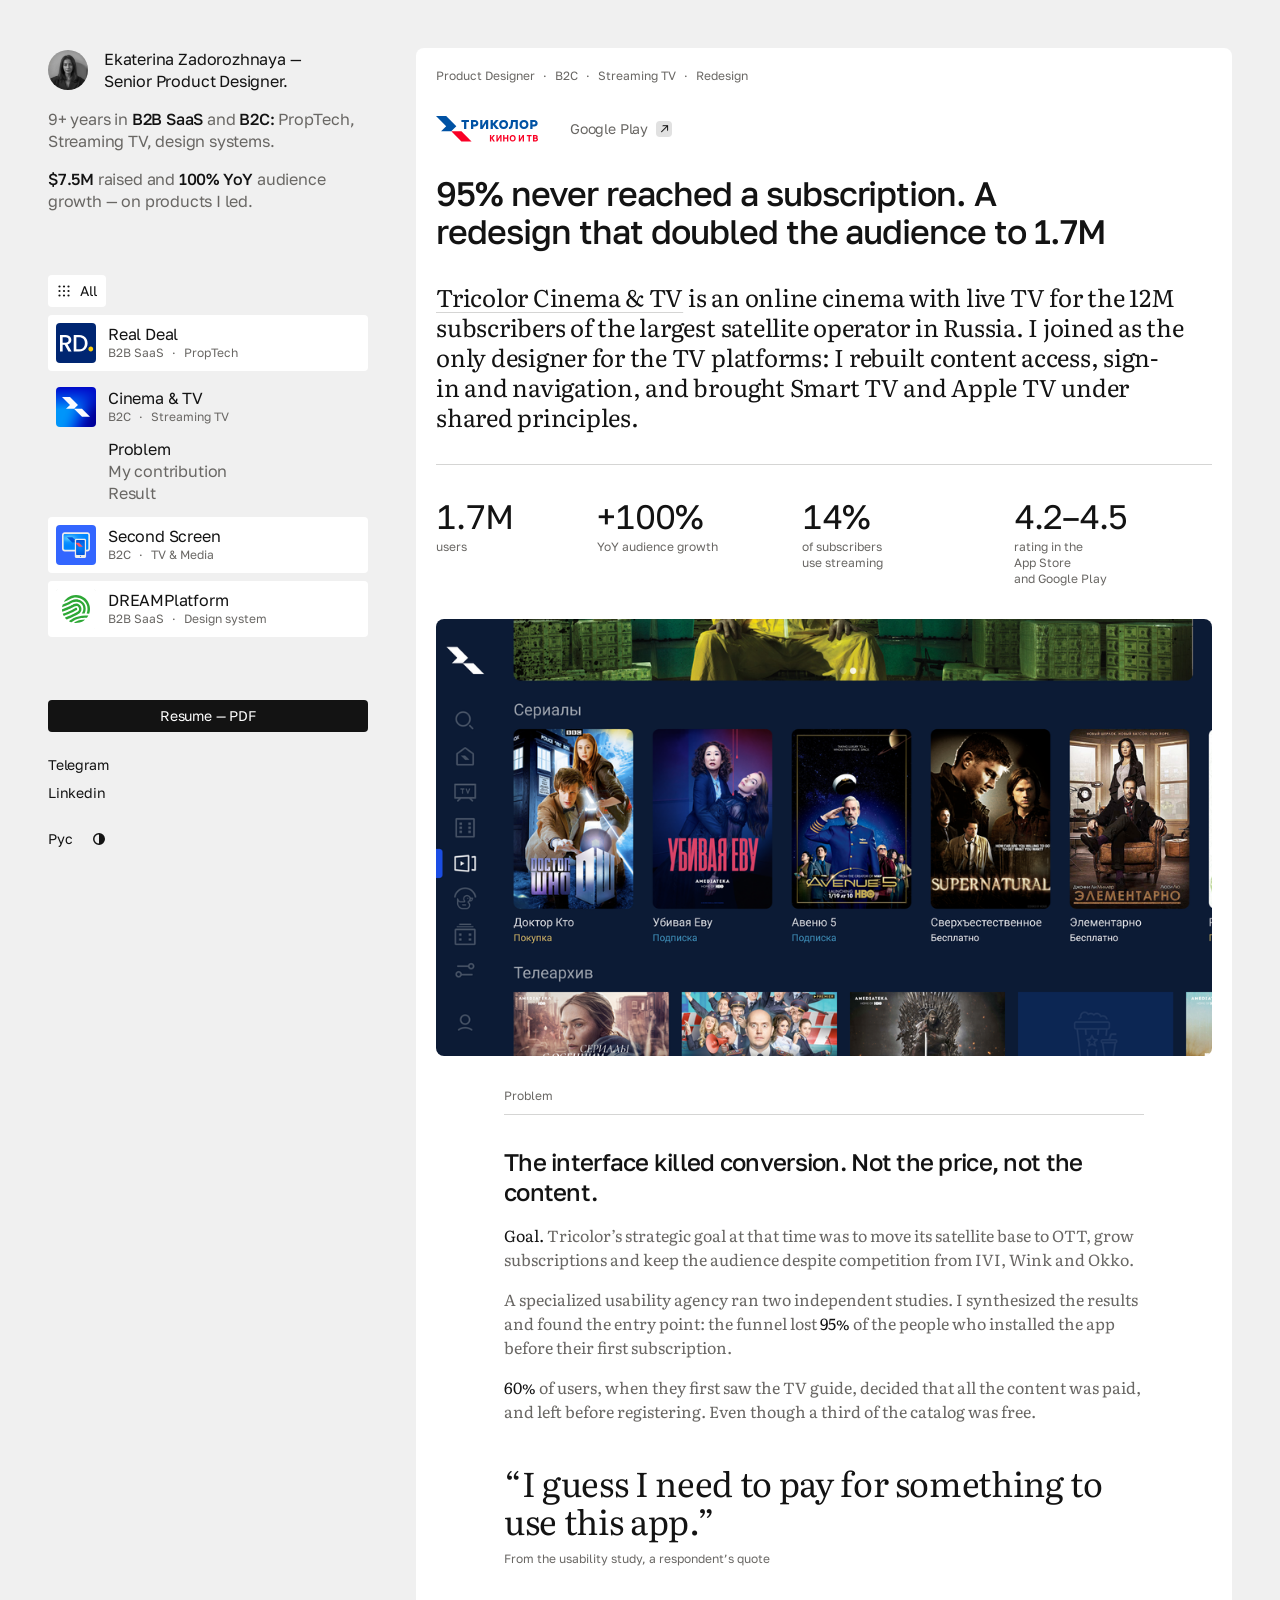
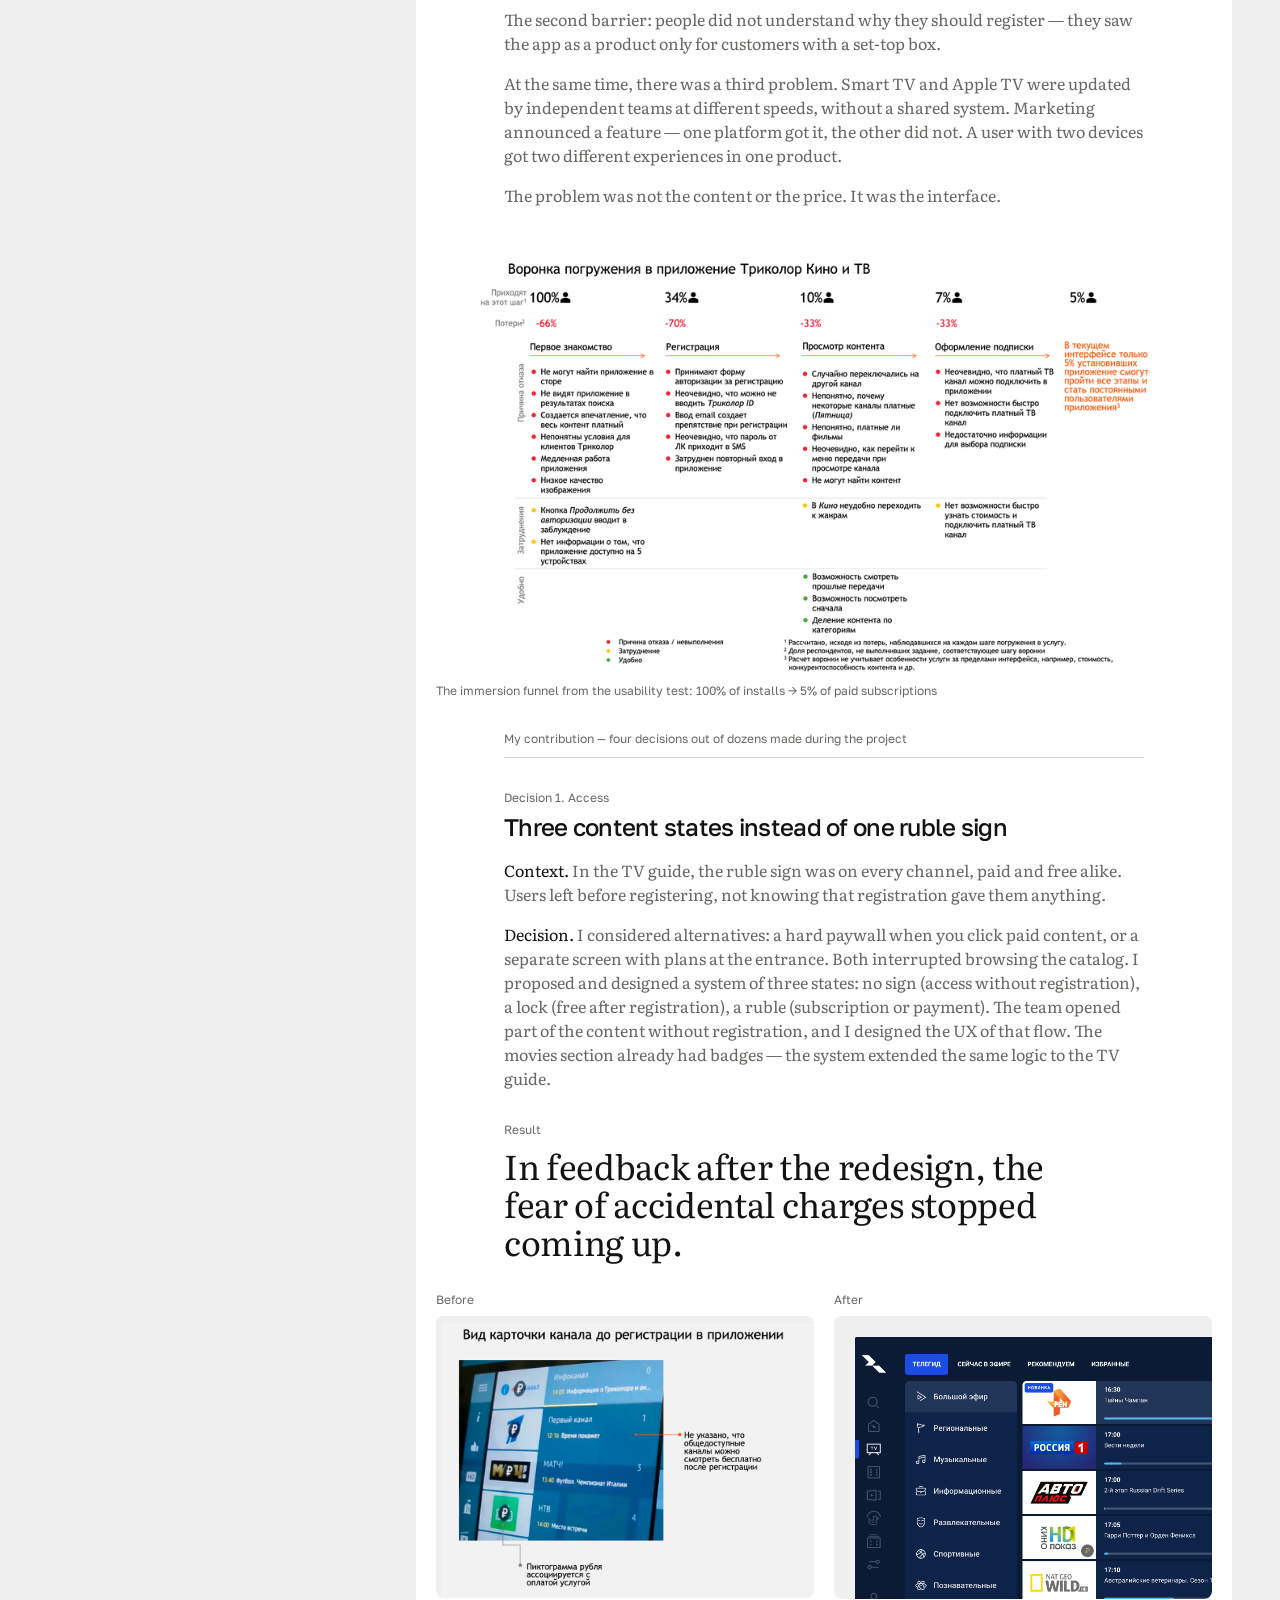
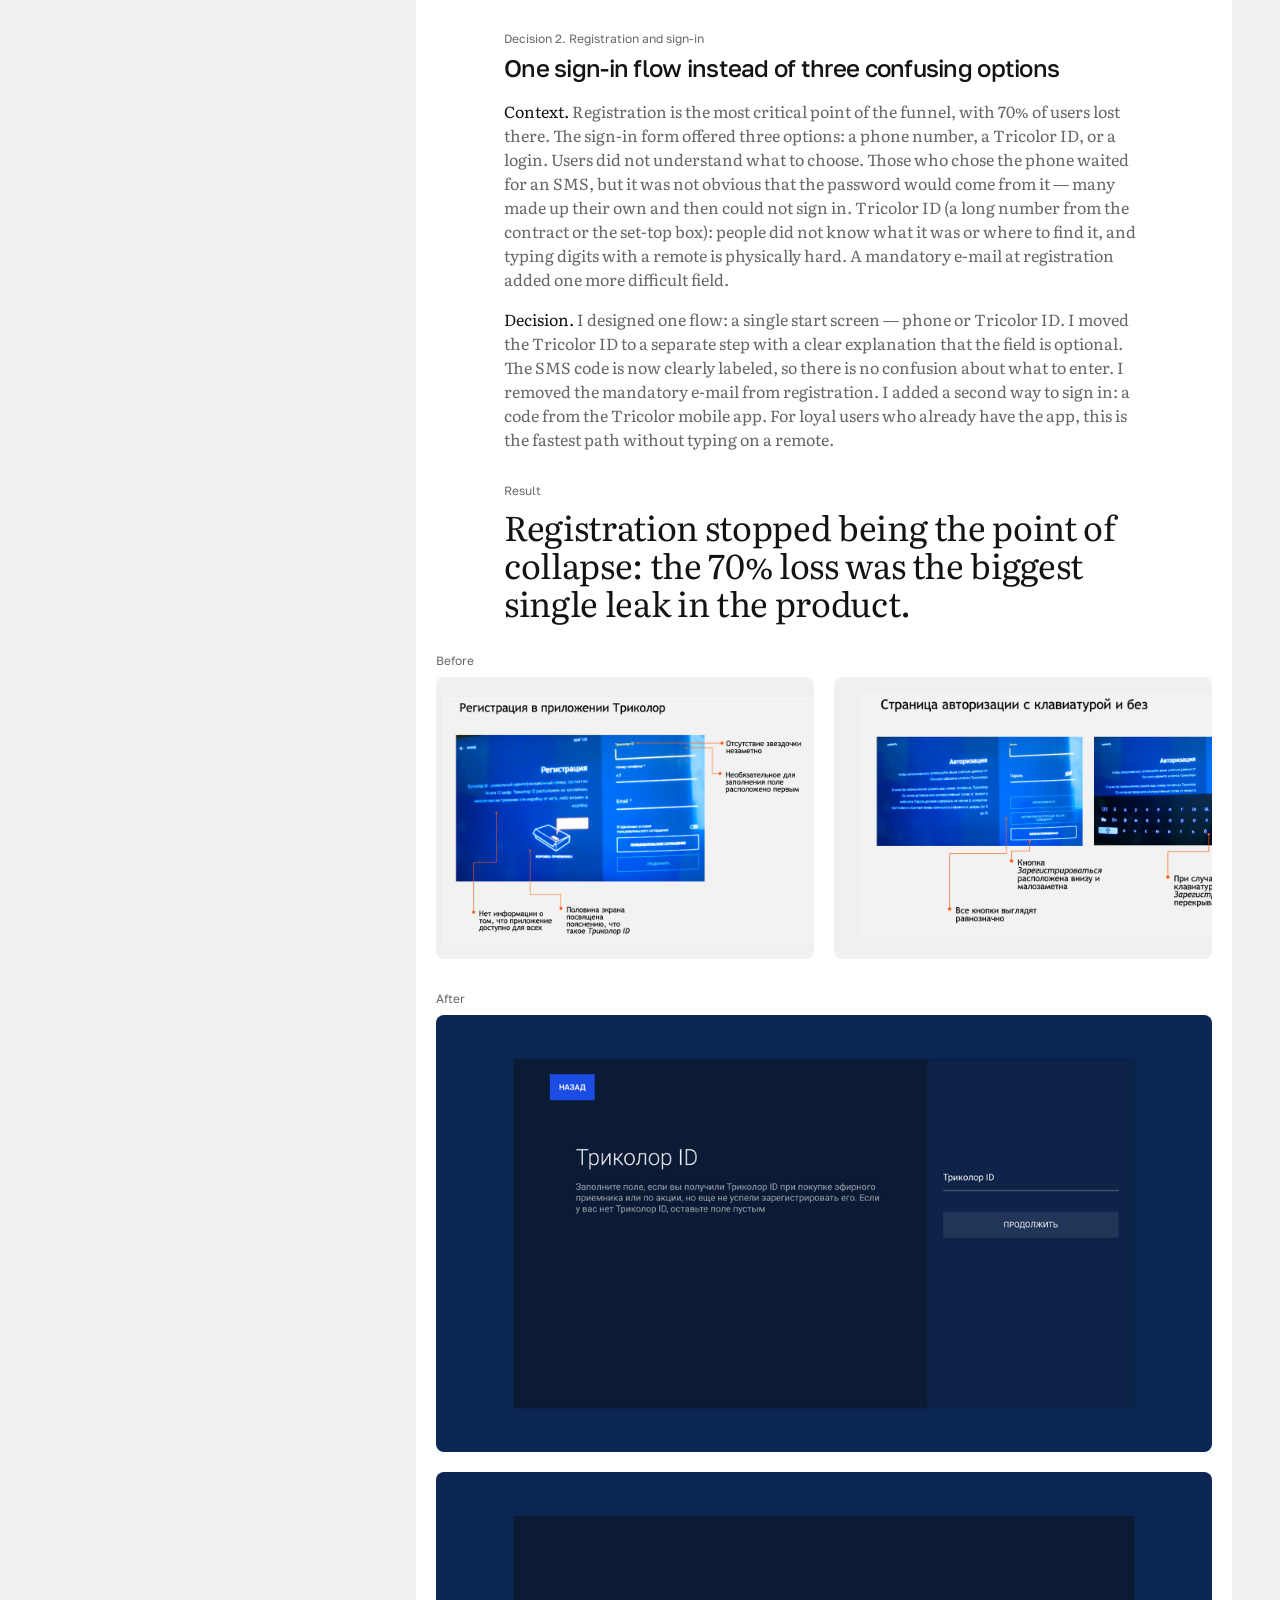
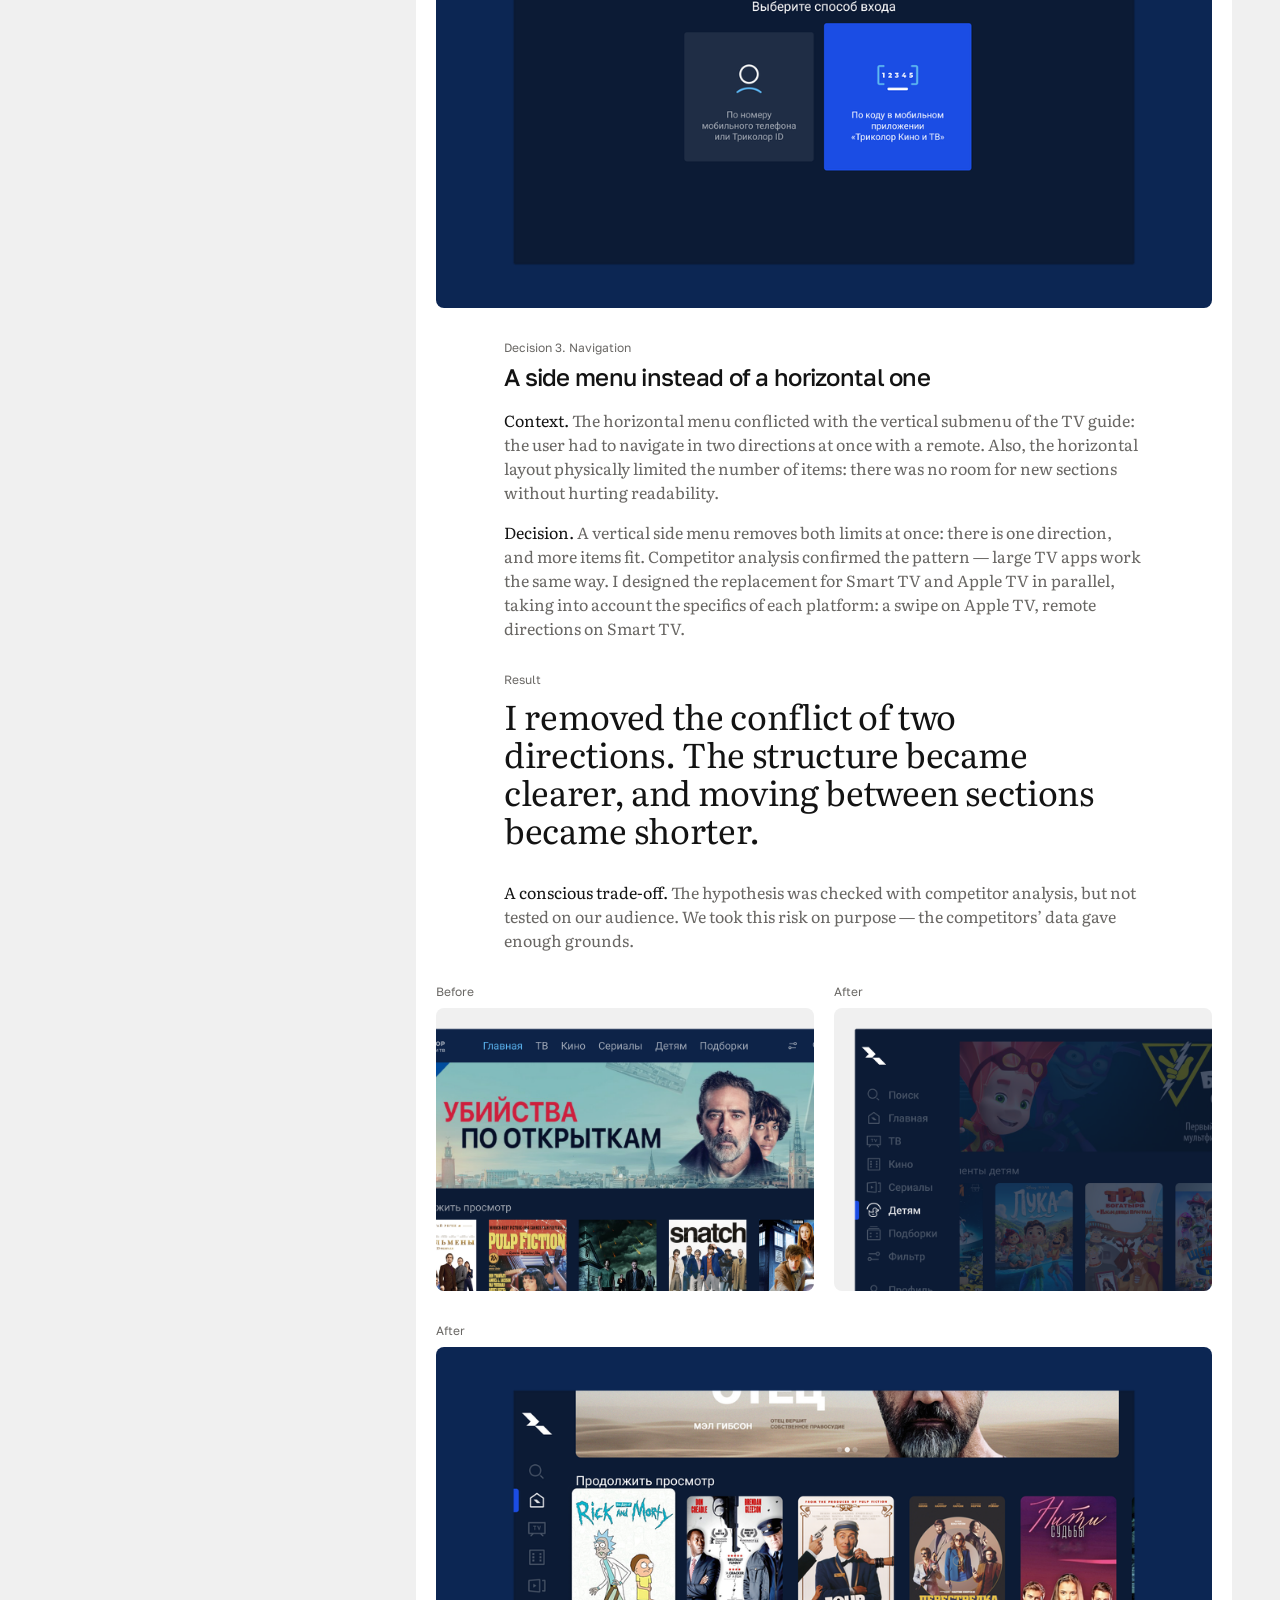
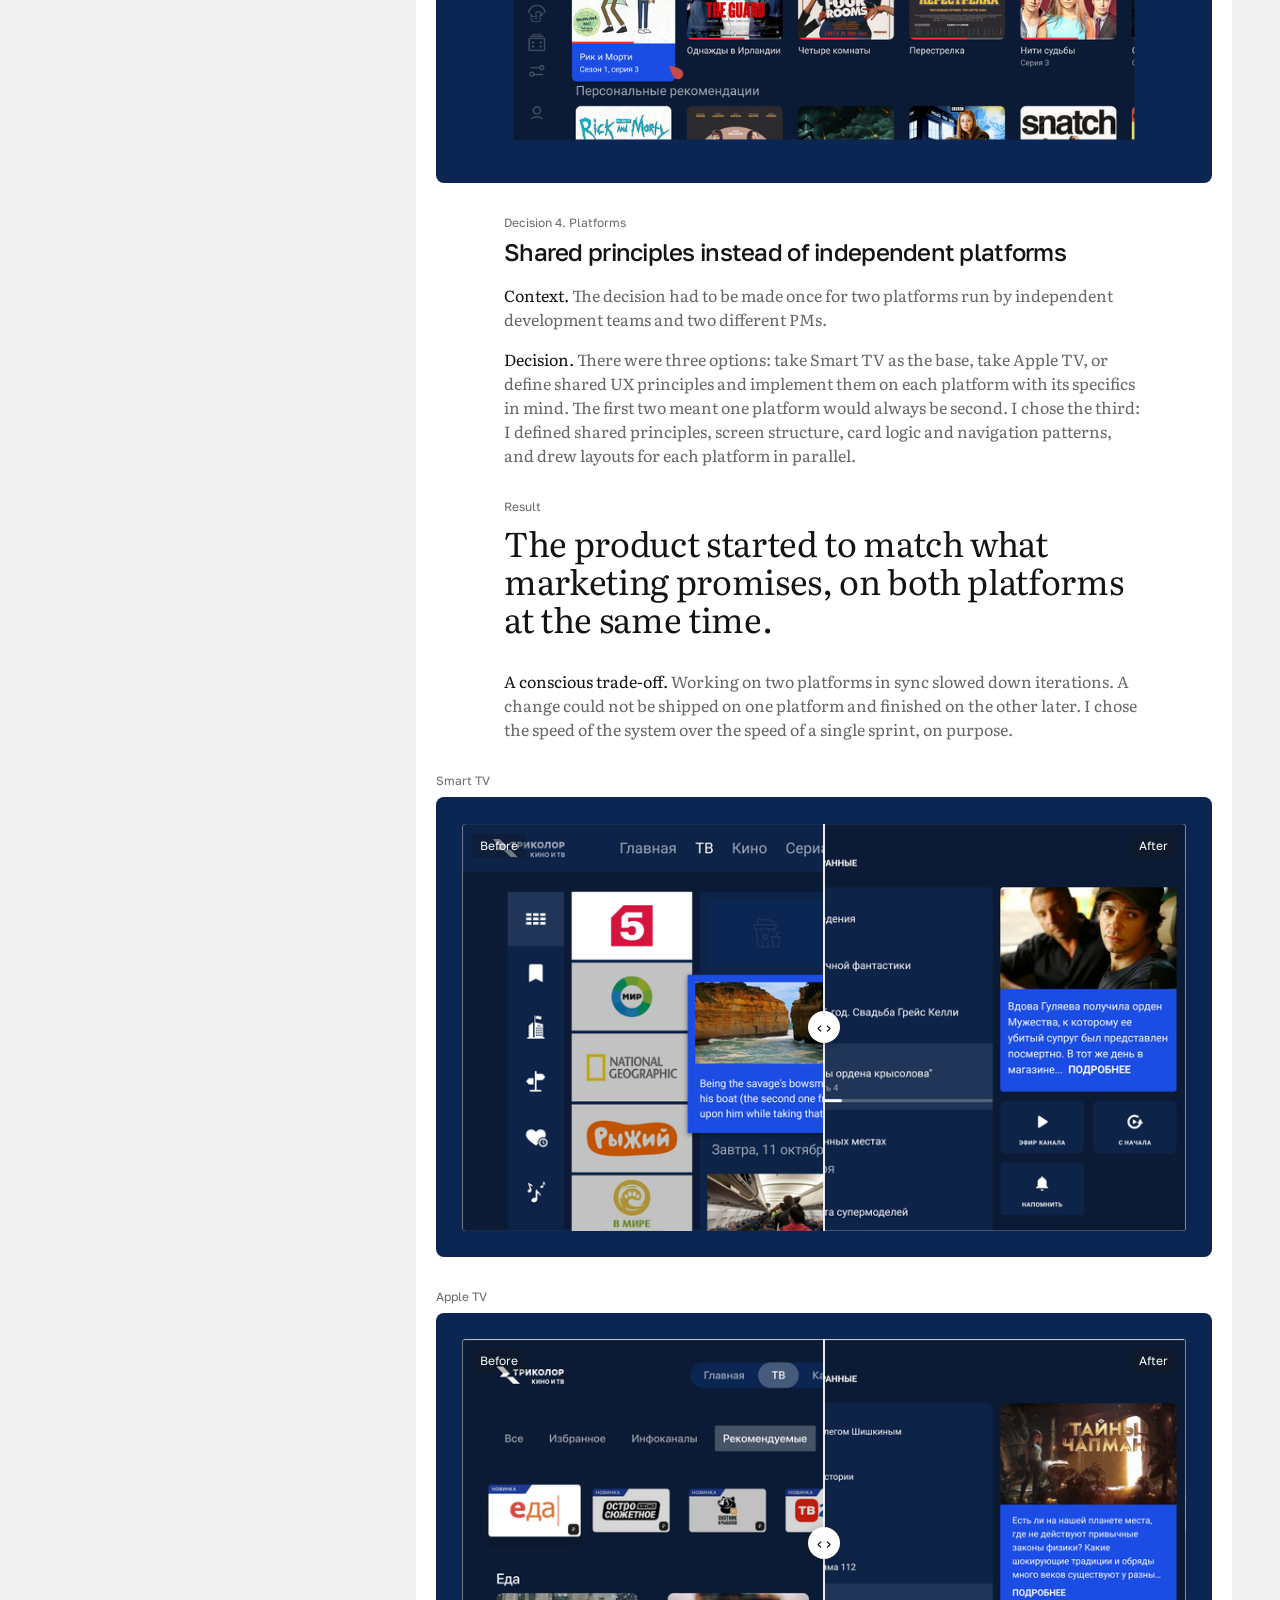
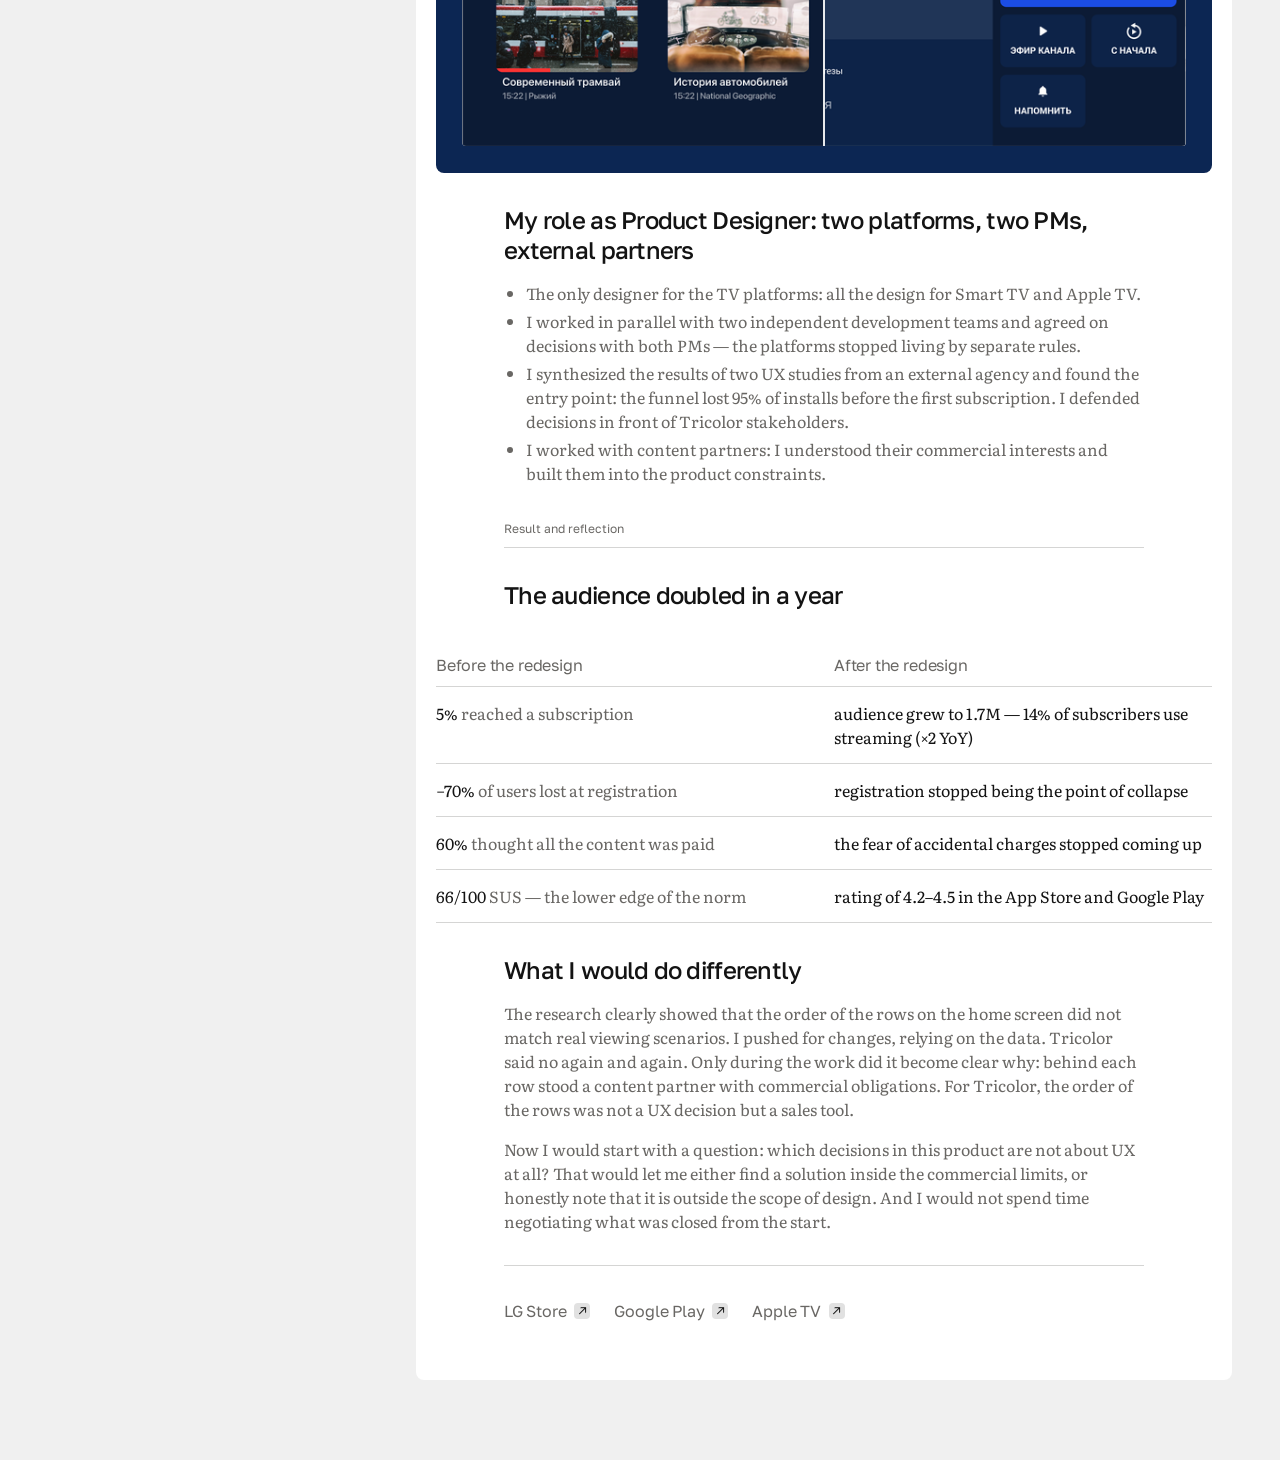
<file: en/kino-i-tv.html>
<!doctype html>
<html lang="en">
<head>
<meta charset="utf-8">
<meta name="viewport" content="width=device-width, initial-scale=1">

<!-- <<HEAD>> -->
<title>Tricolor Cinema &amp; TV — Ekaterina Zadorozhnaya</title>
<meta name="description" content="Tricolor Cinema &amp; TV case study: an online cinema redesign for a base of 12M subscribers. Product Designer: content access, sign-in, navigation, shared principles for Smart TV and Apple TV. The audience grew to 1.7M.">
<link rel="canonical" href="https://codedesign.ru/en/kino-i-tv">
<link rel="alternate" hreflang="ru" href="https://codedesign.ru/kino-i-tv">
<link rel="alternate" hreflang="en" href="https://codedesign.ru/en/kino-i-tv">
<link rel="alternate" hreflang="x-default" href="https://codedesign.ru/kino-i-tv">

<meta property="og:type"         content="article">
<meta property="og:url"          content="https://codedesign.ru/en/kino-i-tv">
<meta property="og:title"        content="2× audience, up to 1.7M">
<meta property="og:description"  content="An online cinema for a base of 12M subscribers. 95% never reached a subscription — the audience doubled in a year.">
<meta property="og:image"        content="https://codedesign.ru/og/og_kino.png">
<meta property="og:image:width"  content="1200">
<meta property="og:image:height" content="630">
<meta property="og:locale"       content="en_US">
<meta name="twitter:card"        content="summary_large_image">

<link rel="icon" href="/favicon.ico?v=3" sizes="any">
<link rel="apple-touch-icon" href="/apple-touch-icon.png?v=3">

<link rel="preconnect" href="https://fonts.googleapis.com">
<link rel="preconnect" href="https://fonts.gstatic.com" crossorigin>
<link rel="stylesheet" href="https://fonts.googleapis.com/css2?family=Golos+Text:wght@400;500&family=Literata:opsz,wght@7..72,400&display=swap">

<script>
(function(){try{var t=localStorage.getItem('theme');
if(t==='dark'||t==='light')document.documentElement.setAttribute('data-theme',t);}catch(e){}})();
</script>
<!-- <</HEAD>> -->

<style>
/* ═══════════════════════════════════════════════════════════════
   КЕЙС «ТРИКОЛОР КИНО И ТВ»

   Каркас, типографика и ритм листа — общие для внутренних страниц:
   BASE (колонка, токены) и CASE (лист кейса) вклеивает build.py.
   Здесь только то, чего нет у RealDeal: четыре метрики в шапке,
   два списка «до / после» и строка-итог под ними, ряд ссылок
   в конце. Текст — по kino-i-tv spec («кино-и-тв-контент_1.md»),
   кадры — серые заглушки с пропорцией из спеки; файлы придут позже.
   ═══════════════════════════════════════════════════════════════ */

/* <<BASE>> */
/* ═══════════════════════════════════════════════════════════════
   ОБЩАЯ ОСНОВА ДВУХ СТРАНИЦ
   Вклеивается в index.html и realdeal.html скриптом build.py.
   Править её внутри самих страниц нельзя — перезапишется.

   Раскладка — с макетов 2026-10-12: колонка слева, белый лист справа
   (лента на главной, текст на странице кейса). Правки совета внесены
   поверх, каждая помечена в комментарии. Здесь только то, чем пользуются
   обе страницы; правила одной страницы лежат в её <style>.
   ═══════════════════════════════════════════════════════════════ */

:root{
  color-scheme: light;

  /* ИМЕНА: группа = свойство, которое токен задаёт;
     имя = значение (у примитивов) или роль (у семантики).
     Совпадают с переменными в Figma один в один — сверка макета
     с вёрсткой идёт по одному словарю. Подробно: спека-цвет.md. */

  /* ШКАЛА НЕЙТРАЛЬНЫХ, названа по воспринимаемой светлоте L*.
     Шкала расширяется вставкой без переименования соседей.
     neutral-6 и neutral-90 работают в обеих темах, меняясь ролями.
     Тёплая нота R ≥ G ≥ B на 8, 12, 22, 44, 63, 85;
     чистый серый на 6, 18, 78, 90, 95, 100. */

  /* примитивы светлой темы */
  --neutral-6:   #131313;   /* L*  5.9  текст, заливка кнопки          */
  --neutral-18:  #2C2C2C;   /* L* 18.0  кнопка в наведении             */
  --neutral-44:  #696764;   /* L* 43.7  вторичный и проза              */
  --neutral-85:  #D5D5D4;   /* L* 85.2  линейка                        */
  --neutral-90:  #E1E1E1;   /* L* 89.5  светлая: заглушка; тёмная: текст и светлая заливка */
  --neutral-95:  #F0F0F0;   /* L* 94.8  фон                            */
  --neutral-100: #FFFFFF;   /* L*100.0  лист, текст на кнопке          */

  /* примитивы тёмной темы (спека-цвет.md, 2026-10-21) */
  --neutral-8:   #1A1818;   /* L*  8.5  фон страницы                   */
  --neutral-12:  #20201E;   /* L* 12.2  подложка кадра                 */
  --neutral-22:  #343433;   /* L* 21.7  линейка                        */
  --neutral-63:  #999795;   /* L* 62.6  вторичный и проза              */
  --neutral-78:  #C0C0C0;   /* L* 77.7  заливка в наведении            */

  /* ЦВЕТА ПРОДУКТОВ — правка совета №4.
     Было: тёмно-синий, почти чёрно-синий, зелёный, голубой —
     три оттенка одного цвета из четырёх. При размытии
     различался только зелёный, то есть система работала
     на одном элементе из четырёх.

     Стало: четыре разных семейства, разведённые и по тону,
     и по светлоте — чтобы набор читался и в оттенках серого,
     и при дальтонизме, где цвет один не справляется.
     Светлота специально разная: 31 / 44 / 52 / 58.

     Одинаковы в обеих темах: это временные плашки под настоящие
     логотипы, которые от темы не зависят. В семантический слой
     не заводить — иначе их потянет развести по режимам. */
  --brand-realdeal:      #2F5AD9;   /* RealDeal      — синий,     L44 */
  --brand-kino-i-tv:     #B0308C;   /* Кино и ТВ     — маджента,  L52 */
  --brand-design-system: #14532D;   /* DREAMPlatform — зелёный,   L31 */
  --brand-second-screen: #DE5B1C;   /* Второй экран  — оранжевый, L58 */

  /* ПОЛЕ КАДРА С КАЛЬКУЛЯТОРОМ на главной — ТЗ вставки макетов, 2026-10-10:
     Accent/Info #1268EC на 15% поверх белого. Файл макета приходит
     с прозрачным полем, цвет даёт плашка. Один потребитель
     (.frame--field), от темы не зависит; в семантику не заводить. */
  --brand-realdeal-field: #DBE8FC;
  /* Сплошная подложка кадра с графиками на странице кейса — макет
     2026-10-10: Accent/Info #1268EC. Один потребитель (.shot__frame--accent). */
  --brand-realdeal-accent: #1268EC;
  /* Подложка кадров 16:9 на странице «Кино и ТВ» — тёмно-синий #0C2653,
     тон самого интерфейса ТВ-приложения (запрос автора 2026-10-12): поля
     вокруг кадров и шторок сливаются с экраном. Два потребителя
     (.shot__frame--navy, .cmpx), от темы не зависит; в семантику не заводить. */
  --brand-kino-i-tv-field: #0C2653;
  /* Подложка кадра «ленты» (kino_hero_lines) в карточке на главной — тот же
     синий, но темнее: #0C1B35 (запрос автора 2026-10-12). Один потребитель
     (.frame--navy-dark). */
  --brand-kino-i-tv-field-dark: #0C1B35;
  /* Подложка кадров DREAMPlatform — зелёный #57B035, акцентный цвет самой
     системы (запрос автора 2026-10-15). Сплошной: кадры главной
     (.frame--green) и DREPLUS на странице кейса (.shot__frame--green). От темы не зависит; в семантику
     не заводить. */
  --brand-design-system-field: #57B035;
  /* Подложки кадров «Второго экрана» (запрос автора 2026-10-20), сплошные,
     от темы не зависят; в семантику не заводить:
       -field      #668CFF — обложки (кейс и два кадра главной) и кадр тёмной темы;
       -field-soft #E9EEFB — светлые Android-экраны: MVP и «до» редизайна;
       -field-deep #3366FF — «после» редизайна и два кадра iOS-телегида. */
  --brand-second-screen-field: #668CFF;
  --brand-second-screen-field-soft: #E9EEFB;
  --brand-second-screen-field-deep: #3366FF;

  /* СЕМАНТИКА — десять ролей. Компонент обращается только к ним:
     примитив или литерал в правиле компонента не переключается темой.
     --text-primary и --bg-inverse сегодня совпадают по значению,
     но это два независимых решения: цвет текста и заливка кнопки.
     Наведение сдвигает заливку к середине шкалы: кнопка на 12
     пунктов L*, карточка на 2. */
  --text-primary:      var(--neutral-6);    /* заголовки, числа, активный якорь, выделение в прозе */
  --text-secondary:    var(--neutral-44);   /* проза, подписи, метастроки, шапки таблиц */
  --text-inverse:      var(--neutral-100);  /* текст на заливке --bg-inverse */
  --bg-page:           var(--neutral-95);   /* фон страницы */
  --bg-surface:        var(--neutral-100);  /* лист кейса, карточки кейсов в колонке */
  --bg-inverse:        var(--neutral-6);    /* заливка кнопки резюме */
  --bg-inverse-hover:  var(--neutral-18);   /* кнопка резюме при наведении */
  --bg-placeholder:    var(--neutral-90);   /* место под макет, аватар, чипы схемы пути */
  --border-default:    var(--neutral-85);   /* разделители, строки таблиц, рамка ленты */
  --shot-plate:        var(--neutral-95);   /* подложка кадра на странице кейса: в светлой совпадает с фоном, в тёмной нет */

  --sans: 'Golos Text', system-ui, -apple-system, 'Segoe UI', Roboto, sans-serif;
  --serif: 'Literata', Georgia, 'Times New Roman', serif;

  /* СКРУГЛЕНИЯ — четыре токена, все кратны четырём.
     Было восемь литералов (1, 3, 4, 6, 7, 8, 10, 50%): 3 против 4 —
     одно фокус-кольцо, 6 против 7 — соседние элементы с разницей
     в пиксель. Следы правок, а не решения.
     999px, а не 50%: на квадрате даёт круг, на узкой полосе —
     скруглённые торцы, и его можно хранить числом в Figma. */
  --radius-4:    4px;     /* марка 12×12, кольца :focus-visible */
  --radius-8:    8px;     /* кнопка, чип, skip-link, лист, кадры, врезка */
  --radius-full: 999px;   /* аватар, торцы рельса активного якоря */

  --width-cover: 760px;   /* полоса: обложка, метрики, макеты во всю ширину */
  /* Колонка прозы считается от знаков, а не от пикселей.
     Цель — 68–72 знака в строке. При Literata 16 это 570.
     (При Golos 16 то же правило давало 640 — поэтому при смене
     гарнитуры число пересчитывается, а не переносится.) */
  --width-prose: 640px;   /* было 570; макет кейса 2026-10-10 */
  --width-wide:  860px;   /* таблица и схема пути — по центру листа */
  --width-rail:  clamp(248px, 25vw, 360px);   /* левая колонка; резиновая (ТЗ адаптив 2026-10-10), 360 с 1440 */

  /* РИТМ СТРАНИЦЫ — четыре ступени, все кратны 16. Шкала закрыта.
     Внутренние поля компонентов ей не подчиняются и токенов
     не получают: токен с одним потребителем бесполезен. */
  --space-16: 16px;    /* 1×   между любыми соседними блоками */
  --space-24: 24px;    /* 1.5× после выноса и цитаты */
  --space-32: 32px;    /* 2×   до и после линейки между кейсами в ленте (2026-10-10) */
  --space-48: 48px;    /* 3×   внутри обложки и после лида */
  --space-64: 64px;    /* 4×   между разделами и между кейсами */

  /* ПОЛЯ СТРАНИЦЫ — плавные, а не ступенчатые.
     Модель снята с rafaelcespedes.com: там ширина контейнера —
     фиксированное число (800px), а всё, что вокруг, выведено
     из него через clamp(мин, доля, макс). Скачок поля с 30 на 16
     на пороге заметен глазом; clamp убирает сам скачок. */
  --page-gutter: clamp(16px, 3.75vw, 60px);   /* 60 с 1600 и шире (макет главной 2026-10-10) */
}

/* ═══ ТЁМНАЯ ТЕМА (включена 2026-10-21, спека-цвет.md) ═══
   Подобрана под светлую по отношениям, а не выведена зеркально: лист
   темнее фона (утоплен), текст на листе 14.21 вместо 18.58, проза
   6.38 вместо 5.64, шаг лист↔фон 1.05. Светлая — по умолчанию;
   системная настройка не учитывается (решение автора 2026-10-21), тёмная
   включается только кнопкой и запоминается. Скрипт
   переключателя — в parts/head.html (выбор до отрисовки) и в
   parts/rail_foot.html (кнопка). */
:root[data-theme="dark"]{
  --text-primary:      var(--neutral-90);
  --text-secondary:    var(--neutral-63);
  --text-inverse:      var(--neutral-6);
  --border-default:    var(--neutral-22);
  --bg-page:           var(--neutral-8);
  --bg-surface:        var(--neutral-6);
  --bg-placeholder:    var(--neutral-18);
  --bg-inverse:        var(--neutral-90);
  --bg-inverse-hover:  var(--neutral-78);
  --shot-plate:        var(--neutral-95);   /* решение автора 2026-10-21: как в светлой (#F0F0F0); в спеке neutral-12 */
  color-scheme: dark;
}
/* ВОРДМАРКИ В ТЁМНОЙ ТЕМЕ (2026-10-21): у RealDeal, Триколора и DREAMPlatform рядом
   со светлым файлом лежит белый *-dark.svg (RealDeal и DREAMPlatform — тёмные части
   белые, цветные остаются; Триколор — целиком белый). Переключает кнопка темы.
   Второй экран синий и остаётся как есть. */
.logo-dark{ display: none !important; }
:root[data-theme="dark"] .logo-light{ display: none !important; }
:root[data-theme="dark"] .logo-dark{ display: block !important; }
*{ box-sizing: border-box; }

body{
  margin: 0;
  background: var(--bg-page);
  color: var(--text-primary);
  font-family: var(--sans);
  font-size: 14px;
  line-height: 20px;   /* интерфейсная ступень; проза и заголовки задают свой */
  /* ТРЕКИНГА НА BODY НЕТ НАМЕРЕННО. -.012em здесь вычислялся от 14px
     в −0.168px и наследовался абсолютным числом: 18 элементов на 12px
     получали −1.4% там, где по правилу ноль. Трекинг задаётся
     на каждом элементе своим стилем, по наследству не приходит. */
  -webkit-font-smoothing: antialiased;
}

.app{
  /* Макет 2026-10-12 при 1600: поля 60, колонка 360, зазор 60, лист
     начинается с x=480. Зазор и верхнее поле плавные, как и поля
     страницы. */
  max-width: 1680px; margin: 0 auto;
  padding: max(24px, var(--page-gutter)) var(--page-gutter) 80px;
  display: grid; grid-template-columns: var(--width-rail) minmax(0,1fr);
  gap: 0 clamp(24px, 3.75vw, 60px);
  align-items: start;
}

.skip{
  position: absolute; left: -9999px; top: 0;
  background: var(--bg-inverse); color: var(--text-inverse);
  font-size: 14px; line-height: 16px; letter-spacing: -.012em;
  padding: 10px 16px; border-radius: var(--radius-8); z-index: 9; text-decoration: none;
}
.skip:focus{ left: 12px; top: 12px; }

/* ═══════════════════ ЛЕВАЯ КОЛОНКА ═══════════════════
   Порядок один на обеих страницах (макеты 2026-10-12):
     кто я  →  список кейсов (по центру)  →  резюме и контакты.
   Колонка липкая, занимает высоту экрана за вычетом полей; резюме
   и контакты прижаты к нижнему полю. Если контент выше экрана —
   прокрутка внутри колонки (см. сжатие по высоте в конце файла). */
.rail{
  position: sticky; top: max(24px, var(--page-gutter));
  height: calc(100vh - 2 * max(24px, var(--page-gutter)));
  height: calc(100dvh - 2 * max(24px, var(--page-gutter)));   /* 100vh на мобильных — не высота экрана */
  overflow-y: auto;
  display: flex; flex-direction: column; gap: 24px;
  padding: 0;   /* макеты 2026-10-12: аватар на верхнем поле страницы, контакты на нижнем */
  scrollbar-width: thin;
}

/* ── кто я ── */
/* Макеты 2026-10-12: на обеих страницах колонка одинакова — аватар слева,
   имя и роль справа 16/22 (вес 400), ниже серой строкой сфера и строка
   про инвестиции. Прежний вариант главной (аватар над именем 24/30) заменён. */
.me{
  display: grid; grid-template-columns: 40px minmax(0,1fr); gap: 0 16px;
  align-items: center; max-width: 320px;   /* ширина текста колонки по макету */
}
.me__ava{
  width: 40px; height: 40px; border-radius: var(--radius-full);
  background: var(--bg-placeholder); overflow: hidden;
  display: block;
}
.me__ava img{ width: 40px; height: 40px; display: block; object-fit: cover; }
.me__who{
  font-size: 16px; line-height: 22px; font-weight: 400; letter-spacing: -.012em;
  color: var(--text-primary); margin: 0;
}
.me__who a{ color: inherit; text-decoration: none; display: inline-block; transition: color .18s ease-out; }
/* наведение — цвет, без подчёркивания (2026-10-10) */
.me__who a:hover{ color: var(--text-secondary); }
/* Сфера и строка про инвестиции — 16/22, серым; акценты «B2B SaaS», «B2C:»,
   «$7.5M», «100% YoY» — вес 500 и чернила (правка 2026-10-10). */
.me__span, .me__sum{
  grid-column: 1 / -1; margin: 16px 0 0;
  font-size: 16px; line-height: 22px; font-weight: 400; letter-spacing: -.012em;
  color: var(--text-secondary);
}
.me__span b, .me__sum b{ font-weight: 500; color: var(--text-primary); }

/* ── действие (резюме) ──
   Правка совета №3 отменена, и вот почему.
   Совет исходил из холодного трафика: человек пришёл из поиска,
   у него нет твоих контактов, поэтому чёрное пятно обязано вести
   в переписку. Но портфолио уходит вместе с откликом — адресат
   уже может ответить одним нажатием в своей почте. Ему нужно
   не «написать», а быстро забрать резюме. Кнопка «Написать»
   при этом дублировала Telegram и LinkedIn внизу колонки.
   Поэтому чёрное пятно снова на резюме, а контакты внизу
   остаются единственным местом, где живут адреса. */
.act{ display: flex; flex-wrap: wrap; gap: 8px; max-width: 320px; }   /* ширина колонки текста, как у .me и списка кейсов */
/* кнопка стоит внизу колонки над контактами (макет 2026-10-12) */
.act a{
  display: inline-flex; align-items: center; gap: 6px;   /* зазор знака и слова — 6 везде */
  font-size: 14px; font-weight: 400; letter-spacing: -.012em; line-height: 16px;
  /* макет: высота 32 (8+16+8), радиус 4, поля по бокам 12, без значка */
  text-decoration: none; border-radius: var(--radius-4); padding: 8px 12px; min-height: 32px;
  transition: background .18s ease-out;
}
.act__cv{ background: var(--bg-inverse); color: var(--text-inverse); flex: 1 1 100%; justify-content: center; }   /* на всю ширину колонки, как интро */
.act__cv:hover{ background: var(--bg-inverse-hover); }
.act a:focus-visible{ outline: 2px solid var(--text-primary); outline-offset: 3px; }

/* ── низ: контакты ──
   Строки «Открыта к предложениям» нет: портфолио уходит вместе
   с откликом, и адресату это уже известно. Статус нужен сайту,
   который ищут сами; этот — приносят. */
/* Низ колонки (макеты 2026-10-12): кнопка резюме и контакты одной группой,
   прижатой к нижнему полю; список кейсов между «кто я» и этой группой
   стоит по центру (.rail .tree). */
.rail__foot{ display: grid; gap: 20px; }
/* ПЕРЕКЛЮЧАТЕЛЬ ТЕМЫ — внизу колонки под контактами (спека-цвет.md §6).
   Круг, залитый наполовину; в тёмной теме повёрнут на 180°. */
.prefs__theme{
  display: inline-flex; gap: 6px; align-items: center; width: fit-content; min-height: 26px; min-width: 26px;   /* без подписи цель касания не меньше 26×26 */
  padding: 0; border: 0; background: none; cursor: pointer; font: inherit;
  font-size: 14px; line-height: 16px; letter-spacing: -.012em;
  color: var(--text-primary); transition: color .18s ease-out;   /* как ссылки контактов: чернила, на наведение — приглушённый */
}
.prefs__theme:hover{ color: var(--text-secondary); }
.prefs__theme:focus-visible{ outline: 2px solid var(--text-primary); outline-offset: 3px; border-radius: var(--radius-4); }
.prefs__theme svg{ width: 12px; height: 12px; flex: none; transition: transform .18s ease-out; }
:root[data-theme="dark"] .prefs__theme svg{ transform: rotate(180deg); }
/* ЯЗЫК — «Eng» / «Рус» слева от темы, одной группой (.prefs). Ссылка на ту же страницу
   другой версии (/en/…). Начертание как у ссылок контактов. */
.prefs{ display: flex; align-items: center; gap: 20px; }
.prefs__lang{
  display: inline-flex; align-items: center; min-height: 26px;
  font-size: 14px; line-height: 16px; letter-spacing: -.012em;
  color: var(--text-primary); text-decoration: none; transition: color .18s ease-out;
}
.prefs__lang:hover{ color: var(--text-secondary); }
.prefs__lang:focus-visible{ outline: 2px solid var(--text-primary); outline-offset: 3px; border-radius: var(--radius-4); }
.hire{ display: grid; gap: 8px; }
.hire__links{ display: grid; gap: 2px; }
.hire__links a{
  font-size: 14px; line-height: 16px; letter-spacing: -.012em;   /* 14/16 (стиль «Link») по просьбе автора 2026-10-20; 2026-10-11 было 16/22 */
  color: var(--text-primary); text-decoration: none;
  display: inline-flex; gap: 6px; align-items: center; width: fit-content;
  min-height: 26px;
}
.hire__links a{ transition: color .18s ease-out; }
/* наведение — цвет, без подчёркивания (2026-10-11): чернила → приглушённый тон */
.hire__links a:hover{ color: var(--text-secondary); }
.hire__links a:focus-visible{ outline: 2px solid var(--text-primary); outline-offset: 3px; border-radius: var(--radius-4); }

/* перенос строки только на телефоне: переносы интро — как на макете iPhone 17 */
.br-m{ display: none; }

/* неразрывное сочетание в заголовках: «онлайн-сделок» не рвётся по дефису */
.nw{ white-space: nowrap; }
/* ЗНАК КЕЙСА В КОЛОНКЕ — квадрат из SVG (в колонке различить четыре кейса
   нужно до чтения, поэтому он крупный); цвет плашки остаётся запасным,
   пока файл не загрузился. Вордмарк на главной — `.mark` в index.html. */
.logo{
  width: 40px; height: 40px; border-radius: var(--radius-4); flex: none;   /* радиус 4 — макет 2026-10-10, было 12 */
  background: var(--brand, var(--bg-inverse)) var(--sign, none) center / cover no-repeat;
}

[data-brand="design-system"]{ --brand: var(--brand-design-system); --sign: url("/img/logo/DRM.svg"); }
[data-brand="realdeal"]{ --brand: var(--brand-realdeal); --sign: url("/img/logo/RD.svg"); }
[data-brand="kino-i-tv"]{ --brand: var(--brand-kino-i-tv); --sign: url("/img/logo/Cinema.svg"); }
[data-brand="second-screen"]{ --brand: var(--brand-second-screen); --sign: url("/img/logo/SS.svg"); }
[data-brand="smart-home"]{ --brand: var(--bg-placeholder); --sign: url("/img/logo/SH.svg"); }

/* ═══ СПИСОК КЕЙСОВ В КОЛОНКЕ (обе страницы) ═══
   ОДНО СОСТОЯНИЕ — ОДНА ПОДЛОЖКА (решение автора 2026-10-12).
   Карточки кейса и плашка «Все» в покое белые (--bg-surface). При наведении
   и у текущего пункта подложка — тон страницы (--bg-page, #F0F0F0): карточка
   «уходит» в фон. Цвет текста не меняется. Так «где я сейчас» и «куда
   нажму» читаются одним сигналом — подложкой, а не цветом строки. */
.tree{ display: grid; gap: 8px; }
/* «Все» — первый пункт списка (макеты 2026-10-12). Белая плашка; при наведении
   и на главной, где это текущая страница, — тон страницы. Как карточки кейсов. */
.all{
  display: inline-flex; align-items: center; gap: 10px; width: fit-content;
  min-height: 32px; padding: 0 9px 0 10px; border-radius: var(--radius-4);
  font-size: 14px; line-height: 16px; letter-spacing: -.012em;
  color: var(--text-primary); text-decoration: none;
  background: var(--bg-surface);
  transition: background .18s ease-out;
}
a.all:hover, .all[aria-current="page"]{ background: var(--bg-page); }
a.all:focus-visible{ outline: 2px solid var(--text-primary); outline-offset: 3px; }
.all svg{ width: 12px; height: 12px; flex: none; }

/* свёрнутые — карточки */
.row--flat{
  display: block; text-decoration: none;
  background: var(--bg-surface); border-radius: var(--radius-4); padding: 8px;   /* макет 2026-10-10: радиус 4, карточка 56 */
  transition: background .18s ease-out;
}
/* Четвёртый кейс «Умный дом» — в работе: та же карточка без ссылки,
   весь блок на 30% (макет 2026-10-10). Нажимать не на что. */
.row--soon{ opacity: .3; cursor: default; }
/* разделитель в строках «роль · сфера» — шире пробела, как на макете */
.sep{ margin: 0 5px; }

/* шапка строки: знак 40 слева, имя и сфера столбиком справа */
.row__id{
  display: grid; grid-template-columns: 40px minmax(0,1fr);
  align-items: center; gap: 12px;
}
.row__name{
  font-size: 16px; font-weight: 400; line-height: 18px;
  letter-spacing: -.012em; color: var(--text-primary);
}
.row--flat{ color: var(--text-primary); }
/* наведение на карточку — подложка в тон страницы (2026-10-12), текст не
   меняется. «В работе» не нажимается — подложка остаётся белой. */
.row--flat:hover{ background: var(--bg-page); }
.row--soon:hover{ background: var(--bg-surface); }
.row--flat:focus-visible{ outline: 2px solid var(--text-primary); outline-offset: 3px; }
.row em{
  display: block; font-style: normal; font-size: 12px; line-height: 16px;
  letter-spacing: 0; color: var(--text-secondary);
}

/* ═══ МЕТРИКИ — один компонент на обе страницы ═══ */
.metrics{
  display: flex; flex-wrap: wrap; gap: 16px 56px;
  margin: 0; padding: 0; list-style: none;
}
.metrics div{ display: grid; gap: 4px; min-width: 0; }
.metrics dt{
  font-size: 24px; font-weight: 400; line-height: 30px;
  letter-spacing: -.03em; color: var(--text-primary);
  font-variant-numeric: tabular-nums; white-space: nowrap;
}
.metrics dd{
  margin: 0; font-size: 12px; line-height: 16px; color: var(--text-secondary); letter-spacing: 0;
}

/* СПИСОК КЕЙСОВ — по центру между «кто я» и низом колонки, карточки до 320
   (на обеих страницах, макеты 2026-10-12). */
.rail .tree{ margin: auto -3px; padding: 3px; max-width: 326px; }
/* Интро и резюме с контактами не прячутся ни на какой высоте экрана:
   если колонка не помещается, прокручивается список кейсов между ними.
   Поля 3px — чтобы рамка фокуса карточек не обрезалась. */
@media (min-width: 801px){
  .rail .tree{ min-height: 0; overflow-y: auto; scrollbar-width: thin; }
}
/* «Умный дом» — карточка без ссылки; на невысоком экране она только отнимает
   место у настоящих кейсов и выглядит обрезанной, поэтому здесь её нет. */
@media (min-width: 801px) and (max-height: 940px){
  .rail .row--soon{ display: none; }
}

/* ПОРОГ СХЛОПЫВАНИЯ — 800 (ТЗ адаптив 2026-10-10; прежний 1140 заменён).
   Колонка резиновая, clamp(248, 25vw, 360), и отдаёт пиксели вместе
   с листом, поэтому сворачивать её раньше 800 незачем: ниже 800
   колонка оставляла бы листу меньше, чем он получает без неё.
   Четыре режима: 1141+ — колонка полная; 801–960 — сжатая;
   800 и ниже — шапка с меню, на главной под ней «кто я» с резюме. */
@media (min-width: 801px) and (max-width: 960px){
  :root{ --width-rail: clamp(200px, 22vw, 248px); }
  .app{ gap: 0 24px; }
  .rail .row__id em{ display: none; }   /* подзаголовки кейсов не влезают */
}
/* Колонка уже ~260 (до 1040): имя с ролью рядом с аватаром ломалось на 3–4 строки.
   Здесь аватар над именем, текст на всю ширину колонки. */
@media (min-width: 801px) and (max-width: 1040px){
  .me{ grid-template-columns: 1fr; }
  .me__ava{ margin-bottom: 16px; }
  .me__who{ grid-column: 1 / -1; }
}
@media (max-width: 800px){
  .app{ grid-template-columns: 1fr; gap: 24px; padding-top: 0; }
  /* Ниже 800 колонка сворачивается в «кто я» под липкой шапкой (.mbar):
     только на главной. На странице кейса её нет — имя и роль не повторяются
     над каждым кейсом, а кейсы, резюме и контакты лежат в меню (макеты
     iPhone 17, 2026-10-23). */
  .rail{ position: relative; top: auto; height: auto; max-height: none; overflow: visible;
         gap: 0; max-width: 760px; }
  .app--case .rail{ display: none; }
  .rail .tree, .rail .hire, .me__ava{ display: none; }   /* аватар живёт в шапке */
  /* ширина текста фиксирована (макет: 393 минус поля 16), переносы — по макету */
  .me{ grid-template-columns: 1fr; max-width: 361px; }
  .br-m{ display: inline; }
  .me__who{ grid-column: 1 / -1; }
  /* резюме слева, переключатель темы справа — одной строкой */
  .rail__foot{ display: flex; align-items: center; justify-content: space-between;
               gap: 16px; margin-top: 24px; }
  .rail__foot .act{ flex: none; max-width: none; }
  .rail__foot .act__cv{ flex: none; }
  /* переключатель темы — квадрат 32, как кнопки шапки */
  .prefs__theme{ width: 32px; height: 32px; min-width: 32px; min-height: 32px;
                 justify-content: center; border-radius: var(--radius-4);
                 background: var(--bg-placeholder); color: var(--text-primary); }
  .prefs__theme svg{ width: 14px; height: 14px; }
  /* язык — плашка той же высоты, слева от переключателя темы */
  .prefs{ gap: 8px; }
  .prefs__lang{ height: 32px; min-height: 32px; padding: 0 12px; justify-content: center;
                border-radius: var(--radius-4); background: var(--bg-placeholder); }
}

/* ШАПКА И МЕНЮ ТЕЛЕФОНА — 800 и ниже (макеты iPhone 17, 2026-10-23).
   Шапка липкая и всегда на экране: аватар слева, справа «CV» и меню.
   Меню — экран поверх страницы: кейсы карточками, резюме, контакты.
   В открытом меню в шапке остаётся одна кнопка (значок меняется). */
.mbar, .menu{ display: none; }
@media (max-width: 800px){
  .mbar{
    position: sticky; top: 0; z-index: 60; height: 72px;
    display: flex; align-items: center; justify-content: space-between;
    padding: 0 max(16px, var(--page-gutter)); background: var(--bg-page);
  }
  .mbar__ava{ display: block; width: 40px; height: 40px; border-radius: var(--radius-full);
              overflow: hidden; background: var(--bg-placeholder); }
  .mbar__ava img{ display: block; width: 40px; height: 40px; object-fit: cover; }
  .mbar__btns{ display: flex; gap: 8px; }
  .mbar__btn{
    box-sizing: border-box; width: 32px; height: 32px; padding: 0; border: 0;
    display: inline-flex; align-items: center; justify-content: center;
    border-radius: var(--radius-4); background: var(--bg-placeholder);
    color: var(--text-primary); font: inherit; font-size: 14px; line-height: 16px;
    letter-spacing: -.012em; text-decoration: none; cursor: pointer;
    transition: background .18s ease-out;
  }
  .mbar__btn:focus-visible{ outline: 2px solid var(--text-primary); outline-offset: 3px; }
  .mbar__btn svg{ width: 16px; height: 16px; }
  .mbar__menu .i-close{ display: none; }
  html.menu-open .mbar__menu .i-open{ display: none; }
  html.menu-open .mbar__menu .i-close{ display: block; }
  html.menu-open .mbar__ava, html.menu-open .mbar__cv{ visibility: hidden; }
  /* шапка 72, а кнопка меню кончается на 48: фон снимаем, чтобы первая карточка (отступ 62) не пряталась под ним */
  html.menu-open .mbar{ background: transparent; pointer-events: none; }
  html.menu-open .mbar__menu{ pointer-events: auto; }

  /* Меню — панель по высоте содержимого сверху, а не экран целиком:
     страница под ней видна, размыта и чуть осветлена. Нажатие мимо панели
     закрывает меню. */
  .menu{
    position: fixed; inset: 0; z-index: 59;
    background: color-mix(in srgb, var(--bg-page) 35%, transparent);
    backdrop-filter: blur(8px); -webkit-backdrop-filter: blur(8px);
  }
  .menu__panel{
    box-sizing: border-box; max-height: 100%; overflow-y: auto; overscroll-behavior: contain;
    display: flex; flex-direction: column;
    padding: 62px max(16px, var(--page-gutter)) 24px; background: var(--bg-page);
    border-radius: 0 0 var(--radius-8) var(--radius-8);
    box-shadow: 0 8px 24px rgba(0,0,0,.08);
  }
  html.menu-open{ overflow: hidden; }
  html.menu-open .menu{ display: block; animation: menu-in .18s ease-out; }
  @keyframes menu-in{ from{ opacity: 0; } to{ opacity: 1; } }
  .menu .tree{ gap: 8px; max-width: none; }
  .menu .logo{ width: 36px; height: 36px; }
  .menu .row__id{ grid-template-columns: 36px minmax(0,1fr); }
  /* текущий кейс — «в фоне страницы», как в колонке на десктопе */
  .menu .row--flat[aria-current="page"]{ background: transparent; }
  .menu__foot{ display: grid; gap: 24px; margin-top: 36px; }
  .menu .act{ max-width: none; }
  .menu .hire__links{ gap: 0; }
  .menu .hire__links a{ min-height: 32px; }
}
/* ТЕЛЕФОН — 480.
   Лист идёт во всю ширину экрана: поля страницы съедали 32px
   из 390, то есть десятую часть строки. Замер: с полями проза
   держит 38 знаков, без них — 44. Норма строки на телефоне
   35–45 знаков, и 38 — её нижний край.
   Приём снят с oimachi: на 390 у них боковое поле 7.2px. */
@media (max-width: 480px){
  .app{ padding-inline: 0; }
  /* поля страницы сняты ради ширины строки в листе — значит
     колонка обязана держать своё поле сама, иначе её карточки
     и контакты упираются в край экрана */
  .rail{ padding-inline: 16px; }
  /* метрики сеткой 2×2: три во flex-wrap ложились «две и одна» (ТЗ адаптив) */
  .metrics{ display: grid; grid-template-columns: repeat(2, minmax(0,1fr)); gap: 14px 20px; }
  .metrics dt{ white-space: normal; }   /* английские значения («#1 in the UAE») длиннее русских и в колонке 2×2 на 320 не помещались */
  /* Кегль метрики здесь не трогается: в ленте он изначально 24,
     а в кейсе спустился до 24 ещё на пороге 768. Правило, которое
     стояло на этом месте, ничего не меняло — осталось от прежней
     шкалы, где метрика была 28. */
}
/* КОЛОНКА ПО ВЫСОТЕ ЭКРАНА (2026-10-12). Макет рассчитан на экран ≈1084:
   «кто я» с интро, список кейсов (на странице кейса с якорями) и резюме
   с контактами занимают 680–760. Ниже колонка не помещается, и резюме
   с контактами уезжают за край — это главное действие, его не прячем.
   Поэтому сначала уходит строка про инвестиции, потом сфера; замер:
   главная помещается с 805, кейс — с 880 (со строкой сферы). */
/* порог по высоте — только с 801: ниже колонка уже не липкая */
@media (min-width: 801px) and (max-height: 720px){
  .rail{ gap: 18px; }   /* колонка плотнее: прокрутка внутри нужна реже */
  .rail__foot{ gap: 16px; }
  .row--flat{ padding-block: 4px; }   /* карточка 48 вместо 56 */
}
@media (prefers-reduced-motion: reduce){ *{ transition: none !important; animation: none !important; } }
/* <</BASE>> */

/* <<CASE>> */
/* ═══════════════════════════════════════════════════════════════
   ТОЛЬКО СТРАНИЦА КЕЙСА — якоря в колонке и зачёркнутые метрики
   Общее лежит в BASE.
   ═══════════════════════════════════════════════════════════════ */

/* ТЕКУЩИЙ КЕЙС В СПИСКЕ — карточка в тоне страницы (--bg-page), как при
   наведении на соседние, и с якорями разделов под именем (решение автора
   2026-10-12). Сверху 8: от плашки «Все» до знака 16; снизу 5 — до следующей
   карточки ≈ 20 от текста последнего якоря (макет 2026-10-12). */
.row--open{ padding: 8px 8px 5px; background: var(--bg-page); border-radius: var(--radius-4); }

/* ЯКОРИ ТЕКУЩЕГО КЕЙСА.
   ПРАВКА СОВЕТА №1: порядок 01 → 02 → 03 — как на странице. На макете
   2026-10-12 «Мой вклад» стоит первым; оставлен порядок страницы
   (решение автора). */
.toc{
  margin-top: 11px; padding-left: 52px;   /* 40 знак + 12 отбивка = по имени */
  display: grid; gap: 0;
}
.toc a{
  position: relative; min-height: 22px;   /* шаг 22 по макету 2026-10-12 */
  display: flex; align-items: center;
  font-size: 16px; line-height: 22px; letter-spacing: -.012em;
  color: var(--text-secondary); text-decoration: none;
  transition: color .18s ease-out;
}
/* область нажатия 26, а шаг строк 22: невидимое поле по 2 сверху и снизу */
.toc a::after{ content: ''; position: absolute; inset: -2px -8px; }
/* наведение — цвет, без подчёркивания (2026-10-11): серый якорь темнеет */
.toc a:hover{ color: var(--text-primary); }
/* активный якорь метится тоном, не весом: весов на сайте два, и 500 занят
   двумя заголовками. Рельса слева нет (макеты 2026-10-12): активный —
   чернила, остальные серые. */
.toc a[aria-current="true"]{ color: var(--text-primary); }
.toc a[aria-current="true"]:hover{ color: var(--text-secondary); }   /* активный — наоборот, как все чернильные ссылки */
.toc a:focus-visible{ outline: 2px solid var(--text-primary); outline-offset: 3px; border-radius: var(--radius-4); }

/* ПРАВКА СОВЕТА №1. На главной зачёркивание пропало, и метрика
   читалась как «60 18» — два числа без отношения между ними. */
.metrics s{ color: var(--text-secondary); text-decoration-thickness: 2px; margin-right: 10px; font-weight: 400; }
/* зачёркнутое число в текстовом слое читалось слитно:
   стрелка есть для скринридера и для копирования, но не видна */
.sr{
  position: absolute; width: 1px; height: 1px; padding: 0; margin: -1px;
  overflow: hidden; clip-path: inset(50%); white-space: nowrap; border: 0;
}

/* ═══ ПОВЕРХНОСТЬ КЕЙСА ═══ */
.paper{
  background: var(--bg-surface); border-radius: var(--radius-8);
  /* поля листа выведены из ширины экрана так же, как поля страницы */
  /* макет кейса 2026-10-10: поля листа 20 (было до 40), кадры во всю ширину */
  padding: 20px 20px 56px;
}

/* метастрока — самая верхняя строка листа */
.meta{
  margin: 0 0 var(--space-32); font-size: 12px; line-height: 16px;
  letter-spacing: 0; color: var(--text-secondary);
}

/* логотип продукта и выход к нему.
   ПРАВКА СОВЕТА №6: до этого в шапке стоял только текст «RealDeal»,
   и переход по цветному квадрату приводил на страницу без цвета. */
.top{
  display: flex; flex-wrap: wrap; align-items: center; gap: 8px 32px;
  margin: 0 0 var(--space-32);
}
/* вордмарк продукта вместо набранного имени (макет 2026-10-10) */
.top__logo{ display: block; height: 16px; width: auto; }
.top__link{
  font-size: 14px; line-height: 16px; letter-spacing: -.012em; color: var(--text-secondary); text-decoration: none;
  display: inline-flex; align-items: center; gap: 8px; min-height: 26px;
}
/* стрелка — в сером квадрате 16×16, как на макете */
.top__link i{
  font-style: normal; font-size: 12px; line-height: 16px; letter-spacing: 0;
  width: 16px; height: 16px; display: inline-grid; place-items: center;
  background: var(--bg-placeholder); border-radius: var(--radius-4); color: var(--text-primary);
}
.top__link{ transition: color .18s ease-out; }
/* наведение — цвет, без подчёркивания (2026-10-10) */
.top__link:hover{ color: var(--text-primary); }

h1.title{
  font-size: 34px; font-weight: 500; letter-spacing: -.03em; line-height: 38px;
  color: var(--text-primary); margin: 0 0 var(--space-32); max-width: 620px; text-wrap: balance;
}

/* ЛИД — АНТИКВА. Засечки в шапке ставятся сюда, а не в заголовок:
   заголовок обязан совпадать с заголовком того же кейса на главной,
   иначе один объект получает два лица. Лид в паре с ним свободен
   и по референсу именно он несёт первую засечку страницы.
   24 кегль, а не 30: он стоит под заголовком и не должен его перекричать. */
/* ═══ ВЫДЕЛЕНИЕ В ПРОЗЕ ═══
   ЧЕРНИЛА, а не цвет продукта. В своде записано: два тона текста и
   ни одного третьего — чернила для того, что должно выскочить,
   приглушённый для прозы. Синий был бы третьим тоном и сломал бы
   правило, которое держит всю страницу.

   У цвета продукта уже есть работа: он метит сам продукт — знак
   в колонке и подсветку активного якоря. Если тем же цветом метить
   ещё и результаты, один цвет получает два значения.

   Выделяется только РЕЗУЛЬТАТ — то, что изменилось благодаря решению.
   Не объём работы (11 интервью, 20+ презентаций, 25+ компонентов),
   не параметры системы (5 слоёв, 3D, 15 инвесторов) и не «было»
   (45–60 дней). Иначе выделение перестаёт что-либо значить.

   Жирного нет: вес держит структуру (заголовки, ключи), тон держит
   смысл. Подчёркивание остаётся признаком ссылки — поэтому выделение
   никогда не подчёркнуто. */
.hl{ color: var(--text-primary); }

.lede a{
  color: inherit; text-decoration: underline; text-decoration-thickness: 1px;
  text-underline-offset: 5px; text-decoration-color: var(--border-default);
}
.lede a:hover{ text-decoration-color: currentColor; }
.lede{
  font-family: var(--serif); font-size: 24px; font-weight: 400;
  line-height: 30px; letter-spacing: -.01em; color: var(--text-primary);
  margin: 0 0 var(--space-32); text-wrap: pretty;
}

.paper .metrics{
  margin: 0 0 var(--space-32); padding: var(--space-32) 0 0;
  border-top: 1px solid var(--border-default);
}
/* РАЗДЕЛЕНИЕ МЕТРИК ПО ТОМУ, НУЖЕН ЛИ ИМ КОНТЕКСТ.
   Наверху — то, что понятно без чтения: сумма раунда и «первая
   в стране». Внизу — то, что понятно только после кейса: срок,
   комиссии, физические шаги. «12+ → 0 шагов» в шапке занимала
   четверть самого дорогого места и ничего не сообщала.

   Срок повторяется намеренно: наверху сжат до «×3», внизу
   развёрнут в «45–60 → 12–18». Наверху обещание, внизу откуда оно.
   ×3 защищается при любой паре: 45→12 это ×3,75, 60→18 это ×3,33.

   Три колонки по 240, а не четыре по 172: на 172 подпись «первая
   онлайн-сделка с коммерческой недвижимостью в ОАЭ» занимала три
   строки против двух у соседей, и ряд был рваным по низу. */
.metrics--top{
  /* макет 2026-10-10: колонки по содержимому, зазор 84, подпись уже числа */
  display: flex; flex-wrap: wrap; gap: 20px 84px;
}
/* Число и подпись — столбик от верхней линии. Ячейка метрики растягивается
   на высоту ряда, и без align-content строки сетки делили лишнюю высоту
   поровну: однострочная подпись уезжала ниже двухстрочных соседей. */
.paper .metrics > div{ align-content: start; }
.metrics--top dt{ white-space: nowrap; }
.metrics--top dd{ max-width: 112px; }
/* Внутри кейса число крупнее, чем в ленте: на главной метрика стоит
   в списке из четырёх, здесь — одна. Тот же принцип, по которому
   заголовок кейса в ленте 24, а на своей странице 34. */
.paper .metrics dt{ font-size: 34px; line-height: 38px; }

.paper .shot--cover{ margin: 0; }   /* 32 до следующего раздела даёт сам раздел */

/* ИТОГОВЫЕ МЕТРИКИ — тот же компонент, что в шапке.
   Кейс открывается результатом и закрывается результатом:
   наверху — чем всё кончилось для бизнеса, внизу — что
   изменилось в самой сделке. Пересечение одно (срок),
   и внизу оно дано полным диапазоном.
   Два в ряд, а не четыре: «45–60 → 12–18» на 26 кегле
   в четверти полосы разрывается по строкам. */
.metrics--out{
  /* макет кейса 2026-10-10: четыре в ряд на 860, колонки по содержимому */
  display: grid; grid-template-columns: repeat(4, auto); justify-content: space-between;
  gap: 28px 32px;
  padding: var(--space-24) 0 0; border-top: 1px solid var(--border-default);
}
.metrics--out dt{ white-space: nowrap; }   /* четыре в ряд: число не рвётся (макет 2026-10-10) */
.metrics--out dd{ max-width: 150px; }
.metrics--out div:first-child dd{ max-width: none; }

/* ═══ РАСКЛАДКА КОНТЕНТА (мерка снята с oimachi/posts) ═══
   Два класса блоков, без третьего:
     проза — колонка 570, выровнена по центру полосы;
     медиа — во всю ширину полосы.
   Центрирование, а не прижатие влево: тогда кадр и текст
   делят одну ось, а не два разных правых края. */
.paper h2, .paper h3, .paper .t, .paper ul.list, .paper .quote, .paper .flow, .paper .sec__label, .paper .tag, .paper .res{
  max-width: var(--width-prose);
  margin-left: auto; margin-right: auto;
}

/* ОБЛОЖКА — по левому краю и шире колонки.
   Две оси на странице не случайность: верх — это витрина,
   её читают сканируя слева; всё, что ниже кадра, читают
   подряд — и там включается центрированная колонка. */
.paper .top, .paper .meta, .paper .metrics, .paper .metrics--top, .paper .metrics--out, .paper .title{
  max-width: var(--width-cover); margin-left: 0; margin-right: 0;
}
/* макет кейса 2026-10-10: линия и метрики шапки — на всю ширину листа,
   таблица — 860 по центру */
.paper .metrics.metrics--top{ max-width: none; }
.paper .metrics.metrics--out{
  max-width: var(--width-wide); margin-left: auto; margin-right: auto;
  /* линии над итоговыми метриками на макете нет — над ними уже линия
     последней строки таблицы (макет кейса 2026-10-10) */
  border-top: 0; padding-top: var(--space-16);
}
.paper .tbl{ max-width: var(--width-wide); margin-left: auto; margin-right: auto; }
/* ВЫНОС ЖИВЁТ В КОЛОНКЕ ПРОЗЫ, а не в полосе.
   Пробовали полосу 760: там Literata 34 даёт 37 знаков в строке
   против 28 в колонке. Но вынос при этом заводил третий левый
   край на странице и вопрос «почему этот блок шире соседних».
   Решение: вынос — тот же текст, набранный крупнее, а не другой
   блок. Одна ширина с прозой, отличие несёт только кегль. */
/* лид держит ширину полосы: на 24 кегле Literata это 56 знаков
   в строке — внутри нормы для крупного кегля. Отдельного числа
   под лид нет, ширин на странице три, а не четыре. */
.paper .lede{ max-width: 800px; margin-left: 0; margin-right: 0; }   .paper .lede{ margin-left: 0; margin-right: 0; }
.paper .top{ max-width: none; }

/* единый ритм: один и тот же промежуток между всеми блоками.
   Над заголовком не больше, чем под ним — иерархию держат
   кегль, вес и цвет, а не пустота. */
.paper h2, .paper h3, .paper .t, .paper ul.list, .paper .quote, .paper .flow, .paper .res, .paper .shot, .paper .shots2, .paper .shots-lead, .paper .tbl{
  margin-top: 0; margin-bottom: var(--space-16);
}
/* 1.5r после выноса — единственное исключение в ритме */
.paper .quote, .paper .res{ margin-bottom: var(--space-24); }

/* ВЫНОСНОЕ УТВЕРЖДЕНИЕ
   Замер oimachi: 54 блока, антиквой набраны 7 — 13%.
   Акцент работает потому, что это чужая гарнитура среди своей:
   крупная антиква посреди антиквы остаётся той же фактурой.
   Здесь вынос несёт суждение — фразу, где принято решение;
   результаты уже стоят в заголовках. */

.paper .sec > *:last-child{ margin-bottom: 0; }

/* РИТМ ВНУТРИ ЛИСТА — правило автора 2026-10-10:
   между блоками 32, внутри текста 16. Делается отступом сверху от
   предыдущего соседа, а не снизу у каждого блока: так не бывает
   двойных промежутков и не надо помнить исключения.
   Исключения только два: ярлык «Решение N» и его заголовок — одна
   пара (6), и заголовок с его текстом — 16, как строки внутри текста. */
.paper .shot--cover{ margin-bottom: 0; }   /* до первого раздела 32 даёт сам раздел */
.paper .sec > *{ margin-top: 0; margin-bottom: 0; }
.paper .sec > * + *{ margin-top: var(--space-32); }
.paper .sec > .tag + h3{ margin-top: 6px; }
.paper .sec > h3 + .t, .paper .sec > h3 + ul.list, .paper .sec > .t + .t{ margin-top: var(--space-16); }

/* ═══ РАЗДЕЛЫ ═══ */
.sec{ padding-top: var(--space-32); scroll-margin-top: 24px; }   /* макет 2026-10-10: между разделами 32, было 64 */
.sec__label{
  font-size: 12px; font-weight: 400; letter-spacing: 0; line-height: 16px;
  color: var(--text-secondary); margin: 0 auto var(--space-16);
  padding-bottom: 10px; border-bottom: 1px solid var(--border-default);
}
/* Метка раздела — теперь <h2>: структура документа должна
   совпадать с тем, что видит глаз. Общий стиль h2 перебиваем. */
.paper h2.sec__label{
  font-size: 12px; line-height: 16px; font-weight: 400;
  letter-spacing: 0; color: var(--text-secondary); text-wrap: wrap;
}

/* Ярлык решения — та же ступень, что метка раздела, но без линейки:
   четыре слова дают структуру раздела с одного взгляда.
   В оригинале это была нумерация «1. Стратегия», и она работала. */
.paper .tag{ margin-bottom: 6px; }
.tag{
  font-size: 12px; font-weight: 400; letter-spacing: 0; line-height: 16px;
  color: var(--text-secondary); margin: 0 auto 6px;
}

h2{
  font-size: 24px; font-weight: 500; letter-spacing: -.03em; line-height: 30px;
  text-wrap: balance;
}
h3{
  /* вес и тон на одном кегле с прозой не держат разницу:
     заголовки решений стоят на 24 — ступень выше тела */
  font-family: var(--sans); font-size: 24px; font-weight: 500;
  letter-spacing: -.03em; line-height: 30px; color: var(--text-primary);
}

.t{
  /* ТЕЛО — АНТИКВА. Замер rafaelcespedes.com/Nucleus:
     тело модалки Newsreader 15.12/19.66 вес 300, сто процентов
     блоков антиквой; гротеск живёт только на главной.
     То есть у него не «антиква как акцент», а два регистра:
     главная сканируется гротеском, кейс читается антиквой.

     Здесь взят тот же принцип, но проза и структура разведены:
     всё, на что падает глаз при сканировании — заголовки, метки,
     метрики, подписи, трейдоффы — осталось гротеском. Антиквой
     набрано только то, что читают подряд. Рекрутер сканирует
     гротеск, дизайн-лид читает антикву, и им не мешает друг другу. */
  font-family: var(--serif); font-size: 16px; font-weight: 400;
  line-height: 24px; letter-spacing: 0; color: var(--text-secondary);
}
.t:last-child{ margin-bottom: 0; }
/* «Контекст.», «Решение.», «Результат.» и выводы в списках —
   это структура внутри прозы, а не сама проза. Поэтому гротеск
   и вес 500, а не заливка: маркер поверх строки резал верхние
   выносные и читался как след маркера на бумаге. */
/* выделение внутри антиквенной прозы — той же гарнитурой:
   гротеск в 15 кегле посреди антиквы читался как вставка из
   другого документа, а это просто ударное слово. */
.t b, ul.list b{
  font-family: var(--serif); font-weight: 400; color: var(--text-primary);
}

ul.list{
  font-family: var(--serif); font-size: 16px; line-height: 24px; letter-spacing: 0; color: var(--text-secondary);
  padding-left: 22px;
}
ul.list li{ margin-bottom: 4px; }
ul.list li::marker{ color: var(--text-secondary); }


/* цитата */
/* ВЫНОСНОЕ УТВЕРЖДЕНИЕ
   У oimachi крупная антиква — не один лид, а приём, который
   возвращается по тексту. Здесь он несёт суждение — фразу,
   где принято решение. Результаты уже стоят в заголовках,
   поэтому вынос не дублирует их, а добавляет то, что может
   сказать только автор. */
.quote{
  font-family: var(--serif); font-size: 34px; font-style: normal; line-height: 38px;
  letter-spacing: -.01em; color: var(--text-primary); padding: 8px 0; border: 0; text-wrap: pretty;
}
.quote footer{
  font-family: var(--sans); font-style: normal; font-size: 12px; line-height: 16px;
  color: var(--text-secondary); margin-top: 12px; letter-spacing: 0;
}

/* путь пользователя */
.flow{
  display: flex; flex-wrap: wrap; align-items: center; gap: 8px 10px;
  font-size: 14px; line-height: 16px; letter-spacing: -.012em;
}
.flow span{
  /* чип 8+16+8 = 32: ровно 4× и 25% к --radius-8. Поле по горизонтали
     12, а не 16: пять чипов со стрелками держатся в колонке 570 одной
     строкой, 16 добавляет 40px и ломает строку */
  padding: 8px 12px; background: var(--bg-placeholder); border-radius: var(--radius-8); white-space: nowrap;
}
.flow i{ font-style: normal; color: var(--text-secondary); font-size: 12px; line-height: 16px; letter-spacing: 0; }

/* ДРУГИЕ КЕЙСЫ В КОНЦЕ — только там, где колонка не липкая.
   Ниже 800 список кейсов уезжает на самый верх страницы (и из колонки
   убирается совсем): дочитавший до рефлексии оказывается в 11 000
   пикселей от него. Пока колонка сбоку, блок не нужен. */
.more{ display: none; }
@media (max-width: 800px){
  .more{ display: block; margin-top: var(--space-64); }
  .more__t{
    margin: 0 0 12px; font-size: 12px; line-height: 16px;
    letter-spacing: 0; color: var(--text-secondary);
  }
  .more .tree{ grid-template-columns: repeat(auto-fit, minmax(230px, 1fr)); }
}

/* ═══ МАКЕТЫ ═══ */
.shot{ margin: 0; }
.shot__frame{
  /* СОСТОЯНИЕ ЗАГРУЗКИ — полноценное состояние, его видит каждый.
     Заливка без рамки: два сигнала одной границы — грязь.
     Тон 90, а не 95: на белом листе 95 читается как пустота,
     а место под картинку должно читаться как занятое. */
  border-radius: var(--radius-8); aspect-ratio: 16/9;
  width: 100%;
  /* МАКЕТЫ ПОСТАВЛЕНЫ (ТЗ вставки, 2026-10-10). Файл приходит с прозрачным
     полем нужной пропорции, и цвет поля даёт плашка: --bg-page = #F0F0F0.
     Поэтому состояние загрузки теперь тот же тон, что поле готового
     кадра — вспышки другого серого при загрузке нет. Пропорция —
     из файла, инлайном на элементе; класс-модификаторы остались
     запасными. Ни поля страницы, ни тени, ни кадрирования. */
  background: var(--shot-plate); overflow: hidden;   /* светлая: neutral-95 = прежний --bg-page; тёмная: neutral-12 */
}
/* Подпись «Демо» / «MVP» стоит НАД кадром (2026-10-11), не под ним. */
.shot__cap.shot__cap--top{ margin: 0 0 8px; }   /* 8, как от схемы до её подписи; .shot__cap объявлен ниже — поэтому двойной класс */
.shot__frame picture{ display: block; width: 100%; height: 100%; }
.shot__frame img{ display: block; width: 100%; height: 100%; object-fit: fill; }
/* сплошная подложка кадров-полос с графиками, запросом на сделку и
   дашбордом — #1268EC по макету кейса 2026-10-10; карты и пары — серые */
.shot__frame--accent{ background: var(--brand-realdeal-accent); }

/* схема пути: 860 по центру листа (макет 2026-10-10) */
.paper .shot--wide{ max-width: var(--width-wide); margin-left: auto; margin-right: auto; }
.paper .shot--wide .shot__cap{ margin-left: 0; }
.flow--text{ display: none; }
.flow span small{
  display: block; font-size: 12px; line-height: 16px; letter-spacing: 0; color: var(--text-secondary);
}
@media (max-width: 620px){
  .flow-img{ display: none; }
  .flow--text{ display: flex; }
}
/* Подписи несут смысл, а не служебную роль: когда макеты станут
   настоящими, подпись — единственное, что объясняет кадр.
   Кегль 12 — общий для всех служебных строк страницы; отличие
   подписи несут отбивка 8px и положение под кадром, а не свой размер. */
.shot__cap{
  font-size: 12px; font-weight: 400; line-height: 16px; color: var(--text-secondary);
  margin: 8px 0 0; letter-spacing: 0;
}
.shots2{ display: grid; grid-template-columns: 1fr 1fr; gap: 20px; }

/* ТРИ ЭКРАНА В РЯД — по 293px на штуку: десктопный интерфейс
   в таком размере превращается в пятно. Стало: главный экран
   во всю полосу, два сопутствующих парой под ним. */
.shots-lead{ display: grid; gap: 20px; }
.shots-lead__pair{ display: grid; grid-template-columns: 1fr 1fr; gap: 20px; }
.shots-lead .shot{ margin: 0; }
.shots-lead > .shot .shot__frame{ aspect-ratio: 16/9; }
.shots-lead__pair .shot__frame{ aspect-ratio: 4/3; }

.shots2 .shot__frame{ aspect-ratio: 4/3; }


/* ВЫНОС НЕСЁТ РЕЗУЛЬТАТ
   Прежде крупной антиквой был набран трейдофф. Теперь — результат
   решения, и это смена адресата: трейдофф читает дизайн-лид,
   результат читают оба. Самое крупное в прозе достаётся тому,
   что должно дойти и до того, кто не дочитает.

   Трейдофф при этом не исчез — он стал рядовым абзацем
   с чернильным ярлыком. Это честно: он остаётся в тексте
   для того, кто читает подряд, и не отнимает внимания у того,
   кто сканирует.

   Ярлык набран как метка раздела: структура гротеском,
   высказывание антиквой. Кавычек нет — они признак цитаты. */
.res{
  display: grid; grid-template-columns: minmax(0,1fr); gap: 8px;
  align-items: start; padding: 0; border: 0;
}
.res b{
  font-family: var(--sans); font-size: 12px; font-weight: 400;
  line-height: 16px; letter-spacing: 0; color: var(--text-secondary);
  text-transform: none; white-space: normal;
}
.res span{
  font-family: var(--serif); font-size: 34px; font-weight: 400;
  line-height: 38px; letter-spacing: -.01em; color: var(--text-primary);
  text-wrap: pretty;
}

/* Зачёркивание — визуальный слой. В текстовом слое метрика
   читалась как «6018»: так её получал скринридер, поисковик
   и любой, кто копирует цифру в письмо. Стрелка живёт рядом,
   но не видна глазу. */
/* .sr объявлен в общей основе — здесь не повторяется */


/* ═══ ТАБЛИЦА ЭТАПОВ ═══
   Три колонки в строку, как в оригинале на codedesign.ru.
   Карточками было хуже: три равных прямоугольника читаются как
   три равнозначных блока, а здесь есть порядок — демо, раунд A,
   сейчас. Строка задаёт последовательность, карточка нет.
   Живёт в полосе 760: три колонки в 570 не помещаются. */
.tbl{ display: grid; gap: 0; border-top: 1px solid var(--border-default); }
.tbl > div{
  display: grid; grid-template-columns: 116px 84px minmax(0,1fr); gap: 20px;
  padding: 14px 0; border-bottom: 1px solid var(--border-default); align-items: baseline;
}
.tbl__head{ color: var(--text-secondary); font-size: 16px; line-height: 18px; letter-spacing: -.012em;
            padding-bottom: 12px !important; }   /* макет 2026-10-10: линия под шапкой — обычная, шапка 16 */
.tbl{ border-top: 0; }
.tbl .k{ font-family: var(--serif); font-size: 16px; line-height: 24px; letter-spacing: 0; color: var(--text-primary); }
.tbl .v{ font-family: var(--serif); font-size: 16px; line-height: 24px; letter-spacing: 0; color: var(--text-primary);
         font-variant-numeric: tabular-nums; white-space: nowrap; }
/* таблица результата: 860 = 140+20+220+20+460, макет кейса 2026-10-10.
   Колонки в долях, а не в пикселях (2026-10-12): с зазорами 20 доли 140:220:460
   дают ровно эти числа на 860, а на узком листе сжимаются все три вместе —
   раньше сжималась одна «резиновая», фиксированные стояли как были. */
.tbl:not(.tbl--find) > div{ grid-template-columns: minmax(0,140fr) minmax(136px,220fr) minmax(0,460fr); }   /* 136 — ширина «Спроектировано» (nowrap): общий пол одинаков во всех строках, колонки не расходятся */
.tbl p{ font-family: var(--serif); font-size: 16px; line-height: 24px;
        letter-spacing: 0; color: var(--text-secondary); margin: 0; }
/* Находки: три шага пути, что мешает, что я сделала.
   Две колонки прозы равны — барьер и ответ читаются парой. */
.tbl--find{ border-top: 0; }
.tbl--find > div{ grid-template-columns: minmax(0,150fr) minmax(0,370fr) minmax(0,300fr); }   /* 860 = 150+20+370+20+300, макет 2026-10-10; доли — см. выше */
.tbl--find p + p{ color: var(--text-primary); }
@media (max-width: 620px){
  .tbl > div, .tbl:not(.tbl--find) > div{ grid-template-columns: minmax(0,1fr) auto; gap: 4px 16px; }
  .tbl p{ grid-column: 1 / -1; }
  .tbl > .tbl__head{ display: none; }
  .tbl--find > div{ grid-template-columns: minmax(0,1fr); }
  .tbl--find p + p::before{ content: '→ '; color: var(--text-secondary); }
}


/* ═══ ОБЩЕЕ ДЛЯ КЕЙСОВ С «ДО / ПОСЛЕ» (из kino-i-tv.html, 2026-10-13) ═══ */

/* ДО И ПОСЛЕ — таблица, как у RealDeal («Шаг / Боль / Гипотеза»): общий
   компонент .tbl (860 по центру, шапка, линии между строками), здесь две
   равные колонки без ключевого столбца. Правая («после») — чернила, левая
   серая: как «Гипотеза» против «Боли». Числа внутри — гарнитура прозы,
   вес 400, чернила. На ≤620 шапка скрыта, и каждая ячейка получает свою
   метку (data-l) над текстом: колонки встают друг под друга. */
.tbl--cmp > div, .tbl.tbl--cmp > div{ grid-template-columns: minmax(0, 1fr) minmax(0, 1fr); }
.tbl--cmp p + p{ color: var(--text-primary); }
.tbl--cmp p b{ font-weight: 400; color: var(--text-primary); }
@media (max-width: 620px){
  .tbl--cmp > div, .tbl.tbl--cmp > div{ grid-template-columns: minmax(0, 1fr); gap: 8px; }
  .tbl--cmp p::before{
    content: attr(data-l); display: block; margin-bottom: 2px;
    font-family: var(--sans); font-size: 12px; line-height: 16px; letter-spacing: 0;
    color: var(--text-secondary);
  }
}

/* ГРУППА С ОДНОЙ МЕТКОЙ — «До» / «После» в блоке «Регистрация и вход».
   Группа — один блок ритма листа (32 до и после); внутри метка отстоит
   от кадров на 8, как у одиночных кадров, а лишних 16 в конце нет. */
.paper .grp > *:last-child{ margin-bottom: 0; }



/* низ */
/* ═══ КОНЕЦ КЕЙСА ═══
   ПОКАЗЫВАЕТСЯ ТОЛЬКО ТАМ, ГДЕ КОЛОНКА НЕ ЛИПКАЯ.
   На широком экране Telegram и LinkedIn видны в левой колонке
   ровно в тот момент, когда человек дочитал, — блок внизу был
   бы их точной копией. На узком колонка статична и давно уехала
   вверх, и тогда это единственный выход со страницы.
   Один и тот же блок бывает дубликатом и единственным выходом —
   зависит не от него, а от того, виден ли сейчас сайдбар.

   ССЫЛКА НА ПРОДУКТ видна всегда: кто дочитал до конца, не должен
   возвращаться за ней в шапку. Это не дубликат, а второй вход
   в один продукт с разных концов текста.

   КОНТАКТЫ показываются только там, где колонка не липкая.
   На широком экране Telegram и LinkedIn видны слева ровно в тот
   момент, когда человек дочитал, — блок внизу был бы их копией.
   На узком колонка статична и давно уехала вверх, и тогда это
   единственный выход со страницы. */
.foot{
  display: grid;
  margin-top: var(--space-32); padding-top: var(--space-32);   /* 32 до линии и после (правило ритма 2026-10-10) */
  border-top: 1px solid var(--border-default);
  max-width: var(--width-prose); margin-left: auto; margin-right: auto;
  gap: var(--space-16);
}
.foot__site{
  font-size: 16px; line-height: 18px; font-weight: 400; letter-spacing: -.012em;
  color: var(--text-secondary); text-decoration: none;   /* в покое серая, как в шапке: так велела автор 2026-10-11 (на макете была чёрной) */
  display: inline-flex; gap: 8px; align-items: center;
  min-height: 26px; width: fit-content;
}
.foot__site{ transition: color .18s ease-out; }
.foot__site:hover{ color: var(--text-primary); }   /* серый → чёрный, как «Сайт продукта» в шапке (2026-10-11) */
.foot__site i{
  font-style: normal; font-size: 12px; line-height: 16px; letter-spacing: 0; color: var(--text-primary);
  width: 16px; height: 16px; display: inline-grid; place-items: center;
  background: var(--bg-placeholder); border-radius: var(--radius-4);   /* как в шапке, макет 2026-10-10 */
}
.foot--hire{ display: none; margin-top: var(--space-48); }
/* порог см. ниже: 1140 */
.foot__ask{ margin: 0; font-size: 24px; font-weight: 500; line-height: 30px;
            letter-spacing: -.03em; color: var(--text-primary); max-width: 22ch; }
.foot__row{ display: flex; flex-wrap: wrap; align-items: baseline; gap: 10px 24px; }
.foot__row a{
  font-size: 14px; line-height: 16px; font-weight: 400; letter-spacing: -.012em;   /* контакты 14/16, как в колонке (2026-10-20; было 16/22) */
  color: var(--text-primary); text-decoration: none;
  display: inline-flex; gap: 6px; align-items: baseline; min-height: 26px;
}
.foot__row a{ transition: color .18s ease-out; }
.foot__row a:hover{ color: var(--text-secondary); }   /* цвет вместо подчёркивания (2026-10-11) */
.foot__row .muted{ font-weight: 400; color: var(--text-secondary); }

a:focus-visible{ outline: 2px solid var(--text-primary); outline-offset: 3px; border-radius: var(--radius-4); }

/* С клавиатуры до текста кейса было десять табов по сайдбару */


/* Контакты внизу появляются ровно там, где колонка перестаёт
   быть липкой, — на 1140, а не на 1080. Прежний разрыв в 60px
   оставлял полосу, где сайдбар уже уехал вверх, а выхода
   со страницы внизу ещё не было. */
@media (max-width: 800px){
  .foot--hire{ display: grid; }
}
/* ═══ УЗКИЙ ЭКРАН — 768 ═══
   Здесь меняются кегли, а не раскладка. На узкой полосе заголовок
   на 34 кегле занимает три строки, а вынос даёт рваные 19–24 знака
   в строке. Одно правило на весь порог: всё, что набрано 34,
   спускается на 24 — следующую ступень той же шкалы. Новых чисел нет. */
@media (max-width: 768px){
  h1.title{ font-size: 24px; line-height: 30px; }
  .quote, .res span{ font-size: 24px; line-height: 30px; }
  .paper .metrics dt{ font-size: 24px; line-height: 30px; }
  .metrics--top{ grid-template-columns: repeat(2, minmax(0,1fr)); }
  .sec{ scroll-margin-top: 60px; }   /* ниже 768 сверху липкая шапка 48 — якорь не уезжает под неё */
}

/* ═══ ТЕЛЕФОН — 480 ═══
   Здесь меняется раскладка: всё, что стояло в два и три столбца,
   встаёт в один. Лист теряет поля страницы и радиус: на 390
   рамка вокруг листа съедала десятую часть строки и ничего
   не сообщала. */
@media (max-width: 480px){
  .paper{ border-radius: 0; padding: 24px 16px 40px; }
  /* balance выравнивает строки по длине и на узком экране растягивает
     заголовок с трёх строк до четырёх по 16 знаков. Здесь важнее
     набить строки, чем выровнять их. */
  h1.title{ text-wrap: pretty; }
  /* метрики 2×2 (ТЗ адаптив): три во flex-wrap ложились «две и одна» */
  .metrics--top, .metrics--out{ display: grid; grid-template-columns: repeat(2, minmax(0,1fr)); gap: 14px 20px; }
    }

/* Пары кадров — в столбец с 620 (ТЗ адаптив 2026-10-10); полосы остаются полосами. */
@media (max-width: 620px){
  .shots2, .shots-lead__pair{ grid-template-columns: 1fr; }
}

@media (prefers-reduced-motion: reduce){ *{ transition: none !important; } }
/* <</CASE>> */

/* ═══ ТОЛЬКО КИНО И ТВ ═══ */

/* ЗНАК ТРИКОЛОРА В ШАПКЕ. Двустрочный знак (слово + «КИНО И ТВ») при высоте 16
   выглядел вдвое мельче вордмарка RealDeal (100×16). Выравнивание по ширине:
   26 высоты дают ≈100 по ширине — те же, что у вордмарка. Строка шапки
   не растёт: ссылку «Google Play» держит min-height 26. */
.top__logo{ height: 26px; }

/* Подписи метрик шапки — не больше двух строк (запрос автора 2026-10-12).
   «рейтинг в App Store и Google Play» при общих 112 уходил в три; 128 — две.
   balance делает обе строки близкими по длине, без одинокого слова. */
.metrics--top dd{ max-width: 128px; text-wrap: balance; }

/* ЧЕТЫРЕ МЕТРИКИ В ОДИН РЯД. У RealDeal их три, и в flex-wrap «сирота»
   на узком листе принят. Здесь четыре — на ≤768 они встают сеткой 2×2
   (спека: «на ≤768 встают сеткой 2×2, на ≤480 остаются 2×2»), а не
   «три и одна». Зазоры 14/20 — те же, что в правиле ≤480 общего CSS. */
@media (max-width: 768px){
  .metrics--top{
    display: grid; grid-template-columns: repeat(2, minmax(0, 1fr)); gap: 14px 20px;
  }
}

/* Выделение числа внутри списка — тот же приём, что .t b: гарнитура
   прозы, вес 400, чернила. Жирного в проекте нет. */
ul.list b{ font-family: var(--serif); font-weight: 400; color: var(--text-primary); }

/* ССЫЛКИ В КОНЦЕ — три строкой, не списком. Тот же .foot__site, что
   «Сайт продукта» у RealDeal, но рядом: переносятся целиком. */
.foot--links{ display: flex; flex-wrap: wrap; gap: 10px 24px; }   /* как .foot__row */

/* ПОДЛОЖКА КАДРОВ 16:9 — тёмно-синяя, #0C2653 (токен): прозрачное поле
   в файлах окрашивает плашка. Кадры 4:3 и схема остаются серыми. */
.shot__frame--navy{ background: var(--brand-kino-i-tv-field); }

/* Кадры внутри пары и стопки не несут своего нижнего отступа: зазор между
   ними задаёт сетка (10), иначе ряды разъезжаются на 16. */
.shots2 .shot{ margin: 0; }

/* ═══ ШТОРКА «ДО / ПОСЛЕ» ═══
   Нижний слой — «до» и задаёт размер, верхний — «после», обрезан слева
   до границы. Старт 50%. Файлы без поля одного размера: поле — плашка
   с padding 3.4% и остаётся на месте, пока ходит граница (единственное
   место на сайте, где поле даёт CSS, а не файл — иначе ручка первую и
   последнюю седьмую часть хода едет по пустоте).
   Цвета — токены: белое 90% и чёрное 28% собраны через color-mix. */
.cmpx{
  display: grid; width: 100%; padding: 3.4%;
  background: var(--brand-kino-i-tv-field); border-radius: var(--radius-8); overflow: hidden;
}
.cmpx__stage{
  --p: 50%;
  position: relative; overflow: hidden; border-radius: var(--radius-4);
  cursor: ew-resize; user-select: none; touch-action: pan-y;   /* вертикальный скролл страницы не ломается */
}
.cmpx__layer{ position: absolute; inset: 0; }
/* В файлах шторки прозрачное поле по 10% с каждой стороны (480 из 4800,
   270 из 2700): без поправки ручка ехала бы по пустоте — ровно то, от чего
   правило «без поля». Увеличиваем картинку до 125% и сдвигаем на −12.5%:
   видны только 3840×2160 самого интерфейса. Когда файлы придут без поля,
   правило убрать — ширина и высота снова 100%. */
.cmpx__layer{ overflow: hidden; }
.cmpx__layer picture{ display: block; }
.cmpx__layer img{
  position: absolute; left: -12.5%; top: -12.5%; width: 125%; height: 125%;
  max-width: none; object-fit: fill;
}
.cmpx__layer--before{ background: var(--bg-placeholder); }
.cmpx__layer--after{ background: var(--bg-surface); clip-path: inset(0 0 0 var(--p)); }
.cmpx__tag{
  position: absolute; top: 10px; padding: 4px 8px; pointer-events: none;
  font-size: 12px; font-weight: 400; line-height: 16px; letter-spacing: 0;
  color: var(--neutral-100); border-radius: var(--radius-4);
  background: color-mix(in srgb, var(--neutral-6) 28%, transparent);   /* хром поверх кадра на синей подложке: от темы не зависит (2026-10-21), как .ba2 в спеке */
}
.cmpx__tag--l{ left: 10px; }
.cmpx__tag--r{ right: 10px; }
.cmpx__handle{
  position: absolute; top: 0; bottom: 0; left: var(--p); width: 32px; margin-left: -16px;
  display: grid; place-items: center; touch-action: pan-y; outline: 0;
}
.cmpx__handle::before{
  content: ''; position: absolute; top: 0; bottom: 0; left: 50%; width: 2px; margin-left: -1px;
  background: color-mix(in srgb, var(--neutral-100) 90%, transparent);   /* поверх кадра — белая в обеих темах */
}
.cmpx__handle i{
  position: relative; width: 32px; height: 32px; border-radius: var(--radius-full);
  background: var(--neutral-100); color: var(--neutral-6);   /* ручка поверх кадра: белая с тёмной стрелкой в обеих темах */
  box-shadow: 0 1px 8px color-mix(in srgb, var(--neutral-6) 25%, transparent);
  display: grid; place-items: center; font-style: normal;
  font-size: 16px; line-height: 16px; letter-spacing: 0;
}
.cmpx__handle i::before{ content: '‹ ›'; white-space: pre; }
.cmpx__handle:focus-visible i{ outline: 2px solid var(--text-primary); outline-offset: 3px; }
</style>
</head>

<body>

<a class="skip" href="#case">Skip to the case text</a>

<!-- <<MBAR>> -->
<header class="mbar">
  <a class="mbar__ava" href="/en/" aria-label="Home"><img src="/img/avatar-120.jpg" width="40" height="40" alt=""></a>
  <div class="mbar__btns">
    <a class="mbar__btn mbar__cv" href="https://codedesign.ru/Zadorozhnaya_Ekaterina_Product_Designer.pdf" target="_blank" rel="noopener" aria-label="Resume, PDF">CV</a>
    <button class="mbar__btn mbar__menu" type="button" aria-expanded="false" aria-controls="menu" aria-label="Menu">
      <svg class="i-open" viewBox="0 0 16 16" aria-hidden="true" fill="none" stroke="currentColor" stroke-width="1.5"><path d="M2 4h12M2 8h12M2 12h12"/></svg>
      <svg class="i-close" viewBox="0 0 16 16" aria-hidden="true" fill="none" stroke="currentColor" stroke-width="1.5"><path d="M4 2v12M8 2v12M12 2v12"/></svg>
    </button>
  </div>
</header>
<script>
(function(){
  var root = document.documentElement, btn = document.querySelector('.mbar__menu');
  if (!btn) return;
  function set(open){
    root.classList.toggle('menu-open', open);
    btn.setAttribute('aria-expanded', open ? 'true' : 'false');
    btn.setAttribute('aria-label', open ? 'Close menu' : 'Menu');
  }
  btn.addEventListener('click', function(){ set(!root.classList.contains('menu-open')); });
  /* меню в разметке ниже скрипта — слушаем на документе: нажатие мимо панели закрывает */
  document.addEventListener('click', function(e){ if (e.target.id === 'menu') set(false); });
  document.addEventListener('keydown', function(e){ if (e.key === 'Escape') set(false); });
  window.matchMedia('(min-width: 801px)').addEventListener('change', function(e){ if (e.matches) set(false); });
})();
</script>
<!-- <</MBAR>> -->
<!-- <<MENU>> -->
<div class="menu" id="menu">
  <nav class="menu__panel" aria-label="Menu">
    <div class="tree">
      <a class="row row--flat" href="/en/realdeal" data-brand="realdeal"><span class="row__id"><span class="logo" aria-hidden="true"></span><span><span class="row__name">Real Deal</span><em>B2B SaaS <span class="sep">·</span> PropTech</em></span></span></a>
      <a class="row row--flat" aria-current="page" href="/en/kino-i-tv" data-brand="kino-i-tv"><span class="row__id"><span class="logo" aria-hidden="true"></span><span><span class="row__name">Cinema &amp; TV</span><em>B2C <span class="sep">·</span> Streaming TV</em></span></span></a>
      <a class="row row--flat" href="/en/second-screen" data-brand="second-screen"><span class="row__id"><span class="logo" aria-hidden="true"></span><span><span class="row__name">Second Screen</span><em>B2C <span class="sep">·</span> TV &amp; Media</em></span></span></a>
      <a class="row row--flat" href="/en/design-system" data-brand="design-system"><span class="row__id"><span class="logo" aria-hidden="true"></span><span><span class="row__name">DREAMPlatform</span><em>B2B SaaS <span class="sep">·</span> Design system</em></span></span></a>
    </div>
    <div class="menu__foot">
      <div class="act">
        <a class="act__cv" href="https://codedesign.ru/Zadorozhnaya_Ekaterina_Product_Designer.pdf" target="_blank" rel="noopener">Resume — PDF</a>
      </div>
      <div class="hire">
        <div class="hire__links">
          <a href="https://t.me/zador_ka" target="_blank" rel="noopener">Telegram</a>
          <a href="https://www.linkedin.com/in/zadorozhnayaekaterina/" target="_blank" rel="noopener">Linkedin</a>
          <a href="/kino-i-tv" hreflang="ru" lang="ru" aria-label="Русская версия">Рус</a>
        </div>
      </div>
      </div>
  </nav>
</div>
<!-- <</MENU>> -->

<div class="app app--case">

  <!-- ═══ ЛИПКАЯ КОЛОНКА ═══ -->
  <aside class="rail">
<!-- <<RAIL_HEAD>> -->
    <!-- КТО Я — одинаково на главной и внутренней (макеты 2026-10-12) -->
    <div class="me">
      <span class="me__ava" aria-hidden="true"><img src="/img/avatar-120.jpg" width="40" height="40" alt=""></span>
      <p class="me__who"><a href="/en/">Ekaterina Zadorozhnaya —<br>Senior Product Designer.</a></p>
      <p class="me__span">9+ years in <b>B2B&nbsp;SaaS</b> and <b>B2C:</b> PropTech, <br class="br-m">Streaming&nbsp;TV, design systems.</p>
      <p class="me__sum"><b>$7.5M</b> raised and <b>100%&nbsp;YoY</b> audience growth <br class="br-m">— on products I&nbsp;led.</p>
    </div>
<!-- <</RAIL_HEAD>> -->

<!-- <<CASE_TREE>> -->
    <nav class="tree" aria-label="Cases">
      <a class="all" href="/en/"><svg viewBox="0 0 12 12" aria-hidden="true" fill="currentColor"><circle cx="1.5" cy="1.5" r="1.1"/><circle cx="6" cy="1.5" r="1.1"/><circle cx="10.5" cy="1.5" r="1.1"/><circle cx="1.5" cy="6" r="1.1"/><circle cx="6" cy="6" r="1.1"/><circle cx="10.5" cy="6" r="1.1"/><circle cx="1.5" cy="10.5" r="1.1"/><circle cx="6" cy="10.5" r="1.1"/><circle cx="10.5" cy="10.5" r="1.1"/></svg>All</a>
      <a class="row row--flat" href="/en/realdeal" data-brand="realdeal"><span class="row__id"><span class="logo" aria-hidden="true"></span><span><span class="row__name">Real Deal</span><em>B2B SaaS <span class="sep">·</span> PropTech</em></span></span></a>
      <div class="row row--open" data-brand="kino-i-tv" aria-current="page">
        <span class="row__id"><span class="logo" aria-hidden="true"></span>
        <span><span class="row__name">Cinema &amp; TV</span><em>B2C <span class="sep">·</span> Streaming TV</em></span></span>
        <span class="toc"><a href="#problem">Problem</a><a href="#work">My contribution</a><a href="#result">Result</a></span>
      </div>
      <a class="row row--flat" href="/en/second-screen" data-brand="second-screen"><span class="row__id"><span class="logo" aria-hidden="true"></span><span><span class="row__name">Second Screen</span><em>B2C <span class="sep">·</span> TV &amp; Media</em></span></span></a>
      <a class="row row--flat" href="/en/design-system" data-brand="design-system"><span class="row__id"><span class="logo" aria-hidden="true"></span><span><span class="row__name">DREAMPlatform</span><em>B2B SaaS <span class="sep">·</span> Design system</em></span></span></a>
      <div class="row row--flat row--soon" data-brand="smart-home" aria-disabled="true"><span class="row__id"><span class="logo" aria-hidden="true"></span><span><span class="row__name">Smart Home</span><em>B2C <span class="sep">·</span> TV</em></span></span></div>
    </nav>
<!-- <</CASE_TREE>> -->

<!-- <<RAIL_FOOT>> -->
    <!-- НИЗ — резюме и контакты одной группой, одинаково на обеих страницах.
         Подпись «Linkedin» — как на макете 2026-10-12. -->
    <div class="rail__foot">
      <div class="act">
        <a class="act__cv" href="https://codedesign.ru/Zadorozhnaya_Ekaterina_Product_Designer.pdf" target="_blank" rel="noopener">Resume — PDF</a>
      </div>
      <div class="hire">
        <div class="hire__links">
          <a href="https://t.me/zador_ka" target="_blank" rel="noopener">Telegram</a>
          <a href="https://www.linkedin.com/in/zadorozhnayaekaterina/" target="_blank" rel="noopener">Linkedin</a>
        </div>
      </div>
      <div class="prefs">
        <a class="prefs__lang" href="/kino-i-tv" hreflang="ru" lang="ru" aria-label="Русская версия">Рус</a>
        <button class="prefs__theme" type="button" aria-pressed="false" aria-label="Dark theme">
        <svg viewBox="0 0 12 12" aria-hidden="true"><circle cx="6" cy="6" r="5.25" fill="none" stroke="currentColor" stroke-width="1.5"/><path d="M6 .75a5.25 5.25 0 0 1 0 10.5z" fill="currentColor"/></svg>
        </button>
      </div>
    </div>
    <script>
    (function(){
      var root=document.documentElement, btns=document.querySelectorAll('.prefs__theme');
      if(!btns.length) return;
      function current(){ return root.getAttribute('data-theme')==='dark'?'dark':'light'; }
      function sync(){ var d=current()==='dark';
        btns.forEach(function(b){
          b.setAttribute('aria-pressed', d?'true':'false');
          b.setAttribute('aria-label', d?'Light theme':'Dark theme'); }); }
      sync();
      btns.forEach(function(b){ b.addEventListener('click', function(){
        var next = current()==='dark' ? 'light' : 'dark';
        root.setAttribute('data-theme', next);
        try{ localStorage.setItem('theme', next); }catch(e){}
        sync();
      }); });
    })();
    </script>
<!-- <</RAIL_FOOT>> -->
  </aside>

  <!-- ═══ ПОВЕРХНОСТЬ КЕЙСА ═══ -->
  <main class="paper" id="case" tabindex="-1">

    <p class="meta">Product Designer <span class="sep">·</span> B2C <span class="sep">·</span> Streaming TV <span class="sep">·</span> Redesign</p>

    <div class="top">
      <img class="top__logo logo-light" src="/img/logo/Cinema%202.svg" alt="Tricolor Cinema &amp; TV" width="102" height="26"><img class="top__logo logo-dark" src="/img/logo/Cinema%202%20dark.svg" alt="" width="102" height="26">
      <a class="top__link" href="https://play.google.com/store/apps/details?id=com.gsgroup.tricoloronline&amp;hl=ru" target="_blank" rel="noopener">Google Play <i>↗</i></a>
    </div>

    <h1 class="title">95% never reached a subscription. A redesign that doubled the audience to&nbsp;1.7M</h1>

    <p class="lede"><a href="https://ru.lgappstv.com/main/tvapp/detail?appId=985096&amp;catCode1=&amp;moreYn=N&amp;cateYn=N&amp;orderType=0&amp;headerName=&amp;appRankCode=&amp;sellrUsrNo=" target="_blank" rel="noopener">Tricolor Cinema &amp; TV</a> is an online cinema with live TV for the 12M subscribers of the largest satellite operator in Russia. I joined as the only designer for the TV platforms: I rebuilt content access, sign-in and navigation, and brought Smart TV and Apple TV under shared principles.</p>

    <dl class="metrics metrics--top">
      <div><dt>1.7M</dt><dd>users</dd></div>
      <div><dt>+100%</dt><dd>YoY audience growth</dd></div>
      <div><dt>14%</dt><dd>of subscribers use streaming</dd></div>
      <div><dt>4.2–4.5</dt><dd>rating in the App&nbsp;Store and Google&nbsp;Play</dd></div>
    </dl>

    <!-- КАДРЫ — img/kino-i-tv/ (PNG из Figma + WebP без потерь + 960/1920).
         Пропорция — по файлу, инлайном на плашке; поле в файлах прозрачное,
         цвет даёт плашка (--bg-page). Подпись обложке не нужна: она
         показывает, а не доказывает. -->
    <figure class="shot shot--cover">
      <div class="shot__frame shot__frame--navy" style="aspect-ratio: 3840 / 2160"><picture><source srcset="/img/kino-i-tv/960/cinema_cover.webp 960w, /img/kino-i-tv/1920/cinema_cover.webp 1920w, /img/kino-i-tv/cinema_cover.webp 3840w" sizes="(min-width: 1441px) 1000px, (min-width: 801px) calc(64vw - 40px), 100vw" type="image/webp"><img src="/img/kino-i-tv/cinema_cover.png" width="3840" height="2160" alt="Screen of the Tricolor Cinema &amp; TV app: a side menu on the left, rows with series" fetchpriority="high"></picture></div>
    </figure>

    <!-- ── ПРОБЛЕМА ── -->
    <section class="sec" id="problem">
      <h2 class="sec__label">Problem</h2>

      <h3>The interface killed conversion. Not the price, not the content.</h3>

      <p class="t"><b>Goal.</b> Tricolor’s strategic goal at that time was to move its satellite base to OTT, grow subscriptions and keep the audience despite competition from IVI, Wink and Okko.</p>

      <p class="t">A specialized usability agency ran two independent studies. I synthesized the results and found the entry point: the funnel lost <b>95%</b> of the people who installed the app before their first subscription.</p>

      <p class="t"><b>60%</b> of users, when they first saw the TV guide, decided that all the content was paid, and left before registering. Even though a third of the catalog was free.</p>

      <blockquote class="quote">
        “I guess I need to pay for something to use this app.”
        <footer>From the usability study, a respondent’s quote</footer>
      </blockquote>

      <p class="t">The second barrier: people did not understand why they should register — they saw the app as a product only for customers with a set-top box.</p>

      <p class="t">At the same time, there was a third problem. Smart TV and Apple TV were updated by independent teams at different speeds, without a shared system. Marketing announced a feature — one platform got it, the other did not. A user with two devices got two different experiences in one product.</p>


      <p class="t">The problem was not the content or the price. It was the interface.</p>

      <!-- СХЕМА ВОРОНКИ — рисованная, своя пропорция 1867 × 1150 (не снимок
           интерфейса). Подпись объясняет обозначения, которых в тексте нет. -->
      <figure class="shot shot--wide">
        <div class="shot__frame" style="aspect-ratio: 4296 / 2416"><picture><source srcset="/img/kino-i-tv/960/funnel.webp 960w, /img/kino-i-tv/funnel.webp 4296w" sizes="(min-width: 1441px) 1000px, (min-width: 801px) calc(64vw - 40px), 100vw" type="image/webp"><img src="/img/kino-i-tv/funnel.png" width="4296" height="2416" alt="Immersion funnel: 100% of installs, 34% reach registration, 10% reach watching content, 7% reach subscribing, 5% pay; the reasons for the losses under each step" loading="lazy" decoding="async"></picture></div>
        <figcaption class="shot__cap">The immersion funnel from the usability test: 100% of installs → 5% of paid subscriptions</figcaption>
      </figure>
    </section>

    <!-- ── МОЙ ВКЛАД ── -->
    <section class="sec" id="work">
      <h2 class="sec__label">My contribution — four decisions out of dozens made during the project</h2>

      <!-- 1. ДОСТУП -->
      <p class="tag">Decision 1. Access</p>
      <h3>Three content states instead of one ruble sign</h3>
      <p class="t"><b>Context.</b> In the TV guide, the ruble sign was on every channel, paid and free alike. Users left before registering, not knowing that registration gave them anything.</p>
      <p class="t"><b>Decision.</b> I considered alternatives: a hard paywall when you click paid content, or a separate screen with plans at the entrance. Both interrupted browsing the catalog. I proposed and designed a system of three states: no sign (access without registration), a lock (free after registration), a ruble (subscription or payment). The team opened part of the content without registration, and I designed the UX of that flow. The movies section already had badges — the system extended the same logic to the TV guide.</p>
      <p class="res"><b>Result</b><span>In feedback after the redesign, the fear of accidental charges stopped coming up.</span></p>

      <div class="shots2">
        <figure class="shot">
          <figcaption class="shot__cap shot__cap--top">Before</figcaption>
          <div class="shot__frame" style="aspect-ratio: 1600 / 1196"><picture><source srcset="/img/kino-i-tv/960/access_before.webp 960w, /img/kino-i-tv/access_before.webp 1600w" sizes="(min-width: 1441px) 500px, (min-width: 801px) calc(32vw - 25px), (min-width: 621px) 50vw, 100vw" type="image/webp"><img src="/img/kino-i-tv/access_before.png" width="1600" height="1196" alt="Before: a channel card before registration — a ruble sign on all channels, with no sign that some channels are free after registration" loading="lazy" decoding="async"></picture></div>
        </figure>
        <figure class="shot">
          <figcaption class="shot__cap shot__cap--top">After</figcaption>
          <div class="shot__frame" style="aspect-ratio: 2888 / 2160"><picture><source srcset="/img/kino-i-tv/access_after.webp 2888w" sizes="(min-width: 1441px) 500px, (min-width: 801px) calc(32vw - 25px), (min-width: 621px) 50vw, 100vw" type="image/webp"><img src="/img/kino-i-tv/access_after.png" width="2888" height="2160" alt="After: a TV guide with three content states — no sign, a lock and a ruble" loading="lazy" decoding="async"></picture></div>
        </figure>
      </div>

      <!-- 2. РЕГИСТРАЦИЯ И ВХОД -->
      <p class="tag">Decision 2. Registration and sign-in</p>
      <h3>One sign-in flow instead of three confusing options</h3>
      <p class="t"><b>Context.</b> Registration is the most critical point of the funnel, with 70% of users lost there. The sign-in form offered three options: a phone number, a Tricolor ID, or a login. Users did not understand what to choose. Those who chose the phone waited for an SMS, but it was not obvious that the password would come from it — many made up their own and then could not sign in. Tricolor ID (a long number from the contract or the set-top box): people did not know what it was or where to find it, and typing digits with a remote is physically hard. A mandatory e-mail at registration added one more difficult field.</p>
      <p class="t"><b>Decision.</b> I designed one flow: a single start screen — phone or Tricolor ID. I moved the Tricolor ID to a separate step with a clear explanation that the field is optional. The SMS code is now clearly labeled, so there is no confusion about what to enter. I removed the mandatory e-mail from registration. I added a second way to sign in: a code from the Tricolor mobile app. For loyal users who already have the app, this is the fastest path without typing on a remote.</p>
      <p class="res"><b>Result</b><span>Registration stopped being the point of collapse: the 70% loss was the biggest single leak in the product.</span></p>

      <!-- Состояние против состояния: метка одна на группу, не на каждый кадр
           (два одинаковых слова подряд читаются как сбой вёрстки).
           «До» — пара фрагментов 4:3, «После» — две полосы 16:9 друг под другом. -->
      <div class="grp">
        <p class="shot__cap shot__cap--top">Before</p>
        <div class="shots2">
          <figure class="shot">
            <div class="shot__frame" style="aspect-ratio: 1800 / 1346"><picture><source srcset="/img/kino-i-tv/960/reg_before.webp 960w, /img/kino-i-tv/reg_before.webp 1800w" sizes="(min-width: 1441px) 500px, (min-width: 801px) calc(32vw - 25px), (min-width: 621px) 50vw, 100vw" type="image/webp"><img src="/img/kino-i-tv/reg_before.png" width="1800" height="1346" alt="Before: registration in the app — a mandatory e-mail, and the explanation for the Tricolor ID takes half of the screen" loading="lazy" decoding="async"></picture></div>
          </figure>
          <figure class="shot">
            <div class="shot__frame" style="aspect-ratio: 1600 / 1196"><picture><source srcset="/img/kino-i-tv/960/auth_before.webp 960w, /img/kino-i-tv/auth_before.webp 1600w" sizes="(min-width: 1441px) 500px, (min-width: 801px) calc(32vw - 25px), (min-width: 621px) 50vw, 100vw" type="image/webp"><img src="/img/kino-i-tv/auth_before.png" width="1600" height="1196" alt="Before: the sign-in page with and without the keyboard — the “Register” button is at the bottom and hard to notice" loading="lazy" decoding="async"></picture></div>
          </figure>
        </div>
      </div>

      <div class="grp">
        <p class="shot__cap shot__cap--top">After</p>
        <div class="shots-lead">
          <figure class="shot">
            <div class="shot__frame shot__frame--navy" style="aspect-ratio: 4800 / 2700"><picture><source srcset="/img/kino-i-tv/960/reg_after.webp 960w, /img/kino-i-tv/reg_after.webp 4800w" sizes="(min-width: 1441px) 1000px, (min-width: 801px) calc(64vw - 40px), 100vw" type="image/webp"><img src="/img/kino-i-tv/reg_after.png" width="4800" height="2700" alt="After: a separate “Tricolor ID” step with an explanation that the field is optional" loading="lazy" decoding="async"></picture></div>
          </figure>
          <figure class="shot">
            <div class="shot__frame shot__frame--navy" style="aspect-ratio: 4800 / 2700"><picture><source srcset="/img/kino-i-tv/960/auth_after.webp 960w, /img/kino-i-tv/auth_after.webp 4800w" sizes="(min-width: 1441px) 1000px, (min-width: 801px) calc(64vw - 40px), 100vw" type="image/webp"><img src="/img/kino-i-tv/auth_after.png" width="4800" height="2700" alt="After: “Choose a sign-in method” — by phone number or Tricolor ID, by a code in the mobile app" loading="lazy" decoding="async"></picture></div>
          </figure>
        </div>
      </div>

      <!-- 3. НАВИГАЦИЯ -->
      <p class="tag">Decision 3. Navigation</p>
      <h3>A side menu instead of a horizontal one</h3>
      <p class="t"><b>Context.</b> The horizontal menu conflicted with the vertical submenu of the TV guide: the user had to navigate in two directions at once with a remote. Also, the horizontal layout physically limited the number of items: there was no room for new sections without hurting readability.</p>
      <p class="t"><b>Decision.</b> A vertical side menu removes both limits at once: there is one direction, and more items fit. Competitor analysis confirmed the pattern — large TV apps work the same way. I designed the replacement for Smart TV and Apple TV in parallel, taking into account the specifics of each platform: a swipe on Apple TV, remote directions on Smart TV.</p>
      <p class="res"><b>Result</b><span>I removed the conflict of two directions. The structure became clearer, and moving between sections became shorter.</span></p>
      <p class="t"><b>A conscious trade-off.</b> The hypothesis was checked with competitor analysis, but not tested on our audience. We took this risk on purpose — the competitors’ data gave enough grounds.</p>

      <!-- Пара 4:3 сравнивает деталь, полоса 16:9 под ней возвращает её в целый экран. -->
      <div class="shots2">
        <figure class="shot">
          <figcaption class="shot__cap shot__cap--top">Before</figcaption>
          <div class="shot__frame" style="aspect-ratio: 2888 / 2160"><picture><source srcset="/img/kino-i-tv/960/nav_before.webp 960w, /img/kino-i-tv/1920/nav_before.webp 1920w, /img/kino-i-tv/nav_before.webp 2888w" sizes="(min-width: 1441px) 500px, (min-width: 801px) calc(32vw - 25px), (min-width: 621px) 50vw, 100vw" type="image/webp"><img src="/img/kino-i-tv/nav_before.png" width="2888" height="2160" alt="Before: a horizontal menu — Home, TV, Movies, Series, Kids, Collections" loading="lazy" decoding="async"></picture></div>
        </figure>
        <figure class="shot">
          <figcaption class="shot__cap shot__cap--top">After</figcaption>
          <div class="shot__frame" style="aspect-ratio: 2888 / 2160"><picture><source srcset="/img/kino-i-tv/960/nav_after.webp 960w, /img/kino-i-tv/nav_after.webp 2888w" sizes="(min-width: 1441px) 500px, (min-width: 801px) calc(32vw - 25px), (min-width: 621px) 50vw, 100vw" type="image/webp"><img src="/img/kino-i-tv/nav_after.png" width="2888" height="2160" alt="After: a vertical side menu — Search, Home, TV, Movies, Series, Kids, Collections, Filter" loading="lazy" decoding="async"></picture></div>
        </figure>
      </div>

      <figure class="shot">
        <figcaption class="shot__cap shot__cap--top">After</figcaption>
        <div class="shot__frame shot__frame--navy" style="aspect-ratio: 4800 / 2700"><picture><source srcset="/img/kino-i-tv/960/nav_after_2.webp 960w, /img/kino-i-tv/1920/nav_after_2.webp 1920w, /img/kino-i-tv/nav_after_2.webp 4800w" sizes="(min-width: 1441px) 1000px, (min-width: 801px) calc(64vw - 40px), 100vw" type="image/webp"><img src="/img/kino-i-tv/nav_after_2.png" width="4800" height="2700" alt="After: the home screen with a side menu on the left and the rows “Continue watching” and “Personal recommendations”" loading="lazy" decoding="async"></picture></div>
      </figure>

      <!-- 4. ПЛАТФОРМЫ -->
      <p class="tag">Decision 4. Platforms</p>
      <h3>Shared principles instead of independent platforms</h3>
      <p class="t"><b>Context.</b> The decision had to be made once for two platforms run by independent development teams and two different PMs.</p>
      <p class="t"><b>Decision.</b> There were three options: take Smart TV as the base, take Apple TV, or define shared UX principles and implement them on each platform with its specifics in mind. The first two meant one platform would always be second. I chose the third: I defined shared principles, screen structure, card logic and navigation patterns, and drew layouts for each platform in parallel.</p>
      <p class="res"><b>Result</b><span>The product started to match what marketing promises, on both platforms at the same time.</span></p>
      <p class="t"><b>A conscious trade-off.</b> Working on two platforms in sync slowed down iterations. A change could not be shipped on one platform and finished on the other later. I chose the speed of the system over the speed of a single sprint, on purpose.</p>

      <!-- ШТОРКИ «ДО / ПОСЛЕ» — две, по одной на платформу. Ось времени несёт
           сама шторка (метки внутри кадра), ось платформы — метка над ней.
           Файлы без поля, одного размера; поле даёт плашка (.cmpx). -->
      <figure class="shot">
        <figcaption class="shot__cap shot__cap--top">Smart TV</figcaption>
        <div class="cmpx" data-cmpx aria-label="Smart TV: before and after">
          <div class="cmpx__stage" style="aspect-ratio: 16 / 9">
            <div class="cmpx__layer cmpx__layer--before"><picture><source srcset="/img/kino-i-tv/960/smarttv_before.webp 960w, /img/kino-i-tv/1920/smarttv_before.webp 1920w, /img/kino-i-tv/smarttv_before.webp 4800w" sizes="(min-width: 1441px) 1000px, (min-width: 801px) calc(64vw - 40px), 100vw" type="image/webp"><img src="/img/kino-i-tv/smarttv_before.png" width="4800" height="2700" alt="Smart TV, before: a horizontal menu at the top and a vertical TV guide submenu on the left" loading="lazy" decoding="async"></picture></div>
            <div class="cmpx__layer cmpx__layer--after"><picture><source srcset="/img/kino-i-tv/960/smarttv_after.webp 960w, /img/kino-i-tv/1920/smarttv_after.webp 1920w, /img/kino-i-tv/smarttv_after.webp 4800w" sizes="(min-width: 1441px) 1000px, (min-width: 801px) calc(64vw - 40px), 100vw" type="image/webp"><img src="/img/kino-i-tv/smarttv_after.png" width="4800" height="2700" alt="Smart TV, after: one vertical side menu, with the TV guide to the right of it" loading="lazy" decoding="async"></picture></div>
            <span class="cmpx__tag cmpx__tag--l">Before</span>
            <span class="cmpx__tag cmpx__tag--r">After</span>
            <div class="cmpx__handle" role="slider" tabindex="0" aria-orientation="horizontal" aria-label="Before / after divider, Smart TV" aria-valuemin="0" aria-valuemax="100" aria-valuenow="50"><i aria-hidden="true"></i></div>
          </div>
        </div>
      </figure>

      <figure class="shot">
        <figcaption class="shot__cap shot__cap--top">Apple TV</figcaption>
        <div class="cmpx" data-cmpx aria-label="Apple TV: before and after">
          <div class="cmpx__stage" style="aspect-ratio: 16 / 9">
            <div class="cmpx__layer cmpx__layer--before"><picture><source srcset="/img/kino-i-tv/960/appletv_before.webp 960w, /img/kino-i-tv/1920/appletv_before.webp 1920w, /img/kino-i-tv/appletv_before.webp 4800w" sizes="(min-width: 1441px) 1000px, (min-width: 801px) calc(64vw - 40px), 100vw" type="image/webp"><img src="/img/kino-i-tv/appletv_before.png" width="4800" height="2700" alt="Apple TV, before: a horizontal menu at the top, with the TV guide sections below it" loading="lazy" decoding="async"></picture></div>
            <div class="cmpx__layer cmpx__layer--after"><picture><source srcset="/img/kino-i-tv/960/appletv_after.webp 960w, /img/kino-i-tv/1920/appletv_after.webp 1920w, /img/kino-i-tv/appletv_after.webp 4800w" sizes="(min-width: 1441px) 1000px, (min-width: 801px) calc(64vw - 40px), 100vw" type="image/webp"><img src="/img/kino-i-tv/appletv_after.png" width="4800" height="2700" alt="Apple TV, after: a vertical side menu on the left and the TV guide" loading="lazy" decoding="async"></picture></div>
            <span class="cmpx__tag cmpx__tag--l">Before</span>
            <span class="cmpx__tag cmpx__tag--r">After</span>
            <div class="cmpx__handle" role="slider" tabindex="0" aria-orientation="horizontal" aria-label="Before / after divider, Apple TV" aria-valuemin="0" aria-valuemax="100" aria-valuenow="50"><i aria-hidden="true"></i></div>
          </div>
        </div>
      </figure>

      <!-- РОЛЬ — кадра в блоке нет -->
      <h3>My role as Product Designer: two platforms, two PMs, external partners</h3>
      <ul class="list">
        <li>The only designer for the TV platforms: all the design for Smart TV and Apple TV.</li>
        <li>I worked in parallel with two independent development teams and agreed on decisions with both PMs — the platforms stopped living by separate rules.</li>
        <li>I synthesized the results of two UX studies from an external agency and found the entry point: the funnel lost 95% of installs before the first subscription. I defended decisions in front of Tricolor stakeholders.</li>
        <li>I worked with content partners: I understood their commercial interests and built them into the product constraints.</li>
      </ul>
    </section>

    <!-- ── РЕЗУЛЬТАТ И РЕФЛЕКСИЯ ── -->
    <section class="sec" id="result">
      <h2 class="sec__label">Result and reflection</h2>

      <h3>The audience doubled in a year</h3>

      <!-- До / после — таблицей, как «Шаг / Боль / Гипотеза» у RealDeal: 860 по
           центру, шапка 16, линии между строками. Строки не сопоставлены один
           к одному: связь «число → число» таблица не заявляет, это два списка
           на общей сетке. -->
      <div class="tbl tbl--cmp">
        <div class="tbl__head"><span>Before the redesign</span><span>After the redesign</span></div>
        <div>
          <p data-l="Before the redesign"><b>5%</b> reached a subscription</p>
          <p data-l="After the redesign">audience grew to <b>1.7M</b> — <b>14%</b> of subscribers use streaming (×2 YoY)</p>
        </div>
        <div>
          <p data-l="Before the redesign"><b>−70%</b> of users lost at registration</p>
          <p data-l="After the redesign">registration stopped being the point of collapse</p>
        </div>
        <div>
          <p data-l="Before the redesign"><b>60%</b> thought all the content was paid</p>
          <p data-l="After the redesign">the fear of accidental charges stopped coming up</p>
        </div>
        <div>
          <p data-l="Before the redesign"><b>66/100</b> SUS — the lower edge of the norm</p>
          <p data-l="After the redesign">rating of <b>4.2–4.5</b> in the App Store and Google Play</p>
        </div>
      </div>

      <h3>What I would do differently</h3>
      <p class="t">The research clearly showed that the order of the rows on the home screen did not match real viewing scenarios. I pushed for changes, relying on the data. Tricolor said no again and again. Only during the work did it become clear why: behind each row stood a content partner with commercial obligations. For Tricolor, the order of the rows was not a UX decision but a sales tool.</p>
      <p class="t">Now I would start with a question: which decisions in this product are not about UX at all? That would let me either find a solution inside the commercial limits, or honestly note that it is outside the scope of design. And I would not spend time negotiating what was closed from the start.</p>
    </section>

    <div class="foot foot--links">
      <a class="foot__site" href="https://ru.lgappstv.com/main/tvapp/detail?appId=985096&amp;catCode1=&amp;moreYn=N&amp;cateYn=N&amp;orderType=0&amp;headerName=&amp;appRankCode=&amp;sellrUsrNo=" target="_blank" rel="noopener">LG Store <i>↗</i></a>
      <a class="foot__site" href="https://play.google.com/store/apps/details?id=com.gsgroup.tricoloronline&amp;hl=ru" target="_blank" rel="noopener">Google Play <i>↗</i></a>
      <a class="foot__site" href="https://apps.apple.com/ru/app/%D1%82%D1%80%D0%B8%D0%BA%D0%BE%D0%BB%D0%BE%D1%80-%D0%BA%D0%B8%D0%BD%D0%BE-%D0%B8-%D1%82%D0%B2-%D0%BE%D0%BD%D0%BB%D0%B0%D0%B9%D0%BD/id1412797916?platform=tv" target="_blank" rel="noopener">Apple TV <i>↗</i></a>
    </div>

<!-- <<CASE_MORE>> -->
    <nav class="more" aria-label="Other cases">
      <p class="more__t">Other cases</p>
      <div class="tree">
        <a class="row row--flat" href="/en/realdeal" data-brand="realdeal"><span class="row__id"><span class="logo" aria-hidden="true"></span><span><span class="row__name">Real Deal</span><em>B2B SaaS <span class="sep">·</span> PropTech</em></span></span></a>
        <a class="row row--flat" href="/en/second-screen" data-brand="second-screen"><span class="row__id"><span class="logo" aria-hidden="true"></span><span><span class="row__name">Second Screen</span><em>B2C <span class="sep">·</span> TV &amp; Media</em></span></span></a>
        <a class="row row--flat" href="/en/design-system" data-brand="design-system"><span class="row__id"><span class="logo" aria-hidden="true"></span><span><span class="row__name">DREAMPlatform</span><em>B2B SaaS <span class="sep">·</span> Design system</em></span></span></a>
        <div class="row row--flat row--soon" data-brand="smart-home" aria-disabled="true"><span class="row__id"><span class="logo" aria-hidden="true"></span><span><span class="row__name">Smart Home</span><em>B2C <span class="sep">·</span> TV</em></span></span></div>
      </div>
    </nav>
<!-- <</CASE_MORE>> -->

    <div class="foot foot--hire">
      <p class="foot__ask">Contact me</p>
      <div class="foot__row">
        <a href="https://t.me/zador_ka" target="_blank" rel="noopener">Telegram</a>
        <a href="https://www.linkedin.com/in/zadorozhnayaekaterina/" target="_blank" rel="noopener">Linkedin</a>
        <a class="muted" href="https://codedesign.ru/Zadorozhnaya_Ekaterina_Product_Designer.pdf" target="_blank" rel="noopener">Resume — PDF</a>
      </div>
    </div>

  </main>
</div>

<!-- <<CASE_JS>> -->
<script>
/* ПОДСВЕТКА АКТИВНОГО РАЗДЕЛА — слушатель прокрутки, а не
   IntersectionObserver. Наблюдатель стоял здесь первым, и у него
   был изъян: когда ни одна секция не попадала в полосу наблюдения,
   последнее состояние замирало — на самом верху страницы оставался
   подсвечен последний раздел. Слушатель считает положение явно
   и знает края: выше первой секции активна первая, у низа страницы —
   последняя. Расчёт убран в requestAnimationFrame, поэтому на кадр
   приходится одно вычисление, а не одно на событие. */
(function(){
  var links = Array.prototype.slice.call(document.querySelectorAll('.toc a'));
  var secs  = links.map(function(a){ return document.querySelector(a.getAttribute('href')); });
  if (!secs.length || !secs[0]) return;

  function setCurrent(i){
    links.forEach(function(a, n){
      if (n === i) a.setAttribute('aria-current', 'true');
      else a.removeAttribute('aria-current');
    });
  }

  function recalc(){
    var y = window.scrollY + window.innerHeight * 0.18;
    var best = 0;
    for (var i = 0; i < secs.length; i++){
      if (!secs[i]) continue;
      if (secs[i].getBoundingClientRect().top + window.scrollY <= y) best = i;
    }
    if (window.scrollY + window.innerHeight >= document.body.scrollHeight - 4) best = secs.length - 1;
    setCurrent(best);
  }

  var ticking = false;
  function onScroll(){
    if (ticking) return;
    ticking = true;
    requestAnimationFrame(function(){ recalc(); ticking = false; });
  }
  window.addEventListener('scroll', onScroll, { passive: true });
  window.addEventListener('resize', onScroll, { passive: true });
  recalc();

  links.forEach(function(a){
    a.addEventListener('click', function(e){
      var t = document.querySelector(a.getAttribute('href'));
      if (!t) return;
      e.preventDefault();
      t.scrollIntoView({ behavior: window.matchMedia('(prefers-reduced-motion: reduce)').matches ? 'auto' : 'smooth', block: 'start' });
      history.replaceState(null, '', a.getAttribute('href'));
    });
  });
})();
</script>
<!-- <</CASE_JS>> -->


<script>
/* ШТОРКА «ДО / ПОСЛЕ»: перетаскивание мышью и пальцем, клик по кадру ставит
   границу, стрелки шагают по 4%, Home/End — края. Без скрипта шторка стоит
   на 50% и остаётся читаемой. */
(function(){
  Array.prototype.forEach.call(document.querySelectorAll('[data-cmpx]'), function(box){
    var stage = box.querySelector('.cmpx__stage'), h = box.querySelector('.cmpx__handle');
    var pos = 50, drag = false;
    function set(v){
      pos = Math.max(0, Math.min(100, v));
      stage.style.setProperty('--p', pos + '%');
      h.setAttribute('aria-valuenow', String(Math.round(pos)));
    }
    function at(e){
      var r = stage.getBoundingClientRect();
      if (r.width) set((e.clientX - r.left) / r.width * 100);
    }
    stage.addEventListener('pointerdown', function(e){
      drag = true;
      try { stage.setPointerCapture(e.pointerId); } catch (_) {}
      at(e);
    });
    stage.addEventListener('pointermove', function(e){ if (drag) at(e); });
    ['pointerup', 'pointercancel', 'lostpointercapture'].forEach(function(n){
      stage.addEventListener(n, function(){ drag = false; });
    });
    h.addEventListener('keydown', function(e){
      var d = e.key === 'ArrowLeft' ? -4 : e.key === 'ArrowRight' ? 4 : null;
      if (d !== null) set(pos + d);
      else if (e.key === 'Home') set(0);
      else if (e.key === 'End') set(100);
      else return;
      e.preventDefault();
    });
  });
})();
</script>

</body>
</html>
</file>
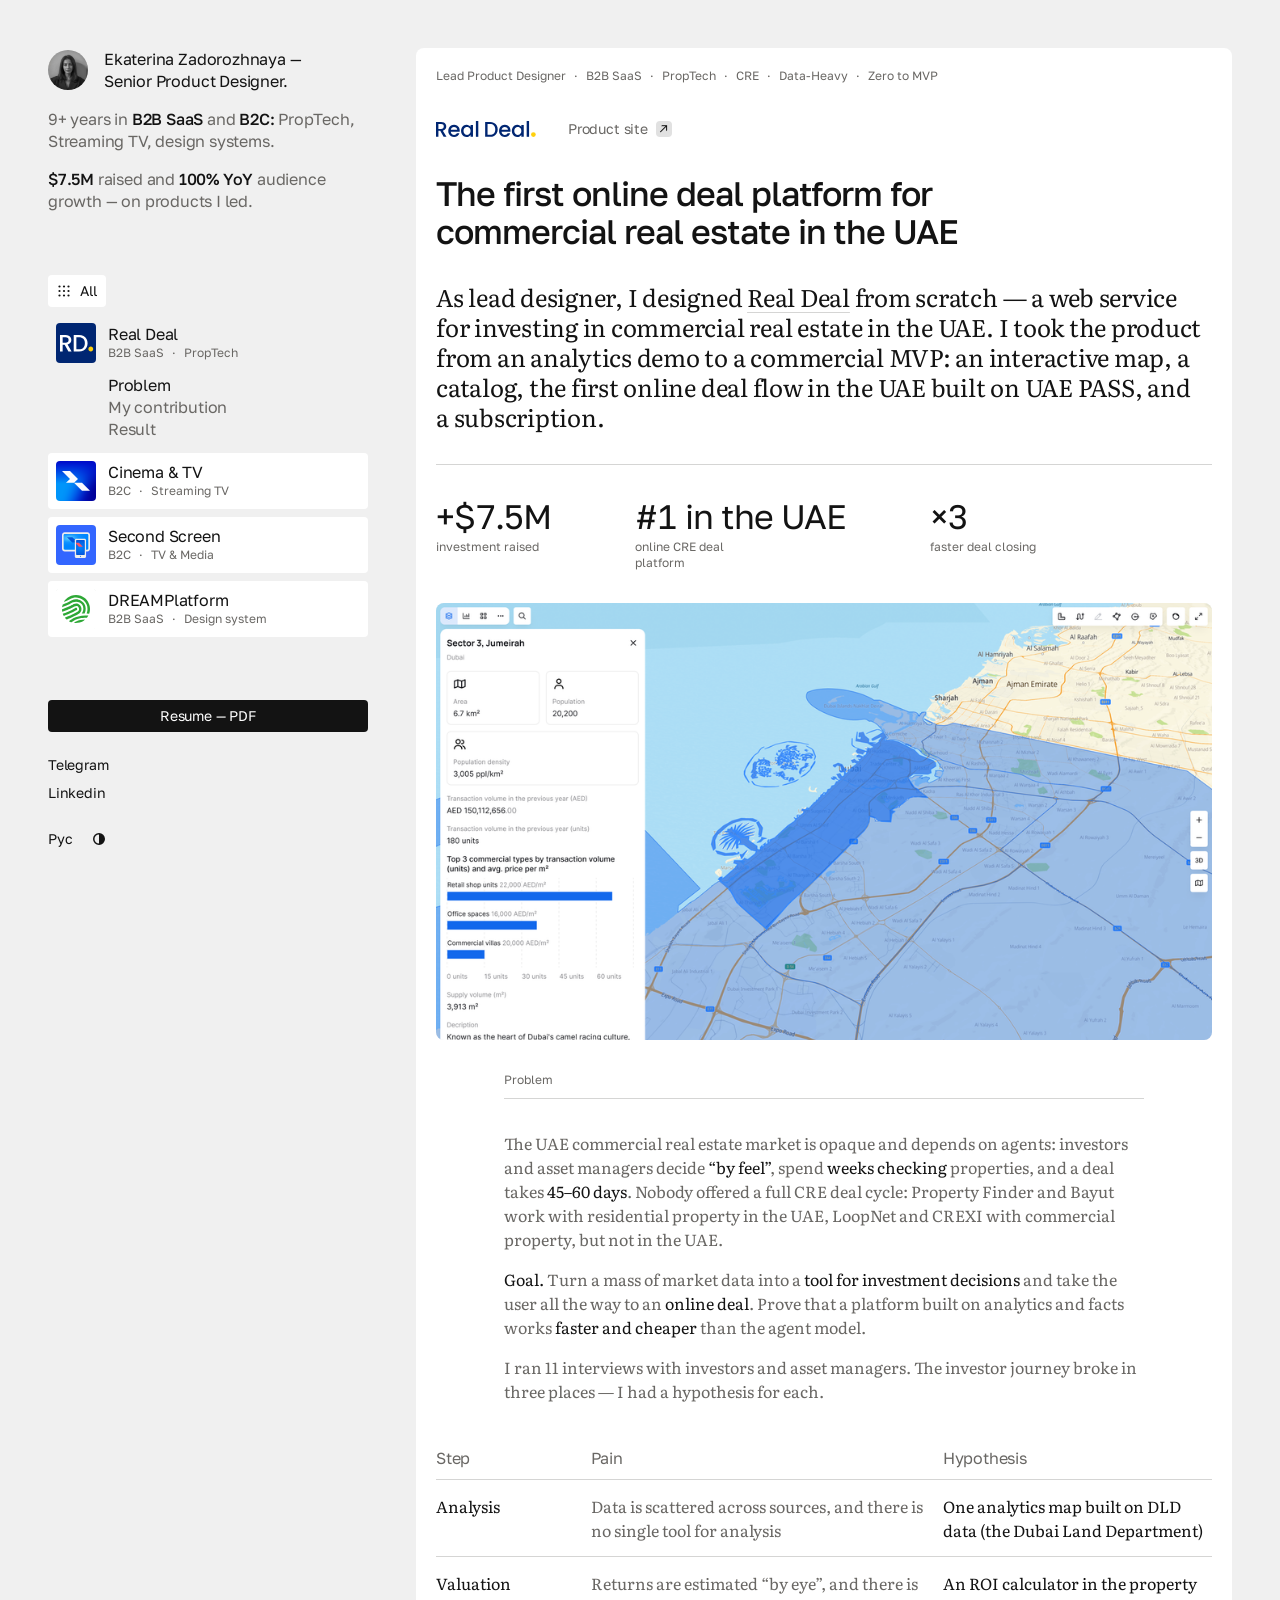
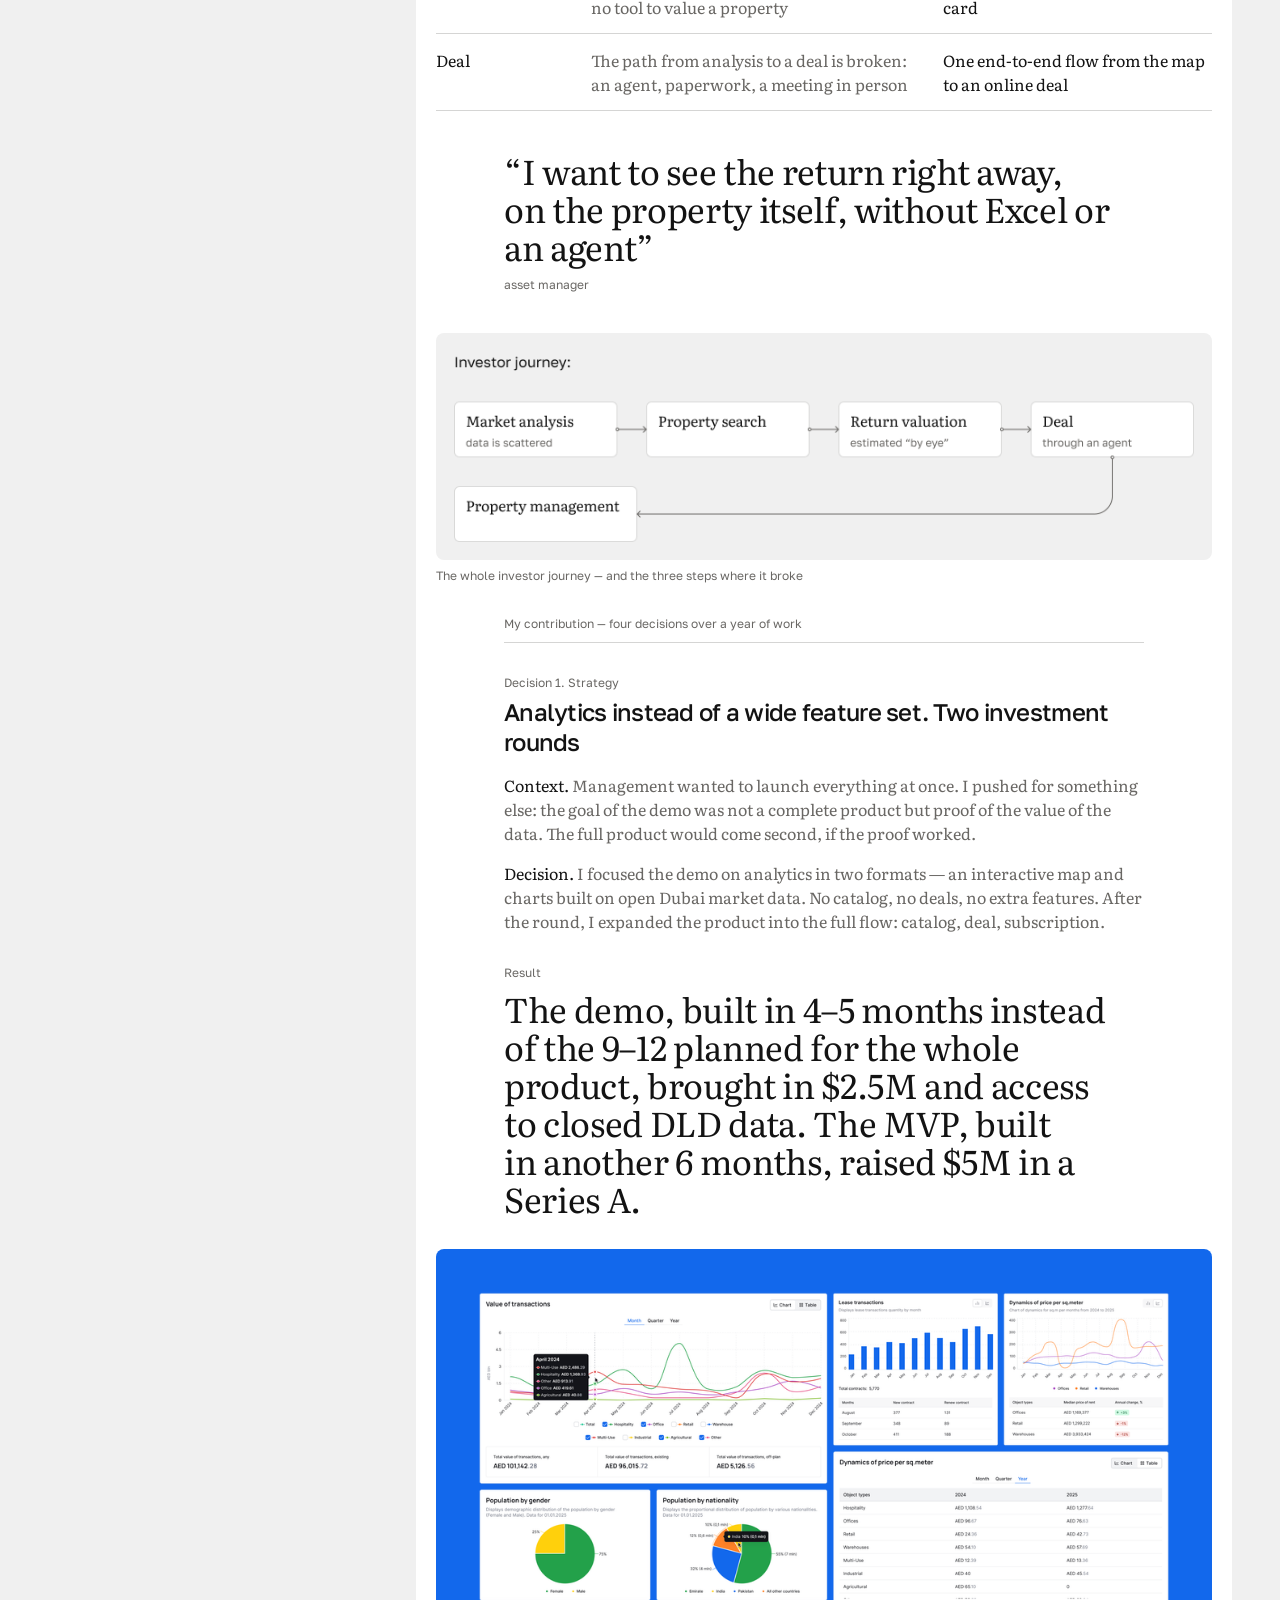
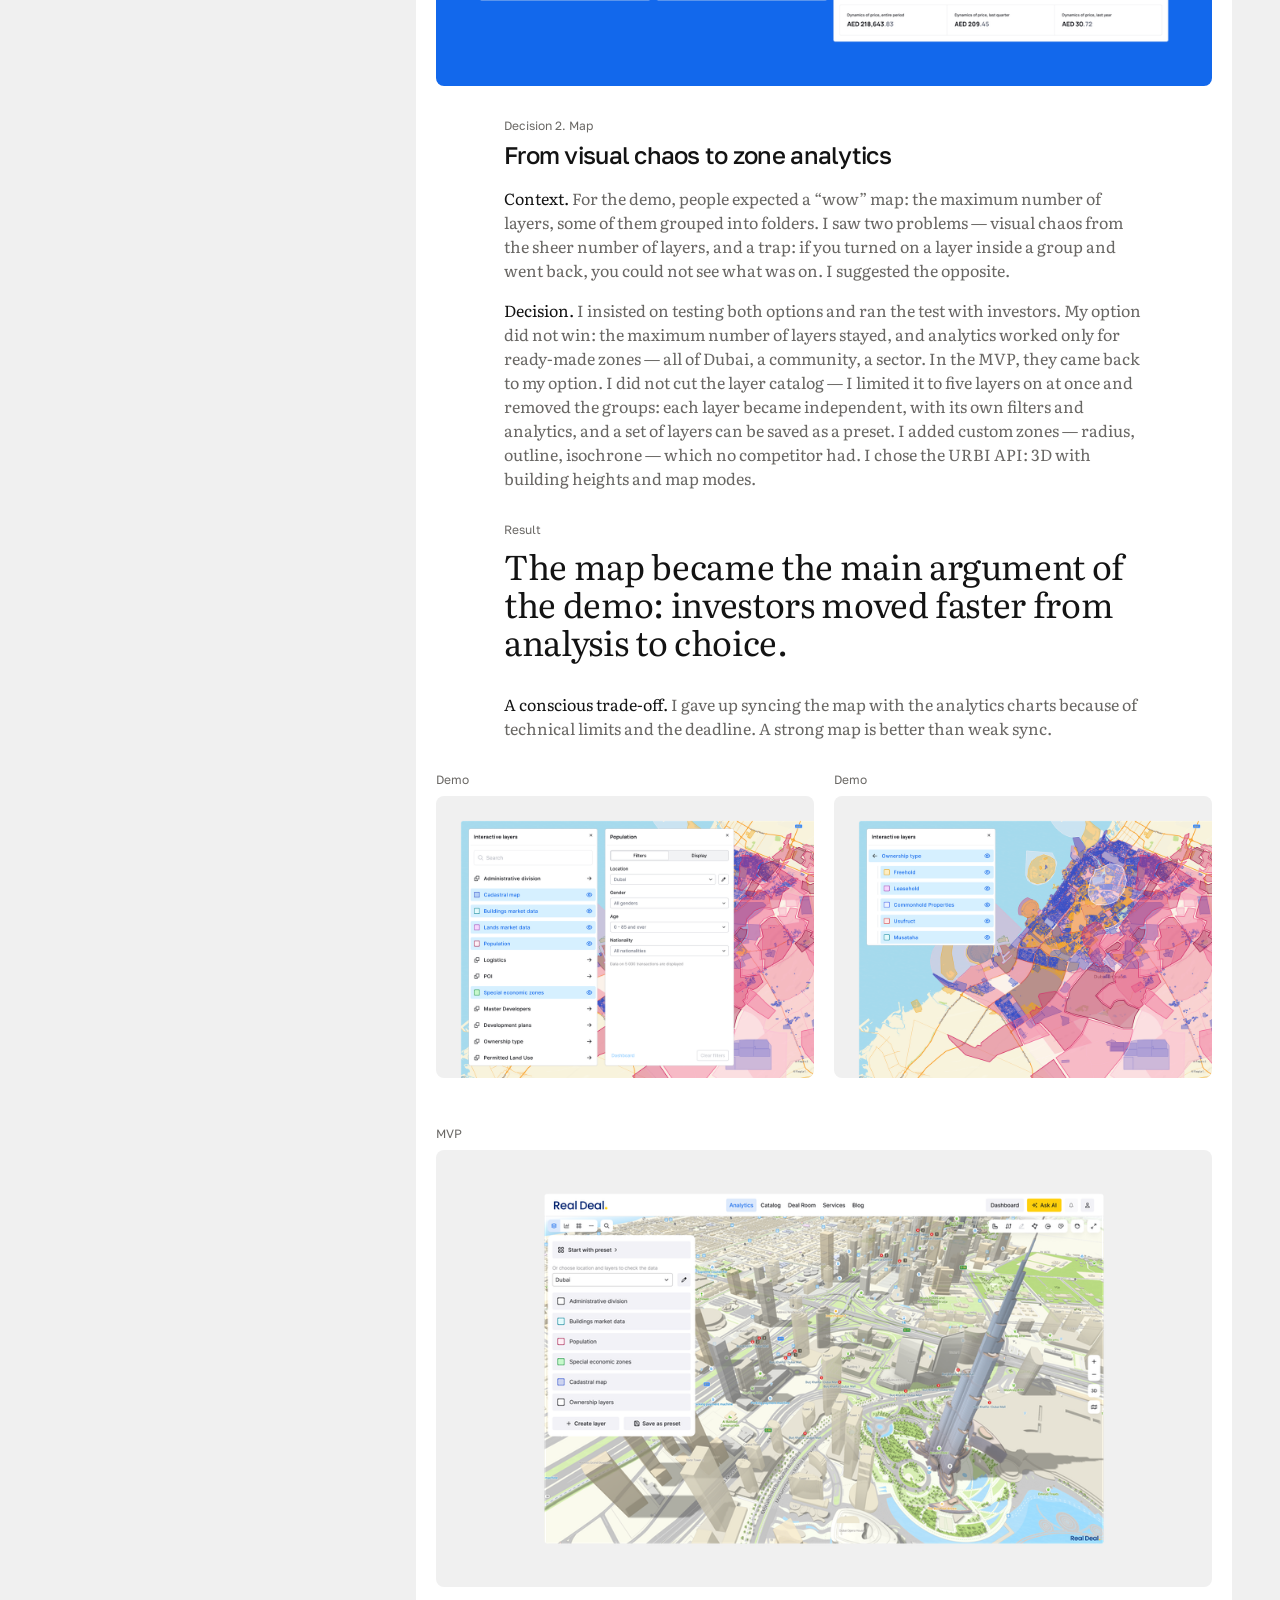
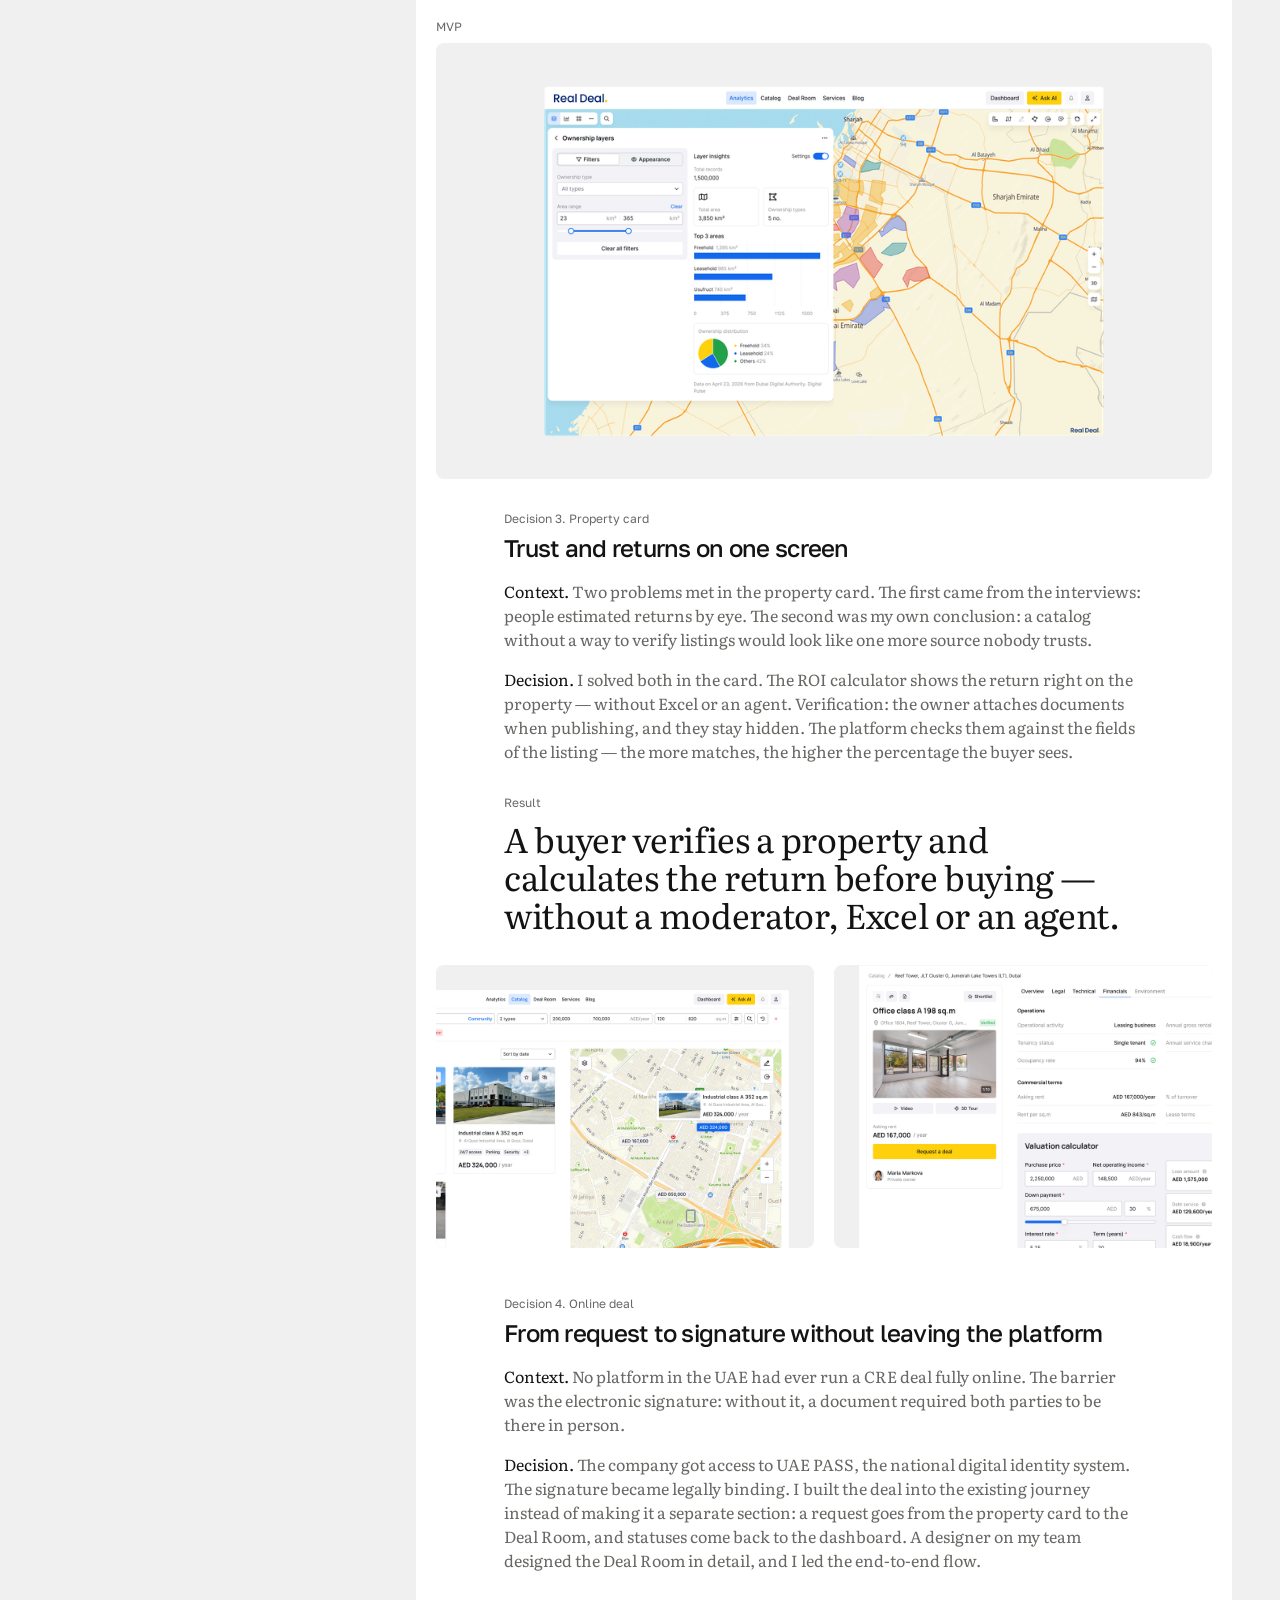
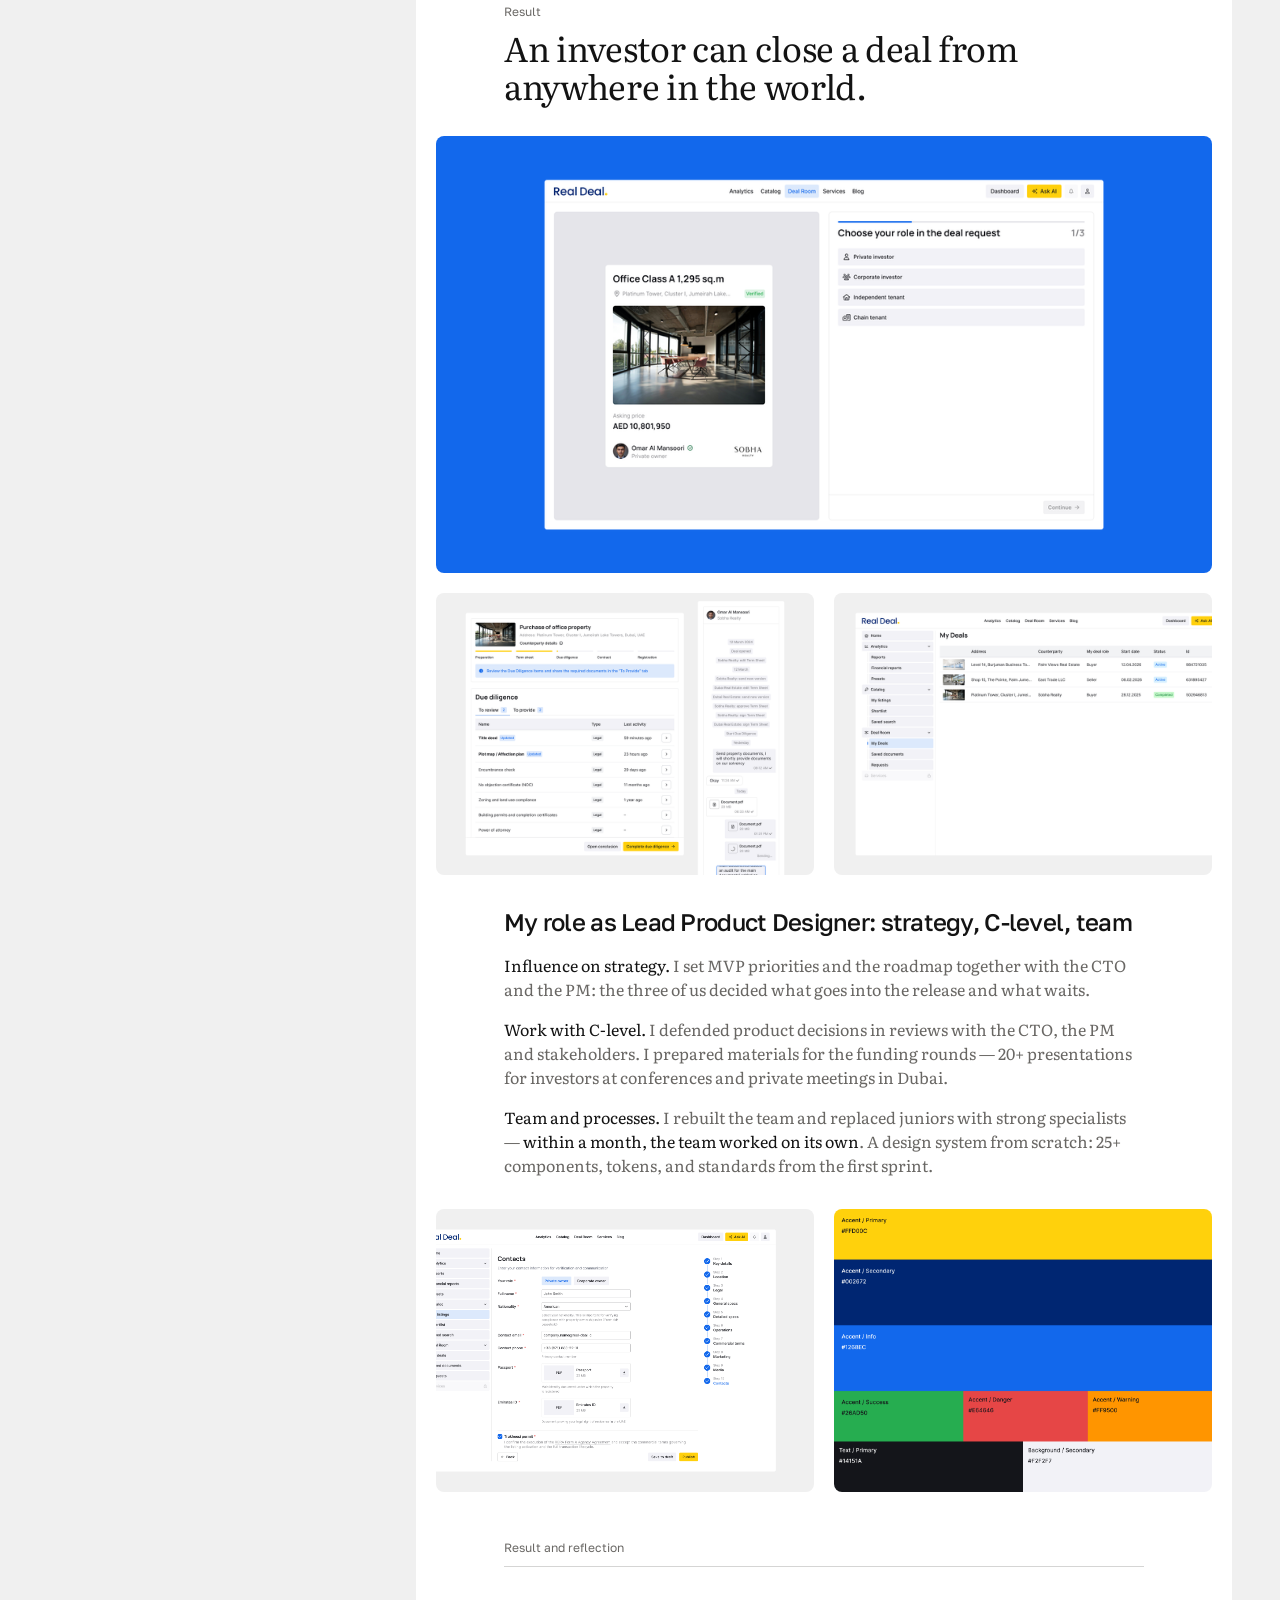
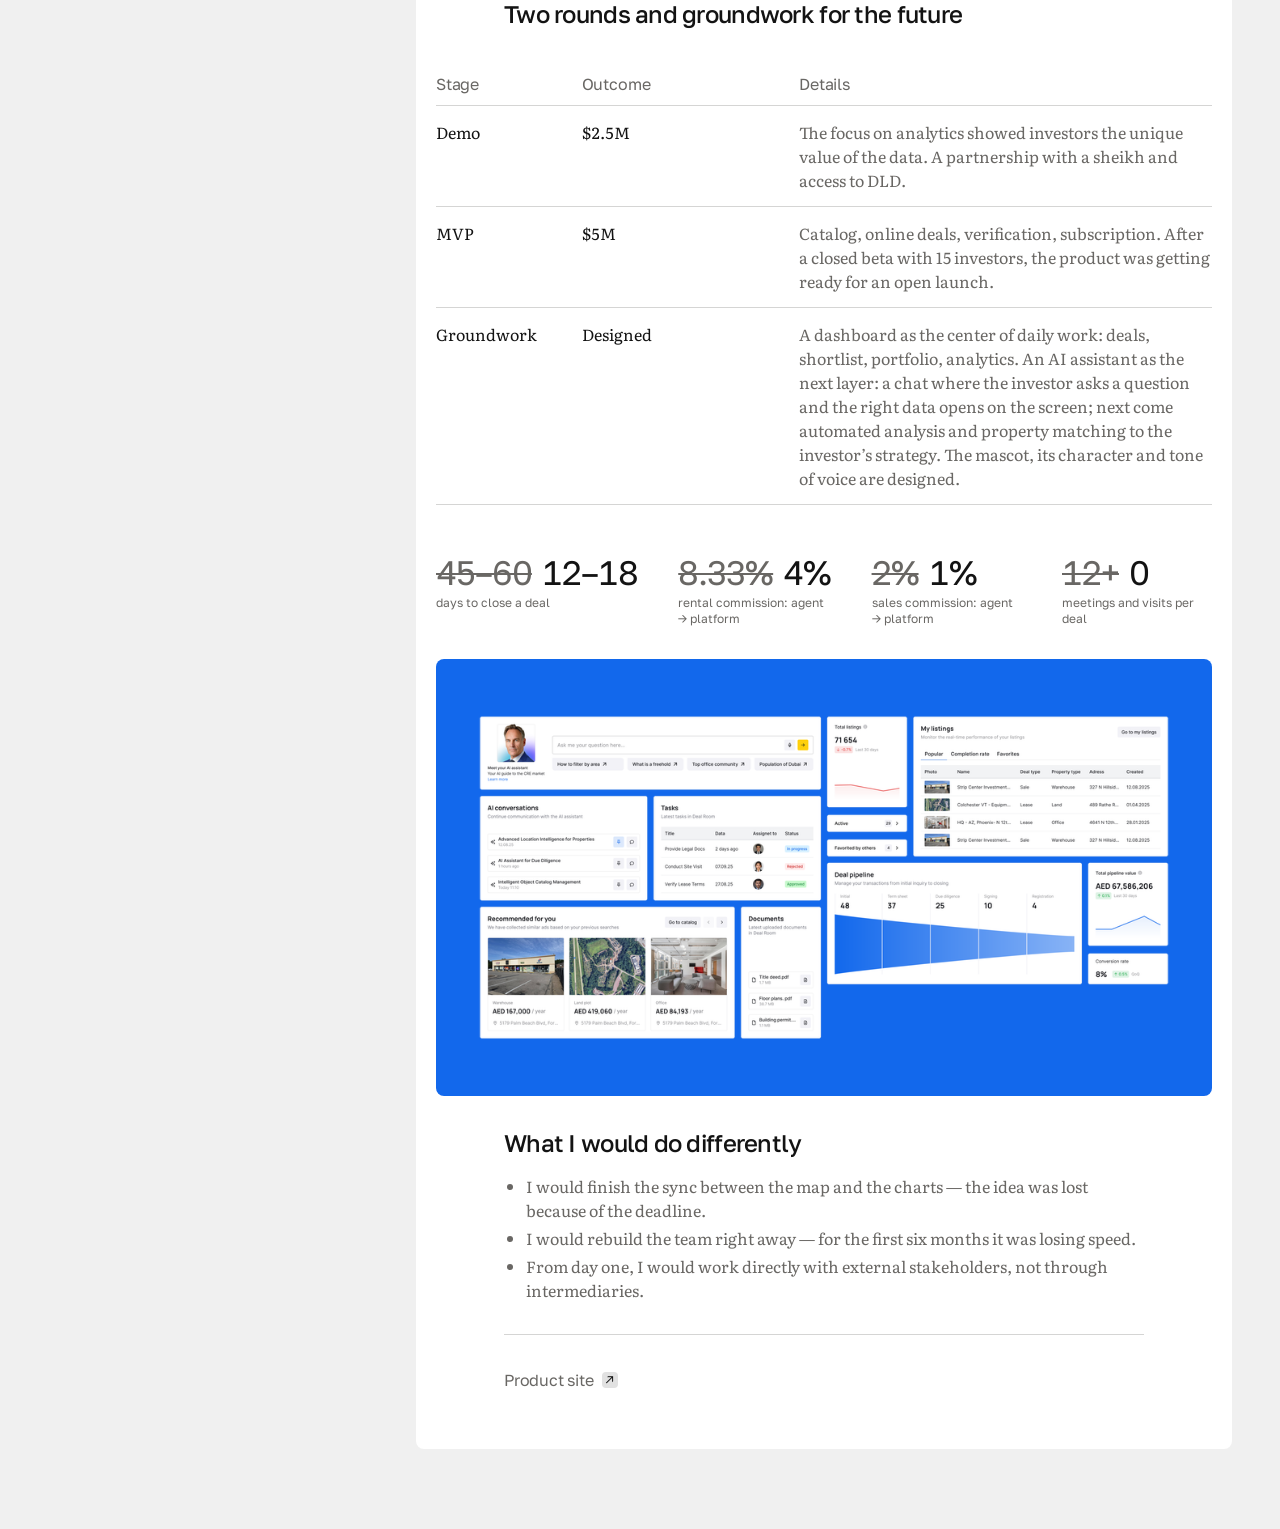
<file: en/realdeal.html>
<!doctype html>
<html lang="en">
<head>
<meta charset="utf-8">
<meta name="viewport" content="width=device-width, initial-scale=1">

<!-- <<HEAD>> -->
<title>Real Deal — Ekaterina Zadorozhnaya</title>
<meta name="description" content="Real Deal case study: the first platform for online commercial real estate deals in the UAE. Lead Product Designer, from an analytics demo to a commercial MVP.">
<link rel="canonical" href="https://codedesign.ru/en/realdeal">
<link rel="alternate" hreflang="ru" href="https://codedesign.ru/realdeal">
<link rel="alternate" hreflang="en" href="https://codedesign.ru/en/realdeal">
<link rel="alternate" hreflang="x-default" href="https://codedesign.ru/realdeal">

<meta property="og:type"         content="article">
<meta property="og:url"          content="https://codedesign.ru/en/realdeal">
<meta property="og:title"        content="The Demo + MVP that raised $7.5M">
<meta property="og:description"  content="The first platform for online commercial real estate deals in the UAE. Analytics built on Dubai Land Department data.">
<meta property="og:image"        content="https://codedesign.ru/og/og_realdeal.png">
<meta property="og:image:width"  content="1200">
<meta property="og:image:height" content="630">
<meta property="og:locale"       content="en_US">
<meta name="twitter:card"        content="summary_large_image">

<link rel="icon" href="/favicon.ico?v=3" sizes="any">
<link rel="apple-touch-icon" href="/apple-touch-icon.png?v=3">

<link rel="preconnect" href="https://fonts.googleapis.com">
<link rel="preconnect" href="https://fonts.gstatic.com" crossorigin>
<link rel="stylesheet" href="https://fonts.googleapis.com/css2?family=Golos+Text:wght@400;500&family=Literata:opsz,wght@7..72,400&display=swap">

<script>
(function(){try{var t=localStorage.getItem('theme');
if(t==='dark'||t==='light')document.documentElement.setAttribute('data-theme',t);}catch(e){}})();
</script>
<!-- <</HEAD>> -->

<style>
/* ═══════════════════════════════════════════════════════════════
   ВНУТРЕННЯЯ СТРАНИЦА КЕЙСА

   Роли 95 и 100 меняются местами: кейс лежит на белой поверхности
   поверх серой страницы, контейнеры под макеты внутри него — серые.
   Текст всегда на более светлом, изображение — на более тёмном.

   ДВА РЕГИСТРА ГАРНИТУР.
   Golos Text — структура и интерфейс: заголовки, метастроки, подписи,
   навигация, метрики, ключи таблиц, кнопки.
   Literata — проза: лид, абзацы решений, цитаты, выносы результатов,
   списки, значения таблиц.

   Решение пересматривалось. Первая версия шла по замеру oimachi —
   тело гротеском, антиква только на выносное утверждение, 13% блоков.
   От него отказались: кейс читают подряд, а не сканируют, и на длинном
   чтении антиква в теле работает лучше. Акцент внутри прозы теперь
   несут кегль и тон, а не смена гарнитуры.
   ═══════════════════════════════════════════════════════════════ */

/* <<BASE>> */
/* ═══════════════════════════════════════════════════════════════
   ОБЩАЯ ОСНОВА ДВУХ СТРАНИЦ
   Вклеивается в index.html и realdeal.html скриптом build.py.
   Править её внутри самих страниц нельзя — перезапишется.

   Раскладка — с макетов 2026-10-12: колонка слева, белый лист справа
   (лента на главной, текст на странице кейса). Правки совета внесены
   поверх, каждая помечена в комментарии. Здесь только то, чем пользуются
   обе страницы; правила одной страницы лежат в её <style>.
   ═══════════════════════════════════════════════════════════════ */

:root{
  color-scheme: light;

  /* ИМЕНА: группа = свойство, которое токен задаёт;
     имя = значение (у примитивов) или роль (у семантики).
     Совпадают с переменными в Figma один в один — сверка макета
     с вёрсткой идёт по одному словарю. Подробно: спека-цвет.md. */

  /* ШКАЛА НЕЙТРАЛЬНЫХ, названа по воспринимаемой светлоте L*.
     Шкала расширяется вставкой без переименования соседей.
     neutral-6 и neutral-90 работают в обеих темах, меняясь ролями.
     Тёплая нота R ≥ G ≥ B на 8, 12, 22, 44, 63, 85;
     чистый серый на 6, 18, 78, 90, 95, 100. */

  /* примитивы светлой темы */
  --neutral-6:   #131313;   /* L*  5.9  текст, заливка кнопки          */
  --neutral-18:  #2C2C2C;   /* L* 18.0  кнопка в наведении             */
  --neutral-44:  #696764;   /* L* 43.7  вторичный и проза              */
  --neutral-85:  #D5D5D4;   /* L* 85.2  линейка                        */
  --neutral-90:  #E1E1E1;   /* L* 89.5  светлая: заглушка; тёмная: текст и светлая заливка */
  --neutral-95:  #F0F0F0;   /* L* 94.8  фон                            */
  --neutral-100: #FFFFFF;   /* L*100.0  лист, текст на кнопке          */

  /* примитивы тёмной темы (спека-цвет.md, 2026-10-21) */
  --neutral-8:   #1A1818;   /* L*  8.5  фон страницы                   */
  --neutral-12:  #20201E;   /* L* 12.2  подложка кадра                 */
  --neutral-22:  #343433;   /* L* 21.7  линейка                        */
  --neutral-63:  #999795;   /* L* 62.6  вторичный и проза              */
  --neutral-78:  #C0C0C0;   /* L* 77.7  заливка в наведении            */

  /* ЦВЕТА ПРОДУКТОВ — правка совета №4.
     Было: тёмно-синий, почти чёрно-синий, зелёный, голубой —
     три оттенка одного цвета из четырёх. При размытии
     различался только зелёный, то есть система работала
     на одном элементе из четырёх.

     Стало: четыре разных семейства, разведённые и по тону,
     и по светлоте — чтобы набор читался и в оттенках серого,
     и при дальтонизме, где цвет один не справляется.
     Светлота специально разная: 31 / 44 / 52 / 58.

     Одинаковы в обеих темах: это временные плашки под настоящие
     логотипы, которые от темы не зависят. В семантический слой
     не заводить — иначе их потянет развести по режимам. */
  --brand-realdeal:      #2F5AD9;   /* RealDeal      — синий,     L44 */
  --brand-kino-i-tv:     #B0308C;   /* Кино и ТВ     — маджента,  L52 */
  --brand-design-system: #14532D;   /* DREAMPlatform — зелёный,   L31 */
  --brand-second-screen: #DE5B1C;   /* Второй экран  — оранжевый, L58 */

  /* ПОЛЕ КАДРА С КАЛЬКУЛЯТОРОМ на главной — ТЗ вставки макетов, 2026-10-10:
     Accent/Info #1268EC на 15% поверх белого. Файл макета приходит
     с прозрачным полем, цвет даёт плашка. Один потребитель
     (.frame--field), от темы не зависит; в семантику не заводить. */
  --brand-realdeal-field: #DBE8FC;
  /* Сплошная подложка кадра с графиками на странице кейса — макет
     2026-10-10: Accent/Info #1268EC. Один потребитель (.shot__frame--accent). */
  --brand-realdeal-accent: #1268EC;
  /* Подложка кадров 16:9 на странице «Кино и ТВ» — тёмно-синий #0C2653,
     тон самого интерфейса ТВ-приложения (запрос автора 2026-10-12): поля
     вокруг кадров и шторок сливаются с экраном. Два потребителя
     (.shot__frame--navy, .cmpx), от темы не зависит; в семантику не заводить. */
  --brand-kino-i-tv-field: #0C2653;
  /* Подложка кадра «ленты» (kino_hero_lines) в карточке на главной — тот же
     синий, но темнее: #0C1B35 (запрос автора 2026-10-12). Один потребитель
     (.frame--navy-dark). */
  --brand-kino-i-tv-field-dark: #0C1B35;
  /* Подложка кадров DREAMPlatform — зелёный #57B035, акцентный цвет самой
     системы (запрос автора 2026-10-15). Сплошной: кадры главной
     (.frame--green) и DREPLUS на странице кейса (.shot__frame--green). От темы не зависит; в семантику
     не заводить. */
  --brand-design-system-field: #57B035;
  /* Подложки кадров «Второго экрана» (запрос автора 2026-10-20), сплошные,
     от темы не зависят; в семантику не заводить:
       -field      #668CFF — обложки (кейс и два кадра главной) и кадр тёмной темы;
       -field-soft #E9EEFB — светлые Android-экраны: MVP и «до» редизайна;
       -field-deep #3366FF — «после» редизайна и два кадра iOS-телегида. */
  --brand-second-screen-field: #668CFF;
  --brand-second-screen-field-soft: #E9EEFB;
  --brand-second-screen-field-deep: #3366FF;

  /* СЕМАНТИКА — десять ролей. Компонент обращается только к ним:
     примитив или литерал в правиле компонента не переключается темой.
     --text-primary и --bg-inverse сегодня совпадают по значению,
     но это два независимых решения: цвет текста и заливка кнопки.
     Наведение сдвигает заливку к середине шкалы: кнопка на 12
     пунктов L*, карточка на 2. */
  --text-primary:      var(--neutral-6);    /* заголовки, числа, активный якорь, выделение в прозе */
  --text-secondary:    var(--neutral-44);   /* проза, подписи, метастроки, шапки таблиц */
  --text-inverse:      var(--neutral-100);  /* текст на заливке --bg-inverse */
  --bg-page:           var(--neutral-95);   /* фон страницы */
  --bg-surface:        var(--neutral-100);  /* лист кейса, карточки кейсов в колонке */
  --bg-inverse:        var(--neutral-6);    /* заливка кнопки резюме */
  --bg-inverse-hover:  var(--neutral-18);   /* кнопка резюме при наведении */
  --bg-placeholder:    var(--neutral-90);   /* место под макет, аватар, чипы схемы пути */
  --border-default:    var(--neutral-85);   /* разделители, строки таблиц, рамка ленты */
  --shot-plate:        var(--neutral-95);   /* подложка кадра на странице кейса: в светлой совпадает с фоном, в тёмной нет */

  --sans: 'Golos Text', system-ui, -apple-system, 'Segoe UI', Roboto, sans-serif;
  --serif: 'Literata', Georgia, 'Times New Roman', serif;

  /* СКРУГЛЕНИЯ — четыре токена, все кратны четырём.
     Было восемь литералов (1, 3, 4, 6, 7, 8, 10, 50%): 3 против 4 —
     одно фокус-кольцо, 6 против 7 — соседние элементы с разницей
     в пиксель. Следы правок, а не решения.
     999px, а не 50%: на квадрате даёт круг, на узкой полосе —
     скруглённые торцы, и его можно хранить числом в Figma. */
  --radius-4:    4px;     /* марка 12×12, кольца :focus-visible */
  --radius-8:    8px;     /* кнопка, чип, skip-link, лист, кадры, врезка */
  --radius-full: 999px;   /* аватар, торцы рельса активного якоря */

  --width-cover: 760px;   /* полоса: обложка, метрики, макеты во всю ширину */
  /* Колонка прозы считается от знаков, а не от пикселей.
     Цель — 68–72 знака в строке. При Literata 16 это 570.
     (При Golos 16 то же правило давало 640 — поэтому при смене
     гарнитуры число пересчитывается, а не переносится.) */
  --width-prose: 640px;   /* было 570; макет кейса 2026-10-10 */
  --width-wide:  860px;   /* таблица и схема пути — по центру листа */
  --width-rail:  clamp(248px, 25vw, 360px);   /* левая колонка; резиновая (ТЗ адаптив 2026-10-10), 360 с 1440 */

  /* РИТМ СТРАНИЦЫ — четыре ступени, все кратны 16. Шкала закрыта.
     Внутренние поля компонентов ей не подчиняются и токенов
     не получают: токен с одним потребителем бесполезен. */
  --space-16: 16px;    /* 1×   между любыми соседними блоками */
  --space-24: 24px;    /* 1.5× после выноса и цитаты */
  --space-32: 32px;    /* 2×   до и после линейки между кейсами в ленте (2026-10-10) */
  --space-48: 48px;    /* 3×   внутри обложки и после лида */
  --space-64: 64px;    /* 4×   между разделами и между кейсами */

  /* ПОЛЯ СТРАНИЦЫ — плавные, а не ступенчатые.
     Модель снята с rafaelcespedes.com: там ширина контейнера —
     фиксированное число (800px), а всё, что вокруг, выведено
     из него через clamp(мин, доля, макс). Скачок поля с 30 на 16
     на пороге заметен глазом; clamp убирает сам скачок. */
  --page-gutter: clamp(16px, 3.75vw, 60px);   /* 60 с 1600 и шире (макет главной 2026-10-10) */
}

/* ═══ ТЁМНАЯ ТЕМА (включена 2026-10-21, спека-цвет.md) ═══
   Подобрана под светлую по отношениям, а не выведена зеркально: лист
   темнее фона (утоплен), текст на листе 14.21 вместо 18.58, проза
   6.38 вместо 5.64, шаг лист↔фон 1.05. Светлая — по умолчанию;
   системная настройка не учитывается (решение автора 2026-10-21), тёмная
   включается только кнопкой и запоминается. Скрипт
   переключателя — в parts/head.html (выбор до отрисовки) и в
   parts/rail_foot.html (кнопка). */
:root[data-theme="dark"]{
  --text-primary:      var(--neutral-90);
  --text-secondary:    var(--neutral-63);
  --text-inverse:      var(--neutral-6);
  --border-default:    var(--neutral-22);
  --bg-page:           var(--neutral-8);
  --bg-surface:        var(--neutral-6);
  --bg-placeholder:    var(--neutral-18);
  --bg-inverse:        var(--neutral-90);
  --bg-inverse-hover:  var(--neutral-78);
  --shot-plate:        var(--neutral-95);   /* решение автора 2026-10-21: как в светлой (#F0F0F0); в спеке neutral-12 */
  color-scheme: dark;
}
/* ВОРДМАРКИ В ТЁМНОЙ ТЕМЕ (2026-10-21): у RealDeal, Триколора и DREAMPlatform рядом
   со светлым файлом лежит белый *-dark.svg (RealDeal и DREAMPlatform — тёмные части
   белые, цветные остаются; Триколор — целиком белый). Переключает кнопка темы.
   Второй экран синий и остаётся как есть. */
.logo-dark{ display: none !important; }
:root[data-theme="dark"] .logo-light{ display: none !important; }
:root[data-theme="dark"] .logo-dark{ display: block !important; }
*{ box-sizing: border-box; }

body{
  margin: 0;
  background: var(--bg-page);
  color: var(--text-primary);
  font-family: var(--sans);
  font-size: 14px;
  line-height: 20px;   /* интерфейсная ступень; проза и заголовки задают свой */
  /* ТРЕКИНГА НА BODY НЕТ НАМЕРЕННО. -.012em здесь вычислялся от 14px
     в −0.168px и наследовался абсолютным числом: 18 элементов на 12px
     получали −1.4% там, где по правилу ноль. Трекинг задаётся
     на каждом элементе своим стилем, по наследству не приходит. */
  -webkit-font-smoothing: antialiased;
}

.app{
  /* Макет 2026-10-12 при 1600: поля 60, колонка 360, зазор 60, лист
     начинается с x=480. Зазор и верхнее поле плавные, как и поля
     страницы. */
  max-width: 1680px; margin: 0 auto;
  padding: max(24px, var(--page-gutter)) var(--page-gutter) 80px;
  display: grid; grid-template-columns: var(--width-rail) minmax(0,1fr);
  gap: 0 clamp(24px, 3.75vw, 60px);
  align-items: start;
}

.skip{
  position: absolute; left: -9999px; top: 0;
  background: var(--bg-inverse); color: var(--text-inverse);
  font-size: 14px; line-height: 16px; letter-spacing: -.012em;
  padding: 10px 16px; border-radius: var(--radius-8); z-index: 9; text-decoration: none;
}
.skip:focus{ left: 12px; top: 12px; }

/* ═══════════════════ ЛЕВАЯ КОЛОНКА ═══════════════════
   Порядок один на обеих страницах (макеты 2026-10-12):
     кто я  →  список кейсов (по центру)  →  резюме и контакты.
   Колонка липкая, занимает высоту экрана за вычетом полей; резюме
   и контакты прижаты к нижнему полю. Если контент выше экрана —
   прокрутка внутри колонки (см. сжатие по высоте в конце файла). */
.rail{
  position: sticky; top: max(24px, var(--page-gutter));
  height: calc(100vh - 2 * max(24px, var(--page-gutter)));
  height: calc(100dvh - 2 * max(24px, var(--page-gutter)));   /* 100vh на мобильных — не высота экрана */
  overflow-y: auto;
  display: flex; flex-direction: column; gap: 24px;
  padding: 0;   /* макеты 2026-10-12: аватар на верхнем поле страницы, контакты на нижнем */
  scrollbar-width: thin;
}

/* ── кто я ── */
/* Макеты 2026-10-12: на обеих страницах колонка одинакова — аватар слева,
   имя и роль справа 16/22 (вес 400), ниже серой строкой сфера и строка
   про инвестиции. Прежний вариант главной (аватар над именем 24/30) заменён. */
.me{
  display: grid; grid-template-columns: 40px minmax(0,1fr); gap: 0 16px;
  align-items: center; max-width: 320px;   /* ширина текста колонки по макету */
}
.me__ava{
  width: 40px; height: 40px; border-radius: var(--radius-full);
  background: var(--bg-placeholder); overflow: hidden;
  display: block;
}
.me__ava img{ width: 40px; height: 40px; display: block; object-fit: cover; }
.me__who{
  font-size: 16px; line-height: 22px; font-weight: 400; letter-spacing: -.012em;
  color: var(--text-primary); margin: 0;
}
.me__who a{ color: inherit; text-decoration: none; display: inline-block; transition: color .18s ease-out; }
/* наведение — цвет, без подчёркивания (2026-10-10) */
.me__who a:hover{ color: var(--text-secondary); }
/* Сфера и строка про инвестиции — 16/22, серым; акценты «B2B SaaS», «B2C:»,
   «$7.5M», «100% YoY» — вес 500 и чернила (правка 2026-10-10). */
.me__span, .me__sum{
  grid-column: 1 / -1; margin: 16px 0 0;
  font-size: 16px; line-height: 22px; font-weight: 400; letter-spacing: -.012em;
  color: var(--text-secondary);
}
.me__span b, .me__sum b{ font-weight: 500; color: var(--text-primary); }

/* ── действие (резюме) ──
   Правка совета №3 отменена, и вот почему.
   Совет исходил из холодного трафика: человек пришёл из поиска,
   у него нет твоих контактов, поэтому чёрное пятно обязано вести
   в переписку. Но портфолио уходит вместе с откликом — адресат
   уже может ответить одним нажатием в своей почте. Ему нужно
   не «написать», а быстро забрать резюме. Кнопка «Написать»
   при этом дублировала Telegram и LinkedIn внизу колонки.
   Поэтому чёрное пятно снова на резюме, а контакты внизу
   остаются единственным местом, где живут адреса. */
.act{ display: flex; flex-wrap: wrap; gap: 8px; max-width: 320px; }   /* ширина колонки текста, как у .me и списка кейсов */
/* кнопка стоит внизу колонки над контактами (макет 2026-10-12) */
.act a{
  display: inline-flex; align-items: center; gap: 6px;   /* зазор знака и слова — 6 везде */
  font-size: 14px; font-weight: 400; letter-spacing: -.012em; line-height: 16px;
  /* макет: высота 32 (8+16+8), радиус 4, поля по бокам 12, без значка */
  text-decoration: none; border-radius: var(--radius-4); padding: 8px 12px; min-height: 32px;
  transition: background .18s ease-out;
}
.act__cv{ background: var(--bg-inverse); color: var(--text-inverse); flex: 1 1 100%; justify-content: center; }   /* на всю ширину колонки, как интро */
.act__cv:hover{ background: var(--bg-inverse-hover); }
.act a:focus-visible{ outline: 2px solid var(--text-primary); outline-offset: 3px; }

/* ── низ: контакты ──
   Строки «Открыта к предложениям» нет: портфолио уходит вместе
   с откликом, и адресату это уже известно. Статус нужен сайту,
   который ищут сами; этот — приносят. */
/* Низ колонки (макеты 2026-10-12): кнопка резюме и контакты одной группой,
   прижатой к нижнему полю; список кейсов между «кто я» и этой группой
   стоит по центру (.rail .tree). */
.rail__foot{ display: grid; gap: 20px; }
/* ПЕРЕКЛЮЧАТЕЛЬ ТЕМЫ — внизу колонки под контактами (спека-цвет.md §6).
   Круг, залитый наполовину; в тёмной теме повёрнут на 180°. */
.prefs__theme{
  display: inline-flex; gap: 6px; align-items: center; width: fit-content; min-height: 26px; min-width: 26px;   /* без подписи цель касания не меньше 26×26 */
  padding: 0; border: 0; background: none; cursor: pointer; font: inherit;
  font-size: 14px; line-height: 16px; letter-spacing: -.012em;
  color: var(--text-primary); transition: color .18s ease-out;   /* как ссылки контактов: чернила, на наведение — приглушённый */
}
.prefs__theme:hover{ color: var(--text-secondary); }
.prefs__theme:focus-visible{ outline: 2px solid var(--text-primary); outline-offset: 3px; border-radius: var(--radius-4); }
.prefs__theme svg{ width: 12px; height: 12px; flex: none; transition: transform .18s ease-out; }
:root[data-theme="dark"] .prefs__theme svg{ transform: rotate(180deg); }
/* ЯЗЫК — «Eng» / «Рус» слева от темы, одной группой (.prefs). Ссылка на ту же страницу
   другой версии (/en/…). Начертание как у ссылок контактов. */
.prefs{ display: flex; align-items: center; gap: 20px; }
.prefs__lang{
  display: inline-flex; align-items: center; min-height: 26px;
  font-size: 14px; line-height: 16px; letter-spacing: -.012em;
  color: var(--text-primary); text-decoration: none; transition: color .18s ease-out;
}
.prefs__lang:hover{ color: var(--text-secondary); }
.prefs__lang:focus-visible{ outline: 2px solid var(--text-primary); outline-offset: 3px; border-radius: var(--radius-4); }
.hire{ display: grid; gap: 8px; }
.hire__links{ display: grid; gap: 2px; }
.hire__links a{
  font-size: 14px; line-height: 16px; letter-spacing: -.012em;   /* 14/16 (стиль «Link») по просьбе автора 2026-10-20; 2026-10-11 было 16/22 */
  color: var(--text-primary); text-decoration: none;
  display: inline-flex; gap: 6px; align-items: center; width: fit-content;
  min-height: 26px;
}
.hire__links a{ transition: color .18s ease-out; }
/* наведение — цвет, без подчёркивания (2026-10-11): чернила → приглушённый тон */
.hire__links a:hover{ color: var(--text-secondary); }
.hire__links a:focus-visible{ outline: 2px solid var(--text-primary); outline-offset: 3px; border-radius: var(--radius-4); }

/* перенос строки только на телефоне: переносы интро — как на макете iPhone 17 */
.br-m{ display: none; }

/* неразрывное сочетание в заголовках: «онлайн-сделок» не рвётся по дефису */
.nw{ white-space: nowrap; }
/* ЗНАК КЕЙСА В КОЛОНКЕ — квадрат из SVG (в колонке различить четыре кейса
   нужно до чтения, поэтому он крупный); цвет плашки остаётся запасным,
   пока файл не загрузился. Вордмарк на главной — `.mark` в index.html. */
.logo{
  width: 40px; height: 40px; border-radius: var(--radius-4); flex: none;   /* радиус 4 — макет 2026-10-10, было 12 */
  background: var(--brand, var(--bg-inverse)) var(--sign, none) center / cover no-repeat;
}

[data-brand="design-system"]{ --brand: var(--brand-design-system); --sign: url("/img/logo/DRM.svg"); }
[data-brand="realdeal"]{ --brand: var(--brand-realdeal); --sign: url("/img/logo/RD.svg"); }
[data-brand="kino-i-tv"]{ --brand: var(--brand-kino-i-tv); --sign: url("/img/logo/Cinema.svg"); }
[data-brand="second-screen"]{ --brand: var(--brand-second-screen); --sign: url("/img/logo/SS.svg"); }
[data-brand="smart-home"]{ --brand: var(--bg-placeholder); --sign: url("/img/logo/SH.svg"); }

/* ═══ СПИСОК КЕЙСОВ В КОЛОНКЕ (обе страницы) ═══
   ОДНО СОСТОЯНИЕ — ОДНА ПОДЛОЖКА (решение автора 2026-10-12).
   Карточки кейса и плашка «Все» в покое белые (--bg-surface). При наведении
   и у текущего пункта подложка — тон страницы (--bg-page, #F0F0F0): карточка
   «уходит» в фон. Цвет текста не меняется. Так «где я сейчас» и «куда
   нажму» читаются одним сигналом — подложкой, а не цветом строки. */
.tree{ display: grid; gap: 8px; }
/* «Все» — первый пункт списка (макеты 2026-10-12). Белая плашка; при наведении
   и на главной, где это текущая страница, — тон страницы. Как карточки кейсов. */
.all{
  display: inline-flex; align-items: center; gap: 10px; width: fit-content;
  min-height: 32px; padding: 0 9px 0 10px; border-radius: var(--radius-4);
  font-size: 14px; line-height: 16px; letter-spacing: -.012em;
  color: var(--text-primary); text-decoration: none;
  background: var(--bg-surface);
  transition: background .18s ease-out;
}
a.all:hover, .all[aria-current="page"]{ background: var(--bg-page); }
a.all:focus-visible{ outline: 2px solid var(--text-primary); outline-offset: 3px; }
.all svg{ width: 12px; height: 12px; flex: none; }

/* свёрнутые — карточки */
.row--flat{
  display: block; text-decoration: none;
  background: var(--bg-surface); border-radius: var(--radius-4); padding: 8px;   /* макет 2026-10-10: радиус 4, карточка 56 */
  transition: background .18s ease-out;
}
/* Четвёртый кейс «Умный дом» — в работе: та же карточка без ссылки,
   весь блок на 30% (макет 2026-10-10). Нажимать не на что. */
.row--soon{ opacity: .3; cursor: default; }
/* разделитель в строках «роль · сфера» — шире пробела, как на макете */
.sep{ margin: 0 5px; }

/* шапка строки: знак 40 слева, имя и сфера столбиком справа */
.row__id{
  display: grid; grid-template-columns: 40px minmax(0,1fr);
  align-items: center; gap: 12px;
}
.row__name{
  font-size: 16px; font-weight: 400; line-height: 18px;
  letter-spacing: -.012em; color: var(--text-primary);
}
.row--flat{ color: var(--text-primary); }
/* наведение на карточку — подложка в тон страницы (2026-10-12), текст не
   меняется. «В работе» не нажимается — подложка остаётся белой. */
.row--flat:hover{ background: var(--bg-page); }
.row--soon:hover{ background: var(--bg-surface); }
.row--flat:focus-visible{ outline: 2px solid var(--text-primary); outline-offset: 3px; }
.row em{
  display: block; font-style: normal; font-size: 12px; line-height: 16px;
  letter-spacing: 0; color: var(--text-secondary);
}

/* ═══ МЕТРИКИ — один компонент на обе страницы ═══ */
.metrics{
  display: flex; flex-wrap: wrap; gap: 16px 56px;
  margin: 0; padding: 0; list-style: none;
}
.metrics div{ display: grid; gap: 4px; min-width: 0; }
.metrics dt{
  font-size: 24px; font-weight: 400; line-height: 30px;
  letter-spacing: -.03em; color: var(--text-primary);
  font-variant-numeric: tabular-nums; white-space: nowrap;
}
.metrics dd{
  margin: 0; font-size: 12px; line-height: 16px; color: var(--text-secondary); letter-spacing: 0;
}

/* СПИСОК КЕЙСОВ — по центру между «кто я» и низом колонки, карточки до 320
   (на обеих страницах, макеты 2026-10-12). */
.rail .tree{ margin: auto -3px; padding: 3px; max-width: 326px; }
/* Интро и резюме с контактами не прячутся ни на какой высоте экрана:
   если колонка не помещается, прокручивается список кейсов между ними.
   Поля 3px — чтобы рамка фокуса карточек не обрезалась. */
@media (min-width: 801px){
  .rail .tree{ min-height: 0; overflow-y: auto; scrollbar-width: thin; }
}
/* «Умный дом» — карточка без ссылки; на невысоком экране она только отнимает
   место у настоящих кейсов и выглядит обрезанной, поэтому здесь её нет. */
@media (min-width: 801px) and (max-height: 940px){
  .rail .row--soon{ display: none; }
}

/* ПОРОГ СХЛОПЫВАНИЯ — 800 (ТЗ адаптив 2026-10-10; прежний 1140 заменён).
   Колонка резиновая, clamp(248, 25vw, 360), и отдаёт пиксели вместе
   с листом, поэтому сворачивать её раньше 800 незачем: ниже 800
   колонка оставляла бы листу меньше, чем он получает без неё.
   Четыре режима: 1141+ — колонка полная; 801–960 — сжатая;
   800 и ниже — шапка с меню, на главной под ней «кто я» с резюме. */
@media (min-width: 801px) and (max-width: 960px){
  :root{ --width-rail: clamp(200px, 22vw, 248px); }
  .app{ gap: 0 24px; }
  .rail .row__id em{ display: none; }   /* подзаголовки кейсов не влезают */
}
/* Колонка уже ~260 (до 1040): имя с ролью рядом с аватаром ломалось на 3–4 строки.
   Здесь аватар над именем, текст на всю ширину колонки. */
@media (min-width: 801px) and (max-width: 1040px){
  .me{ grid-template-columns: 1fr; }
  .me__ava{ margin-bottom: 16px; }
  .me__who{ grid-column: 1 / -1; }
}
@media (max-width: 800px){
  .app{ grid-template-columns: 1fr; gap: 24px; padding-top: 0; }
  /* Ниже 800 колонка сворачивается в «кто я» под липкой шапкой (.mbar):
     только на главной. На странице кейса её нет — имя и роль не повторяются
     над каждым кейсом, а кейсы, резюме и контакты лежат в меню (макеты
     iPhone 17, 2026-10-23). */
  .rail{ position: relative; top: auto; height: auto; max-height: none; overflow: visible;
         gap: 0; max-width: 760px; }
  .app--case .rail{ display: none; }
  .rail .tree, .rail .hire, .me__ava{ display: none; }   /* аватар живёт в шапке */
  /* ширина текста фиксирована (макет: 393 минус поля 16), переносы — по макету */
  .me{ grid-template-columns: 1fr; max-width: 361px; }
  .br-m{ display: inline; }
  .me__who{ grid-column: 1 / -1; }
  /* резюме слева, переключатель темы справа — одной строкой */
  .rail__foot{ display: flex; align-items: center; justify-content: space-between;
               gap: 16px; margin-top: 24px; }
  .rail__foot .act{ flex: none; max-width: none; }
  .rail__foot .act__cv{ flex: none; }
  /* переключатель темы — квадрат 32, как кнопки шапки */
  .prefs__theme{ width: 32px; height: 32px; min-width: 32px; min-height: 32px;
                 justify-content: center; border-radius: var(--radius-4);
                 background: var(--bg-placeholder); color: var(--text-primary); }
  .prefs__theme svg{ width: 14px; height: 14px; }
  /* язык — плашка той же высоты, слева от переключателя темы */
  .prefs{ gap: 8px; }
  .prefs__lang{ height: 32px; min-height: 32px; padding: 0 12px; justify-content: center;
                border-radius: var(--radius-4); background: var(--bg-placeholder); }
}

/* ШАПКА И МЕНЮ ТЕЛЕФОНА — 800 и ниже (макеты iPhone 17, 2026-10-23).
   Шапка липкая и всегда на экране: аватар слева, справа «CV» и меню.
   Меню — экран поверх страницы: кейсы карточками, резюме, контакты.
   В открытом меню в шапке остаётся одна кнопка (значок меняется). */
.mbar, .menu{ display: none; }
@media (max-width: 800px){
  .mbar{
    position: sticky; top: 0; z-index: 60; height: 72px;
    display: flex; align-items: center; justify-content: space-between;
    padding: 0 max(16px, var(--page-gutter)); background: var(--bg-page);
  }
  .mbar__ava{ display: block; width: 40px; height: 40px; border-radius: var(--radius-full);
              overflow: hidden; background: var(--bg-placeholder); }
  .mbar__ava img{ display: block; width: 40px; height: 40px; object-fit: cover; }
  .mbar__btns{ display: flex; gap: 8px; }
  .mbar__btn{
    box-sizing: border-box; width: 32px; height: 32px; padding: 0; border: 0;
    display: inline-flex; align-items: center; justify-content: center;
    border-radius: var(--radius-4); background: var(--bg-placeholder);
    color: var(--text-primary); font: inherit; font-size: 14px; line-height: 16px;
    letter-spacing: -.012em; text-decoration: none; cursor: pointer;
    transition: background .18s ease-out;
  }
  .mbar__btn:focus-visible{ outline: 2px solid var(--text-primary); outline-offset: 3px; }
  .mbar__btn svg{ width: 16px; height: 16px; }
  .mbar__menu .i-close{ display: none; }
  html.menu-open .mbar__menu .i-open{ display: none; }
  html.menu-open .mbar__menu .i-close{ display: block; }
  html.menu-open .mbar__ava, html.menu-open .mbar__cv{ visibility: hidden; }
  /* шапка 72, а кнопка меню кончается на 48: фон снимаем, чтобы первая карточка (отступ 62) не пряталась под ним */
  html.menu-open .mbar{ background: transparent; pointer-events: none; }
  html.menu-open .mbar__menu{ pointer-events: auto; }

  /* Меню — панель по высоте содержимого сверху, а не экран целиком:
     страница под ней видна, размыта и чуть осветлена. Нажатие мимо панели
     закрывает меню. */
  .menu{
    position: fixed; inset: 0; z-index: 59;
    background: color-mix(in srgb, var(--bg-page) 35%, transparent);
    backdrop-filter: blur(8px); -webkit-backdrop-filter: blur(8px);
  }
  .menu__panel{
    box-sizing: border-box; max-height: 100%; overflow-y: auto; overscroll-behavior: contain;
    display: flex; flex-direction: column;
    padding: 62px max(16px, var(--page-gutter)) 24px; background: var(--bg-page);
    border-radius: 0 0 var(--radius-8) var(--radius-8);
    box-shadow: 0 8px 24px rgba(0,0,0,.08);
  }
  html.menu-open{ overflow: hidden; }
  html.menu-open .menu{ display: block; animation: menu-in .18s ease-out; }
  @keyframes menu-in{ from{ opacity: 0; } to{ opacity: 1; } }
  .menu .tree{ gap: 8px; max-width: none; }
  .menu .logo{ width: 36px; height: 36px; }
  .menu .row__id{ grid-template-columns: 36px minmax(0,1fr); }
  /* текущий кейс — «в фоне страницы», как в колонке на десктопе */
  .menu .row--flat[aria-current="page"]{ background: transparent; }
  .menu__foot{ display: grid; gap: 24px; margin-top: 36px; }
  .menu .act{ max-width: none; }
  .menu .hire__links{ gap: 0; }
  .menu .hire__links a{ min-height: 32px; }
}
/* ТЕЛЕФОН — 480.
   Лист идёт во всю ширину экрана: поля страницы съедали 32px
   из 390, то есть десятую часть строки. Замер: с полями проза
   держит 38 знаков, без них — 44. Норма строки на телефоне
   35–45 знаков, и 38 — её нижний край.
   Приём снят с oimachi: на 390 у них боковое поле 7.2px. */
@media (max-width: 480px){
  .app{ padding-inline: 0; }
  /* поля страницы сняты ради ширины строки в листе — значит
     колонка обязана держать своё поле сама, иначе её карточки
     и контакты упираются в край экрана */
  .rail{ padding-inline: 16px; }
  /* метрики сеткой 2×2: три во flex-wrap ложились «две и одна» (ТЗ адаптив) */
  .metrics{ display: grid; grid-template-columns: repeat(2, minmax(0,1fr)); gap: 14px 20px; }
  .metrics dt{ white-space: normal; }   /* английские значения («#1 in the UAE») длиннее русских и в колонке 2×2 на 320 не помещались */
  /* Кегль метрики здесь не трогается: в ленте он изначально 24,
     а в кейсе спустился до 24 ещё на пороге 768. Правило, которое
     стояло на этом месте, ничего не меняло — осталось от прежней
     шкалы, где метрика была 28. */
}
/* КОЛОНКА ПО ВЫСОТЕ ЭКРАНА (2026-10-12). Макет рассчитан на экран ≈1084:
   «кто я» с интро, список кейсов (на странице кейса с якорями) и резюме
   с контактами занимают 680–760. Ниже колонка не помещается, и резюме
   с контактами уезжают за край — это главное действие, его не прячем.
   Поэтому сначала уходит строка про инвестиции, потом сфера; замер:
   главная помещается с 805, кейс — с 880 (со строкой сферы). */
/* порог по высоте — только с 801: ниже колонка уже не липкая */
@media (min-width: 801px) and (max-height: 720px){
  .rail{ gap: 18px; }   /* колонка плотнее: прокрутка внутри нужна реже */
  .rail__foot{ gap: 16px; }
  .row--flat{ padding-block: 4px; }   /* карточка 48 вместо 56 */
}
@media (prefers-reduced-motion: reduce){ *{ transition: none !important; animation: none !important; } }
/* <</BASE>> */

/* <<CASE>> */
/* ═══════════════════════════════════════════════════════════════
   ТОЛЬКО СТРАНИЦА КЕЙСА — якоря в колонке и зачёркнутые метрики
   Общее лежит в BASE.
   ═══════════════════════════════════════════════════════════════ */

/* ТЕКУЩИЙ КЕЙС В СПИСКЕ — карточка в тоне страницы (--bg-page), как при
   наведении на соседние, и с якорями разделов под именем (решение автора
   2026-10-12). Сверху 8: от плашки «Все» до знака 16; снизу 5 — до следующей
   карточки ≈ 20 от текста последнего якоря (макет 2026-10-12). */
.row--open{ padding: 8px 8px 5px; background: var(--bg-page); border-radius: var(--radius-4); }

/* ЯКОРИ ТЕКУЩЕГО КЕЙСА.
   ПРАВКА СОВЕТА №1: порядок 01 → 02 → 03 — как на странице. На макете
   2026-10-12 «Мой вклад» стоит первым; оставлен порядок страницы
   (решение автора). */
.toc{
  margin-top: 11px; padding-left: 52px;   /* 40 знак + 12 отбивка = по имени */
  display: grid; gap: 0;
}
.toc a{
  position: relative; min-height: 22px;   /* шаг 22 по макету 2026-10-12 */
  display: flex; align-items: center;
  font-size: 16px; line-height: 22px; letter-spacing: -.012em;
  color: var(--text-secondary); text-decoration: none;
  transition: color .18s ease-out;
}
/* область нажатия 26, а шаг строк 22: невидимое поле по 2 сверху и снизу */
.toc a::after{ content: ''; position: absolute; inset: -2px -8px; }
/* наведение — цвет, без подчёркивания (2026-10-11): серый якорь темнеет */
.toc a:hover{ color: var(--text-primary); }
/* активный якорь метится тоном, не весом: весов на сайте два, и 500 занят
   двумя заголовками. Рельса слева нет (макеты 2026-10-12): активный —
   чернила, остальные серые. */
.toc a[aria-current="true"]{ color: var(--text-primary); }
.toc a[aria-current="true"]:hover{ color: var(--text-secondary); }   /* активный — наоборот, как все чернильные ссылки */
.toc a:focus-visible{ outline: 2px solid var(--text-primary); outline-offset: 3px; border-radius: var(--radius-4); }

/* ПРАВКА СОВЕТА №1. На главной зачёркивание пропало, и метрика
   читалась как «60 18» — два числа без отношения между ними. */
.metrics s{ color: var(--text-secondary); text-decoration-thickness: 2px; margin-right: 10px; font-weight: 400; }
/* зачёркнутое число в текстовом слое читалось слитно:
   стрелка есть для скринридера и для копирования, но не видна */
.sr{
  position: absolute; width: 1px; height: 1px; padding: 0; margin: -1px;
  overflow: hidden; clip-path: inset(50%); white-space: nowrap; border: 0;
}

/* ═══ ПОВЕРХНОСТЬ КЕЙСА ═══ */
.paper{
  background: var(--bg-surface); border-radius: var(--radius-8);
  /* поля листа выведены из ширины экрана так же, как поля страницы */
  /* макет кейса 2026-10-10: поля листа 20 (было до 40), кадры во всю ширину */
  padding: 20px 20px 56px;
}

/* метастрока — самая верхняя строка листа */
.meta{
  margin: 0 0 var(--space-32); font-size: 12px; line-height: 16px;
  letter-spacing: 0; color: var(--text-secondary);
}

/* логотип продукта и выход к нему.
   ПРАВКА СОВЕТА №6: до этого в шапке стоял только текст «RealDeal»,
   и переход по цветному квадрату приводил на страницу без цвета. */
.top{
  display: flex; flex-wrap: wrap; align-items: center; gap: 8px 32px;
  margin: 0 0 var(--space-32);
}
/* вордмарк продукта вместо набранного имени (макет 2026-10-10) */
.top__logo{ display: block; height: 16px; width: auto; }
.top__link{
  font-size: 14px; line-height: 16px; letter-spacing: -.012em; color: var(--text-secondary); text-decoration: none;
  display: inline-flex; align-items: center; gap: 8px; min-height: 26px;
}
/* стрелка — в сером квадрате 16×16, как на макете */
.top__link i{
  font-style: normal; font-size: 12px; line-height: 16px; letter-spacing: 0;
  width: 16px; height: 16px; display: inline-grid; place-items: center;
  background: var(--bg-placeholder); border-radius: var(--radius-4); color: var(--text-primary);
}
.top__link{ transition: color .18s ease-out; }
/* наведение — цвет, без подчёркивания (2026-10-10) */
.top__link:hover{ color: var(--text-primary); }

h1.title{
  font-size: 34px; font-weight: 500; letter-spacing: -.03em; line-height: 38px;
  color: var(--text-primary); margin: 0 0 var(--space-32); max-width: 620px; text-wrap: balance;
}

/* ЛИД — АНТИКВА. Засечки в шапке ставятся сюда, а не в заголовок:
   заголовок обязан совпадать с заголовком того же кейса на главной,
   иначе один объект получает два лица. Лид в паре с ним свободен
   и по референсу именно он несёт первую засечку страницы.
   24 кегль, а не 30: он стоит под заголовком и не должен его перекричать. */
/* ═══ ВЫДЕЛЕНИЕ В ПРОЗЕ ═══
   ЧЕРНИЛА, а не цвет продукта. В своде записано: два тона текста и
   ни одного третьего — чернила для того, что должно выскочить,
   приглушённый для прозы. Синий был бы третьим тоном и сломал бы
   правило, которое держит всю страницу.

   У цвета продукта уже есть работа: он метит сам продукт — знак
   в колонке и подсветку активного якоря. Если тем же цветом метить
   ещё и результаты, один цвет получает два значения.

   Выделяется только РЕЗУЛЬТАТ — то, что изменилось благодаря решению.
   Не объём работы (11 интервью, 20+ презентаций, 25+ компонентов),
   не параметры системы (5 слоёв, 3D, 15 инвесторов) и не «было»
   (45–60 дней). Иначе выделение перестаёт что-либо значить.

   Жирного нет: вес держит структуру (заголовки, ключи), тон держит
   смысл. Подчёркивание остаётся признаком ссылки — поэтому выделение
   никогда не подчёркнуто. */
.hl{ color: var(--text-primary); }

.lede a{
  color: inherit; text-decoration: underline; text-decoration-thickness: 1px;
  text-underline-offset: 5px; text-decoration-color: var(--border-default);
}
.lede a:hover{ text-decoration-color: currentColor; }
.lede{
  font-family: var(--serif); font-size: 24px; font-weight: 400;
  line-height: 30px; letter-spacing: -.01em; color: var(--text-primary);
  margin: 0 0 var(--space-32); text-wrap: pretty;
}

.paper .metrics{
  margin: 0 0 var(--space-32); padding: var(--space-32) 0 0;
  border-top: 1px solid var(--border-default);
}
/* РАЗДЕЛЕНИЕ МЕТРИК ПО ТОМУ, НУЖЕН ЛИ ИМ КОНТЕКСТ.
   Наверху — то, что понятно без чтения: сумма раунда и «первая
   в стране». Внизу — то, что понятно только после кейса: срок,
   комиссии, физические шаги. «12+ → 0 шагов» в шапке занимала
   четверть самого дорогого места и ничего не сообщала.

   Срок повторяется намеренно: наверху сжат до «×3», внизу
   развёрнут в «45–60 → 12–18». Наверху обещание, внизу откуда оно.
   ×3 защищается при любой паре: 45→12 это ×3,75, 60→18 это ×3,33.

   Три колонки по 240, а не четыре по 172: на 172 подпись «первая
   онлайн-сделка с коммерческой недвижимостью в ОАЭ» занимала три
   строки против двух у соседей, и ряд был рваным по низу. */
.metrics--top{
  /* макет 2026-10-10: колонки по содержимому, зазор 84, подпись уже числа */
  display: flex; flex-wrap: wrap; gap: 20px 84px;
}
/* Число и подпись — столбик от верхней линии. Ячейка метрики растягивается
   на высоту ряда, и без align-content строки сетки делили лишнюю высоту
   поровну: однострочная подпись уезжала ниже двухстрочных соседей. */
.paper .metrics > div{ align-content: start; }
.metrics--top dt{ white-space: nowrap; }
.metrics--top dd{ max-width: 112px; }
/* Внутри кейса число крупнее, чем в ленте: на главной метрика стоит
   в списке из четырёх, здесь — одна. Тот же принцип, по которому
   заголовок кейса в ленте 24, а на своей странице 34. */
.paper .metrics dt{ font-size: 34px; line-height: 38px; }

.paper .shot--cover{ margin: 0; }   /* 32 до следующего раздела даёт сам раздел */

/* ИТОГОВЫЕ МЕТРИКИ — тот же компонент, что в шапке.
   Кейс открывается результатом и закрывается результатом:
   наверху — чем всё кончилось для бизнеса, внизу — что
   изменилось в самой сделке. Пересечение одно (срок),
   и внизу оно дано полным диапазоном.
   Два в ряд, а не четыре: «45–60 → 12–18» на 26 кегле
   в четверти полосы разрывается по строкам. */
.metrics--out{
  /* макет кейса 2026-10-10: четыре в ряд на 860, колонки по содержимому */
  display: grid; grid-template-columns: repeat(4, auto); justify-content: space-between;
  gap: 28px 32px;
  padding: var(--space-24) 0 0; border-top: 1px solid var(--border-default);
}
.metrics--out dt{ white-space: nowrap; }   /* четыре в ряд: число не рвётся (макет 2026-10-10) */
.metrics--out dd{ max-width: 150px; }
.metrics--out div:first-child dd{ max-width: none; }

/* ═══ РАСКЛАДКА КОНТЕНТА (мерка снята с oimachi/posts) ═══
   Два класса блоков, без третьего:
     проза — колонка 570, выровнена по центру полосы;
     медиа — во всю ширину полосы.
   Центрирование, а не прижатие влево: тогда кадр и текст
   делят одну ось, а не два разных правых края. */
.paper h2, .paper h3, .paper .t, .paper ul.list, .paper .quote, .paper .flow, .paper .sec__label, .paper .tag, .paper .res{
  max-width: var(--width-prose);
  margin-left: auto; margin-right: auto;
}

/* ОБЛОЖКА — по левому краю и шире колонки.
   Две оси на странице не случайность: верх — это витрина,
   её читают сканируя слева; всё, что ниже кадра, читают
   подряд — и там включается центрированная колонка. */
.paper .top, .paper .meta, .paper .metrics, .paper .metrics--top, .paper .metrics--out, .paper .title{
  max-width: var(--width-cover); margin-left: 0; margin-right: 0;
}
/* макет кейса 2026-10-10: линия и метрики шапки — на всю ширину листа,
   таблица — 860 по центру */
.paper .metrics.metrics--top{ max-width: none; }
.paper .metrics.metrics--out{
  max-width: var(--width-wide); margin-left: auto; margin-right: auto;
  /* линии над итоговыми метриками на макете нет — над ними уже линия
     последней строки таблицы (макет кейса 2026-10-10) */
  border-top: 0; padding-top: var(--space-16);
}
.paper .tbl{ max-width: var(--width-wide); margin-left: auto; margin-right: auto; }
/* ВЫНОС ЖИВЁТ В КОЛОНКЕ ПРОЗЫ, а не в полосе.
   Пробовали полосу 760: там Literata 34 даёт 37 знаков в строке
   против 28 в колонке. Но вынос при этом заводил третий левый
   край на странице и вопрос «почему этот блок шире соседних».
   Решение: вынос — тот же текст, набранный крупнее, а не другой
   блок. Одна ширина с прозой, отличие несёт только кегль. */
/* лид держит ширину полосы: на 24 кегле Literata это 56 знаков
   в строке — внутри нормы для крупного кегля. Отдельного числа
   под лид нет, ширин на странице три, а не четыре. */
.paper .lede{ max-width: 800px; margin-left: 0; margin-right: 0; }   .paper .lede{ margin-left: 0; margin-right: 0; }
.paper .top{ max-width: none; }

/* единый ритм: один и тот же промежуток между всеми блоками.
   Над заголовком не больше, чем под ним — иерархию держат
   кегль, вес и цвет, а не пустота. */
.paper h2, .paper h3, .paper .t, .paper ul.list, .paper .quote, .paper .flow, .paper .res, .paper .shot, .paper .shots2, .paper .shots-lead, .paper .tbl{
  margin-top: 0; margin-bottom: var(--space-16);
}
/* 1.5r после выноса — единственное исключение в ритме */
.paper .quote, .paper .res{ margin-bottom: var(--space-24); }

/* ВЫНОСНОЕ УТВЕРЖДЕНИЕ
   Замер oimachi: 54 блока, антиквой набраны 7 — 13%.
   Акцент работает потому, что это чужая гарнитура среди своей:
   крупная антиква посреди антиквы остаётся той же фактурой.
   Здесь вынос несёт суждение — фразу, где принято решение;
   результаты уже стоят в заголовках. */

.paper .sec > *:last-child{ margin-bottom: 0; }

/* РИТМ ВНУТРИ ЛИСТА — правило автора 2026-10-10:
   между блоками 32, внутри текста 16. Делается отступом сверху от
   предыдущего соседа, а не снизу у каждого блока: так не бывает
   двойных промежутков и не надо помнить исключения.
   Исключения только два: ярлык «Решение N» и его заголовок — одна
   пара (6), и заголовок с его текстом — 16, как строки внутри текста. */
.paper .shot--cover{ margin-bottom: 0; }   /* до первого раздела 32 даёт сам раздел */
.paper .sec > *{ margin-top: 0; margin-bottom: 0; }
.paper .sec > * + *{ margin-top: var(--space-32); }
.paper .sec > .tag + h3{ margin-top: 6px; }
.paper .sec > h3 + .t, .paper .sec > h3 + ul.list, .paper .sec > .t + .t{ margin-top: var(--space-16); }

/* ═══ РАЗДЕЛЫ ═══ */
.sec{ padding-top: var(--space-32); scroll-margin-top: 24px; }   /* макет 2026-10-10: между разделами 32, было 64 */
.sec__label{
  font-size: 12px; font-weight: 400; letter-spacing: 0; line-height: 16px;
  color: var(--text-secondary); margin: 0 auto var(--space-16);
  padding-bottom: 10px; border-bottom: 1px solid var(--border-default);
}
/* Метка раздела — теперь <h2>: структура документа должна
   совпадать с тем, что видит глаз. Общий стиль h2 перебиваем. */
.paper h2.sec__label{
  font-size: 12px; line-height: 16px; font-weight: 400;
  letter-spacing: 0; color: var(--text-secondary); text-wrap: wrap;
}

/* Ярлык решения — та же ступень, что метка раздела, но без линейки:
   четыре слова дают структуру раздела с одного взгляда.
   В оригинале это была нумерация «1. Стратегия», и она работала. */
.paper .tag{ margin-bottom: 6px; }
.tag{
  font-size: 12px; font-weight: 400; letter-spacing: 0; line-height: 16px;
  color: var(--text-secondary); margin: 0 auto 6px;
}

h2{
  font-size: 24px; font-weight: 500; letter-spacing: -.03em; line-height: 30px;
  text-wrap: balance;
}
h3{
  /* вес и тон на одном кегле с прозой не держат разницу:
     заголовки решений стоят на 24 — ступень выше тела */
  font-family: var(--sans); font-size: 24px; font-weight: 500;
  letter-spacing: -.03em; line-height: 30px; color: var(--text-primary);
}

.t{
  /* ТЕЛО — АНТИКВА. Замер rafaelcespedes.com/Nucleus:
     тело модалки Newsreader 15.12/19.66 вес 300, сто процентов
     блоков антиквой; гротеск живёт только на главной.
     То есть у него не «антиква как акцент», а два регистра:
     главная сканируется гротеском, кейс читается антиквой.

     Здесь взят тот же принцип, но проза и структура разведены:
     всё, на что падает глаз при сканировании — заголовки, метки,
     метрики, подписи, трейдоффы — осталось гротеском. Антиквой
     набрано только то, что читают подряд. Рекрутер сканирует
     гротеск, дизайн-лид читает антикву, и им не мешает друг другу. */
  font-family: var(--serif); font-size: 16px; font-weight: 400;
  line-height: 24px; letter-spacing: 0; color: var(--text-secondary);
}
.t:last-child{ margin-bottom: 0; }
/* «Контекст.», «Решение.», «Результат.» и выводы в списках —
   это структура внутри прозы, а не сама проза. Поэтому гротеск
   и вес 500, а не заливка: маркер поверх строки резал верхние
   выносные и читался как след маркера на бумаге. */
/* выделение внутри антиквенной прозы — той же гарнитурой:
   гротеск в 15 кегле посреди антиквы читался как вставка из
   другого документа, а это просто ударное слово. */
.t b, ul.list b{
  font-family: var(--serif); font-weight: 400; color: var(--text-primary);
}

ul.list{
  font-family: var(--serif); font-size: 16px; line-height: 24px; letter-spacing: 0; color: var(--text-secondary);
  padding-left: 22px;
}
ul.list li{ margin-bottom: 4px; }
ul.list li::marker{ color: var(--text-secondary); }


/* цитата */
/* ВЫНОСНОЕ УТВЕРЖДЕНИЕ
   У oimachi крупная антиква — не один лид, а приём, который
   возвращается по тексту. Здесь он несёт суждение — фразу,
   где принято решение. Результаты уже стоят в заголовках,
   поэтому вынос не дублирует их, а добавляет то, что может
   сказать только автор. */
.quote{
  font-family: var(--serif); font-size: 34px; font-style: normal; line-height: 38px;
  letter-spacing: -.01em; color: var(--text-primary); padding: 8px 0; border: 0; text-wrap: pretty;
}
.quote footer{
  font-family: var(--sans); font-style: normal; font-size: 12px; line-height: 16px;
  color: var(--text-secondary); margin-top: 12px; letter-spacing: 0;
}

/* путь пользователя */
.flow{
  display: flex; flex-wrap: wrap; align-items: center; gap: 8px 10px;
  font-size: 14px; line-height: 16px; letter-spacing: -.012em;
}
.flow span{
  /* чип 8+16+8 = 32: ровно 4× и 25% к --radius-8. Поле по горизонтали
     12, а не 16: пять чипов со стрелками держатся в колонке 570 одной
     строкой, 16 добавляет 40px и ломает строку */
  padding: 8px 12px; background: var(--bg-placeholder); border-radius: var(--radius-8); white-space: nowrap;
}
.flow i{ font-style: normal; color: var(--text-secondary); font-size: 12px; line-height: 16px; letter-spacing: 0; }

/* ДРУГИЕ КЕЙСЫ В КОНЦЕ — только там, где колонка не липкая.
   Ниже 800 список кейсов уезжает на самый верх страницы (и из колонки
   убирается совсем): дочитавший до рефлексии оказывается в 11 000
   пикселей от него. Пока колонка сбоку, блок не нужен. */
.more{ display: none; }
@media (max-width: 800px){
  .more{ display: block; margin-top: var(--space-64); }
  .more__t{
    margin: 0 0 12px; font-size: 12px; line-height: 16px;
    letter-spacing: 0; color: var(--text-secondary);
  }
  .more .tree{ grid-template-columns: repeat(auto-fit, minmax(230px, 1fr)); }
}

/* ═══ МАКЕТЫ ═══ */
.shot{ margin: 0; }
.shot__frame{
  /* СОСТОЯНИЕ ЗАГРУЗКИ — полноценное состояние, его видит каждый.
     Заливка без рамки: два сигнала одной границы — грязь.
     Тон 90, а не 95: на белом листе 95 читается как пустота,
     а место под картинку должно читаться как занятое. */
  border-radius: var(--radius-8); aspect-ratio: 16/9;
  width: 100%;
  /* МАКЕТЫ ПОСТАВЛЕНЫ (ТЗ вставки, 2026-10-10). Файл приходит с прозрачным
     полем нужной пропорции, и цвет поля даёт плашка: --bg-page = #F0F0F0.
     Поэтому состояние загрузки теперь тот же тон, что поле готового
     кадра — вспышки другого серого при загрузке нет. Пропорция —
     из файла, инлайном на элементе; класс-модификаторы остались
     запасными. Ни поля страницы, ни тени, ни кадрирования. */
  background: var(--shot-plate); overflow: hidden;   /* светлая: neutral-95 = прежний --bg-page; тёмная: neutral-12 */
}
/* Подпись «Демо» / «MVP» стоит НАД кадром (2026-10-11), не под ним. */
.shot__cap.shot__cap--top{ margin: 0 0 8px; }   /* 8, как от схемы до её подписи; .shot__cap объявлен ниже — поэтому двойной класс */
.shot__frame picture{ display: block; width: 100%; height: 100%; }
.shot__frame img{ display: block; width: 100%; height: 100%; object-fit: fill; }
/* сплошная подложка кадров-полос с графиками, запросом на сделку и
   дашбордом — #1268EC по макету кейса 2026-10-10; карты и пары — серые */
.shot__frame--accent{ background: var(--brand-realdeal-accent); }

/* схема пути: 860 по центру листа (макет 2026-10-10) */
.paper .shot--wide{ max-width: var(--width-wide); margin-left: auto; margin-right: auto; }
.paper .shot--wide .shot__cap{ margin-left: 0; }
.flow--text{ display: none; }
.flow span small{
  display: block; font-size: 12px; line-height: 16px; letter-spacing: 0; color: var(--text-secondary);
}
@media (max-width: 620px){
  .flow-img{ display: none; }
  .flow--text{ display: flex; }
}
/* Подписи несут смысл, а не служебную роль: когда макеты станут
   настоящими, подпись — единственное, что объясняет кадр.
   Кегль 12 — общий для всех служебных строк страницы; отличие
   подписи несут отбивка 8px и положение под кадром, а не свой размер. */
.shot__cap{
  font-size: 12px; font-weight: 400; line-height: 16px; color: var(--text-secondary);
  margin: 8px 0 0; letter-spacing: 0;
}
.shots2{ display: grid; grid-template-columns: 1fr 1fr; gap: 20px; }

/* ТРИ ЭКРАНА В РЯД — по 293px на штуку: десктопный интерфейс
   в таком размере превращается в пятно. Стало: главный экран
   во всю полосу, два сопутствующих парой под ним. */
.shots-lead{ display: grid; gap: 20px; }
.shots-lead__pair{ display: grid; grid-template-columns: 1fr 1fr; gap: 20px; }
.shots-lead .shot{ margin: 0; }
.shots-lead > .shot .shot__frame{ aspect-ratio: 16/9; }
.shots-lead__pair .shot__frame{ aspect-ratio: 4/3; }

.shots2 .shot__frame{ aspect-ratio: 4/3; }


/* ВЫНОС НЕСЁТ РЕЗУЛЬТАТ
   Прежде крупной антиквой был набран трейдофф. Теперь — результат
   решения, и это смена адресата: трейдофф читает дизайн-лид,
   результат читают оба. Самое крупное в прозе достаётся тому,
   что должно дойти и до того, кто не дочитает.

   Трейдофф при этом не исчез — он стал рядовым абзацем
   с чернильным ярлыком. Это честно: он остаётся в тексте
   для того, кто читает подряд, и не отнимает внимания у того,
   кто сканирует.

   Ярлык набран как метка раздела: структура гротеском,
   высказывание антиквой. Кавычек нет — они признак цитаты. */
.res{
  display: grid; grid-template-columns: minmax(0,1fr); gap: 8px;
  align-items: start; padding: 0; border: 0;
}
.res b{
  font-family: var(--sans); font-size: 12px; font-weight: 400;
  line-height: 16px; letter-spacing: 0; color: var(--text-secondary);
  text-transform: none; white-space: normal;
}
.res span{
  font-family: var(--serif); font-size: 34px; font-weight: 400;
  line-height: 38px; letter-spacing: -.01em; color: var(--text-primary);
  text-wrap: pretty;
}

/* Зачёркивание — визуальный слой. В текстовом слое метрика
   читалась как «6018»: так её получал скринридер, поисковик
   и любой, кто копирует цифру в письмо. Стрелка живёт рядом,
   но не видна глазу. */
/* .sr объявлен в общей основе — здесь не повторяется */


/* ═══ ТАБЛИЦА ЭТАПОВ ═══
   Три колонки в строку, как в оригинале на codedesign.ru.
   Карточками было хуже: три равных прямоугольника читаются как
   три равнозначных блока, а здесь есть порядок — демо, раунд A,
   сейчас. Строка задаёт последовательность, карточка нет.
   Живёт в полосе 760: три колонки в 570 не помещаются. */
.tbl{ display: grid; gap: 0; border-top: 1px solid var(--border-default); }
.tbl > div{
  display: grid; grid-template-columns: 116px 84px minmax(0,1fr); gap: 20px;
  padding: 14px 0; border-bottom: 1px solid var(--border-default); align-items: baseline;
}
.tbl__head{ color: var(--text-secondary); font-size: 16px; line-height: 18px; letter-spacing: -.012em;
            padding-bottom: 12px !important; }   /* макет 2026-10-10: линия под шапкой — обычная, шапка 16 */
.tbl{ border-top: 0; }
.tbl .k{ font-family: var(--serif); font-size: 16px; line-height: 24px; letter-spacing: 0; color: var(--text-primary); }
.tbl .v{ font-family: var(--serif); font-size: 16px; line-height: 24px; letter-spacing: 0; color: var(--text-primary);
         font-variant-numeric: tabular-nums; white-space: nowrap; }
/* таблица результата: 860 = 140+20+220+20+460, макет кейса 2026-10-10.
   Колонки в долях, а не в пикселях (2026-10-12): с зазорами 20 доли 140:220:460
   дают ровно эти числа на 860, а на узком листе сжимаются все три вместе —
   раньше сжималась одна «резиновая», фиксированные стояли как были. */
.tbl:not(.tbl--find) > div{ grid-template-columns: minmax(0,140fr) minmax(136px,220fr) minmax(0,460fr); }   /* 136 — ширина «Спроектировано» (nowrap): общий пол одинаков во всех строках, колонки не расходятся */
.tbl p{ font-family: var(--serif); font-size: 16px; line-height: 24px;
        letter-spacing: 0; color: var(--text-secondary); margin: 0; }
/* Находки: три шага пути, что мешает, что я сделала.
   Две колонки прозы равны — барьер и ответ читаются парой. */
.tbl--find{ border-top: 0; }
.tbl--find > div{ grid-template-columns: minmax(0,150fr) minmax(0,370fr) minmax(0,300fr); }   /* 860 = 150+20+370+20+300, макет 2026-10-10; доли — см. выше */
.tbl--find p + p{ color: var(--text-primary); }
@media (max-width: 620px){
  .tbl > div, .tbl:not(.tbl--find) > div{ grid-template-columns: minmax(0,1fr) auto; gap: 4px 16px; }
  .tbl p{ grid-column: 1 / -1; }
  .tbl > .tbl__head{ display: none; }
  .tbl--find > div{ grid-template-columns: minmax(0,1fr); }
  .tbl--find p + p::before{ content: '→ '; color: var(--text-secondary); }
}


/* ═══ ОБЩЕЕ ДЛЯ КЕЙСОВ С «ДО / ПОСЛЕ» (из kino-i-tv.html, 2026-10-13) ═══ */

/* ДО И ПОСЛЕ — таблица, как у RealDeal («Шаг / Боль / Гипотеза»): общий
   компонент .tbl (860 по центру, шапка, линии между строками), здесь две
   равные колонки без ключевого столбца. Правая («после») — чернила, левая
   серая: как «Гипотеза» против «Боли». Числа внутри — гарнитура прозы,
   вес 400, чернила. На ≤620 шапка скрыта, и каждая ячейка получает свою
   метку (data-l) над текстом: колонки встают друг под друга. */
.tbl--cmp > div, .tbl.tbl--cmp > div{ grid-template-columns: minmax(0, 1fr) minmax(0, 1fr); }
.tbl--cmp p + p{ color: var(--text-primary); }
.tbl--cmp p b{ font-weight: 400; color: var(--text-primary); }
@media (max-width: 620px){
  .tbl--cmp > div, .tbl.tbl--cmp > div{ grid-template-columns: minmax(0, 1fr); gap: 8px; }
  .tbl--cmp p::before{
    content: attr(data-l); display: block; margin-bottom: 2px;
    font-family: var(--sans); font-size: 12px; line-height: 16px; letter-spacing: 0;
    color: var(--text-secondary);
  }
}

/* ГРУППА С ОДНОЙ МЕТКОЙ — «До» / «После» в блоке «Регистрация и вход».
   Группа — один блок ритма листа (32 до и после); внутри метка отстоит
   от кадров на 8, как у одиночных кадров, а лишних 16 в конце нет. */
.paper .grp > *:last-child{ margin-bottom: 0; }



/* низ */
/* ═══ КОНЕЦ КЕЙСА ═══
   ПОКАЗЫВАЕТСЯ ТОЛЬКО ТАМ, ГДЕ КОЛОНКА НЕ ЛИПКАЯ.
   На широком экране Telegram и LinkedIn видны в левой колонке
   ровно в тот момент, когда человек дочитал, — блок внизу был
   бы их точной копией. На узком колонка статична и давно уехала
   вверх, и тогда это единственный выход со страницы.
   Один и тот же блок бывает дубликатом и единственным выходом —
   зависит не от него, а от того, виден ли сейчас сайдбар.

   ССЫЛКА НА ПРОДУКТ видна всегда: кто дочитал до конца, не должен
   возвращаться за ней в шапку. Это не дубликат, а второй вход
   в один продукт с разных концов текста.

   КОНТАКТЫ показываются только там, где колонка не липкая.
   На широком экране Telegram и LinkedIn видны слева ровно в тот
   момент, когда человек дочитал, — блок внизу был бы их копией.
   На узком колонка статична и давно уехала вверх, и тогда это
   единственный выход со страницы. */
.foot{
  display: grid;
  margin-top: var(--space-32); padding-top: var(--space-32);   /* 32 до линии и после (правило ритма 2026-10-10) */
  border-top: 1px solid var(--border-default);
  max-width: var(--width-prose); margin-left: auto; margin-right: auto;
  gap: var(--space-16);
}
.foot__site{
  font-size: 16px; line-height: 18px; font-weight: 400; letter-spacing: -.012em;
  color: var(--text-secondary); text-decoration: none;   /* в покое серая, как в шапке: так велела автор 2026-10-11 (на макете была чёрной) */
  display: inline-flex; gap: 8px; align-items: center;
  min-height: 26px; width: fit-content;
}
.foot__site{ transition: color .18s ease-out; }
.foot__site:hover{ color: var(--text-primary); }   /* серый → чёрный, как «Сайт продукта» в шапке (2026-10-11) */
.foot__site i{
  font-style: normal; font-size: 12px; line-height: 16px; letter-spacing: 0; color: var(--text-primary);
  width: 16px; height: 16px; display: inline-grid; place-items: center;
  background: var(--bg-placeholder); border-radius: var(--radius-4);   /* как в шапке, макет 2026-10-10 */
}
.foot--hire{ display: none; margin-top: var(--space-48); }
/* порог см. ниже: 1140 */
.foot__ask{ margin: 0; font-size: 24px; font-weight: 500; line-height: 30px;
            letter-spacing: -.03em; color: var(--text-primary); max-width: 22ch; }
.foot__row{ display: flex; flex-wrap: wrap; align-items: baseline; gap: 10px 24px; }
.foot__row a{
  font-size: 14px; line-height: 16px; font-weight: 400; letter-spacing: -.012em;   /* контакты 14/16, как в колонке (2026-10-20; было 16/22) */
  color: var(--text-primary); text-decoration: none;
  display: inline-flex; gap: 6px; align-items: baseline; min-height: 26px;
}
.foot__row a{ transition: color .18s ease-out; }
.foot__row a:hover{ color: var(--text-secondary); }   /* цвет вместо подчёркивания (2026-10-11) */
.foot__row .muted{ font-weight: 400; color: var(--text-secondary); }

a:focus-visible{ outline: 2px solid var(--text-primary); outline-offset: 3px; border-radius: var(--radius-4); }

/* С клавиатуры до текста кейса было десять табов по сайдбару */


/* Контакты внизу появляются ровно там, где колонка перестаёт
   быть липкой, — на 1140, а не на 1080. Прежний разрыв в 60px
   оставлял полосу, где сайдбар уже уехал вверх, а выхода
   со страницы внизу ещё не было. */
@media (max-width: 800px){
  .foot--hire{ display: grid; }
}
/* ═══ УЗКИЙ ЭКРАН — 768 ═══
   Здесь меняются кегли, а не раскладка. На узкой полосе заголовок
   на 34 кегле занимает три строки, а вынос даёт рваные 19–24 знака
   в строке. Одно правило на весь порог: всё, что набрано 34,
   спускается на 24 — следующую ступень той же шкалы. Новых чисел нет. */
@media (max-width: 768px){
  h1.title{ font-size: 24px; line-height: 30px; }
  .quote, .res span{ font-size: 24px; line-height: 30px; }
  .paper .metrics dt{ font-size: 24px; line-height: 30px; }
  .metrics--top{ grid-template-columns: repeat(2, minmax(0,1fr)); }
  .sec{ scroll-margin-top: 60px; }   /* ниже 768 сверху липкая шапка 48 — якорь не уезжает под неё */
}

/* ═══ ТЕЛЕФОН — 480 ═══
   Здесь меняется раскладка: всё, что стояло в два и три столбца,
   встаёт в один. Лист теряет поля страницы и радиус: на 390
   рамка вокруг листа съедала десятую часть строки и ничего
   не сообщала. */
@media (max-width: 480px){
  .paper{ border-radius: 0; padding: 24px 16px 40px; }
  /* balance выравнивает строки по длине и на узком экране растягивает
     заголовок с трёх строк до четырёх по 16 знаков. Здесь важнее
     набить строки, чем выровнять их. */
  h1.title{ text-wrap: pretty; }
  /* метрики 2×2 (ТЗ адаптив): три во flex-wrap ложились «две и одна» */
  .metrics--top, .metrics--out{ display: grid; grid-template-columns: repeat(2, minmax(0,1fr)); gap: 14px 20px; }
    }

/* Пары кадров — в столбец с 620 (ТЗ адаптив 2026-10-10); полосы остаются полосами. */
@media (max-width: 620px){
  .shots2, .shots-lead__pair{ grid-template-columns: 1fr; }
}

@media (prefers-reduced-motion: reduce){ *{ transition: none !important; } }
/* <</CASE>> */
</style>
</head>

<body>

<a class="skip" href="#case">Skip to the case text</a>

<!-- <<MBAR>> -->
<header class="mbar">
  <a class="mbar__ava" href="/en/" aria-label="Home"><img src="/img/avatar-120.jpg" width="40" height="40" alt=""></a>
  <div class="mbar__btns">
    <a class="mbar__btn mbar__cv" href="https://codedesign.ru/Zadorozhnaya_Ekaterina_Product_Designer.pdf" target="_blank" rel="noopener" aria-label="Resume, PDF">CV</a>
    <button class="mbar__btn mbar__menu" type="button" aria-expanded="false" aria-controls="menu" aria-label="Menu">
      <svg class="i-open" viewBox="0 0 16 16" aria-hidden="true" fill="none" stroke="currentColor" stroke-width="1.5"><path d="M2 4h12M2 8h12M2 12h12"/></svg>
      <svg class="i-close" viewBox="0 0 16 16" aria-hidden="true" fill="none" stroke="currentColor" stroke-width="1.5"><path d="M4 2v12M8 2v12M12 2v12"/></svg>
    </button>
  </div>
</header>
<script>
(function(){
  var root = document.documentElement, btn = document.querySelector('.mbar__menu');
  if (!btn) return;
  function set(open){
    root.classList.toggle('menu-open', open);
    btn.setAttribute('aria-expanded', open ? 'true' : 'false');
    btn.setAttribute('aria-label', open ? 'Close menu' : 'Menu');
  }
  btn.addEventListener('click', function(){ set(!root.classList.contains('menu-open')); });
  /* меню в разметке ниже скрипта — слушаем на документе: нажатие мимо панели закрывает */
  document.addEventListener('click', function(e){ if (e.target.id === 'menu') set(false); });
  document.addEventListener('keydown', function(e){ if (e.key === 'Escape') set(false); });
  window.matchMedia('(min-width: 801px)').addEventListener('change', function(e){ if (e.matches) set(false); });
})();
</script>
<!-- <</MBAR>> -->
<!-- <<MENU>> -->
<div class="menu" id="menu">
  <nav class="menu__panel" aria-label="Menu">
    <div class="tree">
      <a class="row row--flat" aria-current="page" href="/en/realdeal" data-brand="realdeal"><span class="row__id"><span class="logo" aria-hidden="true"></span><span><span class="row__name">Real Deal</span><em>B2B SaaS <span class="sep">·</span> PropTech</em></span></span></a>
      <a class="row row--flat" href="/en/kino-i-tv" data-brand="kino-i-tv"><span class="row__id"><span class="logo" aria-hidden="true"></span><span><span class="row__name">Cinema &amp; TV</span><em>B2C <span class="sep">·</span> Streaming TV</em></span></span></a>
      <a class="row row--flat" href="/en/second-screen" data-brand="second-screen"><span class="row__id"><span class="logo" aria-hidden="true"></span><span><span class="row__name">Second Screen</span><em>B2C <span class="sep">·</span> TV &amp; Media</em></span></span></a>
      <a class="row row--flat" href="/en/design-system" data-brand="design-system"><span class="row__id"><span class="logo" aria-hidden="true"></span><span><span class="row__name">DREAMPlatform</span><em>B2B SaaS <span class="sep">·</span> Design system</em></span></span></a>
    </div>
    <div class="menu__foot">
      <div class="act">
        <a class="act__cv" href="https://codedesign.ru/Zadorozhnaya_Ekaterina_Product_Designer.pdf" target="_blank" rel="noopener">Resume — PDF</a>
      </div>
      <div class="hire">
        <div class="hire__links">
          <a href="https://t.me/zador_ka" target="_blank" rel="noopener">Telegram</a>
          <a href="https://www.linkedin.com/in/zadorozhnayaekaterina/" target="_blank" rel="noopener">Linkedin</a>
          <a href="/realdeal" hreflang="ru" lang="ru" aria-label="Русская версия">Рус</a>
        </div>
      </div>
      </div>
  </nav>
</div>
<!-- <</MENU>> -->

<div class="app app--case">

  <!-- ═══ ЛИПКАЯ КОЛОНКА ═══ -->
  <aside class="rail">
<!-- <<RAIL_HEAD>> -->
    <!-- КТО Я — одинаково на главной и внутренней (макеты 2026-10-12) -->
    <div class="me">
      <span class="me__ava" aria-hidden="true"><img src="/img/avatar-120.jpg" width="40" height="40" alt=""></span>
      <p class="me__who"><a href="/en/">Ekaterina Zadorozhnaya —<br>Senior Product Designer.</a></p>
      <p class="me__span">9+ years in <b>B2B&nbsp;SaaS</b> and <b>B2C:</b> PropTech, <br class="br-m">Streaming&nbsp;TV, design systems.</p>
      <p class="me__sum"><b>$7.5M</b> raised and <b>100%&nbsp;YoY</b> audience growth <br class="br-m">— on products I&nbsp;led.</p>
    </div>
<!-- <</RAIL_HEAD>> -->

    <!-- КЕЙСЫ. На главной здесь ничего нет: там лента и есть список. -->
<!-- <<CASE_TREE>> -->
    <nav class="tree" aria-label="Cases">
      <a class="all" href="/en/"><svg viewBox="0 0 12 12" aria-hidden="true" fill="currentColor"><circle cx="1.5" cy="1.5" r="1.1"/><circle cx="6" cy="1.5" r="1.1"/><circle cx="10.5" cy="1.5" r="1.1"/><circle cx="1.5" cy="6" r="1.1"/><circle cx="6" cy="6" r="1.1"/><circle cx="10.5" cy="6" r="1.1"/><circle cx="1.5" cy="10.5" r="1.1"/><circle cx="6" cy="10.5" r="1.1"/><circle cx="10.5" cy="10.5" r="1.1"/></svg>All</a>
      <div class="row row--open" data-brand="realdeal" aria-current="page">
        <span class="row__id"><span class="logo" aria-hidden="true"></span>
        <span><span class="row__name">Real Deal</span><em>B2B SaaS <span class="sep">·</span> PropTech</em></span></span>
        <span class="toc"><a href="#problem">Problem</a><a href="#work">My contribution</a><a href="#result">Result</a></span>
      </div>
      <a class="row row--flat" href="/en/kino-i-tv" data-brand="kino-i-tv"><span class="row__id"><span class="logo" aria-hidden="true"></span><span><span class="row__name">Cinema &amp; TV</span><em>B2C <span class="sep">·</span> Streaming TV</em></span></span></a>
      <a class="row row--flat" href="/en/second-screen" data-brand="second-screen"><span class="row__id"><span class="logo" aria-hidden="true"></span><span><span class="row__name">Second Screen</span><em>B2C <span class="sep">·</span> TV &amp; Media</em></span></span></a>
      <a class="row row--flat" href="/en/design-system" data-brand="design-system"><span class="row__id"><span class="logo" aria-hidden="true"></span><span><span class="row__name">DREAMPlatform</span><em>B2B SaaS <span class="sep">·</span> Design system</em></span></span></a>
      <div class="row row--flat row--soon" data-brand="smart-home" aria-disabled="true"><span class="row__id"><span class="logo" aria-hidden="true"></span><span><span class="row__name">Smart Home</span><em>B2C <span class="sep">·</span> TV</em></span></span></div>
    </nav>
<!-- <</CASE_TREE>> -->

<!-- <<RAIL_FOOT>> -->
    <!-- НИЗ — резюме и контакты одной группой, одинаково на обеих страницах.
         Подпись «Linkedin» — как на макете 2026-10-12. -->
    <div class="rail__foot">
      <div class="act">
        <a class="act__cv" href="https://codedesign.ru/Zadorozhnaya_Ekaterina_Product_Designer.pdf" target="_blank" rel="noopener">Resume — PDF</a>
      </div>
      <div class="hire">
        <div class="hire__links">
          <a href="https://t.me/zador_ka" target="_blank" rel="noopener">Telegram</a>
          <a href="https://www.linkedin.com/in/zadorozhnayaekaterina/" target="_blank" rel="noopener">Linkedin</a>
        </div>
      </div>
      <div class="prefs">
        <a class="prefs__lang" href="/realdeal" hreflang="ru" lang="ru" aria-label="Русская версия">Рус</a>
        <button class="prefs__theme" type="button" aria-pressed="false" aria-label="Dark theme">
        <svg viewBox="0 0 12 12" aria-hidden="true"><circle cx="6" cy="6" r="5.25" fill="none" stroke="currentColor" stroke-width="1.5"/><path d="M6 .75a5.25 5.25 0 0 1 0 10.5z" fill="currentColor"/></svg>
        </button>
      </div>
    </div>
    <script>
    (function(){
      var root=document.documentElement, btns=document.querySelectorAll('.prefs__theme');
      if(!btns.length) return;
      function current(){ return root.getAttribute('data-theme')==='dark'?'dark':'light'; }
      function sync(){ var d=current()==='dark';
        btns.forEach(function(b){
          b.setAttribute('aria-pressed', d?'true':'false');
          b.setAttribute('aria-label', d?'Light theme':'Dark theme'); }); }
      sync();
      btns.forEach(function(b){ b.addEventListener('click', function(){
        var next = current()==='dark' ? 'light' : 'dark';
        root.setAttribute('data-theme', next);
        try{ localStorage.setItem('theme', next); }catch(e){}
        sync();
      }); });
    })();
    </script>
<!-- <</RAIL_FOOT>> -->
  </aside>

  <!-- ═══ ПОВЕРХНОСТЬ КЕЙСА ═══ -->
  <main class="paper" id="case" tabindex="-1">

    <p class="meta">Lead Product Designer <span class="sep">·</span> B2B SaaS <span class="sep">·</span> PropTech <span class="sep">·</span> CRE <span class="sep">·</span> Data-Heavy <span class="sep">·</span> Zero to MVP</p>

    <div class="top">
      <img class="top__logo logo-light" src="/img/logo/RD%202.svg" alt="Real Deal" width="100" height="16"><img class="top__logo logo-dark" src="/img/logo/RD%202%20dark.svg" alt="" width="100" height="16">
      <a class="top__link" href="https://real-deal.ae/" target="_blank" rel="noopener">Product site <i>↗</i></a>
    </div>

    <h1 class="title">The first online deal platform for <span class="nw">commercial real estate</span> in the&nbsp;UAE</h1>

    <p class="lede">As lead designer, I designed <a href="https://real-deal.ae/" target="_blank" rel="noopener">Real Deal</a> from scratch — a web service for investing in commercial real estate in the UAE. I took the product from an analytics demo to a commercial MVP: an interactive map, a catalog, the first online deal flow in the UAE built on UAE&nbsp;PASS, and a subscription.</p>

    <dl class="metrics metrics--top">
      <div><dt>+$7.5M</dt><dd>investment raised</dd></div>
      <div><dt>#1 in the UAE</dt><dd>online CRE deal platform</dd></div>
      <div><dt>×3</dt><dd>faster deal closing</dd></div>
    </dl>

    <!-- ОБЛОЖКА БЕЗ ПОДПИСИ.
         Подпись есть у кадра, который что-то доказывает. Обложке
         доказывать нечего — она показывает. Любая подпись здесь
         либо повторяет заголовок, либо вводит деталь, которую
         читатель ещё не может оценить: про данные DLD он узнает
         только через полторы тысячи пикселей. -->
    <figure class="shot shot--cover">
      <!-- Обложка 16:9, файл 16:10 (2880×1800): единственное место, где
           макет кадрируется — срезается только низ (180px), верх виден
           целиком. На главной тот же файл показан целиком в 16:10.
           Чтобы убрать кадрирование, выгрузить файл 16:9 и вернуть fill. -->
      <div class="shot__frame" style="aspect-ratio: 16 / 9"><picture><source srcset="/img/home/960/rd_hero_map.webp 960w, /img/home/1920/rd_hero_map.webp 1920w, /img/home/rd_hero_map.webp 2880w" sizes="(min-width: 1441px) 1000px, (min-width: 801px) calc(64vw - 40px), 100vw" type="image/webp"><img src="/img/home/rd_hero_map.png" width="2880" height="1800" alt="Analytics map of Dubai built on DLD data: a sector is selected, with a metrics panel next to it" fetchpriority="high" style="object-fit: cover; object-position: top"></picture></div>
    </figure>

    <!-- ── ПРОБЛЕМА И КОНТЕКСТ ── -->
    <section class="sec" id="problem">
      <h2 class="sec__label">Problem</h2>

      <p class="t">The UAE commercial real estate market is opaque and depends on agents: investors and asset managers decide <b>“by feel”</b>, spend <b>weeks checking</b> properties, and a deal takes <b>45–60 days</b>. Nobody offered a full CRE deal cycle: Property&nbsp;Finder and Bayut work with residential property in the UAE, LoopNet and CREXI with commercial property, but not in the UAE.</p>

      <p class="t"><b>Goal.</b> Turn a mass of market data into a <b>tool for investment decisions</b> and take the user all the way to an <b>online deal</b>. Prove that a platform built on analytics and facts works <b>faster and cheaper</b> than the agent model.</p>

      <p class="t">I ran 11 interviews with investors and asset managers. The investor journey broke in three places — I had a hypothesis for each.</p>

      <div class="tbl tbl--find">
        <div class="tbl__head"><span>Step</span><span>Pain</span><span>Hypothesis</span></div>
        <div>
          <span class="k">Analysis</span>
          <p>Data is scattered across sources, and there is no single tool for analysis</p>
          <p>One analytics map built on DLD data (the Dubai Land Department)</p>
        </div>
        <div>
          <span class="k">Valuation</span>
          <p>Returns are estimated “by eye”, and there is no tool to value a property</p>
          <p>An ROI calculator in the property card</p>
        </div>
        <div>
          <span class="k">Deal</span>
          <p>The path from analysis to a deal is broken: an agent, paperwork, a meeting in person</p>
          <p>One end-to-end flow from the map to an online deal</p>
        </div>
      </div>

      <blockquote class="quote">
        “I want to see the return right away, on the property itself, without Excel or an agent”
        <footer>asset manager</footer>
      </blockquote>

      <!-- СХЕМА ПУТИ — файл Flow.png из макета 2026-10-10: прозрачное поле,
           плашку #F0F0F0 с радиусом 8 даёт страница; 860 по центру листа.
           Подпись остаётся по ТЗ. На 620 и ниже текст в схеме мельче 5px,
           поэтому вместо файла показывается тот же путь чипами. -->
      <figure class="shot shot--wide">
        <div class="shot__frame flow-img" style="aspect-ratio: 1720 / 504"><picture><source srcset="/img/realdeal/Flow_en.webp" type="image/webp"><img src="/img/realdeal/Flow_en.png" width="1720" height="504" alt="Investor journey: market analysis (data is scattered), property search, return valuation (estimated “by eye”), deal (through an agent), property management" loading="lazy" decoding="async"></picture></div>
        <div class="flow flow--text" aria-hidden="true">
          <span>Market analysis<small>data is scattered</small></span><i>→</i><span>Property search</span><i>→</i><span>Return valuation<small>estimated “by eye”</small></span><i>→</i><span>Deal<small>through an agent</small></span><i>→</i><span>Property management</span>
        </div>
        <figcaption class="shot__cap">The whole investor journey — and the three steps where it broke</figcaption>
      </figure>
    </section>

    <!-- ── МОЙ ВКЛАД ── -->
    <section class="sec" id="work">
      <h2 class="sec__label">My contribution — four decisions over a year of work</h2>

      <p class="tag">Decision 1. Strategy</p>
      <h3>Analytics instead of a wide feature set. Two investment rounds</h3>
      <p class="t"><b>Context.</b> Management wanted to launch everything at once. I pushed for something else: the goal of the demo was not a complete product but proof of the value of the data. The full product would come second, if the proof worked.</p>
      <p class="t"><b>Decision.</b> I focused the demo on analytics in two formats — an interactive map and charts built on open Dubai market data. No catalog, no deals, no extra features. After the round, I expanded the product into the full flow: catalog, deal, subscription.</p>
      <p class="res"><b>Result</b><span>The demo, built in 4–5 months instead of the 9–12 planned for the whole product, brought in $2.5M and access to closed DLD data. The MVP, built in another 6 months, raised $5M in a Series A.</span></p>

      <figure class="shot">
        <div class="shot__frame shot__frame--accent" style="aspect-ratio: 4968 / 2796"><picture><source srcset="/img/realdeal/960/analytic.webp 960w, /img/realdeal/analytic.webp 4968w" sizes="(min-width: 1441px) 1000px, (min-width: 801px) calc(64vw - 40px), 100vw" type="image/webp"><img src="/img/realdeal/analytic.png" width="4968" height="2796" alt="Analytics in charts: deal volume, rent, price trends, demographics" loading="lazy" decoding="async"></picture></div>
      </figure>

      <p class="tag">Decision 2. Map</p>
      <h3>From visual chaos to zone analytics</h3>
      <p class="t"><b>Context.</b> For the demo, people expected a “wow” map: the maximum number of layers, some of them grouped into folders. I saw two problems — visual chaos from the sheer number of layers, and a trap: if you turned on a layer inside a group and went back, you could not see what was on. I suggested the opposite.</p>
      <p class="t"><b>Decision.</b> I insisted on testing both options and ran the test with investors. My option did not win: the maximum number of layers stayed, and analytics worked only for ready-made zones — all of Dubai, a community, a sector. In the MVP, they came back to my option. I did not cut the layer catalog — I limited it to five layers on at once and removed the groups: each layer became independent, with its own filters and analytics, and a set of layers can be saved as a preset. I added custom zones — radius, outline, isochrone — which no competitor had. I chose the URBI&nbsp;API: 3D with building heights and map modes.</p>
      <p class="res"><b>Result</b><span>The map became the main argument of the demo: investors moved faster from analysis to choice.</span></p>
      <p class="t"><b>A conscious trade-off.</b> I gave up syncing the map with the analytics charts because of technical limits and the deadline. A strong map is better than weak sync.</p>

      <!-- РАСКЛАДКА ПО ТЗ ВСТАВКИ МАКЕТОВ: пара «демо» — слои включены
           разом и слой внутри группы; затем две полосы одна под другой —
           объёмная карта с пресетом и слой Ownership отдельной панелью.
           Две полосы, не пара: на половине колонки панель фильтров
           превращается в пятно. Подписи несут «Демо:» и «MVP:» сами. -->
      <div class="shots2">
        <figure class="shot">
            <figcaption class="shot__cap shot__cap--top">Demo</figcaption>
            <div class="shot__frame" style="aspect-ratio: 2406 / 1800"><picture><source srcset="/img/realdeal/960/map_before.webp 960w, /img/realdeal/map_before.webp 2406w" sizes="(min-width: 1441px) 500px, (min-width: 801px) calc(32vw - 25px), (min-width: 621px) 50vw, 100vw" type="image/webp"><img src="/img/realdeal/map_before.png" width="2406" height="1800" alt="Demo: several layers are on at once, with a filter panel on top" loading="lazy" decoding="async"></picture></div>
          </figure>
        <figure class="shot">
            <figcaption class="shot__cap shot__cap--top">Demo</figcaption>
            <div class="shot__frame" style="aspect-ratio: 2406 / 1800"><picture><source srcset="/img/realdeal/960/map_before2.webp 960w, /img/realdeal/map_before2.webp 2406w" sizes="(min-width: 1441px) 500px, (min-width: 801px) calc(32vw - 25px), (min-width: 621px) 50vw, 100vw" type="image/webp"><img src="/img/realdeal/map_before2.png" width="2406" height="1800" alt="Demo: the Ownership layer is expanded inside a group" loading="lazy" decoding="async"></picture></div>
          </figure>
      </div>

      <figure class="shot">
        <figcaption class="shot__cap shot__cap--top">MVP</figcaption>
        <div class="shot__frame" style="aspect-ratio: 4000 / 2250"><picture><source srcset="/img/realdeal/960/map_after.webp 960w, /img/realdeal/1920/map_after.webp 1920w, /img/realdeal/map_after.webp 4000w" sizes="(min-width: 1441px) 1000px, (min-width: 801px) calc(64vw - 40px), 100vw" type="image/webp"><img src="/img/realdeal/map_after.png" width="4000" height="2250" alt="MVP: the map in 3D mode, a layers panel with a saved preset" loading="lazy" decoding="async"></picture></div>
      </figure>

      <figure class="shot">
        <figcaption class="shot__cap shot__cap--top">MVP</figcaption>
        <div class="shot__frame" style="aspect-ratio: 4000 / 2250"><picture><source srcset="/img/realdeal/960/map_after2.webp 960w, /img/realdeal/1920/map_after2.webp 1920w, /img/realdeal/map_after2.webp 4000w" sizes="(min-width: 1441px) 1000px, (min-width: 801px) calc(64vw - 40px), 100vw" type="image/webp"><img src="/img/realdeal/map_after2.png" width="4000" height="2250" alt="MVP: the Ownership layer as a separate panel — filters and analytics for the layer" loading="lazy" decoding="async"></picture></div>
      </figure>

      <p class="tag">Decision 3. Property card</p>
      <h3>Trust and returns on one screen</h3>

      <!-- СВЯЗКА МЕЖДУ РАЗДЕЛАМИ. Кейс заявляет сквозной сценарий
           «от карты до сделки», но до сих пор показывал карту,
           карточку и сделку как три отдельных экрана. Этот кадр —
           единственное место, где видно переход. -->
      <p class="t"><b>Context.</b> Two problems met in the property card. The first came from the interviews: people estimated returns by eye. The second was my own conclusion: a catalog without a way to verify listings would look like one more source nobody trusts.</p>
      <p class="t"><b>Decision.</b> I solved both in the card. The ROI calculator shows the return right on the property — without Excel or an agent. Verification: the owner attaches documents when publishing, and they stay hidden. The platform checks them against the fields of the listing — the more matches, the higher the percentage the buyer sees.</p>
      <p class="res"><b>Result</b><span>A buyer verifies a property and calculates the return before buying — without a moderator, Excel or an agent.</span></p>

      <div class="shots2">
        <figure class="shot">
            <div class="shot__frame" style="aspect-ratio: 2406 / 1800"><picture><source srcset="/img/realdeal/960/catalog.webp 960w, /img/realdeal/catalog.webp 2406w" sizes="(min-width: 1441px) 500px, (min-width: 801px) calc(32vw - 25px), (min-width: 621px) 50vw, 100vw" type="image/webp"><img src="/img/realdeal/catalog.png" width="2406" height="1800" alt="Catalog: a list of properties and a map with price tags, with a card open on one point" loading="lazy" decoding="async"></picture></div>
          </figure>
        <figure class="shot">
            <div class="shot__frame" style="aspect-ratio: 2406 / 1800"><picture><source srcset="/img/realdeal/960/object_card.webp 960w, /img/realdeal/object_card.webp 2406w" sizes="(min-width: 1441px) 500px, (min-width: 801px) calc(32vw - 25px), (min-width: 621px) 50vw, 100vw" type="image/webp"><img src="/img/realdeal/object_card.png" width="2406" height="1800" alt="Property card: verification, terms, a return calculator" loading="lazy" decoding="async"></picture></div>
          </figure>
      </div>

      <p class="tag">Decision 4. Online deal</p>
      <h3>From request to signature without leaving the platform</h3>
      <p class="t"><b>Context.</b> No platform in the UAE had ever run a CRE deal fully online. The barrier was the electronic signature: without it, a document required both parties to be there in person.</p>
      <p class="t"><b>Decision.</b> The company got access to UAE&nbsp;PASS, the national digital identity system. The signature became legally binding. I built the deal into the existing journey instead of making it a separate section: a request goes from the property card to the Deal&nbsp;Room, and statuses come back to the dashboard. A designer on my team designed the Deal&nbsp;Room in detail, and I led the end-to-end flow.</p>
      <p class="res"><b>Result</b><span>An investor can close a deal from anywhere in the world.</span></p>

      <div class="shots-lead">
        <figure class="shot">
          <div class="shot__frame shot__frame--accent" style="aspect-ratio: 4000 / 2250"><picture><source srcset="/img/realdeal/960/dealroom.webp 960w, /img/realdeal/1920/dealroom.webp 1920w, /img/realdeal/dealroom.webp 4000w" sizes="(min-width: 1441px) 1000px, (min-width: 801px) calc(64vw - 40px), 100vw" type="image/webp"><img src="/img/realdeal/dealroom.png" width="4000" height="2250" alt="Deal request: choosing a role, step 1 of 3" loading="lazy" decoding="async"></picture></div>
        </figure>
        <div class="shots-lead__pair">
          <figure class="shot">
            <div class="shot__frame" style="aspect-ratio: 2800 / 2094"><picture><source srcset="/img/realdeal/960/dealroom2.webp 960w, /img/realdeal/dealroom2.webp 2800w" sizes="(min-width: 1441px) 500px, (min-width: 801px) calc(32vw - 25px), (min-width: 621px) 50vw, 100vw" type="image/webp"><img src="/img/realdeal/dealroom2.png" width="2800" height="2094" alt="Deal Room: deal stages, due diligence, correspondence between the parties" loading="lazy" decoding="async"></picture></div>
          </figure>
          <figure class="shot">
            <div class="shot__frame" style="aspect-ratio: 2800 / 2094"><picture><source srcset="/img/realdeal/960/dealroom3.webp 960w, /img/realdeal/dealroom3.webp 2800w" sizes="(min-width: 1441px) 500px, (min-width: 801px) calc(32vw - 25px), (min-width: 621px) 50vw, 100vw" type="image/webp"><img src="/img/realdeal/dealroom3.png" width="2800" height="2094" alt="My deals: a table with the counterparty, role and status" loading="lazy" decoding="async"></picture></div>
          </figure>
        </div>
      </div>

      <h3>My role as Lead Product Designer: strategy, C-level, team</h3>
      <p class="t"><b>Influence on strategy.</b> I set MVP priorities and the roadmap together with the CTO and the PM: the three of us decided what goes into the release and what waits.</p>
      <p class="t"><b>Work with C-level.</b> I defended product decisions in reviews with the CTO, the PM and stakeholders. I prepared materials for the funding rounds — 20+ presentations for investors at conferences and private meetings in Dubai.</p>
      <p class="t"><b>Team and processes.</b> I rebuilt the team and replaced juniors with strong specialists — <span class="hl">within a month, the team worked on its own</span>. A design system from scratch: 25+ components, tokens, and standards from the first sprint.</p>

      <div class="shots2">
        <figure class="shot">
            <div class="shot__frame" style="aspect-ratio: 2958 / 2212"><picture><source srcset="/img/realdeal/add_object.webp 2958w" sizes="(min-width: 1441px) 500px, (min-width: 801px) calc(32vw - 25px), (min-width: 621px) 50vw, 100vw" type="image/webp"><img src="/img/realdeal/add_object.png" width="2958" height="2212" alt="Property listing form: contacts, passport, Emirates ID, Trakheesi permit" loading="lazy" decoding="async"></picture></div>
          </figure>
        <figure class="shot">
            <div class="shot__frame" style="aspect-ratio: 2406 / 1800"><picture><source srcset="/img/realdeal/color.webp 2406w" sizes="(min-width: 1441px) 500px, (min-width: 801px) calc(32vw - 25px), (min-width: 621px) 50vw, 100vw" type="image/webp"><img src="/img/realdeal/color.png" width="2406" height="1800" alt="The design system palette with values" loading="lazy" decoding="async"></picture></div>
          </figure>
      </div>
    </section>

    <!-- ── РЕЗУЛЬТАТ И РЕФЛЕКСИЯ ── -->
    <section class="sec" id="result">
      <h2 class="sec__label">Result and reflection</h2>

      <h3>Two rounds and groundwork for the future</h3>
      <div class="tbl">
        <div class="tbl__head"><span>Stage</span><span>Outcome</span><span>Details</span></div>
        <div>
          <span class="k">Demo</span><span class="v">$2.5M</span>
          <p>The focus on analytics showed investors the unique value of the data. A partnership with a sheikh and access to DLD.</p>
        </div>
        <div>
          <span class="k">MVP</span><span class="v">$5M</span>
          <p>Catalog, online deals, verification, subscription. After a closed beta with 15 investors, the product was getting ready for an open launch.</p>
        </div>
        <div>
          <span class="k">Groundwork</span><span class="v">Designed</span>
          <p>A dashboard as the center of daily work: deals, shortlist, portfolio, analytics. An AI assistant as the next layer: a chat where the investor asks a question and the right data opens on the screen; next come automated analysis and property matching to the investor’s strategy. The mascot, its character and tone of voice are designed.</p>
        </div>
      </div>

      <dl class="metrics metrics--out">
        <div><dt><s>45–60</s><span class="sr"> → </span>12–18</dt><dd>days to close a deal</dd></div>
        <div><dt><s>8.33%</s><span class="sr"> → </span>4%</dt><dd>rental commission: agent → platform</dd></div>
        <div><dt><s>2%</s><span class="sr"> → </span>1%</dt><dd>sales commission: agent → platform</dd></div>
        <div><dt><s>12+</s><span class="sr"> → </span>0</dt><dd>meetings and visits per deal</dd></div>
      </dl>

      <figure class="shot">
        <div class="shot__frame shot__frame--accent" style="aspect-ratio: 4936 / 2776"><picture><source srcset="/img/realdeal/960/dashboard.webp 960w, /img/realdeal/1920/dashboard.webp 1920w, /img/realdeal/dashboard.webp 4936w" sizes="(min-width: 1441px) 1000px, (min-width: 801px) calc(64vw - 40px), 100vw" type="image/webp"><img src="/img/realdeal/dashboard.png" width="4936" height="2776" alt="Investor dashboard: AI assistant, tasks, properties, deal funnel" loading="lazy" decoding="async"></picture></div>
      </figure>

      <h3>What I would do differently</h3>
      <ul class="list">
        <li>I would finish the sync between the map and the charts — the idea was lost because of the deadline.</li>
        <li>I would rebuild the team right away — for the first six months it was losing speed.</li>
        <li>From day one, I would work directly with external stakeholders, not through intermediaries.</li>
      </ul>
    </section>

    <div class="foot">
      <a class="foot__site" href="https://real-deal.ae/" target="_blank" rel="noopener">Product site <i>↗</i></a>
    </div>

<!-- <<CASE_MORE>> -->
    <nav class="more" aria-label="Other cases">
      <p class="more__t">Other cases</p>
      <div class="tree">
        <a class="row row--flat" href="/en/kino-i-tv" data-brand="kino-i-tv"><span class="row__id"><span class="logo" aria-hidden="true"></span><span><span class="row__name">Cinema &amp; TV</span><em>B2C <span class="sep">·</span> Streaming TV</em></span></span></a>
        <a class="row row--flat" href="/en/second-screen" data-brand="second-screen"><span class="row__id"><span class="logo" aria-hidden="true"></span><span><span class="row__name">Second Screen</span><em>B2C <span class="sep">·</span> TV &amp; Media</em></span></span></a>
        <a class="row row--flat" href="/en/design-system" data-brand="design-system"><span class="row__id"><span class="logo" aria-hidden="true"></span><span><span class="row__name">DREAMPlatform</span><em>B2B SaaS <span class="sep">·</span> Design system</em></span></span></a>
        <div class="row row--flat row--soon" data-brand="smart-home" aria-disabled="true"><span class="row__id"><span class="logo" aria-hidden="true"></span><span><span class="row__name">Smart Home</span><em>B2C <span class="sep">·</span> TV</em></span></span></div>
      </div>
    </nav>
<!-- <</CASE_MORE>> -->

    <div class="foot foot--hire">
      <p class="foot__ask">Contact me</p>
      <div class="foot__row">
        <a href="https://t.me/zador_ka" target="_blank" rel="noopener">Telegram</a>
        <a href="https://www.linkedin.com/in/zadorozhnayaekaterina/" target="_blank" rel="noopener">Linkedin</a>
        <a class="muted" href="https://codedesign.ru/Zadorozhnaya_Ekaterina_Product_Designer.pdf" target="_blank" rel="noopener">Resume — PDF</a>
      </div>
    </div>

  </main>
</div>

<!-- <<CASE_JS>> -->
<script>
/* ПОДСВЕТКА АКТИВНОГО РАЗДЕЛА — слушатель прокрутки, а не
   IntersectionObserver. Наблюдатель стоял здесь первым, и у него
   был изъян: когда ни одна секция не попадала в полосу наблюдения,
   последнее состояние замирало — на самом верху страницы оставался
   подсвечен последний раздел. Слушатель считает положение явно
   и знает края: выше первой секции активна первая, у низа страницы —
   последняя. Расчёт убран в requestAnimationFrame, поэтому на кадр
   приходится одно вычисление, а не одно на событие. */
(function(){
  var links = Array.prototype.slice.call(document.querySelectorAll('.toc a'));
  var secs  = links.map(function(a){ return document.querySelector(a.getAttribute('href')); });
  if (!secs.length || !secs[0]) return;

  function setCurrent(i){
    links.forEach(function(a, n){
      if (n === i) a.setAttribute('aria-current', 'true');
      else a.removeAttribute('aria-current');
    });
  }

  function recalc(){
    var y = window.scrollY + window.innerHeight * 0.18;
    var best = 0;
    for (var i = 0; i < secs.length; i++){
      if (!secs[i]) continue;
      if (secs[i].getBoundingClientRect().top + window.scrollY <= y) best = i;
    }
    if (window.scrollY + window.innerHeight >= document.body.scrollHeight - 4) best = secs.length - 1;
    setCurrent(best);
  }

  var ticking = false;
  function onScroll(){
    if (ticking) return;
    ticking = true;
    requestAnimationFrame(function(){ recalc(); ticking = false; });
  }
  window.addEventListener('scroll', onScroll, { passive: true });
  window.addEventListener('resize', onScroll, { passive: true });
  recalc();

  links.forEach(function(a){
    a.addEventListener('click', function(e){
      var t = document.querySelector(a.getAttribute('href'));
      if (!t) return;
      e.preventDefault();
      t.scrollIntoView({ behavior: window.matchMedia('(prefers-reduced-motion: reduce)').matches ? 'auto' : 'smooth', block: 'start' });
      history.replaceState(null, '', a.getAttribute('href'));
    });
  });
})();
</script>
<!-- <</CASE_JS>> -->

</body>
</html>
</file>
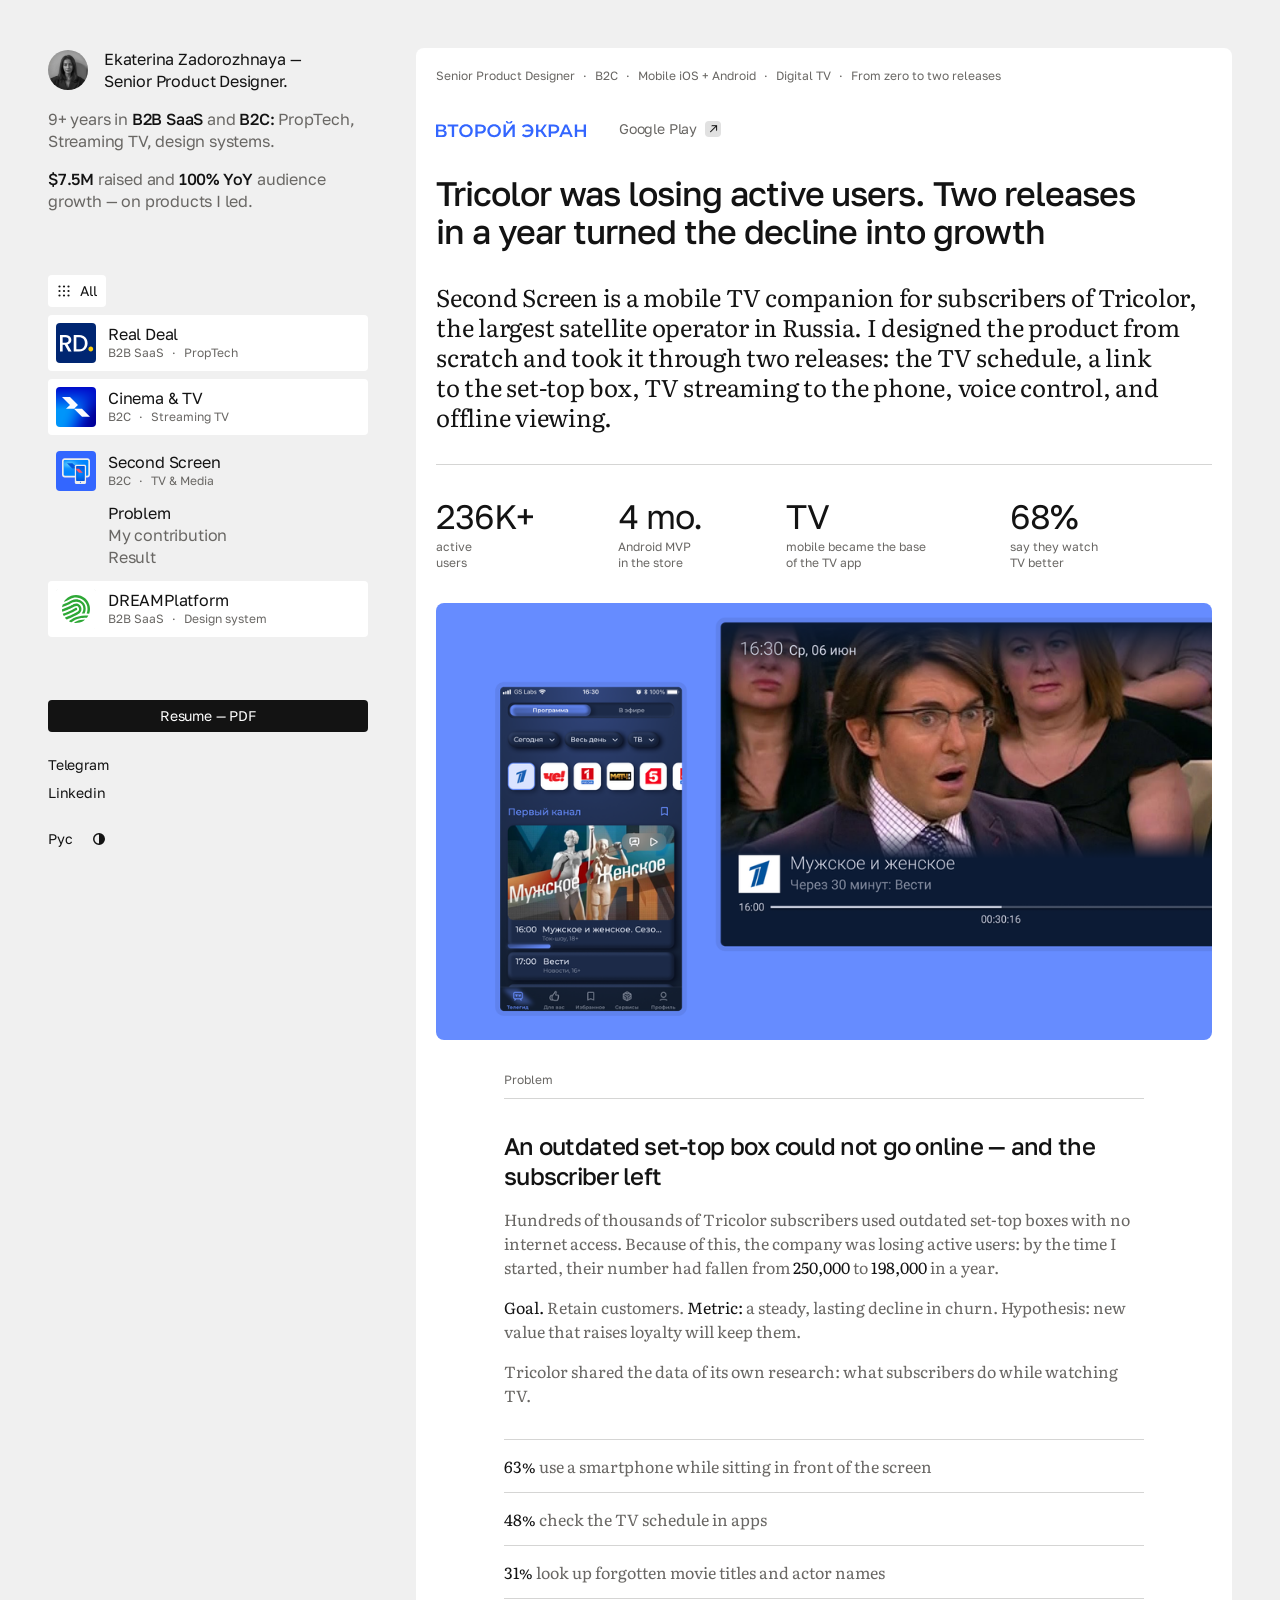
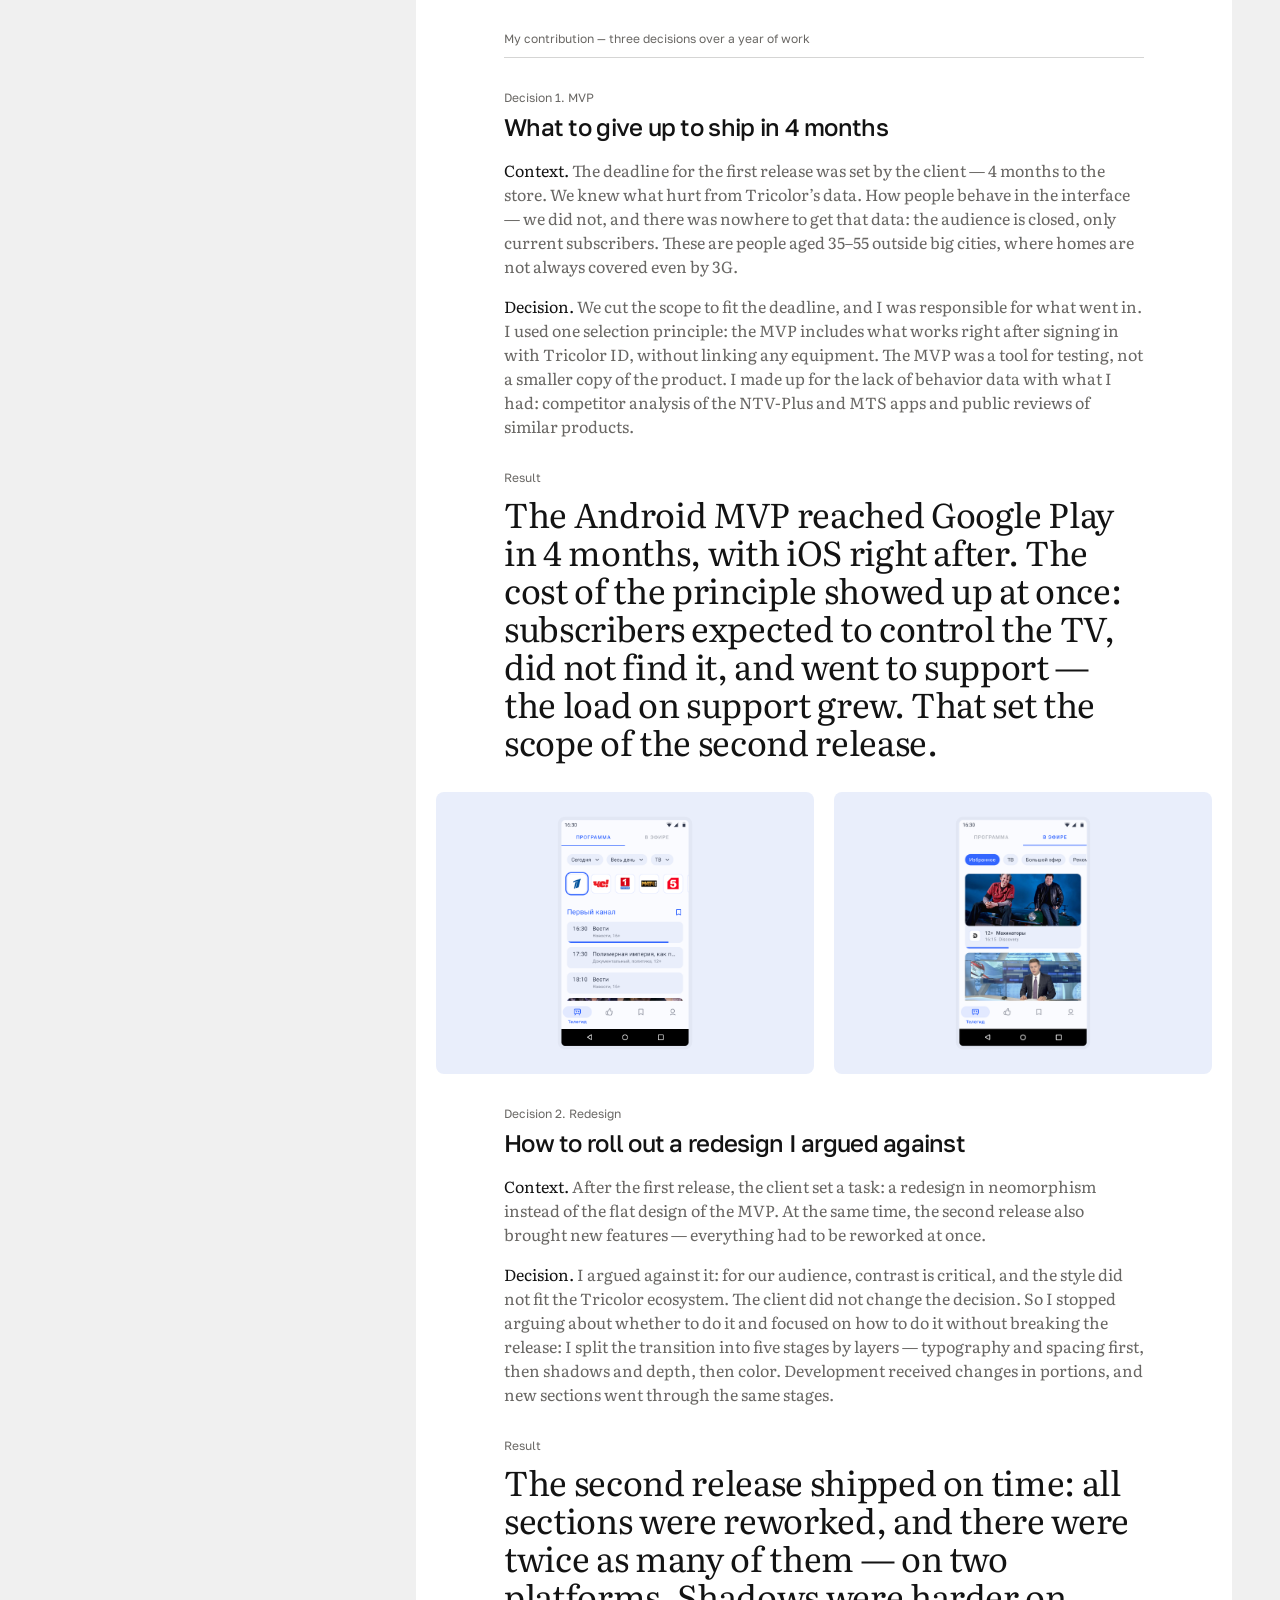
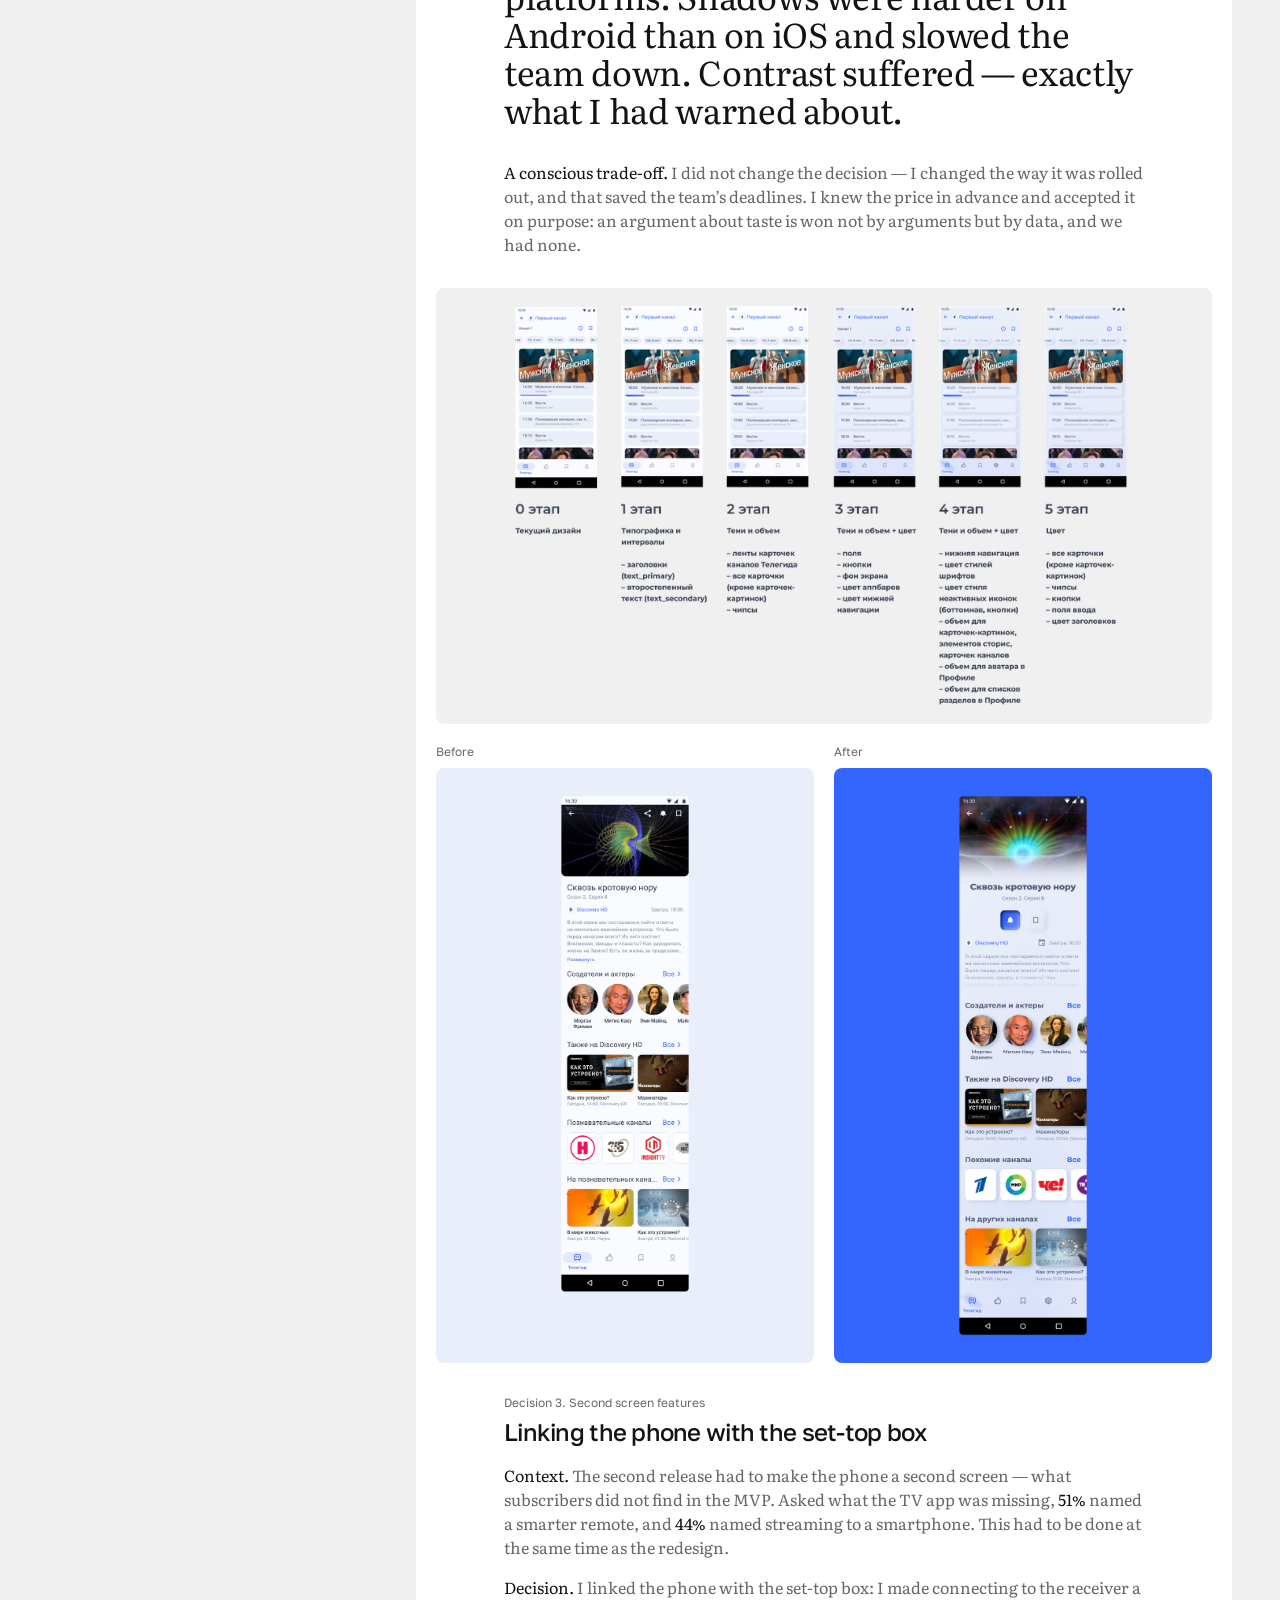
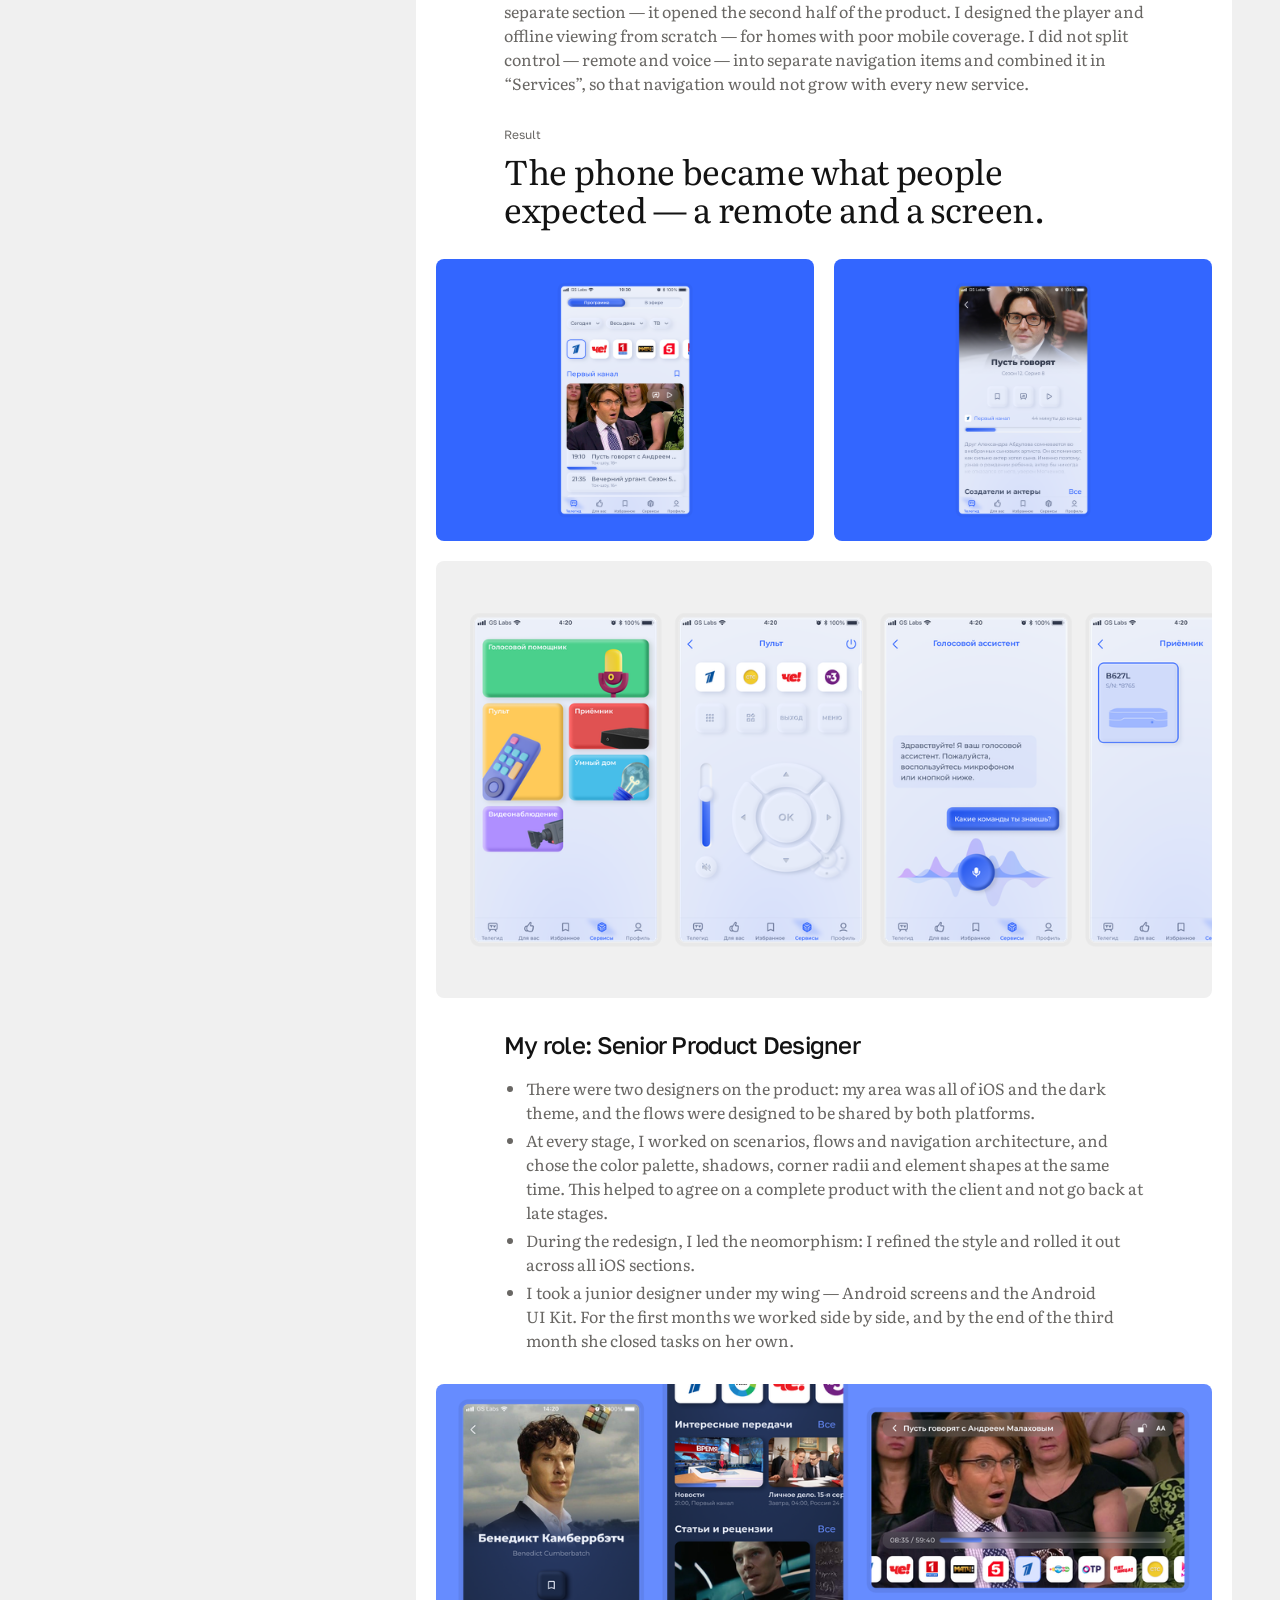
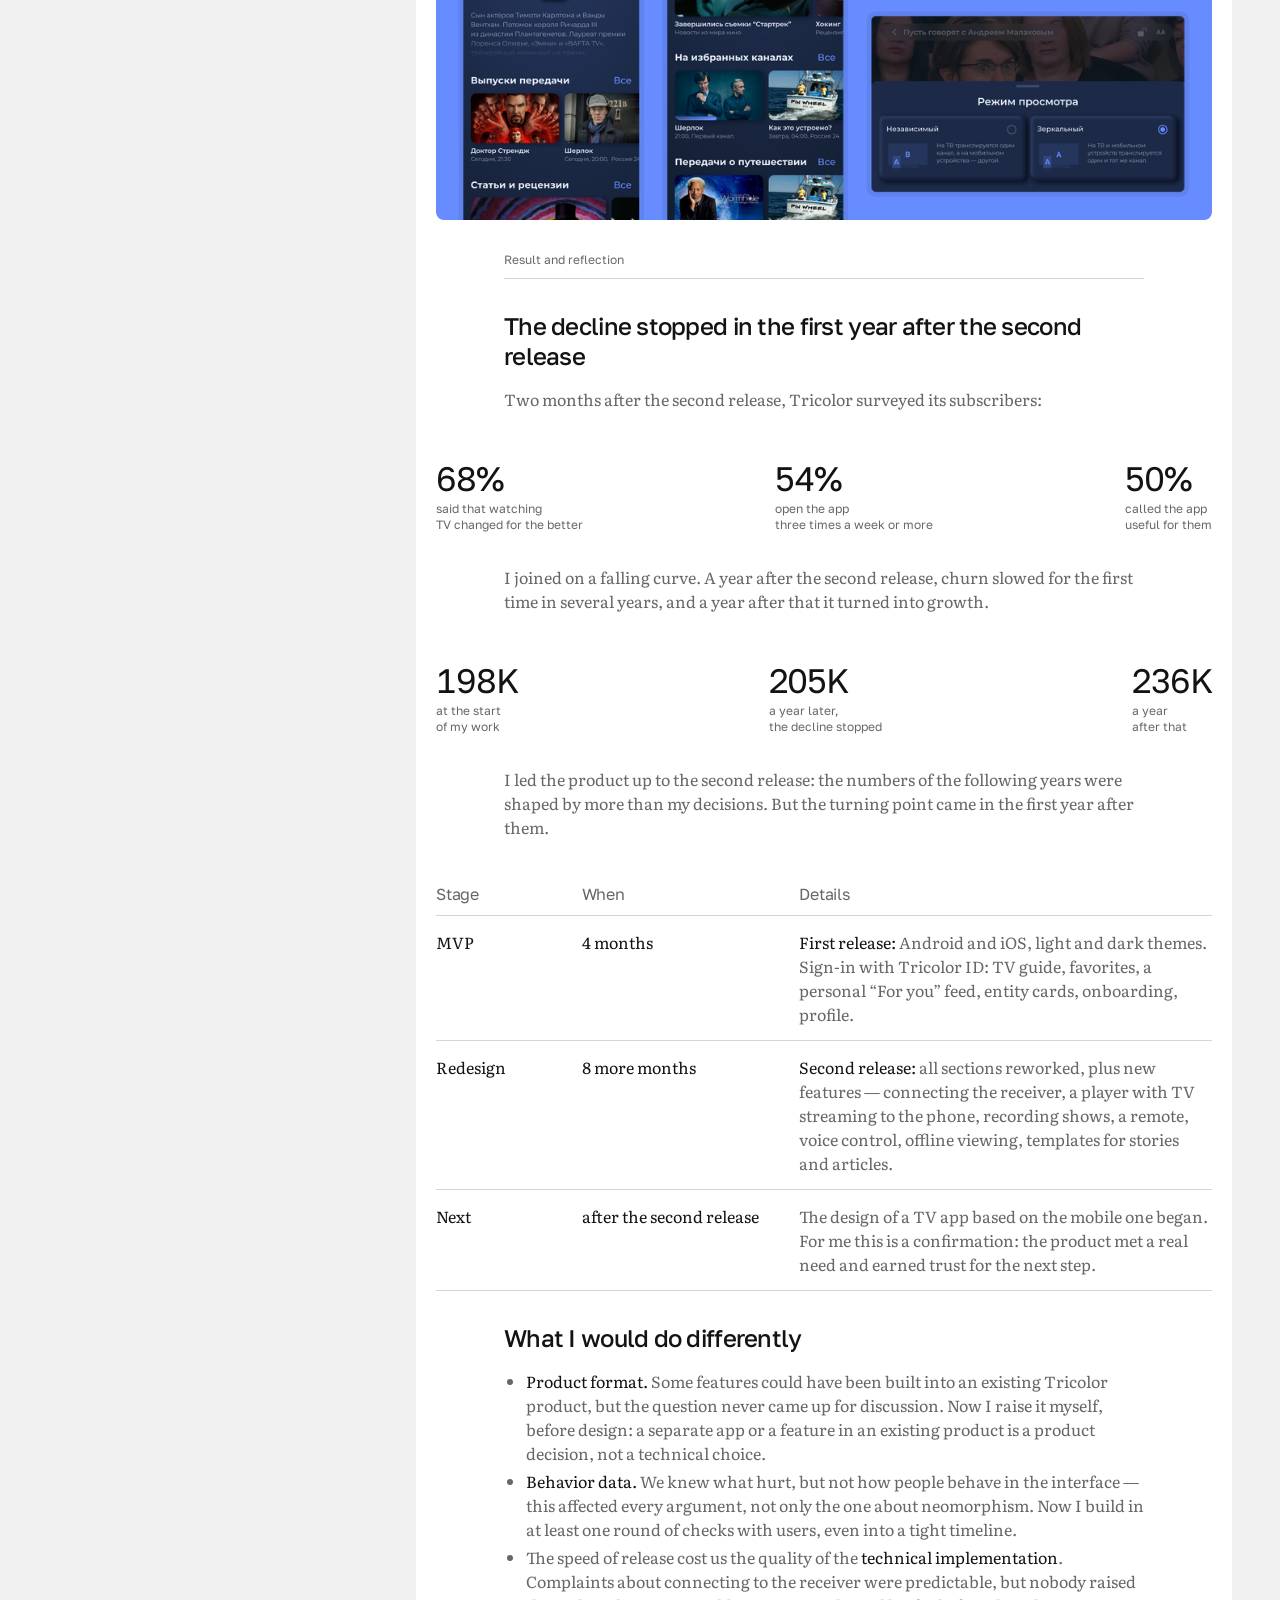
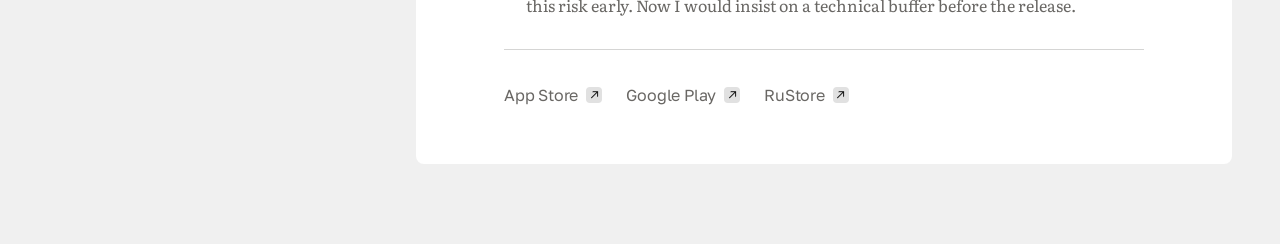
<file: en/second-screen.html>
<!doctype html>
<html lang="en">
<head>
<meta charset="utf-8">
<meta name="viewport" content="width=device-width, initial-scale=1">

<!-- <<HEAD>> -->
<title>Second Screen — Ekaterina Zadorozhnaya</title>
<meta name="description" content="Second Screen case study for Tricolor: MVP in 4 months, two releases in a year, a turnaround from 198K to 236K active users.">
<link rel="canonical" href="https://codedesign.ru/en/second-screen">
<link rel="alternate" hreflang="ru" href="https://codedesign.ru/second-screen">
<link rel="alternate" hreflang="en" href="https://codedesign.ru/en/second-screen">
<link rel="alternate" hreflang="x-default" href="https://codedesign.ru/second-screen">

<meta property="og:type"         content="article">
<meta property="og:url"          content="https://codedesign.ru/en/second-screen">
<meta property="og:title"        content="Tricolor was losing active users. Two releases in a year turned the decline into growth">
<meta property="og:description"  content="Second Screen case study. Senior Product Designer: an MVP on two platforms, a link between phone and set-top box, 198K → 236K active users.">
<meta property="og:image"        content="https://codedesign.ru/og/og_ss.png">
<meta property="og:image:width"  content="1200">
<meta property="og:image:height" content="630">
<meta property="og:locale"       content="en_US">
<meta name="twitter:card"        content="summary_large_image">

<link rel="icon" href="/favicon.ico?v=3" sizes="any">
<link rel="apple-touch-icon" href="/apple-touch-icon.png?v=3">

<link rel="preconnect" href="https://fonts.googleapis.com">
<link rel="preconnect" href="https://fonts.gstatic.com" crossorigin>
<link rel="stylesheet" href="https://fonts.googleapis.com/css2?family=Golos+Text:wght@400;500&family=Literata:opsz,wght@7..72,400&display=swap">

<script>
(function(){try{var t=localStorage.getItem('theme');
if(t==='dark'||t==='light')document.documentElement.setAttribute('data-theme',t);}catch(e){}})();
</script>
<!-- <</HEAD>> -->


<style>
/* ═══════════════════════════════════════════════════════════════
   КЕЙС «ВТОРОЙ ЭКРАН»

   Каркас, типографика и ритм листа — общие для внутренних страниц:
   BASE (колонка, токены) и CASE (лист кейса) вклеивает build.py.
   Здесь только то, чего нет у соседних кейсов: два ряда итоговых
   метрик, справка по опросу, пара «До / После» разной высоты. Текст — по
   «второй-экран-контент.md», кадры — img/ss/ и img/home/ss_cover.
   ═══════════════════════════════════════════════════════════════ */

/* <<BASE>> */
/* ═══════════════════════════════════════════════════════════════
   ОБЩАЯ ОСНОВА ДВУХ СТРАНИЦ
   Вклеивается в index.html и realdeal.html скриптом build.py.
   Править её внутри самих страниц нельзя — перезапишется.

   Раскладка — с макетов 2026-10-12: колонка слева, белый лист справа
   (лента на главной, текст на странице кейса). Правки совета внесены
   поверх, каждая помечена в комментарии. Здесь только то, чем пользуются
   обе страницы; правила одной страницы лежат в её <style>.
   ═══════════════════════════════════════════════════════════════ */

:root{
  color-scheme: light;

  /* ИМЕНА: группа = свойство, которое токен задаёт;
     имя = значение (у примитивов) или роль (у семантики).
     Совпадают с переменными в Figma один в один — сверка макета
     с вёрсткой идёт по одному словарю. Подробно: спека-цвет.md. */

  /* ШКАЛА НЕЙТРАЛЬНЫХ, названа по воспринимаемой светлоте L*.
     Шкала расширяется вставкой без переименования соседей.
     neutral-6 и neutral-90 работают в обеих темах, меняясь ролями.
     Тёплая нота R ≥ G ≥ B на 8, 12, 22, 44, 63, 85;
     чистый серый на 6, 18, 78, 90, 95, 100. */

  /* примитивы светлой темы */
  --neutral-6:   #131313;   /* L*  5.9  текст, заливка кнопки          */
  --neutral-18:  #2C2C2C;   /* L* 18.0  кнопка в наведении             */
  --neutral-44:  #696764;   /* L* 43.7  вторичный и проза              */
  --neutral-85:  #D5D5D4;   /* L* 85.2  линейка                        */
  --neutral-90:  #E1E1E1;   /* L* 89.5  светлая: заглушка; тёмная: текст и светлая заливка */
  --neutral-95:  #F0F0F0;   /* L* 94.8  фон                            */
  --neutral-100: #FFFFFF;   /* L*100.0  лист, текст на кнопке          */

  /* примитивы тёмной темы (спека-цвет.md, 2026-10-21) */
  --neutral-8:   #1A1818;   /* L*  8.5  фон страницы                   */
  --neutral-12:  #20201E;   /* L* 12.2  подложка кадра                 */
  --neutral-22:  #343433;   /* L* 21.7  линейка                        */
  --neutral-63:  #999795;   /* L* 62.6  вторичный и проза              */
  --neutral-78:  #C0C0C0;   /* L* 77.7  заливка в наведении            */

  /* ЦВЕТА ПРОДУКТОВ — правка совета №4.
     Было: тёмно-синий, почти чёрно-синий, зелёный, голубой —
     три оттенка одного цвета из четырёх. При размытии
     различался только зелёный, то есть система работала
     на одном элементе из четырёх.

     Стало: четыре разных семейства, разведённые и по тону,
     и по светлоте — чтобы набор читался и в оттенках серого,
     и при дальтонизме, где цвет один не справляется.
     Светлота специально разная: 31 / 44 / 52 / 58.

     Одинаковы в обеих темах: это временные плашки под настоящие
     логотипы, которые от темы не зависят. В семантический слой
     не заводить — иначе их потянет развести по режимам. */
  --brand-realdeal:      #2F5AD9;   /* RealDeal      — синий,     L44 */
  --brand-kino-i-tv:     #B0308C;   /* Кино и ТВ     — маджента,  L52 */
  --brand-design-system: #14532D;   /* DREAMPlatform — зелёный,   L31 */
  --brand-second-screen: #DE5B1C;   /* Второй экран  — оранжевый, L58 */

  /* ПОЛЕ КАДРА С КАЛЬКУЛЯТОРОМ на главной — ТЗ вставки макетов, 2026-10-10:
     Accent/Info #1268EC на 15% поверх белого. Файл макета приходит
     с прозрачным полем, цвет даёт плашка. Один потребитель
     (.frame--field), от темы не зависит; в семантику не заводить. */
  --brand-realdeal-field: #DBE8FC;
  /* Сплошная подложка кадра с графиками на странице кейса — макет
     2026-10-10: Accent/Info #1268EC. Один потребитель (.shot__frame--accent). */
  --brand-realdeal-accent: #1268EC;
  /* Подложка кадров 16:9 на странице «Кино и ТВ» — тёмно-синий #0C2653,
     тон самого интерфейса ТВ-приложения (запрос автора 2026-10-12): поля
     вокруг кадров и шторок сливаются с экраном. Два потребителя
     (.shot__frame--navy, .cmpx), от темы не зависит; в семантику не заводить. */
  --brand-kino-i-tv-field: #0C2653;
  /* Подложка кадра «ленты» (kino_hero_lines) в карточке на главной — тот же
     синий, но темнее: #0C1B35 (запрос автора 2026-10-12). Один потребитель
     (.frame--navy-dark). */
  --brand-kino-i-tv-field-dark: #0C1B35;
  /* Подложка кадров DREAMPlatform — зелёный #57B035, акцентный цвет самой
     системы (запрос автора 2026-10-15). Сплошной: кадры главной
     (.frame--green) и DREPLUS на странице кейса (.shot__frame--green). От темы не зависит; в семантику
     не заводить. */
  --brand-design-system-field: #57B035;
  /* Подложки кадров «Второго экрана» (запрос автора 2026-10-20), сплошные,
     от темы не зависят; в семантику не заводить:
       -field      #668CFF — обложки (кейс и два кадра главной) и кадр тёмной темы;
       -field-soft #E9EEFB — светлые Android-экраны: MVP и «до» редизайна;
       -field-deep #3366FF — «после» редизайна и два кадра iOS-телегида. */
  --brand-second-screen-field: #668CFF;
  --brand-second-screen-field-soft: #E9EEFB;
  --brand-second-screen-field-deep: #3366FF;

  /* СЕМАНТИКА — десять ролей. Компонент обращается только к ним:
     примитив или литерал в правиле компонента не переключается темой.
     --text-primary и --bg-inverse сегодня совпадают по значению,
     но это два независимых решения: цвет текста и заливка кнопки.
     Наведение сдвигает заливку к середине шкалы: кнопка на 12
     пунктов L*, карточка на 2. */
  --text-primary:      var(--neutral-6);    /* заголовки, числа, активный якорь, выделение в прозе */
  --text-secondary:    var(--neutral-44);   /* проза, подписи, метастроки, шапки таблиц */
  --text-inverse:      var(--neutral-100);  /* текст на заливке --bg-inverse */
  --bg-page:           var(--neutral-95);   /* фон страницы */
  --bg-surface:        var(--neutral-100);  /* лист кейса, карточки кейсов в колонке */
  --bg-inverse:        var(--neutral-6);    /* заливка кнопки резюме */
  --bg-inverse-hover:  var(--neutral-18);   /* кнопка резюме при наведении */
  --bg-placeholder:    var(--neutral-90);   /* место под макет, аватар, чипы схемы пути */
  --border-default:    var(--neutral-85);   /* разделители, строки таблиц, рамка ленты */
  --shot-plate:        var(--neutral-95);   /* подложка кадра на странице кейса: в светлой совпадает с фоном, в тёмной нет */

  --sans: 'Golos Text', system-ui, -apple-system, 'Segoe UI', Roboto, sans-serif;
  --serif: 'Literata', Georgia, 'Times New Roman', serif;

  /* СКРУГЛЕНИЯ — четыре токена, все кратны четырём.
     Было восемь литералов (1, 3, 4, 6, 7, 8, 10, 50%): 3 против 4 —
     одно фокус-кольцо, 6 против 7 — соседние элементы с разницей
     в пиксель. Следы правок, а не решения.
     999px, а не 50%: на квадрате даёт круг, на узкой полосе —
     скруглённые торцы, и его можно хранить числом в Figma. */
  --radius-4:    4px;     /* марка 12×12, кольца :focus-visible */
  --radius-8:    8px;     /* кнопка, чип, skip-link, лист, кадры, врезка */
  --radius-full: 999px;   /* аватар, торцы рельса активного якоря */

  --width-cover: 760px;   /* полоса: обложка, метрики, макеты во всю ширину */
  /* Колонка прозы считается от знаков, а не от пикселей.
     Цель — 68–72 знака в строке. При Literata 16 это 570.
     (При Golos 16 то же правило давало 640 — поэтому при смене
     гарнитуры число пересчитывается, а не переносится.) */
  --width-prose: 640px;   /* было 570; макет кейса 2026-10-10 */
  --width-wide:  860px;   /* таблица и схема пути — по центру листа */
  --width-rail:  clamp(248px, 25vw, 360px);   /* левая колонка; резиновая (ТЗ адаптив 2026-10-10), 360 с 1440 */

  /* РИТМ СТРАНИЦЫ — четыре ступени, все кратны 16. Шкала закрыта.
     Внутренние поля компонентов ей не подчиняются и токенов
     не получают: токен с одним потребителем бесполезен. */
  --space-16: 16px;    /* 1×   между любыми соседними блоками */
  --space-24: 24px;    /* 1.5× после выноса и цитаты */
  --space-32: 32px;    /* 2×   до и после линейки между кейсами в ленте (2026-10-10) */
  --space-48: 48px;    /* 3×   внутри обложки и после лида */
  --space-64: 64px;    /* 4×   между разделами и между кейсами */

  /* ПОЛЯ СТРАНИЦЫ — плавные, а не ступенчатые.
     Модель снята с rafaelcespedes.com: там ширина контейнера —
     фиксированное число (800px), а всё, что вокруг, выведено
     из него через clamp(мин, доля, макс). Скачок поля с 30 на 16
     на пороге заметен глазом; clamp убирает сам скачок. */
  --page-gutter: clamp(16px, 3.75vw, 60px);   /* 60 с 1600 и шире (макет главной 2026-10-10) */
}

/* ═══ ТЁМНАЯ ТЕМА (включена 2026-10-21, спека-цвет.md) ═══
   Подобрана под светлую по отношениям, а не выведена зеркально: лист
   темнее фона (утоплен), текст на листе 14.21 вместо 18.58, проза
   6.38 вместо 5.64, шаг лист↔фон 1.05. Светлая — по умолчанию;
   системная настройка не учитывается (решение автора 2026-10-21), тёмная
   включается только кнопкой и запоминается. Скрипт
   переключателя — в parts/head.html (выбор до отрисовки) и в
   parts/rail_foot.html (кнопка). */
:root[data-theme="dark"]{
  --text-primary:      var(--neutral-90);
  --text-secondary:    var(--neutral-63);
  --text-inverse:      var(--neutral-6);
  --border-default:    var(--neutral-22);
  --bg-page:           var(--neutral-8);
  --bg-surface:        var(--neutral-6);
  --bg-placeholder:    var(--neutral-18);
  --bg-inverse:        var(--neutral-90);
  --bg-inverse-hover:  var(--neutral-78);
  --shot-plate:        var(--neutral-95);   /* решение автора 2026-10-21: как в светлой (#F0F0F0); в спеке neutral-12 */
  color-scheme: dark;
}
/* ВОРДМАРКИ В ТЁМНОЙ ТЕМЕ (2026-10-21): у RealDeal, Триколора и DREAMPlatform рядом
   со светлым файлом лежит белый *-dark.svg (RealDeal и DREAMPlatform — тёмные части
   белые, цветные остаются; Триколор — целиком белый). Переключает кнопка темы.
   Второй экран синий и остаётся как есть. */
.logo-dark{ display: none !important; }
:root[data-theme="dark"] .logo-light{ display: none !important; }
:root[data-theme="dark"] .logo-dark{ display: block !important; }
*{ box-sizing: border-box; }

body{
  margin: 0;
  background: var(--bg-page);
  color: var(--text-primary);
  font-family: var(--sans);
  font-size: 14px;
  line-height: 20px;   /* интерфейсная ступень; проза и заголовки задают свой */
  /* ТРЕКИНГА НА BODY НЕТ НАМЕРЕННО. -.012em здесь вычислялся от 14px
     в −0.168px и наследовался абсолютным числом: 18 элементов на 12px
     получали −1.4% там, где по правилу ноль. Трекинг задаётся
     на каждом элементе своим стилем, по наследству не приходит. */
  -webkit-font-smoothing: antialiased;
}

.app{
  /* Макет 2026-10-12 при 1600: поля 60, колонка 360, зазор 60, лист
     начинается с x=480. Зазор и верхнее поле плавные, как и поля
     страницы. */
  max-width: 1680px; margin: 0 auto;
  padding: max(24px, var(--page-gutter)) var(--page-gutter) 80px;
  display: grid; grid-template-columns: var(--width-rail) minmax(0,1fr);
  gap: 0 clamp(24px, 3.75vw, 60px);
  align-items: start;
}

.skip{
  position: absolute; left: -9999px; top: 0;
  background: var(--bg-inverse); color: var(--text-inverse);
  font-size: 14px; line-height: 16px; letter-spacing: -.012em;
  padding: 10px 16px; border-radius: var(--radius-8); z-index: 9; text-decoration: none;
}
.skip:focus{ left: 12px; top: 12px; }

/* ═══════════════════ ЛЕВАЯ КОЛОНКА ═══════════════════
   Порядок один на обеих страницах (макеты 2026-10-12):
     кто я  →  список кейсов (по центру)  →  резюме и контакты.
   Колонка липкая, занимает высоту экрана за вычетом полей; резюме
   и контакты прижаты к нижнему полю. Если контент выше экрана —
   прокрутка внутри колонки (см. сжатие по высоте в конце файла). */
.rail{
  position: sticky; top: max(24px, var(--page-gutter));
  height: calc(100vh - 2 * max(24px, var(--page-gutter)));
  height: calc(100dvh - 2 * max(24px, var(--page-gutter)));   /* 100vh на мобильных — не высота экрана */
  overflow-y: auto;
  display: flex; flex-direction: column; gap: 24px;
  padding: 0;   /* макеты 2026-10-12: аватар на верхнем поле страницы, контакты на нижнем */
  scrollbar-width: thin;
}

/* ── кто я ── */
/* Макеты 2026-10-12: на обеих страницах колонка одинакова — аватар слева,
   имя и роль справа 16/22 (вес 400), ниже серой строкой сфера и строка
   про инвестиции. Прежний вариант главной (аватар над именем 24/30) заменён. */
.me{
  display: grid; grid-template-columns: 40px minmax(0,1fr); gap: 0 16px;
  align-items: center; max-width: 320px;   /* ширина текста колонки по макету */
}
.me__ava{
  width: 40px; height: 40px; border-radius: var(--radius-full);
  background: var(--bg-placeholder); overflow: hidden;
  display: block;
}
.me__ava img{ width: 40px; height: 40px; display: block; object-fit: cover; }
.me__who{
  font-size: 16px; line-height: 22px; font-weight: 400; letter-spacing: -.012em;
  color: var(--text-primary); margin: 0;
}
.me__who a{ color: inherit; text-decoration: none; display: inline-block; transition: color .18s ease-out; }
/* наведение — цвет, без подчёркивания (2026-10-10) */
.me__who a:hover{ color: var(--text-secondary); }
/* Сфера и строка про инвестиции — 16/22, серым; акценты «B2B SaaS», «B2C:»,
   «$7.5M», «100% YoY» — вес 500 и чернила (правка 2026-10-10). */
.me__span, .me__sum{
  grid-column: 1 / -1; margin: 16px 0 0;
  font-size: 16px; line-height: 22px; font-weight: 400; letter-spacing: -.012em;
  color: var(--text-secondary);
}
.me__span b, .me__sum b{ font-weight: 500; color: var(--text-primary); }

/* ── действие (резюме) ──
   Правка совета №3 отменена, и вот почему.
   Совет исходил из холодного трафика: человек пришёл из поиска,
   у него нет твоих контактов, поэтому чёрное пятно обязано вести
   в переписку. Но портфолио уходит вместе с откликом — адресат
   уже может ответить одним нажатием в своей почте. Ему нужно
   не «написать», а быстро забрать резюме. Кнопка «Написать»
   при этом дублировала Telegram и LinkedIn внизу колонки.
   Поэтому чёрное пятно снова на резюме, а контакты внизу
   остаются единственным местом, где живут адреса. */
.act{ display: flex; flex-wrap: wrap; gap: 8px; max-width: 320px; }   /* ширина колонки текста, как у .me и списка кейсов */
/* кнопка стоит внизу колонки над контактами (макет 2026-10-12) */
.act a{
  display: inline-flex; align-items: center; gap: 6px;   /* зазор знака и слова — 6 везде */
  font-size: 14px; font-weight: 400; letter-spacing: -.012em; line-height: 16px;
  /* макет: высота 32 (8+16+8), радиус 4, поля по бокам 12, без значка */
  text-decoration: none; border-radius: var(--radius-4); padding: 8px 12px; min-height: 32px;
  transition: background .18s ease-out;
}
.act__cv{ background: var(--bg-inverse); color: var(--text-inverse); flex: 1 1 100%; justify-content: center; }   /* на всю ширину колонки, как интро */
.act__cv:hover{ background: var(--bg-inverse-hover); }
.act a:focus-visible{ outline: 2px solid var(--text-primary); outline-offset: 3px; }

/* ── низ: контакты ──
   Строки «Открыта к предложениям» нет: портфолио уходит вместе
   с откликом, и адресату это уже известно. Статус нужен сайту,
   который ищут сами; этот — приносят. */
/* Низ колонки (макеты 2026-10-12): кнопка резюме и контакты одной группой,
   прижатой к нижнему полю; список кейсов между «кто я» и этой группой
   стоит по центру (.rail .tree). */
.rail__foot{ display: grid; gap: 20px; }
/* ПЕРЕКЛЮЧАТЕЛЬ ТЕМЫ — внизу колонки под контактами (спека-цвет.md §6).
   Круг, залитый наполовину; в тёмной теме повёрнут на 180°. */
.prefs__theme{
  display: inline-flex; gap: 6px; align-items: center; width: fit-content; min-height: 26px; min-width: 26px;   /* без подписи цель касания не меньше 26×26 */
  padding: 0; border: 0; background: none; cursor: pointer; font: inherit;
  font-size: 14px; line-height: 16px; letter-spacing: -.012em;
  color: var(--text-primary); transition: color .18s ease-out;   /* как ссылки контактов: чернила, на наведение — приглушённый */
}
.prefs__theme:hover{ color: var(--text-secondary); }
.prefs__theme:focus-visible{ outline: 2px solid var(--text-primary); outline-offset: 3px; border-radius: var(--radius-4); }
.prefs__theme svg{ width: 12px; height: 12px; flex: none; transition: transform .18s ease-out; }
:root[data-theme="dark"] .prefs__theme svg{ transform: rotate(180deg); }
/* ЯЗЫК — «Eng» / «Рус» слева от темы, одной группой (.prefs). Ссылка на ту же страницу
   другой версии (/en/…). Начертание как у ссылок контактов. */
.prefs{ display: flex; align-items: center; gap: 20px; }
.prefs__lang{
  display: inline-flex; align-items: center; min-height: 26px;
  font-size: 14px; line-height: 16px; letter-spacing: -.012em;
  color: var(--text-primary); text-decoration: none; transition: color .18s ease-out;
}
.prefs__lang:hover{ color: var(--text-secondary); }
.prefs__lang:focus-visible{ outline: 2px solid var(--text-primary); outline-offset: 3px; border-radius: var(--radius-4); }
.hire{ display: grid; gap: 8px; }
.hire__links{ display: grid; gap: 2px; }
.hire__links a{
  font-size: 14px; line-height: 16px; letter-spacing: -.012em;   /* 14/16 (стиль «Link») по просьбе автора 2026-10-20; 2026-10-11 было 16/22 */
  color: var(--text-primary); text-decoration: none;
  display: inline-flex; gap: 6px; align-items: center; width: fit-content;
  min-height: 26px;
}
.hire__links a{ transition: color .18s ease-out; }
/* наведение — цвет, без подчёркивания (2026-10-11): чернила → приглушённый тон */
.hire__links a:hover{ color: var(--text-secondary); }
.hire__links a:focus-visible{ outline: 2px solid var(--text-primary); outline-offset: 3px; border-radius: var(--radius-4); }

/* перенос строки только на телефоне: переносы интро — как на макете iPhone 17 */
.br-m{ display: none; }

/* неразрывное сочетание в заголовках: «онлайн-сделок» не рвётся по дефису */
.nw{ white-space: nowrap; }
/* ЗНАК КЕЙСА В КОЛОНКЕ — квадрат из SVG (в колонке различить четыре кейса
   нужно до чтения, поэтому он крупный); цвет плашки остаётся запасным,
   пока файл не загрузился. Вордмарк на главной — `.mark` в index.html. */
.logo{
  width: 40px; height: 40px; border-radius: var(--radius-4); flex: none;   /* радиус 4 — макет 2026-10-10, было 12 */
  background: var(--brand, var(--bg-inverse)) var(--sign, none) center / cover no-repeat;
}

[data-brand="design-system"]{ --brand: var(--brand-design-system); --sign: url("/img/logo/DRM.svg"); }
[data-brand="realdeal"]{ --brand: var(--brand-realdeal); --sign: url("/img/logo/RD.svg"); }
[data-brand="kino-i-tv"]{ --brand: var(--brand-kino-i-tv); --sign: url("/img/logo/Cinema.svg"); }
[data-brand="second-screen"]{ --brand: var(--brand-second-screen); --sign: url("/img/logo/SS.svg"); }
[data-brand="smart-home"]{ --brand: var(--bg-placeholder); --sign: url("/img/logo/SH.svg"); }

/* ═══ СПИСОК КЕЙСОВ В КОЛОНКЕ (обе страницы) ═══
   ОДНО СОСТОЯНИЕ — ОДНА ПОДЛОЖКА (решение автора 2026-10-12).
   Карточки кейса и плашка «Все» в покое белые (--bg-surface). При наведении
   и у текущего пункта подложка — тон страницы (--bg-page, #F0F0F0): карточка
   «уходит» в фон. Цвет текста не меняется. Так «где я сейчас» и «куда
   нажму» читаются одним сигналом — подложкой, а не цветом строки. */
.tree{ display: grid; gap: 8px; }
/* «Все» — первый пункт списка (макеты 2026-10-12). Белая плашка; при наведении
   и на главной, где это текущая страница, — тон страницы. Как карточки кейсов. */
.all{
  display: inline-flex; align-items: center; gap: 10px; width: fit-content;
  min-height: 32px; padding: 0 9px 0 10px; border-radius: var(--radius-4);
  font-size: 14px; line-height: 16px; letter-spacing: -.012em;
  color: var(--text-primary); text-decoration: none;
  background: var(--bg-surface);
  transition: background .18s ease-out;
}
a.all:hover, .all[aria-current="page"]{ background: var(--bg-page); }
a.all:focus-visible{ outline: 2px solid var(--text-primary); outline-offset: 3px; }
.all svg{ width: 12px; height: 12px; flex: none; }

/* свёрнутые — карточки */
.row--flat{
  display: block; text-decoration: none;
  background: var(--bg-surface); border-radius: var(--radius-4); padding: 8px;   /* макет 2026-10-10: радиус 4, карточка 56 */
  transition: background .18s ease-out;
}
/* Четвёртый кейс «Умный дом» — в работе: та же карточка без ссылки,
   весь блок на 30% (макет 2026-10-10). Нажимать не на что. */
.row--soon{ opacity: .3; cursor: default; }
/* разделитель в строках «роль · сфера» — шире пробела, как на макете */
.sep{ margin: 0 5px; }

/* шапка строки: знак 40 слева, имя и сфера столбиком справа */
.row__id{
  display: grid; grid-template-columns: 40px minmax(0,1fr);
  align-items: center; gap: 12px;
}
.row__name{
  font-size: 16px; font-weight: 400; line-height: 18px;
  letter-spacing: -.012em; color: var(--text-primary);
}
.row--flat{ color: var(--text-primary); }
/* наведение на карточку — подложка в тон страницы (2026-10-12), текст не
   меняется. «В работе» не нажимается — подложка остаётся белой. */
.row--flat:hover{ background: var(--bg-page); }
.row--soon:hover{ background: var(--bg-surface); }
.row--flat:focus-visible{ outline: 2px solid var(--text-primary); outline-offset: 3px; }
.row em{
  display: block; font-style: normal; font-size: 12px; line-height: 16px;
  letter-spacing: 0; color: var(--text-secondary);
}

/* ═══ МЕТРИКИ — один компонент на обе страницы ═══ */
.metrics{
  display: flex; flex-wrap: wrap; gap: 16px 56px;
  margin: 0; padding: 0; list-style: none;
}
.metrics div{ display: grid; gap: 4px; min-width: 0; }
.metrics dt{
  font-size: 24px; font-weight: 400; line-height: 30px;
  letter-spacing: -.03em; color: var(--text-primary);
  font-variant-numeric: tabular-nums; white-space: nowrap;
}
.metrics dd{
  margin: 0; font-size: 12px; line-height: 16px; color: var(--text-secondary); letter-spacing: 0;
}

/* СПИСОК КЕЙСОВ — по центру между «кто я» и низом колонки, карточки до 320
   (на обеих страницах, макеты 2026-10-12). */
.rail .tree{ margin: auto -3px; padding: 3px; max-width: 326px; }
/* Интро и резюме с контактами не прячутся ни на какой высоте экрана:
   если колонка не помещается, прокручивается список кейсов между ними.
   Поля 3px — чтобы рамка фокуса карточек не обрезалась. */
@media (min-width: 801px){
  .rail .tree{ min-height: 0; overflow-y: auto; scrollbar-width: thin; }
}
/* «Умный дом» — карточка без ссылки; на невысоком экране она только отнимает
   место у настоящих кейсов и выглядит обрезанной, поэтому здесь её нет. */
@media (min-width: 801px) and (max-height: 940px){
  .rail .row--soon{ display: none; }
}

/* ПОРОГ СХЛОПЫВАНИЯ — 800 (ТЗ адаптив 2026-10-10; прежний 1140 заменён).
   Колонка резиновая, clamp(248, 25vw, 360), и отдаёт пиксели вместе
   с листом, поэтому сворачивать её раньше 800 незачем: ниже 800
   колонка оставляла бы листу меньше, чем он получает без неё.
   Четыре режима: 1141+ — колонка полная; 801–960 — сжатая;
   800 и ниже — шапка с меню, на главной под ней «кто я» с резюме. */
@media (min-width: 801px) and (max-width: 960px){
  :root{ --width-rail: clamp(200px, 22vw, 248px); }
  .app{ gap: 0 24px; }
  .rail .row__id em{ display: none; }   /* подзаголовки кейсов не влезают */
}
/* Колонка уже ~260 (до 1040): имя с ролью рядом с аватаром ломалось на 3–4 строки.
   Здесь аватар над именем, текст на всю ширину колонки. */
@media (min-width: 801px) and (max-width: 1040px){
  .me{ grid-template-columns: 1fr; }
  .me__ava{ margin-bottom: 16px; }
  .me__who{ grid-column: 1 / -1; }
}
@media (max-width: 800px){
  .app{ grid-template-columns: 1fr; gap: 24px; padding-top: 0; }
  /* Ниже 800 колонка сворачивается в «кто я» под липкой шапкой (.mbar):
     только на главной. На странице кейса её нет — имя и роль не повторяются
     над каждым кейсом, а кейсы, резюме и контакты лежат в меню (макеты
     iPhone 17, 2026-10-23). */
  .rail{ position: relative; top: auto; height: auto; max-height: none; overflow: visible;
         gap: 0; max-width: 760px; }
  .app--case .rail{ display: none; }
  .rail .tree, .rail .hire, .me__ava{ display: none; }   /* аватар живёт в шапке */
  /* ширина текста фиксирована (макет: 393 минус поля 16), переносы — по макету */
  .me{ grid-template-columns: 1fr; max-width: 361px; }
  .br-m{ display: inline; }
  .me__who{ grid-column: 1 / -1; }
  /* резюме слева, переключатель темы справа — одной строкой */
  .rail__foot{ display: flex; align-items: center; justify-content: space-between;
               gap: 16px; margin-top: 24px; }
  .rail__foot .act{ flex: none; max-width: none; }
  .rail__foot .act__cv{ flex: none; }
  /* переключатель темы — квадрат 32, как кнопки шапки */
  .prefs__theme{ width: 32px; height: 32px; min-width: 32px; min-height: 32px;
                 justify-content: center; border-radius: var(--radius-4);
                 background: var(--bg-placeholder); color: var(--text-primary); }
  .prefs__theme svg{ width: 14px; height: 14px; }
  /* язык — плашка той же высоты, слева от переключателя темы */
  .prefs{ gap: 8px; }
  .prefs__lang{ height: 32px; min-height: 32px; padding: 0 12px; justify-content: center;
                border-radius: var(--radius-4); background: var(--bg-placeholder); }
}

/* ШАПКА И МЕНЮ ТЕЛЕФОНА — 800 и ниже (макеты iPhone 17, 2026-10-23).
   Шапка липкая и всегда на экране: аватар слева, справа «CV» и меню.
   Меню — экран поверх страницы: кейсы карточками, резюме, контакты.
   В открытом меню в шапке остаётся одна кнопка (значок меняется). */
.mbar, .menu{ display: none; }
@media (max-width: 800px){
  .mbar{
    position: sticky; top: 0; z-index: 60; height: 72px;
    display: flex; align-items: center; justify-content: space-between;
    padding: 0 max(16px, var(--page-gutter)); background: var(--bg-page);
  }
  .mbar__ava{ display: block; width: 40px; height: 40px; border-radius: var(--radius-full);
              overflow: hidden; background: var(--bg-placeholder); }
  .mbar__ava img{ display: block; width: 40px; height: 40px; object-fit: cover; }
  .mbar__btns{ display: flex; gap: 8px; }
  .mbar__btn{
    box-sizing: border-box; width: 32px; height: 32px; padding: 0; border: 0;
    display: inline-flex; align-items: center; justify-content: center;
    border-radius: var(--radius-4); background: var(--bg-placeholder);
    color: var(--text-primary); font: inherit; font-size: 14px; line-height: 16px;
    letter-spacing: -.012em; text-decoration: none; cursor: pointer;
    transition: background .18s ease-out;
  }
  .mbar__btn:focus-visible{ outline: 2px solid var(--text-primary); outline-offset: 3px; }
  .mbar__btn svg{ width: 16px; height: 16px; }
  .mbar__menu .i-close{ display: none; }
  html.menu-open .mbar__menu .i-open{ display: none; }
  html.menu-open .mbar__menu .i-close{ display: block; }
  html.menu-open .mbar__ava, html.menu-open .mbar__cv{ visibility: hidden; }
  /* шапка 72, а кнопка меню кончается на 48: фон снимаем, чтобы первая карточка (отступ 62) не пряталась под ним */
  html.menu-open .mbar{ background: transparent; pointer-events: none; }
  html.menu-open .mbar__menu{ pointer-events: auto; }

  /* Меню — панель по высоте содержимого сверху, а не экран целиком:
     страница под ней видна, размыта и чуть осветлена. Нажатие мимо панели
     закрывает меню. */
  .menu{
    position: fixed; inset: 0; z-index: 59;
    background: color-mix(in srgb, var(--bg-page) 35%, transparent);
    backdrop-filter: blur(8px); -webkit-backdrop-filter: blur(8px);
  }
  .menu__panel{
    box-sizing: border-box; max-height: 100%; overflow-y: auto; overscroll-behavior: contain;
    display: flex; flex-direction: column;
    padding: 62px max(16px, var(--page-gutter)) 24px; background: var(--bg-page);
    border-radius: 0 0 var(--radius-8) var(--radius-8);
    box-shadow: 0 8px 24px rgba(0,0,0,.08);
  }
  html.menu-open{ overflow: hidden; }
  html.menu-open .menu{ display: block; animation: menu-in .18s ease-out; }
  @keyframes menu-in{ from{ opacity: 0; } to{ opacity: 1; } }
  .menu .tree{ gap: 8px; max-width: none; }
  .menu .logo{ width: 36px; height: 36px; }
  .menu .row__id{ grid-template-columns: 36px minmax(0,1fr); }
  /* текущий кейс — «в фоне страницы», как в колонке на десктопе */
  .menu .row--flat[aria-current="page"]{ background: transparent; }
  .menu__foot{ display: grid; gap: 24px; margin-top: 36px; }
  .menu .act{ max-width: none; }
  .menu .hire__links{ gap: 0; }
  .menu .hire__links a{ min-height: 32px; }
}
/* ТЕЛЕФОН — 480.
   Лист идёт во всю ширину экрана: поля страницы съедали 32px
   из 390, то есть десятую часть строки. Замер: с полями проза
   держит 38 знаков, без них — 44. Норма строки на телефоне
   35–45 знаков, и 38 — её нижний край.
   Приём снят с oimachi: на 390 у них боковое поле 7.2px. */
@media (max-width: 480px){
  .app{ padding-inline: 0; }
  /* поля страницы сняты ради ширины строки в листе — значит
     колонка обязана держать своё поле сама, иначе её карточки
     и контакты упираются в край экрана */
  .rail{ padding-inline: 16px; }
  /* метрики сеткой 2×2: три во flex-wrap ложились «две и одна» (ТЗ адаптив) */
  .metrics{ display: grid; grid-template-columns: repeat(2, minmax(0,1fr)); gap: 14px 20px; }
  .metrics dt{ white-space: normal; }   /* английские значения («#1 in the UAE») длиннее русских и в колонке 2×2 на 320 не помещались */
  /* Кегль метрики здесь не трогается: в ленте он изначально 24,
     а в кейсе спустился до 24 ещё на пороге 768. Правило, которое
     стояло на этом месте, ничего не меняло — осталось от прежней
     шкалы, где метрика была 28. */
}
/* КОЛОНКА ПО ВЫСОТЕ ЭКРАНА (2026-10-12). Макет рассчитан на экран ≈1084:
   «кто я» с интро, список кейсов (на странице кейса с якорями) и резюме
   с контактами занимают 680–760. Ниже колонка не помещается, и резюме
   с контактами уезжают за край — это главное действие, его не прячем.
   Поэтому сначала уходит строка про инвестиции, потом сфера; замер:
   главная помещается с 805, кейс — с 880 (со строкой сферы). */
/* порог по высоте — только с 801: ниже колонка уже не липкая */
@media (min-width: 801px) and (max-height: 720px){
  .rail{ gap: 18px; }   /* колонка плотнее: прокрутка внутри нужна реже */
  .rail__foot{ gap: 16px; }
  .row--flat{ padding-block: 4px; }   /* карточка 48 вместо 56 */
}
@media (prefers-reduced-motion: reduce){ *{ transition: none !important; animation: none !important; } }
/* <</BASE>> */

/* <<CASE>> */
/* ═══════════════════════════════════════════════════════════════
   ТОЛЬКО СТРАНИЦА КЕЙСА — якоря в колонке и зачёркнутые метрики
   Общее лежит в BASE.
   ═══════════════════════════════════════════════════════════════ */

/* ТЕКУЩИЙ КЕЙС В СПИСКЕ — карточка в тоне страницы (--bg-page), как при
   наведении на соседние, и с якорями разделов под именем (решение автора
   2026-10-12). Сверху 8: от плашки «Все» до знака 16; снизу 5 — до следующей
   карточки ≈ 20 от текста последнего якоря (макет 2026-10-12). */
.row--open{ padding: 8px 8px 5px; background: var(--bg-page); border-radius: var(--radius-4); }

/* ЯКОРИ ТЕКУЩЕГО КЕЙСА.
   ПРАВКА СОВЕТА №1: порядок 01 → 02 → 03 — как на странице. На макете
   2026-10-12 «Мой вклад» стоит первым; оставлен порядок страницы
   (решение автора). */
.toc{
  margin-top: 11px; padding-left: 52px;   /* 40 знак + 12 отбивка = по имени */
  display: grid; gap: 0;
}
.toc a{
  position: relative; min-height: 22px;   /* шаг 22 по макету 2026-10-12 */
  display: flex; align-items: center;
  font-size: 16px; line-height: 22px; letter-spacing: -.012em;
  color: var(--text-secondary); text-decoration: none;
  transition: color .18s ease-out;
}
/* область нажатия 26, а шаг строк 22: невидимое поле по 2 сверху и снизу */
.toc a::after{ content: ''; position: absolute; inset: -2px -8px; }
/* наведение — цвет, без подчёркивания (2026-10-11): серый якорь темнеет */
.toc a:hover{ color: var(--text-primary); }
/* активный якорь метится тоном, не весом: весов на сайте два, и 500 занят
   двумя заголовками. Рельса слева нет (макеты 2026-10-12): активный —
   чернила, остальные серые. */
.toc a[aria-current="true"]{ color: var(--text-primary); }
.toc a[aria-current="true"]:hover{ color: var(--text-secondary); }   /* активный — наоборот, как все чернильные ссылки */
.toc a:focus-visible{ outline: 2px solid var(--text-primary); outline-offset: 3px; border-radius: var(--radius-4); }

/* ПРАВКА СОВЕТА №1. На главной зачёркивание пропало, и метрика
   читалась как «60 18» — два числа без отношения между ними. */
.metrics s{ color: var(--text-secondary); text-decoration-thickness: 2px; margin-right: 10px; font-weight: 400; }
/* зачёркнутое число в текстовом слое читалось слитно:
   стрелка есть для скринридера и для копирования, но не видна */
.sr{
  position: absolute; width: 1px; height: 1px; padding: 0; margin: -1px;
  overflow: hidden; clip-path: inset(50%); white-space: nowrap; border: 0;
}

/* ═══ ПОВЕРХНОСТЬ КЕЙСА ═══ */
.paper{
  background: var(--bg-surface); border-radius: var(--radius-8);
  /* поля листа выведены из ширины экрана так же, как поля страницы */
  /* макет кейса 2026-10-10: поля листа 20 (было до 40), кадры во всю ширину */
  padding: 20px 20px 56px;
}

/* метастрока — самая верхняя строка листа */
.meta{
  margin: 0 0 var(--space-32); font-size: 12px; line-height: 16px;
  letter-spacing: 0; color: var(--text-secondary);
}

/* логотип продукта и выход к нему.
   ПРАВКА СОВЕТА №6: до этого в шапке стоял только текст «RealDeal»,
   и переход по цветному квадрату приводил на страницу без цвета. */
.top{
  display: flex; flex-wrap: wrap; align-items: center; gap: 8px 32px;
  margin: 0 0 var(--space-32);
}
/* вордмарк продукта вместо набранного имени (макет 2026-10-10) */
.top__logo{ display: block; height: 16px; width: auto; }
.top__link{
  font-size: 14px; line-height: 16px; letter-spacing: -.012em; color: var(--text-secondary); text-decoration: none;
  display: inline-flex; align-items: center; gap: 8px; min-height: 26px;
}
/* стрелка — в сером квадрате 16×16, как на макете */
.top__link i{
  font-style: normal; font-size: 12px; line-height: 16px; letter-spacing: 0;
  width: 16px; height: 16px; display: inline-grid; place-items: center;
  background: var(--bg-placeholder); border-radius: var(--radius-4); color: var(--text-primary);
}
.top__link{ transition: color .18s ease-out; }
/* наведение — цвет, без подчёркивания (2026-10-10) */
.top__link:hover{ color: var(--text-primary); }

h1.title{
  font-size: 34px; font-weight: 500; letter-spacing: -.03em; line-height: 38px;
  color: var(--text-primary); margin: 0 0 var(--space-32); max-width: 620px; text-wrap: balance;
}

/* ЛИД — АНТИКВА. Засечки в шапке ставятся сюда, а не в заголовок:
   заголовок обязан совпадать с заголовком того же кейса на главной,
   иначе один объект получает два лица. Лид в паре с ним свободен
   и по референсу именно он несёт первую засечку страницы.
   24 кегль, а не 30: он стоит под заголовком и не должен его перекричать. */
/* ═══ ВЫДЕЛЕНИЕ В ПРОЗЕ ═══
   ЧЕРНИЛА, а не цвет продукта. В своде записано: два тона текста и
   ни одного третьего — чернила для того, что должно выскочить,
   приглушённый для прозы. Синий был бы третьим тоном и сломал бы
   правило, которое держит всю страницу.

   У цвета продукта уже есть работа: он метит сам продукт — знак
   в колонке и подсветку активного якоря. Если тем же цветом метить
   ещё и результаты, один цвет получает два значения.

   Выделяется только РЕЗУЛЬТАТ — то, что изменилось благодаря решению.
   Не объём работы (11 интервью, 20+ презентаций, 25+ компонентов),
   не параметры системы (5 слоёв, 3D, 15 инвесторов) и не «было»
   (45–60 дней). Иначе выделение перестаёт что-либо значить.

   Жирного нет: вес держит структуру (заголовки, ключи), тон держит
   смысл. Подчёркивание остаётся признаком ссылки — поэтому выделение
   никогда не подчёркнуто. */
.hl{ color: var(--text-primary); }

.lede a{
  color: inherit; text-decoration: underline; text-decoration-thickness: 1px;
  text-underline-offset: 5px; text-decoration-color: var(--border-default);
}
.lede a:hover{ text-decoration-color: currentColor; }
.lede{
  font-family: var(--serif); font-size: 24px; font-weight: 400;
  line-height: 30px; letter-spacing: -.01em; color: var(--text-primary);
  margin: 0 0 var(--space-32); text-wrap: pretty;
}

.paper .metrics{
  margin: 0 0 var(--space-32); padding: var(--space-32) 0 0;
  border-top: 1px solid var(--border-default);
}
/* РАЗДЕЛЕНИЕ МЕТРИК ПО ТОМУ, НУЖЕН ЛИ ИМ КОНТЕКСТ.
   Наверху — то, что понятно без чтения: сумма раунда и «первая
   в стране». Внизу — то, что понятно только после кейса: срок,
   комиссии, физические шаги. «12+ → 0 шагов» в шапке занимала
   четверть самого дорогого места и ничего не сообщала.

   Срок повторяется намеренно: наверху сжат до «×3», внизу
   развёрнут в «45–60 → 12–18». Наверху обещание, внизу откуда оно.
   ×3 защищается при любой паре: 45→12 это ×3,75, 60→18 это ×3,33.

   Три колонки по 240, а не четыре по 172: на 172 подпись «первая
   онлайн-сделка с коммерческой недвижимостью в ОАЭ» занимала три
   строки против двух у соседей, и ряд был рваным по низу. */
.metrics--top{
  /* макет 2026-10-10: колонки по содержимому, зазор 84, подпись уже числа */
  display: flex; flex-wrap: wrap; gap: 20px 84px;
}
/* Число и подпись — столбик от верхней линии. Ячейка метрики растягивается
   на высоту ряда, и без align-content строки сетки делили лишнюю высоту
   поровну: однострочная подпись уезжала ниже двухстрочных соседей. */
.paper .metrics > div{ align-content: start; }
.metrics--top dt{ white-space: nowrap; }
.metrics--top dd{ max-width: 112px; }
/* Внутри кейса число крупнее, чем в ленте: на главной метрика стоит
   в списке из четырёх, здесь — одна. Тот же принцип, по которому
   заголовок кейса в ленте 24, а на своей странице 34. */
.paper .metrics dt{ font-size: 34px; line-height: 38px; }

.paper .shot--cover{ margin: 0; }   /* 32 до следующего раздела даёт сам раздел */

/* ИТОГОВЫЕ МЕТРИКИ — тот же компонент, что в шапке.
   Кейс открывается результатом и закрывается результатом:
   наверху — чем всё кончилось для бизнеса, внизу — что
   изменилось в самой сделке. Пересечение одно (срок),
   и внизу оно дано полным диапазоном.
   Два в ряд, а не четыре: «45–60 → 12–18» на 26 кегле
   в четверти полосы разрывается по строкам. */
.metrics--out{
  /* макет кейса 2026-10-10: четыре в ряд на 860, колонки по содержимому */
  display: grid; grid-template-columns: repeat(4, auto); justify-content: space-between;
  gap: 28px 32px;
  padding: var(--space-24) 0 0; border-top: 1px solid var(--border-default);
}
.metrics--out dt{ white-space: nowrap; }   /* четыре в ряд: число не рвётся (макет 2026-10-10) */
.metrics--out dd{ max-width: 150px; }
.metrics--out div:first-child dd{ max-width: none; }

/* ═══ РАСКЛАДКА КОНТЕНТА (мерка снята с oimachi/posts) ═══
   Два класса блоков, без третьего:
     проза — колонка 570, выровнена по центру полосы;
     медиа — во всю ширину полосы.
   Центрирование, а не прижатие влево: тогда кадр и текст
   делят одну ось, а не два разных правых края. */
.paper h2, .paper h3, .paper .t, .paper ul.list, .paper .quote, .paper .flow, .paper .sec__label, .paper .tag, .paper .res{
  max-width: var(--width-prose);
  margin-left: auto; margin-right: auto;
}

/* ОБЛОЖКА — по левому краю и шире колонки.
   Две оси на странице не случайность: верх — это витрина,
   её читают сканируя слева; всё, что ниже кадра, читают
   подряд — и там включается центрированная колонка. */
.paper .top, .paper .meta, .paper .metrics, .paper .metrics--top, .paper .metrics--out, .paper .title{
  max-width: var(--width-cover); margin-left: 0; margin-right: 0;
}
/* макет кейса 2026-10-10: линия и метрики шапки — на всю ширину листа,
   таблица — 860 по центру */
.paper .metrics.metrics--top{ max-width: none; }
.paper .metrics.metrics--out{
  max-width: var(--width-wide); margin-left: auto; margin-right: auto;
  /* линии над итоговыми метриками на макете нет — над ними уже линия
     последней строки таблицы (макет кейса 2026-10-10) */
  border-top: 0; padding-top: var(--space-16);
}
.paper .tbl{ max-width: var(--width-wide); margin-left: auto; margin-right: auto; }
/* ВЫНОС ЖИВЁТ В КОЛОНКЕ ПРОЗЫ, а не в полосе.
   Пробовали полосу 760: там Literata 34 даёт 37 знаков в строке
   против 28 в колонке. Но вынос при этом заводил третий левый
   край на странице и вопрос «почему этот блок шире соседних».
   Решение: вынос — тот же текст, набранный крупнее, а не другой
   блок. Одна ширина с прозой, отличие несёт только кегль. */
/* лид держит ширину полосы: на 24 кегле Literata это 56 знаков
   в строке — внутри нормы для крупного кегля. Отдельного числа
   под лид нет, ширин на странице три, а не четыре. */
.paper .lede{ max-width: 800px; margin-left: 0; margin-right: 0; }   .paper .lede{ margin-left: 0; margin-right: 0; }
.paper .top{ max-width: none; }

/* единый ритм: один и тот же промежуток между всеми блоками.
   Над заголовком не больше, чем под ним — иерархию держат
   кегль, вес и цвет, а не пустота. */
.paper h2, .paper h3, .paper .t, .paper ul.list, .paper .quote, .paper .flow, .paper .res, .paper .shot, .paper .shots2, .paper .shots-lead, .paper .tbl{
  margin-top: 0; margin-bottom: var(--space-16);
}
/* 1.5r после выноса — единственное исключение в ритме */
.paper .quote, .paper .res{ margin-bottom: var(--space-24); }

/* ВЫНОСНОЕ УТВЕРЖДЕНИЕ
   Замер oimachi: 54 блока, антиквой набраны 7 — 13%.
   Акцент работает потому, что это чужая гарнитура среди своей:
   крупная антиква посреди антиквы остаётся той же фактурой.
   Здесь вынос несёт суждение — фразу, где принято решение;
   результаты уже стоят в заголовках. */

.paper .sec > *:last-child{ margin-bottom: 0; }

/* РИТМ ВНУТРИ ЛИСТА — правило автора 2026-10-10:
   между блоками 32, внутри текста 16. Делается отступом сверху от
   предыдущего соседа, а не снизу у каждого блока: так не бывает
   двойных промежутков и не надо помнить исключения.
   Исключения только два: ярлык «Решение N» и его заголовок — одна
   пара (6), и заголовок с его текстом — 16, как строки внутри текста. */
.paper .shot--cover{ margin-bottom: 0; }   /* до первого раздела 32 даёт сам раздел */
.paper .sec > *{ margin-top: 0; margin-bottom: 0; }
.paper .sec > * + *{ margin-top: var(--space-32); }
.paper .sec > .tag + h3{ margin-top: 6px; }
.paper .sec > h3 + .t, .paper .sec > h3 + ul.list, .paper .sec > .t + .t{ margin-top: var(--space-16); }

/* ═══ РАЗДЕЛЫ ═══ */
.sec{ padding-top: var(--space-32); scroll-margin-top: 24px; }   /* макет 2026-10-10: между разделами 32, было 64 */
.sec__label{
  font-size: 12px; font-weight: 400; letter-spacing: 0; line-height: 16px;
  color: var(--text-secondary); margin: 0 auto var(--space-16);
  padding-bottom: 10px; border-bottom: 1px solid var(--border-default);
}
/* Метка раздела — теперь <h2>: структура документа должна
   совпадать с тем, что видит глаз. Общий стиль h2 перебиваем. */
.paper h2.sec__label{
  font-size: 12px; line-height: 16px; font-weight: 400;
  letter-spacing: 0; color: var(--text-secondary); text-wrap: wrap;
}

/* Ярлык решения — та же ступень, что метка раздела, но без линейки:
   четыре слова дают структуру раздела с одного взгляда.
   В оригинале это была нумерация «1. Стратегия», и она работала. */
.paper .tag{ margin-bottom: 6px; }
.tag{
  font-size: 12px; font-weight: 400; letter-spacing: 0; line-height: 16px;
  color: var(--text-secondary); margin: 0 auto 6px;
}

h2{
  font-size: 24px; font-weight: 500; letter-spacing: -.03em; line-height: 30px;
  text-wrap: balance;
}
h3{
  /* вес и тон на одном кегле с прозой не держат разницу:
     заголовки решений стоят на 24 — ступень выше тела */
  font-family: var(--sans); font-size: 24px; font-weight: 500;
  letter-spacing: -.03em; line-height: 30px; color: var(--text-primary);
}

.t{
  /* ТЕЛО — АНТИКВА. Замер rafaelcespedes.com/Nucleus:
     тело модалки Newsreader 15.12/19.66 вес 300, сто процентов
     блоков антиквой; гротеск живёт только на главной.
     То есть у него не «антиква как акцент», а два регистра:
     главная сканируется гротеском, кейс читается антиквой.

     Здесь взят тот же принцип, но проза и структура разведены:
     всё, на что падает глаз при сканировании — заголовки, метки,
     метрики, подписи, трейдоффы — осталось гротеском. Антиквой
     набрано только то, что читают подряд. Рекрутер сканирует
     гротеск, дизайн-лид читает антикву, и им не мешает друг другу. */
  font-family: var(--serif); font-size: 16px; font-weight: 400;
  line-height: 24px; letter-spacing: 0; color: var(--text-secondary);
}
.t:last-child{ margin-bottom: 0; }
/* «Контекст.», «Решение.», «Результат.» и выводы в списках —
   это структура внутри прозы, а не сама проза. Поэтому гротеск
   и вес 500, а не заливка: маркер поверх строки резал верхние
   выносные и читался как след маркера на бумаге. */
/* выделение внутри антиквенной прозы — той же гарнитурой:
   гротеск в 15 кегле посреди антиквы читался как вставка из
   другого документа, а это просто ударное слово. */
.t b, ul.list b{
  font-family: var(--serif); font-weight: 400; color: var(--text-primary);
}

ul.list{
  font-family: var(--serif); font-size: 16px; line-height: 24px; letter-spacing: 0; color: var(--text-secondary);
  padding-left: 22px;
}
ul.list li{ margin-bottom: 4px; }
ul.list li::marker{ color: var(--text-secondary); }


/* цитата */
/* ВЫНОСНОЕ УТВЕРЖДЕНИЕ
   У oimachi крупная антиква — не один лид, а приём, который
   возвращается по тексту. Здесь он несёт суждение — фразу,
   где принято решение. Результаты уже стоят в заголовках,
   поэтому вынос не дублирует их, а добавляет то, что может
   сказать только автор. */
.quote{
  font-family: var(--serif); font-size: 34px; font-style: normal; line-height: 38px;
  letter-spacing: -.01em; color: var(--text-primary); padding: 8px 0; border: 0; text-wrap: pretty;
}
.quote footer{
  font-family: var(--sans); font-style: normal; font-size: 12px; line-height: 16px;
  color: var(--text-secondary); margin-top: 12px; letter-spacing: 0;
}

/* путь пользователя */
.flow{
  display: flex; flex-wrap: wrap; align-items: center; gap: 8px 10px;
  font-size: 14px; line-height: 16px; letter-spacing: -.012em;
}
.flow span{
  /* чип 8+16+8 = 32: ровно 4× и 25% к --radius-8. Поле по горизонтали
     12, а не 16: пять чипов со стрелками держатся в колонке 570 одной
     строкой, 16 добавляет 40px и ломает строку */
  padding: 8px 12px; background: var(--bg-placeholder); border-radius: var(--radius-8); white-space: nowrap;
}
.flow i{ font-style: normal; color: var(--text-secondary); font-size: 12px; line-height: 16px; letter-spacing: 0; }

/* ДРУГИЕ КЕЙСЫ В КОНЦЕ — только там, где колонка не липкая.
   Ниже 800 список кейсов уезжает на самый верх страницы (и из колонки
   убирается совсем): дочитавший до рефлексии оказывается в 11 000
   пикселей от него. Пока колонка сбоку, блок не нужен. */
.more{ display: none; }
@media (max-width: 800px){
  .more{ display: block; margin-top: var(--space-64); }
  .more__t{
    margin: 0 0 12px; font-size: 12px; line-height: 16px;
    letter-spacing: 0; color: var(--text-secondary);
  }
  .more .tree{ grid-template-columns: repeat(auto-fit, minmax(230px, 1fr)); }
}

/* ═══ МАКЕТЫ ═══ */
.shot{ margin: 0; }
.shot__frame{
  /* СОСТОЯНИЕ ЗАГРУЗКИ — полноценное состояние, его видит каждый.
     Заливка без рамки: два сигнала одной границы — грязь.
     Тон 90, а не 95: на белом листе 95 читается как пустота,
     а место под картинку должно читаться как занятое. */
  border-radius: var(--radius-8); aspect-ratio: 16/9;
  width: 100%;
  /* МАКЕТЫ ПОСТАВЛЕНЫ (ТЗ вставки, 2026-10-10). Файл приходит с прозрачным
     полем нужной пропорции, и цвет поля даёт плашка: --bg-page = #F0F0F0.
     Поэтому состояние загрузки теперь тот же тон, что поле готового
     кадра — вспышки другого серого при загрузке нет. Пропорция —
     из файла, инлайном на элементе; класс-модификаторы остались
     запасными. Ни поля страницы, ни тени, ни кадрирования. */
  background: var(--shot-plate); overflow: hidden;   /* светлая: neutral-95 = прежний --bg-page; тёмная: neutral-12 */
}
/* Подпись «Демо» / «MVP» стоит НАД кадром (2026-10-11), не под ним. */
.shot__cap.shot__cap--top{ margin: 0 0 8px; }   /* 8, как от схемы до её подписи; .shot__cap объявлен ниже — поэтому двойной класс */
.shot__frame picture{ display: block; width: 100%; height: 100%; }
.shot__frame img{ display: block; width: 100%; height: 100%; object-fit: fill; }
/* сплошная подложка кадров-полос с графиками, запросом на сделку и
   дашбордом — #1268EC по макету кейса 2026-10-10; карты и пары — серые */
.shot__frame--accent{ background: var(--brand-realdeal-accent); }

/* схема пути: 860 по центру листа (макет 2026-10-10) */
.paper .shot--wide{ max-width: var(--width-wide); margin-left: auto; margin-right: auto; }
.paper .shot--wide .shot__cap{ margin-left: 0; }
.flow--text{ display: none; }
.flow span small{
  display: block; font-size: 12px; line-height: 16px; letter-spacing: 0; color: var(--text-secondary);
}
@media (max-width: 620px){
  .flow-img{ display: none; }
  .flow--text{ display: flex; }
}
/* Подписи несут смысл, а не служебную роль: когда макеты станут
   настоящими, подпись — единственное, что объясняет кадр.
   Кегль 12 — общий для всех служебных строк страницы; отличие
   подписи несут отбивка 8px и положение под кадром, а не свой размер. */
.shot__cap{
  font-size: 12px; font-weight: 400; line-height: 16px; color: var(--text-secondary);
  margin: 8px 0 0; letter-spacing: 0;
}
.shots2{ display: grid; grid-template-columns: 1fr 1fr; gap: 20px; }

/* ТРИ ЭКРАНА В РЯД — по 293px на штуку: десктопный интерфейс
   в таком размере превращается в пятно. Стало: главный экран
   во всю полосу, два сопутствующих парой под ним. */
.shots-lead{ display: grid; gap: 20px; }
.shots-lead__pair{ display: grid; grid-template-columns: 1fr 1fr; gap: 20px; }
.shots-lead .shot{ margin: 0; }
.shots-lead > .shot .shot__frame{ aspect-ratio: 16/9; }
.shots-lead__pair .shot__frame{ aspect-ratio: 4/3; }

.shots2 .shot__frame{ aspect-ratio: 4/3; }


/* ВЫНОС НЕСЁТ РЕЗУЛЬТАТ
   Прежде крупной антиквой был набран трейдофф. Теперь — результат
   решения, и это смена адресата: трейдофф читает дизайн-лид,
   результат читают оба. Самое крупное в прозе достаётся тому,
   что должно дойти и до того, кто не дочитает.

   Трейдофф при этом не исчез — он стал рядовым абзацем
   с чернильным ярлыком. Это честно: он остаётся в тексте
   для того, кто читает подряд, и не отнимает внимания у того,
   кто сканирует.

   Ярлык набран как метка раздела: структура гротеском,
   высказывание антиквой. Кавычек нет — они признак цитаты. */
.res{
  display: grid; grid-template-columns: minmax(0,1fr); gap: 8px;
  align-items: start; padding: 0; border: 0;
}
.res b{
  font-family: var(--sans); font-size: 12px; font-weight: 400;
  line-height: 16px; letter-spacing: 0; color: var(--text-secondary);
  text-transform: none; white-space: normal;
}
.res span{
  font-family: var(--serif); font-size: 34px; font-weight: 400;
  line-height: 38px; letter-spacing: -.01em; color: var(--text-primary);
  text-wrap: pretty;
}

/* Зачёркивание — визуальный слой. В текстовом слое метрика
   читалась как «6018»: так её получал скринридер, поисковик
   и любой, кто копирует цифру в письмо. Стрелка живёт рядом,
   но не видна глазу. */
/* .sr объявлен в общей основе — здесь не повторяется */


/* ═══ ТАБЛИЦА ЭТАПОВ ═══
   Три колонки в строку, как в оригинале на codedesign.ru.
   Карточками было хуже: три равных прямоугольника читаются как
   три равнозначных блока, а здесь есть порядок — демо, раунд A,
   сейчас. Строка задаёт последовательность, карточка нет.
   Живёт в полосе 760: три колонки в 570 не помещаются. */
.tbl{ display: grid; gap: 0; border-top: 1px solid var(--border-default); }
.tbl > div{
  display: grid; grid-template-columns: 116px 84px minmax(0,1fr); gap: 20px;
  padding: 14px 0; border-bottom: 1px solid var(--border-default); align-items: baseline;
}
.tbl__head{ color: var(--text-secondary); font-size: 16px; line-height: 18px; letter-spacing: -.012em;
            padding-bottom: 12px !important; }   /* макет 2026-10-10: линия под шапкой — обычная, шапка 16 */
.tbl{ border-top: 0; }
.tbl .k{ font-family: var(--serif); font-size: 16px; line-height: 24px; letter-spacing: 0; color: var(--text-primary); }
.tbl .v{ font-family: var(--serif); font-size: 16px; line-height: 24px; letter-spacing: 0; color: var(--text-primary);
         font-variant-numeric: tabular-nums; white-space: nowrap; }
/* таблица результата: 860 = 140+20+220+20+460, макет кейса 2026-10-10.
   Колонки в долях, а не в пикселях (2026-10-12): с зазорами 20 доли 140:220:460
   дают ровно эти числа на 860, а на узком листе сжимаются все три вместе —
   раньше сжималась одна «резиновая», фиксированные стояли как были. */
.tbl:not(.tbl--find) > div{ grid-template-columns: minmax(0,140fr) minmax(136px,220fr) minmax(0,460fr); }   /* 136 — ширина «Спроектировано» (nowrap): общий пол одинаков во всех строках, колонки не расходятся */
.tbl p{ font-family: var(--serif); font-size: 16px; line-height: 24px;
        letter-spacing: 0; color: var(--text-secondary); margin: 0; }
/* Находки: три шага пути, что мешает, что я сделала.
   Две колонки прозы равны — барьер и ответ читаются парой. */
.tbl--find{ border-top: 0; }
.tbl--find > div{ grid-template-columns: minmax(0,150fr) minmax(0,370fr) minmax(0,300fr); }   /* 860 = 150+20+370+20+300, макет 2026-10-10; доли — см. выше */
.tbl--find p + p{ color: var(--text-primary); }
@media (max-width: 620px){
  .tbl > div, .tbl:not(.tbl--find) > div{ grid-template-columns: minmax(0,1fr) auto; gap: 4px 16px; }
  .tbl p{ grid-column: 1 / -1; }
  .tbl > .tbl__head{ display: none; }
  .tbl--find > div{ grid-template-columns: minmax(0,1fr); }
  .tbl--find p + p::before{ content: '→ '; color: var(--text-secondary); }
}


/* ═══ ОБЩЕЕ ДЛЯ КЕЙСОВ С «ДО / ПОСЛЕ» (из kino-i-tv.html, 2026-10-13) ═══ */

/* ДО И ПОСЛЕ — таблица, как у RealDeal («Шаг / Боль / Гипотеза»): общий
   компонент .tbl (860 по центру, шапка, линии между строками), здесь две
   равные колонки без ключевого столбца. Правая («после») — чернила, левая
   серая: как «Гипотеза» против «Боли». Числа внутри — гарнитура прозы,
   вес 400, чернила. На ≤620 шапка скрыта, и каждая ячейка получает свою
   метку (data-l) над текстом: колонки встают друг под друга. */
.tbl--cmp > div, .tbl.tbl--cmp > div{ grid-template-columns: minmax(0, 1fr) minmax(0, 1fr); }
.tbl--cmp p + p{ color: var(--text-primary); }
.tbl--cmp p b{ font-weight: 400; color: var(--text-primary); }
@media (max-width: 620px){
  .tbl--cmp > div, .tbl.tbl--cmp > div{ grid-template-columns: minmax(0, 1fr); gap: 8px; }
  .tbl--cmp p::before{
    content: attr(data-l); display: block; margin-bottom: 2px;
    font-family: var(--sans); font-size: 12px; line-height: 16px; letter-spacing: 0;
    color: var(--text-secondary);
  }
}

/* ГРУППА С ОДНОЙ МЕТКОЙ — «До» / «После» в блоке «Регистрация и вход».
   Группа — один блок ритма листа (32 до и после); внутри метка отстоит
   от кадров на 8, как у одиночных кадров, а лишних 16 в конце нет. */
.paper .grp > *:last-child{ margin-bottom: 0; }



/* низ */
/* ═══ КОНЕЦ КЕЙСА ═══
   ПОКАЗЫВАЕТСЯ ТОЛЬКО ТАМ, ГДЕ КОЛОНКА НЕ ЛИПКАЯ.
   На широком экране Telegram и LinkedIn видны в левой колонке
   ровно в тот момент, когда человек дочитал, — блок внизу был
   бы их точной копией. На узком колонка статична и давно уехала
   вверх, и тогда это единственный выход со страницы.
   Один и тот же блок бывает дубликатом и единственным выходом —
   зависит не от него, а от того, виден ли сейчас сайдбар.

   ССЫЛКА НА ПРОДУКТ видна всегда: кто дочитал до конца, не должен
   возвращаться за ней в шапку. Это не дубликат, а второй вход
   в один продукт с разных концов текста.

   КОНТАКТЫ показываются только там, где колонка не липкая.
   На широком экране Telegram и LinkedIn видны слева ровно в тот
   момент, когда человек дочитал, — блок внизу был бы их копией.
   На узком колонка статична и давно уехала вверх, и тогда это
   единственный выход со страницы. */
.foot{
  display: grid;
  margin-top: var(--space-32); padding-top: var(--space-32);   /* 32 до линии и после (правило ритма 2026-10-10) */
  border-top: 1px solid var(--border-default);
  max-width: var(--width-prose); margin-left: auto; margin-right: auto;
  gap: var(--space-16);
}
.foot__site{
  font-size: 16px; line-height: 18px; font-weight: 400; letter-spacing: -.012em;
  color: var(--text-secondary); text-decoration: none;   /* в покое серая, как в шапке: так велела автор 2026-10-11 (на макете была чёрной) */
  display: inline-flex; gap: 8px; align-items: center;
  min-height: 26px; width: fit-content;
}
.foot__site{ transition: color .18s ease-out; }
.foot__site:hover{ color: var(--text-primary); }   /* серый → чёрный, как «Сайт продукта» в шапке (2026-10-11) */
.foot__site i{
  font-style: normal; font-size: 12px; line-height: 16px; letter-spacing: 0; color: var(--text-primary);
  width: 16px; height: 16px; display: inline-grid; place-items: center;
  background: var(--bg-placeholder); border-radius: var(--radius-4);   /* как в шапке, макет 2026-10-10 */
}
.foot--hire{ display: none; margin-top: var(--space-48); }
/* порог см. ниже: 1140 */
.foot__ask{ margin: 0; font-size: 24px; font-weight: 500; line-height: 30px;
            letter-spacing: -.03em; color: var(--text-primary); max-width: 22ch; }
.foot__row{ display: flex; flex-wrap: wrap; align-items: baseline; gap: 10px 24px; }
.foot__row a{
  font-size: 14px; line-height: 16px; font-weight: 400; letter-spacing: -.012em;   /* контакты 14/16, как в колонке (2026-10-20; было 16/22) */
  color: var(--text-primary); text-decoration: none;
  display: inline-flex; gap: 6px; align-items: baseline; min-height: 26px;
}
.foot__row a{ transition: color .18s ease-out; }
.foot__row a:hover{ color: var(--text-secondary); }   /* цвет вместо подчёркивания (2026-10-11) */
.foot__row .muted{ font-weight: 400; color: var(--text-secondary); }

a:focus-visible{ outline: 2px solid var(--text-primary); outline-offset: 3px; border-radius: var(--radius-4); }

/* С клавиатуры до текста кейса было десять табов по сайдбару */


/* Контакты внизу появляются ровно там, где колонка перестаёт
   быть липкой, — на 1140, а не на 1080. Прежний разрыв в 60px
   оставлял полосу, где сайдбар уже уехал вверх, а выхода
   со страницы внизу ещё не было. */
@media (max-width: 800px){
  .foot--hire{ display: grid; }
}
/* ═══ УЗКИЙ ЭКРАН — 768 ═══
   Здесь меняются кегли, а не раскладка. На узкой полосе заголовок
   на 34 кегле занимает три строки, а вынос даёт рваные 19–24 знака
   в строке. Одно правило на весь порог: всё, что набрано 34,
   спускается на 24 — следующую ступень той же шкалы. Новых чисел нет. */
@media (max-width: 768px){
  h1.title{ font-size: 24px; line-height: 30px; }
  .quote, .res span{ font-size: 24px; line-height: 30px; }
  .paper .metrics dt{ font-size: 24px; line-height: 30px; }
  .metrics--top{ grid-template-columns: repeat(2, minmax(0,1fr)); }
  .sec{ scroll-margin-top: 60px; }   /* ниже 768 сверху липкая шапка 48 — якорь не уезжает под неё */
}

/* ═══ ТЕЛЕФОН — 480 ═══
   Здесь меняется раскладка: всё, что стояло в два и три столбца,
   встаёт в один. Лист теряет поля страницы и радиус: на 390
   рамка вокруг листа съедала десятую часть строки и ничего
   не сообщала. */
@media (max-width: 480px){
  .paper{ border-radius: 0; padding: 24px 16px 40px; }
  /* balance выравнивает строки по длине и на узком экране растягивает
     заголовок с трёх строк до четырёх по 16 знаков. Здесь важнее
     набить строки, чем выровнять их. */
  h1.title{ text-wrap: pretty; }
  /* метрики 2×2 (ТЗ адаптив): три во flex-wrap ложились «две и одна» */
  .metrics--top, .metrics--out{ display: grid; grid-template-columns: repeat(2, minmax(0,1fr)); gap: 14px 20px; }
    }

/* Пары кадров — в столбец с 620 (ТЗ адаптив 2026-10-10); полосы остаются полосами. */
@media (max-width: 620px){
  .shots2, .shots-lead__pair{ grid-template-columns: 1fr; }
}

@media (prefers-reduced-motion: reduce){ *{ transition: none !important; } }
/* <</CASE>> */

/* ═══ ТОЛЬКО ВТОРОЙ ЭКРАН ═══ */

/* ВОРДМАРК В ШАПКЕ. Файл SS 2.svg 151×17 без полей: высота 17 даёт
   видимый знак ≈ 16–17, как у вордмарка RealDeal; полей гасить не нужно. */
.top__logo{ height: 17px; width: auto; }

/* СПРАВКА ПО ОПРОСУ — общий компонент .tbl--refs из кейса дизайн-системы:
   одна строка — «число — расшифровка», без шапки. Число — чернила, как
   имя сервиса там. */
.paper .tbl--refs{ max-width: var(--width-prose); border-top: 1px solid var(--border-default); }
.tbl--refs > div, .tbl.tbl--refs > div{ grid-template-columns: minmax(0, 1fr); }
.tbl--refs p b{ font-weight: 400; color: var(--text-primary); }
.tbl p b{ font-weight: 400; color: var(--text-primary); }   /* «Первый релиз:» в таймлайне — чёрным, без жирности */

/* Слово с дефисом не рвётся. */
.nw{ white-space: nowrap; }

/* Кадры внутри пары и группы не несут своего нижнего отступа: зазор
   между ними задаёт сетка (20), нижний отступ группе даёт ритм листа. */
.shots2 .shot, .shots-lead .shot{ margin: 0; }
.paper .grp > .shots2, .paper .grp > .shots-lead{ margin-bottom: 0; }
.paper .grp > .shots2 + .shot, .paper .grp > .shot + .shots2{ margin-top: 20px; }

/* ПОДЛОЖКА КАДРОВ — сплошная, от темы не зависит: прозрачное поле в файлах
   окрашивает плашка (запрос автора 2026-10-20). #668CFF — обложка и тёмная
   тема; #E9EEFB — светлые Android-экраны (MVP, «до»); #3366FF — «после»
   и два кадра iOS-телегида. Остальные (в т.ч. «Сервисы») — на --bg-page, #F0F0F0. */
.shot__frame--ss{ background: var(--brand-second-screen-field); }
.shot__frame--ss-soft{ background: var(--brand-second-screen-field-soft); }
.shot__frame--ss-deep{ background: var(--brand-second-screen-field-deep); }

/* ДО / ПОСЛЕ — файлы разной высоты (2140×3120 и 2140×3364): каждая плашка
   держит пропорцию своего файла, пара стоит по верхней линии. */
.shots2--ba{ align-items: start; }

/* ЧЕТЫРЕ МЕТРИКИ В ШАПКЕ — как у «Кино и ТВ»: на ≤768 сетка 2×2. */
.metrics--top dd{ text-wrap: balance; }
.metrics--top dd{ max-width: 160px; }        /* подписи в две строки */
.metrics--top > div{ flex: 0 0 auto; }   /* четыре плитки не сжимают друг друга */
@media (max-width: 768px){
  .metrics--top{
    display: grid; grid-template-columns: repeat(2, minmax(0, 1fr)); gap: 14px 20px;
  }
}

/* ИТОГОВЫЕ МЕТРИКИ — два ряда: бизнес и опрос. Общий .metrics--out
   рассчитан на четыре колонки; два и три значения занимают столько
   колонок, сколько есть. Ниже 608 общая сетка 2×N уже подходит. */
.metrics--n2{ grid-template-columns: repeat(2, auto); justify-content: start; gap: 28px 84px; }
.metrics--n3{ grid-template-columns: repeat(3, auto); }
/* Подписи опроса — в две строки (запрос автора 2026-10-20): у первой общий
   .metrics--out не ограничивает ширину, у остальных 150 даёт три строки. */
.metrics--out.metrics--n3 dd, .metrics--out.metrics--n3 div:first-child dd{ max-width: 176px; text-wrap: balance; }
.metrics--out + .t{ margin-top: var(--space-32); }
.metrics--out + .tbl{ margin-top: var(--space-32); }
@media (max-width: 608px){
  .metrics--n2, .metrics--n3{ grid-template-columns: repeat(2, minmax(0,1fr)); gap: 14px 20px; }
}

/* ПОДВАЛ — три ссылки на сторы в строку, как у «Кино и ТВ». */
.foot--links{ display: flex; flex-wrap: wrap; gap: 10px 24px; }
</style>
</head>


<body>

<a class="skip" href="#case">Skip to the case text</a>

<!-- <<MBAR>> -->
<header class="mbar">
  <a class="mbar__ava" href="/en/" aria-label="Home"><img src="/img/avatar-120.jpg" width="40" height="40" alt=""></a>
  <div class="mbar__btns">
    <a class="mbar__btn mbar__cv" href="https://codedesign.ru/Zadorozhnaya_Ekaterina_Product_Designer.pdf" target="_blank" rel="noopener" aria-label="Resume, PDF">CV</a>
    <button class="mbar__btn mbar__menu" type="button" aria-expanded="false" aria-controls="menu" aria-label="Menu">
      <svg class="i-open" viewBox="0 0 16 16" aria-hidden="true" fill="none" stroke="currentColor" stroke-width="1.5"><path d="M2 4h12M2 8h12M2 12h12"/></svg>
      <svg class="i-close" viewBox="0 0 16 16" aria-hidden="true" fill="none" stroke="currentColor" stroke-width="1.5"><path d="M4 2v12M8 2v12M12 2v12"/></svg>
    </button>
  </div>
</header>
<script>
(function(){
  var root = document.documentElement, btn = document.querySelector('.mbar__menu');
  if (!btn) return;
  function set(open){
    root.classList.toggle('menu-open', open);
    btn.setAttribute('aria-expanded', open ? 'true' : 'false');
    btn.setAttribute('aria-label', open ? 'Close menu' : 'Menu');
  }
  btn.addEventListener('click', function(){ set(!root.classList.contains('menu-open')); });
  /* меню в разметке ниже скрипта — слушаем на документе: нажатие мимо панели закрывает */
  document.addEventListener('click', function(e){ if (e.target.id === 'menu') set(false); });
  document.addEventListener('keydown', function(e){ if (e.key === 'Escape') set(false); });
  window.matchMedia('(min-width: 801px)').addEventListener('change', function(e){ if (e.matches) set(false); });
})();
</script>
<!-- <</MBAR>> -->
<!-- <<MENU>> -->
<div class="menu" id="menu">
  <nav class="menu__panel" aria-label="Menu">
    <div class="tree">
      <a class="row row--flat" href="/en/realdeal" data-brand="realdeal"><span class="row__id"><span class="logo" aria-hidden="true"></span><span><span class="row__name">Real Deal</span><em>B2B SaaS <span class="sep">·</span> PropTech</em></span></span></a>
      <a class="row row--flat" href="/en/kino-i-tv" data-brand="kino-i-tv"><span class="row__id"><span class="logo" aria-hidden="true"></span><span><span class="row__name">Cinema &amp; TV</span><em>B2C <span class="sep">·</span> Streaming TV</em></span></span></a>
      <a class="row row--flat" aria-current="page" href="/en/second-screen" data-brand="second-screen"><span class="row__id"><span class="logo" aria-hidden="true"></span><span><span class="row__name">Second Screen</span><em>B2C <span class="sep">·</span> TV &amp; Media</em></span></span></a>
      <a class="row row--flat" href="/en/design-system" data-brand="design-system"><span class="row__id"><span class="logo" aria-hidden="true"></span><span><span class="row__name">DREAMPlatform</span><em>B2B SaaS <span class="sep">·</span> Design system</em></span></span></a>
    </div>
    <div class="menu__foot">
      <div class="act">
        <a class="act__cv" href="https://codedesign.ru/Zadorozhnaya_Ekaterina_Product_Designer.pdf" target="_blank" rel="noopener">Resume — PDF</a>
      </div>
      <div class="hire">
        <div class="hire__links">
          <a href="https://t.me/zador_ka" target="_blank" rel="noopener">Telegram</a>
          <a href="https://www.linkedin.com/in/zadorozhnayaekaterina/" target="_blank" rel="noopener">Linkedin</a>
          <a href="/second-screen" hreflang="ru" lang="ru" aria-label="Русская версия">Рус</a>
        </div>
      </div>
      </div>
  </nav>
</div>
<!-- <</MENU>> -->

<div class="app app--case">

  <!-- ═══ ЛИПКАЯ КОЛОНКА ═══ -->
  <aside class="rail">
<!-- <<RAIL_HEAD>> -->
    <!-- КТО Я — одинаково на главной и внутренней (макеты 2026-10-12) -->
    <div class="me">
      <span class="me__ava" aria-hidden="true"><img src="/img/avatar-120.jpg" width="40" height="40" alt=""></span>
      <p class="me__who"><a href="/en/">Ekaterina Zadorozhnaya —<br>Senior Product Designer.</a></p>
      <p class="me__span">9+ years in <b>B2B&nbsp;SaaS</b> and <b>B2C:</b> PropTech, <br class="br-m">Streaming&nbsp;TV, design systems.</p>
      <p class="me__sum"><b>$7.5M</b> raised and <b>100%&nbsp;YoY</b> audience growth <br class="br-m">— on products I&nbsp;led.</p>
    </div>
<!-- <</RAIL_HEAD>> -->

<!-- <<CASE_TREE>> -->
    <nav class="tree" aria-label="Cases">
      <a class="all" href="/en/"><svg viewBox="0 0 12 12" aria-hidden="true" fill="currentColor"><circle cx="1.5" cy="1.5" r="1.1"/><circle cx="6" cy="1.5" r="1.1"/><circle cx="10.5" cy="1.5" r="1.1"/><circle cx="1.5" cy="6" r="1.1"/><circle cx="6" cy="6" r="1.1"/><circle cx="10.5" cy="6" r="1.1"/><circle cx="1.5" cy="10.5" r="1.1"/><circle cx="6" cy="10.5" r="1.1"/><circle cx="10.5" cy="10.5" r="1.1"/></svg>All</a>
      <a class="row row--flat" href="/en/realdeal" data-brand="realdeal"><span class="row__id"><span class="logo" aria-hidden="true"></span><span><span class="row__name">Real Deal</span><em>B2B SaaS <span class="sep">·</span> PropTech</em></span></span></a>
      <a class="row row--flat" href="/en/kino-i-tv" data-brand="kino-i-tv"><span class="row__id"><span class="logo" aria-hidden="true"></span><span><span class="row__name">Cinema &amp; TV</span><em>B2C <span class="sep">·</span> Streaming TV</em></span></span></a>
      <div class="row row--open" data-brand="second-screen" aria-current="page">
        <span class="row__id"><span class="logo" aria-hidden="true"></span>
        <span><span class="row__name">Second Screen</span><em>B2C <span class="sep">·</span> TV &amp; Media</em></span></span>
        <span class="toc"><a href="#problem">Problem</a><a href="#work">My contribution</a><a href="#result">Result</a></span>
      </div>
      <a class="row row--flat" href="/en/design-system" data-brand="design-system"><span class="row__id"><span class="logo" aria-hidden="true"></span><span><span class="row__name">DREAMPlatform</span><em>B2B SaaS <span class="sep">·</span> Design system</em></span></span></a>
      <div class="row row--flat row--soon" data-brand="smart-home" aria-disabled="true"><span class="row__id"><span class="logo" aria-hidden="true"></span><span><span class="row__name">Smart Home</span><em>B2C <span class="sep">·</span> TV</em></span></span></div>
    </nav>
<!-- <</CASE_TREE>> -->

<!-- <<RAIL_FOOT>> -->
    <!-- НИЗ — резюме и контакты одной группой, одинаково на обеих страницах.
         Подпись «Linkedin» — как на макете 2026-10-12. -->
    <div class="rail__foot">
      <div class="act">
        <a class="act__cv" href="https://codedesign.ru/Zadorozhnaya_Ekaterina_Product_Designer.pdf" target="_blank" rel="noopener">Resume — PDF</a>
      </div>
      <div class="hire">
        <div class="hire__links">
          <a href="https://t.me/zador_ka" target="_blank" rel="noopener">Telegram</a>
          <a href="https://www.linkedin.com/in/zadorozhnayaekaterina/" target="_blank" rel="noopener">Linkedin</a>
        </div>
      </div>
      <div class="prefs">
        <a class="prefs__lang" href="/second-screen" hreflang="ru" lang="ru" aria-label="Русская версия">Рус</a>
        <button class="prefs__theme" type="button" aria-pressed="false" aria-label="Dark theme">
        <svg viewBox="0 0 12 12" aria-hidden="true"><circle cx="6" cy="6" r="5.25" fill="none" stroke="currentColor" stroke-width="1.5"/><path d="M6 .75a5.25 5.25 0 0 1 0 10.5z" fill="currentColor"/></svg>
        </button>
      </div>
    </div>
    <script>
    (function(){
      var root=document.documentElement, btns=document.querySelectorAll('.prefs__theme');
      if(!btns.length) return;
      function current(){ return root.getAttribute('data-theme')==='dark'?'dark':'light'; }
      function sync(){ var d=current()==='dark';
        btns.forEach(function(b){
          b.setAttribute('aria-pressed', d?'true':'false');
          b.setAttribute('aria-label', d?'Light theme':'Dark theme'); }); }
      sync();
      btns.forEach(function(b){ b.addEventListener('click', function(){
        var next = current()==='dark' ? 'light' : 'dark';
        root.setAttribute('data-theme', next);
        try{ localStorage.setItem('theme', next); }catch(e){}
        sync();
      }); });
    })();
    </script>
<!-- <</RAIL_FOOT>> -->
  </aside>

  <!-- ═══ ПОВЕРХНОСТЬ КЕЙСА ═══ -->
  <main class="paper" id="case" tabindex="-1">

    <p class="meta">Senior Product Designer <span class="sep">·</span> B2C <span class="sep">·</span> Mobile iOS + Android <span class="sep">·</span> Digital TV <span class="sep">·</span> From zero to two releases</p>

    <div class="top">
      <img class="top__logo" src="/img/logo/SS%202.svg" alt="Second Screen" width="151" height="17">
      <a class="top__link" href="https://play.google.com/store/apps/details?id=com.gsgroup.secondscreen&amp;hl=ru" target="_blank" rel="noopener">Google Play <i>↗</i></a>
    </div>

    <h1 class="title">Tricolor was losing active users. Two releases in a&nbsp;year turned the decline into growth</h1>

    <p class="lede">Second Screen is a mobile TV companion for subscribers of Tricolor, the largest satellite operator in Russia. I designed the product from scratch and took it through two releases: the TV schedule, a link to the set-top box, TV streaming to the phone, voice control, and offline viewing.</p>

    <dl class="metrics metrics--top">
      <div><dt>236K+</dt><dd>active<br>users</dd></div>
      <div><dt>4 mo.</dt><dd>Android MVP<br>in the store</dd></div>
      <div><dt>TV</dt><dd>mobile became the base<br>of the TV app</dd></div>
      <div><dt>68%</dt><dd>say they watch<br>TV better</dd></div>
    </dl>

    <!-- КАДРЫ — img/ss/ и img/home/ss_cover (PNG из Figma + WebP без потерь + 960/1920).
         Пропорция — по файлу, инлайном на плашке; поле в файлах прозрачное,
         цвет даёт плашка (--bg-page). Подпись обложке не нужна: она
         показывает, а не доказывает. -->
    <figure class="shot shot--cover">
      <div class="shot__frame shot__frame--ss" style="aspect-ratio: 3200 / 1800"><picture><source srcset="/img/home/960/ss_cover.webp 960w, /img/home/1920/ss_cover.webp 1920w, /img/home/ss_cover.webp 3200w" sizes="(min-width: 1441px) 1000px, (min-width: 801px) calc(64vw - 40px), 100vw" type="image/webp"><img src="/img/home/ss_cover.png" width="3200" height="1800" alt="A TV with a show on and a phone with the card of the same show" fetchpriority="high"></picture></div>
    </figure>

    <!-- ── ПРОБЛЕМА И КОНТЕКСТ ── -->
    <section class="sec" id="problem">
      <h2 class="sec__label">Problem</h2>

      <h3>An outdated set-top box could not go online — and the subscriber left</h3>

      <p class="t">Hundreds of thousands of Tricolor subscribers used outdated set-top boxes with no internet access. Because of this, the company was losing active users: by the time I started, their number had fallen from <b>250,000</b> to <b>198,000</b> in a year.</p>

      <p class="t"><b>Goal.</b> Retain customers. <b>Metric:</b> a steady, lasting decline in churn. Hypothesis: new value that raises loyalty will keep them.</p>

      <p class="t">Tricolor shared the data of its own research: what subscribers do while watching TV.</p>

      <!-- СПРАВКА — тот же компонент, что список сервисов в кейсе
           дизайн-системы: три числа сканируют, а не читают. -->
      <div class="tbl tbl--refs">
        <div><p><b>63%</b> use a smartphone while sitting in front of the screen</p></div>
        <div><p><b>48%</b> check the TV schedule in apps</p></div>
        <div><p><b>31%</b> look up forgotten movie titles and actor names</p></div>
      </div>
    </section>

    <!-- ── МОЙ ВКЛАД ── -->
    <section class="sec" id="work">
      <h2 class="sec__label">My contribution — three decisions over a year of work</h2>

      <!-- 1. MVP -->
      <p class="tag">Decision 1. MVP</p>
      <h3>What to give up to ship in 4&nbsp;months</h3>
      <p class="t"><b>Context.</b> The deadline for the first release was set by the client — 4&nbsp;months to the store. We knew what hurt from Tricolor’s data. How people behave in the interface — we did not, and there was nowhere to get that data: the audience is closed, only current subscribers. These are people aged 35–55 outside big cities, where homes are not always covered even by 3G.</p>
      <p class="t"><b>Decision.</b> We cut the scope to fit the deadline, and I was responsible for what went in. I used one selection principle: the MVP includes what works right after signing in with Tricolor&nbsp;ID, without linking any equipment. The MVP was a tool for testing, not a smaller copy of the product. I made up for the lack of behavior data with what I had: competitor analysis of the NTV-Plus and MTS apps and public reviews of similar products.</p>
      <p class="res"><b>Result</b><span>The Android MVP reached Google&nbsp;Play in 4&nbsp;months, with iOS right after. The cost of the principle showed up at once: subscribers expected to control the TV, did not find it, and went to support — the load on support grew. That set the scope of the second release.</span></p>

      <!-- Пара 4:3 — Android: в тексте «Android MVP в Google Play, следом iOS». -->
      <div class="shots2">
          <figure class="shot">
            <div class="shot__frame shot__frame--ss-soft" style="aspect-ratio: 2140 / 1600"><picture><source srcset="/img/ss/mvp_telegid.webp 2140w" sizes="(min-width: 1441px) 500px, (min-width: 801px) calc(32vw - 25px), (min-width: 621px) 50vw, 100vw" type="image/webp"><img src="/img/ss/mvp_telegid.png" width="2140" height="1600" alt="TV guide, Android MVP" loading="lazy" decoding="async"></picture></div>
          </figure>
          <figure class="shot">
            <div class="shot__frame shot__frame--ss-soft" style="aspect-ratio: 2140 / 1600"><picture><source srcset="/img/ss/960/mvp_on_air.webp 960w, /img/ss/mvp_on_air.webp 2140w" sizes="(min-width: 1441px) 500px, (min-width: 801px) calc(32vw - 25px), (min-width: 621px) 50vw, 100vw" type="image/webp"><img src="/img/ss/mvp_on_air.png" width="2140" height="1600" alt="The “On air” section, Android MVP" loading="lazy" decoding="async"></picture></div>
          </figure>
      </div>

      <!-- 2. РЕДИЗАЙН -->
      <p class="tag">Decision 2. Redesign</p>
      <h3>How to roll out a redesign I argued against</h3>
      <p class="t"><b>Context.</b> After the first release, the client set a task: a redesign in neomorphism instead of the flat design of the MVP. At the same time, the second release also brought new features — everything had to be reworked at once.</p>
      <p class="t"><b>Decision.</b> I argued against it: for our audience, contrast is critical, and the style did not fit the Tricolor ecosystem. The client did not change the decision. So I stopped arguing about whether to do it and focused on how to do it without breaking the release: I split the transition into five stages by layers — typography and spacing first, then shadows and depth, then color. Development received changes in portions, and new sections went through the same stages.</p>
      <p class="res"><b>Result</b><span>The second release shipped on time: all sections were reworked, and there were twice as many of them — on two platforms. Shadows were harder on Android than on iOS and slowed the team down. Contrast suffered — exactly what I had warned about.</span></p>
      <p class="t"><b>A conscious trade-off.</b> I did not change the decision — I changed the way it was rolled out, and that saved the team’s deadlines. I knew the price in advance and accepted it on purpose: an argument about taste is won not by arguments but by data, and we had none.</p>

      <!-- Порядок в группе: сначала метод (этапы), потом результат (до/после).
           Подписей нет (решение автора 2026-10-20), как у других кейсов:
           остались только метки «До» / «После» над кадрами. -->
      <div class="grp">
        <figure class="shot">
          <div class="shot__frame" style="aspect-ratio: 6858 / 3856"><picture><source srcset="/img/ss/960/redesign_stages.webp 960w, /img/ss/1920/redesign_stages.webp 1920w, /img/ss/redesign_stages.webp 6858w" sizes="(min-width: 1441px) 1000px, (min-width: 801px) calc(64vw - 40px), 100vw" type="image/webp"><img src="/img/ss/redesign_stages.png" width="6858" height="3856" alt="Five stages of migration to neomorphism, shown on the TV guide" loading="lazy" decoding="async"></picture></div>
        </figure>
        <div class="shots2 shots2--ba">
          <figure class="shot">
            <figcaption class="shot__cap shot__cap--top">Before</figcaption>
            <div class="shot__frame shot__frame--ss-soft" style="aspect-ratio: 2140 / 3364"><picture><source srcset="/img/ss/960/redesign_before.webp 960w, /img/ss/redesign_before.webp 2140w" sizes="(min-width: 1441px) 500px, (min-width: 801px) calc(32vw - 25px), (min-width: 621px) 50vw, 100vw" type="image/webp"><img src="/img/ss/redesign_before.png" width="2140" height="3364" alt="Before: flat design, Android" loading="lazy" decoding="async"></picture></div>
          </figure>
          <figure class="shot">
            <figcaption class="shot__cap shot__cap--top">After</figcaption>
            <div class="shot__frame shot__frame--ss-deep" style="aspect-ratio: 2140 / 3364"><picture><source srcset="/img/ss/960/redesign_after.webp 960w, /img/ss/redesign_after.webp 2140w" sizes="(min-width: 1441px) 500px, (min-width: 801px) calc(32vw - 25px), (min-width: 621px) 50vw, 100vw" type="image/webp"><img src="/img/ss/redesign_after.png" width="2140" height="3364" alt="After: neomorphism, Android" loading="lazy" decoding="async"></picture></div>
          </figure>
        </div>
      </div>

      <!-- 3. ФУНКЦИИ ВТОРОГО ЭКРАНА -->
      <p class="tag">Decision 3. Second screen features</p>
      <h3>Linking the phone with the set-top box</h3>
      <p class="t"><b>Context.</b> The second release had to make the phone a second screen — what subscribers did not find in the MVP. Asked what the TV app was missing, <b>51%</b> named a smarter remote, and <b>44%</b> named streaming to a smartphone. This had to be done at the same time as the redesign.</p>
      <p class="t"><b>Decision.</b> I linked the phone with the set-top box: I made connecting to the receiver a separate section — it opened the second half of the product. I designed the player and offline viewing from scratch — for homes with poor mobile coverage. I did not split control — remote and voice — into separate navigation items and combined it in “Services”, so that navigation would not grow with every new service.</p>
      <p class="res"><b>Result</b><span>The phone became what people expected — a remote and a screen.</span></p>

      <div class="grp">
        <div class="shots2">
          <figure class="shot">
            <div class="shot__frame shot__frame--ss-deep" style="aspect-ratio: 2212 / 1654"><picture><source srcset="/img/ss/960/r2_telegid.webp 960w, /img/ss/r2_telegid.webp 2212w" sizes="(min-width: 1441px) 500px, (min-width: 801px) calc(32vw - 25px), (min-width: 621px) 50vw, 100vw" type="image/webp"><img src="/img/ss/r2_telegid.png" width="2212" height="1654" alt="TV guide after the navigation rework, iOS" loading="lazy" decoding="async"></picture></div>
          </figure>
          <figure class="shot">
            <div class="shot__frame shot__frame--ss-deep" style="aspect-ratio: 2212 / 1654"><picture><source srcset="/img/ss/960/r2_program_card.webp 960w, /img/ss/r2_program_card.webp 2212w" sizes="(min-width: 1441px) 500px, (min-width: 801px) calc(32vw - 25px), (min-width: 621px) 50vw, 100vw" type="image/webp"><img src="/img/ss/r2_program_card.png" width="2212" height="1654" alt="Show card and filters, iOS" loading="lazy" decoding="async"></picture></div>
          </figure>
        </div>
        <figure class="shot">
          <div class="shot__frame" style="aspect-ratio: 3200 / 1800"><picture><source srcset="/img/ss/960/r2_services.webp 960w, /img/ss/1920/r2_services.webp 1920w, /img/ss/r2_services.webp 3200w" sizes="(min-width: 1441px) 1000px, (min-width: 801px) calc(64vw - 40px), 100vw" type="image/webp"><img src="/img/ss/r2_services.png" width="3200" height="1800" alt="The “Services” section, remote and voice control, iOS" loading="lazy" decoding="async"></picture></div>
        </figure>
      </div>

      <!-- РОЛЬ -->
      <h3>My role: Senior Product Designer</h3>
      <ul class="list">
        <li>There were two designers on the product: my area was all of iOS and the dark theme, and the flows were designed to be shared by both platforms.</li>
        <li>At every stage, I worked on scenarios, flows and navigation architecture, and chose the color palette, shadows, corner radii and element shapes at the same time. This helped to agree on a complete product with the client and not go back at late stages.</li>
        <li>During the redesign, I led the neomorphism: I refined the style and rolled it out across all iOS sections.</li>
        <li>I took a junior designer under my wing — Android screens and the Android UI&nbsp;Kit. For the first months we worked side by side, and by the end of the third month she closed tasks on her own.</li>
      </ul>
      <figure class="shot">
        <div class="shot__frame shot__frame--ss" style="aspect-ratio: 3308 / 1860"><picture><source srcset="/img/ss/960/dark_theme.webp 960w, /img/ss/1920/dark_theme.webp 1920w, /img/ss/dark_theme.webp 3308w" sizes="(min-width: 1441px) 1000px, (min-width: 801px) calc(64vw - 40px), 100vw" type="image/webp"><img src="/img/ss/dark_theme.png" width="3308" height="1860" alt="iOS sections in the dark theme" loading="lazy" decoding="async"></picture></div>
      </figure>
    </section>

    <!-- ── РЕЗУЛЬТАТ И РЕФЛЕКСИЯ ── -->
    <section class="sec" id="result">
      <h2 class="sec__label">Result and reflection</h2>

      <h3>The decline stopped in the first year after the second release</h3>

      <p class="t">Two months after the second release, Tricolor surveyed its subscribers:</p>

      <dl class="metrics metrics--out metrics--n3">
        <div><dt>68%</dt><dd>said that watching<br>TV changed for the better</dd></div>
        <div><dt>54%</dt><dd>open the app<br>three times a week or more</dd></div>
        <div><dt>50%</dt><dd>called the app<br>useful for them</dd></div>
      </dl>

      <p class="t">I joined on a falling curve. A year after the second release, churn slowed for the first time in several years, and a year after that it turned into growth.</p>

      <dl class="metrics metrics--out metrics--n3">
        <div><dt>198K</dt><dd>at the start<br>of my work</dd></div>
        <div><dt>205K</dt><dd>a year later,<br>the decline stopped</dd></div>
        <div><dt>236K</dt><dd>a year<br>after that</dd></div>
      </dl>

      <p class="t">I led the product up to the second release: the numbers of the following years were shaped by more than my decisions. But the turning point came in the first year after them.</p>

      <div class="tbl">
        <div class="tbl__head"><span>Stage</span><span>When</span><span>Details</span></div>
        <div>
          <span class="k">MVP</span><span class="v">4 months</span>
          <p><b>First release:</b> Android and iOS, light and dark themes. Sign-in with Tricolor&nbsp;ID: TV guide, favorites, a personal “For you” feed, entity cards, onboarding, profile.</p>
        </div>
        <div>
          <span class="k">Redesign</span><span class="v">8 more months</span>
          <p><b>Second release:</b> all sections reworked, plus new features — connecting the receiver, a player with TV streaming to the phone, recording shows, a remote, voice control, offline viewing, templates for stories and articles.</p>
        </div>
        <div>
          <span class="k">Next</span><span class="v">after the second release</span>
          <p>The design of a TV app based on the mobile one began. For me this is a confirmation: the product met a real need and earned trust for the next step.</p>
        </div>
      </div>

      <h3>What I would do differently</h3>
      <ul class="list">
        <li><b>Product format.</b> Some features could have been built into an existing Tricolor product, but the question never came up for discussion. Now I raise it myself, before design: a separate app or a feature in an existing product is a product decision, not a technical choice.</li>
        <li><b>Behavior data.</b> We knew what hurt, but not how people behave in the interface — this affected every argument, not only the one about neomorphism. Now I build in at least one round of checks with users, even into a tight timeline.</li>
        <li>The speed of release cost us the quality of the <b>technical implementation</b>. Complaints about connecting to the receiver were predictable, but nobody raised this risk early. Now I would insist on a technical buffer before the release.</li>
      </ul>
    </section>

    <div class="foot foot--links">
      <a class="foot__site" href="https://apps.apple.com/ru/app/%D1%82%D1%80%D0%B8%D0%BA%D0%BE%D0%BB%D0%BE%D1%80-%D0%B2%D1%82%D0%BE%D1%80%D0%BE%D0%B9-%D1%8D%D0%BA%D1%80%D0%B0%D0%BD/id6444063415" target="_blank" rel="noopener">App Store <i>↗</i></a>
      <a class="foot__site" href="https://play.google.com/store/apps/details?id=com.gsgroup.secondscreen&amp;hl=ru" target="_blank" rel="noopener">Google Play <i>↗</i></a>
      <a class="foot__site" href="https://www.rustore.ru/catalog/app/com.gsgroup.secondscreen" target="_blank" rel="noopener">RuStore <i>↗</i></a>
    </div>

<!-- <<CASE_MORE>> -->
    <nav class="more" aria-label="Other cases">
      <p class="more__t">Other cases</p>
      <div class="tree">
        <a class="row row--flat" href="/en/realdeal" data-brand="realdeal"><span class="row__id"><span class="logo" aria-hidden="true"></span><span><span class="row__name">Real Deal</span><em>B2B SaaS <span class="sep">·</span> PropTech</em></span></span></a>
        <a class="row row--flat" href="/en/kino-i-tv" data-brand="kino-i-tv"><span class="row__id"><span class="logo" aria-hidden="true"></span><span><span class="row__name">Cinema &amp; TV</span><em>B2C <span class="sep">·</span> Streaming TV</em></span></span></a>
        <a class="row row--flat" href="/en/design-system" data-brand="design-system"><span class="row__id"><span class="logo" aria-hidden="true"></span><span><span class="row__name">DREAMPlatform</span><em>B2B SaaS <span class="sep">·</span> Design system</em></span></span></a>
        <div class="row row--flat row--soon" data-brand="smart-home" aria-disabled="true"><span class="row__id"><span class="logo" aria-hidden="true"></span><span><span class="row__name">Smart Home</span><em>B2C <span class="sep">·</span> TV</em></span></span></div>
      </div>
    </nav>
<!-- <</CASE_MORE>> -->

    <div class="foot foot--hire">
      <p class="foot__ask">Contact me</p>
      <div class="foot__row">
        <a href="https://t.me/zador_ka" target="_blank" rel="noopener">Telegram</a>
        <a href="https://www.linkedin.com/in/zadorozhnayaekaterina/" target="_blank" rel="noopener">Linkedin</a>
        <a class="muted" href="https://codedesign.ru/Zadorozhnaya_Ekaterina_Product_Designer.pdf" target="_blank" rel="noopener">Resume — PDF</a>
      </div>
    </div>

  </main>
</div>

<!-- <<CASE_JS>> -->
<script>
/* ПОДСВЕТКА АКТИВНОГО РАЗДЕЛА — слушатель прокрутки, а не
   IntersectionObserver. Наблюдатель стоял здесь первым, и у него
   был изъян: когда ни одна секция не попадала в полосу наблюдения,
   последнее состояние замирало — на самом верху страницы оставался
   подсвечен последний раздел. Слушатель считает положение явно
   и знает края: выше первой секции активна первая, у низа страницы —
   последняя. Расчёт убран в requestAnimationFrame, поэтому на кадр
   приходится одно вычисление, а не одно на событие. */
(function(){
  var links = Array.prototype.slice.call(document.querySelectorAll('.toc a'));
  var secs  = links.map(function(a){ return document.querySelector(a.getAttribute('href')); });
  if (!secs.length || !secs[0]) return;

  function setCurrent(i){
    links.forEach(function(a, n){
      if (n === i) a.setAttribute('aria-current', 'true');
      else a.removeAttribute('aria-current');
    });
  }

  function recalc(){
    var y = window.scrollY + window.innerHeight * 0.18;
    var best = 0;
    for (var i = 0; i < secs.length; i++){
      if (!secs[i]) continue;
      if (secs[i].getBoundingClientRect().top + window.scrollY <= y) best = i;
    }
    if (window.scrollY + window.innerHeight >= document.body.scrollHeight - 4) best = secs.length - 1;
    setCurrent(best);
  }

  var ticking = false;
  function onScroll(){
    if (ticking) return;
    ticking = true;
    requestAnimationFrame(function(){ recalc(); ticking = false; });
  }
  window.addEventListener('scroll', onScroll, { passive: true });
  window.addEventListener('resize', onScroll, { passive: true });
  recalc();

  links.forEach(function(a){
    a.addEventListener('click', function(e){
      var t = document.querySelector(a.getAttribute('href'));
      if (!t) return;
      e.preventDefault();
      t.scrollIntoView({ behavior: window.matchMedia('(prefers-reduced-motion: reduce)').matches ? 'auto' : 'smooth', block: 'start' });
      history.replaceState(null, '', a.getAttribute('href'));
    });
  });
})();
</script>
<!-- <</CASE_JS>> -->

</body>
</html>
</file>
